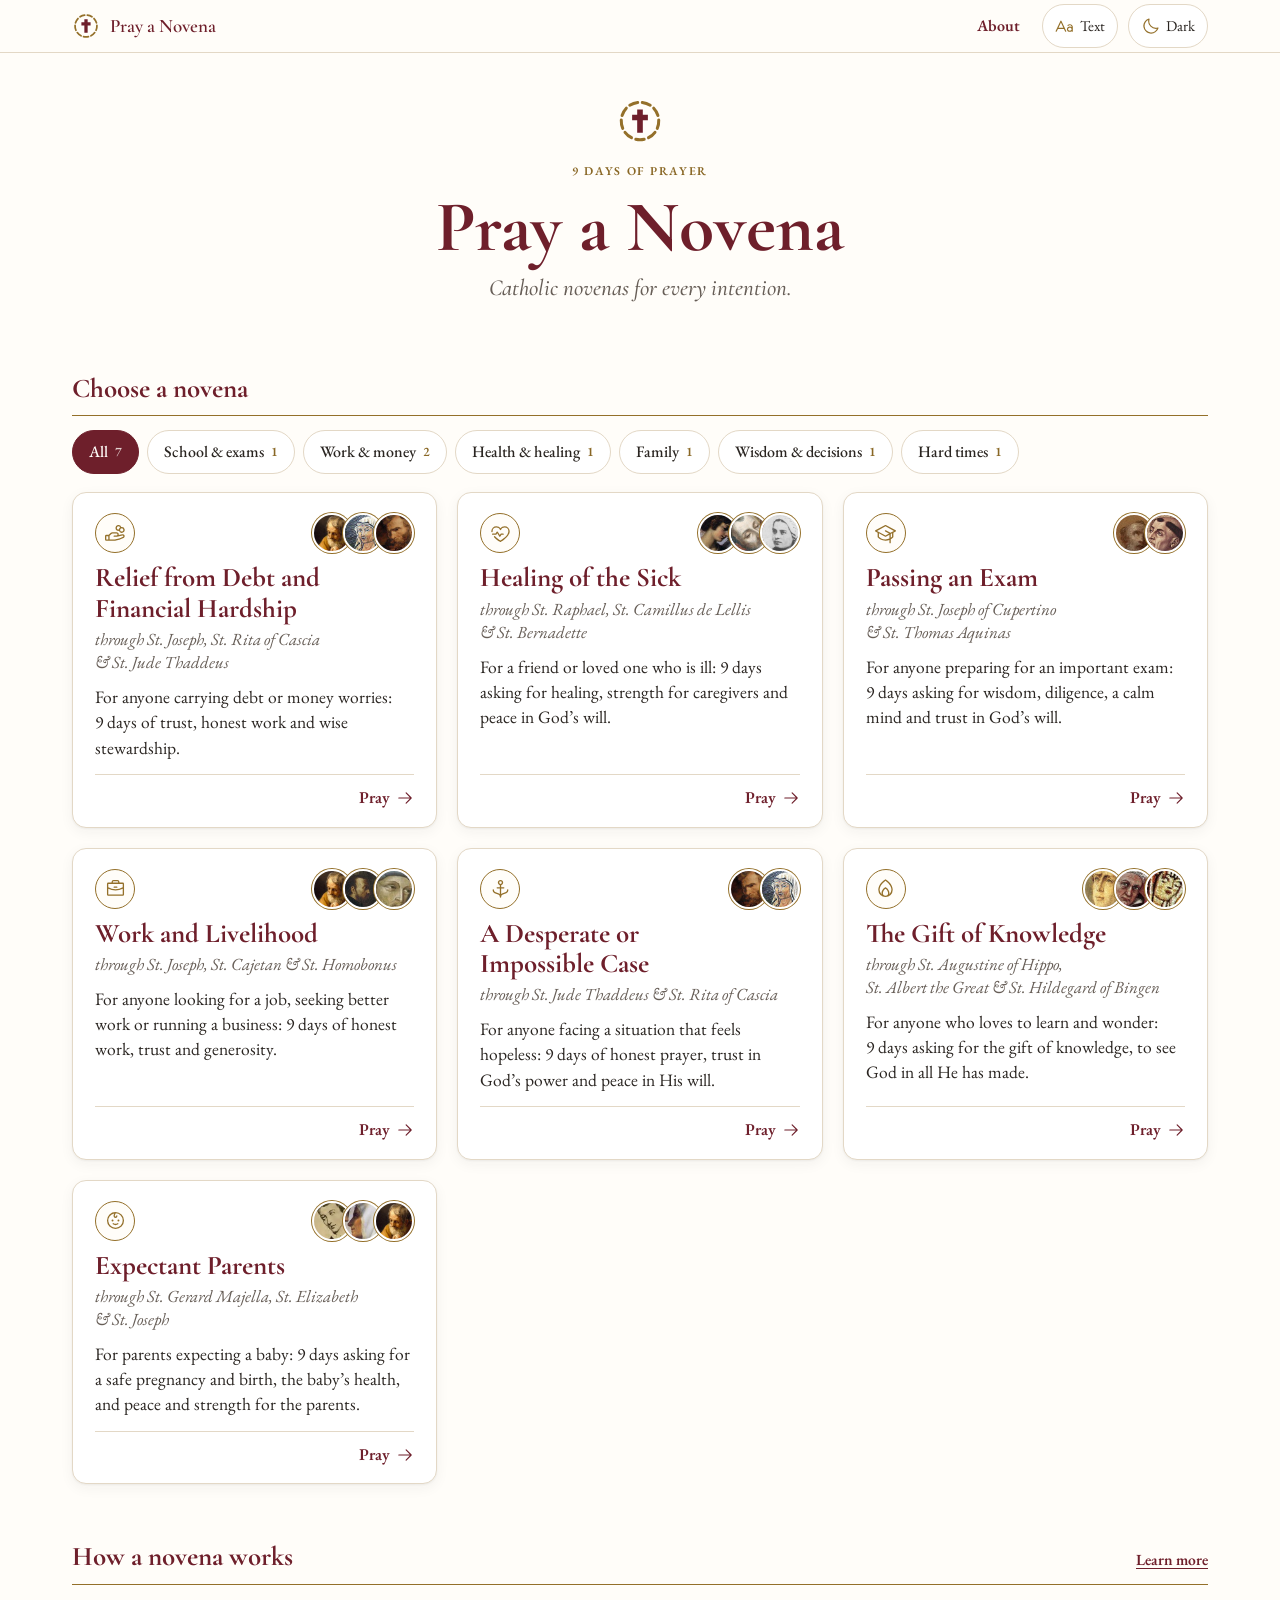
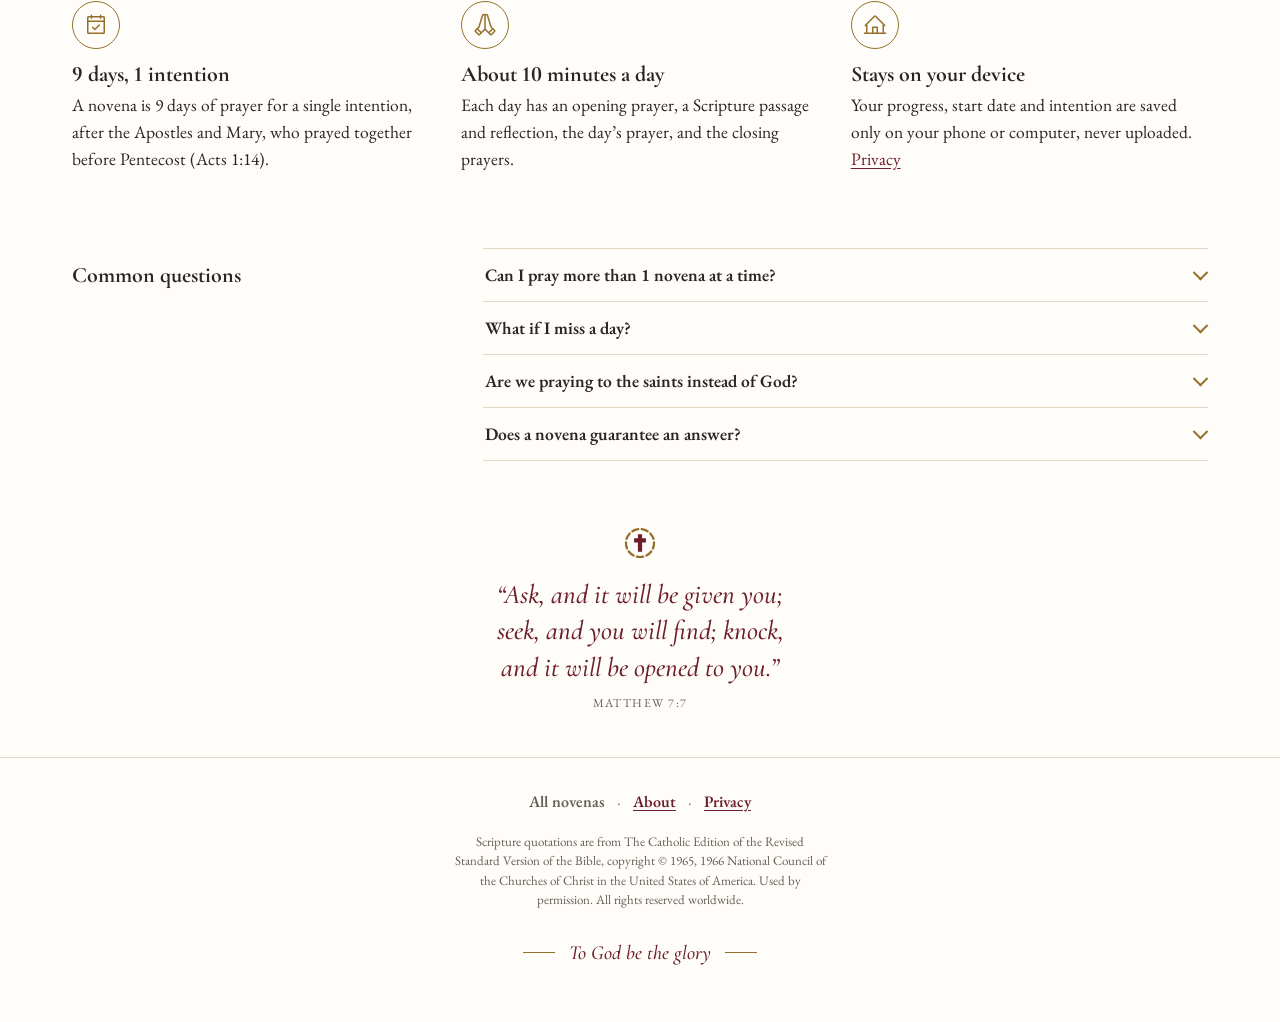
<file: site/index.html>
<!DOCTYPE html>
<html lang="en">
<head>
<meta charset="utf-8">
<meta name="viewport" content="width=device-width, initial-scale=1, viewport-fit=cover">
<title>Pray a Novena · Catholic novenas for every intention</title>
<meta name="apple-mobile-web-app-title" content="Pray a Novena">
<meta name="description" content="9-day Catholic novenas with Scripture, reflections and the prayers of the saints, on your phone or on paper.">
<meta name="theme-color" content="#FFFDF9" media="(prefers-color-scheme: light)">
<meta name="theme-color" content="#0E1524" media="(prefers-color-scheme: dark)">
<meta property="og:type" content="website">
<meta property="og:site_name" content="Pray a Novena">
<meta property="og:url" content="https://prayanovena.com/">
<meta property="og:title" content="Pray a Novena · Catholic novenas for every intention">
<meta property="og:description" content="9-day Catholic novenas with Scripture, reflections and the prayers of the saints, on your phone or on paper.">
<meta property="og:image" content="https://prayanovena.com/og.jpg?v=622653a5">
<meta property="og:image:alt" content="Pray a Novena: Catholic novenas for every intention">
<meta property="og:image:type" content="image/jpeg">
<meta property="og:image:width" content="1200"><meta property="og:image:height" content="630">
<meta name="twitter:card" content="summary_large_image">
<link rel="canonical" href="https://prayanovena.com/">
<link rel="icon" href="favicon.svg" type="image/svg+xml">
<link rel="apple-touch-icon" href="apple-touch-icon.png">
<link rel="manifest" href="manifest.webmanifest">
<link rel="preload" href="fonts/eb-garamond.woff2" as="font" type="font/woff2" crossorigin>
<link rel="preload" href="fonts/cormorant-garamond.woff2" as="font" type="font/woff2" crossorigin>
<link rel="stylesheet" href="fonts/fonts.css">
<style>
:root{
  --paper:#FFFDF9; --sheet:#FFFFFF; --ink:#2A2521; --muted:#675E57; --wine:#6E1F2B; --gold:#94702A;
  --rule:#E3D8C6; --wash:#F6F0E6; --gold-text:#896725; --rule-strong:#9C8B70;
  --display:"Cormorant Garamond","Cormorant",Garamond,"Times New Roman",serif;
  --body:"EB Garamond",Garamond,Georgia,"Times New Roman",serif;
  --scale:1;
  --card-shadow:0 1px 2px rgb(42 37 33 / .05),0 4px 14px rgb(42 37 33 / .05);
  color-scheme:light;
}
@media (prefers-color-scheme:dark){
  :root:not([data-mode="light"]){
    --paper:#0E1524; --sheet:#162036; --ink:#ECE6DA; --muted:#A7B0C2; --wine:#EBCF95; --gold:#C9A45A;
    --rule:#26324C; --wash:#1B2740; --gold-text:#D0AD66; --rule-strong:#5E6E90; --card-shadow:none; color-scheme:dark;
  }
}
:root[data-mode="dark"]{
  --paper:#0E1524; --sheet:#162036; --ink:#ECE6DA; --muted:#A7B0C2; --wine:#EBCF95; --gold:#C9A45A;
  --rule:#26324C; --wash:#1B2740; --gold-text:#D0AD66; --rule-strong:#5E6E90; --card-shadow:none; color-scheme:dark;
}
*{box-sizing:border-box}
html,body{margin:0}
html{scroll-padding-top:68px}
.skip{position:absolute;left:12px;top:-60px;z-index:20;padding:10px 16px;border-radius:999px;background:var(--wine);color:var(--paper);font-weight:600;text-decoration:none}
.skip:focus{top:8px}
body{background:var(--paper);color:var(--ink);font-family:var(--body);font-size:calc(18px * var(--scale));line-height:1.55;-webkit-font-smoothing:antialiased;font-variant-numeric:lining-nums;font-feature-settings:"lnum" 1}
a{color:var(--wine)}
svg.i{width:1em;height:1em;fill:currentColor;flex:none}
:focus-visible{outline:2px solid var(--gold);outline-offset:3px;border-radius:6px}
.wrap{max-width:680px;margin:0 auto;padding:0 20px}
.nb{white-space:nowrap}

.bar{position:sticky;top:0;z-index:5;background:var(--paper);border-bottom:1px solid var(--rule)}
.bar .wrap{position:relative;display:flex;align-items:center;gap:10px;height:52px}
.bar .mark{color:var(--wine);font-size:28px}
.bar .name{font-family:var(--display);font-weight:600;font-size:19px;color:var(--wine);flex:1}
.bar .spacer{flex:1}
.navlink{display:inline-flex;align-items:center;min-height:44px;padding:0 12px;border-radius:999px;color:var(--wine);font-weight:600;font-size:16px;text-decoration:none}
.navlink:hover{background:var(--wash)}
.h2row h2{font:inherit;color:inherit;margin:0}
.h2 .more{display:inline-flex;align-items:center;min-height:44px;margin:-10px 0;font-family:var(--body);font-size:calc(15.5px * var(--scale));font-weight:600;white-space:nowrap;text-underline-offset:3px}
.faq-h{font-family:var(--display);font-weight:700;font-size:calc(22px * var(--scale));color:var(--ink);margin:48px 0 8px}
.faq{border-top:1px solid var(--rule)}
.faq details{border-bottom:1px solid var(--rule)}
.faq summary{display:flex;align-items:center;justify-content:space-between;gap:12px;min-height:52px;padding:10px 2px;cursor:pointer;list-style:none;font-size:calc(17.5px * var(--scale));font-weight:600;color:var(--ink)}
.faq summary::-webkit-details-marker{display:none}
.faq summary::after{content:"";flex:none;width:9px;height:9px;border-right:2px solid var(--gold);border-bottom:2px solid var(--gold);transform:rotate(45deg) translate(-2px,-2px);transition:transform .15s}
.faq details[open] summary::after{transform:rotate(-135deg) translate(-2px,-2px)}
.faq summary:hover{color:var(--wine)}
.faq p{margin:0 0 14px;padding-right:24px;font-size:calc(17px * var(--scale));line-height:1.5}
.iconbtn{display:inline-flex;align-items:center;justify-content:center;gap:6px;min-width:44px;height:44px;padding:0 12px;border:1px solid var(--rule);border-radius:999px;background:var(--sheet);color:var(--ink);cursor:pointer;font:inherit;font-size:15px}
.iconbtn svg{font-size:19px;color:var(--gold)}
.iconbtn:hover{border-color:var(--gold)}
@media (max-width:600px){.bar .name{display:none}.bar .mark{font-size:30px}#themeLabel{display:none}.iconbtn{padding:0;width:44px}}

.hero{padding:28px 0 4px;text-align:center}
.cross{color:var(--wine);font-size:48px;line-height:1}
.kicker{margin:10px 0 0;font-size:calc(12px * var(--scale));letter-spacing:.14em;font-weight:600;color:var(--gold-text);text-transform:uppercase}
h1{font-family:var(--display);font-weight:700;color:var(--wine);font-size:clamp(40px,10vw,56px);line-height:1;margin:10px 0 10px}
.lede{text-wrap:balance;font-family:var(--display);font-style:italic;font-size:calc(clamp(18px,5vw,21px) * var(--scale));line-height:1.35;color:var(--muted);margin:0 auto;max-width:30ch}

.h2{display:flex;flex-wrap:wrap;align-items:baseline;justify-content:space-between;gap:4px 12px;font-family:var(--display);font-weight:700;font-size:calc(27px * var(--scale));color:var(--wine);margin:36px 0 16px;padding-bottom:6px;border-bottom:1px solid var(--gold)}

.cards{list-style:none;margin:0;padding:0;display:grid;gap:14px}
.card a{display:block;text-decoration:none;color:inherit;background:var(--sheet);border:1px solid var(--rule);border-radius:14px;padding:16px 18px 14px;box-shadow:var(--card-shadow);transition:border-color .15s,background-color .15s}
.card a:hover{border-color:var(--gold)}
.card a:active{background:var(--wash);border-color:var(--gold)}
.card.started a{border-top:3px solid var(--gold);padding-top:14px}
.card .top{display:flex;align-items:center;justify-content:space-between;gap:12px;margin-bottom:10px}
.card .ic{flex:none;width:40px;height:40px;border-radius:50%;border:1.5px solid var(--gold);color:var(--gold);display:grid;place-items:center;font-size:21px;background:var(--paper)}
.card .faces{display:flex;padding-left:9px}
.card .faces img{width:40px;height:40px;border-radius:50%;object-fit:cover;border:2px solid var(--sheet);margin-left:-9px;box-shadow:0 0 0 1px var(--gold);background:var(--wash)}
.card h3{font-family:var(--display);font-weight:700;font-size:calc(clamp(23px,6vw,27px) * var(--scale));line-height:1.12;color:var(--wine);margin:0 0 4px;text-wrap:balance}
.card .through{margin:0;font-style:italic;color:var(--muted);font-size:calc(17px * var(--scale));line-height:1.35}
.card .blurb{margin:10px 0 0;font-size:calc(17.5px * var(--scale));line-height:1.45}
.card .foot{display:flex;align-items:center;justify-content:space-between;gap:12px;margin-top:12px;padding-top:10px;border-top:1px solid var(--rule)}
.card .prog{margin:0;font-size:calc(15.5px * var(--scale));font-weight:600;letter-spacing:.02em;color:var(--gold-text)}
.card .go{margin-left:auto;display:inline-flex;align-items:center;gap:6px;font-weight:600;font-size:calc(16.5px * var(--scale));color:var(--wine);white-space:nowrap}
.card .go .i{font-size:18px}

.how{list-style:none;margin:0;padding:0;display:grid;gap:14px}
.how li{display:grid;grid-template-columns:40px 1fr;gap:12px;align-items:start;align-content:start}
.how .ic{width:40px;height:40px;border-radius:50%;border:1.5px solid var(--gold);color:var(--gold);display:grid;place-items:center;font-size:20px}
.how h3{margin:0;font-family:var(--display);font-size:calc(22px * var(--scale));font-weight:700;color:var(--ink);line-height:1.2}
.how p{margin:3px 0 0;font-size:calc(17.5px * var(--scale));color:var(--ink)}
.how p a{text-underline-offset:3px}

.close{text-align:center;padding:40px 0 4px}
.close .cross{font-size:36px}
.close blockquote{margin:10px auto 0;max-width:30ch;font-family:var(--display);font-style:italic;color:var(--wine);font-size:calc(23px * var(--scale));line-height:1.35;text-wrap:balance}
.cite{display:block;font-style:normal;font-family:var(--body);font-size:calc(12px * var(--scale));letter-spacing:.12em;color:var(--muted);margin-top:8px;text-transform:uppercase}

/* ---- site footer (shared by every page; built by tools/build.py) ---- */
.site-foot{margin-top:40px;border-top:1px solid var(--rule);text-align:center;color:var(--muted)}
.site-foot .wrap{padding-top:22px;padding-bottom:calc(56px + env(safe-area-inset-bottom))}
.foot-nav{display:flex;flex-wrap:wrap;justify-content:center;align-items:center;margin:0 0 8px}
.foot-nav a{display:inline-flex;align-items:center;min-height:44px;padding:0 12px;color:var(--wine);font-weight:600;font-size:calc(16px * var(--scale));text-underline-offset:3px}
.foot-nav a[aria-current="page"]{text-decoration:none;color:var(--muted)}
.foot-nav span{color:var(--rule-strong)}
.fnote{font-size:calc(13.5px * var(--scale));line-height:1.5;color:var(--muted);max-width:62ch;margin:0 auto 10px}
.fnote a{color:inherit;text-underline-offset:2px}
.fnote.warn{font-size:calc(15px * var(--scale));color:var(--ink)}
.fnote.credits{font-size:calc(13px * var(--scale))}
.amdg{display:flex;align-items:center;justify-content:center;gap:14px;margin:30px 0 0;font-family:var(--display);font-style:italic;font-weight:500;font-size:calc(20px * var(--scale));line-height:1.3;color:var(--wine)}
.amdg::before,.amdg::after{content:"";flex:none;width:32px;height:1px;background:var(--gold)}


/* filters: intention chips (and a search box once the library is large) */
.sr{position:absolute;width:1px;height:1px;padding:0;margin:-1px;overflow:hidden;clip:rect(0 0 0 0);white-space:nowrap;border:0}
.filters{margin:-4px 0 18px}
.chips{display:flex;gap:8px;overflow-x:auto;scroll-snap-type:x proximity;scroll-padding-inline:20px;margin:0 -20px;padding:2px 20px 6px;scrollbar-width:none;-webkit-overflow-scrolling:touch;
  -webkit-mask-image:linear-gradient(90deg,transparent 0,#000 14px,#000 calc(100% - 28px),transparent);mask-image:linear-gradient(90deg,transparent 0,#000 14px,#000 calc(100% - 28px),transparent)}
.chips::-webkit-scrollbar{display:none}
.chip{position:relative;flex:none;scroll-snap-align:start;display:inline-flex;align-items:center;gap:7px;min-height:44px;padding:0 16px;border:1px solid var(--rule);border-radius:999px;background:var(--sheet);color:var(--ink);font:inherit;font-size:calc(16px * var(--scale));font-weight:500;cursor:pointer;white-space:nowrap;transition:border-color .15s,background-color .15s,color .15s}
.chip .n{font-size:.82em;font-weight:600;color:var(--gold-text);font-variant-numeric:tabular-nums}
.chip:hover{border-color:var(--gold)}
.chip[aria-pressed="true"]{background:var(--wine);border-color:var(--wine);color:var(--paper)}
.chip[aria-pressed="true"] .n{color:inherit;opacity:.8}
.search{position:relative;margin-bottom:12px}
.search>svg{position:absolute;left:15px;top:50%;transform:translateY(-50%);font-size:20px;color:var(--gold)}
.search input{width:100%;height:50px;padding:0 48px 0 46px;border:1px solid var(--rule);border-radius:999px;background:var(--sheet);color:var(--ink);font:inherit;font-size:calc(17px * var(--scale));-webkit-appearance:none;appearance:none}
.search input::placeholder{color:var(--muted);opacity:1}
.search input:focus{outline:none;border-color:var(--gold);box-shadow:0 0 0 2px color-mix(in srgb,var(--gold) 35%,transparent)}
.search input::-webkit-search-cancel-button{display:none}
.search .clear{position:absolute;right:3px;top:50%;transform:translateY(-50%);width:44px;height:44px;border:0;border-radius:50%;background:none;color:var(--muted);cursor:pointer;display:grid;place-items:center;font-size:18px}
.search .clear[hidden]{display:none}
.card[hidden]{display:none}
.empty{margin:4px 0 0;padding:18px 20px;border:1px dashed var(--rule-strong);border-radius:14px;color:var(--muted);font-size:calc(17px * var(--scale))}
.linkbtn{border:0;background:none;padding:0;font:inherit;color:var(--wine);text-decoration:underline;text-underline-offset:3px;cursor:pointer}

/* text size popover (same as the novena pages) */
.sizer{display:none;position:absolute;right:20px;top:56px;background:var(--sheet);border:1px solid var(--rule);border-radius:12px;padding:8px;gap:6px;box-shadow:0 8px 24px rgb(0 0 0 / .12);z-index:6}
.sizer.open{display:flex}
.sizer button{min-width:48px;height:44px;border:1px solid var(--rule);border-radius:8px;background:var(--paper);cursor:pointer;font-family:var(--display);font-weight:700;color:var(--wine)}
.sizer button[aria-pressed="true"]{border-color:var(--wine);box-shadow:0 0 0 1px var(--wine) inset}
@media (max-width:600px){#sizeBtn>span{display:none}.sizer{right:16px}}
@media (hover:hover){.card a:hover{box-shadow:0 2px 4px rgb(42 37 33 / .06),0 10px 28px rgb(42 37 33 / .09)}}
@media (prefers-reduced-motion:reduce){*{transition:none!important}}

/* ---- wider screens: the same page, given room ---- */
@media (min-width:760px){
  .wrap{max-width:1080px;padding:0 32px}
  .hero{padding:56px 0 12px}
  h1{font-size:clamp(52px,6.4vw,72px)}
  .lede{font-size:23px;max-width:34ch}
  .h2{margin-top:52px}
  .cards{grid-template-columns:repeat(auto-fill,minmax(min(100%,340px),1fr));gap:20px}
  .card a{height:100%;display:flex;flex-direction:column;padding:20px 22px 16px}
  .card.started a{padding-top:18px}
  .card .blurb{margin-bottom:14px}
  .card .foot{margin-top:auto}
  .chips{flex-wrap:wrap;overflow:visible;margin:0;padding:2px 0 0;-webkit-mask-image:none;mask-image:none}
  .search{max-width:520px}
}
@media (min-width:960px){
  .how{grid-template-columns:repeat(3,1fr);gap:32px}
  .how li{grid-template-columns:1fr;gap:12px}
  .how .ic{width:48px;height:48px;font-size:24px}
  .close{padding-top:64px}
  .close blockquote{font-size:calc(27px * var(--scale));max-width:34ch}
}
/* wide screens: 3 novenas to a row, so the whole library shows at once */
@media (min-width:1200px){
  .wrap{max-width:1200px}
  .hero{padding-top:44px}
  .cards{grid-template-columns:repeat(3,1fr)}
}
/* common questions: heading on the left, answers on the right, using the full width */
@media (min-width:960px){
  .faq-block{display:grid;grid-template-columns:minmax(220px,1fr) 2fr;gap:0 48px;align-items:start;margin-top:76px}
  .faq-block .faq-h{margin:10px 0 0;max-width:none}
  .faq-block .faq{max-width:none}
}
</style>
</head>
<body>
<a class="skip" href="#listHead">Skip to the novenas</a>
<svg xmlns="http://www.w3.org/2000/svg" style="display:none" aria-hidden="true"><symbol id="i-logo" viewBox="0 0 64 64"><path fill="none" style="stroke:var(--gold,#94702A)" stroke-width="4" stroke-linecap="round" d="M35.05 7.19A25 25 0 0 1 45.62 11.03M50.28 14.95A25 25 0 0 1 55.91 24.69M56.97 30.69A25 25 0 0 1 55.01 41.77M51.97 47.05A25 25 0 0 1 43.35 54.28M37.62 56.36A25 25 0 0 1 26.38 56.36M20.65 54.28A25 25 0 0 1 12.03 47.05M8.99 41.77A25 25 0 0 1 7.03 30.69M8.09 24.69A25 25 0 0 1 13.72 14.95M18.38 11.03A25 25 0 0 1 28.95 7.19"/><path d="M28.25 16.5h7.5v7.0h6.75v7.5h-6.75v16.5h-7.5v-16.5h-6.75v-7.5h6.75z"/></symbol><symbol id="i-cross" viewBox="0 0 256 256"><path d="M200,72H160V32a16,16,0,0,0-16-16H112A16,16,0,0,0,96,32V72H56A16,16,0,0,0,40,88v32a16,16,0,0,0,16,16H96v88a16,16,0,0,0,16,16h32a16,16,0,0,0,16-16V136h40a16,16,0,0,0,16-16V88A16,16,0,0,0,200,72Zm0,48H152a8,8,0,0,0-8,8v96H112V128a8,8,0,0,0-8-8H56V88h48a8,8,0,0,0,8-8V32h32V80a8,8,0,0,0,8,8h48Z"/></symbol><symbol id="i-sun" viewBox="0 0 256 256"><path d="M120,40V16a8,8,0,0,1,16,0V40a8,8,0,0,1-16,0Zm72,88a64,64,0,1,1-64-64A64.07,64.07,0,0,1,192,128Zm-16,0a48,48,0,1,0-48,48A48.05,48.05,0,0,0,176,128ZM58.34,69.66A8,8,0,0,0,69.66,58.34l-16-16A8,8,0,0,0,42.34,53.66Zm0,116.68-16,16a8,8,0,0,0,11.32,11.32l16-16a8,8,0,0,0-11.32-11.32ZM192,72a8,8,0,0,0,5.66-2.34l16-16a8,8,0,0,0-11.32-11.32l-16,16A8,8,0,0,0,192,72Zm5.66,114.34a8,8,0,0,0-11.32,11.32l16,16a8,8,0,0,0,11.32-11.32ZM48,128a8,8,0,0,0-8-8H16a8,8,0,0,0,0,16H40A8,8,0,0,0,48,128Zm80,80a8,8,0,0,0-8,8v24a8,8,0,0,0,16,0V216A8,8,0,0,0,128,208Zm112-88H216a8,8,0,0,0,0,16h24a8,8,0,0,0,0-16Z"/></symbol><symbol id="i-moon" viewBox="0 0 256 256"><path d="M233.54,142.23a8,8,0,0,0-8-2,88.08,88.08,0,0,1-109.8-109.8,8,8,0,0,0-10-10,104.84,104.84,0,0,0-52.91,37A104,104,0,0,0,136,224a103.09,103.09,0,0,0,62.52-20.88,104.84,104.84,0,0,0,37-52.91A8,8,0,0,0,233.54,142.23ZM188.9,190.34A88,88,0,0,1,65.66,67.11a89,89,0,0,1,31.4-26A106,106,0,0,0,96,56,104.11,104.11,0,0,0,200,160a106,106,0,0,0,14.92-1.06A89,89,0,0,1,188.9,190.34Z"/></symbol><symbol id="i-text-aa" viewBox="0 0 256 256"><path d="M87.24,52.59a8,8,0,0,0-14.48,0l-64,136a8,8,0,1,0,14.48,6.81L39.9,160h80.2l16.66,35.4a8,8,0,1,0,14.48-6.81ZM47.43,144,80,74.79,112.57,144ZM200,96c-12.76,0-22.73,3.47-29.63,10.32a8,8,0,0,0,11.26,11.36c3.8-3.77,10-5.68,18.37-5.68,13.23,0,24,9,24,20v3.22A42.76,42.76,0,0,0,200,128c-22.06,0-40,16.15-40,36s17.94,36,40,36a42.73,42.73,0,0,0,24-7.25,8,8,0,0,0,16-.75V132C240,112.15,222.06,96,200,96Zm0,88c-13.23,0-24-9-24-20s10.77-20,24-20,24,9,24,20S213.23,184,200,184Z"/></symbol><symbol id="i-arrow-right" viewBox="0 0 256 256"><path d="M221.66,133.66l-72,72a8,8,0,0,1-11.32-11.32L196.69,136H40a8,8,0,0,1,0-16H196.69L138.34,61.66a8,8,0,0,1,11.32-11.32l72,72A8,8,0,0,1,221.66,133.66Z"/></symbol><symbol id="i-hands-praying" viewBox="0 0 256 256"><path d="M235.32,180l-36.24-36.25L162.62,23.46A21.76,21.76,0,0,0,128,12.93,21.76,21.76,0,0,0,93.38,23.46L56.92,143.76,20.68,180a16,16,0,0,0,0,22.62l32.69,32.69a16,16,0,0,0,22.63,0L124.28,187a40.68,40.68,0,0,0,3.72-4.29,40.68,40.68,0,0,0,3.72,4.29L180,235.32a16,16,0,0,0,22.63,0l32.69-32.69A16,16,0,0,0,235.32,180ZM64.68,224,32,191.32l12.69-12.69,32.69,32.69ZM120,158.75a23.85,23.85,0,0,1-7,17L88.68,200,56,167.32l13.65-13.66a8,8,0,0,0,2-3.34l37-122.22A5.78,5.78,0,0,1,120,29.78Zm23,17a23.85,23.85,0,0,1-7-17v-129a5.78,5.78,0,0,1,11.31-1.68l37,122.22a8,8,0,0,0,2,3.34l14.49,14.49-33.4,32ZM191.32,224l-12.56-12.57,33.39-32L224,191.32Z"/></symbol><symbol id="i-calendar-check" viewBox="0 0 256 256"><path d="M208,32H184V24a8,8,0,0,0-16,0v8H88V24a8,8,0,0,0-16,0v8H48A16,16,0,0,0,32,48V208a16,16,0,0,0,16,16H208a16,16,0,0,0,16-16V48A16,16,0,0,0,208,32ZM72,48v8a8,8,0,0,0,16,0V48h80v8a8,8,0,0,0,16,0V48h24V80H48V48ZM208,208H48V96H208V208Zm-38.34-85.66a8,8,0,0,1,0,11.32l-48,48a8,8,0,0,1-11.32,0l-24-24a8,8,0,0,1,11.32-11.32L116,164.69l42.34-42.35A8,8,0,0,1,169.66,122.34Z"/></symbol><symbol id="i-house-line" viewBox="0 0 256 256"><path d="M240,208H224V136l2.34,2.34A8,8,0,0,0,237.66,127L139.31,28.68a16,16,0,0,0-22.62,0L18.34,127a8,8,0,0,0,11.32,11.31L32,136v72H16a8,8,0,0,0,0,16H240a8,8,0,0,0,0-16ZM48,120l80-80,80,80v88H160V152a8,8,0,0,0-8-8H104a8,8,0,0,0-8,8v56H48Zm96,88H112V160h32Z"/></symbol><symbol id="i-magnifying-glass" viewBox="0 0 256 256"><path d="M229.66,218.34l-50.07-50.06a88.11,88.11,0,1,0-11.31,11.31l50.06,50.07a8,8,0,0,0,11.32-11.32ZM40,112a72,72,0,1,1,72,72A72.08,72.08,0,0,1,40,112Z"/></symbol><symbol id="i-x" viewBox="0 0 256 256"><path d="M205.66,194.34a8,8,0,0,1-11.32,11.32L128,139.31,61.66,205.66a8,8,0,0,1-11.32-11.32L116.69,128,50.34,61.66A8,8,0,0,1,61.66,50.34L128,116.69l66.34-66.35a8,8,0,0,1,11.32,11.32L139.31,128Z"/></symbol><symbol id="i-hand-coins" viewBox="0 0 256 256"><path d="M230.33,141.06a24.43,24.43,0,0,0-21.24-4.23l-41.84,9.62A28,28,0,0,0,140,112H89.94a31.82,31.82,0,0,0-22.63,9.37L44.69,144H16A16,16,0,0,0,0,160v40a16,16,0,0,0,16,16H120a7.93,7.93,0,0,0,1.94-.24l64-16a6.94,6.94,0,0,0,1.19-.4L226,182.82l.44-.2a24.6,24.6,0,0,0,3.93-41.56ZM16,160H40v40H16Zm203.43,8.21-38,16.18L119,200H56V155.31l22.63-22.62A15.86,15.86,0,0,1,89.94,128H140a12,12,0,0,1,0,24H112a8,8,0,0,0,0,16h32a8.32,8.32,0,0,0,1.79-.2l67-15.41.31-.08a8.6,8.6,0,0,1,6.3,15.9ZM164,96a36,36,0,0,0,5.9-.48,36,36,0,1,0,28.22-47A36,36,0,1,0,164,96Zm60-12a20,20,0,1,1-20-20A20,20,0,0,1,224,84ZM164,40a20,20,0,0,1,19.25,14.61,36,36,0,0,0-15,24.93A20.42,20.42,0,0,1,164,80a20,20,0,0,1,0-40Z"/></symbol><symbol id="i-heartbeat" viewBox="0 0 256 256"><path d="M72,144H32a8,8,0,0,1,0-16H67.72l13.62-20.44a8,8,0,0,1,13.32,0l25.34,38,9.34-14A8,8,0,0,1,136,128h24a8,8,0,0,1,0,16H140.28l-13.62,20.44a8,8,0,0,1-13.32,0L88,126.42l-9.34,14A8,8,0,0,1,72,144ZM178,40c-20.65,0-38.73,8.88-50,23.89C116.73,48.88,98.65,40,78,40a62.07,62.07,0,0,0-62,62c0,.75,0,1.5,0,2.25a8,8,0,1,0,16-.5c0-.58,0-1.17,0-1.75A46.06,46.06,0,0,1,78,56c19.45,0,35.78,10.36,42.6,27a8,8,0,0,0,14.8,0c6.82-16.67,23.15-27,42.6-27a46.06,46.06,0,0,1,46,46c0,53.61-77.76,102.15-96,112.8-10.83-6.31-42.63-26-66.68-52.21a8,8,0,1,0-11.8,10.82c31.17,34,72.93,56.68,74.69,57.63a8,8,0,0,0,7.58,0C136.21,228.66,240,172,240,102A62.07,62.07,0,0,0,178,40Z"/></symbol><symbol id="i-graduation-cap" viewBox="0 0 256 256"><path d="M251.76,88.94l-120-64a8,8,0,0,0-7.52,0l-120,64a8,8,0,0,0,0,14.12L32,117.87v48.42a15.91,15.91,0,0,0,4.06,10.65C49.16,191.53,78.51,216,128,216a130,130,0,0,0,48-8.76V240a8,8,0,0,0,16,0V199.51a115.63,115.63,0,0,0,27.94-22.57A15.91,15.91,0,0,0,224,166.29V117.87l27.76-14.81a8,8,0,0,0,0-14.12ZM128,200c-43.27,0-68.72-21.14-80-33.71V126.4l76.24,40.66a8,8,0,0,0,7.52,0L176,143.47v46.34C163.4,195.69,147.52,200,128,200Zm80-33.75a97.83,97.83,0,0,1-16,14.25V134.93l16-8.53ZM188,118.94l-.22-.13-56-29.87a8,8,0,0,0-7.52,14.12L171,128l-43,22.93L25,96,128,41.07,231,96Z"/></symbol><symbol id="i-briefcase" viewBox="0 0 256 256"><path d="M216,56H176V48a24,24,0,0,0-24-24H104A24,24,0,0,0,80,48v8H40A16,16,0,0,0,24,72V200a16,16,0,0,0,16,16H216a16,16,0,0,0,16-16V72A16,16,0,0,0,216,56ZM96,48a8,8,0,0,1,8-8h48a8,8,0,0,1,8,8v8H96ZM216,72v41.61A184,184,0,0,1,128,136a184.07,184.07,0,0,1-88-22.38V72Zm0,128H40V131.64A200.19,200.19,0,0,0,128,152a200.25,200.25,0,0,0,88-20.37V200ZM104,112a8,8,0,0,1,8-8h32a8,8,0,0,1,0,16H112A8,8,0,0,1,104,112Z"/></symbol><symbol id="i-anchor" viewBox="0 0 256 256"><path d="M216,136a8,8,0,0,0-8,8c0,24.69-13.77,29.64-38.1,36.28-11.36,3.1-24.12,6.6-33.9,14.34V128h32a8,8,0,0,0,0-16H136V87a32,32,0,1,0-16,0v25H88a8,8,0,0,0,0,16h32v66.62c-9.78-7.74-22.54-11.24-33.9-14.34C61.77,173.64,48,168.69,48,144a8,8,0,0,0-16,0c0,38.11,27.67,45.66,49.9,51.72C106.23,202.36,120,207.31,120,232a8,8,0,0,0,16,0c0-24.69,13.77-29.64,38.1-36.28C196.33,189.66,224,182.11,224,144A8,8,0,0,0,216,136ZM112,56a16,16,0,1,1,16,16A16,16,0,0,1,112,56Z"/></symbol><symbol id="i-flame" viewBox="0 0 256 256"><path d="M173.79,51.48a221.25,221.25,0,0,0-41.67-34.34,8,8,0,0,0-8.24,0A221.25,221.25,0,0,0,82.21,51.48C54.59,80.48,40,112.47,40,144a88,88,0,0,0,176,0C216,112.47,201.41,80.48,173.79,51.48ZM96,184c0-27.67,22.53-47.28,32-54.3,9.48,7,32,26.63,32,54.3a32,32,0,0,1-64,0Zm77.27,15.93A47.8,47.8,0,0,0,176,184c0-44-42.09-69.79-43.88-70.86a8,8,0,0,0-8.24,0C122.09,114.21,80,140,80,184a47.8,47.8,0,0,0,2.73,15.93A71.88,71.88,0,0,1,56,144c0-34.41,20.4-63.15,37.52-81.19A216.21,216.21,0,0,1,128,33.54a215.77,215.77,0,0,1,34.48,29.27C193.49,95.5,200,125,200,144A71.88,71.88,0,0,1,173.27,199.93Z"/></symbol><symbol id="i-baby" viewBox="0 0 256 256"><path d="M92,140a12,12,0,1,1,12-12A12,12,0,0,1,92,140Zm72-24a12,12,0,1,0,12,12A12,12,0,0,0,164,116Zm-12.27,45.23a45,45,0,0,1-47.46,0,8,8,0,0,0-8.54,13.54,61,61,0,0,0,64.54,0,8,8,0,0,0-8.54-13.54ZM232,128A104,104,0,1,1,128,24,104.11,104.11,0,0,1,232,128Zm-16,0a88.11,88.11,0,0,0-84.09-87.91C120.32,56.38,120,71.88,120,72a8,8,0,0,0,16,0,8,8,0,0,1,16,0,24,24,0,0,1-48,0c0-.73.13-14.3,8.46-30.63A88,88,0,1,0,216,128Z"/></symbol></svg>
<header class="bar">
  <div class="wrap">
    <svg class="i mark" aria-hidden="true" focusable="false"><use href="#i-logo"/></svg>
    <span class="name">Pray a Novena</span>
    <span class="spacer"></span>
    <a class="navlink" href="about/index.html">About</a>
    <button class="iconbtn" id="sizeBtn" type="button" aria-expanded="false" aria-controls="sizer" aria-label="Text size" title="Text size"><svg class="i" aria-hidden="true" focusable="false"><use href="#i-text-aa"/></svg><span>Text</span></button>
    <div class="sizer" id="sizer" role="group" aria-label="Text size">
      <button type="button" data-scale="1" aria-label="Normal text" style="font-size:15px">A</button>
      <button type="button" data-scale="1.15" aria-label="Larger text" style="font-size:19px">A</button>
      <button type="button" data-scale="1.35" aria-label="Largest text" style="font-size:24px">A</button>
    </div>
    <button class="iconbtn" id="themeBtn" type="button"><svg class="i" aria-hidden="true" focusable="false" id="themeIcon"><use href="#i-moon"/></svg><span id="themeLabel">Dark</span></button>
  </div>
</header>

<main class="wrap">
  <div class="hero">
    <div class="cross" aria-hidden="true"><svg class="i" aria-hidden="true" focusable="false"><use href="#i-logo"/></svg></div>
    <p class="kicker">9 days of prayer</p>
    <h1>Pray a Novena</h1>
    <p class="lede">Catholic novenas for every intention.</p>
  </div>

  <h2 class="h2" id="listHead" tabindex="-1">Choose a novena</h2>
  <div class="filters"><div class="chips" id="chips" role="group" aria-label="Filter by intention"><button type="button" class="chip" data-cat="all" aria-pressed="true">All<span class="n"><span class="sr">, </span>7<span class="sr"> novenas</span></span></button><button type="button" class="chip" data-cat="exams-school" aria-pressed="false">School &amp; exams<span class="n"><span class="sr">, </span>1<span class="sr"> novenas</span></span></button><button type="button" class="chip" data-cat="work-money" aria-pressed="false">Work &amp; money<span class="n"><span class="sr">, </span>2<span class="sr"> novenas</span></span></button><button type="button" class="chip" data-cat="healing" aria-pressed="false">Health &amp; healing<span class="n"><span class="sr">, </span>1<span class="sr"> novenas</span></span></button><button type="button" class="chip" data-cat="family" aria-pressed="false">Family<span class="n"><span class="sr">, </span>1<span class="sr"> novenas</span></span></button><button type="button" class="chip" data-cat="decisions-growth" aria-pressed="false">Wisdom &amp; decisions<span class="n"><span class="sr">, </span>1<span class="sr"> novenas</span></span></button><button type="button" class="chip" data-cat="hard-times" aria-pressed="false">Hard times<span class="n"><span class="sr">, </span>1<span class="sr"> novenas</span></span></button></div></div>
  <p class="sr" id="filterStatus" role="status" aria-live="polite"></p>
  <ul class="cards" id="cards" aria-labelledby="listHead">
<li class="card" data-key="novena-relief-from-debt" data-cat="work-money" data-search="relief from debt and financial hardship novena for relief from debt and financial hardship for anyone carrying debt or money worries: 9 days of trust, honest work and wise stewardship. work &amp; money st. joseph st. rita of cascia st. jude thaddeus mary, help of christians st. joseph st. rita of cascia st. jude thaddeus debt money bills loan utang pera financial hardship bayarin st. joseph st. jude st. rita"><a href="relief-from-debt/index.html" aria-labelledby="t-relief-from-debt p-relief-from-debt"><div class="top"><span class="ic" aria-hidden="true"><svg class="i"><use href="#i-hand-coins"/></svg></span><div class="faces" aria-hidden="true"><img src="relief-from-debt/img/joseph_face.jpg" alt="" width="36" height="36"><img src="relief-from-debt/img/rita_face.jpg" alt="" width="36" height="36"><img src="relief-from-debt/img/jude_face.jpg" alt="" width="36" height="36"></div></div><h3 id="t-relief-from-debt">Relief from Debt and Financial Hardship</h3><p class="through">through <span class="nb">St. Joseph</span>, <span class="nb">St. Rita of Cascia</span> &amp;&nbsp;<span class="nb">St. Jude Thaddeus</span></p><p class="blurb">For anyone carrying debt or money worries: 9&nbsp;days of trust, honest work and wise stewardship.</p><div class="foot"><p class="prog" id="p-relief-from-debt"></p><span class="go" aria-hidden="true"><span>Pray</span><svg class="i"><use href="#i-arrow-right"/></svg></span></div></a></li>
<li class="card" data-key="novena-healing" data-cat="healing" data-search="healing of the sick novena for the healing of the sick for a friend or loved one who is ill: 9 days asking for healing, strength for caregivers and peace in god&#x27;s will. health &amp; healing st. raphael st. camillus de lellis st. bernadette our lady of lourdes st. raphael st. camillus de lellis st. bernadette healing sick illness sickness surgery hospital cancer recovery sakit paggaling gamot st. raphael lourdes"><a href="healing/index.html" aria-labelledby="t-healing p-healing"><div class="top"><span class="ic" aria-hidden="true"><svg class="i"><use href="#i-heartbeat"/></svg></span><div class="faces" aria-hidden="true"><img src="healing/img/raphael_face.jpg" alt="" width="36" height="36"><img src="healing/img/camillus_face.jpg" alt="" width="36" height="36"><img src="healing/img/bernadette_face.jpg" alt="" width="36" height="36"></div></div><h3 id="t-healing">Healing of the Sick</h3><p class="through">through <span class="nb">St. Raphael</span>, <span class="nb">St. Camillus de Lellis</span> &amp;&nbsp;<span class="nb">St. Bernadette</span></p><p class="blurb">For a friend or loved one who is ill: 9&nbsp;days asking for healing, strength for caregivers and peace in God’s will.</p><div class="foot"><p class="prog" id="p-healing"></p><span class="go" aria-hidden="true"><span>Pray</span><svg class="i"><use href="#i-arrow-right"/></svg></span></div></a></li>
<li class="card" data-key="novena-passing-an-exam" data-cat="exams-school" data-search="passing an exam novena for passing an exam for anyone preparing for an important exam: 9 days asking for wisdom, diligence, a calm mind and trust in god&#x27;s will. school &amp; exams st. joseph of cupertino st. thomas aquinas our lady, seat of wisdom st. joseph of cupertino st. thomas aquinas exam board exam licensure exam bar exam entrance exam students studying school year pagsusulit eksamen estudyante wisdom"><a href="passing-an-exam/index.html" aria-labelledby="t-passing-an-exam p-passing-an-exam"><div class="top"><span class="ic" aria-hidden="true"><svg class="i"><use href="#i-graduation-cap"/></svg></span><div class="faces" aria-hidden="true"><img src="passing-an-exam/img/cupertino_face.jpg" alt="" width="36" height="36"><img src="passing-an-exam/img/aquinas_face.jpg" alt="" width="36" height="36"></div></div><h3 id="t-passing-an-exam">Passing an Exam</h3><p class="through">through <span class="nb">St. Joseph of Cupertino</span> &amp;&nbsp;<span class="nb">St. Thomas Aquinas</span></p><p class="blurb">For anyone preparing for an important exam: 9&nbsp;days asking for wisdom, diligence, a calm mind and trust in God’s will.</p><div class="foot"><p class="prog" id="p-passing-an-exam"></p><span class="go" aria-hidden="true"><span>Pray</span><svg class="i"><use href="#i-arrow-right"/></svg></span></div></a></li>
<li class="card" data-key="novena-work-and-livelihood" data-cat="work-money" data-search="work and livelihood novena for work and livelihood for anyone looking for a job, seeking better work or running a business: 9 days of honest work, trust and generosity. work &amp; money st. joseph st. cajetan st. homobonus our mother of perpetual help st. joseph st. cajetan st. homobonus job work trabaho hanapbuhay kabuhayan negosyo job search unemployed business livelihood career st. joseph the worker"><a href="work-and-livelihood/index.html" aria-labelledby="t-work-and-livelihood p-work-and-livelihood"><div class="top"><span class="ic" aria-hidden="true"><svg class="i"><use href="#i-briefcase"/></svg></span><div class="faces" aria-hidden="true"><img src="work-and-livelihood/img/joseph_face.jpg" alt="" width="36" height="36"><img src="work-and-livelihood/img/cajetan_face.jpg" alt="" width="36" height="36"><img src="work-and-livelihood/img/homobonus_face.jpg" alt="" width="36" height="36"></div></div><h3 id="t-work-and-livelihood">Work and Livelihood</h3><p class="through">through <span class="nb">St. Joseph</span>, <span class="nb">St. Cajetan</span> &amp;&nbsp;<span class="nb">St. Homobonus</span></p><p class="blurb">For anyone looking for a job, seeking better work or running a business: 9&nbsp;days of honest work, trust and generosity.</p><div class="foot"><p class="prog" id="p-work-and-livelihood"></p><span class="go" aria-hidden="true"><span>Pray</span><svg class="i"><use href="#i-arrow-right"/></svg></span></div></a></li>
<li class="card" data-key="novena-impossible-cases" data-cat="hard-times" data-search="a desperate or impossible case novena for a desperate or impossible case for anyone facing a situation that feels hopeless: 9 days of honest prayer, trust in god&#x27;s power and peace in his will. hard times st. jude thaddeus st. rita of cascia our lady, undoer of knots st. jude thaddeus st. rita of cascia impossible case desperate case hopeless situation lost cause st. jude st. rita undoer of knots broken relationship family problem pag-asa problema kawalan ng pag-asa"><a href="impossible-cases/index.html" aria-labelledby="t-impossible-cases p-impossible-cases"><div class="top"><span class="ic" aria-hidden="true"><svg class="i"><use href="#i-anchor"/></svg></span><div class="faces" aria-hidden="true"><img src="impossible-cases/img/jude_face.jpg" alt="" width="36" height="36"><img src="impossible-cases/img/rita_face.jpg" alt="" width="36" height="36"></div></div><h3 id="t-impossible-cases">A Desperate or Impossible Case</h3><p class="through">through <span class="nb">St. Jude Thaddeus</span> &amp;&nbsp;<span class="nb">St. Rita of Cascia</span></p><p class="blurb">For anyone facing a situation that feels hopeless: 9&nbsp;days of honest prayer, trust in God’s power and peace in His will.</p><div class="foot"><p class="prog" id="p-impossible-cases"></p><span class="go" aria-hidden="true"><span>Pray</span><svg class="i"><use href="#i-arrow-right"/></svg></span></div></a></li>
<li class="card" data-key="novena-gift-of-knowledge" data-cat="decisions-growth" data-search="the gift of knowledge novena for the gift of knowledge for anyone who loves to learn and wonder: 9 days asking for the gift of knowledge, to see god in all he has made. wisdom &amp; decisions st. augustine of hippo st. albert the great st. hildegard of bingen our lady of good counsel st. augustine of hippo st. albert the great st. hildegard of bingen knowledge gift of knowledge kaalaman science wisdom understanding gifts of the holy spirit holy spirit creation faith and science mysticism contemplation seeker karunungan pag-unawa espiritu santo"><a href="gift-of-knowledge/index.html" aria-labelledby="t-gift-of-knowledge p-gift-of-knowledge"><div class="top"><span class="ic" aria-hidden="true"><svg class="i"><use href="#i-flame"/></svg></span><div class="faces" aria-hidden="true"><img src="gift-of-knowledge/img/augustine_face.jpg" alt="" width="36" height="36"><img src="gift-of-knowledge/img/albert_face.jpg" alt="" width="36" height="36"><img src="gift-of-knowledge/img/hildegard_face.jpg" alt="" width="36" height="36"></div></div><h3 id="t-gift-of-knowledge">The Gift of Knowledge</h3><p class="through">through <span class="nb">St. Augustine of Hippo</span>, <span class="nb">St. Albert the Great</span> &amp;&nbsp;<span class="nb">St. Hildegard of Bingen</span></p><p class="blurb">For anyone who loves to learn and wonder: 9&nbsp;days asking for the gift of knowledge, to see God in all He has made.</p><div class="foot"><p class="prog" id="p-gift-of-knowledge"></p><span class="go" aria-hidden="true"><span>Pray</span><svg class="i"><use href="#i-arrow-right"/></svg></span></div></a></li>
<li class="card" data-key="novena-expectant-parents" data-cat="family" data-search="expectant parents novena for expectant parents for parents expecting a baby: 9 days asking for a safe pregnancy and birth, the baby&#x27;s health, and peace and strength for the parents. family st. gerard majella st. elizabeth st. joseph our lady of the visitation st. gerard majella st. elizabeth st. joseph pregnancy pregnant expecting baby unborn birth childbirth labor delivery mother father parents buntis nagdadalang-tao panganganak sanggol st. gerard majella visitation"><a href="expectant-parents/index.html" aria-labelledby="t-expectant-parents p-expectant-parents"><div class="top"><span class="ic" aria-hidden="true"><svg class="i"><use href="#i-baby"/></svg></span><div class="faces" aria-hidden="true"><img src="expectant-parents/img/gerard_face.jpg" alt="" width="36" height="36"><img src="expectant-parents/img/elizabeth_face.jpg" alt="" width="36" height="36"><img src="expectant-parents/img/joseph_face.jpg" alt="" width="36" height="36"></div></div><h3 id="t-expectant-parents">Expectant Parents</h3><p class="through">through <span class="nb">St. Gerard Majella</span>, <span class="nb">St. Elizabeth</span> &amp;&nbsp;<span class="nb">St. Joseph</span></p><p class="blurb">For parents expecting a baby: 9&nbsp;days asking for a safe pregnancy and birth, the baby’s health, and peace and strength for the parents.</p><div class="foot"><p class="prog" id="p-expectant-parents"></p><span class="go" aria-hidden="true"><span>Pray</span><svg class="i"><use href="#i-arrow-right"/></svg></span></div></a></li>
  </ul>
  <p class="empty" id="empty" hidden>No novena matches “<span id="emptyQ"></span>”. Try another word, like a saint’s name or what you are praying for. <button type="button" class="linkbtn" id="showAll">Show all novenas</button></p>

  <div class="h2 h2row"><h2>How a novena works</h2><a class="more" href="about/index.html">Learn more</a></div>
  <ul class="how">
    <li><span class="ic" aria-hidden="true"><svg class="i"><use href="#i-calendar-check"/></svg></span><div><h3>9&nbsp;days, 1&nbsp;intention</h3><p>A novena is 9&nbsp;days of prayer for a single intention, after the Apostles and Mary, who prayed together before Pentecost (Acts 1:14).</p></div></li>
    <li><span class="ic" aria-hidden="true"><svg class="i"><use href="#i-hands-praying"/></svg></span><div><h3>About 10&nbsp;minutes a day</h3><p>Each day has an opening prayer, a Scripture passage and reflection, the day’s prayer, and the closing prayers.</p></div></li>
    <li><span class="ic" aria-hidden="true"><svg class="i"><use href="#i-house-line"/></svg></span><div><h3>Stays on your device</h3><p>Your progress, start date and intention are saved only on your phone or computer, never uploaded. <a href="privacy/index.html">Privacy</a></p></div></li>
  </ul>

  <section class="faq-block" aria-labelledby="faqHead">
  <h3 class="faq-h" id="faqHead">Common questions</h3>
  <div class="faq">
    <details><summary>Can I pray more than 1 novena at a time?</summary><p>Yes. You can pray 2&nbsp;novenas side by side, say one for healing and one for finances, and each keeps its own progress here. Keep to what you can pray with attention. Or pray one novena and bring both intentions to it.</p></details>
    <details><summary>What if I miss a day?</summary><p>Simply pick up where you left off. A novena is a devotion, not a test.</p></details>
    <details><summary>Are we praying to the saints instead of God?</summary><p>No. We worship God alone. When we pray to a saint, we are asking that saint to pray for us, the way we ask a friend, because the saints are alive with God. <a href="about/index.html#saints">Why we ask the saints</a></p></details>
    <details><summary>Does a novena guarantee an answer?</summary><p>No novena comes with a guarantee. We bring our intention to God and trust His answer, which may be yes, not yet, or a grace we did not expect.</p></details>
  </div>
  </section>

  <div class="close">
    <div class="cross" aria-hidden="true"><svg class="i" aria-hidden="true" focusable="false"><use href="#i-logo"/></svg></div>
    <blockquote>“Ask, and it will be given you; seek, and you will find; knock, and it will be opened to you.”</blockquote>
    <span class="cite">Matthew 7:7</span>
  </div>
</main>
<footer class="site-foot">
  <div class="wrap">
    <nav class="foot-nav" aria-label="Site"><a href="index.html" aria-current="page">All novenas</a><span aria-hidden="true">·</span><a href="about/index.html">About</a><span aria-hidden="true">·</span><a href="privacy/index.html">Privacy</a></nav>
    <p class="fnote" id="offlineNote" hidden>Saved on this device, so it opens even without signal.</p>
    <p class="fnote credits">Scripture quotations are from The Catholic Edition of the Revised Standard Version of the Bible, copyright © 1965, 1966 National Council of the Churches of Christ in the United States of America. Used by permission. All rights reserved worldwide.</p>
    <p class="amdg">To God be the glory</p>
  </div>
</footer>
<script>
(function(){
  var root = document.documentElement, MODEKEY = "novenas-mode", SCALEKEY = "novenas-scale";
  var mem = {};
  function get(k){ try{ return localStorage.getItem(k); }catch(e){ return mem[k] || null; } }
  function set(k, v){ mem[k] = v; try{ localStorage.setItem(k, v); }catch(e){} }
  function isDark(){ try{ return getComputedStyle(root).colorScheme.indexOf("dark") >= 0; }catch(e){ return false; } }
  /* text size, shared with every novena page */
  var sizeBtns = [].slice.call(document.querySelectorAll("#sizer button")), sizer = document.getElementById("sizer"), sizeBtn = document.getElementById("sizeBtn");
  function paintScale(){
    var sc = parseFloat(get(SCALEKEY)); if ([1, 1.15, 1.35].indexOf(sc) < 0) sc = 1;
    root.style.setProperty("--scale", sc);
    sizeBtns.forEach(function(b){ b.setAttribute("aria-pressed", String(+b.getAttribute("data-scale") === sc)); });
  }
  function closeSizer(){ sizer.classList.remove("open"); sizeBtn.setAttribute("aria-expanded", "false"); }
  sizeBtn.addEventListener("click", function(e){ e.stopPropagation(); sizeBtn.setAttribute("aria-expanded", String(sizer.classList.toggle("open"))); });
  sizeBtns.forEach(function(b){ b.addEventListener("click", function(e){ e.stopPropagation(); set(SCALEKEY, b.getAttribute("data-scale")); paintScale(); }); });
  document.addEventListener("click", closeSizer);
  document.addEventListener("focusin", function(e){ if (e.target !== sizeBtn && !sizer.contains(e.target)) closeSizer(); });
  document.addEventListener("keydown", function(e){ if (e.key === "Escape" && sizer.classList.contains("open")){ closeSizer(); sizeBtn.focus(); } });
  paintScale();
  function paint(){
    var m = get(MODEKEY); if (m) root.setAttribute("data-mode", m); else root.removeAttribute("data-mode");
    var d = isDark();
    document.getElementById("themeIcon").firstElementChild.setAttribute("href", d ? "#i-sun" : "#i-moon");
    document.getElementById("themeLabel").textContent = d ? "Light" : "Dark";
    document.getElementById("themeBtn").setAttribute("aria-label", d ? "Switch to light mode" : "Switch to dark mode");
    [].forEach.call(document.querySelectorAll('meta[name="theme-color"]'), function(m){ m.setAttribute("content", d ? "#0E1524" : "#FFFDF9"); });
  }
  document.getElementById("themeBtn").addEventListener("click", function(){
    var next = isDark() ? "light" : "dark";
    set(MODEKEY, next);
    paint();
  });
  if (window.matchMedia){ var mq = matchMedia("(prefers-color-scheme: dark)"); if (mq.addEventListener) mq.addEventListener("change", paint); }
  paint();

  /* filters: intention chips (+ search box when present). The chip is kept in the address (#work-money) so it can be shared. */
  var cards = [].slice.call(document.querySelectorAll(".card")), chips = [].slice.call(document.querySelectorAll(".chip")),
      q = document.getElementById("q"), qClear = document.getElementById("qClear"), status = document.getElementById("filterStatus"),
      empty = document.getElementById("empty"), cat = "all";
  function norm(t){ return (t || "").toLowerCase().replace(/[\u2019']/g, "'").normalize("NFD").replace(/[\u0300-\u036f]/g, "").trim(); }
  function apply(announce){
    var words = q ? norm(q.value).split(/\s+/).filter(Boolean) : [], shown = 0;
    cards.forEach(function(c){
      var hay = norm(c.getAttribute("data-search"));
      var ok = (cat === "all" || c.getAttribute("data-cat") === cat) && words.every(function(w){ return hay.indexOf(w) >= 0; });
      c.hidden = !ok; if (ok) shown++;
    });
    chips.forEach(function(b){ b.setAttribute("aria-pressed", String(b.getAttribute("data-cat") === cat)); });
    if (qClear) qClear.hidden = !(q && q.value);
    if (empty){ empty.hidden = shown > 0; document.getElementById("emptyQ").textContent = q ? q.value : ""; }
    if (status && announce){
      var label = cat === "all" ? "" : " for " + (document.querySelector('.chip[data-cat="' + cat + '"]').firstChild.textContent);
      status.textContent = shown === 1 ? "1 novena" + label : shown + " novenas" + label;
    }
  }
  function setCat(c, announce){
    cat = chips.some(function(b){ return b.getAttribute("data-cat") === c; }) ? c : "all";
    try{ history.replaceState(null, "", cat === "all" ? location.pathname + location.search : "#" + cat); }catch(e){}
    apply(announce);
  }
  chips.forEach(function(b){ b.addEventListener("click", function(){
    setCat(b.getAttribute("data-cat"), true);
    try{ b.scrollIntoView({block:"nearest", inline:"center", behavior: matchMedia("(prefers-reduced-motion: reduce)").matches ? "auto" : "smooth"}); }catch(e){}
  }); });
  if (q){
    q.addEventListener("input", function(){ apply(true); });
    q.addEventListener("keydown", function(e){ if (e.key === "Escape" && q.value){ q.value = ""; apply(true); } });
    qClear.addEventListener("click", function(){ q.value = ""; apply(true); q.focus(); });
  }
  var showAll = document.getElementById("showAll");
  if (showAll) showAll.addEventListener("click", function(){ if (q) q.value = ""; setCat("all", true); });
  if (chips.length && location.hash.length > 1){
    setCat(location.hash.slice(1), false);
    var on = document.querySelector('.chip[aria-pressed="true"]'); if (on && on.scrollIntoView) on.scrollIntoView({block:"nearest", inline:"nearest"});
  } else if (q && q.value) apply(false);

  /* show where each novena stands, from what that novena saved on this phone */
  function today(){ var d = new Date(); d.setMinutes(d.getMinutes() - d.getTimezoneOffset()); return d.toISOString().slice(0,10); }
  function fmt(iso){ try{ return new Date(iso + "T00:00:00").toLocaleDateString("en-US", {weekday:"short", month:"short", day:"numeric"}); }catch(e){ return iso; } }
  var started = [];
  [].forEach.call(document.querySelectorAll(".card"), function(c){
    var s = null; try{ s = JSON.parse(get(c.getAttribute("data-key")) || "null"); }catch(e){}
    var p = c.querySelector(".prog"), go = c.querySelector(".go span");
    if (!s || !p) return;
    var list = Array.isArray(s.done) ? s.done : [], done = list.length, n = null, next = 9;
    for (var k = 1; k <= 9; k++){ if (list.indexOf(k) < 0){ next = k; break; } }
    if (s.start){ n = Math.round((new Date(today() + "T00:00:00") - new Date(s.start + "T00:00:00")) / 86400000) + 1; }
    if (done >= 9){ p.textContent = "All 9 days prayed"; go.textContent = "Pray again"; return; }
    if (n !== null && n > 9 && done === 0) return;
    if (n !== null && n < 1){ p.textContent = "Begins " + fmt(s.start); return; }
    if (done === 0 && n === null) return;
    c.classList.add("started");
    started.push(c);
    var day = n !== null && n >= 1 && n <= 9 ? n : next;   /* the novena page opens this day */
    p.textContent = done ? done + " of 9 prayed" : "Day " + n + " today";
    go.textContent = list.indexOf(day) >= 0 ? "Done for today" : (done ? "Continue Day " : "Pray Day ") + day;
  });
  /* novenas in progress come first, so a returning visitor finds theirs at once */
  var ul = document.getElementById("cards");
  started.reverse().forEach(function(c){ ul.insertBefore(c, ul.firstChild); });
})();
</script>
<script>
if ("serviceWorker" in navigator && window.isSecureContext){
  try{ navigator.serviceWorker.register("sw.js").then(function(){ return navigator.serviceWorker.ready; }).then(function(){ var n = document.getElementById("offlineNote"); if (n) n.hidden = false; }).catch(function(){}); }catch(e){}
}
</script>
</body>
</html>
</file>
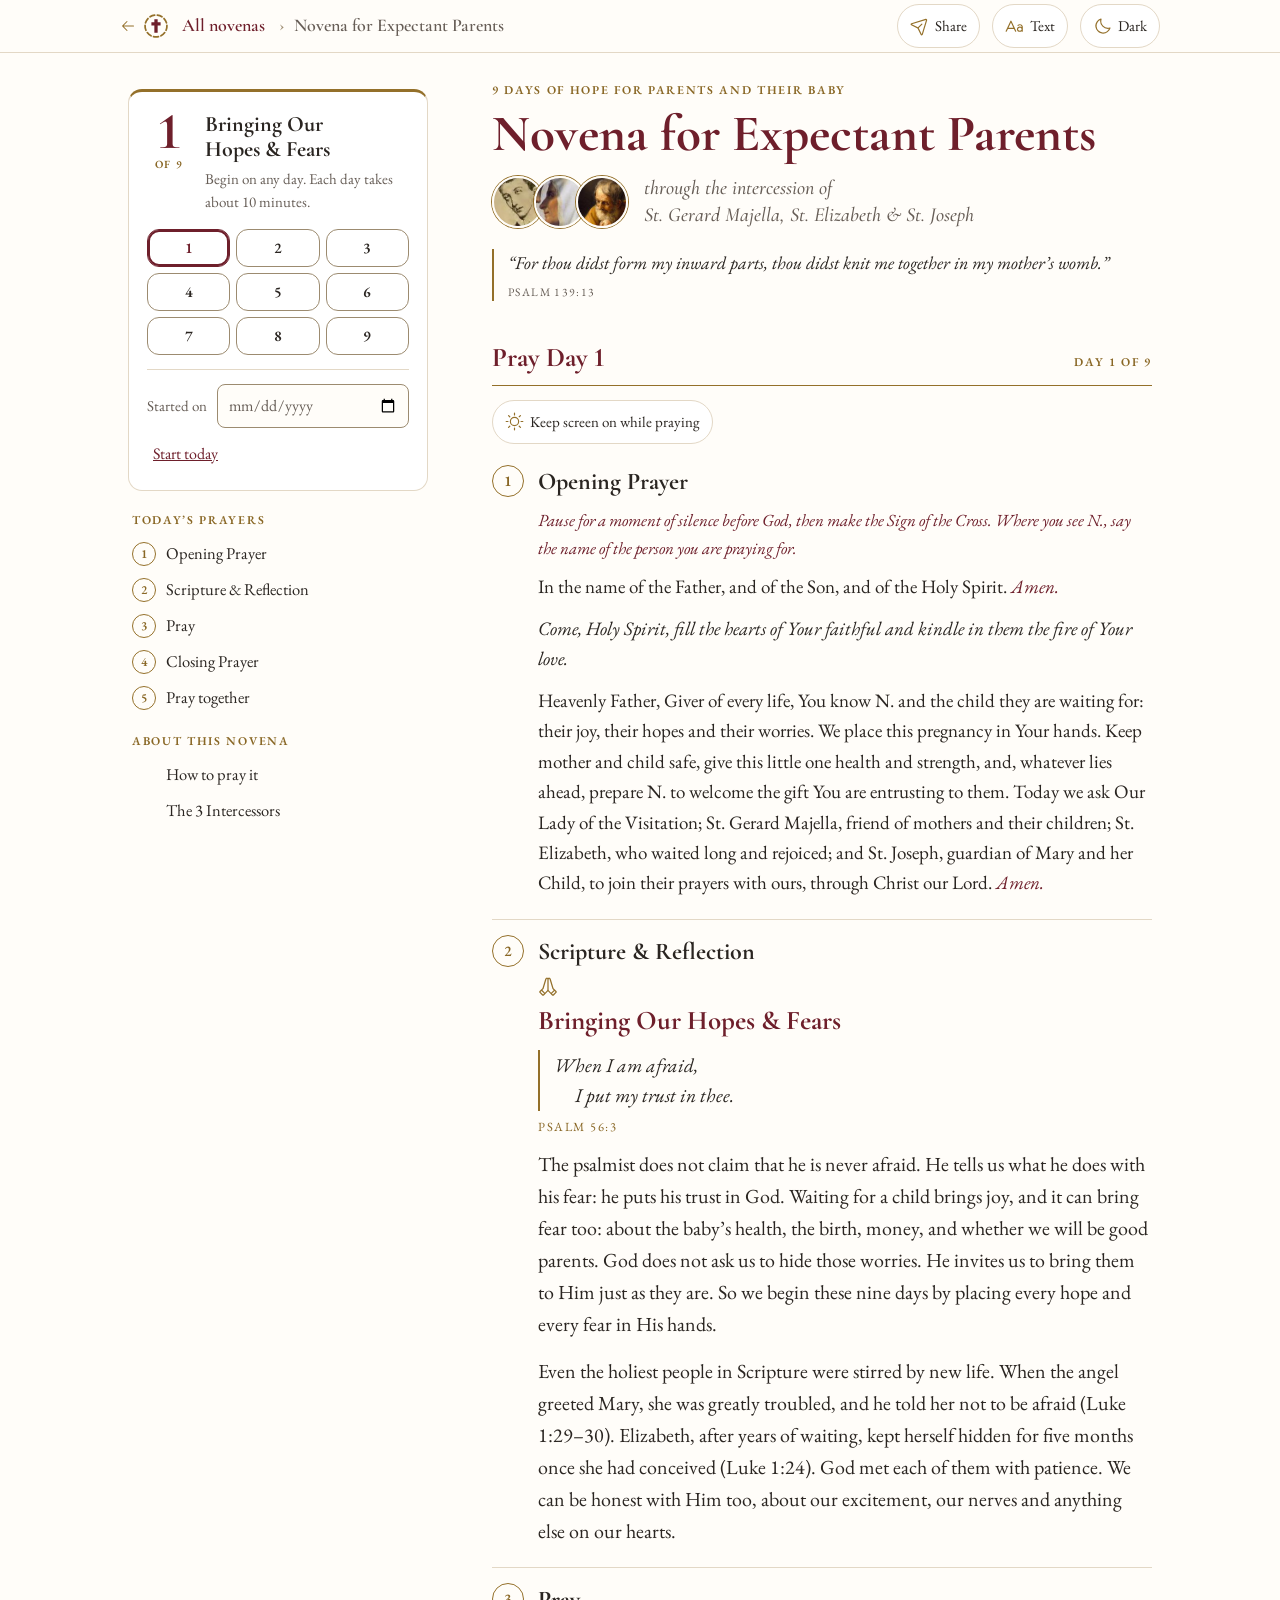
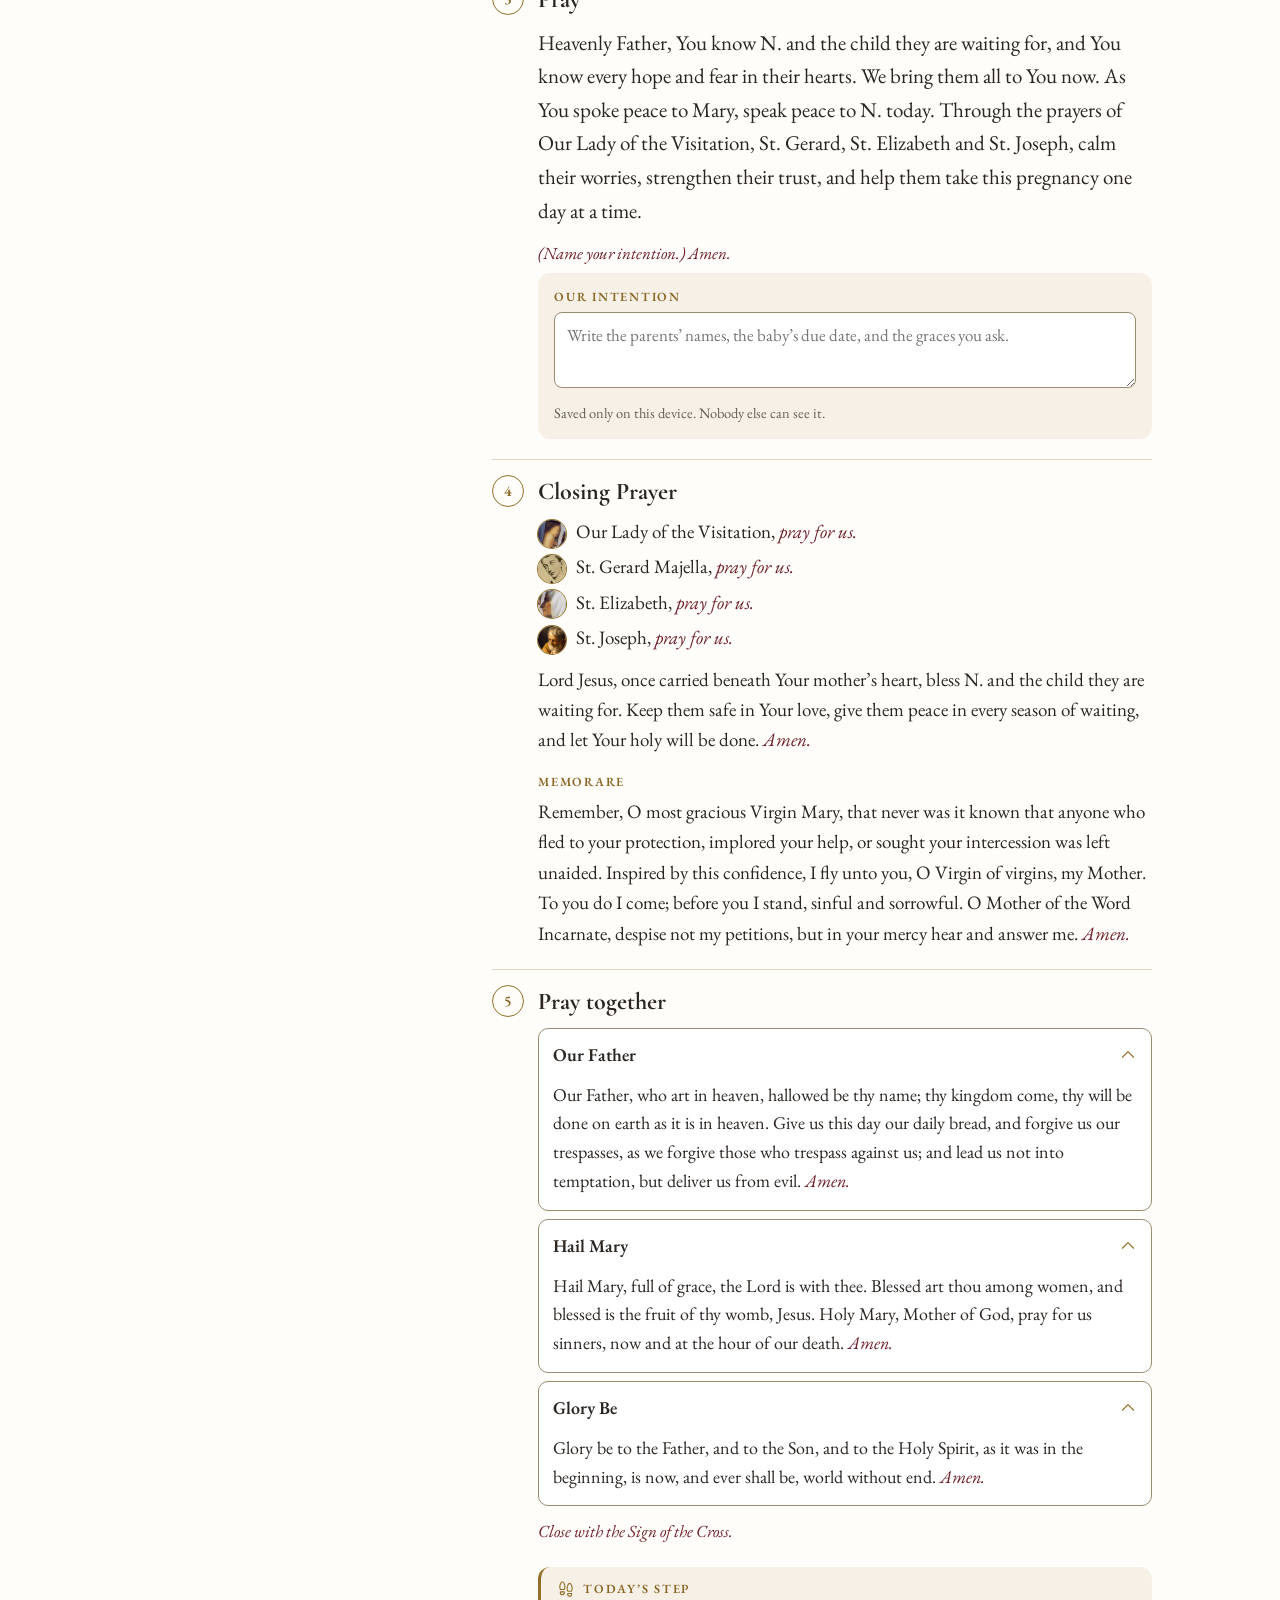
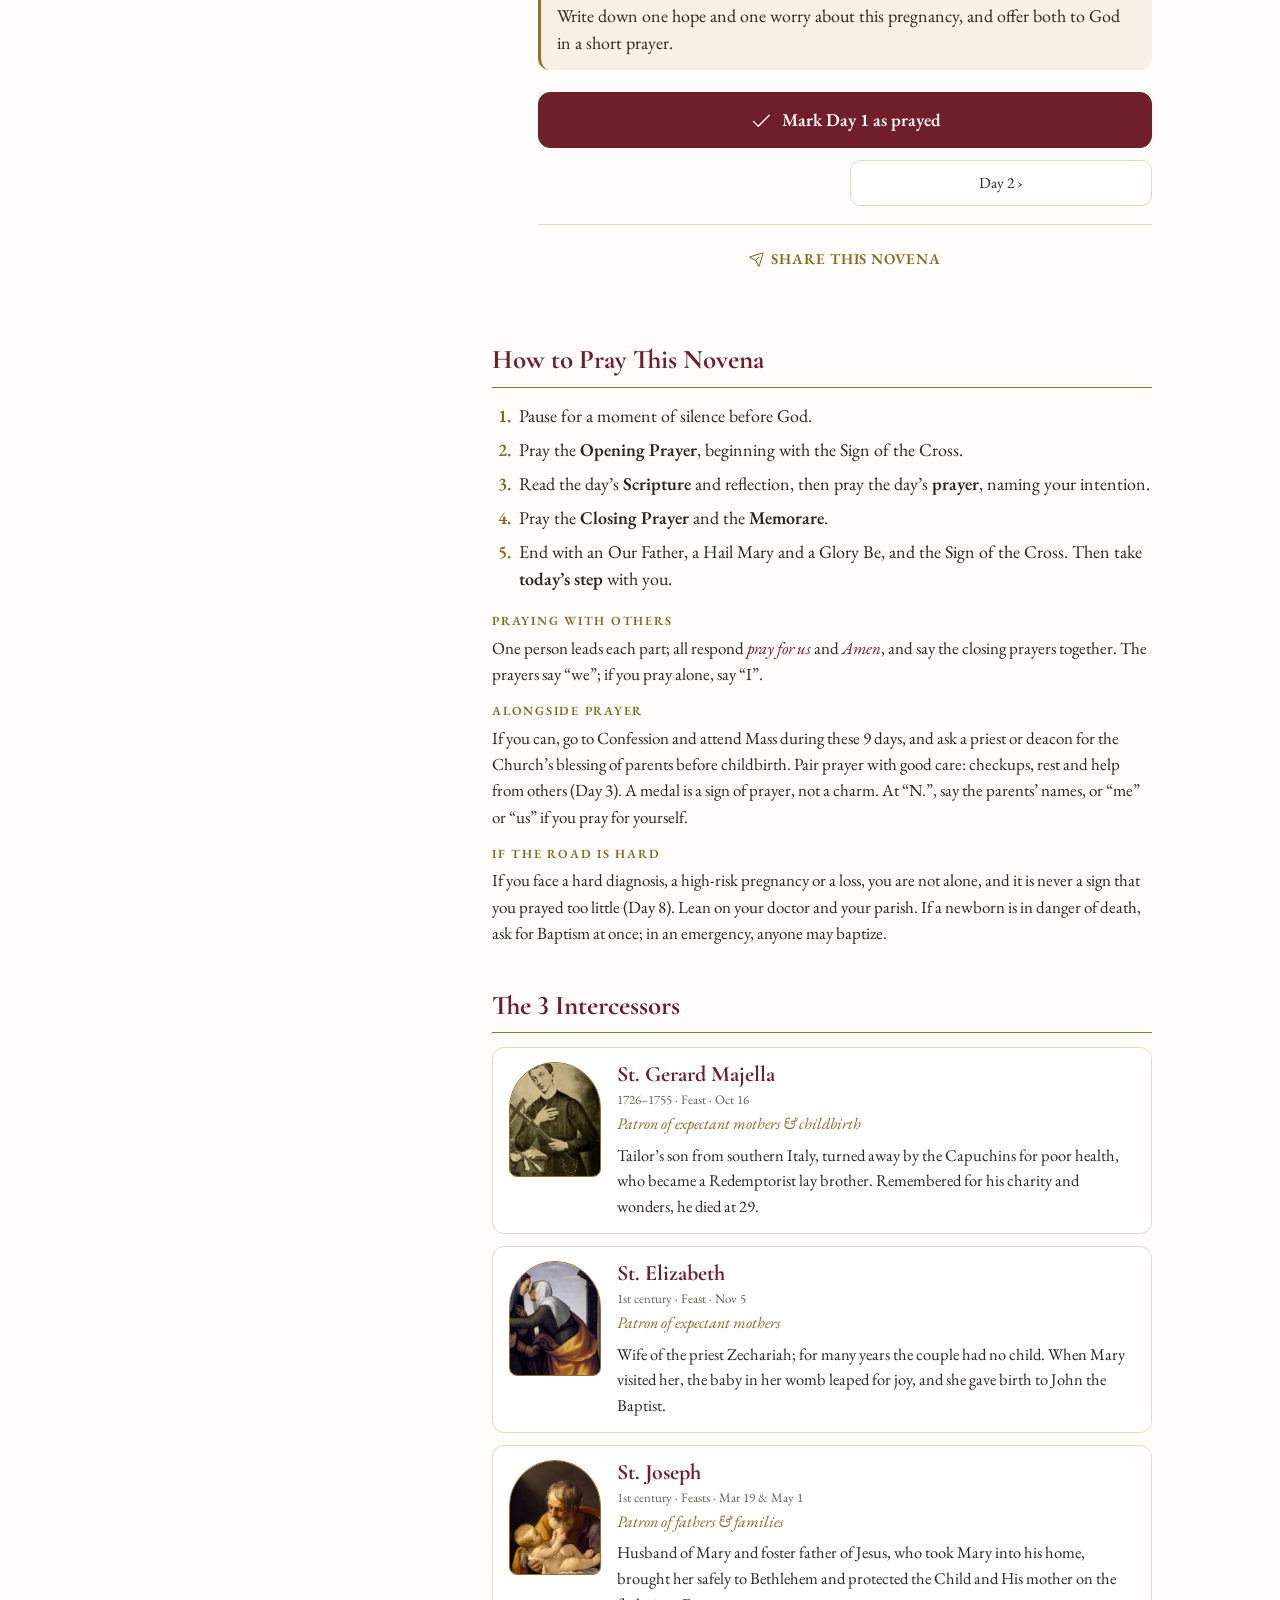
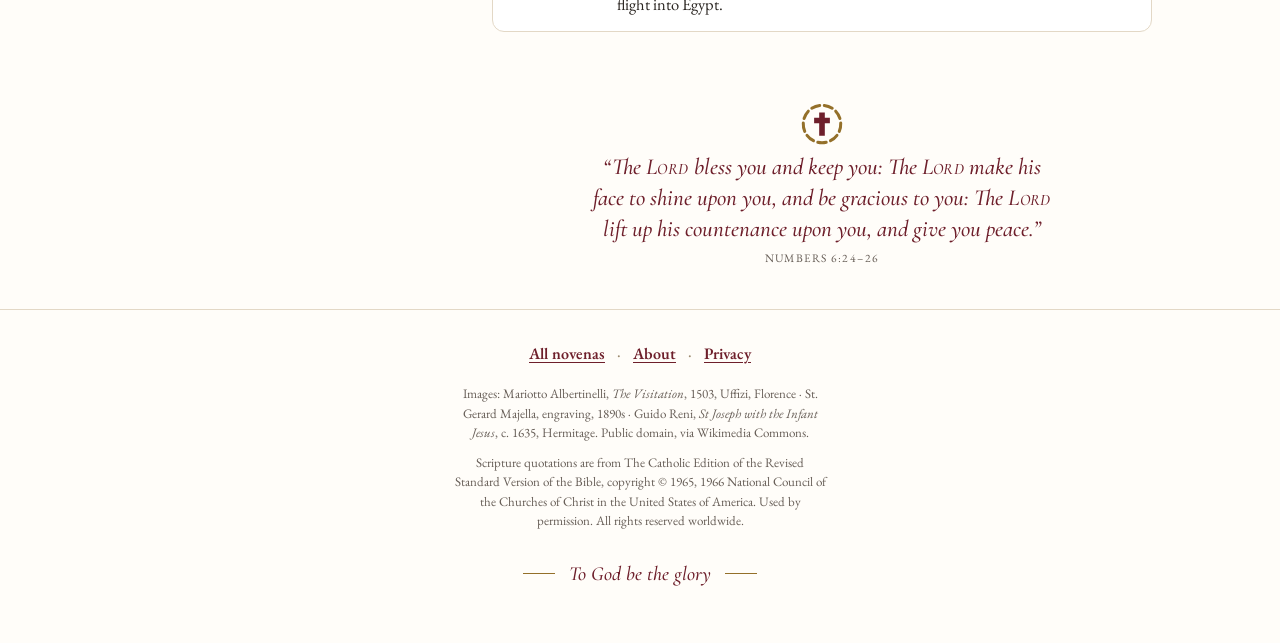
<file: site/expectant-parents/index.html>
<!DOCTYPE html>
<html lang="en">
<head>
<meta charset="utf-8">
<meta name="viewport" content="width=device-width, initial-scale=1, viewport-fit=cover">
<title>Novena for Expectant Parents | Pray a Novena</title>
<meta name="description" content="A 9-day Catholic novena for expectant parents and their baby, through Our Lady of the Visitation, St. Gerard Majella, St. Elizabeth and St. Joseph.">
<meta name="theme-color" content="#FFFDF9" media="(prefers-color-scheme: light)">
<meta name="theme-color" content="#0E1524" media="(prefers-color-scheme: dark)">
<meta property="og:type" content="website">
<meta property="og:site_name" content="Pray a Novena">
<meta property="og:url" content="https://prayanovena.com/expectant-parents/">
<meta property="og:title" content="Novena for Expectant Parents | Pray a Novena">
<meta property="og:description" content="9 days of prayer for expectant parents and their baby, through Our Lady, St. Gerard, St. Elizabeth and St. Joseph.">
<meta property="og:image" content="https://prayanovena.com/expectant-parents/og.jpg?v=5566ad22">
<meta property="og:image:alt" content="Novena for Expectant Parents: 9 days of hope for parents and their baby">
<meta property="og:image:type" content="image/jpeg">
<meta property="og:image:width" content="1200"><meta property="og:image:height" content="630">
<meta name="twitter:card" content="summary_large_image">
<link rel="canonical" href="https://prayanovena.com/expectant-parents/">
<link rel="icon" href="../favicon.svg" type="image/svg+xml">
<link rel="apple-touch-icon" href="../apple-touch-icon.png">
<link rel="manifest" href="../manifest.webmanifest">
<link rel="preload" href="../fonts/eb-garamond.woff2" as="font" type="font/woff2" crossorigin>
<link rel="preload" href="../fonts/cormorant-garamond.woff2" as="font" type="font/woff2" crossorigin>
<link rel="stylesheet" href="../fonts/fonts.css">
<style>
/* Novena page. Phone first: one prayer-book column (a "today" card, the 9 days, then the day's prayers
   in the order you pray them). Phones put the 9 days in a bottom bar; from 1024px a sidebar holds them.
   Sections: tokens · base · top bar · hero · today card · day buttons · prayer steps · guide · overlays
   · phones (600px, 420px) · desktop (1024px) · hover · motion · print. */

/* ---- tokens ---- */
:root{
  --paper:#FFFDF9;      /* page */
  --sheet:#FFFFFF;      /* raised surfaces */
  --ink:#2A2521;        /* text */
  --muted:#675E57;      /* secondary text */
  --wine:#6E1F2B;       /* spoken responses, headings */
  --gold:#94702A;       /* icons, rules of emphasis */
  --gold-text:#896725;  /* gold for small text (4.5:1) */
  --rule:#E3D8C6;       /* hairlines */
  --rule-strong:#9C8B70;/* control borders (3:1) */
  --wash:#F6F0E6;       /* soft fills */
  --frame:var(--gold);  /* rings around saint images */
  --cta:#6E1F2B; --on-cta:#FFFDF9;
  --display:"Cormorant Garamond","Cormorant",Garamond,"Times New Roman",serif;
  --body:"EB Garamond",Garamond,Georgia,"Times New Roman",serif;
  --scale:1;            /* text size: 1, 1.15 or 1.35, shared across the site */
  color-scheme:light;
}
@media (prefers-color-scheme:dark){
  :root:not([data-theme="light"]):not([data-mode="light"]){
    --paper:#0E1524; --sheet:#162036; --ink:#ECE6DA; --muted:#A7B0C2; --wine:#EBCF95; --gold:#C9A45A; --gold-text:#D0AD66;
    --rule:#26324C; --rule-strong:#5E6E90; --wash:#1B2740; --frame:color-mix(in srgb,#C9A45A 75%,transparent); --cta:#C9A45A; --on-cta:#0E1524; color-scheme:dark;
  }
}
:root[data-theme="dark"]:not([data-mode="light"]),:root[data-mode="dark"]{
  --paper:#0E1524; --sheet:#162036; --ink:#ECE6DA; --muted:#A7B0C2; --wine:#EBCF95; --gold:#C9A45A; --gold-text:#D0AD66;
  --rule:#26324C; --rule-strong:#5E6E90; --wash:#1B2740; --frame:color-mix(in srgb,#C9A45A 75%,transparent); --cta:#C9A45A; --on-cta:#0E1524; color-scheme:dark;
}

/* ---- base ---- */
*{box-sizing:border-box}
html,body{margin:0}
html{scroll-padding-top:124px}
body{background:var(--paper);color:var(--ink);font-family:var(--body);font-size:calc(18px * var(--scale));line-height:1.55;-webkit-font-smoothing:antialiased;text-rendering:optimizeLegibility;
  font-variant-numeric:lining-nums;font-feature-settings:"lnum" 1} /* modern numerals, so "1" never reads as Roman "I" */
button,input,textarea{font:inherit;color:inherit}
a{color:var(--wine)}
svg.i{width:1em;height:1em;fill:currentColor;flex:none}
:focus-visible{outline:2px solid var(--gold);outline-offset:3px;border-radius:4px}
.wrap{max-width:680px;margin:0 auto;padding:0 20px}
section{padding:30px 0 8px}
#prayer{scroll-margin-top:124px}
/* small gold caps labels */
.kicker,.ref,.sub-h,.intent label,.tip h3,.h2 .n,.daynum small,.dayicon,.toc-h,.todaystep .tslabel{font-weight:600;letter-spacing:.14em;text-transform:uppercase;color:var(--gold-text)}
.daynum,.track button,.step .num,.h2 .n,.dcap,.daynum small,.toc .num{font-variant-numeric:lining-nums tabular-nums;font-feature-settings:"lnum" 1,"tnum" 1}

/* ---- top bar ---- */
.bar{position:sticky;top:0;z-index:5;background:var(--paper);border-bottom:1px solid var(--rule)}
.bar .wrap{position:relative;display:flex;align-items:center;gap:12px;height:52px}
.home{display:flex;align-items:center;gap:12px;flex:none;min-width:0;text-decoration:none;min-height:44px}
.barshare{margin-left:auto}
.home .back-ic{font-size:16px;color:var(--gold);margin-right:-6px}
.bar .mark{color:var(--wine);font-size:28px;line-height:1}
.bar .name{font-family:var(--display);font-weight:600;font-size:18px;color:var(--wine);flex:1;white-space:nowrap;overflow:hidden;text-overflow:ellipsis}
.name .short{display:none}
.home .lbl{font-family:var(--display);font-weight:600;font-size:18px;color:var(--wine);white-space:nowrap}
.bar .name{color:var(--muted);min-width:0}
.bar .name::before{content:"›";margin:0 10px 0 2px;color:var(--rule-strong)}
@media (max-width:899px){.name .long{display:none}.name .short{display:inline}}
.hero .back{display:none}
.skip{position:absolute;left:12px;top:-60px;z-index:20;padding:10px 16px;border-radius:999px;background:var(--cta);color:var(--on-cta);font-weight:600;text-decoration:none}
.skip:focus{top:8px}
.sr{position:absolute;width:1px;height:1px;padding:0;margin:-1px;overflow:hidden;clip:rect(0 0 0 0);white-space:nowrap;border:0}
#prayHead:focus{outline:none}
#prayHead:focus-visible{outline:2px solid var(--gold);outline-offset:4px}
.iconbtn{display:inline-flex;align-items:center;justify-content:center;gap:6px;min-width:44px;height:44px;padding:0 12px;border:1px solid var(--rule);border-radius:999px;background:var(--sheet);color:var(--ink);cursor:pointer;font-size:15px}
.iconbtn svg{font-size:19px;color:var(--gold)}
.iconbtn:hover{border-color:var(--gold)}

/* ---- hero ---- */
.hero{padding:40px 0 12px;text-align:center}
.back{display:inline-flex;align-items:center;gap:6px;min-height:44px;padding:0 4px;margin:-8px 0 6px;color:var(--gold-text);font-size:15px;letter-spacing:.06em;text-transform:uppercase;text-decoration:none;font-weight:600}
button.back{background:none;border:0;cursor:pointer;font-family:var(--body)}
.back .i{width:16px;height:16px}
.back:hover,.back:focus-visible{text-decoration:underline;text-underline-offset:3px}
.cross{color:var(--wine);font-size:26px;line-height:1}
.cross svg{font-size:48px}
.kicker{margin:10px 0 0;font-size:calc(12px * var(--scale))}
h1{font-family:var(--display);font-weight:700;color:var(--wine);font-size:clamp(34px,8vw,46px);line-height:1.05;margin:10px 0 8px;text-wrap:balance}
.sub{font-family:var(--display);font-style:italic;font-size:calc(clamp(16.5px,4.6vw,20px) * var(--scale));line-height:1.35;color:var(--muted);margin:0 auto}
.sub .l2{display:block;text-wrap:balance}
.sub .nb{white-space:nowrap}
.epi{margin:18px auto 0;font-style:italic;font-size:calc(17px * var(--scale));max-width:34ch}
.cite{display:block;font-style:normal;font-size:calc(11.5px * var(--scale));letter-spacing:.12em;color:var(--muted);margin-top:4px;text-transform:uppercase}
.faces{display:flex;justify-content:center;gap:10px;margin:20px 0 0}
.faces img{width:56px;height:56px;border-radius:50%;object-fit:cover;margin:0;border:0;box-shadow:0 0 0 1px var(--frame)}

/* ---- today card ---- */
.today{margin:24px 0 8px;background:var(--sheet);border:1px solid var(--rule);border-top:3px solid var(--gold);border-radius:14px;padding:20px 20px 18px}
.today-top{display:flex;align-items:flex-start;gap:16px}
.daynum{font-family:var(--display);font-weight:700;color:var(--wine);font-size:60px;line-height:.85;min-width:56px;text-align:center}
.daynum small{display:block;white-space:nowrap;font-family:var(--body);font-size:calc(11px * min(var(--scale),1.15));margin-top:6px}
.today .ttl{font-family:var(--display);font-weight:700;font-size:calc(25px * var(--scale));line-height:1.15;margin:2px 0 4px;color:var(--ink);text-wrap:balance}
.today .status{margin:0;color:var(--muted);font-size:calc(16px * var(--scale))}
.cta{display:flex;align-items:center;justify-content:center;gap:10px;width:100%;margin-top:16px;border:0;border-radius:12px;background:var(--cta);color:var(--on-cta);font-size:calc(18px * min(var(--scale),1.15));font-weight:600;padding:14px 18px;cursor:pointer}
.cta svg{font-size:22px}
.startrow{display:flex;flex-wrap:wrap;align-items:center;gap:8px 12px;margin-top:14px;padding-top:14px;border-top:1px solid var(--rule);font-size:calc(15px * min(var(--scale),1.15));color:var(--muted)}
.startrow input{border:1px solid var(--rule-strong);border-radius:8px;background:var(--paper);padding:6px 10px;font-size:16px;min-height:44px}
.startrow .link{background:none;border:0;color:var(--wine);text-decoration:underline;cursor:pointer;min-height:44px;padding:0 6px;font-size:16px}
#resetAll{margin-left:auto}
#resetAll[hidden]{display:none}

/* ---- the 9 day buttons: a strip under the bar (tablet), a bottom bar (phone), a grid in the sidebar (desktop) ---- */
.days{position:sticky;top:53px;z-index:4;background:var(--paper);border-bottom:1px solid var(--rule)}
.dcap{display:none;margin:0;padding-top:7px;font-size:calc(13px * min(var(--scale),1.15));letter-spacing:.06em;color:var(--muted);white-space:nowrap;overflow:hidden;text-overflow:ellipsis;text-align:center}
.dcap b{color:var(--gold-text);font-weight:600;letter-spacing:.14em}
.track{display:grid;grid-template-columns:repeat(9,1fr);gap:4px;margin:18px 0 4px;padding:0;list-style:none}
.days .track{margin:0;padding:6px 0 7px}
.track button{position:relative;width:100%;height:44px;margin:0 auto;display:grid;place-items:center;border-radius:12px;border:1.5px solid var(--rule-strong);background:transparent;color:var(--ink);cursor:pointer;font-size:calc(15px * min(var(--scale),1.15));font-weight:600;padding:0}
.track button.done{background:var(--gold);border-color:var(--gold);color:var(--sheet)}
.track button.sel{border-color:var(--wine);box-shadow:0 0 0 2px var(--wine) inset;color:var(--wine)}
.track button.done.sel{color:var(--sheet);box-shadow:0 0 0 2px var(--sheet) inset,0 0 0 2px var(--wine)}
.track button.now::after{content:"";position:absolute;left:50%;bottom:5px;width:5px;height:5px;margin-left:-2.5px;border-radius:50%;background:currentColor}
.track button.now:not(.sel):not(.done){color:var(--wine);border-color:var(--wine)}
.toc,.grid9{display:none}

/* ---- prayer steps ---- */
.h2{display:flex;align-items:baseline;gap:10px;font-family:var(--display);font-weight:700;color:var(--wine);font-size:calc(27px * var(--scale));margin:0 0 14px;padding-bottom:6px;border-bottom:1px solid var(--gold)}
.h2 .n{font-family:var(--body);font-size:12px;margin-left:auto}
.wake{margin:-4px 0 14px;font-size:calc(15px * min(var(--scale),1.15))}
.wake[aria-pressed="true"]{border-color:var(--gold);background:var(--wash)}
.flow{font-size:calc(14.5px * var(--scale));color:var(--muted);margin:-6px 0 18px}
.steps{list-style:none;margin:0;padding:0;display:flex;flex-direction:column;gap:0}
.step{position:relative;padding:18px 0 20px 46px;border-bottom:1px solid var(--rule)}
.step:last-child{border-bottom:0}
.step .num{position:absolute;left:0;top:15px;width:32px;height:32px;border-radius:50%;border:1.5px solid var(--gold);color:var(--gold-text);display:grid;place-items:center;font-family:var(--body);font-size:15px;font-weight:600;letter-spacing:0}
.label{display:flex;align-items:center;gap:12px;margin:0 0 12px;font-family:var(--display);font-weight:700;font-size:calc(24px * var(--scale));line-height:1.15;color:var(--ink)}
.read{font-size:calc(19px * var(--scale));line-height:1.6}
.read p{margin:0 0 .6em}
.read p:last-child{margin-bottom:0}
.pray .read{font-size:calc(21px * var(--scale))}
.resp{color:var(--wine);font-style:italic}
.rubric{color:var(--wine);font-style:italic;font-size:calc(17px * var(--scale))}
.dayicon{display:inline-flex;align-items:center;gap:8px;font-size:12.5px}
.dayicon svg{font-size:20px;color:var(--gold)}
.dayicon span{position:absolute;width:1px;height:1px;overflow:hidden;clip:rect(0 0 0 0);white-space:nowrap}
.daytitle{font-family:var(--display);font-weight:700;color:var(--wine);font-size:calc(27px * var(--scale));line-height:1.15;margin:0 0 14px;text-wrap:balance}
.passage{margin:0;font-style:italic;font-size:calc(19.5px * var(--scale));line-height:1.55;padding-left:14px;border-left:2px solid var(--gold);text-wrap:pretty}
.passage .ln{display:block;padding-left:1.5em;text-indent:-1.5em;text-wrap:balance}
.passage .ln:nth-child(even){padding-left:2.6em}
.sc{font-variant:small-caps;letter-spacing:.02em}
.ref{font-size:calc(12.5px * var(--scale));letter-spacing:.12em;font-weight:400;margin:6px 0 12px}
.refl{font-size:calc(20px * var(--scale));line-height:1.6;margin:0}
.refl2{margin-top:.75em}
.litany p{position:relative;margin:0 0 .25em;padding-left:calc(38px * var(--scale))}
.litany .resp{white-space:nowrap}
.av{position:absolute;left:0;top:.15em;width:calc(28px * var(--scale));height:calc(28px * var(--scale));border-radius:50%;object-fit:cover;vertical-align:middle;box-shadow:0 0 0 1px var(--frame)}
.av-none{display:grid;place-items:center;background:var(--wash);color:var(--gold);font-size:calc(14px * var(--scale))}
.sub-h{font-size:calc(12.5px * var(--scale));margin:16px 0 6px}
.intent{background:var(--wash);border-radius:12px;padding:14px 16px;margin-top:6px}
.intent label{display:block;font-size:calc(12.5px * var(--scale));margin-bottom:6px}
.intent textarea{width:100%;min-height:76px;border:1px solid var(--rule-strong);border-radius:8px;background:var(--sheet);padding:10px 12px;font-size:17px;line-height:1.5;resize:vertical}
.hint{font-size:calc(14.5px * var(--scale));color:var(--muted);margin:4px 0 0}
.intent .hint{margin-top:6px}
details.prayer{border:1px solid var(--rule-strong);border-radius:10px;background:var(--sheet);margin:8px 0}
details.prayer summary{list-style:none;cursor:pointer;display:flex;align-items:center;gap:10px;padding:12px 14px;font-weight:600;font-size:calc(18px * var(--scale))}
details.prayer summary::-webkit-details-marker{display:none}
details.prayer summary svg{margin-left:auto;color:var(--gold);transition:transform .2s}
details.prayer[open] summary svg{transform:rotate(180deg)}
details.prayer .read{padding:0 14px 14px;font-size:calc(18px * var(--scale))}
.todaystep{margin:22px 0 0;background:var(--wash);border-radius:12px;padding:12px 16px 14px;border-left:3px solid var(--gold)}
.todaystep .tslabel{display:flex;align-items:center;gap:8px;margin:0 0 4px;font-size:calc(12.5px * var(--scale))}
.todaystep .tslabel svg{font-size:18px;color:var(--gold)}
.todaystep p:last-child{margin:0;font-size:calc(18px * var(--scale));line-height:1.5}
.markdone{display:flex;align-items:center;justify-content:center;gap:10px;width:100%;margin:22px 0 0;border:1.5px solid var(--cta);border-radius:12px;background:var(--cta);color:var(--on-cta);font-size:calc(18px * min(var(--scale),1.15));font-weight:600;padding:13px 16px;cursor:pointer}
.markdone svg{color:inherit;font-size:22px}
.markdone.is-done{background:var(--gold);border-color:var(--gold);color:var(--sheet)}
.markdone.is-done svg{color:var(--sheet)}
.daynav{display:flex;justify-content:space-between;gap:10px;margin-top:12px}
.donenote{margin:12px 0 0;text-align:center;font-style:italic;color:var(--muted);font-size:calc(16.5px * var(--scale))}
.donenote[hidden]{display:none}
.daynav button{flex:1;min-height:44px;border:1px solid var(--rule);background:var(--sheet);border-radius:10px;padding:10px;cursor:pointer;font-size:calc(15.5px * min(var(--scale),1.15));color:var(--ink)}
.daynav button:disabled{opacity:.4;cursor:default;visibility:hidden}
.sharerow{display:flex;justify-content:center;margin:18px 0 0;padding-top:12px;border-top:1px solid var(--rule)}
.sharerow .back{margin:0}

/* ---- guide: how to pray, tips, intercessors, close ---- */
ol.how{margin:0;padding-left:1.3em}
ol.how li{margin:0 0 6px;padding-left:4px}
ol.how li::marker{color:var(--gold-text);font-weight:600}
.tips{display:grid;gap:14px}
.tip h3{font-size:calc(12.5px * var(--scale));margin:0 0 4px}
.tip p{margin:0;font-size:calc(17px * var(--scale))}
.saints{display:grid;gap:12px}
.saint{display:grid;grid-template-columns:92px 1fr;gap:16px;align-items:start;background:var(--sheet);border:1px solid var(--rule);border-radius:12px;padding:14px 16px}
.portrait{width:92px;height:115px;object-fit:cover;border-radius:46px 46px 8px 8px;border:1px solid var(--frame);background:var(--wash)}
.saint h3{font-family:var(--display);font-weight:700;color:var(--wine);font-size:calc(22px * var(--scale));line-height:1.15;margin:0}
.saint .meta{font-size:calc(13px * var(--scale));color:var(--muted);margin:2px 0 0}
.saint .pat{font-style:italic;color:var(--gold-text);margin:2px 0 6px;font-size:calc(16px * var(--scale))}
.saint p{margin:0;font-size:calc(16.5px * var(--scale))}
.close{text-align:center;padding:36px 0 18px}
.close blockquote{margin:0;font-family:var(--display);font-style:italic;color:var(--wine);font-size:calc(23px * var(--scale));line-height:1.35;text-wrap:balance}

/* ---- site footer (shared by every page; built by tools/build.py) ---- */
.site-foot{margin-top:40px;border-top:1px solid var(--rule);text-align:center;color:var(--muted)}
.site-foot .wrap{padding-top:22px;padding-bottom:calc(56px + env(safe-area-inset-bottom))}
.foot-nav{display:flex;flex-wrap:wrap;justify-content:center;align-items:center;margin:0 0 8px}
.foot-nav a{display:inline-flex;align-items:center;min-height:44px;padding:0 12px;color:var(--wine);font-weight:600;font-size:calc(16px * var(--scale));text-underline-offset:3px}
.foot-nav a[aria-current="page"]{text-decoration:none;color:var(--muted)}
.foot-nav span{color:var(--rule-strong)}
.fnote{font-size:calc(13.5px * var(--scale));line-height:1.5;color:var(--muted);max-width:62ch;margin:0 auto 10px}
.fnote a{color:inherit;text-underline-offset:2px}
.fnote.warn{font-size:calc(15px * var(--scale));color:var(--ink)}
.fnote.credits{font-size:calc(13px * var(--scale))}
.amdg{display:flex;align-items:center;justify-content:center;gap:14px;margin:30px 0 0;font-family:var(--display);font-style:italic;font-weight:500;font-size:calc(20px * var(--scale));line-height:1.3;color:var(--wine)}
.amdg::before,.amdg::after{content:"";flex:none;width:32px;height:1px;background:var(--gold)}


/* ---- overlays: text size popover, toast ---- */
.sizer{display:none;position:absolute;right:20px;top:56px;background:var(--sheet);border:1px solid var(--rule);border-radius:12px;padding:8px;gap:6px;box-shadow:0 8px 24px rgb(0 0 0 / .12)}
.sizer.open{display:flex}
.sizer button{min-width:48px;height:44px;border:1px solid var(--rule);border-radius:8px;background:var(--paper);cursor:pointer;font-family:var(--display);font-weight:700;color:var(--wine)}
.sizer button[aria-pressed="true"]{border-color:var(--wine);box-shadow:0 0 0 1px var(--wine) inset}
.toast{position:fixed;left:50%;bottom:calc(22px + env(safe-area-inset-bottom));transform:translateX(-50%);background:var(--ink);color:var(--paper);padding:10px 18px;border-radius:999px;font-size:calc(15px * min(var(--scale),1.15));width:max-content;max-width:calc(100vw - 32px);text-align:center;overflow-wrap:anywhere;opacity:0;pointer-events:none;transition:opacity .25s}
.toast.show{opacity:1}

/* ---- phones ---- */
@media (max-width:600px){
  html{scroll-padding-top:64px;scroll-padding-bottom:calc(104px + env(safe-area-inset-bottom))}
  body{padding-bottom:calc(96px + env(safe-area-inset-bottom))}
  #prayer{scroll-margin-top:64px}
  .bar .wrap{gap:8px}
  .home{gap:10px}
  .bar .name{display:none}
  .bar .mark{font-size:30px}
  #sizeBtn>span,#themeLabel,.barshare>span{display:none}
  .bar .iconbtn{width:44px;min-width:44px;padding:0}
  .bar .iconbtn svg{font-size:21px}
  /* a shorter hero, so today's card and its button come into view sooner; the bar's arrow leads back */
  .hero{padding-top:22px}
  .hero .cross{display:none}
  .kicker{margin-top:0}
  .epi{margin-top:12px}
  .faces{margin-top:14px}
  .faces img{width:48px;height:48px}
  .today{margin-top:18px}
  /* the 9 days become a bottom tab bar, in thumb reach */
  .days{position:fixed;top:auto;bottom:0;left:0;right:0;border-bottom:0;border-top:1px solid var(--rule);box-shadow:0 -6px 18px rgb(0 0 0 / .06);padding-bottom:env(safe-area-inset-bottom)}
  .dcap{display:block}
  .days .track{padding:5px 0 8px}
  .toast{bottom:calc(108px + env(safe-area-inset-bottom))}
}
@media (max-width:420px){
  body{font-size:calc(17px * var(--scale))}
  .wrap{padding:0 16px}
  .today{padding:18px 14px}
  .daynum{font-size:52px}
  .step{padding-left:0}
  .step .num{position:static;display:inline-grid;flex:none}
}
/* narrow screens or large text: the saint's story runs under the portrait instead of in a thin column */
@media (max-width:480px){
  .saint{grid-template-columns:76px minmax(0,1fr);grid-template-rows:auto auto auto 1fr;column-gap:14px;row-gap:0;padding:14px}
  .saint>div{display:contents}
  .saint .portrait{grid-column:1;grid-row:1 / span 4;width:76px;height:95px;border-radius:38px 38px 8px 8px}
  .saint h3,.saint .meta,.saint .pat{grid-column:2}
  .saint .pat{margin-bottom:0}
  .saint div p:last-child{grid-column:1 / -1;grid-row:5;margin-top:10px}
}

/* ---- desktop: a prayer column with a sidebar ---- */
@media (min-width:1024px){
  html{scroll-padding-top:80px}
  #prayer{scroll-margin-top:80px;padding-top:0}
  .wrap{max-width:1120px;padding:0 40px}
  .days,.flow,.today .cta,.hero .cross{display:none}
  /* the page is a grid: the sidebar on the left, and the title opens the prayer column like a book page */
  main.wrap{display:grid;grid-template-columns:300px minmax(0,660px);grid-template-areas:"side hero" "side col" "side close";column-gap:64px;justify-content:center;align-items:start}
  .layout{display:contents}
  .side{grid-area:side;position:sticky;top:72px;max-height:calc(100vh - 88px);overflow:auto;padding:4px;margin:32px -4px -4px;scrollbar-width:thin}
  .col{grid-area:col}
  .close{grid-area:close}
  .hero{grid-area:hero;text-align:left;padding:28px 0 36px;display:grid;grid-template-columns:auto minmax(0,1fr);align-items:center;column-gap:16px}
  .hero>*{grid-column:1 / -1}
  .kicker{grid-row:2;margin:0}
  h1{grid-row:3;font-size:clamp(44px,4vw,54px);margin:8px 0 14px}
  .faces{grid-column:1;grid-row:4;margin:0;gap:0;padding-left:10px}
  .faces img{width:52px;height:52px;margin-left:-10px;border:2px solid var(--paper)}
  .sub{grid-column:2;grid-row:4;font-size:20px;margin:0}
  .epi{grid-row:5;margin:20px 0 0;max-width:none;font-size:18px;padding-left:14px;border-left:2px solid var(--gold)}
  .epi .cite{margin-top:6px}
  .today{margin:0;padding:18px 18px 14px}
  .today-top{gap:14px}
  .daynum{font-size:52px;min-width:44px}
  .today .ttl{font-size:calc(22px * var(--scale))}
  .today .status{font-size:calc(15px * var(--scale))}
  .grid9{display:grid;grid-template-columns:repeat(3,1fr);gap:6px;margin:16px 0 0}
  .grid9 button{height:38px}
  .startrow{gap:4px 10px}
  .startrow input{flex:1 1 130px}
  .toc{display:block;margin:20px 0 0;padding:0 4px}
  .toc-h{margin:0 0 6px;font-size:calc(12px * min(var(--scale),1.15))}
  .toc ol,.toc ul{list-style:none;margin:0 0 16px;padding:0}
  .toc a{display:flex;align-items:center;gap:10px;min-height:36px;padding:4px 10px;margin:0 -10px;border-radius:8px;color:var(--ink);text-decoration:none;font-size:calc(16.5px * min(var(--scale),1.15));line-height:1.25}
  .toc a:hover{background:var(--wash)}
  .toc a[aria-current]{color:var(--wine);font-weight:600;background:var(--wash)}
  .toc ul a{padding-left:44px}
  .toc .num{flex:none;width:24px;height:24px;border-radius:50%;border:1.5px solid var(--gold);color:var(--gold-text);display:grid;place-items:center;font-size:12.5px;font-weight:600}
  .toc a[aria-current] .num{background:var(--gold);color:var(--sheet)}
  .wake{margin:0 0 6px}
  /* short laptop screens: keep the whole sidebar in view */
  @media (max-height:820px){
    .today{padding:14px 16px 12px}
    .grid9{margin-top:12px}
    .grid9 button{height:34px}
    .startrow{margin-top:10px;padding-top:10px}
    .toc{margin-top:14px}
    .toc a{min-height:32px;padding-top:2px;padding-bottom:2px}
    .toc ol,.toc ul{margin-bottom:10px}
  }
  .close{padding-top:60px;max-width:640px;margin:0 auto;justify-self:center}
  .site-foot{margin-top:24px}
}

/* ---- hover (mouse only), motion, print ---- */
@media (hover:hover){
  .track button:not(.sel):not(.done):hover{border-color:var(--wine);color:var(--wine)}
  .daynav button:not(:disabled):hover,.startrow input:hover{border-color:var(--gold)}
  .cta:hover{filter:brightness(1.1)}
  .markdone:not(.is-done):hover{background:var(--wash)}
  details.prayer summary:hover{color:var(--wine)}
}
@media (prefers-reduced-motion:reduce){*{transition:none!important;scroll-behavior:auto!important}}
@media print{.bar,.days,.toc,.today .cta,.markdone,.donenote,.daynav,.intent,.startrow,.barshare,.sharerow,.foot-nav{display:none}}
</style>
</head>
<body>
<a class="skip" href="#prayHead">Skip to the prayer</a>
<svg xmlns="http://www.w3.org/2000/svg" style="display:none" aria-hidden="true"><symbol id="i-logo" viewBox="0 0 64 64"><path fill="none" style="stroke:var(--gold,#94702A)" stroke-width="4" stroke-linecap="round" d="M35.05 7.19A25 25 0 0 1 45.62 11.03M50.28 14.95A25 25 0 0 1 55.91 24.69M56.97 30.69A25 25 0 0 1 55.01 41.77M51.97 47.05A25 25 0 0 1 43.35 54.28M37.62 56.36A25 25 0 0 1 26.38 56.36M20.65 54.28A25 25 0 0 1 12.03 47.05M8.99 41.77A25 25 0 0 1 7.03 30.69M8.09 24.69A25 25 0 0 1 13.72 14.95M18.38 11.03A25 25 0 0 1 28.95 7.19"/><path d="M28.25 16.5h7.5v7.0h6.75v7.5h-6.75v16.5h-7.5v-16.5h-6.75v-7.5h6.75z"/></symbol><symbol id="i-cross" viewBox="0 0 256 256"><path d="M200,72H160V32a16,16,0,0,0-16-16H112A16,16,0,0,0,96,32V72H56A16,16,0,0,0,40,88v32a16,16,0,0,0,16,16H96v88a16,16,0,0,0,16,16h32a16,16,0,0,0,16-16V136h40a16,16,0,0,0,16-16V88A16,16,0,0,0,200,72Zm0,48H152a8,8,0,0,0-8,8v96H112V128a8,8,0,0,0-8-8H56V88h48a8,8,0,0,0,8-8V32h32V80a8,8,0,0,0,8,8h48Z"/></symbol><symbol id="i-sun" viewBox="0 0 256 256"><path d="M120,40V16a8,8,0,0,1,16,0V40a8,8,0,0,1-16,0Zm72,88a64,64,0,1,1-64-64A64.07,64.07,0,0,1,192,128Zm-16,0a48,48,0,1,0-48,48A48.05,48.05,0,0,0,176,128ZM58.34,69.66A8,8,0,0,0,69.66,58.34l-16-16A8,8,0,0,0,42.34,53.66Zm0,116.68-16,16a8,8,0,0,0,11.32,11.32l16-16a8,8,0,0,0-11.32-11.32ZM192,72a8,8,0,0,0,5.66-2.34l16-16a8,8,0,0,0-11.32-11.32l-16,16A8,8,0,0,0,192,72Zm5.66,114.34a8,8,0,0,0-11.32,11.32l16,16a8,8,0,0,0,11.32-11.32ZM48,128a8,8,0,0,0-8-8H16a8,8,0,0,0,0,16H40A8,8,0,0,0,48,128Zm80,80a8,8,0,0,0-8,8v24a8,8,0,0,0,16,0V216A8,8,0,0,0,128,208Zm112-88H216a8,8,0,0,0,0,16h24a8,8,0,0,0,0-16Z"/></symbol><symbol id="i-moon" viewBox="0 0 256 256"><path d="M233.54,142.23a8,8,0,0,0-8-2,88.08,88.08,0,0,1-109.8-109.8,8,8,0,0,0-10-10,104.84,104.84,0,0,0-52.91,37A104,104,0,0,0,136,224a103.09,103.09,0,0,0,62.52-20.88,104.84,104.84,0,0,0,37-52.91A8,8,0,0,0,233.54,142.23ZM188.9,190.34A88,88,0,0,1,65.66,67.11a89,89,0,0,1,31.4-26A106,106,0,0,0,96,56,104.11,104.11,0,0,0,200,160a106,106,0,0,0,14.92-1.06A89,89,0,0,1,188.9,190.34Z"/></symbol><symbol id="i-text-aa" viewBox="0 0 256 256"><path d="M87.24,52.59a8,8,0,0,0-14.48,0l-64,136a8,8,0,1,0,14.48,6.81L39.9,160h80.2l16.66,35.4a8,8,0,1,0,14.48-6.81ZM47.43,144,80,74.79,112.57,144ZM200,96c-12.76,0-22.73,3.47-29.63,10.32a8,8,0,0,0,11.26,11.36c3.8-3.77,10-5.68,18.37-5.68,13.23,0,24,9,24,20v3.22A42.76,42.76,0,0,0,200,128c-22.06,0-40,16.15-40,36s17.94,36,40,36a42.73,42.73,0,0,0,24-7.25,8,8,0,0,0,16-.75V132C240,112.15,222.06,96,200,96Zm0,88c-13.23,0-24-9-24-20s10.77-20,24-20,24,9,24,20S213.23,184,200,184Z"/></symbol><symbol id="i-check" viewBox="0 0 256 256"><path d="M229.66,77.66l-128,128a8,8,0,0,1-11.32,0l-56-56a8,8,0,0,1,11.32-11.32L96,188.69,218.34,66.34a8,8,0,0,1,11.32,11.32Z"/></symbol><symbol id="i-caret-down" viewBox="0 0 256 256"><path d="M213.66,101.66l-80,80a8,8,0,0,1-11.32,0l-80-80A8,8,0,0,1,53.66,90.34L128,164.69l74.34-74.35a8,8,0,0,1,11.32,11.32Z"/></symbol><symbol id="i-footprints" viewBox="0 0 256 256"><path d="M208.06,184H152a8,8,0,0,0-8,8v12a36,36,0,0,0,72.05,0V192A8,8,0,0,0,208.06,184Zm-8,20a20,20,0,0,1-40,0v-4h40ZM104,160h-56a8,8,0,0,0-8,8v12A36,36,0,0,0,112,180V168A8,8,0,0,0,104,160Zm-8,20a20,20,0,0,1-40,0v-4H96ZM76,16C64.36,16,53.07,26.31,44.2,45c-13.93,29.38-18.56,73,.29,96a8,8,0,0,0,6.2,2.93h50.55a8,8,0,0,0,6.2-2.93c18.85-23,14.22-66.65.29-96C98.85,26.31,87.57,16,76,16ZM97.15,128H54.78c-11.4-18.1-7.21-52.7,3.89-76.11C65.14,38.22,72.17,32,76,32s10.82,6.22,17.3,19.89C104.36,75.3,108.55,109.9,97.15,128Zm57.61,40h50.55a8,8,0,0,0,6.2-2.93c18.85-23,14.22-66.65.29-96C202.93,50.31,191.64,40,180,40s-22.89,10.31-31.77,29c-13.93,29.38-18.56,73,.29,96A8.05,8.05,0,0,0,154.76,168Zm8-92.11C169.22,62.22,176.25,56,180,56s10.82,6.22,17.29,19.89c11.1,23.41,15.29,58,3.9,76.11H158.85C147.45,133.9,151.64,99.3,162.74,75.89Z"/></symbol><symbol id="i-hands-praying" viewBox="0 0 256 256"><path d="M235.32,180l-36.24-36.25L162.62,23.46A21.76,21.76,0,0,0,128,12.93,21.76,21.76,0,0,0,93.38,23.46L56.92,143.76,20.68,180a16,16,0,0,0,0,22.62l32.69,32.69a16,16,0,0,0,22.63,0L124.28,187a40.68,40.68,0,0,0,3.72-4.29,40.68,40.68,0,0,0,3.72,4.29L180,235.32a16,16,0,0,0,22.63,0l32.69-32.69A16,16,0,0,0,235.32,180ZM64.68,224,32,191.32l12.69-12.69,32.69,32.69ZM120,158.75a23.85,23.85,0,0,1-7,17L88.68,200,56,167.32l13.65-13.66a8,8,0,0,0,2-3.34l37-122.22A5.78,5.78,0,0,1,120,29.78Zm23,17a23.85,23.85,0,0,1-7-17v-129a5.78,5.78,0,0,1,11.31-1.68l37,122.22a8,8,0,0,0,2,3.34l14.49,14.49-33.4,32ZM191.32,224l-12.56-12.57,33.39-32L224,191.32Z"/></symbol><symbol id="i-arrow-left" viewBox="0 0 256 256"><path d="M224,128a8,8,0,0,1-8,8H59.31l58.35,58.34a8,8,0,0,1-11.32,11.32l-72-72a8,8,0,0,1,0-11.32l72-72a8,8,0,0,1,11.32,11.32L59.31,120H216A8,8,0,0,1,224,128Z"/></symbol><symbol id="i-book-open" viewBox="0 0 256 256"><path d="M232,48H160a40,40,0,0,0-32,16A40,40,0,0,0,96,48H24a8,8,0,0,0-8,8V200a8,8,0,0,0,8,8H96a24,24,0,0,1,24,24,8,8,0,0,0,16,0,24,24,0,0,1,24-24h72a8,8,0,0,0,8-8V56A8,8,0,0,0,232,48ZM96,192H32V64H96a24,24,0,0,1,24,24V200A39.81,39.81,0,0,0,96,192Zm128,0H160a39.81,39.81,0,0,0-24,8V88a24,24,0,0,1,24-24h64Z"/></symbol><symbol id="i-paper-plane-tilt" viewBox="0 0 256 256"><path d="M227.32,28.68a16,16,0,0,0-15.66-4.08l-.15,0L19.57,82.84a16,16,0,0,0-2.49,29.8L102,154l41.3,84.87A15.86,15.86,0,0,0,157.74,248q.69,0,1.38-.06a15.88,15.88,0,0,0,14-11.51l58.2-191.94c0-.05,0-.1,0-.15A16,16,0,0,0,227.32,28.68ZM157.83,231.85l-.05.14,0-.07-40.06-82.3,48-48a8,8,0,0,0-11.31-11.31l-48,48L24.08,98.25l-.07,0,.14,0L216,40Z"/></symbol><symbol id="i-sparkle" viewBox="0 0 256 256"><path d="M197.58,129.06,146,110l-19-51.62a15.92,15.92,0,0,0-29.88,0L78,110l-51.62,19a15.92,15.92,0,0,0,0,29.88L78,178l19,51.62a15.92,15.92,0,0,0,29.88,0L146,178l51.62-19a15.92,15.92,0,0,0,0-29.88ZM137,164.22a8,8,0,0,0-4.74,4.74L112,223.85,91.78,169A8,8,0,0,0,87,164.22L32.15,144,87,123.78A8,8,0,0,0,91.78,119L112,64.15,132.22,119a8,8,0,0,0,4.74,4.74L191.85,144ZM144,40a8,8,0,0,1,8-8h16V16a8,8,0,0,1,16,0V32h16a8,8,0,0,1,0,16H184V64a8,8,0,0,1-16,0V48H152A8,8,0,0,1,144,40ZM248,88a8,8,0,0,1-8,8h-8v8a8,8,0,0,1-16,0V96h-8a8,8,0,0,1,0-16h8V72a8,8,0,0,1,16,0v8h8A8,8,0,0,1,248,88Z"/></symbol><symbol id="i-users" viewBox="0 0 256 256"><path d="M117.25,157.92a60,60,0,1,0-66.5,0A95.83,95.83,0,0,0,3.53,195.63a8,8,0,1,0,13.4,8.74,80,80,0,0,1,134.14,0,8,8,0,0,0,13.4-8.74A95.83,95.83,0,0,0,117.25,157.92ZM40,108a44,44,0,1,1,44,44A44.05,44.05,0,0,1,40,108Zm210.14,98.7a8,8,0,0,1-11.07-2.33A79.83,79.83,0,0,0,172,168a8,8,0,0,1,0-16,44,44,0,1,0-16.34-84.87,8,8,0,1,1-5.94-14.85,60,60,0,0,1,55.53,105.64,95.83,95.83,0,0,1,47.22,37.71A8,8,0,0,1,250.14,206.7Z"/></symbol><symbol id="i-shield-check" viewBox="0 0 256 256"><path d="M208,40H48A16,16,0,0,0,32,56v56c0,52.72,25.52,84.67,46.93,102.19,23.06,18.86,46,25.26,47,25.53a8,8,0,0,0,4.2,0c1-.27,23.91-6.67,47-25.53C198.48,196.67,224,164.72,224,112V56A16,16,0,0,0,208,40Zm0,72c0,37.07-13.66,67.16-40.6,89.42A129.3,129.3,0,0,1,128,223.62a128.25,128.25,0,0,1-38.92-21.81C61.82,179.51,48,149.3,48,112l0-56,160,0ZM82.34,141.66a8,8,0,0,1,11.32-11.32L112,148.69l50.34-50.35a8,8,0,0,1,11.32,11.32l-56,56a8,8,0,0,1-11.32,0Z"/></symbol><symbol id="i-hourglass-medium" viewBox="0 0 256 256"><path d="M200,75.64V40a16,16,0,0,0-16-16H72A16,16,0,0,0,56,40V76a16.07,16.07,0,0,0,6.4,12.8L114.67,128,62.4,167.2A16.07,16.07,0,0,0,56,180v36a16,16,0,0,0,16,16H184a16,16,0,0,0,16-16V180.36a16.09,16.09,0,0,0-6.35-12.77L141.27,128l52.38-39.6A16.05,16.05,0,0,0,200,75.64ZM72,40H184V75.64L178.23,80H77.33L72,76Zm56,78L98.67,96h58.4Zm56,98H72V180l48-36v24a8,8,0,0,0,16,0V144.08l48,36.28Z"/></symbol><symbol id="i-stethoscope" viewBox="0 0 256 256"><path d="M220,160a12,12,0,1,1-12-12A12,12,0,0,1,220,160Zm-4.55,39.29A48.08,48.08,0,0,1,168,240H144a48.05,48.05,0,0,1-48-48V151.49A64,64,0,0,1,40,88V40a8,8,0,0,1,8-8H72a8,8,0,0,1,0,16H56V88a48,48,0,0,0,48.64,48c26.11-.34,47.36-22.25,47.36-48.83V48H136a8,8,0,0,1,0-16h24a8,8,0,0,1,8,8V87.17c0,32.84-24.53,60.29-56,64.31V192a32,32,0,0,0,32,32h24a32.06,32.06,0,0,0,31.22-25,40,40,0,1,1,16.23.27ZM232,160a24,24,0,1,0-24,24A24,24,0,0,0,232,160Z"/></symbol><symbol id="i-baby" viewBox="0 0 256 256"><path d="M92,140a12,12,0,1,1,12-12A12,12,0,0,1,92,140Zm72-24a12,12,0,1,0,12,12A12,12,0,0,0,164,116Zm-12.27,45.23a45,45,0,0,1-47.46,0,8,8,0,0,0-8.54,13.54,61,61,0,0,0,64.54,0,8,8,0,0,0-8.54-13.54ZM232,128A104,104,0,1,1,128,24,104.11,104.11,0,0,1,232,128Zm-16,0a88.11,88.11,0,0,0-84.09-87.91C120.32,56.38,120,71.88,120,72a8,8,0,0,0,16,0,8,8,0,0,1,16,0,24,24,0,0,1-48,0c0-.73.13-14.3,8.46-30.63A88,88,0,1,0,216,128Z"/></symbol><symbol id="i-hand-heart" viewBox="0 0 256 256"><path d="M230.33,141.06a24.34,24.34,0,0,0-18.61-4.77C230.5,117.33,240,98.48,240,80c0-26.47-21.29-48-47.46-48A47.58,47.58,0,0,0,156,48.75,47.58,47.58,0,0,0,119.46,32C93.29,32,72,53.53,72,80c0,11,3.24,21.69,10.06,33a31.87,31.87,0,0,0-14.75,8.4L44.69,144H16A16,16,0,0,0,0,160v40a16,16,0,0,0,16,16H120a7.93,7.93,0,0,0,1.94-.24l64-16a6.94,6.94,0,0,0,1.19-.4L226,182.82l.44-.2a24.6,24.6,0,0,0,3.93-41.56ZM119.46,48A31.15,31.15,0,0,1,148.6,67a8,8,0,0,0,14.8,0,31.15,31.15,0,0,1,29.14-19C209.59,48,224,62.65,224,80c0,19.51-15.79,41.58-45.66,63.9l-11.09,2.55A28,28,0,0,0,140,112H100.68C92.05,100.36,88,90.12,88,80,88,62.65,102.41,48,119.46,48ZM16,160H40v40H16Zm203.43,8.21-38,16.18L119,200H56V155.31l22.63-22.62A15.86,15.86,0,0,1,89.94,128H140a12,12,0,0,1,0,24H112a8,8,0,0,0,0,16h32a8.32,8.32,0,0,0,1.79-.2l67-15.41.31-.08a8.6,8.6,0,0,1,6.3,15.9Z"/></symbol><symbol id="i-sun-horizon" viewBox="0 0 256 256"><path d="M240,152H199.55a73.54,73.54,0,0,0,.45-8,72,72,0,0,0-144,0,73.54,73.54,0,0,0,.45,8H16a8,8,0,0,0,0,16H240a8,8,0,0,0,0-16ZM72,144a56,56,0,1,1,111.41,8H72.59A56.13,56.13,0,0,1,72,144Zm144,56a8,8,0,0,1-8,8H48a8,8,0,0,1,0-16H208A8,8,0,0,1,216,200ZM72.84,43.58a8,8,0,0,1,14.32-7.16l8,16a8,8,0,0,1-14.32,7.16Zm-56,48.84a8,8,0,0,1,10.74-3.57l16,8a8,8,0,0,1-7.16,14.31l-16-8A8,8,0,0,1,16.84,92.42Zm192,15.16a8,8,0,0,1,3.58-10.73l16-8a8,8,0,1,1,7.16,14.31l-16,8a8,8,0,0,1-10.74-3.58Zm-48-55.16,8-16a8,8,0,0,1,14.32,7.16l-8,16a8,8,0,1,1-14.32-7.16Z"/></symbol></svg>
<header class="bar">
  <div class="wrap">
    <a class="home" href="../index.html" id="homeLink"><svg class="i back-ic" aria-hidden="true" focusable="false"><use href="#i-arrow-left"/></svg><svg class="i mark" aria-hidden="true" focusable="false"><use href="#i-logo"/></svg><span class="lbl">All novenas</span></a><span class="name"><span class="long">Novena for Expectant Parents</span><span class="short">Parents Novena</span></span>
    <button class="iconbtn barshare" type="button" data-share aria-label="Share this novena" title="Share this novena"><svg class="i" aria-hidden="true" focusable="false"><use href="#i-paper-plane-tilt"/></svg><span>Share</span></button>
    <button class="iconbtn" id="sizeBtn" type="button" aria-expanded="false" aria-controls="sizer" aria-label="Text size" title="Text size"><svg class="i" aria-hidden="true" focusable="false"><use href="#i-text-aa"/></svg><span>Text</span></button>
    <div class="sizer" id="sizer" role="group" aria-label="Text size">
      <button type="button" data-scale="1" aria-label="Normal text" style="font-size:15px">A</button>
      <button type="button" data-scale="1.15" aria-label="Larger text" style="font-size:19px">A</button>
      <button type="button" data-scale="1.35" aria-label="Largest text" style="font-size:24px">A</button>
    </div>
    <button class="iconbtn" id="themeBtn" type="button"><svg class="i" aria-hidden="true" focusable="false" id="themeIcon"><use href="#i-moon"/></svg><span id="themeLabel">Dark</span></button>
  </div>
</header>
<nav class="days" aria-label="The 9 days">
  <div class="wrap"><p class="dcap" id="dCap" aria-hidden="true"></p><ol class="track" id="track"></ol></div>
</nav>

<main class="wrap" id="top">
  <div class="hero">
    <div class="cross" aria-hidden="true"><svg class="i" aria-hidden="true" focusable="false"><use href="#i-logo"/></svg></div>
    <p class="kicker">9 days of hope for parents and their baby</p>
    <h1>Novena for Expectant Parents</h1>
    <p class="sub">through the intercession of<br><span class="l2"><span class="nb">St. Gerard Majella</span>, <span class="nb">St. Elizabeth</span> <span class="nb">&amp; St. Joseph</span></span></p>
    <p class="epi">“For thou didst form my inward parts, thou didst knit me together in my mother’s womb.”<span class="cite">Psalm 139:13</span></p>
    <div class="faces" aria-hidden="true"><img src="img/gerard_face.jpg" alt=""><img src="img/elizabeth_face.jpg" alt=""><img src="img/joseph_face.jpg" alt=""></div>
  </div>

  <div class="layout">
  <aside class="side" aria-label="Your novena">
  <div class="today" id="today">
    <div class="today-top">
      <div class="daynum" id="tNum">1<small>OF 9</small></div>
      <div>
        <p class="ttl" id="tTitle">Bringing Our Hopes &amp; Fears</p>
        <p class="status" id="tStatus" aria-live="polite">Begin on any day. Each day takes about 10&nbsp;minutes.</p>
      </div>
    </div>
    <ol class="track grid9" id="track2" aria-label="The 9 days"></ol>
    <button class="cta" id="beginBtn" type="button"><svg class="i" aria-hidden="true" focusable="false"><use href="#i-hands-praying"/></svg><span id="beginLabel">Pray Day 1</span></button>
    <div class="startrow">
      <label for="startDate">Started on</label>
      <input type="date" id="startDate">
      <button class="link" type="button" id="startToday">Start today</button>
      <button class="link" type="button" id="resetAll" hidden>Reset</button>
    </div>
  </div>
  <nav class="toc" aria-label="On this page">
    <p class="toc-h">Today’s prayers</p>
    <ol>
      <li><a href="#step-1"><span class="num">1</span>Opening Prayer</a></li>
      <li><a href="#step-2"><span class="num">2</span>Scripture &amp; Reflection</a></li>
      <li><a href="#step-3"><span class="num">3</span>Pray</a></li>
      <li><a href="#step-4"><span class="num">4</span>Closing Prayer</a></li>
      <li><a href="#step-5"><span class="num">5</span>Pray together</a></li>
    </ol>
    <p class="toc-h">About this novena</p>
    <ul>
      <li><a href="#howHead">How to pray it</a></li>
      <li><a href="#saintsHead">The 3 Intercessors</a></li>
    </ul>
  </nav>
  </aside>
  <div class="col">

  <section id="prayer" aria-labelledby="prayHead">
    <h2 class="h2" id="prayHead" tabindex="-1"><span id="prayHeadText">Pray Day 1</span><span class="n" id="prayHeadN" aria-hidden="true">DAY 1 OF 9</span></h2>
    <button class="iconbtn wake" id="wakeBtn" type="button" hidden aria-pressed="false"><svg class="i" aria-hidden="true" focusable="false"><use href="#i-sun"/></svg><span id="wakeLabel">Keep screen on while praying</span></button>
    <p class="flow" aria-hidden="true">Opening Prayer › Scripture &amp; Reflection › Prayer › Closing Prayer &amp; Memorare › Our Father · Hail Mary · Glory Be</p>

    <ol class="steps">
      <li id="step-1" class="step">
        <h3 class="label"><span class="num" aria-hidden="true">1</span>Opening Prayer</h3>
        <div class="read">
          <p class="rubric">Pause for a moment of silence before God, then make the Sign of the Cross. Where you see N., say the name of the person you are praying for.</p>
          <p>In the name of the Father, and of the Son, and of the Holy Spirit. <span class="resp">Amen.</span></p>
          <p><em>Come, Holy Spirit, fill the hearts of Your faithful and kindle in them the fire of Your love.</em></p>
          <p>Heavenly Father, Giver of every life, You know N. and the child they are waiting for: their joy, their hopes and their worries. We place this pregnancy in Your hands. Keep mother and child safe, give this little one health and strength, and, whatever lies ahead, prepare N. to welcome the gift You are entrusting to them. Today we ask Our Lady of the Visitation; St. Gerard Majella, friend of mothers and their children; St. Elizabeth, who waited long and rejoiced; and St. Joseph, guardian of Mary and her Child, to join their prayers with ours, through Christ our Lord. <span class="resp">Amen.</span></p>
        </div>
      </li>

      <li id="step-2" class="step">
        <h3 class="label"><span class="num" aria-hidden="true">2</span>Scripture &amp; Reflection</h3>
        <div class="dayicon" id="dIconLabel"><svg class="i" aria-hidden="true" focusable="false"><use href="#i-hands-praying"/></svg><span>DAY 1</span></div>
        <h4 class="daytitle" id="dTitle">Bringing Our Hopes &amp; Fears</h4>
        <blockquote class="passage" id="dVerse"></blockquote>
        <p class="ref"><span id="dRef"></span></p>
        <p class="refl" id="dRefl"></p>
        <p class="refl refl2" id="dMore"></p>
      </li>

      <li id="step-3" class="step pray">
        <h3 class="label"><span class="num" aria-hidden="true">3</span>Pray</h3>
        <div class="read">
          <p id="dPrayer"></p>
          <p class="rubric">(Name your intention.) <span class="resp">Amen.</span></p>
        </div>
        <div class="intent">
          <label for="intention">Our intention</label>
          <textarea id="intention" placeholder="Write the parents’ names, the baby’s due date, and the graces you ask."></textarea>
          <p class="hint" id="storeHint">Saved only on this device. Nobody else can see it.</p>
        </div>
      </li>

      <li id="step-4" class="step">
        <h3 class="label"><span class="num" aria-hidden="true">4</span>Closing Prayer</h3>
        <div class="read litany">
          <p><img class="av" src="img/mary_face.jpg" alt="">Our Lady of the Visitation, <span class="resp">pray for us.</span></p>
          <p><img class="av" src="img/gerard_face.jpg" alt="">St. Gerard Majella, <span class="resp">pray for us.</span></p>
          <p><img class="av" src="img/elizabeth_face.jpg" alt="">St. Elizabeth, <span class="resp">pray for us.</span></p>
          <p><img class="av" src="img/joseph_face.jpg" alt="">St. Joseph, <span class="resp">pray for us.</span></p>
        </div>
        <div class="read" style="margin-top:.6em">
          <p>Lord Jesus, once carried beneath Your mother’s heart, bless N. and the child they are waiting for. Keep them safe in Your love, give them peace in every season of waiting, and let Your holy will be done. <span class="resp">Amen.</span></p>
        </div>
        <p class="sub-h">Memorare</p>
        <div class="read">
          <p>Remember, O most gracious Virgin Mary, that never was it known that anyone who fled to your protection, implored your help, or sought your intercession was left unaided. Inspired by this confidence, I fly unto you, O Virgin of virgins, my Mother. To you do I come; before you I stand, sinful and sorrowful. O Mother of the Word Incarnate, despise not my petitions, but in your mercy hear and answer me. <span class="resp">Amen.</span></p>
        </div>
      </li>

      <li id="step-5" class="step">
        <h3 class="label"><span class="num" aria-hidden="true">5</span>Pray together</h3>
        <details class="prayer" open><summary>Our Father <svg class="i" aria-hidden="true" focusable="false"><use href="#i-caret-down"/></svg></summary>
          <div class="read"><p>Our Father, who art in heaven, hallowed be thy name; thy kingdom come, thy will be done on earth as it is in heaven. Give us this day our daily bread, and forgive us our trespasses, as we forgive those who trespass against us; and lead us not into temptation, but deliver us from evil. <span class="resp">Amen.</span></p></div>
        </details>
        <details class="prayer" open><summary>Hail Mary <svg class="i" aria-hidden="true" focusable="false"><use href="#i-caret-down"/></svg></summary>
          <div class="read"><p>Hail Mary, full of grace, the Lord is with thee. Blessed art thou among women, and blessed is the fruit of thy womb, Jesus. Holy Mary, Mother of God, pray for us sinners, now and at the hour of our death. <span class="resp">Amen.</span></p></div>
        </details>
        <details class="prayer" open><summary>Glory Be <svg class="i" aria-hidden="true" focusable="false"><use href="#i-caret-down"/></svg></summary>
          <div class="read"><p>Glory be to the Father, and to the Son, and to the Holy Spirit, as it was in the beginning, is now, and ever shall be, world without end. <span class="resp">Amen.</span></p></div>
        </details>
        <p class="rubric" style="margin-top:12px">Close with the Sign of the Cross.</p>
<div class="todaystep"><p class="tslabel"><svg class="i" aria-hidden="true" focusable="false"><use href="#i-footprints"/></svg>Today’s step</p><p id="dStep"></p></div>
        <button class="markdone" id="markBtn" type="button"><svg class="i" aria-hidden="true" focusable="false"><use href="#i-check"/></svg><span id="markLabel">Mark Day 1 as prayed</span></button>
        <p class="donenote" id="doneNote" hidden></p>
        <div class="daynav">
          <button type="button" id="prevBtn"><span aria-hidden="true">‹ </span>Day 0</button>
          <button type="button" id="nextBtn">Day 2<span aria-hidden="true"> ›</span></button>
        </div>
        <p class="sharerow"><button class="back" type="button" data-share><svg class="i" aria-hidden="true" focusable="false"><use href="#i-paper-plane-tilt"/></svg>Share this novena</button></p>
      </li>
    </ol>
  </section>

  <section aria-labelledby="howHead">
    <h2 class="h2" id="howHead">How to Pray This Novena</h2>
    <ol class="how">
      <li>Pause for a moment of silence before God.</li>
      <li>Pray the <strong>Opening Prayer</strong>, beginning with the Sign of the Cross.</li>
      <li>Read the day’s <strong>Scripture</strong> and reflection, then pray the day’s <strong>prayer</strong>, naming your intention.</li>
      <li>Pray the <strong>Closing Prayer</strong> and the <strong>Memorare</strong>.</li>
      <li>End with an Our Father, a Hail Mary and a Glory Be, and the Sign of the Cross. Then take <strong>today’s step</strong> with you.</li>
    </ol>
    <div class="tips" style="margin-top:18px">
      <div class="tip"><h3>Praying with others</h3><p>One person leads each part; all respond <span class="resp">pray for us</span> and <span class="resp">Amen</span>, and say the closing prayers together. The prayers say “we”; if you pray alone, say “I”.</p></div>
      <div class="tip"><h3>Alongside prayer</h3><p>If you can, go to Confession and attend Mass during these 9 days, and ask a priest or deacon for the Church’s blessing of parents before childbirth. Pair prayer with good care: checkups, rest and help from others (Day&nbsp;3). A medal is a sign of prayer, not a charm. At “N.”, say the parents’ names, or “me” or “us” if you pray for yourself.</p></div>
      <div class="tip"><h3>If the road is hard</h3><p>If you face a hard diagnosis, a high-risk pregnancy or a loss, you are not alone, and it is never a sign that you prayed too little (Day&nbsp;8). Lean on your doctor and your parish. If a newborn is in danger of death, ask for Baptism at once; in an emergency, anyone may baptize.</p></div>
    </div>
  </section>

  <section aria-labelledby="saintsHead">
    <h2 class="h2" id="saintsHead">The 3 Intercessors</h2>
    <div class="saints">
      <article class="saint"><img class="portrait" src="img/gerard.jpg" alt="Engraving: St. Gerard Majella holding a crucifix, from a 19th-century Life of the saint" width="92" height="115"><div><h3>St. Gerard Majella</h3><p class="meta">1726–1755 · Feast · Oct 16</p><p class="pat">Patron of expectant mothers &amp; childbirth</p><p>Tailor’s son from southern Italy, turned away by the Capuchins for poor health, who became a Redemptorist lay brother. Remembered for his charity and wonders, he died at 29.</p></div></article>
      <article class="saint"><img class="portrait" src="img/elizabeth.jpg" alt="Painting: St. Elizabeth embracing Mary at the Visitation, by Mariotto Albertinelli" width="92" height="115"><div><h3>St. Elizabeth</h3><p class="meta">1st century · Feast · Nov 5</p><p class="pat">Patron of expectant mothers</p><p>Wife of the priest Zechariah; for many years the couple had no child. When Mary visited her, the baby in her womb leaped for joy, and she gave birth to John the Baptist.</p></div></article>
      <article class="saint"><img class="portrait" src="img/joseph.jpg" alt="Painting: St. Joseph holding the Infant Jesus, by Guido Reni" width="92" height="115"><div><h3>St. Joseph</h3><p class="meta">1st century · Feasts · Mar 19 &amp; May 1</p><p class="pat">Patron of fathers &amp; families</p><p>Husband of Mary and foster father of Jesus, who took Mary into his home, brought her safely to Bethlehem and protected the Child and His mother on the flight into Egypt.</p></div></article>
    </div>
  </section>
  </div>
  </div>

  <div class="close">
    <div class="cross" aria-hidden="true"><svg class="i" aria-hidden="true" focusable="false"><use href="#i-logo"/></svg></div>
    <blockquote>“The <span class="sc">Lord</span> bless you and keep you: The <span class="sc">Lord</span> make his face to shine upon you, and be gracious to you: The <span class="sc">Lord</span> lift up his countenance upon you, and give you peace.”</blockquote>
    <span class="cite">Numbers 6:24–26</span>
  </div>
</main>
<footer class="site-foot">
  <div class="wrap">
    <nav class="foot-nav" aria-label="Site"><a href="../index.html">All novenas</a><span aria-hidden="true">·</span><a href="../about/index.html">About</a><span aria-hidden="true">·</span><a href="../privacy/index.html">Privacy</a></nav>
    <p class="fnote warn" id="storeFoot" hidden></p>
    <p class="fnote" id="offlineNote" hidden>Saved on this device, so it opens even without signal.</p>
    <p class="fnote credits">Images: Mariotto Albertinelli, <em>The Visitation</em>, 1503, Uffizi, Florence · St. Gerard Majella, engraving, 1890s · Guido Reni, <em>St Joseph with the Infant Jesus</em>, c. 1635, Hermitage. Public domain, via Wikimedia Commons.</p>
    <p class="fnote credits">Scripture quotations are from The Catholic Edition of the Revised Standard Version of the Bible, copyright © 1965, 1966 National Council of the Churches of Christ in the United States of America. Used by permission. All rights reserved worldwide.</p>
    <p class="amdg">To God be the glory</p>
  </div>
</footer>
<div class="toast" id="toast" role="status"></div>

<script>
(function(){
  var DAYS = [{"title": "Bringing Our Hopes & Fears", "ref": "Psalm 56:3", "verse": "When I am afraid, / I put my trust in thee.", "refl": "The psalmist does not claim that he is never afraid. He tells us what he does with his fear: he puts his trust in God. Waiting for a child brings joy, and it can bring fear too: about the baby’s health, the birth, money, and whether we will be good parents. God does not ask us to hide those worries. He invites us to bring them to Him just as they are. So we begin these nine days by placing every hope and every fear in His hands.", "more": "Even the holiest people in Scripture were stirred by new life. When the angel greeted Mary, she was greatly troubled, and he told her not to be afraid (Luke 1:29–30). Elizabeth, after years of waiting, kept herself hidden for five months once she had conceived (Luke 1:24). God met each of them with patience. We can be honest with Him too, about our excitement, our nerves and anything else on our hearts.", "prayer": "Heavenly Father, You know N. and the child they are waiting for, and You know every hope and fear in their hearts. We bring them all to You now. As You spoke peace to Mary, speak peace to N. today. Through the prayers of Our Lady of the Visitation, St. Gerard, St. Elizabeth and St. Joseph, calm their worries, strengthen their trust, and help them take this pregnancy one day at a time.", "step": "Write down one hope and one worry about this pregnancy, and offer both to God in a short prayer."}, {"title": "Known & Loved Before Birth", "ref": "Jeremiah 1:5", "verse": "“Before I formed you in the womb I knew you, and before you were born I consecrated you; I appointed you a prophet to the nations.”", "refl": "God told the young Jeremiah that He knew him before He formed him in the womb. The same is true of the child on the way. Before anyone has seen this little face, God already knows and loves this child, and has a purpose for their life. A pregnancy is not only something to get through; it is the hidden beginning of a person whom God calls by name. Today we thank Him for this new life, already precious in His eyes.", "more": "The Church teaches that every human life must be respected and protected from the moment of conception (CCC 2270). God’s plans are often surprising. St. Gerard Majella was a frail tailor’s son, turned away by the Capuchins because of his health, yet he became a Redemptorist brother whose kindness is still remembered nearly three centuries later. Whatever lies ahead, this child’s worth will never depend on strength or success.", "prayer": "Lord God, You are forming this child in secret, and You know them by name. We thank You for the gift of this new life, loved by You before anyone has seen their face. Through the prayers of St. Gerard, St. Elizabeth and St. Joseph, protect this little one as they grow, and help N. to welcome their child as a gift from You, whatever their needs and whatever Your plan for their life.", "step": "Thank God today for this child, by name or simply as “little one,” and pray one Hail Mary for them."}, {"title": "No One Waits Alone", "ref": "Luke 1:39–40", "verse": "In those days Mary arose and went with haste into the hill country, to a city of Judah, and she entered the house of Zechariah and greeted Elizabeth.", "refl": "As soon as Mary learned that her kinswoman Elizabeth was expecting, she hurried to be with her. Two women, each carrying a child, met in a simple house and shared their joy. No one should carry a pregnancy alone. Parents need people who listen, help and pray, and who notice when they are tired. Today we thank God for everyone who surrounds N. with care, and we ask Him to send support wherever it is missing.", "more": "When Mary greeted her, the baby in Elizabeth’s womb leaped, and Elizabeth was filled with the Holy Spirit (Luke 1:41). Then Mary stayed with her about three months (Luke 1:56). St. Elizabeth knew what it meant to wait: for many years she and Zechariah had no child. Now her joy was shared, and so was the work of those last months. Love often looks like that: practical, patient and present.", "prayer": "Loving Father, as Mary hurried to be with Elizabeth, surround N. with people who will help and encourage them. Bless their families and friends, and everyone who will share in the work of these months. Through the prayers of Our Lady of the Visitation and St. Elizabeth, may N. never feel alone, and may the joy of this child, like the joy of John leaping in his mother’s womb, be shared by many.", "step": "Offer the parents one practical help today, such as a meal, an errand or a ride; if you are expecting, accept one offer of help."}, {"title": "A Father’s Courage", "ref": "Matthew 1:20–21", "verse": "But as he considered this, behold, an angel of the Lord appeared to him in a dream, saying, “Joseph, son of David, do not fear to take Mary your wife, for that which is conceived in her is of the Holy Spirit; she will bear a son, and you shall call his name Jesus, for he will save his people from their sins.”", "refl": "Joseph faced an uncertain future, and God spoke to him the words every parent needs to hear: do not fear. Joseph took Mary into his home and cared for her and the Child she carried. Fathers, and all who stand beside an expectant mother, have a holy part to play. Their patience, protection and steady love matter more than they may realize. Today we pray that God will make every father and every support person strong, gentle and faithful.", "more": "St. Joseph never speaks a word in the Gospels, yet his actions say a great deal. He made the long journey to Bethlehem with Mary and stayed beside her when there was no place for them in the inn (Luke 2:4–7). Later he rose in the night and took the Child and His mother to safety in Egypt (Matthew 2:13–14). Quiet faithfulness is a powerful kind of love.", "prayer": "Lord God, You entrusted Mary and the Child she carried to the care of St. Joseph. Give every father, and everyone who supports this pregnancy, a share in his courage and tenderness. Free them from fear, and help them provide and protect with wisdom. Where a mother waits without the child’s father beside her, be her strength and send her faithful help. Through the prayers of St. Joseph, St. Gerard and St. Elizabeth, make the home of N. a place where this child will always know Your love.", "step": "If you support the mother, lighten her load in one way today; if you are the mother, accept one offer of help and pray for those who stand by you."}, {"title": "Peace in the Waiting", "ref": "Philippians 4:6–7", "verse": "Have no anxiety about anything, but in everything by prayer and supplication with thanksgiving let your requests be made known to God. And the peace of God, which passes all understanding, will keep your hearts and your minds in Christ Jesus.", "refl": "Pregnancy is full of waiting: for the next checkup, for test results, for the first kick, for the day labor begins. Waiting can stir up anxiety, especially at night. St. Paul does not scold the anxious. He shows them a way: bring every request to God, with thanks for what He has already given. Then His peace keeps watch over our hearts and minds, a peace that does not depend on knowing everything that lies ahead.", "more": "St. Gerard Majella knew how to wait in peace. When he was falsely accused of a grave sin, he made no defense and accepted the penance placed on him. In time his accuser took back her words, and his name was cleared. Gerard trusted that God saw everything. We may not know the result of a test or the day of the birth, but we know the One who holds them.", "prayer": "Lord Jesus, You know how long the days of waiting can feel. Calm the anxious thoughts of N., especially in the night and before every checkup. Teach them to bring each worry to You with thanks, and guard their hearts and minds with Your peace. Through the prayers of St. Gerard, who trusted You in silence, and of St. Elizabeth and St. Joseph, help N. to rest in Your care, one day at a time.", "step": "Whenever worry rises today, pray slowly, “Jesus, I trust in You,” and name one thing you are thankful for."}, {"title": "Skill for Doctors & Midwives", "ref": "Exodus 1:17", "verse": "But the midwives feared God, and did not do as the king of Egypt commanded them, but let the male children live.", "refl": "The Hebrew midwives Shiphrah and Puah protected newborn boys at great risk, because they feared God more than Pharaoh. Today, too, God works through those who care for mothers and babies: obstetricians, midwives, nurses and pediatricians. Their knowledge, attention and steady hands can make all the difference. Faith and good medical care go together. So we pray for everyone who will look after this mother and child, and ask God to guide them in every decision.", "more": "St. Gianna Beretta Molla, canonized in 2004, knew this work from the inside. An Italian doctor, she opened a clinic in the town of Mesero in 1950 and went on to specialize in pediatrics. She married Pietro Molla in 1955 and became the mother of four children. She is honored today as a patron of mothers, doctors and unborn children. We can ask her prayers for everyone who cares for this mother and child.", "prayer": "Lord, Giver of life, bless the doctors, midwives, nurses and all who care for N. and their child. Give them wisdom in every decision, skill in every procedure, and gentleness in every word. Like the faithful midwives of Egypt, may they always protect life with courage. Through the prayers of St. Gerard, St. Elizabeth and St. Joseph, guide their minds and hands, and make their work an instrument of Your care.", "step": "Pray by name for the doctor or midwife caring for this pregnancy, and thank a health worker you know this week."}, {"title": "A Safe Delivery", "ref": "John 16:21", "verse": "When a woman is in travail she has sorrow, because her hour has come; but when she is delivered of the child, she no longer remembers the anguish, for joy that a child is born into the world.", "refl": "Jesus Himself spoke about labor. He did not pretend it is easy: there is pain, and there is a moment when the hour comes. But He also spoke of the joy that follows, when a child is born into the world. Today we pray for the day of birth: for the mother’s strength and safety, for the baby’s safe arrival, and for calm hearts in everyone who will be there. Whatever that day brings, Christ will be present.", "more": "St. Gerard Majella is remembered as the mothers’ saint because of a story told since his time. A few months before he died, he dropped his handkerchief at a family’s home and told the girl who returned it to keep it, because one day it would be of use to her. Years later, in danger during childbirth, she asked for it and delivered safely. We ask his prayers in trust, not as a charm.", "prayer": "Lord Jesus, You told us that sorrow gives way to joy when a child is born into the world. When the hour of birth comes, give the mother strength, protect mother and child, and bring them safely through. Bless everyone present at the birth with calm and skill. Through the prayers of St. Gerard, friend of mothers, and of St. Elizabeth and St. Joseph, let this birth be wrapped in Your peace and followed by deep joy.", "step": "Pray one Hail Mary for the day of birth, asking Our Lady to be with mother and child in that hour."}, {"title": "When the Road Is Hard", "ref": "Psalm 34:18", "verse": "The LORD is near to the brokenhearted, / and saves the crushed in spirit.", "refl": "Not every pregnancy goes as hoped. Some parents hear a hard diagnosis, face bed rest or a high-risk birth, or carry the grief of a baby lost before. The psalm does not promise that hearts will never break. It promises that the Lord is near when they do. If this is your road, you are not being punished, and it is never a sign that you prayed too little. God is close to you, and no child is ever forgotten by Him.", "more": "For parents who have lost a child before birth, the Church entrusts these little ones to the mercy of God, who desires that all be saved, and allows us to hope for their salvation (CCC 1261). She offers funeral rites for these children and a blessing for grieving parents. St. Joseph knew fear and uncertainty, and St. Elizabeth knew years of sorrow. They stand with every parent who is hurting.", "prayer": "Lord, You are near to the brokenhearted. If this pregnancy brings difficult news or danger, stay close to N. and give them courage for each decision. Comfort every parent who has lost a child, and hold their little ones in Your mercy. Through the prayers of Our Lady of the Visitation, St. Elizabeth, St. Joseph and St. Gerard, give N. Your strength in their weakness, and a peace that holds even when answers are hard.", "step": "Pray today for parents facing a difficult pregnancy or the loss of a child, and if you know one, send them a short message of love."}, {"title": "Gratitude & Trust in God’s Will", "ref": "Luke 1:38", "verse": "And Mary said, “Behold, I am the handmaid of the Lord; let it be to me according to your word.” And the angel departed from her.", "refl": "Mary did not know everything that lay ahead when she said yes. She trusted the God who had spoken to her, and placed her whole future in His hands. We end these nine days in the same spirit: giving thanks for the gift of this child, and entrusting the pregnancy, the birth and every day after it to God’s loving will. With Our Lady, St. Gerard, St. Elizabeth and St. Joseph, we place N. and their little one in the hands of a faithful Father.", "more": "When Elizabeth gave birth, her neighbors and kinsfolk heard that the Lord had shown great mercy to her, and they rejoiced with her (Luke 1:58). Looking back over these nine days, we may notice small graces: a reassuring checkup, a kind word, a calmer heart, a friend who helped. Trusting God’s will does not mean we stop asking. It means we keep praying in peace, knowing this child is loved.", "prayer": "Lord, on this ninth day we thank You for the gift of life and for every grace, seen and unseen, that You have given N. and their child. Thank you, Our Lady of the Visitation, St. Gerard, St. Elizabeth and St. Joseph, for carrying our prayers to Jesus. With Mary we say, “Let it be,” and we entrust this pregnancy, this birth and this child’s whole life to Your loving will.", "step": "Write down three graces you noticed during these nine days, and thank God for them together."}];
  var ICONS = ["hands-praying", "sparkle", "users", "shield-check", "hourglass-medium", "stethoscope", "baby", "hand-heart", "sun-horizon"];
  var SHARE = {"url": "https://prayanovena.com/expectant-parents/", "title": "Novena for Expectant Parents", "text": "Sharing this novena with you: Novena for Expectant Parents. 9 days of prayer, one day at a time."}; /* the novena's public link and a short message: never the intention or progress */
  var KEY = "novena-expectant-parents", MODEKEY = "novenas-mode", canStore = true;
  function load(){ try{ var v = localStorage.getItem(KEY); return v ? JSON.parse(v) : {}; }catch(e){ canStore = false; return {}; } }
  function save(s){ if (!canStore) return; try{ localStorage.setItem(KEY, JSON.stringify(s)); }catch(e){ canStore = false; noteStore(); } }
  var state = load(); if (!state || typeof state !== "object") state = {};
  state.done = Array.isArray(state.done) ? state.done : [];
  var $ = function(id){ return document.getElementById(id); };
  var root = document.documentElement;
  var reduce = window.matchMedia && matchMedia("(prefers-reduced-motion: reduce)").matches;
  function noteStore(){
    if (canStore) return;
    $("storeHint").textContent = "This page cannot save on this device, so the intention clears when you close it.";
    var sf = $("storeFoot"); sf.textContent = "This page cannot save here, so progress resets when you close it."; sf.hidden = false;
  }
  noteStore();

  /* theme: follow the phone (or the host page) until someone picks one */
  function isDark(){ try{ return getComputedStyle(root).colorScheme.indexOf("dark") >= 0; }catch(e){ return false; } }
  function paintTheme(){
    var gm = null; try{ gm = localStorage.getItem(MODEKEY); }catch(e){}
    var md = gm || state.mode;
    if (md) root.setAttribute("data-mode", md); else root.removeAttribute("data-mode");
    var d = isDark();
    $("themeIcon").firstElementChild.setAttribute("href", d ? "#i-sun" : "#i-moon");
    $("themeLabel").textContent = d ? "Light" : "Dark";
    $("themeBtn").setAttribute("aria-label", d ? "Switch to light mode" : "Switch to dark mode");
    [].forEach.call(document.querySelectorAll('meta[name="theme-color"]'), function(m){ m.setAttribute("content", d ? "#0E1524" : "#FFFDF9"); });
  }
  $("themeBtn").addEventListener("click", function(){ state.mode = isDark() ? "light" : "dark"; save(state); try{ localStorage.setItem(MODEKEY, state.mode); }catch(e){} paintTheme(); });
  if (window.matchMedia){ var mq = matchMedia("(prefers-color-scheme: dark)"); if (mq.addEventListener) mq.addEventListener("change", paintTheme); }
  try{ new MutationObserver(paintTheme).observe(root, {attributes:true, attributeFilter:["data-theme"]}); }catch(e){}

  /* text size */
  var SCALES = [1, 1.15, 1.35], sizeBtns = [].slice.call(document.querySelectorAll("#sizer button"));
  function paintScale(){
    var gs = null; try{ gs = parseFloat(localStorage.getItem("novenas-scale")); }catch(e){}
    var s = SCALES.indexOf(gs) >= 0 ? gs : (SCALES.indexOf(state.scale) >= 0 ? state.scale : 1);
    root.style.setProperty("--scale", s);
    sizeBtns.forEach(function(b){ b.setAttribute("aria-pressed", String(+b.dataset.scale === s)); });
  }
  function closeSizer(){ $("sizer").classList.remove("open"); $("sizeBtn").setAttribute("aria-expanded", "false"); }
  $("sizeBtn").addEventListener("click", function(e){ e.stopPropagation(); var o = $("sizer").classList.toggle("open"); $("sizeBtn").setAttribute("aria-expanded", String(o)); });
  sizeBtns.forEach(function(b){ b.addEventListener("click", function(e){ e.stopPropagation(); state.scale = +b.dataset.scale; save(state); try{ localStorage.setItem("novenas-scale", state.scale); }catch(e){} paintScale(); }); });
  document.addEventListener("click", closeSizer);
  document.addEventListener("focusin", function(e){ if (e.target !== $("sizeBtn") && !$("sizer").contains(e.target)) closeSizer(); });
  document.addEventListener("keydown", function(e){ if (e.key === "Escape" && $("sizer").classList.contains("open")){ closeSizer(); $("sizeBtn").focus(); } });

  /* which day */
  function todayISO(){ var d = new Date(); d.setMinutes(d.getMinutes() - d.getTimezoneOffset()); return d.toISOString().slice(0,10); }
  function dayFromStart(){
    if (!state.start) return null;
    var a = new Date(state.start + "T00:00:00"), b = new Date(todayISO() + "T00:00:00");
    return Math.round((b - a) / 86400000) + 1;
  }
  function isDone(i){ return state.done.indexOf(i) >= 0; }
  function firstOpen(){ for (var i = 1; i <= 9; i++) if (!isDone(i)) return i; return 9; }
  function suggested(){ var n = dayFromStart(); if (n === null || n > 9) return firstOpen(); return Math.max(n, 1); }
  function fmt(iso){ try{ return new Date(iso + "T00:00:00").toLocaleDateString(undefined, {weekday:"short", month:"short", day:"numeric"}); }catch(e){ return iso; } }

  var sel = suggested();
  var m = /^#day-([1-9])$/.exec(location.hash);
  if (m){ sel = +m[1]; try{ history.replaceState(null, "", location.pathname + location.search); }catch(e){} }

  /* the nine day buttons, built once so focus stays put: the top or bottom strip, and the desktop sidebar grid */
  var chips = [];
  ["track", "track2"].forEach(function(id){
    for (var i = 1; i <= 9; i++){
      var li = document.createElement("li"), b = document.createElement("button");
      b.type = "button"; b.textContent = i; b.setAttribute("data-day", i);
      (function(k){ b.addEventListener("click", function(){
        var reading = $("prayer").getBoundingClientRect().top < 140;
        choose(k);
        if (reading) $("prayer").scrollIntoView({behavior: reduce ? "auto" : "smooth"});
      }); })(i);
      li.appendChild(b); $(id).appendChild(li); chips.push(b);
    }
  });

  var unarm = null, armT = null, shownDay = 0;
  function render(){
    if (unarm){ clearTimeout(unarm); unarm = null; }
    var d = DAYS[sel-1], done = isDone(sel), n = dayFromStart(), count = state.done.length, st;
    $("tNum").firstChild.nodeValue = sel;
    $("tTitle").textContent = d.title;
    $("dCap").innerHTML = "<b>DAY " + sel + "</b> · " + esc(d.title) + (done ? " · prayed" : (sel === n ? " · today" : ""));
    if (count === 9) st = "All 9 days prayed. Thanks be to God.";
    else if (n !== null && n > 9) st = "Your 9 days have passed. Finish any day you missed, or reset to begin again.";
    else if (n !== null && n < 1) st = "Your novena begins on " + fmt(state.start) + ".";
    else if (n !== null && sel === n && !done && firstOpen() < n) st = "Today is Day " + n + ". Pray it today, or catch up on Day " + firstOpen() + " first. Either is fine.";
    else if (n !== null && sel === n) st = (done ? "Today’s prayer is done. " : "Today is Day " + n + ". ") + count + " of 9 days prayed.";
    else if (!count && n === null) st = "Begin on any day. Each day takes about 10 minutes.";
    else st = (done ? "Prayed. " : "") + count + " of 9 days prayed.";
    $("tStatus").textContent = st;
    $("beginLabel").textContent = done ? "Pray Day " + sel + " again" : "Pray Day " + sel;
    $("prayHeadText").textContent = "Pray Day " + sel;
    $("prayHeadN").textContent = "DAY " + sel + " OF 9";
    var lab = $("dIconLabel"); lab.querySelector("use").setAttribute("href", "#i-" + ICONS[sel-1]); lab.querySelector("span").textContent = "DAY " + sel;
    $("dTitle").textContent = d.title; $("dVerse").innerHTML = fmtVerse(d.verse); $("dRef").textContent = d.ref; $("dMore").textContent = d.more; $("dStep").textContent = d.step; 
    $("dRefl").textContent = d.refl; $("dPrayer").textContent = d.prayer;
    var mb = $("markBtn"); mb.classList.toggle("is-done", done); mb.setAttribute("aria-pressed", String(done));
    $("markLabel").textContent = done ? "Day " + sel + " prayed" : "Mark Day " + sel + " as prayed";
    $("prevBtn").disabled = sel === 1; $("prevBtn").innerHTML = '<span aria-hidden="true">‹ </span>' + (sel > 1 ? "Day " + (sel-1) : "");
    $("nextBtn").disabled = sel === 9; $("nextBtn").innerHTML = (sel < 9 ? "Day " + (sel+1) : "") + '<span aria-hidden="true"> ›</span>';
    $("startDate").value = state.start || "";
    $("resetAll").hidden = !(count || state.start);
    if (!armT) $("resetAll").textContent = count === 9 ? "Begin a new round" : "Reset";
    var dn = $("doneNote"), msg = "";
    if (done && count === 9) msg = "All 9 days prayed. Thanks be to God.";
    else if (done && n !== null && sel === n && sel < 9) msg = "Come back tomorrow for Day " + (sel + 1) + ".";
    dn.textContent = msg; dn.hidden = !msg;
    chips.forEach(function(c){
      var k = +c.getAttribute("data-day"), j = k - 1, dn = isDone(k);
      c.classList.toggle("done", dn); c.classList.toggle("sel", k === sel); c.classList.toggle("now", k === n);
      c.setAttribute("aria-label", "Day " + k + ": " + DAYS[j].title + (k === n ? ", today" : "") + (dn ? ", prayed" : ""));
      if (k === sel) c.setAttribute("aria-current", "step"); else c.removeAttribute("aria-current");
    });
  }
  function esc(t){ return t.replace(/[&<>]/g, function(c){ return {"&":"&amp;","<":"&lt;",">":"&gt;"}[c]; }); }
  function fmtVerse(t){ var h = esc(t).replace(/LORD/g, '<span class="sc">Lord</span>'); var parts = h.split(" / "); return parts.length > 1 ? parts.map(function(l){ return '<span class="ln">' + l + '</span>'; }).join("") : h; }
  function choose(k){ sel = k; render(); }
  function toast(msg, ms){ var el = $("toast"); el.textContent = msg; el.classList.add("show"); clearTimeout(toast.t); toast.t = setTimeout(function(){ el.classList.remove("show"); }, ms || 2400); }
  /* move to the prayer and put focus on its heading, so keyboard and screen-reader users land where everyone else does */
  function goPrayer(smooth){ $("prayer").scrollIntoView({behavior: smooth && !reduce ? "smooth" : "auto"}); try{ $("prayHead").focus({preventScroll: true}); }catch(e){} }

  $("beginBtn").addEventListener("click", function(){ goPrayer(true); });
  if ($("homeLink").getAttribute("href") === "#top") $("homeLink").addEventListener("click", function(e){ e.preventDefault(); window.scrollTo({top:0, behavior: reduce ? "auto" : "smooth"}); });
  $("prevBtn").addEventListener("click", function(){ if (sel > 1){ choose(sel-1); goPrayer(false); } });
  $("nextBtn").addEventListener("click", function(){ if (sel < 9){ choose(sel+1); goPrayer(false); } });
  $("markBtn").addEventListener("click", function(){
    if (isDone(sel)){
      if (!unarm){ $("markLabel").textContent = "Tap again to unmark Day " + sel; toast("Tap again to unmark Day " + sel + ".", 3000); unarm = setTimeout(function(){ unarm = null; render(); }, 3000); return; }
      state.done.splice(state.done.indexOf(sel), 1); save(state); render(); return;
    }
    state.done.push(sel); if (!state.start && sel === 1) state.start = todayISO();
    save(state); render();
    toast(state.done.length === 9 ? "All 9 days prayed. Thanks be to God." : "Day " + sel + " prayed. God bless you.");
  });
  $("startDate").addEventListener("change", function(e){ state.start = e.target.value || null; save(state); sel = suggested(); render(); });
  $("startToday").addEventListener("click", function(){ state.start = todayISO(); save(state); sel = suggested(); render(); });
  $("resetAll").addEventListener("click", function(){
    var r = $("resetAll");
    if (!armT){ r.textContent = "Tap again to clear"; toast("Tap again to clear your progress.", 3500); armT = setTimeout(function(){ armT = null; render(); }, 3500); return; }
    clearTimeout(armT); armT = null;
    state.done = []; state.start = null; save(state); sel = 1; render(); toast("Progress cleared. Your intention is kept.");
  });
  var it = $("intention"); it.value = state.intention || "";
  it.addEventListener("input", function(){ state.intention = it.value; save(state); });
  /* share: the phone's share sheet (WhatsApp, Messenger, texts…) on touch screens; on a computer, copy the link */
  function copyText(t){
    var viaApi = navigator.clipboard && window.isSecureContext ? navigator.clipboard.writeText(t) : Promise.reject();
    return viaApi.catch(function(){
      var ta = document.createElement("textarea"), ok = false;
      ta.value = t; ta.setAttribute("readonly", ""); ta.style.cssText = "position:fixed;top:0;left:0;opacity:0";
      document.body.appendChild(ta); ta.select();
      try{ ok = document.execCommand("copy"); }catch(e){}
      document.body.removeChild(ta);
      if (!ok) throw new Error("copy failed");
    });
  }
  function copyLink(){
    copyText(SHARE.url).then(function(){ toast("Link copied. Paste it in a message to share."); },
      function(){ toast("Copy this link: " + SHARE.url.replace(/^https:\/\//, ""), 6000); });
  }
  var useSheet = !!navigator.share && !!window.matchMedia && matchMedia("(pointer: coarse)").matches;
  [].forEach.call(document.querySelectorAll("[data-share]"), function(b){
    b.addEventListener("click", function(){
      if (!useSheet) return copyLink();
      navigator.share({title: SHARE.title, text: SHARE.text, url: SHARE.url})
        .catch(function(e){ if (!e || e.name !== "AbortError") copyLink(); });
    });
  });
  window.addEventListener("hashchange", function(){ var h = /^#day-([1-9])$/.exec(location.hash); if (h) choose(+h[1]); });

  /* a page left open overnight moves to the new day */
  var lastDay = todayISO();
  function refreshDay(){ if (todayISO() !== lastDay){ lastDay = todayISO(); sel = suggested(); render(); } }
  document.addEventListener("visibilitychange", function(){ if (!document.hidden) refreshDay(); });
  window.addEventListener("pageshow", refreshDay);
  setInterval(refreshDay, 60000);

  /* keep the screen awake, only where the phone and page allow it */
  var lock = null, want = false, wb = $("wakeBtn");
  function paintWake(){ wb.setAttribute("aria-pressed", String(want)); $("wakeLabel").textContent = want ? "Screen stays on" : "Keep screen on while praying"; }
  function acquire(){ navigator.wakeLock.request("screen").then(function(l){ lock = l; l.addEventListener("release", function(){ lock = null; }); })
    .catch(function(){ want = false; paintWake(); wb.hidden = true; }); }
  var allowed = true; try{ if (document.featurePolicy) allowed = document.featurePolicy.allowsFeature("screen-wake-lock"); }catch(e){}
  if ("wakeLock" in navigator && allowed){
    wb.hidden = false;
    wb.addEventListener("click", function(){ want = !want; paintWake(); if (want) acquire(); else if (lock) lock.release(); });
    document.addEventListener("visibilitychange", function(){ if (!document.hidden && want && !lock) acquire(); });
  }

  /* desktop sidebar: mark the part of the prayer on screen (the last one whose top has passed under the bar) */
  var tocLinks = [].slice.call(document.querySelectorAll(".toc a")).map(function(a){
    var el = document.getElementById(a.getAttribute("href").slice(1)); if (el && el.tagName === "H2") el = el.parentNode; return {a: a, el: el}; });
  var tocTick = false;
  function paintToc(){
    tocTick = false; var cur = null;
    if (getComputedStyle(document.querySelector(".toc")).display === "none") return;
    tocLinks.forEach(function(t){ if (t.el && t.el.getBoundingClientRect().top <= 140) cur = t; });
    tocLinks.forEach(function(t){ if (t === cur) t.a.setAttribute("aria-current", "true"); else t.a.removeAttribute("aria-current"); });
  }
  window.addEventListener("scroll", function(){ if (!tocTick){ tocTick = true; requestAnimationFrame(paintToc); } }, {passive: true});
  window.addEventListener("resize", paintToc);
  paintToc();

  paintTheme(); paintScale(); render();
})();
</script>
<script>
if ("serviceWorker" in navigator && window.isSecureContext){
  try{ navigator.serviceWorker.register("../sw.js").then(function(){ return navigator.serviceWorker.ready; }).then(function(){ var n = document.getElementById("offlineNote"); if (n) n.hidden = false; }).catch(function(){}); }catch(e){}
}
</script>
</body>
</html>
</file>
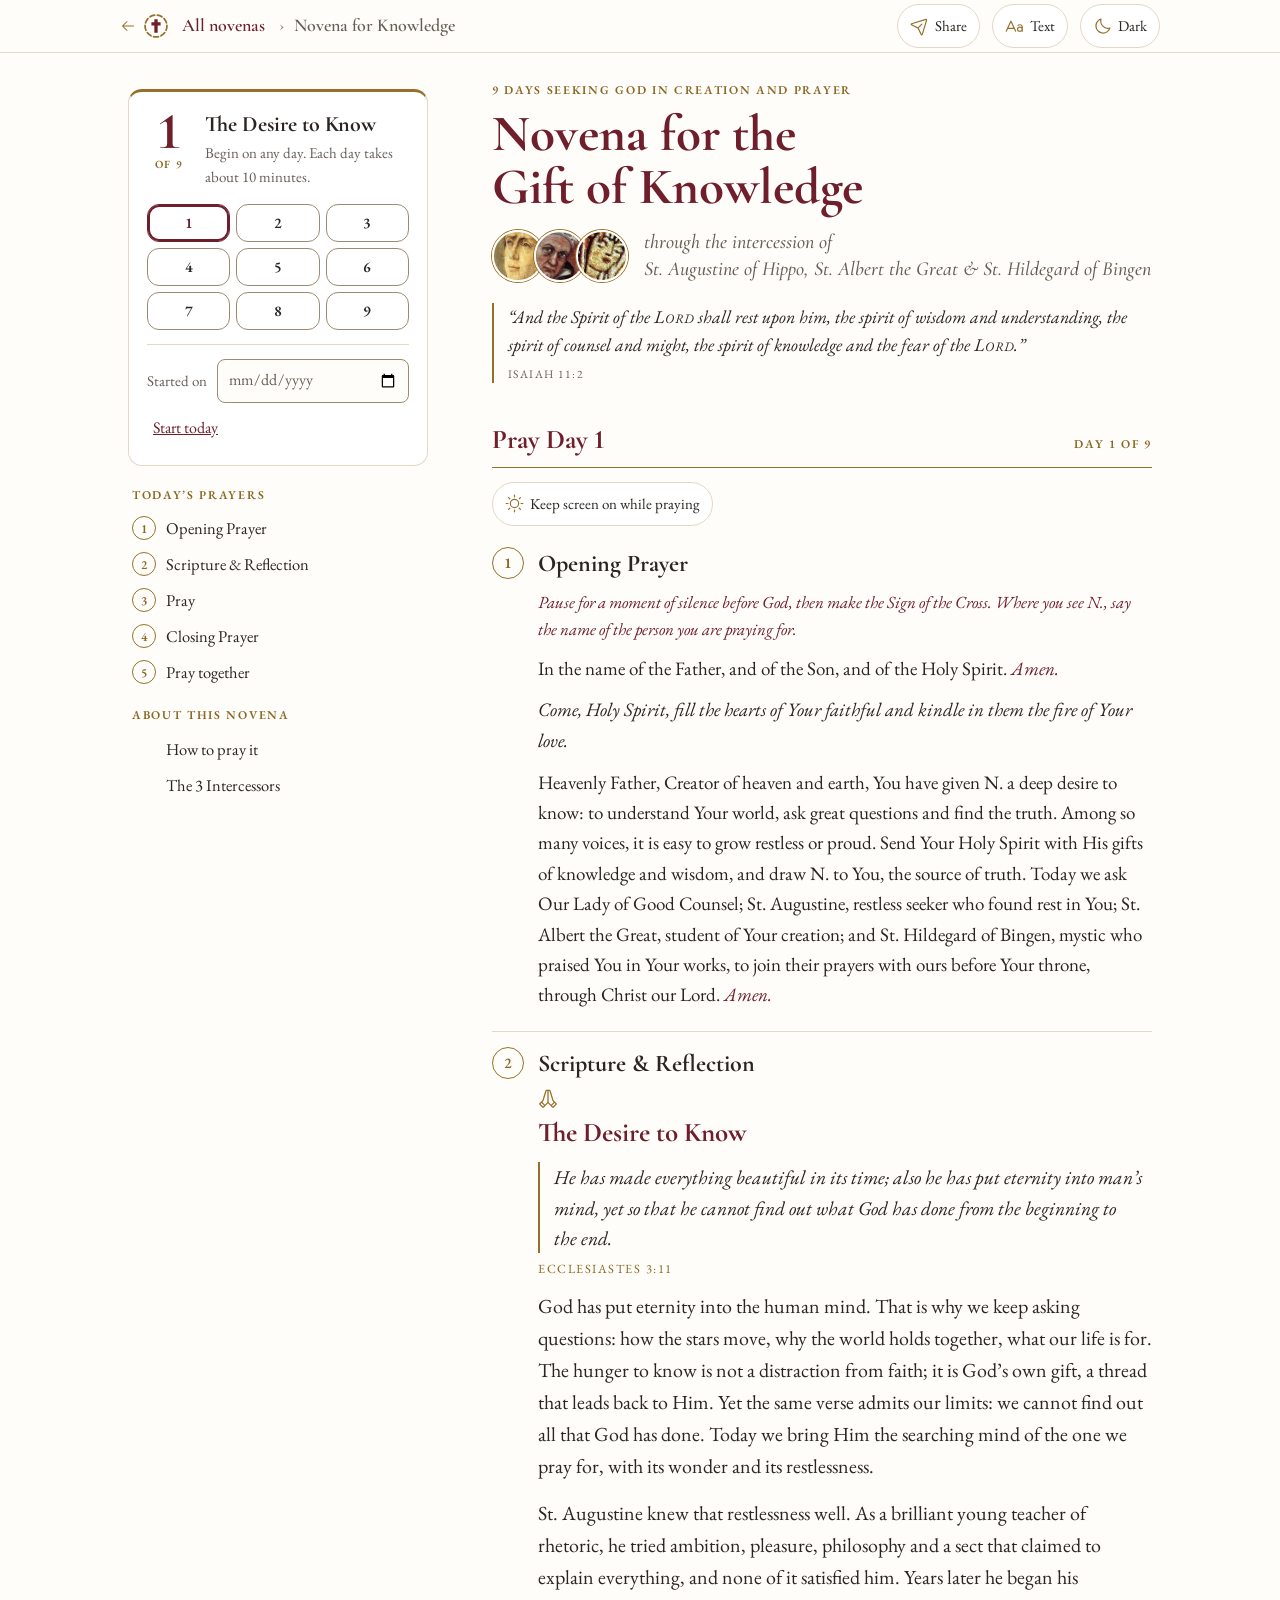
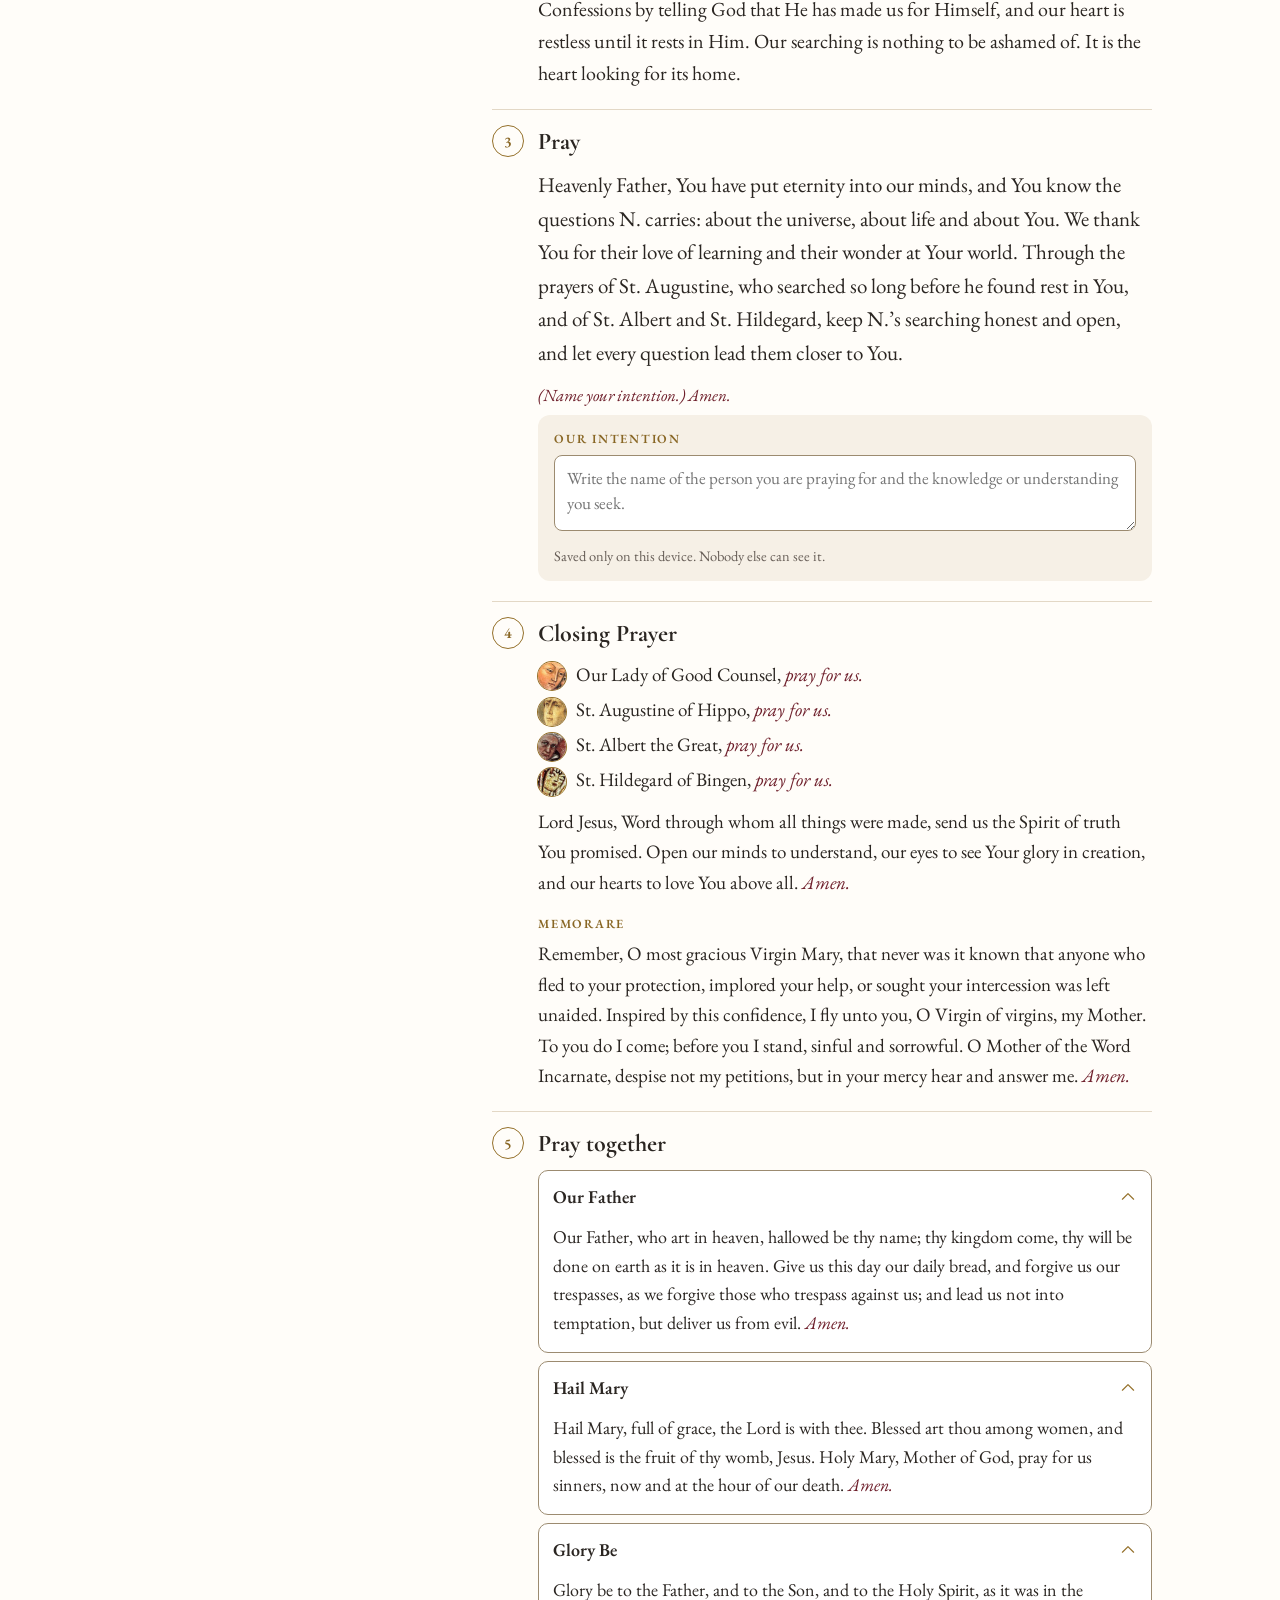
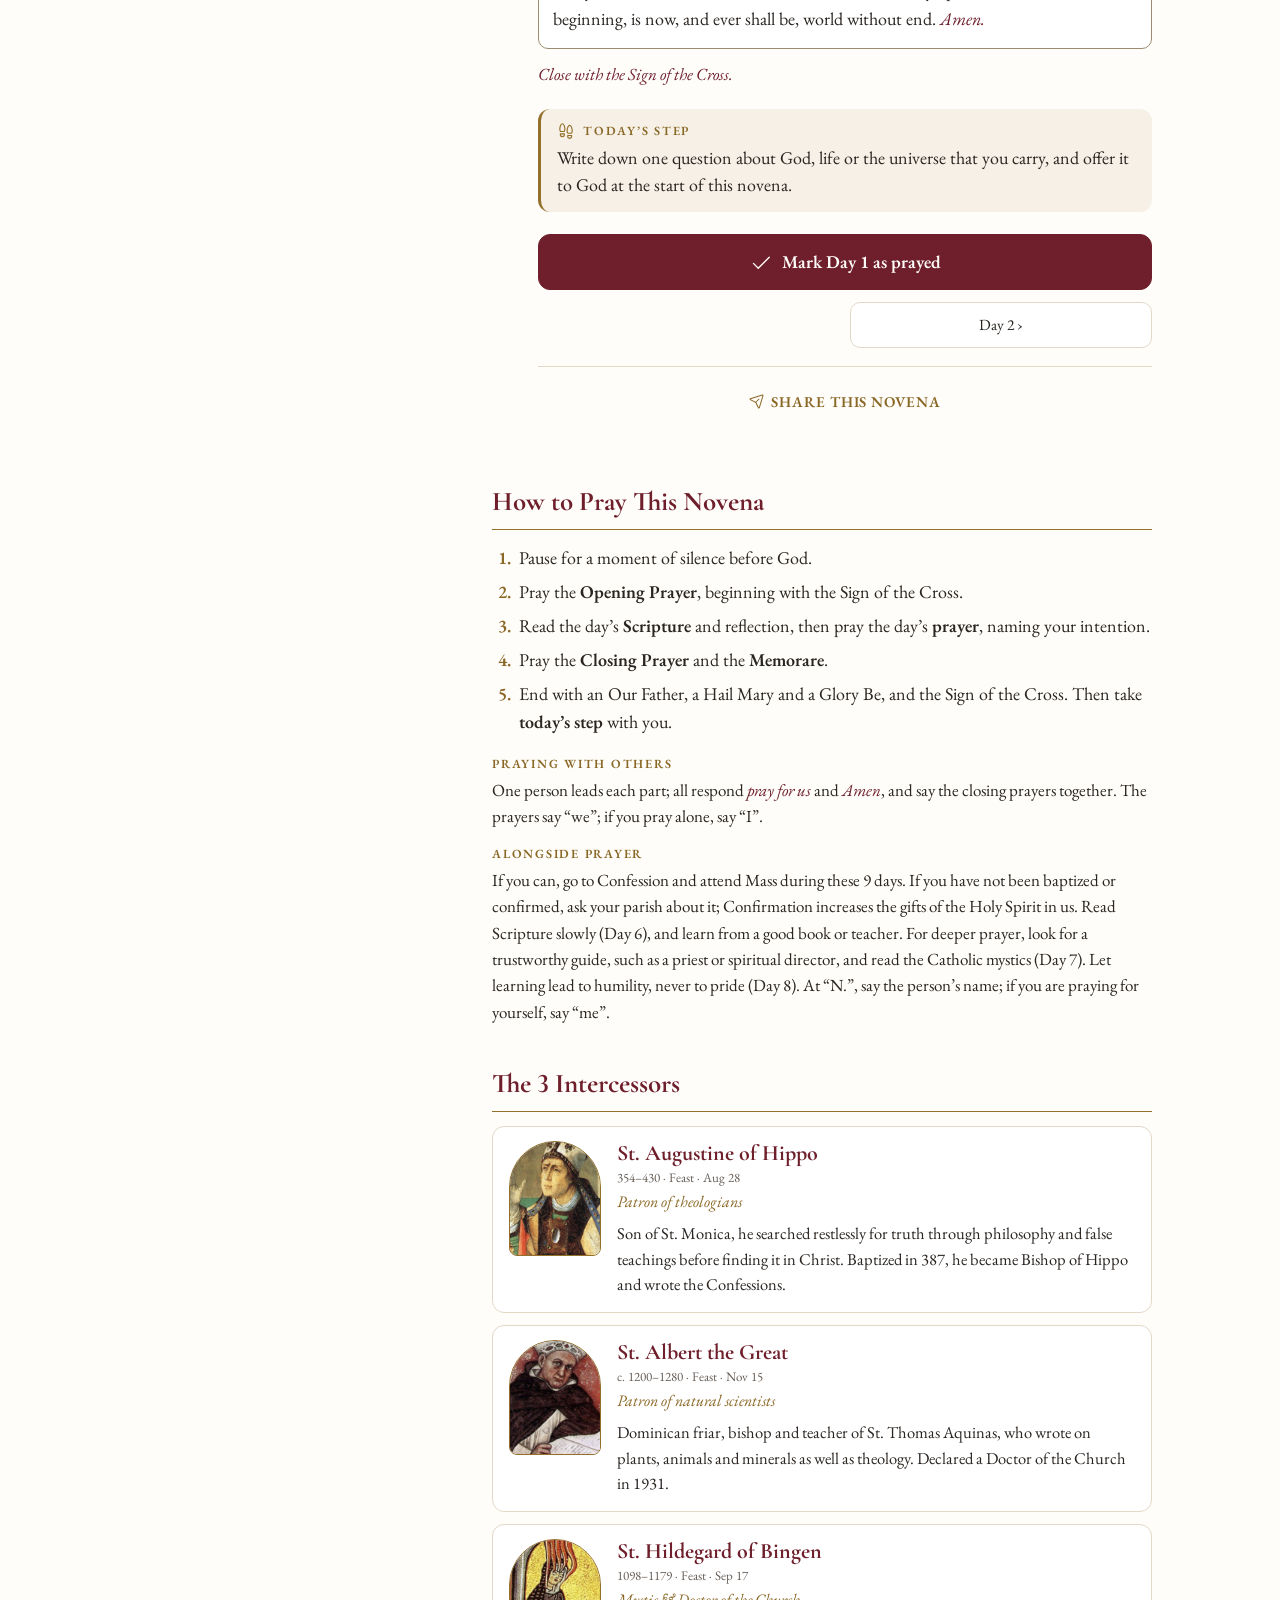
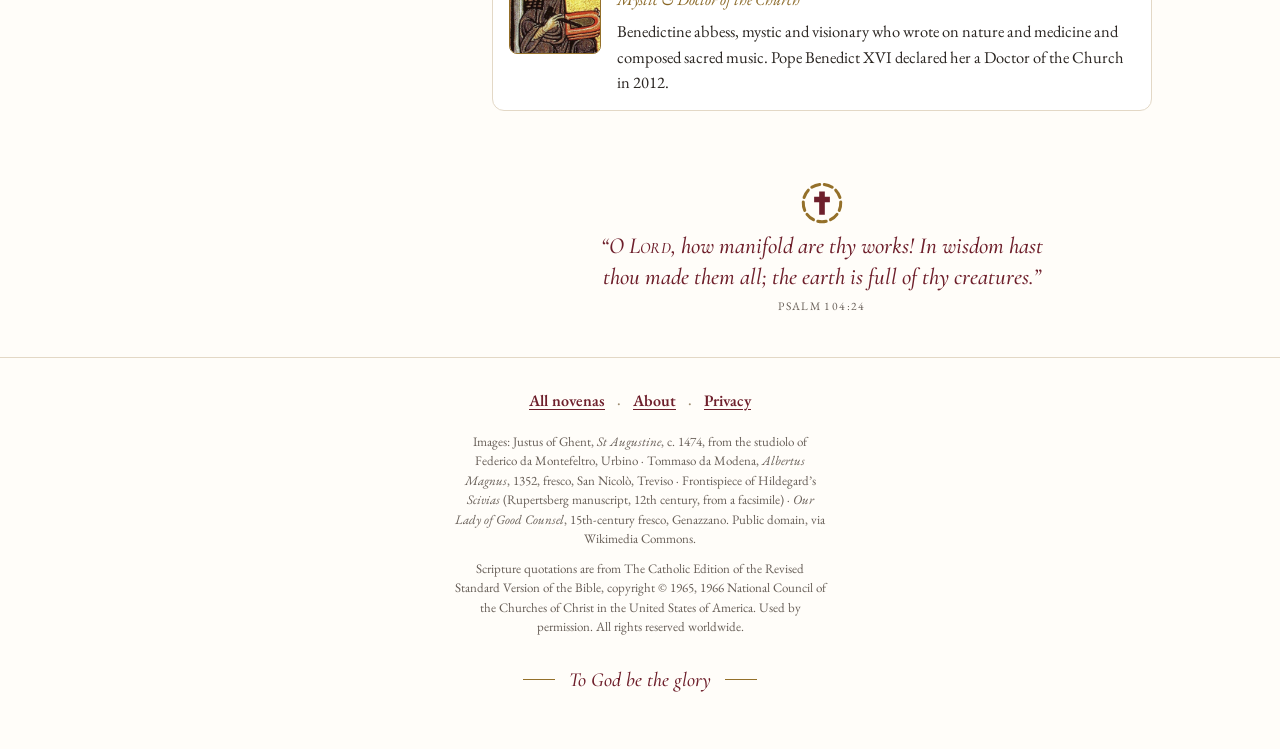
<file: site/gift-of-knowledge/index.html>
<!DOCTYPE html>
<html lang="en">
<head>
<meta charset="utf-8">
<meta name="viewport" content="width=device-width, initial-scale=1, viewport-fit=cover">
<title>Novena for Knowledge | Pray a Novena</title>
<meta name="description" content="A 9-day Catholic novena for the gift of knowledge, through Our Lady of Good Counsel, St. Augustine, St. Albert the Great and St. Hildegard of Bingen.">
<meta name="theme-color" content="#FFFDF9" media="(prefers-color-scheme: light)">
<meta name="theme-color" content="#0E1524" media="(prefers-color-scheme: dark)">
<meta property="og:type" content="website">
<meta property="og:site_name" content="Pray a Novena">
<meta property="og:url" content="https://prayanovena.com/gift-of-knowledge/">
<meta property="og:title" content="Novena for the Gift of Knowledge | Pray a Novena">
<meta property="og:description" content="9 days of prayer for the gift of knowledge, through Our Lady of Good Counsel, St. Augustine, St. Albert and St. Hildegard.">
<meta property="og:image" content="https://prayanovena.com/gift-of-knowledge/og.jpg?v=62ce44f1">
<meta property="og:image:alt" content="Novena for Knowledge: 9 days seeking God in creation and prayer">
<meta property="og:image:type" content="image/jpeg">
<meta property="og:image:width" content="1200"><meta property="og:image:height" content="630">
<meta name="twitter:card" content="summary_large_image">
<link rel="canonical" href="https://prayanovena.com/gift-of-knowledge/">
<link rel="icon" href="../favicon.svg" type="image/svg+xml">
<link rel="apple-touch-icon" href="../apple-touch-icon.png">
<link rel="manifest" href="../manifest.webmanifest">
<link rel="preload" href="../fonts/eb-garamond.woff2" as="font" type="font/woff2" crossorigin>
<link rel="preload" href="../fonts/cormorant-garamond.woff2" as="font" type="font/woff2" crossorigin>
<link rel="stylesheet" href="../fonts/fonts.css">
<style>
/* Novena page. Phone first: one prayer-book column (a "today" card, the 9 days, then the day's prayers
   in the order you pray them). Phones put the 9 days in a bottom bar; from 1024px a sidebar holds them.
   Sections: tokens · base · top bar · hero · today card · day buttons · prayer steps · guide · overlays
   · phones (600px, 420px) · desktop (1024px) · hover · motion · print. */

/* ---- tokens ---- */
:root{
  --paper:#FFFDF9;      /* page */
  --sheet:#FFFFFF;      /* raised surfaces */
  --ink:#2A2521;        /* text */
  --muted:#675E57;      /* secondary text */
  --wine:#6E1F2B;       /* spoken responses, headings */
  --gold:#94702A;       /* icons, rules of emphasis */
  --gold-text:#896725;  /* gold for small text (4.5:1) */
  --rule:#E3D8C6;       /* hairlines */
  --rule-strong:#9C8B70;/* control borders (3:1) */
  --wash:#F6F0E6;       /* soft fills */
  --frame:var(--gold);  /* rings around saint images */
  --cta:#6E1F2B; --on-cta:#FFFDF9;
  --display:"Cormorant Garamond","Cormorant",Garamond,"Times New Roman",serif;
  --body:"EB Garamond",Garamond,Georgia,"Times New Roman",serif;
  --scale:1;            /* text size: 1, 1.15 or 1.35, shared across the site */
  color-scheme:light;
}
@media (prefers-color-scheme:dark){
  :root:not([data-theme="light"]):not([data-mode="light"]){
    --paper:#0E1524; --sheet:#162036; --ink:#ECE6DA; --muted:#A7B0C2; --wine:#EBCF95; --gold:#C9A45A; --gold-text:#D0AD66;
    --rule:#26324C; --rule-strong:#5E6E90; --wash:#1B2740; --frame:color-mix(in srgb,#C9A45A 75%,transparent); --cta:#C9A45A; --on-cta:#0E1524; color-scheme:dark;
  }
}
:root[data-theme="dark"]:not([data-mode="light"]),:root[data-mode="dark"]{
  --paper:#0E1524; --sheet:#162036; --ink:#ECE6DA; --muted:#A7B0C2; --wine:#EBCF95; --gold:#C9A45A; --gold-text:#D0AD66;
  --rule:#26324C; --rule-strong:#5E6E90; --wash:#1B2740; --frame:color-mix(in srgb,#C9A45A 75%,transparent); --cta:#C9A45A; --on-cta:#0E1524; color-scheme:dark;
}

/* ---- base ---- */
*{box-sizing:border-box}
html,body{margin:0}
html{scroll-padding-top:124px}
body{background:var(--paper);color:var(--ink);font-family:var(--body);font-size:calc(18px * var(--scale));line-height:1.55;-webkit-font-smoothing:antialiased;text-rendering:optimizeLegibility;
  font-variant-numeric:lining-nums;font-feature-settings:"lnum" 1} /* modern numerals, so "1" never reads as Roman "I" */
button,input,textarea{font:inherit;color:inherit}
a{color:var(--wine)}
svg.i{width:1em;height:1em;fill:currentColor;flex:none}
:focus-visible{outline:2px solid var(--gold);outline-offset:3px;border-radius:4px}
.wrap{max-width:680px;margin:0 auto;padding:0 20px}
section{padding:30px 0 8px}
#prayer{scroll-margin-top:124px}
/* small gold caps labels */
.kicker,.ref,.sub-h,.intent label,.tip h3,.h2 .n,.daynum small,.dayicon,.toc-h,.todaystep .tslabel{font-weight:600;letter-spacing:.14em;text-transform:uppercase;color:var(--gold-text)}
.daynum,.track button,.step .num,.h2 .n,.dcap,.daynum small,.toc .num{font-variant-numeric:lining-nums tabular-nums;font-feature-settings:"lnum" 1,"tnum" 1}

/* ---- top bar ---- */
.bar{position:sticky;top:0;z-index:5;background:var(--paper);border-bottom:1px solid var(--rule)}
.bar .wrap{position:relative;display:flex;align-items:center;gap:12px;height:52px}
.home{display:flex;align-items:center;gap:12px;flex:none;min-width:0;text-decoration:none;min-height:44px}
.barshare{margin-left:auto}
.home .back-ic{font-size:16px;color:var(--gold);margin-right:-6px}
.bar .mark{color:var(--wine);font-size:28px;line-height:1}
.bar .name{font-family:var(--display);font-weight:600;font-size:18px;color:var(--wine);flex:1;white-space:nowrap;overflow:hidden;text-overflow:ellipsis}
.name .short{display:none}
.home .lbl{font-family:var(--display);font-weight:600;font-size:18px;color:var(--wine);white-space:nowrap}
.bar .name{color:var(--muted);min-width:0}
.bar .name::before{content:"›";margin:0 10px 0 2px;color:var(--rule-strong)}
@media (max-width:899px){.name .long{display:none}.name .short{display:inline}}
.hero .back{display:none}
.skip{position:absolute;left:12px;top:-60px;z-index:20;padding:10px 16px;border-radius:999px;background:var(--cta);color:var(--on-cta);font-weight:600;text-decoration:none}
.skip:focus{top:8px}
.sr{position:absolute;width:1px;height:1px;padding:0;margin:-1px;overflow:hidden;clip:rect(0 0 0 0);white-space:nowrap;border:0}
#prayHead:focus{outline:none}
#prayHead:focus-visible{outline:2px solid var(--gold);outline-offset:4px}
.iconbtn{display:inline-flex;align-items:center;justify-content:center;gap:6px;min-width:44px;height:44px;padding:0 12px;border:1px solid var(--rule);border-radius:999px;background:var(--sheet);color:var(--ink);cursor:pointer;font-size:15px}
.iconbtn svg{font-size:19px;color:var(--gold)}
.iconbtn:hover{border-color:var(--gold)}

/* ---- hero ---- */
.hero{padding:40px 0 12px;text-align:center}
.back{display:inline-flex;align-items:center;gap:6px;min-height:44px;padding:0 4px;margin:-8px 0 6px;color:var(--gold-text);font-size:15px;letter-spacing:.06em;text-transform:uppercase;text-decoration:none;font-weight:600}
button.back{background:none;border:0;cursor:pointer;font-family:var(--body)}
.back .i{width:16px;height:16px}
.back:hover,.back:focus-visible{text-decoration:underline;text-underline-offset:3px}
.cross{color:var(--wine);font-size:26px;line-height:1}
.cross svg{font-size:48px}
.kicker{margin:10px 0 0;font-size:calc(12px * var(--scale))}
h1{font-family:var(--display);font-weight:700;color:var(--wine);font-size:clamp(34px,8vw,46px);line-height:1.05;margin:10px 0 8px;text-wrap:balance}
.sub{font-family:var(--display);font-style:italic;font-size:calc(clamp(16.5px,4.6vw,20px) * var(--scale));line-height:1.35;color:var(--muted);margin:0 auto}
.sub .l2{display:block;text-wrap:balance}
.sub .nb{white-space:nowrap}
.epi{margin:18px auto 0;font-style:italic;font-size:calc(17px * var(--scale));max-width:34ch}
.cite{display:block;font-style:normal;font-size:calc(11.5px * var(--scale));letter-spacing:.12em;color:var(--muted);margin-top:4px;text-transform:uppercase}
.faces{display:flex;justify-content:center;gap:10px;margin:20px 0 0}
.faces img{width:56px;height:56px;border-radius:50%;object-fit:cover;margin:0;border:0;box-shadow:0 0 0 1px var(--frame)}

/* ---- today card ---- */
.today{margin:24px 0 8px;background:var(--sheet);border:1px solid var(--rule);border-top:3px solid var(--gold);border-radius:14px;padding:20px 20px 18px}
.today-top{display:flex;align-items:flex-start;gap:16px}
.daynum{font-family:var(--display);font-weight:700;color:var(--wine);font-size:60px;line-height:.85;min-width:56px;text-align:center}
.daynum small{display:block;white-space:nowrap;font-family:var(--body);font-size:calc(11px * min(var(--scale),1.15));margin-top:6px}
.today .ttl{font-family:var(--display);font-weight:700;font-size:calc(25px * var(--scale));line-height:1.15;margin:2px 0 4px;color:var(--ink);text-wrap:balance}
.today .status{margin:0;color:var(--muted);font-size:calc(16px * var(--scale))}
.cta{display:flex;align-items:center;justify-content:center;gap:10px;width:100%;margin-top:16px;border:0;border-radius:12px;background:var(--cta);color:var(--on-cta);font-size:calc(18px * min(var(--scale),1.15));font-weight:600;padding:14px 18px;cursor:pointer}
.cta svg{font-size:22px}
.startrow{display:flex;flex-wrap:wrap;align-items:center;gap:8px 12px;margin-top:14px;padding-top:14px;border-top:1px solid var(--rule);font-size:calc(15px * min(var(--scale),1.15));color:var(--muted)}
.startrow input{border:1px solid var(--rule-strong);border-radius:8px;background:var(--paper);padding:6px 10px;font-size:16px;min-height:44px}
.startrow .link{background:none;border:0;color:var(--wine);text-decoration:underline;cursor:pointer;min-height:44px;padding:0 6px;font-size:16px}
#resetAll{margin-left:auto}
#resetAll[hidden]{display:none}

/* ---- the 9 day buttons: a strip under the bar (tablet), a bottom bar (phone), a grid in the sidebar (desktop) ---- */
.days{position:sticky;top:53px;z-index:4;background:var(--paper);border-bottom:1px solid var(--rule)}
.dcap{display:none;margin:0;padding-top:7px;font-size:calc(13px * min(var(--scale),1.15));letter-spacing:.06em;color:var(--muted);white-space:nowrap;overflow:hidden;text-overflow:ellipsis;text-align:center}
.dcap b{color:var(--gold-text);font-weight:600;letter-spacing:.14em}
.track{display:grid;grid-template-columns:repeat(9,1fr);gap:4px;margin:18px 0 4px;padding:0;list-style:none}
.days .track{margin:0;padding:6px 0 7px}
.track button{position:relative;width:100%;height:44px;margin:0 auto;display:grid;place-items:center;border-radius:12px;border:1.5px solid var(--rule-strong);background:transparent;color:var(--ink);cursor:pointer;font-size:calc(15px * min(var(--scale),1.15));font-weight:600;padding:0}
.track button.done{background:var(--gold);border-color:var(--gold);color:var(--sheet)}
.track button.sel{border-color:var(--wine);box-shadow:0 0 0 2px var(--wine) inset;color:var(--wine)}
.track button.done.sel{color:var(--sheet);box-shadow:0 0 0 2px var(--sheet) inset,0 0 0 2px var(--wine)}
.track button.now::after{content:"";position:absolute;left:50%;bottom:5px;width:5px;height:5px;margin-left:-2.5px;border-radius:50%;background:currentColor}
.track button.now:not(.sel):not(.done){color:var(--wine);border-color:var(--wine)}
.toc,.grid9{display:none}

/* ---- prayer steps ---- */
.h2{display:flex;align-items:baseline;gap:10px;font-family:var(--display);font-weight:700;color:var(--wine);font-size:calc(27px * var(--scale));margin:0 0 14px;padding-bottom:6px;border-bottom:1px solid var(--gold)}
.h2 .n{font-family:var(--body);font-size:12px;margin-left:auto}
.wake{margin:-4px 0 14px;font-size:calc(15px * min(var(--scale),1.15))}
.wake[aria-pressed="true"]{border-color:var(--gold);background:var(--wash)}
.flow{font-size:calc(14.5px * var(--scale));color:var(--muted);margin:-6px 0 18px}
.steps{list-style:none;margin:0;padding:0;display:flex;flex-direction:column;gap:0}
.step{position:relative;padding:18px 0 20px 46px;border-bottom:1px solid var(--rule)}
.step:last-child{border-bottom:0}
.step .num{position:absolute;left:0;top:15px;width:32px;height:32px;border-radius:50%;border:1.5px solid var(--gold);color:var(--gold-text);display:grid;place-items:center;font-family:var(--body);font-size:15px;font-weight:600;letter-spacing:0}
.label{display:flex;align-items:center;gap:12px;margin:0 0 12px;font-family:var(--display);font-weight:700;font-size:calc(24px * var(--scale));line-height:1.15;color:var(--ink)}
.read{font-size:calc(19px * var(--scale));line-height:1.6}
.read p{margin:0 0 .6em}
.read p:last-child{margin-bottom:0}
.pray .read{font-size:calc(21px * var(--scale))}
.resp{color:var(--wine);font-style:italic}
.rubric{color:var(--wine);font-style:italic;font-size:calc(17px * var(--scale))}
.dayicon{display:inline-flex;align-items:center;gap:8px;font-size:12.5px}
.dayicon svg{font-size:20px;color:var(--gold)}
.dayicon span{position:absolute;width:1px;height:1px;overflow:hidden;clip:rect(0 0 0 0);white-space:nowrap}
.daytitle{font-family:var(--display);font-weight:700;color:var(--wine);font-size:calc(27px * var(--scale));line-height:1.15;margin:0 0 14px;text-wrap:balance}
.passage{margin:0;font-style:italic;font-size:calc(19.5px * var(--scale));line-height:1.55;padding-left:14px;border-left:2px solid var(--gold);text-wrap:pretty}
.passage .ln{display:block;padding-left:1.5em;text-indent:-1.5em;text-wrap:balance}
.passage .ln:nth-child(even){padding-left:2.6em}
.sc{font-variant:small-caps;letter-spacing:.02em}
.ref{font-size:calc(12.5px * var(--scale));letter-spacing:.12em;font-weight:400;margin:6px 0 12px}
.refl{font-size:calc(20px * var(--scale));line-height:1.6;margin:0}
.refl2{margin-top:.75em}
.litany p{position:relative;margin:0 0 .25em;padding-left:calc(38px * var(--scale))}
.litany .resp{white-space:nowrap}
.av{position:absolute;left:0;top:.15em;width:calc(28px * var(--scale));height:calc(28px * var(--scale));border-radius:50%;object-fit:cover;vertical-align:middle;box-shadow:0 0 0 1px var(--frame)}
.av-none{display:grid;place-items:center;background:var(--wash);color:var(--gold);font-size:calc(14px * var(--scale))}
.sub-h{font-size:calc(12.5px * var(--scale));margin:16px 0 6px}
.intent{background:var(--wash);border-radius:12px;padding:14px 16px;margin-top:6px}
.intent label{display:block;font-size:calc(12.5px * var(--scale));margin-bottom:6px}
.intent textarea{width:100%;min-height:76px;border:1px solid var(--rule-strong);border-radius:8px;background:var(--sheet);padding:10px 12px;font-size:17px;line-height:1.5;resize:vertical}
.hint{font-size:calc(14.5px * var(--scale));color:var(--muted);margin:4px 0 0}
.intent .hint{margin-top:6px}
details.prayer{border:1px solid var(--rule-strong);border-radius:10px;background:var(--sheet);margin:8px 0}
details.prayer summary{list-style:none;cursor:pointer;display:flex;align-items:center;gap:10px;padding:12px 14px;font-weight:600;font-size:calc(18px * var(--scale))}
details.prayer summary::-webkit-details-marker{display:none}
details.prayer summary svg{margin-left:auto;color:var(--gold);transition:transform .2s}
details.prayer[open] summary svg{transform:rotate(180deg)}
details.prayer .read{padding:0 14px 14px;font-size:calc(18px * var(--scale))}
.todaystep{margin:22px 0 0;background:var(--wash);border-radius:12px;padding:12px 16px 14px;border-left:3px solid var(--gold)}
.todaystep .tslabel{display:flex;align-items:center;gap:8px;margin:0 0 4px;font-size:calc(12.5px * var(--scale))}
.todaystep .tslabel svg{font-size:18px;color:var(--gold)}
.todaystep p:last-child{margin:0;font-size:calc(18px * var(--scale));line-height:1.5}
.markdone{display:flex;align-items:center;justify-content:center;gap:10px;width:100%;margin:22px 0 0;border:1.5px solid var(--cta);border-radius:12px;background:var(--cta);color:var(--on-cta);font-size:calc(18px * min(var(--scale),1.15));font-weight:600;padding:13px 16px;cursor:pointer}
.markdone svg{color:inherit;font-size:22px}
.markdone.is-done{background:var(--gold);border-color:var(--gold);color:var(--sheet)}
.markdone.is-done svg{color:var(--sheet)}
.daynav{display:flex;justify-content:space-between;gap:10px;margin-top:12px}
.donenote{margin:12px 0 0;text-align:center;font-style:italic;color:var(--muted);font-size:calc(16.5px * var(--scale))}
.donenote[hidden]{display:none}
.daynav button{flex:1;min-height:44px;border:1px solid var(--rule);background:var(--sheet);border-radius:10px;padding:10px;cursor:pointer;font-size:calc(15.5px * min(var(--scale),1.15));color:var(--ink)}
.daynav button:disabled{opacity:.4;cursor:default;visibility:hidden}
.sharerow{display:flex;justify-content:center;margin:18px 0 0;padding-top:12px;border-top:1px solid var(--rule)}
.sharerow .back{margin:0}

/* ---- guide: how to pray, tips, intercessors, close ---- */
ol.how{margin:0;padding-left:1.3em}
ol.how li{margin:0 0 6px;padding-left:4px}
ol.how li::marker{color:var(--gold-text);font-weight:600}
.tips{display:grid;gap:14px}
.tip h3{font-size:calc(12.5px * var(--scale));margin:0 0 4px}
.tip p{margin:0;font-size:calc(17px * var(--scale))}
.saints{display:grid;gap:12px}
.saint{display:grid;grid-template-columns:92px 1fr;gap:16px;align-items:start;background:var(--sheet);border:1px solid var(--rule);border-radius:12px;padding:14px 16px}
.portrait{width:92px;height:115px;object-fit:cover;border-radius:46px 46px 8px 8px;border:1px solid var(--frame);background:var(--wash)}
.saint h3{font-family:var(--display);font-weight:700;color:var(--wine);font-size:calc(22px * var(--scale));line-height:1.15;margin:0}
.saint .meta{font-size:calc(13px * var(--scale));color:var(--muted);margin:2px 0 0}
.saint .pat{font-style:italic;color:var(--gold-text);margin:2px 0 6px;font-size:calc(16px * var(--scale))}
.saint p{margin:0;font-size:calc(16.5px * var(--scale))}
.close{text-align:center;padding:36px 0 18px}
.close blockquote{margin:0;font-family:var(--display);font-style:italic;color:var(--wine);font-size:calc(23px * var(--scale));line-height:1.35;text-wrap:balance}

/* ---- site footer (shared by every page; built by tools/build.py) ---- */
.site-foot{margin-top:40px;border-top:1px solid var(--rule);text-align:center;color:var(--muted)}
.site-foot .wrap{padding-top:22px;padding-bottom:calc(56px + env(safe-area-inset-bottom))}
.foot-nav{display:flex;flex-wrap:wrap;justify-content:center;align-items:center;margin:0 0 8px}
.foot-nav a{display:inline-flex;align-items:center;min-height:44px;padding:0 12px;color:var(--wine);font-weight:600;font-size:calc(16px * var(--scale));text-underline-offset:3px}
.foot-nav a[aria-current="page"]{text-decoration:none;color:var(--muted)}
.foot-nav span{color:var(--rule-strong)}
.fnote{font-size:calc(13.5px * var(--scale));line-height:1.5;color:var(--muted);max-width:62ch;margin:0 auto 10px}
.fnote a{color:inherit;text-underline-offset:2px}
.fnote.warn{font-size:calc(15px * var(--scale));color:var(--ink)}
.fnote.credits{font-size:calc(13px * var(--scale))}
.amdg{display:flex;align-items:center;justify-content:center;gap:14px;margin:30px 0 0;font-family:var(--display);font-style:italic;font-weight:500;font-size:calc(20px * var(--scale));line-height:1.3;color:var(--wine)}
.amdg::before,.amdg::after{content:"";flex:none;width:32px;height:1px;background:var(--gold)}


/* ---- overlays: text size popover, toast ---- */
.sizer{display:none;position:absolute;right:20px;top:56px;background:var(--sheet);border:1px solid var(--rule);border-radius:12px;padding:8px;gap:6px;box-shadow:0 8px 24px rgb(0 0 0 / .12)}
.sizer.open{display:flex}
.sizer button{min-width:48px;height:44px;border:1px solid var(--rule);border-radius:8px;background:var(--paper);cursor:pointer;font-family:var(--display);font-weight:700;color:var(--wine)}
.sizer button[aria-pressed="true"]{border-color:var(--wine);box-shadow:0 0 0 1px var(--wine) inset}
.toast{position:fixed;left:50%;bottom:calc(22px + env(safe-area-inset-bottom));transform:translateX(-50%);background:var(--ink);color:var(--paper);padding:10px 18px;border-radius:999px;font-size:calc(15px * min(var(--scale),1.15));width:max-content;max-width:calc(100vw - 32px);text-align:center;overflow-wrap:anywhere;opacity:0;pointer-events:none;transition:opacity .25s}
.toast.show{opacity:1}

/* ---- phones ---- */
@media (max-width:600px){
  html{scroll-padding-top:64px;scroll-padding-bottom:calc(104px + env(safe-area-inset-bottom))}
  body{padding-bottom:calc(96px + env(safe-area-inset-bottom))}
  #prayer{scroll-margin-top:64px}
  .bar .wrap{gap:8px}
  .home{gap:10px}
  .bar .name{display:none}
  .bar .mark{font-size:30px}
  #sizeBtn>span,#themeLabel,.barshare>span{display:none}
  .bar .iconbtn{width:44px;min-width:44px;padding:0}
  .bar .iconbtn svg{font-size:21px}
  /* a shorter hero, so today's card and its button come into view sooner; the bar's arrow leads back */
  .hero{padding-top:22px}
  .hero .cross{display:none}
  .kicker{margin-top:0}
  .epi{margin-top:12px}
  .faces{margin-top:14px}
  .faces img{width:48px;height:48px}
  .today{margin-top:18px}
  /* the 9 days become a bottom tab bar, in thumb reach */
  .days{position:fixed;top:auto;bottom:0;left:0;right:0;border-bottom:0;border-top:1px solid var(--rule);box-shadow:0 -6px 18px rgb(0 0 0 / .06);padding-bottom:env(safe-area-inset-bottom)}
  .dcap{display:block}
  .days .track{padding:5px 0 8px}
  .toast{bottom:calc(108px + env(safe-area-inset-bottom))}
}
@media (max-width:420px){
  body{font-size:calc(17px * var(--scale))}
  .wrap{padding:0 16px}
  .today{padding:18px 14px}
  .daynum{font-size:52px}
  .step{padding-left:0}
  .step .num{position:static;display:inline-grid;flex:none}
}
/* narrow screens or large text: the saint's story runs under the portrait instead of in a thin column */
@media (max-width:480px){
  .saint{grid-template-columns:76px minmax(0,1fr);grid-template-rows:auto auto auto 1fr;column-gap:14px;row-gap:0;padding:14px}
  .saint>div{display:contents}
  .saint .portrait{grid-column:1;grid-row:1 / span 4;width:76px;height:95px;border-radius:38px 38px 8px 8px}
  .saint h3,.saint .meta,.saint .pat{grid-column:2}
  .saint .pat{margin-bottom:0}
  .saint div p:last-child{grid-column:1 / -1;grid-row:5;margin-top:10px}
}

/* ---- desktop: a prayer column with a sidebar ---- */
@media (min-width:1024px){
  html{scroll-padding-top:80px}
  #prayer{scroll-margin-top:80px;padding-top:0}
  .wrap{max-width:1120px;padding:0 40px}
  .days,.flow,.today .cta,.hero .cross{display:none}
  /* the page is a grid: the sidebar on the left, and the title opens the prayer column like a book page */
  main.wrap{display:grid;grid-template-columns:300px minmax(0,660px);grid-template-areas:"side hero" "side col" "side close";column-gap:64px;justify-content:center;align-items:start}
  .layout{display:contents}
  .side{grid-area:side;position:sticky;top:72px;max-height:calc(100vh - 88px);overflow:auto;padding:4px;margin:32px -4px -4px;scrollbar-width:thin}
  .col{grid-area:col}
  .close{grid-area:close}
  .hero{grid-area:hero;text-align:left;padding:28px 0 36px;display:grid;grid-template-columns:auto minmax(0,1fr);align-items:center;column-gap:16px}
  .hero>*{grid-column:1 / -1}
  .kicker{grid-row:2;margin:0}
  h1{grid-row:3;font-size:clamp(44px,4vw,54px);margin:8px 0 14px}
  .faces{grid-column:1;grid-row:4;margin:0;gap:0;padding-left:10px}
  .faces img{width:52px;height:52px;margin-left:-10px;border:2px solid var(--paper)}
  .sub{grid-column:2;grid-row:4;font-size:20px;margin:0}
  .epi{grid-row:5;margin:20px 0 0;max-width:none;font-size:18px;padding-left:14px;border-left:2px solid var(--gold)}
  .epi .cite{margin-top:6px}
  .today{margin:0;padding:18px 18px 14px}
  .today-top{gap:14px}
  .daynum{font-size:52px;min-width:44px}
  .today .ttl{font-size:calc(22px * var(--scale))}
  .today .status{font-size:calc(15px * var(--scale))}
  .grid9{display:grid;grid-template-columns:repeat(3,1fr);gap:6px;margin:16px 0 0}
  .grid9 button{height:38px}
  .startrow{gap:4px 10px}
  .startrow input{flex:1 1 130px}
  .toc{display:block;margin:20px 0 0;padding:0 4px}
  .toc-h{margin:0 0 6px;font-size:calc(12px * min(var(--scale),1.15))}
  .toc ol,.toc ul{list-style:none;margin:0 0 16px;padding:0}
  .toc a{display:flex;align-items:center;gap:10px;min-height:36px;padding:4px 10px;margin:0 -10px;border-radius:8px;color:var(--ink);text-decoration:none;font-size:calc(16.5px * min(var(--scale),1.15));line-height:1.25}
  .toc a:hover{background:var(--wash)}
  .toc a[aria-current]{color:var(--wine);font-weight:600;background:var(--wash)}
  .toc ul a{padding-left:44px}
  .toc .num{flex:none;width:24px;height:24px;border-radius:50%;border:1.5px solid var(--gold);color:var(--gold-text);display:grid;place-items:center;font-size:12.5px;font-weight:600}
  .toc a[aria-current] .num{background:var(--gold);color:var(--sheet)}
  .wake{margin:0 0 6px}
  /* short laptop screens: keep the whole sidebar in view */
  @media (max-height:820px){
    .today{padding:14px 16px 12px}
    .grid9{margin-top:12px}
    .grid9 button{height:34px}
    .startrow{margin-top:10px;padding-top:10px}
    .toc{margin-top:14px}
    .toc a{min-height:32px;padding-top:2px;padding-bottom:2px}
    .toc ol,.toc ul{margin-bottom:10px}
  }
  .close{padding-top:60px;max-width:640px;margin:0 auto;justify-self:center}
  .site-foot{margin-top:24px}
}

/* ---- hover (mouse only), motion, print ---- */
@media (hover:hover){
  .track button:not(.sel):not(.done):hover{border-color:var(--wine);color:var(--wine)}
  .daynav button:not(:disabled):hover,.startrow input:hover{border-color:var(--gold)}
  .cta:hover{filter:brightness(1.1)}
  .markdone:not(.is-done):hover{background:var(--wash)}
  details.prayer summary:hover{color:var(--wine)}
}
@media (prefers-reduced-motion:reduce){*{transition:none!important;scroll-behavior:auto!important}}
@media print{.bar,.days,.toc,.today .cta,.markdone,.donenote,.daynav,.intent,.startrow,.barshare,.sharerow,.foot-nav{display:none}}
</style>
</head>
<body>
<a class="skip" href="#prayHead">Skip to the prayer</a>
<svg xmlns="http://www.w3.org/2000/svg" style="display:none" aria-hidden="true"><symbol id="i-logo" viewBox="0 0 64 64"><path fill="none" style="stroke:var(--gold,#94702A)" stroke-width="4" stroke-linecap="round" d="M35.05 7.19A25 25 0 0 1 45.62 11.03M50.28 14.95A25 25 0 0 1 55.91 24.69M56.97 30.69A25 25 0 0 1 55.01 41.77M51.97 47.05A25 25 0 0 1 43.35 54.28M37.62 56.36A25 25 0 0 1 26.38 56.36M20.65 54.28A25 25 0 0 1 12.03 47.05M8.99 41.77A25 25 0 0 1 7.03 30.69M8.09 24.69A25 25 0 0 1 13.72 14.95M18.38 11.03A25 25 0 0 1 28.95 7.19"/><path d="M28.25 16.5h7.5v7.0h6.75v7.5h-6.75v16.5h-7.5v-16.5h-6.75v-7.5h6.75z"/></symbol><symbol id="i-cross" viewBox="0 0 256 256"><path d="M200,72H160V32a16,16,0,0,0-16-16H112A16,16,0,0,0,96,32V72H56A16,16,0,0,0,40,88v32a16,16,0,0,0,16,16H96v88a16,16,0,0,0,16,16h32a16,16,0,0,0,16-16V136h40a16,16,0,0,0,16-16V88A16,16,0,0,0,200,72Zm0,48H152a8,8,0,0,0-8,8v96H112V128a8,8,0,0,0-8-8H56V88h48a8,8,0,0,0,8-8V32h32V80a8,8,0,0,0,8,8h48Z"/></symbol><symbol id="i-sun" viewBox="0 0 256 256"><path d="M120,40V16a8,8,0,0,1,16,0V40a8,8,0,0,1-16,0Zm72,88a64,64,0,1,1-64-64A64.07,64.07,0,0,1,192,128Zm-16,0a48,48,0,1,0-48,48A48.05,48.05,0,0,0,176,128ZM58.34,69.66A8,8,0,0,0,69.66,58.34l-16-16A8,8,0,0,0,42.34,53.66Zm0,116.68-16,16a8,8,0,0,0,11.32,11.32l16-16a8,8,0,0,0-11.32-11.32ZM192,72a8,8,0,0,0,5.66-2.34l16-16a8,8,0,0,0-11.32-11.32l-16,16A8,8,0,0,0,192,72Zm5.66,114.34a8,8,0,0,0-11.32,11.32l16,16a8,8,0,0,0,11.32-11.32ZM48,128a8,8,0,0,0-8-8H16a8,8,0,0,0,0,16H40A8,8,0,0,0,48,128Zm80,80a8,8,0,0,0-8,8v24a8,8,0,0,0,16,0V216A8,8,0,0,0,128,208Zm112-88H216a8,8,0,0,0,0,16h24a8,8,0,0,0,0-16Z"/></symbol><symbol id="i-moon" viewBox="0 0 256 256"><path d="M233.54,142.23a8,8,0,0,0-8-2,88.08,88.08,0,0,1-109.8-109.8,8,8,0,0,0-10-10,104.84,104.84,0,0,0-52.91,37A104,104,0,0,0,136,224a103.09,103.09,0,0,0,62.52-20.88,104.84,104.84,0,0,0,37-52.91A8,8,0,0,0,233.54,142.23ZM188.9,190.34A88,88,0,0,1,65.66,67.11a89,89,0,0,1,31.4-26A106,106,0,0,0,96,56,104.11,104.11,0,0,0,200,160a106,106,0,0,0,14.92-1.06A89,89,0,0,1,188.9,190.34Z"/></symbol><symbol id="i-text-aa" viewBox="0 0 256 256"><path d="M87.24,52.59a8,8,0,0,0-14.48,0l-64,136a8,8,0,1,0,14.48,6.81L39.9,160h80.2l16.66,35.4a8,8,0,1,0,14.48-6.81ZM47.43,144,80,74.79,112.57,144ZM200,96c-12.76,0-22.73,3.47-29.63,10.32a8,8,0,0,0,11.26,11.36c3.8-3.77,10-5.68,18.37-5.68,13.23,0,24,9,24,20v3.22A42.76,42.76,0,0,0,200,128c-22.06,0-40,16.15-40,36s17.94,36,40,36a42.73,42.73,0,0,0,24-7.25,8,8,0,0,0,16-.75V132C240,112.15,222.06,96,200,96Zm0,88c-13.23,0-24-9-24-20s10.77-20,24-20,24,9,24,20S213.23,184,200,184Z"/></symbol><symbol id="i-check" viewBox="0 0 256 256"><path d="M229.66,77.66l-128,128a8,8,0,0,1-11.32,0l-56-56a8,8,0,0,1,11.32-11.32L96,188.69,218.34,66.34a8,8,0,0,1,11.32,11.32Z"/></symbol><symbol id="i-caret-down" viewBox="0 0 256 256"><path d="M213.66,101.66l-80,80a8,8,0,0,1-11.32,0l-80-80A8,8,0,0,1,53.66,90.34L128,164.69l74.34-74.35a8,8,0,0,1,11.32,11.32Z"/></symbol><symbol id="i-footprints" viewBox="0 0 256 256"><path d="M208.06,184H152a8,8,0,0,0-8,8v12a36,36,0,0,0,72.05,0V192A8,8,0,0,0,208.06,184Zm-8,20a20,20,0,0,1-40,0v-4h40ZM104,160h-56a8,8,0,0,0-8,8v12A36,36,0,0,0,112,180V168A8,8,0,0,0,104,160Zm-8,20a20,20,0,0,1-40,0v-4H96ZM76,16C64.36,16,53.07,26.31,44.2,45c-13.93,29.38-18.56,73,.29,96a8,8,0,0,0,6.2,2.93h50.55a8,8,0,0,0,6.2-2.93c18.85-23,14.22-66.65.29-96C98.85,26.31,87.57,16,76,16ZM97.15,128H54.78c-11.4-18.1-7.21-52.7,3.89-76.11C65.14,38.22,72.17,32,76,32s10.82,6.22,17.3,19.89C104.36,75.3,108.55,109.9,97.15,128Zm57.61,40h50.55a8,8,0,0,0,6.2-2.93c18.85-23,14.22-66.65.29-96C202.93,50.31,191.64,40,180,40s-22.89,10.31-31.77,29c-13.93,29.38-18.56,73,.29,96A8.05,8.05,0,0,0,154.76,168Zm8-92.11C169.22,62.22,176.25,56,180,56s10.82,6.22,17.29,19.89c11.1,23.41,15.29,58,3.9,76.11H158.85C147.45,133.9,151.64,99.3,162.74,75.89Z"/></symbol><symbol id="i-hands-praying" viewBox="0 0 256 256"><path d="M235.32,180l-36.24-36.25L162.62,23.46A21.76,21.76,0,0,0,128,12.93,21.76,21.76,0,0,0,93.38,23.46L56.92,143.76,20.68,180a16,16,0,0,0,0,22.62l32.69,32.69a16,16,0,0,0,22.63,0L124.28,187a40.68,40.68,0,0,0,3.72-4.29,40.68,40.68,0,0,0,3.72,4.29L180,235.32a16,16,0,0,0,22.63,0l32.69-32.69A16,16,0,0,0,235.32,180ZM64.68,224,32,191.32l12.69-12.69,32.69,32.69ZM120,158.75a23.85,23.85,0,0,1-7,17L88.68,200,56,167.32l13.65-13.66a8,8,0,0,0,2-3.34l37-122.22A5.78,5.78,0,0,1,120,29.78Zm23,17a23.85,23.85,0,0,1-7-17v-129a5.78,5.78,0,0,1,11.31-1.68l37,122.22a8,8,0,0,0,2,3.34l14.49,14.49-33.4,32ZM191.32,224l-12.56-12.57,33.39-32L224,191.32Z"/></symbol><symbol id="i-arrow-left" viewBox="0 0 256 256"><path d="M224,128a8,8,0,0,1-8,8H59.31l58.35,58.34a8,8,0,0,1-11.32,11.32l-72-72a8,8,0,0,1,0-11.32l72-72a8,8,0,0,1,11.32,11.32L59.31,120H216A8,8,0,0,1,224,128Z"/></symbol><symbol id="i-book-open" viewBox="0 0 256 256"><path d="M232,48H160a40,40,0,0,0-32,16A40,40,0,0,0,96,48H24a8,8,0,0,0-8,8V200a8,8,0,0,0,8,8H96a24,24,0,0,1,24,24,8,8,0,0,0,16,0,24,24,0,0,1,24-24h72a8,8,0,0,0,8-8V56A8,8,0,0,0,232,48ZM96,192H32V64H96a24,24,0,0,1,24,24V200A39.81,39.81,0,0,0,96,192Zm128,0H160a39.81,39.81,0,0,0-24,8V88a24,24,0,0,1,24-24h64Z"/></symbol><symbol id="i-paper-plane-tilt" viewBox="0 0 256 256"><path d="M227.32,28.68a16,16,0,0,0-15.66-4.08l-.15,0L19.57,82.84a16,16,0,0,0-2.49,29.8L102,154l41.3,84.87A15.86,15.86,0,0,0,157.74,248q.69,0,1.38-.06a15.88,15.88,0,0,0,14-11.51l58.2-191.94c0-.05,0-.1,0-.15A16,16,0,0,0,227.32,28.68ZM157.83,231.85l-.05.14,0-.07-40.06-82.3,48-48a8,8,0,0,0-11.31-11.31l-48,48L24.08,98.25l-.07,0,.14,0L216,40Z"/></symbol><symbol id="i-bird" viewBox="0 0 256 256"><path d="M176,68a12,12,0,1,1-12-12A12,12,0,0,1,176,68Zm64,12a8,8,0,0,1-3.56,6.66L216,100.28V120A104.11,104.11,0,0,1,112,224H24a16,16,0,0,1-12.49-26l.1-.12L96,96.63V76.89C96,43.47,122.79,16.16,155.71,16H156a60,60,0,0,1,57.21,41.86l23.23,15.48A8,8,0,0,1,240,80Zm-22.42,0L201.9,69.54a8,8,0,0,1-3.31-4.64A44,44,0,0,0,156,32h-.22C131.64,32.12,112,52.25,112,76.89V99.52a8,8,0,0,1-1.85,5.13L24,208h26.9l70.94-85.12a8,8,0,1,1,12.29,10.24L71.75,208H112a88.1,88.1,0,0,0,88-88V96a8,8,0,0,1,3.56-6.66Z"/></symbol><symbol id="i-star" viewBox="0 0 256 256"><path d="M239.18,97.26A16.38,16.38,0,0,0,224.92,86l-59-4.76L143.14,26.15a16.36,16.36,0,0,0-30.27,0L90.11,81.23,31.08,86a16.46,16.46,0,0,0-9.37,28.86l45,38.83L53,211.75a16.38,16.38,0,0,0,24.5,17.82L128,198.49l50.53,31.08A16.4,16.4,0,0,0,203,211.75l-13.76-58.07,45-38.83A16.43,16.43,0,0,0,239.18,97.26Zm-15.34,5.47-48.7,42a8,8,0,0,0-2.56,7.91l14.88,62.8a.37.37,0,0,1-.17.48c-.18.14-.23.11-.38,0l-54.72-33.65a8,8,0,0,0-8.38,0L69.09,215.94c-.15.09-.19.12-.38,0a.37.37,0,0,1-.17-.48l14.88-62.8a8,8,0,0,0-2.56-7.91l-48.7-42c-.12-.1-.23-.19-.13-.5s.18-.27.33-.29l63.92-5.16A8,8,0,0,0,103,91.86l24.62-59.61c.08-.17.11-.25.35-.25s.27.08.35.25L153,91.86a8,8,0,0,0,6.75,4.92l63.92,5.16c.15,0,.24,0,.33.29S224,102.63,223.84,102.73Z"/></symbol><symbol id="i-leaf" viewBox="0 0 256 256"><path d="M223.45,40.07a8,8,0,0,0-7.52-7.52C139.8,28.08,78.82,51,52.82,94a87.09,87.09,0,0,0-12.76,49c.57,15.92,5.21,32,13.79,47.85l-19.51,19.5a8,8,0,0,0,11.32,11.32l19.5-19.51C81,210.73,97.09,215.37,113,215.94q1.67.06,3.33.06A86.93,86.93,0,0,0,162,203.18C205,177.18,227.93,116.21,223.45,40.07ZM153.75,189.5c-22.75,13.78-49.68,14-76.71.77l88.63-88.62a8,8,0,0,0-11.32-11.32L65.73,179c-13.19-27-13-54,.77-76.71,22.09-36.47,74.6-56.44,141.31-54.06C210.2,114.89,190.22,167.41,153.75,189.5Z"/></symbol><symbol id="i-sparkle" viewBox="0 0 256 256"><path d="M197.58,129.06,146,110l-19-51.62a15.92,15.92,0,0,0-29.88,0L78,110l-51.62,19a15.92,15.92,0,0,0,0,29.88L78,178l19,51.62a15.92,15.92,0,0,0,29.88,0L146,178l51.62-19a15.92,15.92,0,0,0,0-29.88ZM137,164.22a8,8,0,0,0-4.74,4.74L112,223.85,91.78,169A8,8,0,0,0,87,164.22L32.15,144,87,123.78A8,8,0,0,0,91.78,119L112,64.15,132.22,119a8,8,0,0,0,4.74,4.74L191.85,144ZM144,40a8,8,0,0,1,8-8h16V16a8,8,0,0,1,16,0V32h16a8,8,0,0,1,0,16H184V64a8,8,0,0,1-16,0V48H152A8,8,0,0,1,144,40ZM248,88a8,8,0,0,1-8,8h-8v8a8,8,0,0,1-16,0V96h-8a8,8,0,0,1,0-16h8V72a8,8,0,0,1,16,0v8h8A8,8,0,0,1,248,88Z"/></symbol><symbol id="i-ear" viewBox="0 0 256 256"><path d="M216,104a8,8,0,0,1-16,0,72,72,0,0,0-144,0c0,26.7,8.53,34.92,17.57,43.64C82.21,156,92,165.41,92,188a36,36,0,0,0,36,36c10.24,0,18.45-4.16,25.83-13.09a8,8,0,1,1,12.34,10.18C155.81,233.64,143,240,128,240a52.06,52.06,0,0,1-52-52c0-15.79-5.68-21.27-13.54-28.84C52.46,149.5,40,137.5,40,104a88,88,0,0,1,176,0Zm-38.13,57.08A8,8,0,0,0,166.93,164,8,8,0,0,1,152,160c0-9.33,4.82-15.76,10.4-23.2,6.37-8.5,13.6-18.13,13.6-32.8a48,48,0,0,0-96,0,8,8,0,0,0,16,0,32,32,0,0,1,64,0c0,9.33-4.82,15.76-10.4,23.2-6.37,8.5-13.6,18.13-13.6,32.8a24,24,0,0,0,44.78,12A8,8,0,0,0,177.87,161.08Z"/></symbol><symbol id="i-hand-heart" viewBox="0 0 256 256"><path d="M230.33,141.06a24.34,24.34,0,0,0-18.61-4.77C230.5,117.33,240,98.48,240,80c0-26.47-21.29-48-47.46-48A47.58,47.58,0,0,0,156,48.75,47.58,47.58,0,0,0,119.46,32C93.29,32,72,53.53,72,80c0,11,3.24,21.69,10.06,33a31.87,31.87,0,0,0-14.75,8.4L44.69,144H16A16,16,0,0,0,0,160v40a16,16,0,0,0,16,16H120a7.93,7.93,0,0,0,1.94-.24l64-16a6.94,6.94,0,0,0,1.19-.4L226,182.82l.44-.2a24.6,24.6,0,0,0,3.93-41.56ZM119.46,48A31.15,31.15,0,0,1,148.6,67a8,8,0,0,0,14.8,0,31.15,31.15,0,0,1,29.14-19C209.59,48,224,62.65,224,80c0,19.51-15.79,41.58-45.66,63.9l-11.09,2.55A28,28,0,0,0,140,112H100.68C92.05,100.36,88,90.12,88,80,88,62.65,102.41,48,119.46,48ZM16,160H40v40H16Zm203.43,8.21-38,16.18L119,200H56V155.31l22.63-22.62A15.86,15.86,0,0,1,89.94,128H140a12,12,0,0,1,0,24H112a8,8,0,0,0,0,16h32a8.32,8.32,0,0,0,1.79-.2l67-15.41.31-.08a8.6,8.6,0,0,1,6.3,15.9Z"/></symbol><symbol id="i-sun-horizon" viewBox="0 0 256 256"><path d="M240,152H199.55a73.54,73.54,0,0,0,.45-8,72,72,0,0,0-144,0,73.54,73.54,0,0,0,.45,8H16a8,8,0,0,0,0,16H240a8,8,0,0,0,0-16ZM72,144a56,56,0,1,1,111.41,8H72.59A56.13,56.13,0,0,1,72,144Zm144,56a8,8,0,0,1-8,8H48a8,8,0,0,1,0-16H208A8,8,0,0,1,216,200ZM72.84,43.58a8,8,0,0,1,14.32-7.16l8,16a8,8,0,0,1-14.32,7.16Zm-56,48.84a8,8,0,0,1,10.74-3.57l16,8a8,8,0,0,1-7.16,14.31l-16-8A8,8,0,0,1,16.84,92.42Zm192,15.16a8,8,0,0,1,3.58-10.73l16-8a8,8,0,1,1,7.16,14.31l-16,8a8,8,0,0,1-10.74-3.58Zm-48-55.16,8-16a8,8,0,0,1,14.32,7.16l-8,16a8,8,0,1,1-14.32-7.16Z"/></symbol></svg>
<header class="bar">
  <div class="wrap">
    <a class="home" href="../index.html" id="homeLink"><svg class="i back-ic" aria-hidden="true" focusable="false"><use href="#i-arrow-left"/></svg><svg class="i mark" aria-hidden="true" focusable="false"><use href="#i-logo"/></svg><span class="lbl">All novenas</span></a><span class="name"><span class="long">Novena for Knowledge</span><span class="short">Knowledge Novena</span></span>
    <button class="iconbtn barshare" type="button" data-share aria-label="Share this novena" title="Share this novena"><svg class="i" aria-hidden="true" focusable="false"><use href="#i-paper-plane-tilt"/></svg><span>Share</span></button>
    <button class="iconbtn" id="sizeBtn" type="button" aria-expanded="false" aria-controls="sizer" aria-label="Text size" title="Text size"><svg class="i" aria-hidden="true" focusable="false"><use href="#i-text-aa"/></svg><span>Text</span></button>
    <div class="sizer" id="sizer" role="group" aria-label="Text size">
      <button type="button" data-scale="1" aria-label="Normal text" style="font-size:15px">A</button>
      <button type="button" data-scale="1.15" aria-label="Larger text" style="font-size:19px">A</button>
      <button type="button" data-scale="1.35" aria-label="Largest text" style="font-size:24px">A</button>
    </div>
    <button class="iconbtn" id="themeBtn" type="button"><svg class="i" aria-hidden="true" focusable="false" id="themeIcon"><use href="#i-moon"/></svg><span id="themeLabel">Dark</span></button>
  </div>
</header>
<nav class="days" aria-label="The 9 days">
  <div class="wrap"><p class="dcap" id="dCap" aria-hidden="true"></p><ol class="track" id="track"></ol></div>
</nav>

<main class="wrap" id="top">
  <div class="hero">
    <div class="cross" aria-hidden="true"><svg class="i" aria-hidden="true" focusable="false"><use href="#i-logo"/></svg></div>
    <p class="kicker">9 days seeking God in creation and prayer</p>
    <h1>Novena for the Gift of Knowledge</h1>
    <p class="sub">through the intercession of<br><span class="l2"><span class="nb">St. Augustine of Hippo</span>, <span class="nb">St. Albert the Great</span> <span class="nb">&amp; St. Hildegard of Bingen</span></span></p>
    <p class="epi">“And the Spirit of the <span class="sc">Lord</span> shall rest upon him, the spirit of wisdom and understanding, the spirit of counsel and might, the spirit of knowledge and the fear of the <span class="sc">Lord</span>.”<span class="cite">Isaiah 11:2</span></p>
    <div class="faces" aria-hidden="true"><img src="img/augustine_face.jpg" alt=""><img src="img/albert_face.jpg" alt=""><img src="img/hildegard_face.jpg" alt=""></div>
  </div>

  <div class="layout">
  <aside class="side" aria-label="Your novena">
  <div class="today" id="today">
    <div class="today-top">
      <div class="daynum" id="tNum">1<small>OF 9</small></div>
      <div>
        <p class="ttl" id="tTitle">The Desire to Know</p>
        <p class="status" id="tStatus" aria-live="polite">Begin on any day. Each day takes about 10&nbsp;minutes.</p>
      </div>
    </div>
    <ol class="track grid9" id="track2" aria-label="The 9 days"></ol>
    <button class="cta" id="beginBtn" type="button"><svg class="i" aria-hidden="true" focusable="false"><use href="#i-hands-praying"/></svg><span id="beginLabel">Pray Day 1</span></button>
    <div class="startrow">
      <label for="startDate">Started on</label>
      <input type="date" id="startDate">
      <button class="link" type="button" id="startToday">Start today</button>
      <button class="link" type="button" id="resetAll" hidden>Reset</button>
    </div>
  </div>
  <nav class="toc" aria-label="On this page">
    <p class="toc-h">Today’s prayers</p>
    <ol>
      <li><a href="#step-1"><span class="num">1</span>Opening Prayer</a></li>
      <li><a href="#step-2"><span class="num">2</span>Scripture &amp; Reflection</a></li>
      <li><a href="#step-3"><span class="num">3</span>Pray</a></li>
      <li><a href="#step-4"><span class="num">4</span>Closing Prayer</a></li>
      <li><a href="#step-5"><span class="num">5</span>Pray together</a></li>
    </ol>
    <p class="toc-h">About this novena</p>
    <ul>
      <li><a href="#howHead">How to pray it</a></li>
      <li><a href="#saintsHead">The 3 Intercessors</a></li>
    </ul>
  </nav>
  </aside>
  <div class="col">

  <section id="prayer" aria-labelledby="prayHead">
    <h2 class="h2" id="prayHead" tabindex="-1"><span id="prayHeadText">Pray Day 1</span><span class="n" id="prayHeadN" aria-hidden="true">DAY 1 OF 9</span></h2>
    <button class="iconbtn wake" id="wakeBtn" type="button" hidden aria-pressed="false"><svg class="i" aria-hidden="true" focusable="false"><use href="#i-sun"/></svg><span id="wakeLabel">Keep screen on while praying</span></button>
    <p class="flow" aria-hidden="true">Opening Prayer › Scripture &amp; Reflection › Prayer › Closing Prayer &amp; Memorare › Our Father · Hail Mary · Glory Be</p>

    <ol class="steps">
      <li id="step-1" class="step">
        <h3 class="label"><span class="num" aria-hidden="true">1</span>Opening Prayer</h3>
        <div class="read">
          <p class="rubric">Pause for a moment of silence before God, then make the Sign of the Cross. Where you see N., say the name of the person you are praying for.</p>
          <p>In the name of the Father, and of the Son, and of the Holy Spirit. <span class="resp">Amen.</span></p>
          <p><em>Come, Holy Spirit, fill the hearts of Your faithful and kindle in them the fire of Your love.</em></p>
          <p>Heavenly Father, Creator of heaven and earth, You have given N. a deep desire to know: to understand Your world, ask great questions and find the truth. Among so many voices, it is easy to grow restless or proud. Send Your Holy Spirit with His gifts of knowledge and wisdom, and draw N. to You, the source of truth. Today we ask Our Lady of Good Counsel; St. Augustine, restless seeker who found rest in You; St. Albert the Great, student of Your creation; and St. Hildegard of Bingen, mystic who praised You in Your works, to join their prayers with ours before Your throne, through Christ our Lord. <span class="resp">Amen.</span></p>
        </div>
      </li>

      <li id="step-2" class="step">
        <h3 class="label"><span class="num" aria-hidden="true">2</span>Scripture &amp; Reflection</h3>
        <div class="dayicon" id="dIconLabel"><svg class="i" aria-hidden="true" focusable="false"><use href="#i-hands-praying"/></svg><span>DAY 1</span></div>
        <h4 class="daytitle" id="dTitle">The Desire to Know</h4>
        <blockquote class="passage" id="dVerse"></blockquote>
        <p class="ref"><span id="dRef"></span></p>
        <p class="refl" id="dRefl"></p>
        <p class="refl refl2" id="dMore"></p>
      </li>

      <li id="step-3" class="step pray">
        <h3 class="label"><span class="num" aria-hidden="true">3</span>Pray</h3>
        <div class="read">
          <p id="dPrayer"></p>
          <p class="rubric">(Name your intention.) <span class="resp">Amen.</span></p>
        </div>
        <div class="intent">
          <label for="intention">Our intention</label>
          <textarea id="intention" placeholder="Write the name of the person you are praying for and the knowledge or understanding you seek."></textarea>
          <p class="hint" id="storeHint">Saved only on this device. Nobody else can see it.</p>
        </div>
      </li>

      <li id="step-4" class="step">
        <h3 class="label"><span class="num" aria-hidden="true">4</span>Closing Prayer</h3>
        <div class="read litany">
          <p><img class="av" src="img/mary_face.jpg" alt="">Our Lady of Good Counsel, <span class="resp">pray for us.</span></p>
          <p><img class="av" src="img/augustine_face.jpg" alt="">St. Augustine of Hippo, <span class="resp">pray for us.</span></p>
          <p><img class="av" src="img/albert_face.jpg" alt="">St. Albert the Great, <span class="resp">pray for us.</span></p>
          <p><img class="av" src="img/hildegard_face.jpg" alt="">St. Hildegard of Bingen, <span class="resp">pray for us.</span></p>
        </div>
        <div class="read" style="margin-top:.6em">
          <p>Lord Jesus, Word through whom all things were made, send us the Spirit of truth You promised. Open our minds to understand, our eyes to see Your glory in creation, and our hearts to love You above all. <span class="resp">Amen.</span></p>
        </div>
        <p class="sub-h">Memorare</p>
        <div class="read">
          <p>Remember, O most gracious Virgin Mary, that never was it known that anyone who fled to your protection, implored your help, or sought your intercession was left unaided. Inspired by this confidence, I fly unto you, O Virgin of virgins, my Mother. To you do I come; before you I stand, sinful and sorrowful. O Mother of the Word Incarnate, despise not my petitions, but in your mercy hear and answer me. <span class="resp">Amen.</span></p>
        </div>
      </li>

      <li id="step-5" class="step">
        <h3 class="label"><span class="num" aria-hidden="true">5</span>Pray together</h3>
        <details class="prayer" open><summary>Our Father <svg class="i" aria-hidden="true" focusable="false"><use href="#i-caret-down"/></svg></summary>
          <div class="read"><p>Our Father, who art in heaven, hallowed be thy name; thy kingdom come, thy will be done on earth as it is in heaven. Give us this day our daily bread, and forgive us our trespasses, as we forgive those who trespass against us; and lead us not into temptation, but deliver us from evil. <span class="resp">Amen.</span></p></div>
        </details>
        <details class="prayer" open><summary>Hail Mary <svg class="i" aria-hidden="true" focusable="false"><use href="#i-caret-down"/></svg></summary>
          <div class="read"><p>Hail Mary, full of grace, the Lord is with thee. Blessed art thou among women, and blessed is the fruit of thy womb, Jesus. Holy Mary, Mother of God, pray for us sinners, now and at the hour of our death. <span class="resp">Amen.</span></p></div>
        </details>
        <details class="prayer" open><summary>Glory Be <svg class="i" aria-hidden="true" focusable="false"><use href="#i-caret-down"/></svg></summary>
          <div class="read"><p>Glory be to the Father, and to the Son, and to the Holy Spirit, as it was in the beginning, is now, and ever shall be, world without end. <span class="resp">Amen.</span></p></div>
        </details>
        <p class="rubric" style="margin-top:12px">Close with the Sign of the Cross.</p>
<div class="todaystep"><p class="tslabel"><svg class="i" aria-hidden="true" focusable="false"><use href="#i-footprints"/></svg>Today’s step</p><p id="dStep"></p></div>
        <button class="markdone" id="markBtn" type="button"><svg class="i" aria-hidden="true" focusable="false"><use href="#i-check"/></svg><span id="markLabel">Mark Day 1 as prayed</span></button>
        <p class="donenote" id="doneNote" hidden></p>
        <div class="daynav">
          <button type="button" id="prevBtn"><span aria-hidden="true">‹ </span>Day 0</button>
          <button type="button" id="nextBtn">Day 2<span aria-hidden="true"> ›</span></button>
        </div>
        <p class="sharerow"><button class="back" type="button" data-share><svg class="i" aria-hidden="true" focusable="false"><use href="#i-paper-plane-tilt"/></svg>Share this novena</button></p>
      </li>
    </ol>
  </section>

  <section aria-labelledby="howHead">
    <h2 class="h2" id="howHead">How to Pray This Novena</h2>
    <ol class="how">
      <li>Pause for a moment of silence before God.</li>
      <li>Pray the <strong>Opening Prayer</strong>, beginning with the Sign of the Cross.</li>
      <li>Read the day’s <strong>Scripture</strong> and reflection, then pray the day’s <strong>prayer</strong>, naming your intention.</li>
      <li>Pray the <strong>Closing Prayer</strong> and the <strong>Memorare</strong>.</li>
      <li>End with an Our Father, a Hail Mary and a Glory Be, and the Sign of the Cross. Then take <strong>today’s step</strong> with you.</li>
    </ol>
    <div class="tips" style="margin-top:18px">
      <div class="tip"><h3>Praying with others</h3><p>One person leads each part; all respond <span class="resp">pray for us</span> and <span class="resp">Amen</span>, and say the closing prayers together. The prayers say “we”; if you pray alone, say “I”.</p></div>
      <div class="tip"><h3>Alongside prayer</h3><p>If you can, go to Confession and attend Mass during these 9 days. If you have not been baptized or confirmed, ask your parish about it; Confirmation increases the gifts of the Holy Spirit in us. Read Scripture slowly (Day&nbsp;6), and learn from a good book or teacher. For deeper prayer, look for a trustworthy guide, such as a priest or spiritual director, and read the Catholic mystics (Day&nbsp;7). Let learning lead to humility, never to pride (Day&nbsp;8). At “N.”, say the person’s name; if you are praying for yourself, say “me”.</p></div>
    </div>
  </section>

  <section aria-labelledby="saintsHead">
    <h2 class="h2" id="saintsHead">The 3 Intercessors</h2>
    <div class="saints">
      <article class="saint"><img class="portrait" src="img/augustine.jpg" alt="Painting: St. Augustine as a bishop, by Justus of Ghent" width="92" height="115"><div><h3>St. Augustine of Hippo</h3><p class="meta">354–430 · Feast · Aug 28</p><p class="pat">Patron of theologians</p><p>Son of St. Monica, he searched restlessly for truth through philosophy and false teachings before finding it in Christ. Baptized in 387, he became Bishop of Hippo and wrote the Confessions.</p></div></article>
      <article class="saint"><img class="portrait" src="img/albert.jpg" alt="Fresco: St. Albert the Great at his desk, by Tommaso da Modena" width="92" height="115"><div><h3>St. Albert the Great</h3><p class="meta">c. 1200–1280 · Feast · Nov 15</p><p class="pat">Patron of natural scientists</p><p>Dominican friar, bishop and teacher of St. Thomas Aquinas, who wrote on plants, animals and minerals as well as theology. Declared a Doctor of the Church in 1931.</p></div></article>
      <article class="saint"><img class="portrait" src="img/hildegard.jpg" alt="Manuscript painting: St. Hildegard receiving a vision and writing it down" width="92" height="115"><div><h3>St. Hildegard of Bingen</h3><p class="meta">1098–1179 · Feast · Sep 17</p><p class="pat">Mystic &amp; Doctor of the Church</p><p>Benedictine abbess, mystic and visionary who wrote on nature and medicine and composed sacred music. Pope Benedict XVI declared her a Doctor of the Church in 2012.</p></div></article>
    </div>
  </section>
  </div>
  </div>

  <div class="close">
    <div class="cross" aria-hidden="true"><svg class="i" aria-hidden="true" focusable="false"><use href="#i-logo"/></svg></div>
    <blockquote>“O <span class="sc">Lord</span>, how manifold are thy works! In wisdom hast thou made them all; the earth is full of thy creatures.”</blockquote>
    <span class="cite">Psalm 104:24</span>
  </div>
</main>
<footer class="site-foot">
  <div class="wrap">
    <nav class="foot-nav" aria-label="Site"><a href="../index.html">All novenas</a><span aria-hidden="true">·</span><a href="../about/index.html">About</a><span aria-hidden="true">·</span><a href="../privacy/index.html">Privacy</a></nav>
    <p class="fnote warn" id="storeFoot" hidden></p>
    <p class="fnote" id="offlineNote" hidden>Saved on this device, so it opens even without signal.</p>
    <p class="fnote credits">Images: Justus of Ghent, <em>St Augustine</em>, c. 1474, from the studiolo of Federico da Montefeltro, Urbino · Tommaso da Modena, <em>Albertus Magnus</em>, 1352, fresco, San Nicolò, Treviso · Frontispiece of Hildegard’s <em>Scivias</em> (Rupertsberg manuscript, 12th century, from a facsimile) · <em>Our Lady of Good Counsel</em>, 15th-century fresco, Genazzano. Public domain, via Wikimedia Commons.</p>
    <p class="fnote credits">Scripture quotations are from The Catholic Edition of the Revised Standard Version of the Bible, copyright © 1965, 1966 National Council of the Churches of Christ in the United States of America. Used by permission. All rights reserved worldwide.</p>
    <p class="amdg">To God be the glory</p>
  </div>
</footer>
<div class="toast" id="toast" role="status"></div>

<script>
(function(){
  var DAYS = [{"title": "The Desire to Know", "ref": "Ecclesiastes 3:11", "verse": "He has made everything beautiful in its time; also he has put eternity into man’s mind, yet so that he cannot find out what God has done from the beginning to the end.", "refl": "God has put eternity into the human mind. That is why we keep asking questions: how the stars move, why the world holds together, what our life is for. The hunger to know is not a distraction from faith; it is God’s own gift, a thread that leads back to Him. Yet the same verse admits our limits: we cannot find out all that God has done. Today we bring Him the searching mind of the one we pray for, with its wonder and its restlessness.", "more": "St. Augustine knew that restlessness well. As a brilliant young teacher of rhetoric, he tried ambition, pleasure, philosophy and a sect that claimed to explain everything, and none of it satisfied him. Years later he began his Confessions by telling God that He has made us for Himself, and our heart is restless until it rests in Him. Our searching is nothing to be ashamed of. It is the heart looking for its home.", "prayer": "Heavenly Father, You have put eternity into our minds, and You know the questions N. carries: about the universe, about life and about You. We thank You for their love of learning and their wonder at Your world. Through the prayers of St. Augustine, who searched so long before he found rest in You, and of St. Albert and St. Hildegard, keep N.’s searching honest and open, and let every question lead them closer to You.", "step": "Write down one question about God, life or the universe that you carry, and offer it to God at the start of this novena."}, {"title": "The Gift of Knowledge", "ref": "Wisdom 7:17", "verse": "For it is he who gave me unerring knowledge of what exists, to know the structure of the world and the activity of the elements.", "refl": "When young King Solomon asked God for an understanding mind (1 Kings 3), God gave him more than he asked. The Book of Wisdom puts these words on his lips: God gave him knowledge of what exists, of the structure of the world and the activity of the elements. The longing to understand how the universe works is not foreign to faith. Today we ask the Holy Spirit for the gift of knowledge: to know created things truly, and to see in each of them the hand of God.", "more": "The Church names seven gifts of the Holy Spirit: wisdom, understanding, counsel, fortitude, knowledge, piety and fear of the Lord (CCC 1831). St. Thomas Aquinas taught that the gift of knowledge helps us judge created things rightly: to see them as God’s works, never mistaking them for God. The gift of wisdom lifts our gaze to God Himself, and so the two belong together.", "prayer": "God of all knowledge, as You gave Solomon an understanding mind, we ask You now for N.: send Your Holy Spirit with the gift of knowledge, and with it wisdom, understanding and counsel. Let N. see every created thing in its true light, as Your work and a sign of Your goodness. With Our Lady of Good Counsel, who listened to Your word with her whole heart, and with St. Augustine and St. Hildegard praying for us, lead N. through Your works to You.", "step": "Pray “Come, Holy Spirit” before you study, read or work today, and ask Him specifically for the gift of knowledge."}, {"title": "The Heavens Tell His Glory", "ref": "Psalm 19:1", "verse": "The heavens are telling the glory of God; / and the firmament proclaims his handiwork.", "refl": "Long before telescopes, the psalmist looked up at the night sky and heard it speaking. Today we know far more: billions of galaxies, the steady paths of the planets, the hidden order inside every atom. The more we learn, the more there is to wonder at. Creation is not God, but it tells of Him, the way a painting tells of its painter. Today we ask for eyes that see the world as His handiwork, and hearts that answer with praise.", "more": "St. Hildegard of Bingen, a Benedictine abbess in twelfth-century Germany, saw the whole cosmos as the work of a good and loving Creator. She wrote about plants, trees, animals and the human body, and she composed music to praise God. For her, studying creation and singing God’s praise belonged together. She reminds us that wonder at the universe is already the beginning of prayer.", "prayer": "Creator of heaven and earth, the skies tell Your glory and the earth is full of Your works. Open N.’s eyes to the wonder of Your creation, from the farthest star to the smallest living cell, and let every discovery lead them to praise You. With St. Hildegard of Bingen, who sang Your praise in all Your works, and with St. Albert the Great and Our Lady of Good Counsel praying for us, teach us to wonder and adore.", "step": "Step outside tonight, or look at a photo of the night sky, and pray the words of Psalm 19:1 slowly as you look."}, {"title": "Faith & Science as Friends", "ref": "Wisdom 13:5", "verse": "For from the greatness and beauty of created things comes a corresponding perception of their Creator.", "refl": "The Book of Wisdom says that the greatness and beauty of creation lead the mind to its Maker. Faith and science are not enemies. The same God made the world and gave us minds to understand it, so the truths of nature and the truths of faith can never truly contradict each other (CCC 159). Pope St. John Paul II compared faith and reason to two wings on which the human spirit rises to the contemplation of truth. Today we pray for minds that use both wings.", "more": "St. Albert the Great was a Dominican friar and bishop, and one of the most learned men of the thirteenth century. He studied plants, animals and minerals with a careful eye, and wrote about what he observed. He also taught the young St. Thomas Aquinas. In 1941 Pope Pius XII named him patron of natural scientists. In St. Albert, prayer and the patient study of nature lived side by side.", "prayer": "Lord God, You are the author of nature and of faith, and You gave us minds to know Your works. Bless N.’s study of the world, and let them seek the truth with patience, honesty and joy. Through the prayers of St. Albert the Great, patron of natural scientists, and of St. Augustine and St. Hildegard, help N. hold faith and reason together, unafraid of where the truth may lead, for every truth comes from You.", "step": "Read or watch something about one wonder of nature or science today, and end by thanking God for what you learned."}, {"title": "The Order Behind All Things", "ref": "Colossians 1:17", "verse": "He is before all things, and in him all things hold together.", "refl": "Many people sense that the universe follows deep laws, from gravity to the code of life, and they long to understand them. St. Paul tells us who stands behind that order. All things were created through Christ and for Him, and in Him all things hold together. The order of the world is not an impersonal force or energy to be used, but the work of the eternal Word, a Person who knows us and loves us.", "more": "St. John’s Gospel calls Christ the Word, the Logos, through whom all things were made (John 1:3). Greek thinkers used logos for the reason in things; John reveals that this Reason has a face. Some popular ideas speak of “the universe” as a power that grants wishes or answers our thoughts. Christian faith offers something better: not a force to control, but a Father to trust, and a Son who became one of us.", "prayer": "Lord Jesus Christ, eternal Word of the Father, in You all things were made and in You all things hold together. As N. seeks to understand the laws and order of the universe, let them find not an empty force but You, who know and love them. With St. Augustine, who found in You the truth he had sought everywhere, and with St. Albert and St. Hildegard praying for us, lead N. from creation to its Creator.", "step": "Pray the first eighteen verses of John’s Gospel slowly, and notice what they say about the Word through whom all things were made."}, {"title": "Hearts Burning with Scripture", "ref": "Luke 24:32", "verse": "They said to each other, “Did not our hearts burn within us while he talked to us on the road, while he opened to us the scriptures?”", "refl": "On the road to Emmaus, two disciples walked with the risen Jesus without recognizing Him. As He explained the Scriptures, their hearts burned. Later He opened the minds of His disciples to understand the Scriptures (Luke 24:45). Understanding the Bible is not only a matter of study, though study helps. It is a gift of the Holy Spirit, given to those who read with open hearts. Today we ask that God’s word come alive for the one we pray for.", "more": "St. Augustine’s turning point came through Scripture. In a garden in Milan, torn over his divided heart, he heard a child’s voice chanting, “Take up and read.” He opened St. Paul’s letters and read a passage that called him to put on the Lord Jesus Christ (Romans 13:13–14). In his Confessions he tells how his doubts melted away. Reading slowly, with prayer, is still one of the surest ways God speaks to us.", "prayer": "Lord Jesus, You walked with Your disciples on the road to Emmaus and opened the Scriptures to them until their hearts burned. Walk with N., and open their mind to understand Your word. Through the prayers of St. Augustine, who took up and read and found You there, of Our Lady of Good Counsel, who pondered Your words in her heart, and of St. Hildegard, let Scripture become a living voice for N. each day.", "step": "Read Luke 24:13–35 slowly today, and stop to pray at any line that stirs your heart."}, {"title": "Seeking a Person in Prayer", "ref": "John 14:23", "verse": "Jesus answered him, “If a man loves me, he will keep my word, and my Father will love him, and we will come to him and make our home with him.”", "refl": "Here is the heart of Christian mysticism. Jesus does not offer a secret method or a hidden power. He promises Himself: the Father and the Son will come and make their home in anyone who loves Him. Contemplation is simply resting in that presence, loving the God who loved us first. It grows through prayer, Scripture and the sacraments. Today we pray that the one we pray for will seek not special experiences, but the living God who longs to dwell with them.", "more": "St. Hildegard received visions from childhood, yet she did not trust them on her own. She sought counsel, submitted her writings to the Church, and Pope Eugenius III encouraged her to keep writing. True mystics walk with the Church and with wise guides. If you are drawn to deeper prayer, a priest or spiritual director can help, and so can the Catholic mystics, such as St. Teresa of Ávila and St. John of the Cross.", "prayer": "Heavenly Father, Your Son promised that You would come and make Your home in all who love Him. Draw N. into true prayer: a loving friendship with You, nourished by Your word and the sacraments. With St. Hildegard, who listened for Your voice in humility, St. Augustine, who found You within his own heart, and Our Lady of Good Counsel, give N. wise guides on the way and the joy of resting in Your presence.", "step": "Spend ten minutes in silence before the Blessed Sacrament or a crucifix, simply resting in God’s presence without needing to say anything."}, {"title": "Knowledge That Serves Love", "ref": "1 Corinthians 13:2", "verse": "And if I have prophetic powers, and understand all mysteries and all knowledge, and if I have all faith, so as to remove mountains, but have not love, I am nothing.", "refl": "St. Paul could hardly put it more strongly: we might understand all mysteries and all knowledge and still be nothing without love. Earlier in the same letter he warns that knowledge can puff us up, while love builds up (1 Corinthians 8:1). Learning can make us proud and quick to look down on others. Real wisdom makes us humble and kind. Today we ask that everything the one we pray for learns may serve love: of God, of neighbor and of His world.", "more": "When a young student wrote to St. Augustine with questions about philosophy, the bishop told him that the way to the truth is first humility, second humility, third humility. The gift of counsel works in a humble heart, helping us judge well what to do in the choices of daily life, from study and work to vocation. A wise friend, a good confessor and honest prayer can help us hear it.", "prayer": "Lord, You are love, and You give knowledge so that we may love more. Keep N. from the pride that looks down on others, and make them humble, kind and generous with all they learn. Give them the gift of counsel in their choices. Through the prayers of St. Augustine, who learned that humility is the way to truth, St. Albert the Great, who shared his learning as a teacher, and Our Lady of Good Counsel, let N.’s knowledge serve love.", "step": "Share something you have learned with someone who would enjoy it, or thank a teacher who helped you love the truth."}, {"title": "Gratitude & Wonder at God’s Ways", "ref": "Romans 11:33", "verse": "O the depth of the riches and wisdom and knowledge of God! How unsearchable are his judgments and how inscrutable his ways!", "refl": "St. Paul spent long years pondering God’s plan, and in the end he did not claim to have figured God out. He broke into praise. The deeper we look, the more we find that God is greater than all our understanding. We end these nine days with thanks for every insight, every question and every moment of wonder. With Our Lady of Good Counsel, St. Augustine, St. Albert and St. Hildegard, we entrust the one we pray for, and their whole search for truth, to God’s loving will.", "more": "Some of our questions will stay open in this life, and that is no failure. St. Paul says that for now we see as in a dim mirror, but one day we will see face to face (1 Corinthians 13:12). God’s timing is not ours: St. Monica prayed for her son Augustine for many years before he found his way home. So we keep seeking, giving thanks, and trusting the One who knows us completely.", "prayer": "Heavenly Father, on this ninth day we thank You for the gift of a searching mind and for every grace of these nine days. Thank you, Our Lady of Good Counsel, St. Augustine, St. Albert and St. Hildegard, for carrying our prayers to Jesus. We entrust N. and all their questions to Your loving will. Give them what is truly good for them: knowledge, wisdom and a heart at rest in You.", "step": "Write down three graces you noticed during these nine days, and thank God for them together."}];
  var ICONS = ["hands-praying", "bird", "star", "leaf", "sparkle", "book-open", "ear", "hand-heart", "sun-horizon"];
  var SHARE = {"url": "https://prayanovena.com/gift-of-knowledge/", "title": "Novena for the Gift of Knowledge", "text": "Sharing this novena with you: Novena for the Gift of Knowledge. 9 days of prayer, one day at a time."}; /* the novena's public link and a short message: never the intention or progress */
  var KEY = "novena-gift-of-knowledge", MODEKEY = "novenas-mode", canStore = true;
  function load(){ try{ var v = localStorage.getItem(KEY); return v ? JSON.parse(v) : {}; }catch(e){ canStore = false; return {}; } }
  function save(s){ if (!canStore) return; try{ localStorage.setItem(KEY, JSON.stringify(s)); }catch(e){ canStore = false; noteStore(); } }
  var state = load(); if (!state || typeof state !== "object") state = {};
  state.done = Array.isArray(state.done) ? state.done : [];
  var $ = function(id){ return document.getElementById(id); };
  var root = document.documentElement;
  var reduce = window.matchMedia && matchMedia("(prefers-reduced-motion: reduce)").matches;
  function noteStore(){
    if (canStore) return;
    $("storeHint").textContent = "This page cannot save on this device, so the intention clears when you close it.";
    var sf = $("storeFoot"); sf.textContent = "This page cannot save here, so progress resets when you close it."; sf.hidden = false;
  }
  noteStore();

  /* theme: follow the phone (or the host page) until someone picks one */
  function isDark(){ try{ return getComputedStyle(root).colorScheme.indexOf("dark") >= 0; }catch(e){ return false; } }
  function paintTheme(){
    var gm = null; try{ gm = localStorage.getItem(MODEKEY); }catch(e){}
    var md = gm || state.mode;
    if (md) root.setAttribute("data-mode", md); else root.removeAttribute("data-mode");
    var d = isDark();
    $("themeIcon").firstElementChild.setAttribute("href", d ? "#i-sun" : "#i-moon");
    $("themeLabel").textContent = d ? "Light" : "Dark";
    $("themeBtn").setAttribute("aria-label", d ? "Switch to light mode" : "Switch to dark mode");
    [].forEach.call(document.querySelectorAll('meta[name="theme-color"]'), function(m){ m.setAttribute("content", d ? "#0E1524" : "#FFFDF9"); });
  }
  $("themeBtn").addEventListener("click", function(){ state.mode = isDark() ? "light" : "dark"; save(state); try{ localStorage.setItem(MODEKEY, state.mode); }catch(e){} paintTheme(); });
  if (window.matchMedia){ var mq = matchMedia("(prefers-color-scheme: dark)"); if (mq.addEventListener) mq.addEventListener("change", paintTheme); }
  try{ new MutationObserver(paintTheme).observe(root, {attributes:true, attributeFilter:["data-theme"]}); }catch(e){}

  /* text size */
  var SCALES = [1, 1.15, 1.35], sizeBtns = [].slice.call(document.querySelectorAll("#sizer button"));
  function paintScale(){
    var gs = null; try{ gs = parseFloat(localStorage.getItem("novenas-scale")); }catch(e){}
    var s = SCALES.indexOf(gs) >= 0 ? gs : (SCALES.indexOf(state.scale) >= 0 ? state.scale : 1);
    root.style.setProperty("--scale", s);
    sizeBtns.forEach(function(b){ b.setAttribute("aria-pressed", String(+b.dataset.scale === s)); });
  }
  function closeSizer(){ $("sizer").classList.remove("open"); $("sizeBtn").setAttribute("aria-expanded", "false"); }
  $("sizeBtn").addEventListener("click", function(e){ e.stopPropagation(); var o = $("sizer").classList.toggle("open"); $("sizeBtn").setAttribute("aria-expanded", String(o)); });
  sizeBtns.forEach(function(b){ b.addEventListener("click", function(e){ e.stopPropagation(); state.scale = +b.dataset.scale; save(state); try{ localStorage.setItem("novenas-scale", state.scale); }catch(e){} paintScale(); }); });
  document.addEventListener("click", closeSizer);
  document.addEventListener("focusin", function(e){ if (e.target !== $("sizeBtn") && !$("sizer").contains(e.target)) closeSizer(); });
  document.addEventListener("keydown", function(e){ if (e.key === "Escape" && $("sizer").classList.contains("open")){ closeSizer(); $("sizeBtn").focus(); } });

  /* which day */
  function todayISO(){ var d = new Date(); d.setMinutes(d.getMinutes() - d.getTimezoneOffset()); return d.toISOString().slice(0,10); }
  function dayFromStart(){
    if (!state.start) return null;
    var a = new Date(state.start + "T00:00:00"), b = new Date(todayISO() + "T00:00:00");
    return Math.round((b - a) / 86400000) + 1;
  }
  function isDone(i){ return state.done.indexOf(i) >= 0; }
  function firstOpen(){ for (var i = 1; i <= 9; i++) if (!isDone(i)) return i; return 9; }
  function suggested(){ var n = dayFromStart(); if (n === null || n > 9) return firstOpen(); return Math.max(n, 1); }
  function fmt(iso){ try{ return new Date(iso + "T00:00:00").toLocaleDateString(undefined, {weekday:"short", month:"short", day:"numeric"}); }catch(e){ return iso; } }

  var sel = suggested();
  var m = /^#day-([1-9])$/.exec(location.hash);
  if (m){ sel = +m[1]; try{ history.replaceState(null, "", location.pathname + location.search); }catch(e){} }

  /* the nine day buttons, built once so focus stays put: the top or bottom strip, and the desktop sidebar grid */
  var chips = [];
  ["track", "track2"].forEach(function(id){
    for (var i = 1; i <= 9; i++){
      var li = document.createElement("li"), b = document.createElement("button");
      b.type = "button"; b.textContent = i; b.setAttribute("data-day", i);
      (function(k){ b.addEventListener("click", function(){
        var reading = $("prayer").getBoundingClientRect().top < 140;
        choose(k);
        if (reading) $("prayer").scrollIntoView({behavior: reduce ? "auto" : "smooth"});
      }); })(i);
      li.appendChild(b); $(id).appendChild(li); chips.push(b);
    }
  });

  var unarm = null, armT = null, shownDay = 0;
  function render(){
    if (unarm){ clearTimeout(unarm); unarm = null; }
    var d = DAYS[sel-1], done = isDone(sel), n = dayFromStart(), count = state.done.length, st;
    $("tNum").firstChild.nodeValue = sel;
    $("tTitle").textContent = d.title;
    $("dCap").innerHTML = "<b>DAY " + sel + "</b> · " + esc(d.title) + (done ? " · prayed" : (sel === n ? " · today" : ""));
    if (count === 9) st = "All 9 days prayed. Thanks be to God.";
    else if (n !== null && n > 9) st = "Your 9 days have passed. Finish any day you missed, or reset to begin again.";
    else if (n !== null && n < 1) st = "Your novena begins on " + fmt(state.start) + ".";
    else if (n !== null && sel === n && !done && firstOpen() < n) st = "Today is Day " + n + ". Pray it today, or catch up on Day " + firstOpen() + " first. Either is fine.";
    else if (n !== null && sel === n) st = (done ? "Today’s prayer is done. " : "Today is Day " + n + ". ") + count + " of 9 days prayed.";
    else if (!count && n === null) st = "Begin on any day. Each day takes about 10 minutes.";
    else st = (done ? "Prayed. " : "") + count + " of 9 days prayed.";
    $("tStatus").textContent = st;
    $("beginLabel").textContent = done ? "Pray Day " + sel + " again" : "Pray Day " + sel;
    $("prayHeadText").textContent = "Pray Day " + sel;
    $("prayHeadN").textContent = "DAY " + sel + " OF 9";
    var lab = $("dIconLabel"); lab.querySelector("use").setAttribute("href", "#i-" + ICONS[sel-1]); lab.querySelector("span").textContent = "DAY " + sel;
    $("dTitle").textContent = d.title; $("dVerse").innerHTML = fmtVerse(d.verse); $("dRef").textContent = d.ref; $("dMore").textContent = d.more; $("dStep").textContent = d.step; 
    $("dRefl").textContent = d.refl; $("dPrayer").textContent = d.prayer;
    var mb = $("markBtn"); mb.classList.toggle("is-done", done); mb.setAttribute("aria-pressed", String(done));
    $("markLabel").textContent = done ? "Day " + sel + " prayed" : "Mark Day " + sel + " as prayed";
    $("prevBtn").disabled = sel === 1; $("prevBtn").innerHTML = '<span aria-hidden="true">‹ </span>' + (sel > 1 ? "Day " + (sel-1) : "");
    $("nextBtn").disabled = sel === 9; $("nextBtn").innerHTML = (sel < 9 ? "Day " + (sel+1) : "") + '<span aria-hidden="true"> ›</span>';
    $("startDate").value = state.start || "";
    $("resetAll").hidden = !(count || state.start);
    if (!armT) $("resetAll").textContent = count === 9 ? "Begin a new round" : "Reset";
    var dn = $("doneNote"), msg = "";
    if (done && count === 9) msg = "All 9 days prayed. Thanks be to God.";
    else if (done && n !== null && sel === n && sel < 9) msg = "Come back tomorrow for Day " + (sel + 1) + ".";
    dn.textContent = msg; dn.hidden = !msg;
    chips.forEach(function(c){
      var k = +c.getAttribute("data-day"), j = k - 1, dn = isDone(k);
      c.classList.toggle("done", dn); c.classList.toggle("sel", k === sel); c.classList.toggle("now", k === n);
      c.setAttribute("aria-label", "Day " + k + ": " + DAYS[j].title + (k === n ? ", today" : "") + (dn ? ", prayed" : ""));
      if (k === sel) c.setAttribute("aria-current", "step"); else c.removeAttribute("aria-current");
    });
  }
  function esc(t){ return t.replace(/[&<>]/g, function(c){ return {"&":"&amp;","<":"&lt;",">":"&gt;"}[c]; }); }
  function fmtVerse(t){ var h = esc(t).replace(/LORD/g, '<span class="sc">Lord</span>'); var parts = h.split(" / "); return parts.length > 1 ? parts.map(function(l){ return '<span class="ln">' + l + '</span>'; }).join("") : h; }
  function choose(k){ sel = k; render(); }
  function toast(msg, ms){ var el = $("toast"); el.textContent = msg; el.classList.add("show"); clearTimeout(toast.t); toast.t = setTimeout(function(){ el.classList.remove("show"); }, ms || 2400); }
  /* move to the prayer and put focus on its heading, so keyboard and screen-reader users land where everyone else does */
  function goPrayer(smooth){ $("prayer").scrollIntoView({behavior: smooth && !reduce ? "smooth" : "auto"}); try{ $("prayHead").focus({preventScroll: true}); }catch(e){} }

  $("beginBtn").addEventListener("click", function(){ goPrayer(true); });
  if ($("homeLink").getAttribute("href") === "#top") $("homeLink").addEventListener("click", function(e){ e.preventDefault(); window.scrollTo({top:0, behavior: reduce ? "auto" : "smooth"}); });
  $("prevBtn").addEventListener("click", function(){ if (sel > 1){ choose(sel-1); goPrayer(false); } });
  $("nextBtn").addEventListener("click", function(){ if (sel < 9){ choose(sel+1); goPrayer(false); } });
  $("markBtn").addEventListener("click", function(){
    if (isDone(sel)){
      if (!unarm){ $("markLabel").textContent = "Tap again to unmark Day " + sel; toast("Tap again to unmark Day " + sel + ".", 3000); unarm = setTimeout(function(){ unarm = null; render(); }, 3000); return; }
      state.done.splice(state.done.indexOf(sel), 1); save(state); render(); return;
    }
    state.done.push(sel); if (!state.start && sel === 1) state.start = todayISO();
    save(state); render();
    toast(state.done.length === 9 ? "All 9 days prayed. Thanks be to God." : "Day " + sel + " prayed. God bless you.");
  });
  $("startDate").addEventListener("change", function(e){ state.start = e.target.value || null; save(state); sel = suggested(); render(); });
  $("startToday").addEventListener("click", function(){ state.start = todayISO(); save(state); sel = suggested(); render(); });
  $("resetAll").addEventListener("click", function(){
    var r = $("resetAll");
    if (!armT){ r.textContent = "Tap again to clear"; toast("Tap again to clear your progress.", 3500); armT = setTimeout(function(){ armT = null; render(); }, 3500); return; }
    clearTimeout(armT); armT = null;
    state.done = []; state.start = null; save(state); sel = 1; render(); toast("Progress cleared. Your intention is kept.");
  });
  var it = $("intention"); it.value = state.intention || "";
  it.addEventListener("input", function(){ state.intention = it.value; save(state); });
  /* share: the phone's share sheet (WhatsApp, Messenger, texts…) on touch screens; on a computer, copy the link */
  function copyText(t){
    var viaApi = navigator.clipboard && window.isSecureContext ? navigator.clipboard.writeText(t) : Promise.reject();
    return viaApi.catch(function(){
      var ta = document.createElement("textarea"), ok = false;
      ta.value = t; ta.setAttribute("readonly", ""); ta.style.cssText = "position:fixed;top:0;left:0;opacity:0";
      document.body.appendChild(ta); ta.select();
      try{ ok = document.execCommand("copy"); }catch(e){}
      document.body.removeChild(ta);
      if (!ok) throw new Error("copy failed");
    });
  }
  function copyLink(){
    copyText(SHARE.url).then(function(){ toast("Link copied. Paste it in a message to share."); },
      function(){ toast("Copy this link: " + SHARE.url.replace(/^https:\/\//, ""), 6000); });
  }
  var useSheet = !!navigator.share && !!window.matchMedia && matchMedia("(pointer: coarse)").matches;
  [].forEach.call(document.querySelectorAll("[data-share]"), function(b){
    b.addEventListener("click", function(){
      if (!useSheet) return copyLink();
      navigator.share({title: SHARE.title, text: SHARE.text, url: SHARE.url})
        .catch(function(e){ if (!e || e.name !== "AbortError") copyLink(); });
    });
  });
  window.addEventListener("hashchange", function(){ var h = /^#day-([1-9])$/.exec(location.hash); if (h) choose(+h[1]); });

  /* a page left open overnight moves to the new day */
  var lastDay = todayISO();
  function refreshDay(){ if (todayISO() !== lastDay){ lastDay = todayISO(); sel = suggested(); render(); } }
  document.addEventListener("visibilitychange", function(){ if (!document.hidden) refreshDay(); });
  window.addEventListener("pageshow", refreshDay);
  setInterval(refreshDay, 60000);

  /* keep the screen awake, only where the phone and page allow it */
  var lock = null, want = false, wb = $("wakeBtn");
  function paintWake(){ wb.setAttribute("aria-pressed", String(want)); $("wakeLabel").textContent = want ? "Screen stays on" : "Keep screen on while praying"; }
  function acquire(){ navigator.wakeLock.request("screen").then(function(l){ lock = l; l.addEventListener("release", function(){ lock = null; }); })
    .catch(function(){ want = false; paintWake(); wb.hidden = true; }); }
  var allowed = true; try{ if (document.featurePolicy) allowed = document.featurePolicy.allowsFeature("screen-wake-lock"); }catch(e){}
  if ("wakeLock" in navigator && allowed){
    wb.hidden = false;
    wb.addEventListener("click", function(){ want = !want; paintWake(); if (want) acquire(); else if (lock) lock.release(); });
    document.addEventListener("visibilitychange", function(){ if (!document.hidden && want && !lock) acquire(); });
  }

  /* desktop sidebar: mark the part of the prayer on screen (the last one whose top has passed under the bar) */
  var tocLinks = [].slice.call(document.querySelectorAll(".toc a")).map(function(a){
    var el = document.getElementById(a.getAttribute("href").slice(1)); if (el && el.tagName === "H2") el = el.parentNode; return {a: a, el: el}; });
  var tocTick = false;
  function paintToc(){
    tocTick = false; var cur = null;
    if (getComputedStyle(document.querySelector(".toc")).display === "none") return;
    tocLinks.forEach(function(t){ if (t.el && t.el.getBoundingClientRect().top <= 140) cur = t; });
    tocLinks.forEach(function(t){ if (t === cur) t.a.setAttribute("aria-current", "true"); else t.a.removeAttribute("aria-current"); });
  }
  window.addEventListener("scroll", function(){ if (!tocTick){ tocTick = true; requestAnimationFrame(paintToc); } }, {passive: true});
  window.addEventListener("resize", paintToc);
  paintToc();

  paintTheme(); paintScale(); render();
})();
</script>
<script>
if ("serviceWorker" in navigator && window.isSecureContext){
  try{ navigator.serviceWorker.register("../sw.js").then(function(){ return navigator.serviceWorker.ready; }).then(function(){ var n = document.getElementById("offlineNote"); if (n) n.hidden = false; }).catch(function(){}); }catch(e){}
}
</script>
</body>
</html>
</file>
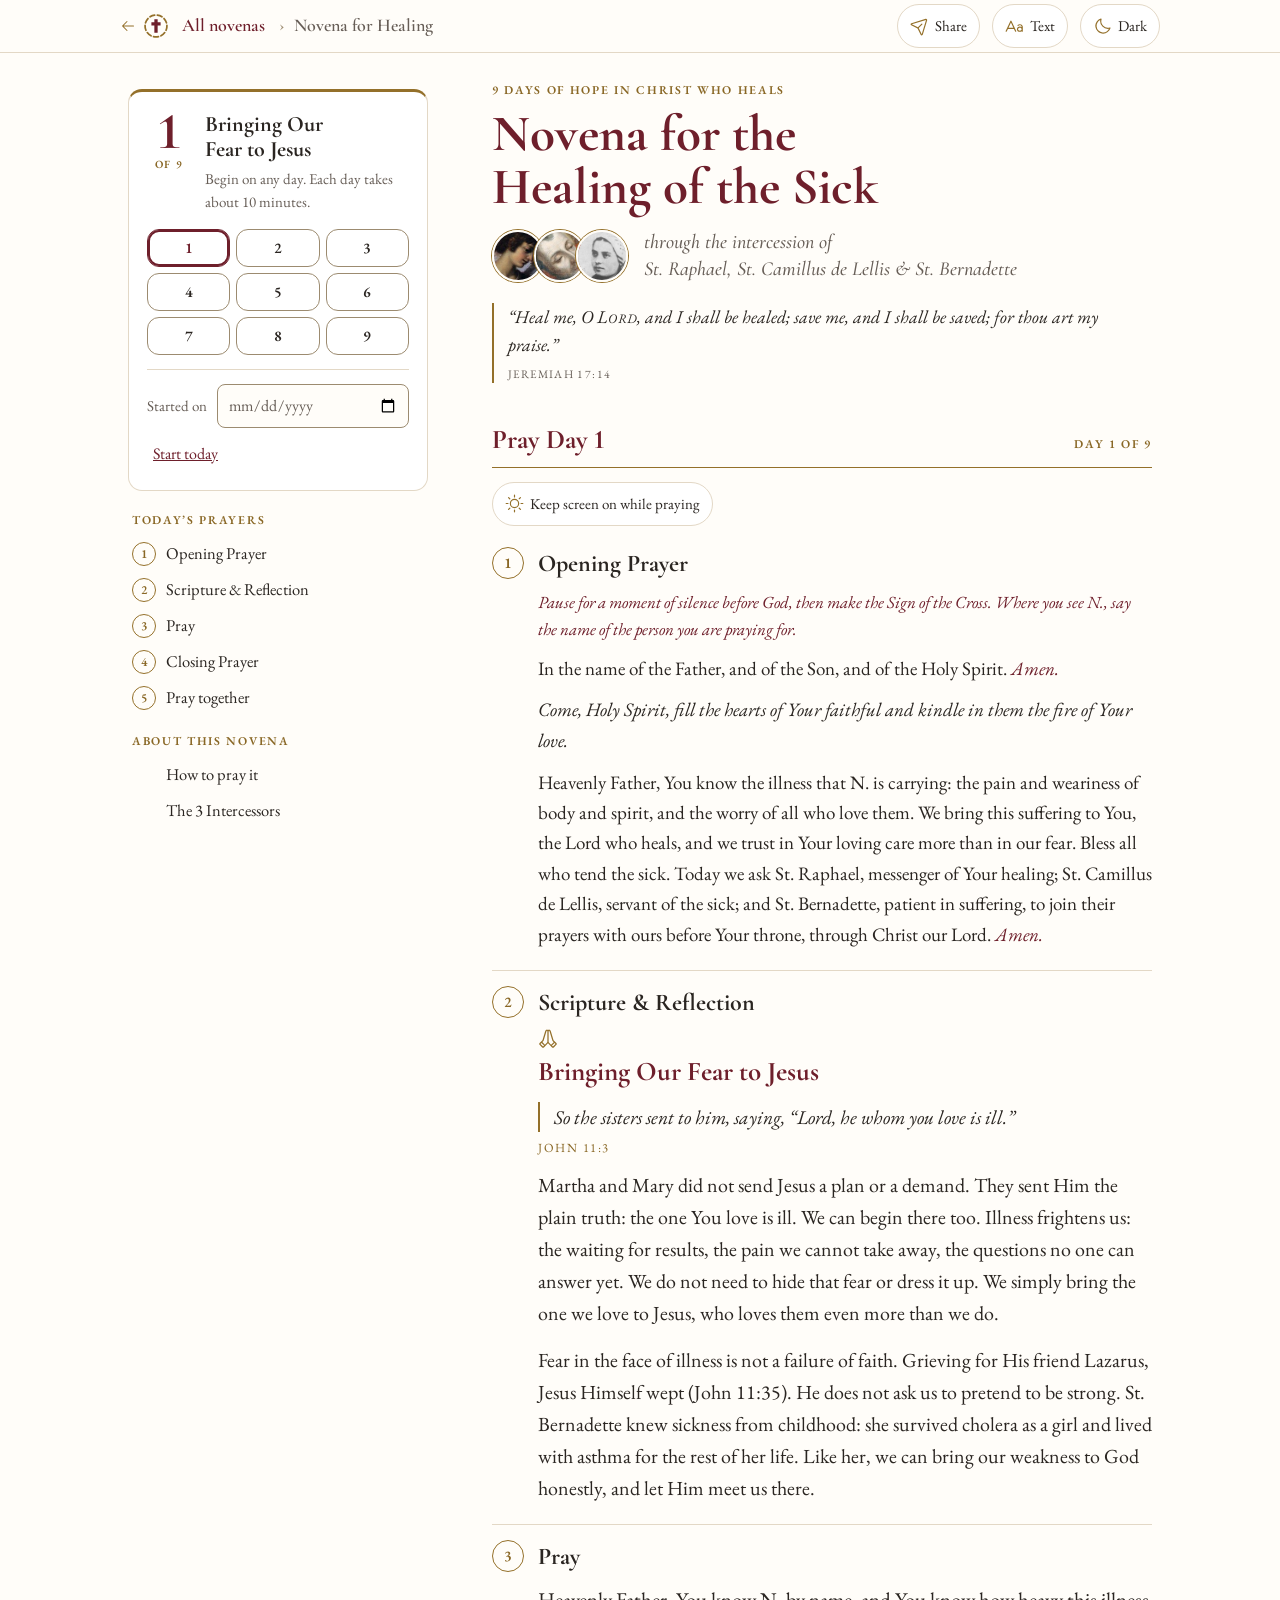
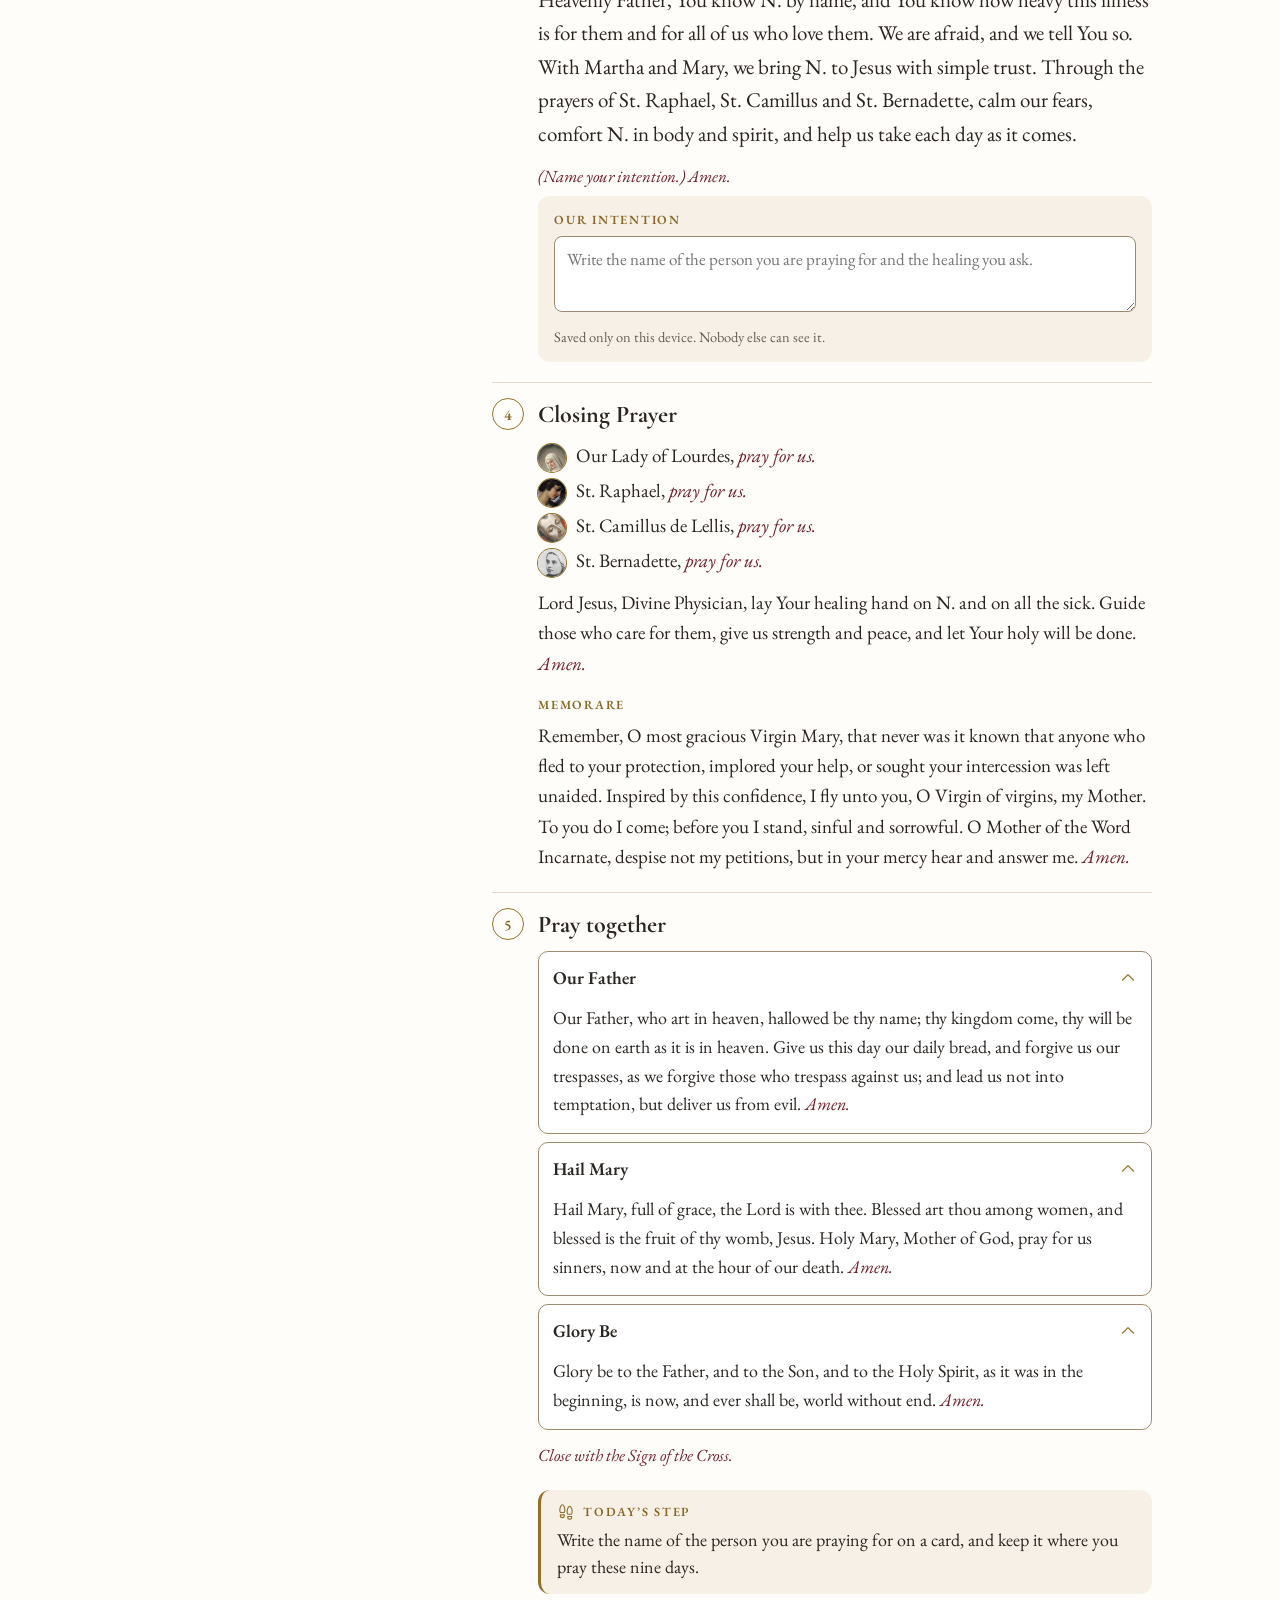
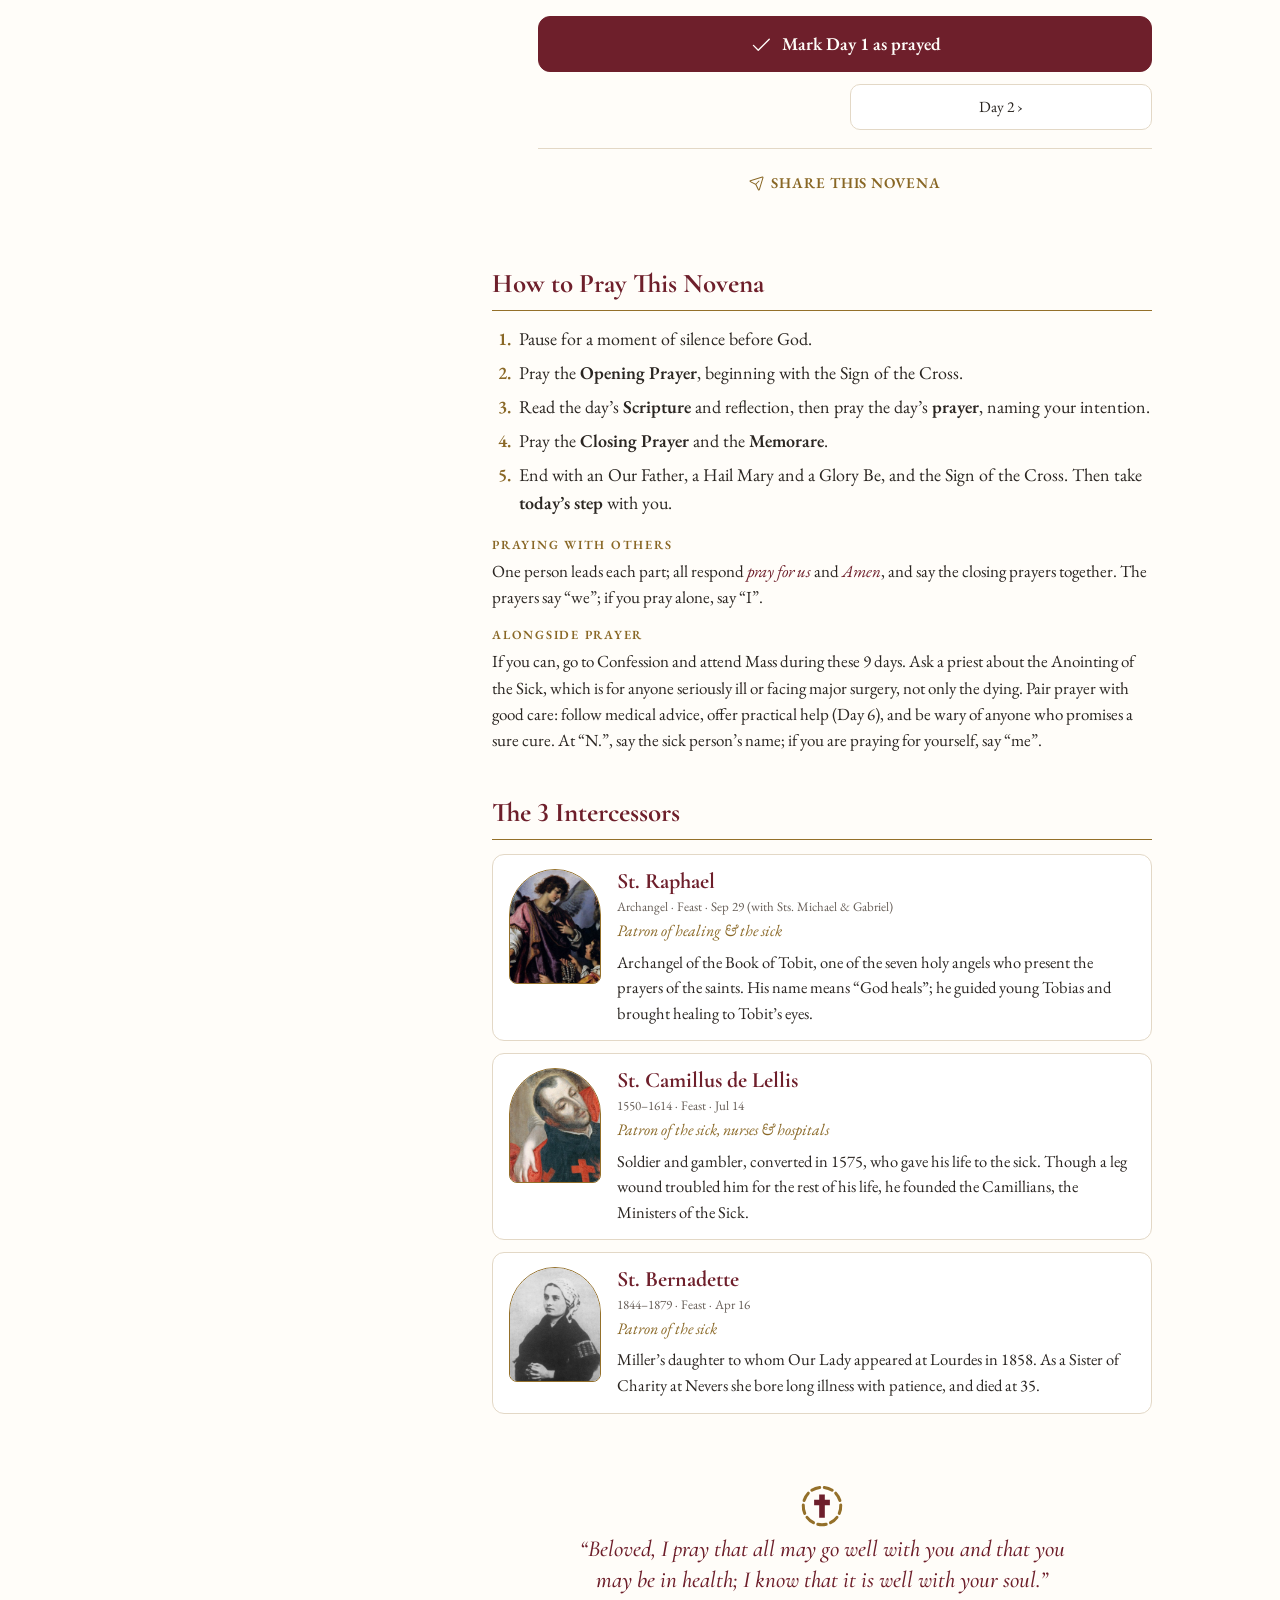
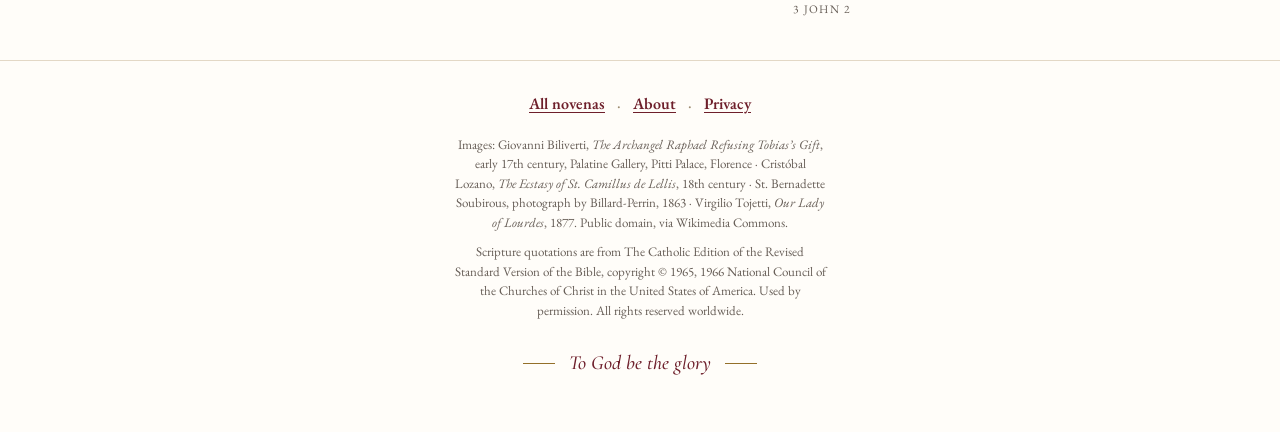
<file: site/healing/index.html>
<!DOCTYPE html>
<html lang="en">
<head>
<meta charset="utf-8">
<meta name="viewport" content="width=device-width, initial-scale=1, viewport-fit=cover">
<title>Novena for Healing | Pray a Novena</title>
<meta name="description" content="A 9-day Catholic novena for the healing of the sick, through Our Lady of Lourdes, St. Raphael, St. Camillus de Lellis and St. Bernadette.">
<meta name="theme-color" content="#FFFDF9" media="(prefers-color-scheme: light)">
<meta name="theme-color" content="#0E1524" media="(prefers-color-scheme: dark)">
<meta property="og:type" content="website">
<meta property="og:site_name" content="Pray a Novena">
<meta property="og:url" content="https://prayanovena.com/healing/">
<meta property="og:title" content="Novena for the Healing of the Sick | Pray a Novena">
<meta property="og:description" content="9 days of prayer for the healing of the sick, through Our Lady of Lourdes, St. Raphael, St. Camillus and St. Bernadette.">
<meta property="og:image" content="https://prayanovena.com/healing/og.jpg?v=3a58facc">
<meta property="og:image:alt" content="Novena for Healing: 9 days of hope in Christ who heals">
<meta property="og:image:type" content="image/jpeg">
<meta property="og:image:width" content="1200"><meta property="og:image:height" content="630">
<meta name="twitter:card" content="summary_large_image">
<link rel="canonical" href="https://prayanovena.com/healing/">
<link rel="icon" href="../favicon.svg" type="image/svg+xml">
<link rel="apple-touch-icon" href="../apple-touch-icon.png">
<link rel="manifest" href="../manifest.webmanifest">
<link rel="preload" href="../fonts/eb-garamond.woff2" as="font" type="font/woff2" crossorigin>
<link rel="preload" href="../fonts/cormorant-garamond.woff2" as="font" type="font/woff2" crossorigin>
<link rel="stylesheet" href="../fonts/fonts.css">
<style>
/* Novena page. Phone first: one prayer-book column (a "today" card, the 9 days, then the day's prayers
   in the order you pray them). Phones put the 9 days in a bottom bar; from 1024px a sidebar holds them.
   Sections: tokens · base · top bar · hero · today card · day buttons · prayer steps · guide · overlays
   · phones (600px, 420px) · desktop (1024px) · hover · motion · print. */

/* ---- tokens ---- */
:root{
  --paper:#FFFDF9;      /* page */
  --sheet:#FFFFFF;      /* raised surfaces */
  --ink:#2A2521;        /* text */
  --muted:#675E57;      /* secondary text */
  --wine:#6E1F2B;       /* spoken responses, headings */
  --gold:#94702A;       /* icons, rules of emphasis */
  --gold-text:#896725;  /* gold for small text (4.5:1) */
  --rule:#E3D8C6;       /* hairlines */
  --rule-strong:#9C8B70;/* control borders (3:1) */
  --wash:#F6F0E6;       /* soft fills */
  --frame:var(--gold);  /* rings around saint images */
  --cta:#6E1F2B; --on-cta:#FFFDF9;
  --display:"Cormorant Garamond","Cormorant",Garamond,"Times New Roman",serif;
  --body:"EB Garamond",Garamond,Georgia,"Times New Roman",serif;
  --scale:1;            /* text size: 1, 1.15 or 1.35, shared across the site */
  color-scheme:light;
}
@media (prefers-color-scheme:dark){
  :root:not([data-theme="light"]):not([data-mode="light"]){
    --paper:#0E1524; --sheet:#162036; --ink:#ECE6DA; --muted:#A7B0C2; --wine:#EBCF95; --gold:#C9A45A; --gold-text:#D0AD66;
    --rule:#26324C; --rule-strong:#5E6E90; --wash:#1B2740; --frame:color-mix(in srgb,#C9A45A 75%,transparent); --cta:#C9A45A; --on-cta:#0E1524; color-scheme:dark;
  }
}
:root[data-theme="dark"]:not([data-mode="light"]),:root[data-mode="dark"]{
  --paper:#0E1524; --sheet:#162036; --ink:#ECE6DA; --muted:#A7B0C2; --wine:#EBCF95; --gold:#C9A45A; --gold-text:#D0AD66;
  --rule:#26324C; --rule-strong:#5E6E90; --wash:#1B2740; --frame:color-mix(in srgb,#C9A45A 75%,transparent); --cta:#C9A45A; --on-cta:#0E1524; color-scheme:dark;
}

/* ---- base ---- */
*{box-sizing:border-box}
html,body{margin:0}
html{scroll-padding-top:124px}
body{background:var(--paper);color:var(--ink);font-family:var(--body);font-size:calc(18px * var(--scale));line-height:1.55;-webkit-font-smoothing:antialiased;text-rendering:optimizeLegibility;
  font-variant-numeric:lining-nums;font-feature-settings:"lnum" 1} /* modern numerals, so "1" never reads as Roman "I" */
button,input,textarea{font:inherit;color:inherit}
a{color:var(--wine)}
svg.i{width:1em;height:1em;fill:currentColor;flex:none}
:focus-visible{outline:2px solid var(--gold);outline-offset:3px;border-radius:4px}
.wrap{max-width:680px;margin:0 auto;padding:0 20px}
section{padding:30px 0 8px}
#prayer{scroll-margin-top:124px}
/* small gold caps labels */
.kicker,.ref,.sub-h,.intent label,.tip h3,.h2 .n,.daynum small,.dayicon,.toc-h,.todaystep .tslabel{font-weight:600;letter-spacing:.14em;text-transform:uppercase;color:var(--gold-text)}
.daynum,.track button,.step .num,.h2 .n,.dcap,.daynum small,.toc .num{font-variant-numeric:lining-nums tabular-nums;font-feature-settings:"lnum" 1,"tnum" 1}

/* ---- top bar ---- */
.bar{position:sticky;top:0;z-index:5;background:var(--paper);border-bottom:1px solid var(--rule)}
.bar .wrap{position:relative;display:flex;align-items:center;gap:12px;height:52px}
.home{display:flex;align-items:center;gap:12px;flex:none;min-width:0;text-decoration:none;min-height:44px}
.barshare{margin-left:auto}
.home .back-ic{font-size:16px;color:var(--gold);margin-right:-6px}
.bar .mark{color:var(--wine);font-size:28px;line-height:1}
.bar .name{font-family:var(--display);font-weight:600;font-size:18px;color:var(--wine);flex:1;white-space:nowrap;overflow:hidden;text-overflow:ellipsis}
.name .short{display:none}
.home .lbl{font-family:var(--display);font-weight:600;font-size:18px;color:var(--wine);white-space:nowrap}
.bar .name{color:var(--muted);min-width:0}
.bar .name::before{content:"›";margin:0 10px 0 2px;color:var(--rule-strong)}
@media (max-width:899px){.name .long{display:none}.name .short{display:inline}}
.hero .back{display:none}
.skip{position:absolute;left:12px;top:-60px;z-index:20;padding:10px 16px;border-radius:999px;background:var(--cta);color:var(--on-cta);font-weight:600;text-decoration:none}
.skip:focus{top:8px}
.sr{position:absolute;width:1px;height:1px;padding:0;margin:-1px;overflow:hidden;clip:rect(0 0 0 0);white-space:nowrap;border:0}
#prayHead:focus{outline:none}
#prayHead:focus-visible{outline:2px solid var(--gold);outline-offset:4px}
.iconbtn{display:inline-flex;align-items:center;justify-content:center;gap:6px;min-width:44px;height:44px;padding:0 12px;border:1px solid var(--rule);border-radius:999px;background:var(--sheet);color:var(--ink);cursor:pointer;font-size:15px}
.iconbtn svg{font-size:19px;color:var(--gold)}
.iconbtn:hover{border-color:var(--gold)}

/* ---- hero ---- */
.hero{padding:40px 0 12px;text-align:center}
.back{display:inline-flex;align-items:center;gap:6px;min-height:44px;padding:0 4px;margin:-8px 0 6px;color:var(--gold-text);font-size:15px;letter-spacing:.06em;text-transform:uppercase;text-decoration:none;font-weight:600}
button.back{background:none;border:0;cursor:pointer;font-family:var(--body)}
.back .i{width:16px;height:16px}
.back:hover,.back:focus-visible{text-decoration:underline;text-underline-offset:3px}
.cross{color:var(--wine);font-size:26px;line-height:1}
.cross svg{font-size:48px}
.kicker{margin:10px 0 0;font-size:calc(12px * var(--scale))}
h1{font-family:var(--display);font-weight:700;color:var(--wine);font-size:clamp(34px,8vw,46px);line-height:1.05;margin:10px 0 8px;text-wrap:balance}
.sub{font-family:var(--display);font-style:italic;font-size:calc(clamp(16.5px,4.6vw,20px) * var(--scale));line-height:1.35;color:var(--muted);margin:0 auto}
.sub .l2{display:block;text-wrap:balance}
.sub .nb{white-space:nowrap}
.epi{margin:18px auto 0;font-style:italic;font-size:calc(17px * var(--scale));max-width:34ch}
.cite{display:block;font-style:normal;font-size:calc(11.5px * var(--scale));letter-spacing:.12em;color:var(--muted);margin-top:4px;text-transform:uppercase}
.faces{display:flex;justify-content:center;gap:10px;margin:20px 0 0}
.faces img{width:56px;height:56px;border-radius:50%;object-fit:cover;margin:0;border:0;box-shadow:0 0 0 1px var(--frame)}

/* ---- today card ---- */
.today{margin:24px 0 8px;background:var(--sheet);border:1px solid var(--rule);border-top:3px solid var(--gold);border-radius:14px;padding:20px 20px 18px}
.today-top{display:flex;align-items:flex-start;gap:16px}
.daynum{font-family:var(--display);font-weight:700;color:var(--wine);font-size:60px;line-height:.85;min-width:56px;text-align:center}
.daynum small{display:block;white-space:nowrap;font-family:var(--body);font-size:calc(11px * min(var(--scale),1.15));margin-top:6px}
.today .ttl{font-family:var(--display);font-weight:700;font-size:calc(25px * var(--scale));line-height:1.15;margin:2px 0 4px;color:var(--ink);text-wrap:balance}
.today .status{margin:0;color:var(--muted);font-size:calc(16px * var(--scale))}
.cta{display:flex;align-items:center;justify-content:center;gap:10px;width:100%;margin-top:16px;border:0;border-radius:12px;background:var(--cta);color:var(--on-cta);font-size:calc(18px * min(var(--scale),1.15));font-weight:600;padding:14px 18px;cursor:pointer}
.cta svg{font-size:22px}
.startrow{display:flex;flex-wrap:wrap;align-items:center;gap:8px 12px;margin-top:14px;padding-top:14px;border-top:1px solid var(--rule);font-size:calc(15px * min(var(--scale),1.15));color:var(--muted)}
.startrow input{border:1px solid var(--rule-strong);border-radius:8px;background:var(--paper);padding:6px 10px;font-size:16px;min-height:44px}
.startrow .link{background:none;border:0;color:var(--wine);text-decoration:underline;cursor:pointer;min-height:44px;padding:0 6px;font-size:16px}
#resetAll{margin-left:auto}
#resetAll[hidden]{display:none}

/* ---- the 9 day buttons: a strip under the bar (tablet), a bottom bar (phone), a grid in the sidebar (desktop) ---- */
.days{position:sticky;top:53px;z-index:4;background:var(--paper);border-bottom:1px solid var(--rule)}
.dcap{display:none;margin:0;padding-top:7px;font-size:calc(13px * min(var(--scale),1.15));letter-spacing:.06em;color:var(--muted);white-space:nowrap;overflow:hidden;text-overflow:ellipsis;text-align:center}
.dcap b{color:var(--gold-text);font-weight:600;letter-spacing:.14em}
.track{display:grid;grid-template-columns:repeat(9,1fr);gap:4px;margin:18px 0 4px;padding:0;list-style:none}
.days .track{margin:0;padding:6px 0 7px}
.track button{position:relative;width:100%;height:44px;margin:0 auto;display:grid;place-items:center;border-radius:12px;border:1.5px solid var(--rule-strong);background:transparent;color:var(--ink);cursor:pointer;font-size:calc(15px * min(var(--scale),1.15));font-weight:600;padding:0}
.track button.done{background:var(--gold);border-color:var(--gold);color:var(--sheet)}
.track button.sel{border-color:var(--wine);box-shadow:0 0 0 2px var(--wine) inset;color:var(--wine)}
.track button.done.sel{color:var(--sheet);box-shadow:0 0 0 2px var(--sheet) inset,0 0 0 2px var(--wine)}
.track button.now::after{content:"";position:absolute;left:50%;bottom:5px;width:5px;height:5px;margin-left:-2.5px;border-radius:50%;background:currentColor}
.track button.now:not(.sel):not(.done){color:var(--wine);border-color:var(--wine)}
.toc,.grid9{display:none}

/* ---- prayer steps ---- */
.h2{display:flex;align-items:baseline;gap:10px;font-family:var(--display);font-weight:700;color:var(--wine);font-size:calc(27px * var(--scale));margin:0 0 14px;padding-bottom:6px;border-bottom:1px solid var(--gold)}
.h2 .n{font-family:var(--body);font-size:12px;margin-left:auto}
.wake{margin:-4px 0 14px;font-size:calc(15px * min(var(--scale),1.15))}
.wake[aria-pressed="true"]{border-color:var(--gold);background:var(--wash)}
.flow{font-size:calc(14.5px * var(--scale));color:var(--muted);margin:-6px 0 18px}
.steps{list-style:none;margin:0;padding:0;display:flex;flex-direction:column;gap:0}
.step{position:relative;padding:18px 0 20px 46px;border-bottom:1px solid var(--rule)}
.step:last-child{border-bottom:0}
.step .num{position:absolute;left:0;top:15px;width:32px;height:32px;border-radius:50%;border:1.5px solid var(--gold);color:var(--gold-text);display:grid;place-items:center;font-family:var(--body);font-size:15px;font-weight:600;letter-spacing:0}
.label{display:flex;align-items:center;gap:12px;margin:0 0 12px;font-family:var(--display);font-weight:700;font-size:calc(24px * var(--scale));line-height:1.15;color:var(--ink)}
.read{font-size:calc(19px * var(--scale));line-height:1.6}
.read p{margin:0 0 .6em}
.read p:last-child{margin-bottom:0}
.pray .read{font-size:calc(21px * var(--scale))}
.resp{color:var(--wine);font-style:italic}
.rubric{color:var(--wine);font-style:italic;font-size:calc(17px * var(--scale))}
.dayicon{display:inline-flex;align-items:center;gap:8px;font-size:12.5px}
.dayicon svg{font-size:20px;color:var(--gold)}
.dayicon span{position:absolute;width:1px;height:1px;overflow:hidden;clip:rect(0 0 0 0);white-space:nowrap}
.daytitle{font-family:var(--display);font-weight:700;color:var(--wine);font-size:calc(27px * var(--scale));line-height:1.15;margin:0 0 14px;text-wrap:balance}
.passage{margin:0;font-style:italic;font-size:calc(19.5px * var(--scale));line-height:1.55;padding-left:14px;border-left:2px solid var(--gold);text-wrap:pretty}
.passage .ln{display:block;padding-left:1.5em;text-indent:-1.5em;text-wrap:balance}
.passage .ln:nth-child(even){padding-left:2.6em}
.sc{font-variant:small-caps;letter-spacing:.02em}
.ref{font-size:calc(12.5px * var(--scale));letter-spacing:.12em;font-weight:400;margin:6px 0 12px}
.refl{font-size:calc(20px * var(--scale));line-height:1.6;margin:0}
.refl2{margin-top:.75em}
.litany p{position:relative;margin:0 0 .25em;padding-left:calc(38px * var(--scale))}
.litany .resp{white-space:nowrap}
.av{position:absolute;left:0;top:.15em;width:calc(28px * var(--scale));height:calc(28px * var(--scale));border-radius:50%;object-fit:cover;vertical-align:middle;box-shadow:0 0 0 1px var(--frame)}
.av-none{display:grid;place-items:center;background:var(--wash);color:var(--gold);font-size:calc(14px * var(--scale))}
.sub-h{font-size:calc(12.5px * var(--scale));margin:16px 0 6px}
.intent{background:var(--wash);border-radius:12px;padding:14px 16px;margin-top:6px}
.intent label{display:block;font-size:calc(12.5px * var(--scale));margin-bottom:6px}
.intent textarea{width:100%;min-height:76px;border:1px solid var(--rule-strong);border-radius:8px;background:var(--sheet);padding:10px 12px;font-size:17px;line-height:1.5;resize:vertical}
.hint{font-size:calc(14.5px * var(--scale));color:var(--muted);margin:4px 0 0}
.intent .hint{margin-top:6px}
details.prayer{border:1px solid var(--rule-strong);border-radius:10px;background:var(--sheet);margin:8px 0}
details.prayer summary{list-style:none;cursor:pointer;display:flex;align-items:center;gap:10px;padding:12px 14px;font-weight:600;font-size:calc(18px * var(--scale))}
details.prayer summary::-webkit-details-marker{display:none}
details.prayer summary svg{margin-left:auto;color:var(--gold);transition:transform .2s}
details.prayer[open] summary svg{transform:rotate(180deg)}
details.prayer .read{padding:0 14px 14px;font-size:calc(18px * var(--scale))}
.todaystep{margin:22px 0 0;background:var(--wash);border-radius:12px;padding:12px 16px 14px;border-left:3px solid var(--gold)}
.todaystep .tslabel{display:flex;align-items:center;gap:8px;margin:0 0 4px;font-size:calc(12.5px * var(--scale))}
.todaystep .tslabel svg{font-size:18px;color:var(--gold)}
.todaystep p:last-child{margin:0;font-size:calc(18px * var(--scale));line-height:1.5}
.markdone{display:flex;align-items:center;justify-content:center;gap:10px;width:100%;margin:22px 0 0;border:1.5px solid var(--cta);border-radius:12px;background:var(--cta);color:var(--on-cta);font-size:calc(18px * min(var(--scale),1.15));font-weight:600;padding:13px 16px;cursor:pointer}
.markdone svg{color:inherit;font-size:22px}
.markdone.is-done{background:var(--gold);border-color:var(--gold);color:var(--sheet)}
.markdone.is-done svg{color:var(--sheet)}
.daynav{display:flex;justify-content:space-between;gap:10px;margin-top:12px}
.donenote{margin:12px 0 0;text-align:center;font-style:italic;color:var(--muted);font-size:calc(16.5px * var(--scale))}
.donenote[hidden]{display:none}
.daynav button{flex:1;min-height:44px;border:1px solid var(--rule);background:var(--sheet);border-radius:10px;padding:10px;cursor:pointer;font-size:calc(15.5px * min(var(--scale),1.15));color:var(--ink)}
.daynav button:disabled{opacity:.4;cursor:default;visibility:hidden}
.sharerow{display:flex;justify-content:center;margin:18px 0 0;padding-top:12px;border-top:1px solid var(--rule)}
.sharerow .back{margin:0}

/* ---- guide: how to pray, tips, intercessors, close ---- */
ol.how{margin:0;padding-left:1.3em}
ol.how li{margin:0 0 6px;padding-left:4px}
ol.how li::marker{color:var(--gold-text);font-weight:600}
.tips{display:grid;gap:14px}
.tip h3{font-size:calc(12.5px * var(--scale));margin:0 0 4px}
.tip p{margin:0;font-size:calc(17px * var(--scale))}
.saints{display:grid;gap:12px}
.saint{display:grid;grid-template-columns:92px 1fr;gap:16px;align-items:start;background:var(--sheet);border:1px solid var(--rule);border-radius:12px;padding:14px 16px}
.portrait{width:92px;height:115px;object-fit:cover;border-radius:46px 46px 8px 8px;border:1px solid var(--frame);background:var(--wash)}
.saint h3{font-family:var(--display);font-weight:700;color:var(--wine);font-size:calc(22px * var(--scale));line-height:1.15;margin:0}
.saint .meta{font-size:calc(13px * var(--scale));color:var(--muted);margin:2px 0 0}
.saint .pat{font-style:italic;color:var(--gold-text);margin:2px 0 6px;font-size:calc(16px * var(--scale))}
.saint p{margin:0;font-size:calc(16.5px * var(--scale))}
.close{text-align:center;padding:36px 0 18px}
.close blockquote{margin:0;font-family:var(--display);font-style:italic;color:var(--wine);font-size:calc(23px * var(--scale));line-height:1.35;text-wrap:balance}

/* ---- site footer (shared by every page; built by tools/build.py) ---- */
.site-foot{margin-top:40px;border-top:1px solid var(--rule);text-align:center;color:var(--muted)}
.site-foot .wrap{padding-top:22px;padding-bottom:calc(56px + env(safe-area-inset-bottom))}
.foot-nav{display:flex;flex-wrap:wrap;justify-content:center;align-items:center;margin:0 0 8px}
.foot-nav a{display:inline-flex;align-items:center;min-height:44px;padding:0 12px;color:var(--wine);font-weight:600;font-size:calc(16px * var(--scale));text-underline-offset:3px}
.foot-nav a[aria-current="page"]{text-decoration:none;color:var(--muted)}
.foot-nav span{color:var(--rule-strong)}
.fnote{font-size:calc(13.5px * var(--scale));line-height:1.5;color:var(--muted);max-width:62ch;margin:0 auto 10px}
.fnote a{color:inherit;text-underline-offset:2px}
.fnote.warn{font-size:calc(15px * var(--scale));color:var(--ink)}
.fnote.credits{font-size:calc(13px * var(--scale))}
.amdg{display:flex;align-items:center;justify-content:center;gap:14px;margin:30px 0 0;font-family:var(--display);font-style:italic;font-weight:500;font-size:calc(20px * var(--scale));line-height:1.3;color:var(--wine)}
.amdg::before,.amdg::after{content:"";flex:none;width:32px;height:1px;background:var(--gold)}


/* ---- overlays: text size popover, toast ---- */
.sizer{display:none;position:absolute;right:20px;top:56px;background:var(--sheet);border:1px solid var(--rule);border-radius:12px;padding:8px;gap:6px;box-shadow:0 8px 24px rgb(0 0 0 / .12)}
.sizer.open{display:flex}
.sizer button{min-width:48px;height:44px;border:1px solid var(--rule);border-radius:8px;background:var(--paper);cursor:pointer;font-family:var(--display);font-weight:700;color:var(--wine)}
.sizer button[aria-pressed="true"]{border-color:var(--wine);box-shadow:0 0 0 1px var(--wine) inset}
.toast{position:fixed;left:50%;bottom:calc(22px + env(safe-area-inset-bottom));transform:translateX(-50%);background:var(--ink);color:var(--paper);padding:10px 18px;border-radius:999px;font-size:calc(15px * min(var(--scale),1.15));width:max-content;max-width:calc(100vw - 32px);text-align:center;overflow-wrap:anywhere;opacity:0;pointer-events:none;transition:opacity .25s}
.toast.show{opacity:1}

/* ---- phones ---- */
@media (max-width:600px){
  html{scroll-padding-top:64px;scroll-padding-bottom:calc(104px + env(safe-area-inset-bottom))}
  body{padding-bottom:calc(96px + env(safe-area-inset-bottom))}
  #prayer{scroll-margin-top:64px}
  .bar .wrap{gap:8px}
  .home{gap:10px}
  .bar .name{display:none}
  .bar .mark{font-size:30px}
  #sizeBtn>span,#themeLabel,.barshare>span{display:none}
  .bar .iconbtn{width:44px;min-width:44px;padding:0}
  .bar .iconbtn svg{font-size:21px}
  /* a shorter hero, so today's card and its button come into view sooner; the bar's arrow leads back */
  .hero{padding-top:22px}
  .hero .cross{display:none}
  .kicker{margin-top:0}
  .epi{margin-top:12px}
  .faces{margin-top:14px}
  .faces img{width:48px;height:48px}
  .today{margin-top:18px}
  /* the 9 days become a bottom tab bar, in thumb reach */
  .days{position:fixed;top:auto;bottom:0;left:0;right:0;border-bottom:0;border-top:1px solid var(--rule);box-shadow:0 -6px 18px rgb(0 0 0 / .06);padding-bottom:env(safe-area-inset-bottom)}
  .dcap{display:block}
  .days .track{padding:5px 0 8px}
  .toast{bottom:calc(108px + env(safe-area-inset-bottom))}
}
@media (max-width:420px){
  body{font-size:calc(17px * var(--scale))}
  .wrap{padding:0 16px}
  .today{padding:18px 14px}
  .daynum{font-size:52px}
  .step{padding-left:0}
  .step .num{position:static;display:inline-grid;flex:none}
}
/* narrow screens or large text: the saint's story runs under the portrait instead of in a thin column */
@media (max-width:480px){
  .saint{grid-template-columns:76px minmax(0,1fr);grid-template-rows:auto auto auto 1fr;column-gap:14px;row-gap:0;padding:14px}
  .saint>div{display:contents}
  .saint .portrait{grid-column:1;grid-row:1 / span 4;width:76px;height:95px;border-radius:38px 38px 8px 8px}
  .saint h3,.saint .meta,.saint .pat{grid-column:2}
  .saint .pat{margin-bottom:0}
  .saint div p:last-child{grid-column:1 / -1;grid-row:5;margin-top:10px}
}

/* ---- desktop: a prayer column with a sidebar ---- */
@media (min-width:1024px){
  html{scroll-padding-top:80px}
  #prayer{scroll-margin-top:80px;padding-top:0}
  .wrap{max-width:1120px;padding:0 40px}
  .days,.flow,.today .cta,.hero .cross{display:none}
  /* the page is a grid: the sidebar on the left, and the title opens the prayer column like a book page */
  main.wrap{display:grid;grid-template-columns:300px minmax(0,660px);grid-template-areas:"side hero" "side col" "side close";column-gap:64px;justify-content:center;align-items:start}
  .layout{display:contents}
  .side{grid-area:side;position:sticky;top:72px;max-height:calc(100vh - 88px);overflow:auto;padding:4px;margin:32px -4px -4px;scrollbar-width:thin}
  .col{grid-area:col}
  .close{grid-area:close}
  .hero{grid-area:hero;text-align:left;padding:28px 0 36px;display:grid;grid-template-columns:auto minmax(0,1fr);align-items:center;column-gap:16px}
  .hero>*{grid-column:1 / -1}
  .kicker{grid-row:2;margin:0}
  h1{grid-row:3;font-size:clamp(44px,4vw,54px);margin:8px 0 14px}
  .faces{grid-column:1;grid-row:4;margin:0;gap:0;padding-left:10px}
  .faces img{width:52px;height:52px;margin-left:-10px;border:2px solid var(--paper)}
  .sub{grid-column:2;grid-row:4;font-size:20px;margin:0}
  .epi{grid-row:5;margin:20px 0 0;max-width:none;font-size:18px;padding-left:14px;border-left:2px solid var(--gold)}
  .epi .cite{margin-top:6px}
  .today{margin:0;padding:18px 18px 14px}
  .today-top{gap:14px}
  .daynum{font-size:52px;min-width:44px}
  .today .ttl{font-size:calc(22px * var(--scale))}
  .today .status{font-size:calc(15px * var(--scale))}
  .grid9{display:grid;grid-template-columns:repeat(3,1fr);gap:6px;margin:16px 0 0}
  .grid9 button{height:38px}
  .startrow{gap:4px 10px}
  .startrow input{flex:1 1 130px}
  .toc{display:block;margin:20px 0 0;padding:0 4px}
  .toc-h{margin:0 0 6px;font-size:calc(12px * min(var(--scale),1.15))}
  .toc ol,.toc ul{list-style:none;margin:0 0 16px;padding:0}
  .toc a{display:flex;align-items:center;gap:10px;min-height:36px;padding:4px 10px;margin:0 -10px;border-radius:8px;color:var(--ink);text-decoration:none;font-size:calc(16.5px * min(var(--scale),1.15));line-height:1.25}
  .toc a:hover{background:var(--wash)}
  .toc a[aria-current]{color:var(--wine);font-weight:600;background:var(--wash)}
  .toc ul a{padding-left:44px}
  .toc .num{flex:none;width:24px;height:24px;border-radius:50%;border:1.5px solid var(--gold);color:var(--gold-text);display:grid;place-items:center;font-size:12.5px;font-weight:600}
  .toc a[aria-current] .num{background:var(--gold);color:var(--sheet)}
  .wake{margin:0 0 6px}
  /* short laptop screens: keep the whole sidebar in view */
  @media (max-height:820px){
    .today{padding:14px 16px 12px}
    .grid9{margin-top:12px}
    .grid9 button{height:34px}
    .startrow{margin-top:10px;padding-top:10px}
    .toc{margin-top:14px}
    .toc a{min-height:32px;padding-top:2px;padding-bottom:2px}
    .toc ol,.toc ul{margin-bottom:10px}
  }
  .close{padding-top:60px;max-width:640px;margin:0 auto;justify-self:center}
  .site-foot{margin-top:24px}
}

/* ---- hover (mouse only), motion, print ---- */
@media (hover:hover){
  .track button:not(.sel):not(.done):hover{border-color:var(--wine);color:var(--wine)}
  .daynav button:not(:disabled):hover,.startrow input:hover{border-color:var(--gold)}
  .cta:hover{filter:brightness(1.1)}
  .markdone:not(.is-done):hover{background:var(--wash)}
  details.prayer summary:hover{color:var(--wine)}
}
@media (prefers-reduced-motion:reduce){*{transition:none!important;scroll-behavior:auto!important}}
@media print{.bar,.days,.toc,.today .cta,.markdone,.donenote,.daynav,.intent,.startrow,.barshare,.sharerow,.foot-nav{display:none}}
</style>
</head>
<body>
<a class="skip" href="#prayHead">Skip to the prayer</a>
<svg xmlns="http://www.w3.org/2000/svg" style="display:none" aria-hidden="true"><symbol id="i-logo" viewBox="0 0 64 64"><path fill="none" style="stroke:var(--gold,#94702A)" stroke-width="4" stroke-linecap="round" d="M35.05 7.19A25 25 0 0 1 45.62 11.03M50.28 14.95A25 25 0 0 1 55.91 24.69M56.97 30.69A25 25 0 0 1 55.01 41.77M51.97 47.05A25 25 0 0 1 43.35 54.28M37.62 56.36A25 25 0 0 1 26.38 56.36M20.65 54.28A25 25 0 0 1 12.03 47.05M8.99 41.77A25 25 0 0 1 7.03 30.69M8.09 24.69A25 25 0 0 1 13.72 14.95M18.38 11.03A25 25 0 0 1 28.95 7.19"/><path d="M28.25 16.5h7.5v7.0h6.75v7.5h-6.75v16.5h-7.5v-16.5h-6.75v-7.5h6.75z"/></symbol><symbol id="i-cross" viewBox="0 0 256 256"><path d="M200,72H160V32a16,16,0,0,0-16-16H112A16,16,0,0,0,96,32V72H56A16,16,0,0,0,40,88v32a16,16,0,0,0,16,16H96v88a16,16,0,0,0,16,16h32a16,16,0,0,0,16-16V136h40a16,16,0,0,0,16-16V88A16,16,0,0,0,200,72Zm0,48H152a8,8,0,0,0-8,8v96H112V128a8,8,0,0,0-8-8H56V88h48a8,8,0,0,0,8-8V32h32V80a8,8,0,0,0,8,8h48Z"/></symbol><symbol id="i-sun" viewBox="0 0 256 256"><path d="M120,40V16a8,8,0,0,1,16,0V40a8,8,0,0,1-16,0Zm72,88a64,64,0,1,1-64-64A64.07,64.07,0,0,1,192,128Zm-16,0a48,48,0,1,0-48,48A48.05,48.05,0,0,0,176,128ZM58.34,69.66A8,8,0,0,0,69.66,58.34l-16-16A8,8,0,0,0,42.34,53.66Zm0,116.68-16,16a8,8,0,0,0,11.32,11.32l16-16a8,8,0,0,0-11.32-11.32ZM192,72a8,8,0,0,0,5.66-2.34l16-16a8,8,0,0,0-11.32-11.32l-16,16A8,8,0,0,0,192,72Zm5.66,114.34a8,8,0,0,0-11.32,11.32l16,16a8,8,0,0,0,11.32-11.32ZM48,128a8,8,0,0,0-8-8H16a8,8,0,0,0,0,16H40A8,8,0,0,0,48,128Zm80,80a8,8,0,0,0-8,8v24a8,8,0,0,0,16,0V216A8,8,0,0,0,128,208Zm112-88H216a8,8,0,0,0,0,16h24a8,8,0,0,0,0-16Z"/></symbol><symbol id="i-moon" viewBox="0 0 256 256"><path d="M233.54,142.23a8,8,0,0,0-8-2,88.08,88.08,0,0,1-109.8-109.8,8,8,0,0,0-10-10,104.84,104.84,0,0,0-52.91,37A104,104,0,0,0,136,224a103.09,103.09,0,0,0,62.52-20.88,104.84,104.84,0,0,0,37-52.91A8,8,0,0,0,233.54,142.23ZM188.9,190.34A88,88,0,0,1,65.66,67.11a89,89,0,0,1,31.4-26A106,106,0,0,0,96,56,104.11,104.11,0,0,0,200,160a106,106,0,0,0,14.92-1.06A89,89,0,0,1,188.9,190.34Z"/></symbol><symbol id="i-text-aa" viewBox="0 0 256 256"><path d="M87.24,52.59a8,8,0,0,0-14.48,0l-64,136a8,8,0,1,0,14.48,6.81L39.9,160h80.2l16.66,35.4a8,8,0,1,0,14.48-6.81ZM47.43,144,80,74.79,112.57,144ZM200,96c-12.76,0-22.73,3.47-29.63,10.32a8,8,0,0,0,11.26,11.36c3.8-3.77,10-5.68,18.37-5.68,13.23,0,24,9,24,20v3.22A42.76,42.76,0,0,0,200,128c-22.06,0-40,16.15-40,36s17.94,36,40,36a42.73,42.73,0,0,0,24-7.25,8,8,0,0,0,16-.75V132C240,112.15,222.06,96,200,96Zm0,88c-13.23,0-24-9-24-20s10.77-20,24-20,24,9,24,20S213.23,184,200,184Z"/></symbol><symbol id="i-check" viewBox="0 0 256 256"><path d="M229.66,77.66l-128,128a8,8,0,0,1-11.32,0l-56-56a8,8,0,0,1,11.32-11.32L96,188.69,218.34,66.34a8,8,0,0,1,11.32,11.32Z"/></symbol><symbol id="i-caret-down" viewBox="0 0 256 256"><path d="M213.66,101.66l-80,80a8,8,0,0,1-11.32,0l-80-80A8,8,0,0,1,53.66,90.34L128,164.69l74.34-74.35a8,8,0,0,1,11.32,11.32Z"/></symbol><symbol id="i-footprints" viewBox="0 0 256 256"><path d="M208.06,184H152a8,8,0,0,0-8,8v12a36,36,0,0,0,72.05,0V192A8,8,0,0,0,208.06,184Zm-8,20a20,20,0,0,1-40,0v-4h40ZM104,160h-56a8,8,0,0,0-8,8v12A36,36,0,0,0,112,180V168A8,8,0,0,0,104,160Zm-8,20a20,20,0,0,1-40,0v-4H96ZM76,16C64.36,16,53.07,26.31,44.2,45c-13.93,29.38-18.56,73,.29,96a8,8,0,0,0,6.2,2.93h50.55a8,8,0,0,0,6.2-2.93c18.85-23,14.22-66.65.29-96C98.85,26.31,87.57,16,76,16ZM97.15,128H54.78c-11.4-18.1-7.21-52.7,3.89-76.11C65.14,38.22,72.17,32,76,32s10.82,6.22,17.3,19.89C104.36,75.3,108.55,109.9,97.15,128Zm57.61,40h50.55a8,8,0,0,0,6.2-2.93c18.85-23,14.22-66.65.29-96C202.93,50.31,191.64,40,180,40s-22.89,10.31-31.77,29c-13.93,29.38-18.56,73,.29,96A8.05,8.05,0,0,0,154.76,168Zm8-92.11C169.22,62.22,176.25,56,180,56s10.82,6.22,17.29,19.89c11.1,23.41,15.29,58,3.9,76.11H158.85C147.45,133.9,151.64,99.3,162.74,75.89Z"/></symbol><symbol id="i-hands-praying" viewBox="0 0 256 256"><path d="M235.32,180l-36.24-36.25L162.62,23.46A21.76,21.76,0,0,0,128,12.93,21.76,21.76,0,0,0,93.38,23.46L56.92,143.76,20.68,180a16,16,0,0,0,0,22.62l32.69,32.69a16,16,0,0,0,22.63,0L124.28,187a40.68,40.68,0,0,0,3.72-4.29,40.68,40.68,0,0,0,3.72,4.29L180,235.32a16,16,0,0,0,22.63,0l32.69-32.69A16,16,0,0,0,235.32,180ZM64.68,224,32,191.32l12.69-12.69,32.69,32.69ZM120,158.75a23.85,23.85,0,0,1-7,17L88.68,200,56,167.32l13.65-13.66a8,8,0,0,0,2-3.34l37-122.22A5.78,5.78,0,0,1,120,29.78Zm23,17a23.85,23.85,0,0,1-7-17v-129a5.78,5.78,0,0,1,11.31-1.68l37,122.22a8,8,0,0,0,2,3.34l14.49,14.49-33.4,32ZM191.32,224l-12.56-12.57,33.39-32L224,191.32Z"/></symbol><symbol id="i-arrow-left" viewBox="0 0 256 256"><path d="M224,128a8,8,0,0,1-8,8H59.31l58.35,58.34a8,8,0,0,1-11.32,11.32l-72-72a8,8,0,0,1,0-11.32l72-72a8,8,0,0,1,11.32,11.32L59.31,120H216A8,8,0,0,1,224,128Z"/></symbol><symbol id="i-book-open" viewBox="0 0 256 256"><path d="M232,48H160a40,40,0,0,0-32,16A40,40,0,0,0,96,48H24a8,8,0,0,0-8,8V200a8,8,0,0,0,8,8H96a24,24,0,0,1,24,24,8,8,0,0,0,16,0,24,24,0,0,1,24-24h72a8,8,0,0,0,8-8V56A8,8,0,0,0,232,48ZM96,192H32V64H96a24,24,0,0,1,24,24V200A39.81,39.81,0,0,0,96,192Zm128,0H160a39.81,39.81,0,0,0-24,8V88a24,24,0,0,1,24-24h64Z"/></symbol><symbol id="i-paper-plane-tilt" viewBox="0 0 256 256"><path d="M227.32,28.68a16,16,0,0,0-15.66-4.08l-.15,0L19.57,82.84a16,16,0,0,0-2.49,29.8L102,154l41.3,84.87A15.86,15.86,0,0,0,157.74,248q.69,0,1.38-.06a15.88,15.88,0,0,0,14-11.51l58.2-191.94c0-.05,0-.1,0-.15A16,16,0,0,0,227.32,28.68ZM157.83,231.85l-.05.14,0-.07-40.06-82.3,48-48a8,8,0,0,0-11.31-11.31l-48,48L24.08,98.25l-.07,0,.14,0L216,40Z"/></symbol><symbol id="i-users" viewBox="0 0 256 256"><path d="M117.25,157.92a60,60,0,1,0-66.5,0A95.83,95.83,0,0,0,3.53,195.63a8,8,0,1,0,13.4,8.74,80,80,0,0,1,134.14,0,8,8,0,0,0,13.4-8.74A95.83,95.83,0,0,0,117.25,157.92ZM40,108a44,44,0,1,1,44,44A44.05,44.05,0,0,1,40,108Zm210.14,98.7a8,8,0,0,1-11.07-2.33A79.83,79.83,0,0,0,172,168a8,8,0,0,1,0-16,44,44,0,1,0-16.34-84.87,8,8,0,1,1-5.94-14.85,60,60,0,0,1,55.53,105.64,95.83,95.83,0,0,1,47.22,37.71A8,8,0,0,1,250.14,206.7Z"/></symbol><symbol id="i-mountains" viewBox="0 0 256 256"><path d="M164,80a28,28,0,1,0-28-28A28,28,0,0,0,164,80Zm0-40a12,12,0,1,1-12,12A12,12,0,0,1,164,40Zm90.88,155.92-54.56-92.08A15.87,15.87,0,0,0,186.55,96h0a15.85,15.85,0,0,0-13.76,7.84L146.63,148l-44.84-76.1a16,16,0,0,0-27.58,0L1.11,195.94A8,8,0,0,0,8,208H248a8,8,0,0,0,6.88-12.08ZM88,80l23.57,40H64.43ZM22,192l33-56h66l18.74,31.8,0,0L154,192Zm150.57,0-16.66-28.28L186.55,112,234,192Z"/></symbol><symbol id="i-hand" viewBox="0 0 256 256"><path d="M188,48a27.75,27.75,0,0,0-12,2.71V44a28,28,0,0,0-54.65-8.6A28,28,0,0,0,80,60v64l-3.82-6.13a28,28,0,0,0-48.6,27.82c16,33.77,28.93,57.72,43.72,72.69C86.24,233.54,103.2,240,128,240a88.1,88.1,0,0,0,88-88V76A28,28,0,0,0,188,48Zm12,104a72.08,72.08,0,0,1-72,72c-20.38,0-33.51-4.88-45.33-16.85C69.44,193.74,57.26,171,41.9,138.58a6.36,6.36,0,0,0-.3-.58,12,12,0,0,1,20.79-12,1.76,1.76,0,0,0,.14.23l18.67,30A8,8,0,0,0,96,152V60a12,12,0,0,1,24,0v60a8,8,0,0,0,16,0V44a12,12,0,0,1,24,0v76a8,8,0,0,0,16,0V76a12,12,0,0,1,24,0Z"/></symbol><symbol id="i-stethoscope" viewBox="0 0 256 256"><path d="M220,160a12,12,0,1,1-12-12A12,12,0,0,1,220,160Zm-4.55,39.29A48.08,48.08,0,0,1,168,240H144a48.05,48.05,0,0,1-48-48V151.49A64,64,0,0,1,40,88V40a8,8,0,0,1,8-8H72a8,8,0,0,1,0,16H56V88a48,48,0,0,0,48.64,48c26.11-.34,47.36-22.25,47.36-48.83V48H136a8,8,0,0,1,0-16h24a8,8,0,0,1,8,8V87.17c0,32.84-24.53,60.29-56,64.31V192a32,32,0,0,0,32,32h24a32.06,32.06,0,0,0,31.22-25,40,40,0,1,1,16.23.27ZM232,160a24,24,0,1,0-24,24A24,24,0,0,0,232,160Z"/></symbol><symbol id="i-hand-heart" viewBox="0 0 256 256"><path d="M230.33,141.06a24.34,24.34,0,0,0-18.61-4.77C230.5,117.33,240,98.48,240,80c0-26.47-21.29-48-47.46-48A47.58,47.58,0,0,0,156,48.75,47.58,47.58,0,0,0,119.46,32C93.29,32,72,53.53,72,80c0,11,3.24,21.69,10.06,33a31.87,31.87,0,0,0-14.75,8.4L44.69,144H16A16,16,0,0,0,0,160v40a16,16,0,0,0,16,16H120a7.93,7.93,0,0,0,1.94-.24l64-16a6.94,6.94,0,0,0,1.19-.4L226,182.82l.44-.2a24.6,24.6,0,0,0,3.93-41.56ZM119.46,48A31.15,31.15,0,0,1,148.6,67a8,8,0,0,0,14.8,0,31.15,31.15,0,0,1,29.14-19C209.59,48,224,62.65,224,80c0,19.51-15.79,41.58-45.66,63.9l-11.09,2.55A28,28,0,0,0,140,112H100.68C92.05,100.36,88,90.12,88,80,88,62.65,102.41,48,119.46,48ZM16,160H40v40H16Zm203.43,8.21-38,16.18L119,200H56V155.31l22.63-22.62A15.86,15.86,0,0,1,89.94,128H140a12,12,0,0,1,0,24H112a8,8,0,0,0,0,16h32a8.32,8.32,0,0,0,1.79-.2l67-15.41.31-.08a8.6,8.6,0,0,1,6.3,15.9Z"/></symbol><symbol id="i-heart" viewBox="0 0 256 256"><path d="M178,40c-20.65,0-38.73,8.88-50,23.89C116.73,48.88,98.65,40,78,40a62.07,62.07,0,0,0-62,62c0,70,103.79,126.66,108.21,129a8,8,0,0,0,7.58,0C136.21,228.66,240,172,240,102A62.07,62.07,0,0,0,178,40ZM128,214.8C109.74,204.16,32,155.69,32,102A46.06,46.06,0,0,1,78,56c19.45,0,35.78,10.36,42.6,27a8,8,0,0,0,14.8,0c6.82-16.67,23.15-27,42.6-27a46.06,46.06,0,0,1,46,46C224,155.61,146.24,204.15,128,214.8Z"/></symbol><symbol id="i-sun-horizon" viewBox="0 0 256 256"><path d="M240,152H199.55a73.54,73.54,0,0,0,.45-8,72,72,0,0,0-144,0,73.54,73.54,0,0,0,.45,8H16a8,8,0,0,0,0,16H240a8,8,0,0,0,0-16ZM72,144a56,56,0,1,1,111.41,8H72.59A56.13,56.13,0,0,1,72,144Zm144,56a8,8,0,0,1-8,8H48a8,8,0,0,1,0-16H208A8,8,0,0,1,216,200ZM72.84,43.58a8,8,0,0,1,14.32-7.16l8,16a8,8,0,0,1-14.32,7.16Zm-56,48.84a8,8,0,0,1,10.74-3.57l16,8a8,8,0,0,1-7.16,14.31l-16-8A8,8,0,0,1,16.84,92.42Zm192,15.16a8,8,0,0,1,3.58-10.73l16-8a8,8,0,1,1,7.16,14.31l-16,8a8,8,0,0,1-10.74-3.58Zm-48-55.16,8-16a8,8,0,0,1,14.32,7.16l-8,16a8,8,0,1,1-14.32-7.16Z"/></symbol></svg>
<header class="bar">
  <div class="wrap">
    <a class="home" href="../index.html" id="homeLink"><svg class="i back-ic" aria-hidden="true" focusable="false"><use href="#i-arrow-left"/></svg><svg class="i mark" aria-hidden="true" focusable="false"><use href="#i-logo"/></svg><span class="lbl">All novenas</span></a><span class="name"><span class="long">Novena for Healing</span><span class="short">Healing Novena</span></span>
    <button class="iconbtn barshare" type="button" data-share aria-label="Share this novena" title="Share this novena"><svg class="i" aria-hidden="true" focusable="false"><use href="#i-paper-plane-tilt"/></svg><span>Share</span></button>
    <button class="iconbtn" id="sizeBtn" type="button" aria-expanded="false" aria-controls="sizer" aria-label="Text size" title="Text size"><svg class="i" aria-hidden="true" focusable="false"><use href="#i-text-aa"/></svg><span>Text</span></button>
    <div class="sizer" id="sizer" role="group" aria-label="Text size">
      <button type="button" data-scale="1" aria-label="Normal text" style="font-size:15px">A</button>
      <button type="button" data-scale="1.15" aria-label="Larger text" style="font-size:19px">A</button>
      <button type="button" data-scale="1.35" aria-label="Largest text" style="font-size:24px">A</button>
    </div>
    <button class="iconbtn" id="themeBtn" type="button"><svg class="i" aria-hidden="true" focusable="false" id="themeIcon"><use href="#i-moon"/></svg><span id="themeLabel">Dark</span></button>
  </div>
</header>
<nav class="days" aria-label="The 9 days">
  <div class="wrap"><p class="dcap" id="dCap" aria-hidden="true"></p><ol class="track" id="track"></ol></div>
</nav>

<main class="wrap" id="top">
  <div class="hero">
    <div class="cross" aria-hidden="true"><svg class="i" aria-hidden="true" focusable="false"><use href="#i-logo"/></svg></div>
    <p class="kicker">9 days of hope in Christ who heals</p>
    <h1>Novena for the Healing of the Sick</h1>
    <p class="sub">through the intercession of<br><span class="l2"><span class="nb">St. Raphael</span>, <span class="nb">St. Camillus de Lellis</span> <span class="nb">&amp; St. Bernadette</span></span></p>
    <p class="epi">“Heal me, O <span class="sc">Lord</span>, and I shall be healed; save me, and I shall be saved; for thou art my praise.”<span class="cite">Jeremiah 17:14</span></p>
    <div class="faces" aria-hidden="true"><img src="img/raphael_face.jpg" alt=""><img src="img/camillus_face.jpg" alt=""><img src="img/bernadette_face.jpg" alt=""></div>
  </div>

  <div class="layout">
  <aside class="side" aria-label="Your novena">
  <div class="today" id="today">
    <div class="today-top">
      <div class="daynum" id="tNum">1<small>OF 9</small></div>
      <div>
        <p class="ttl" id="tTitle">Bringing Our Fear to Jesus</p>
        <p class="status" id="tStatus" aria-live="polite">Begin on any day. Each day takes about 10&nbsp;minutes.</p>
      </div>
    </div>
    <ol class="track grid9" id="track2" aria-label="The 9 days"></ol>
    <button class="cta" id="beginBtn" type="button"><svg class="i" aria-hidden="true" focusable="false"><use href="#i-hands-praying"/></svg><span id="beginLabel">Pray Day 1</span></button>
    <div class="startrow">
      <label for="startDate">Started on</label>
      <input type="date" id="startDate">
      <button class="link" type="button" id="startToday">Start today</button>
      <button class="link" type="button" id="resetAll" hidden>Reset</button>
    </div>
  </div>
  <nav class="toc" aria-label="On this page">
    <p class="toc-h">Today’s prayers</p>
    <ol>
      <li><a href="#step-1"><span class="num">1</span>Opening Prayer</a></li>
      <li><a href="#step-2"><span class="num">2</span>Scripture &amp; Reflection</a></li>
      <li><a href="#step-3"><span class="num">3</span>Pray</a></li>
      <li><a href="#step-4"><span class="num">4</span>Closing Prayer</a></li>
      <li><a href="#step-5"><span class="num">5</span>Pray together</a></li>
    </ol>
    <p class="toc-h">About this novena</p>
    <ul>
      <li><a href="#howHead">How to pray it</a></li>
      <li><a href="#saintsHead">The 3 Intercessors</a></li>
    </ul>
  </nav>
  </aside>
  <div class="col">

  <section id="prayer" aria-labelledby="prayHead">
    <h2 class="h2" id="prayHead" tabindex="-1"><span id="prayHeadText">Pray Day 1</span><span class="n" id="prayHeadN" aria-hidden="true">DAY 1 OF 9</span></h2>
    <button class="iconbtn wake" id="wakeBtn" type="button" hidden aria-pressed="false"><svg class="i" aria-hidden="true" focusable="false"><use href="#i-sun"/></svg><span id="wakeLabel">Keep screen on while praying</span></button>
    <p class="flow" aria-hidden="true">Opening Prayer › Scripture &amp; Reflection › Prayer › Closing Prayer &amp; Memorare › Our Father · Hail Mary · Glory Be</p>

    <ol class="steps">
      <li id="step-1" class="step">
        <h3 class="label"><span class="num" aria-hidden="true">1</span>Opening Prayer</h3>
        <div class="read">
          <p class="rubric">Pause for a moment of silence before God, then make the Sign of the Cross. Where you see N., say the name of the person you are praying for.</p>
          <p>In the name of the Father, and of the Son, and of the Holy Spirit. <span class="resp">Amen.</span></p>
          <p><em>Come, Holy Spirit, fill the hearts of Your faithful and kindle in them the fire of Your love.</em></p>
          <p>Heavenly Father, You know the illness that N. is carrying: the pain and weariness of body and spirit, and the worry of all who love them. We bring this suffering to You, the Lord who heals, and we trust in Your loving care more than in our fear. Bless all who tend the sick. Today we ask St. Raphael, messenger of Your healing; St. Camillus de Lellis, servant of the sick; and St. Bernadette, patient in suffering, to join their prayers with ours before Your throne, through Christ our Lord. <span class="resp">Amen.</span></p>
        </div>
      </li>

      <li id="step-2" class="step">
        <h3 class="label"><span class="num" aria-hidden="true">2</span>Scripture &amp; Reflection</h3>
        <div class="dayicon" id="dIconLabel"><svg class="i" aria-hidden="true" focusable="false"><use href="#i-hands-praying"/></svg><span>DAY 1</span></div>
        <h4 class="daytitle" id="dTitle">Bringing Our Fear to Jesus</h4>
        <blockquote class="passage" id="dVerse"></blockquote>
        <p class="ref"><span id="dRef"></span></p>
        <p class="refl" id="dRefl"></p>
        <p class="refl refl2" id="dMore"></p>
      </li>

      <li id="step-3" class="step pray">
        <h3 class="label"><span class="num" aria-hidden="true">3</span>Pray</h3>
        <div class="read">
          <p id="dPrayer"></p>
          <p class="rubric">(Name your intention.) <span class="resp">Amen.</span></p>
        </div>
        <div class="intent">
          <label for="intention">Our intention</label>
          <textarea id="intention" placeholder="Write the name of the person you are praying for and the healing you ask."></textarea>
          <p class="hint" id="storeHint">Saved only on this device. Nobody else can see it.</p>
        </div>
      </li>

      <li id="step-4" class="step">
        <h3 class="label"><span class="num" aria-hidden="true">4</span>Closing Prayer</h3>
        <div class="read litany">
          <p><img class="av" src="img/mary_face.jpg" alt="">Our Lady of Lourdes, <span class="resp">pray for us.</span></p>
          <p><img class="av" src="img/raphael_face.jpg" alt="">St. Raphael, <span class="resp">pray for us.</span></p>
          <p><img class="av" src="img/camillus_face.jpg" alt="">St. Camillus de Lellis, <span class="resp">pray for us.</span></p>
          <p><img class="av" src="img/bernadette_face.jpg" alt="">St. Bernadette, <span class="resp">pray for us.</span></p>
        </div>
        <div class="read" style="margin-top:.6em">
          <p>Lord Jesus, Divine Physician, lay Your healing hand on N. and on all the sick. Guide those who care for them, give us strength and peace, and let Your holy will be done. <span class="resp">Amen.</span></p>
        </div>
        <p class="sub-h">Memorare</p>
        <div class="read">
          <p>Remember, O most gracious Virgin Mary, that never was it known that anyone who fled to your protection, implored your help, or sought your intercession was left unaided. Inspired by this confidence, I fly unto you, O Virgin of virgins, my Mother. To you do I come; before you I stand, sinful and sorrowful. O Mother of the Word Incarnate, despise not my petitions, but in your mercy hear and answer me. <span class="resp">Amen.</span></p>
        </div>
      </li>

      <li id="step-5" class="step">
        <h3 class="label"><span class="num" aria-hidden="true">5</span>Pray together</h3>
        <details class="prayer" open><summary>Our Father <svg class="i" aria-hidden="true" focusable="false"><use href="#i-caret-down"/></svg></summary>
          <div class="read"><p>Our Father, who art in heaven, hallowed be thy name; thy kingdom come, thy will be done on earth as it is in heaven. Give us this day our daily bread, and forgive us our trespasses, as we forgive those who trespass against us; and lead us not into temptation, but deliver us from evil. <span class="resp">Amen.</span></p></div>
        </details>
        <details class="prayer" open><summary>Hail Mary <svg class="i" aria-hidden="true" focusable="false"><use href="#i-caret-down"/></svg></summary>
          <div class="read"><p>Hail Mary, full of grace, the Lord is with thee. Blessed art thou among women, and blessed is the fruit of thy womb, Jesus. Holy Mary, Mother of God, pray for us sinners, now and at the hour of our death. <span class="resp">Amen.</span></p></div>
        </details>
        <details class="prayer" open><summary>Glory Be <svg class="i" aria-hidden="true" focusable="false"><use href="#i-caret-down"/></svg></summary>
          <div class="read"><p>Glory be to the Father, and to the Son, and to the Holy Spirit, as it was in the beginning, is now, and ever shall be, world without end. <span class="resp">Amen.</span></p></div>
        </details>
        <p class="rubric" style="margin-top:12px">Close with the Sign of the Cross.</p>
<div class="todaystep"><p class="tslabel"><svg class="i" aria-hidden="true" focusable="false"><use href="#i-footprints"/></svg>Today’s step</p><p id="dStep"></p></div>
        <button class="markdone" id="markBtn" type="button"><svg class="i" aria-hidden="true" focusable="false"><use href="#i-check"/></svg><span id="markLabel">Mark Day 1 as prayed</span></button>
        <p class="donenote" id="doneNote" hidden></p>
        <div class="daynav">
          <button type="button" id="prevBtn"><span aria-hidden="true">‹ </span>Day 0</button>
          <button type="button" id="nextBtn">Day 2<span aria-hidden="true"> ›</span></button>
        </div>
        <p class="sharerow"><button class="back" type="button" data-share><svg class="i" aria-hidden="true" focusable="false"><use href="#i-paper-plane-tilt"/></svg>Share this novena</button></p>
      </li>
    </ol>
  </section>

  <section aria-labelledby="howHead">
    <h2 class="h2" id="howHead">How to Pray This Novena</h2>
    <ol class="how">
      <li>Pause for a moment of silence before God.</li>
      <li>Pray the <strong>Opening Prayer</strong>, beginning with the Sign of the Cross.</li>
      <li>Read the day’s <strong>Scripture</strong> and reflection, then pray the day’s <strong>prayer</strong>, naming your intention.</li>
      <li>Pray the <strong>Closing Prayer</strong> and the <strong>Memorare</strong>.</li>
      <li>End with an Our Father, a Hail Mary and a Glory Be, and the Sign of the Cross. Then take <strong>today’s step</strong> with you.</li>
    </ol>
    <div class="tips" style="margin-top:18px">
      <div class="tip"><h3>Praying with others</h3><p>One person leads each part; all respond <span class="resp">pray for us</span> and <span class="resp">Amen</span>, and say the closing prayers together. The prayers say “we”; if you pray alone, say “I”.</p></div>
      <div class="tip"><h3>Alongside prayer</h3><p>If you can, go to Confession and attend Mass during these 9 days. Ask a priest about the Anointing of the Sick, which is for anyone seriously ill or facing major surgery, not only the dying. Pair prayer with good care: follow medical advice, offer practical help (Day&nbsp;6), and be wary of anyone who promises a sure cure. At “N.”, say the sick person’s name; if you are praying for yourself, say “me”.</p></div>
    </div>
  </section>

  <section aria-labelledby="saintsHead">
    <h2 class="h2" id="saintsHead">The 3 Intercessors</h2>
    <div class="saints">
      <article class="saint"><img class="portrait" src="img/raphael.jpg" alt="Painting: the Archangel Raphael, by Giovanni Biliverti" width="92" height="115"><div><h3>St. Raphael</h3><p class="meta">Archangel · Feast · Sep 29 (with Sts. Michael &amp; Gabriel)</p><p class="pat">Patron of healing &amp; the sick</p><p>Archangel of the Book of Tobit, one of the seven holy angels who present the prayers of the saints. His name means “God heals”; he guided young Tobias and brought healing to Tobit’s eyes.</p></div></article>
      <article class="saint"><img class="portrait" src="img/camillus.jpg" alt="Painting: St. Camillus de Lellis wearing the red cross of his order, by Cristóbal Lozano" width="92" height="115"><div><h3>St. Camillus de Lellis</h3><p class="meta">1550–1614 · Feast · Jul 14</p><p class="pat">Patron of the sick, nurses &amp; hospitals</p><p>Soldier and gambler, converted in 1575, who gave his life to the sick. Though a leg wound troubled him for the rest of his life, he founded the Camillians, the Ministers of the Sick.</p></div></article>
      <article class="saint"><img class="portrait" src="img/bernadette.jpg" alt="Photograph: St. Bernadette Soubirous in 1863" width="92" height="115"><div><h3>St. Bernadette</h3><p class="meta">1844–1879 · Feast · Apr 16</p><p class="pat">Patron of the sick</p><p>Miller’s daughter to whom Our Lady appeared at Lourdes in 1858. As a Sister of Charity at Nevers she bore long illness with patience, and died at 35.</p></div></article>
    </div>
  </section>
  </div>
  </div>

  <div class="close">
    <div class="cross" aria-hidden="true"><svg class="i" aria-hidden="true" focusable="false"><use href="#i-logo"/></svg></div>
    <blockquote>“Beloved, I pray that all may go well with you and that you may be in health; I know that it is well with your soul.”</blockquote>
    <span class="cite">3 John 2</span>
  </div>
</main>
<footer class="site-foot">
  <div class="wrap">
    <nav class="foot-nav" aria-label="Site"><a href="../index.html">All novenas</a><span aria-hidden="true">·</span><a href="../about/index.html">About</a><span aria-hidden="true">·</span><a href="../privacy/index.html">Privacy</a></nav>
    <p class="fnote warn" id="storeFoot" hidden></p>
    <p class="fnote" id="offlineNote" hidden>Saved on this device, so it opens even without signal.</p>
    <p class="fnote credits">Images: Giovanni Biliverti, <em>The Archangel Raphael Refusing Tobias’s Gift</em>, early 17th century, Palatine Gallery, Pitti Palace, Florence · Cristóbal Lozano, <em>The Ecstasy of St. Camillus de Lellis</em>, 18th century · St. Bernadette Soubirous, photograph by Billard-Perrin, 1863 · Virgilio Tojetti, <em>Our Lady of Lourdes</em>, 1877. Public domain, via Wikimedia Commons.</p>
    <p class="fnote credits">Scripture quotations are from The Catholic Edition of the Revised Standard Version of the Bible, copyright © 1965, 1966 National Council of the Churches of Christ in the United States of America. Used by permission. All rights reserved worldwide.</p>
    <p class="amdg">To God be the glory</p>
  </div>
</footer>
<div class="toast" id="toast" role="status"></div>

<script>
(function(){
  var DAYS = [{"title": "Bringing Our Fear to Jesus", "ref": "John 11:3", "verse": "So the sisters sent to him, saying, “Lord, he whom you love is ill.”", "refl": "Martha and Mary did not send Jesus a plan or a demand. They sent Him the plain truth: the one You love is ill. We can begin there too. Illness frightens us: the waiting for results, the pain we cannot take away, the questions no one can answer yet. We do not need to hide that fear or dress it up. We simply bring the one we love to Jesus, who loves them even more than we do.", "more": "Fear in the face of illness is not a failure of faith. Grieving for His friend Lazarus, Jesus Himself wept (John 11:35). He does not ask us to pretend to be strong. St. Bernadette knew sickness from childhood: she survived cholera as a girl and lived with asthma for the rest of her life. Like her, we can bring our weakness to God honestly, and let Him meet us there.", "prayer": "Heavenly Father, You know N. by name, and You know how heavy this illness is for them and for all of us who love them. We are afraid, and we tell You so. With Martha and Mary, we bring N. to Jesus with simple trust. Through the prayers of St. Raphael, St. Camillus and St. Bernadette, calm our fears, comfort N. in body and spirit, and help us take each day as it comes.", "step": "Write the name of the person you are praying for on a card, and keep it where you pray these nine days."}, {"title": "Carried by Friends", "ref": "Mark 2:3–4", "verse": "And they came, bringing to him a paralytic carried by four men. And when they could not get near him because of the crowd, they removed the roof above him; and when they had made an opening, they let down the pallet on which the paralytic lay.", "refl": "The paralyzed man could not reach Jesus on his own, so his friends carried him, and when the crowd blocked the way, they climbed up and opened the roof. Mark tells us that Jesus saw their faith. When someone we love is too tired or in too much pain to pray, our prayer can carry them. This novena is our stretcher: nine days of bringing them, together and with love, to the feet of the Lord who heals.", "more": "St. Camillus de Lellis knew what it meant to carry the sick. When the Tiber flooded Rome in 1598, he and his brothers went into the Hospital of the Holy Spirit and carried the patients to safety. Intercession is like that: we lend our strength to someone who has little left. No one needs to pray alone, and no sick person is ever forgotten by God.", "prayer": "Lord Jesus, as four friends once carried a paralyzed man to You, we carry N. to You today. When they are too weary to pray, let our prayer be their stretcher, and let them feel the love of everyone who prays for them. Through the prayers of St. Camillus, who carried the sick in their need, and of St. Raphael and St. Bernadette, keep us faithful in bringing N. to You every day.", "step": "Send N. or their family a short message, call or visit today, so they know N. is being prayed for."}, {"title": "Not Alone in the Valley", "ref": "Psalm 23:4", "verse": "Even though I walk through the valley of the shadow of death, / I fear no evil; / for thou art with me; / thy rod and thy staff, / they comfort me.", "refl": "The psalm does not promise that there will be no valley. It promises company in it. A hospital corridor, a sleepless night, a long recovery, a diagnosis we did not want: these can feel like dark valleys. Yet the Good Shepherd walks them with us. In the Book of Tobit, God sent St. Raphael to walk beside young Tobias on a long and dangerous road, though Tobias did not yet know who his companion really was.", "more": "Tobias learned only at the end of the journey that his companion was an angel sent by God (Tobit 12). Often we, too, recognize God’s presence only when we look back. For now, it is enough to trust that Christ is with the sick in their pain and with all who love them. Even the last valley is not walked alone: Christ has passed through death and opened the way to eternal life.", "prayer": "Good Shepherd, walk with N. through this dark valley. When the road is long and the way ahead is unclear, let them sense that You are near. As St. Raphael guided Tobias on his journey, send Your holy angels to guard N. and all who care for them. With St. Camillus and St. Bernadette praying for us, drive away our fear and fill our hearts with quiet trust in You.", "step": "Pray Psalm 23 slowly today, for N. or with them, and rest for a moment on the words “for thou art with me.”"}, {"title": "Asking Boldly for Healing", "ref": "Mark 1:40–41", "verse": "And a leper came to him beseeching him, and kneeling said to him, “If you will, you can make me clean.” Moved with pity, he stretched out his hand and touched him, and said to him, “I will; be clean.”", "refl": "The leper kneels and asks plainly, with confidence and humility together: “If you will, you can.” Jesus is moved with pity, and He touches the man no one else would touch. We, too, may ask boldly for healing. God wants us to bring Him the desires of our hearts. So today we ask, without holding back, that the one we love be healed in body, and we leave the “if you will” in His loving hands.", "more": "At Lourdes in 1858, Our Lady told St. Bernadette to drink at the spring and wash there; she scraped the muddy ground and a spring began to flow. Some pilgrims have been cured there; many more have gone home with peace. If healing does not come, it is never a sign of weak faith: St. Paul begged three times to be freed of his affliction, and was answered with grace (2 Corinthians 12:8–9).", "prayer": "Lord Jesus, You were moved with pity and stretched out Your hand to heal. We ask You boldly: if it is Your will, heal N. of this illness and restore their health. Bless every treatment and every medicine they receive. With Our Lady of Lourdes, Health of the Sick, and with St. Bernadette, St. Raphael and St. Camillus praying for us, we place our request in Your hands with confidence and love.", "step": "Ask your parish, a prayer group or your family to remember N. in their prayers this week, or have a Mass offered for N."}, {"title": "Skill for Doctors & Nurses", "ref": "Sirach 38:13–14", "verse": "There is a time when success lies in the hands of physicians, for they too will pray to the Lord that he should grant them success in diagnosis and in healing, for the sake of preserving life.", "refl": "Sirach honors physicians as servants of the Lord, and reminds us that they, too, need prayer. God often heals through ordinary means: an accurate diagnosis, the right medicine, a careful surgeon, a nurse who notices a change in the night. Faith and medicine are not rivals. When we pray for the doctors and nurses who care for the one we love, we join our prayer to their skill and ask God to guide their minds and hands.", "more": "In the Book of Tobit, St. Raphael did not heal with a word alone. He told Tobias to keep the gall of a fish, and when Tobias put it on his father’s eyes, Tobit’s sight returned (Tobit 11). God used a remedy, a son’s care and an angel’s guidance together. This is one reason St. Raphael has long been invoked for physicians and for all who work for healing.", "prayer": "Lord, Giver of life, we pray for the doctors, nurses and all who care for N. Give them wisdom in diagnosis, skill in treatment, and gentleness in every word and touch. Through the prayers of St. Raphael, companion of Tobias, St. Camillus, patron of nurses and hospitals, and St. Bernadette, guide their decisions, protect them from tiredness and mistakes, and make their work an instrument of Your healing for N. and for all the sick.", "step": "Pray by name for one doctor, nurse or health worker caring for N., and thank someone in health care this week."}, {"title": "Strength for Caregivers", "ref": "Galatians 6:2", "verse": "Bear one another’s burdens, and so fulfil the law of Christ.", "refl": "Illness is never carried by one person alone. Around every sick person there are others: a spouse at the bedside, parents or children rearranging their days, friends who drive, cook and sit through long waits. St. Paul says that bearing one another’s burdens is how we live the law of Christ. Caregiving is holy work, often hidden and tiring. Today we pray for everyone who looks after the one we love, and ask God to strengthen them.", "more": "St. Camillus asked his brothers to care for each sick person with the tenderness of a mother caring for her only sick child. He served the sick for decades while in pain himself, so he knew how tiring that love can be. Caregivers need care too: rest, food, someone to talk to, and time to pray. Accepting help is not weakness, and a tired caregiver’s quiet faithfulness is itself a prayer God sees.", "prayer": "Loving Father, bless all who care for N.: those at the bedside, those who cook and drive and wait, and those who pray from far away. Renew their strength when they are tired, their patience when they are stretched, and their hope when they are discouraged. With St. Camillus, servant of the sick, and St. Raphael and St. Bernadette praying for us, help us bear this burden together in love.", "step": "Offer a caregiver one practical help today: a meal, an errand, or an hour so they can rest."}, {"title": "Christ Carries Our Weakness", "ref": "Matthew 8:17", "verse": "This was to fulfil what was spoken by the prophet Isaiah, “He took our infirmities and bore our diseases.”", "refl": "Jesus did not keep His distance from human suffering. He touched the sick, and on the Cross He took our pain into Himself. No sickness is outside His reach, and no sick person suffers alone. Those who are ill can join their pain to His and offer it with love for others. This does not make suffering good in itself, but in Christ it is never wasted. It can become a prayer, even on days when words will not come.", "more": "St. Bernadette was not cured of her own illnesses. When she could no longer work, she said that her work now was to be sick, and she offered her sufferings for sinners. On the feast of Our Lady of Lourdes in 1984, Pope St. John Paul II taught that suffering joined to Christ shares in His work of redemption (Salvifici Doloris). We may pray for healing and offer our pain at the same time.", "prayer": "Lord Jesus, You took our infirmities and bore our diseases. Stay close to N. in every moment of pain, especially in long nights and anxious waiting, and give them the grace to join their suffering to Yours. Through the prayers of St. Bernadette, who offered her illness with love, and of St. Raphael and St. Camillus, give N. courage and peace. We trust that nothing they endure is wasted in Your loving hands.", "step": "Pause before a crucifix today, and offer Jesus one pain or worry of your own for N."}, {"title": "Healing of Heart & Spirit", "ref": "Psalm 147:3", "verse": "He heals the brokenhearted, / and binds up their wounds.", "refl": "Some wounds do not show on a scan: fear, discouragement, anger, the loneliness of a long illness, the strain it puts on a family. The Lord who heals bodies also binds up hearts. Today we ask for that deeper healing, for the one we love and for ourselves. Healing of the spirit may come before healing of the body, or alongside it, or as His gift even when the body does not recover. God’s care reaches every part of us.", "more": "The greatest healing in St. Camillus’s life happened inside. A soldier with a quick temper and a gambling habit, he was converted in 1575 and gave the rest of his life to God and the sick. The wound in his leg troubled him until he died, yet his heart was made new. The Church offers us this healing too, above all in Confession and in the Anointing of the Sick.", "prayer": "Lord, You heal the brokenhearted and bind up their wounds. Heal N. in spirit as well as in body: free them from fear and discouragement, and fill them with Your peace. Heal our hearts, too, of worry, impatience and anything that divides us, and make our home a place of peace. Through the prayers of St. Camillus, whose heart You made new, and of St. Raphael and St. Bernadette, make us whole in You.", "step": "If you can, go to Confession this week, and gently ask N. or their family whether they would like a priest to bring Communion or the Anointing of the Sick."}, {"title": "Gratitude & Trust in God’s Will", "ref": "Romans 8:28", "verse": "We know that in everything God works for good with those who love him, who are called according to his purpose.", "refl": "St. Paul does not say that everything that happens is good. He says that God is at work for good in everything, even in illness. We end these nine days not by demanding an outcome, but by giving thanks, because God has heard every prayer and answers in the way that is truly best. With Our Lady of Lourdes, St. Raphael, St. Camillus and St. Bernadette, we place the one we love in the hands of a faithful Father.", "more": "Looking back over these nine days, we may notice small graces: a good night’s sleep, a kind nurse, a clearer diagnosis, a calmer heart, a family drawn closer. Before St. Raphael told Tobit and Tobias who he was, he urged them to praise God and give thanks for all He had done (Tobit 12:6). Trusting God’s will does not mean we stop praying for healing; it means we keep praying in peace.", "prayer": "Lord, on this ninth day we thank You for Your faithfulness and for every grace, seen and unseen, that You have given N. and all of us. Thank you, Our Lady of Lourdes, St. Raphael, St. Camillus and St. Bernadette, for carrying our prayers before Jesus. We entrust N.’s health, their healing and their whole life to Your loving will, trusting that You will give what is truly good for N. and for us.", "step": "Write down three graces you noticed during these nine days, and thank God for them together."}];
  var ICONS = ["hands-praying", "users", "mountains", "hand", "stethoscope", "hand-heart", "cross", "heart", "sun-horizon"];
  var SHARE = {"url": "https://prayanovena.com/healing/", "title": "Novena for the Healing of the Sick", "text": "Sharing this novena with you: Novena for the Healing of the Sick. 9 days of prayer, one day at a time."}; /* the novena's public link and a short message: never the intention or progress */
  var KEY = "novena-healing", MODEKEY = "novenas-mode", canStore = true;
  function load(){ try{ var v = localStorage.getItem(KEY); return v ? JSON.parse(v) : {}; }catch(e){ canStore = false; return {}; } }
  function save(s){ if (!canStore) return; try{ localStorage.setItem(KEY, JSON.stringify(s)); }catch(e){ canStore = false; noteStore(); } }
  var state = load(); if (!state || typeof state !== "object") state = {};
  state.done = Array.isArray(state.done) ? state.done : [];
  var $ = function(id){ return document.getElementById(id); };
  var root = document.documentElement;
  var reduce = window.matchMedia && matchMedia("(prefers-reduced-motion: reduce)").matches;
  function noteStore(){
    if (canStore) return;
    $("storeHint").textContent = "This page cannot save on this device, so the intention clears when you close it.";
    var sf = $("storeFoot"); sf.textContent = "This page cannot save here, so progress resets when you close it."; sf.hidden = false;
  }
  noteStore();

  /* theme: follow the phone (or the host page) until someone picks one */
  function isDark(){ try{ return getComputedStyle(root).colorScheme.indexOf("dark") >= 0; }catch(e){ return false; } }
  function paintTheme(){
    var gm = null; try{ gm = localStorage.getItem(MODEKEY); }catch(e){}
    var md = gm || state.mode;
    if (md) root.setAttribute("data-mode", md); else root.removeAttribute("data-mode");
    var d = isDark();
    $("themeIcon").firstElementChild.setAttribute("href", d ? "#i-sun" : "#i-moon");
    $("themeLabel").textContent = d ? "Light" : "Dark";
    $("themeBtn").setAttribute("aria-label", d ? "Switch to light mode" : "Switch to dark mode");
    [].forEach.call(document.querySelectorAll('meta[name="theme-color"]'), function(m){ m.setAttribute("content", d ? "#0E1524" : "#FFFDF9"); });
  }
  $("themeBtn").addEventListener("click", function(){ state.mode = isDark() ? "light" : "dark"; save(state); try{ localStorage.setItem(MODEKEY, state.mode); }catch(e){} paintTheme(); });
  if (window.matchMedia){ var mq = matchMedia("(prefers-color-scheme: dark)"); if (mq.addEventListener) mq.addEventListener("change", paintTheme); }
  try{ new MutationObserver(paintTheme).observe(root, {attributes:true, attributeFilter:["data-theme"]}); }catch(e){}

  /* text size */
  var SCALES = [1, 1.15, 1.35], sizeBtns = [].slice.call(document.querySelectorAll("#sizer button"));
  function paintScale(){
    var gs = null; try{ gs = parseFloat(localStorage.getItem("novenas-scale")); }catch(e){}
    var s = SCALES.indexOf(gs) >= 0 ? gs : (SCALES.indexOf(state.scale) >= 0 ? state.scale : 1);
    root.style.setProperty("--scale", s);
    sizeBtns.forEach(function(b){ b.setAttribute("aria-pressed", String(+b.dataset.scale === s)); });
  }
  function closeSizer(){ $("sizer").classList.remove("open"); $("sizeBtn").setAttribute("aria-expanded", "false"); }
  $("sizeBtn").addEventListener("click", function(e){ e.stopPropagation(); var o = $("sizer").classList.toggle("open"); $("sizeBtn").setAttribute("aria-expanded", String(o)); });
  sizeBtns.forEach(function(b){ b.addEventListener("click", function(e){ e.stopPropagation(); state.scale = +b.dataset.scale; save(state); try{ localStorage.setItem("novenas-scale", state.scale); }catch(e){} paintScale(); }); });
  document.addEventListener("click", closeSizer);
  document.addEventListener("focusin", function(e){ if (e.target !== $("sizeBtn") && !$("sizer").contains(e.target)) closeSizer(); });
  document.addEventListener("keydown", function(e){ if (e.key === "Escape" && $("sizer").classList.contains("open")){ closeSizer(); $("sizeBtn").focus(); } });

  /* which day */
  function todayISO(){ var d = new Date(); d.setMinutes(d.getMinutes() - d.getTimezoneOffset()); return d.toISOString().slice(0,10); }
  function dayFromStart(){
    if (!state.start) return null;
    var a = new Date(state.start + "T00:00:00"), b = new Date(todayISO() + "T00:00:00");
    return Math.round((b - a) / 86400000) + 1;
  }
  function isDone(i){ return state.done.indexOf(i) >= 0; }
  function firstOpen(){ for (var i = 1; i <= 9; i++) if (!isDone(i)) return i; return 9; }
  function suggested(){ var n = dayFromStart(); if (n === null || n > 9) return firstOpen(); return Math.max(n, 1); }
  function fmt(iso){ try{ return new Date(iso + "T00:00:00").toLocaleDateString(undefined, {weekday:"short", month:"short", day:"numeric"}); }catch(e){ return iso; } }

  var sel = suggested();
  var m = /^#day-([1-9])$/.exec(location.hash);
  if (m){ sel = +m[1]; try{ history.replaceState(null, "", location.pathname + location.search); }catch(e){} }

  /* the nine day buttons, built once so focus stays put: the top or bottom strip, and the desktop sidebar grid */
  var chips = [];
  ["track", "track2"].forEach(function(id){
    for (var i = 1; i <= 9; i++){
      var li = document.createElement("li"), b = document.createElement("button");
      b.type = "button"; b.textContent = i; b.setAttribute("data-day", i);
      (function(k){ b.addEventListener("click", function(){
        var reading = $("prayer").getBoundingClientRect().top < 140;
        choose(k);
        if (reading) $("prayer").scrollIntoView({behavior: reduce ? "auto" : "smooth"});
      }); })(i);
      li.appendChild(b); $(id).appendChild(li); chips.push(b);
    }
  });

  var unarm = null, armT = null, shownDay = 0;
  function render(){
    if (unarm){ clearTimeout(unarm); unarm = null; }
    var d = DAYS[sel-1], done = isDone(sel), n = dayFromStart(), count = state.done.length, st;
    $("tNum").firstChild.nodeValue = sel;
    $("tTitle").textContent = d.title;
    $("dCap").innerHTML = "<b>DAY " + sel + "</b> · " + esc(d.title) + (done ? " · prayed" : (sel === n ? " · today" : ""));
    if (count === 9) st = "All 9 days prayed. Thanks be to God.";
    else if (n !== null && n > 9) st = "Your 9 days have passed. Finish any day you missed, or reset to begin again.";
    else if (n !== null && n < 1) st = "Your novena begins on " + fmt(state.start) + ".";
    else if (n !== null && sel === n && !done && firstOpen() < n) st = "Today is Day " + n + ". Pray it today, or catch up on Day " + firstOpen() + " first. Either is fine.";
    else if (n !== null && sel === n) st = (done ? "Today’s prayer is done. " : "Today is Day " + n + ". ") + count + " of 9 days prayed.";
    else if (!count && n === null) st = "Begin on any day. Each day takes about 10 minutes.";
    else st = (done ? "Prayed. " : "") + count + " of 9 days prayed.";
    $("tStatus").textContent = st;
    $("beginLabel").textContent = done ? "Pray Day " + sel + " again" : "Pray Day " + sel;
    $("prayHeadText").textContent = "Pray Day " + sel;
    $("prayHeadN").textContent = "DAY " + sel + " OF 9";
    var lab = $("dIconLabel"); lab.querySelector("use").setAttribute("href", "#i-" + ICONS[sel-1]); lab.querySelector("span").textContent = "DAY " + sel;
    $("dTitle").textContent = d.title; $("dVerse").innerHTML = fmtVerse(d.verse); $("dRef").textContent = d.ref; $("dMore").textContent = d.more; $("dStep").textContent = d.step; 
    $("dRefl").textContent = d.refl; $("dPrayer").textContent = d.prayer;
    var mb = $("markBtn"); mb.classList.toggle("is-done", done); mb.setAttribute("aria-pressed", String(done));
    $("markLabel").textContent = done ? "Day " + sel + " prayed" : "Mark Day " + sel + " as prayed";
    $("prevBtn").disabled = sel === 1; $("prevBtn").innerHTML = '<span aria-hidden="true">‹ </span>' + (sel > 1 ? "Day " + (sel-1) : "");
    $("nextBtn").disabled = sel === 9; $("nextBtn").innerHTML = (sel < 9 ? "Day " + (sel+1) : "") + '<span aria-hidden="true"> ›</span>';
    $("startDate").value = state.start || "";
    $("resetAll").hidden = !(count || state.start);
    if (!armT) $("resetAll").textContent = count === 9 ? "Begin a new round" : "Reset";
    var dn = $("doneNote"), msg = "";
    if (done && count === 9) msg = "All 9 days prayed. Thanks be to God.";
    else if (done && n !== null && sel === n && sel < 9) msg = "Come back tomorrow for Day " + (sel + 1) + ".";
    dn.textContent = msg; dn.hidden = !msg;
    chips.forEach(function(c){
      var k = +c.getAttribute("data-day"), j = k - 1, dn = isDone(k);
      c.classList.toggle("done", dn); c.classList.toggle("sel", k === sel); c.classList.toggle("now", k === n);
      c.setAttribute("aria-label", "Day " + k + ": " + DAYS[j].title + (k === n ? ", today" : "") + (dn ? ", prayed" : ""));
      if (k === sel) c.setAttribute("aria-current", "step"); else c.removeAttribute("aria-current");
    });
  }
  function esc(t){ return t.replace(/[&<>]/g, function(c){ return {"&":"&amp;","<":"&lt;",">":"&gt;"}[c]; }); }
  function fmtVerse(t){ var h = esc(t).replace(/LORD/g, '<span class="sc">Lord</span>'); var parts = h.split(" / "); return parts.length > 1 ? parts.map(function(l){ return '<span class="ln">' + l + '</span>'; }).join("") : h; }
  function choose(k){ sel = k; render(); }
  function toast(msg, ms){ var el = $("toast"); el.textContent = msg; el.classList.add("show"); clearTimeout(toast.t); toast.t = setTimeout(function(){ el.classList.remove("show"); }, ms || 2400); }
  /* move to the prayer and put focus on its heading, so keyboard and screen-reader users land where everyone else does */
  function goPrayer(smooth){ $("prayer").scrollIntoView({behavior: smooth && !reduce ? "smooth" : "auto"}); try{ $("prayHead").focus({preventScroll: true}); }catch(e){} }

  $("beginBtn").addEventListener("click", function(){ goPrayer(true); });
  if ($("homeLink").getAttribute("href") === "#top") $("homeLink").addEventListener("click", function(e){ e.preventDefault(); window.scrollTo({top:0, behavior: reduce ? "auto" : "smooth"}); });
  $("prevBtn").addEventListener("click", function(){ if (sel > 1){ choose(sel-1); goPrayer(false); } });
  $("nextBtn").addEventListener("click", function(){ if (sel < 9){ choose(sel+1); goPrayer(false); } });
  $("markBtn").addEventListener("click", function(){
    if (isDone(sel)){
      if (!unarm){ $("markLabel").textContent = "Tap again to unmark Day " + sel; toast("Tap again to unmark Day " + sel + ".", 3000); unarm = setTimeout(function(){ unarm = null; render(); }, 3000); return; }
      state.done.splice(state.done.indexOf(sel), 1); save(state); render(); return;
    }
    state.done.push(sel); if (!state.start && sel === 1) state.start = todayISO();
    save(state); render();
    toast(state.done.length === 9 ? "All 9 days prayed. Thanks be to God." : "Day " + sel + " prayed. God bless you.");
  });
  $("startDate").addEventListener("change", function(e){ state.start = e.target.value || null; save(state); sel = suggested(); render(); });
  $("startToday").addEventListener("click", function(){ state.start = todayISO(); save(state); sel = suggested(); render(); });
  $("resetAll").addEventListener("click", function(){
    var r = $("resetAll");
    if (!armT){ r.textContent = "Tap again to clear"; toast("Tap again to clear your progress.", 3500); armT = setTimeout(function(){ armT = null; render(); }, 3500); return; }
    clearTimeout(armT); armT = null;
    state.done = []; state.start = null; save(state); sel = 1; render(); toast("Progress cleared. Your intention is kept.");
  });
  var it = $("intention"); it.value = state.intention || "";
  it.addEventListener("input", function(){ state.intention = it.value; save(state); });
  /* share: the phone's share sheet (WhatsApp, Messenger, texts…) on touch screens; on a computer, copy the link */
  function copyText(t){
    var viaApi = navigator.clipboard && window.isSecureContext ? navigator.clipboard.writeText(t) : Promise.reject();
    return viaApi.catch(function(){
      var ta = document.createElement("textarea"), ok = false;
      ta.value = t; ta.setAttribute("readonly", ""); ta.style.cssText = "position:fixed;top:0;left:0;opacity:0";
      document.body.appendChild(ta); ta.select();
      try{ ok = document.execCommand("copy"); }catch(e){}
      document.body.removeChild(ta);
      if (!ok) throw new Error("copy failed");
    });
  }
  function copyLink(){
    copyText(SHARE.url).then(function(){ toast("Link copied. Paste it in a message to share."); },
      function(){ toast("Copy this link: " + SHARE.url.replace(/^https:\/\//, ""), 6000); });
  }
  var useSheet = !!navigator.share && !!window.matchMedia && matchMedia("(pointer: coarse)").matches;
  [].forEach.call(document.querySelectorAll("[data-share]"), function(b){
    b.addEventListener("click", function(){
      if (!useSheet) return copyLink();
      navigator.share({title: SHARE.title, text: SHARE.text, url: SHARE.url})
        .catch(function(e){ if (!e || e.name !== "AbortError") copyLink(); });
    });
  });
  window.addEventListener("hashchange", function(){ var h = /^#day-([1-9])$/.exec(location.hash); if (h) choose(+h[1]); });

  /* a page left open overnight moves to the new day */
  var lastDay = todayISO();
  function refreshDay(){ if (todayISO() !== lastDay){ lastDay = todayISO(); sel = suggested(); render(); } }
  document.addEventListener("visibilitychange", function(){ if (!document.hidden) refreshDay(); });
  window.addEventListener("pageshow", refreshDay);
  setInterval(refreshDay, 60000);

  /* keep the screen awake, only where the phone and page allow it */
  var lock = null, want = false, wb = $("wakeBtn");
  function paintWake(){ wb.setAttribute("aria-pressed", String(want)); $("wakeLabel").textContent = want ? "Screen stays on" : "Keep screen on while praying"; }
  function acquire(){ navigator.wakeLock.request("screen").then(function(l){ lock = l; l.addEventListener("release", function(){ lock = null; }); })
    .catch(function(){ want = false; paintWake(); wb.hidden = true; }); }
  var allowed = true; try{ if (document.featurePolicy) allowed = document.featurePolicy.allowsFeature("screen-wake-lock"); }catch(e){}
  if ("wakeLock" in navigator && allowed){
    wb.hidden = false;
    wb.addEventListener("click", function(){ want = !want; paintWake(); if (want) acquire(); else if (lock) lock.release(); });
    document.addEventListener("visibilitychange", function(){ if (!document.hidden && want && !lock) acquire(); });
  }

  /* desktop sidebar: mark the part of the prayer on screen (the last one whose top has passed under the bar) */
  var tocLinks = [].slice.call(document.querySelectorAll(".toc a")).map(function(a){
    var el = document.getElementById(a.getAttribute("href").slice(1)); if (el && el.tagName === "H2") el = el.parentNode; return {a: a, el: el}; });
  var tocTick = false;
  function paintToc(){
    tocTick = false; var cur = null;
    if (getComputedStyle(document.querySelector(".toc")).display === "none") return;
    tocLinks.forEach(function(t){ if (t.el && t.el.getBoundingClientRect().top <= 140) cur = t; });
    tocLinks.forEach(function(t){ if (t === cur) t.a.setAttribute("aria-current", "true"); else t.a.removeAttribute("aria-current"); });
  }
  window.addEventListener("scroll", function(){ if (!tocTick){ tocTick = true; requestAnimationFrame(paintToc); } }, {passive: true});
  window.addEventListener("resize", paintToc);
  paintToc();

  paintTheme(); paintScale(); render();
})();
</script>
<script>
if ("serviceWorker" in navigator && window.isSecureContext){
  try{ navigator.serviceWorker.register("../sw.js").then(function(){ return navigator.serviceWorker.ready; }).then(function(){ var n = document.getElementById("offlineNote"); if (n) n.hidden = false; }).catch(function(){}); }catch(e){}
}
</script>
</body>
</html>
</file>
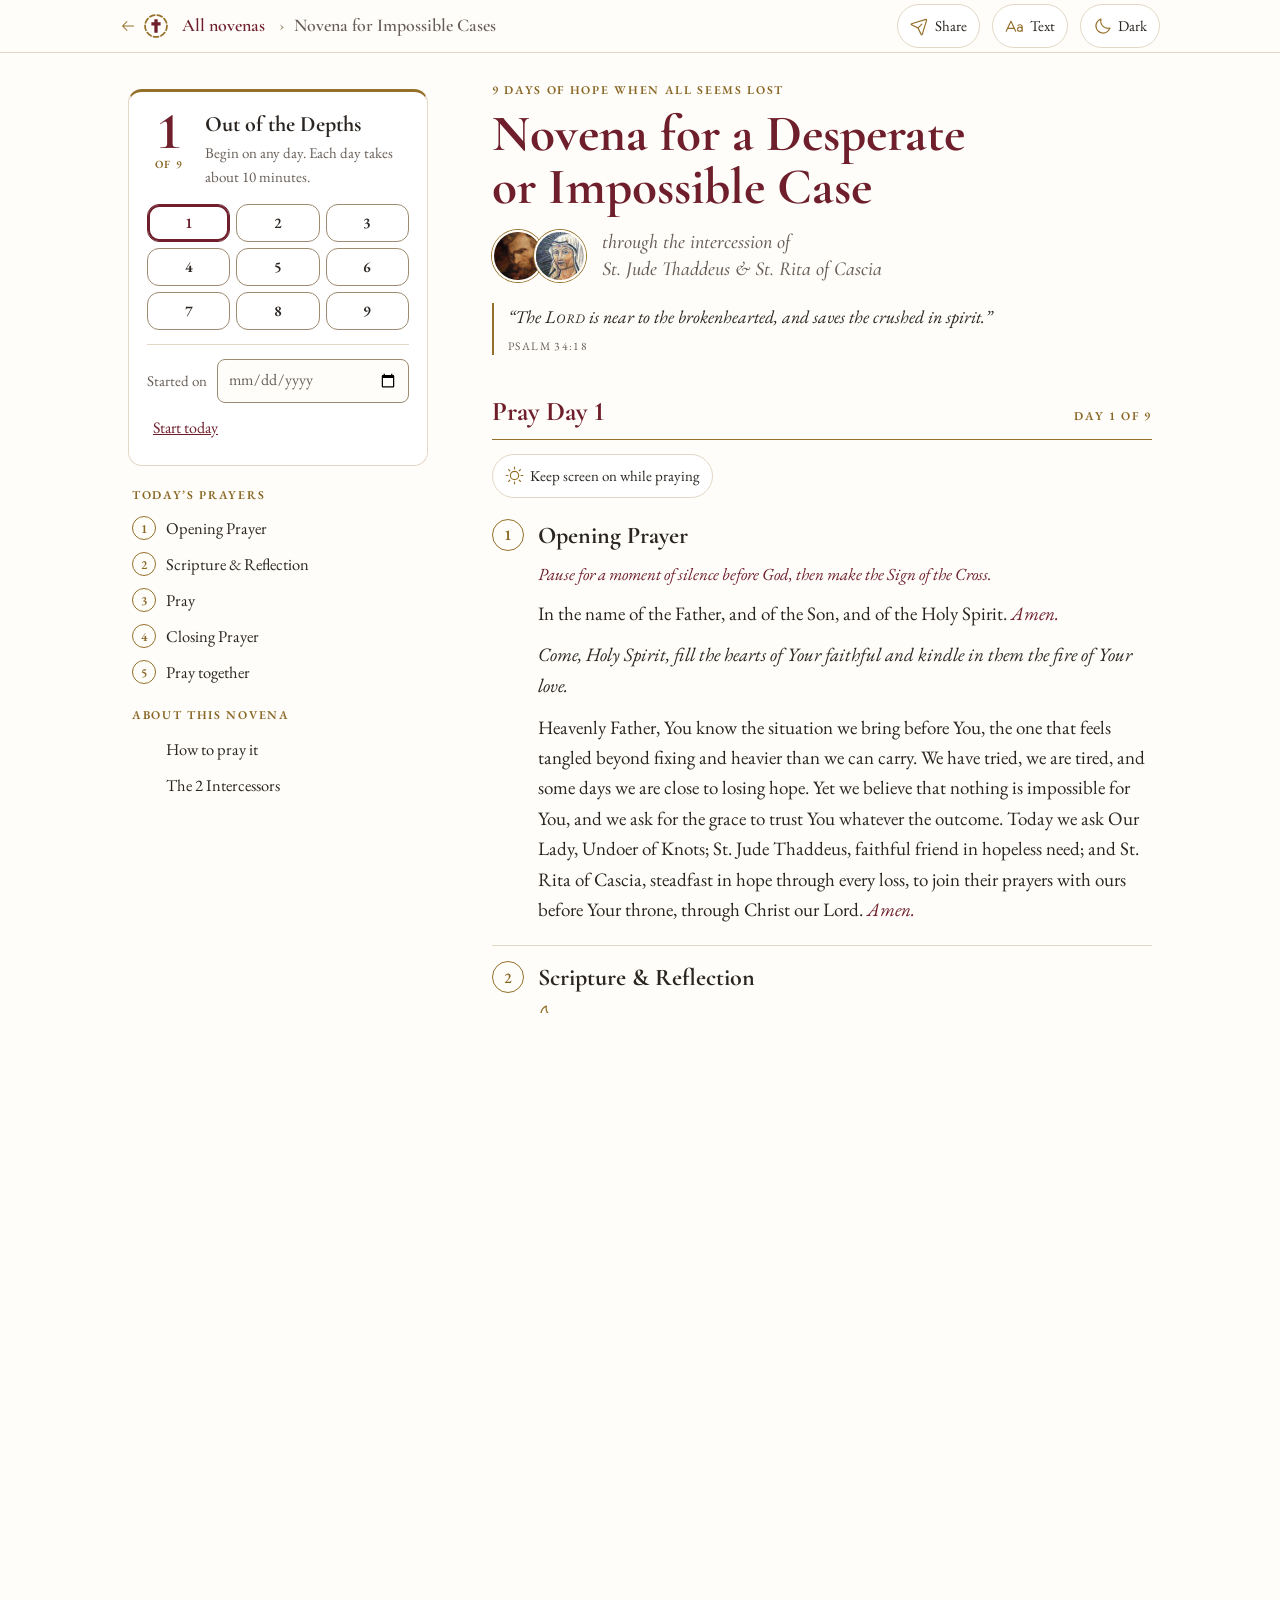
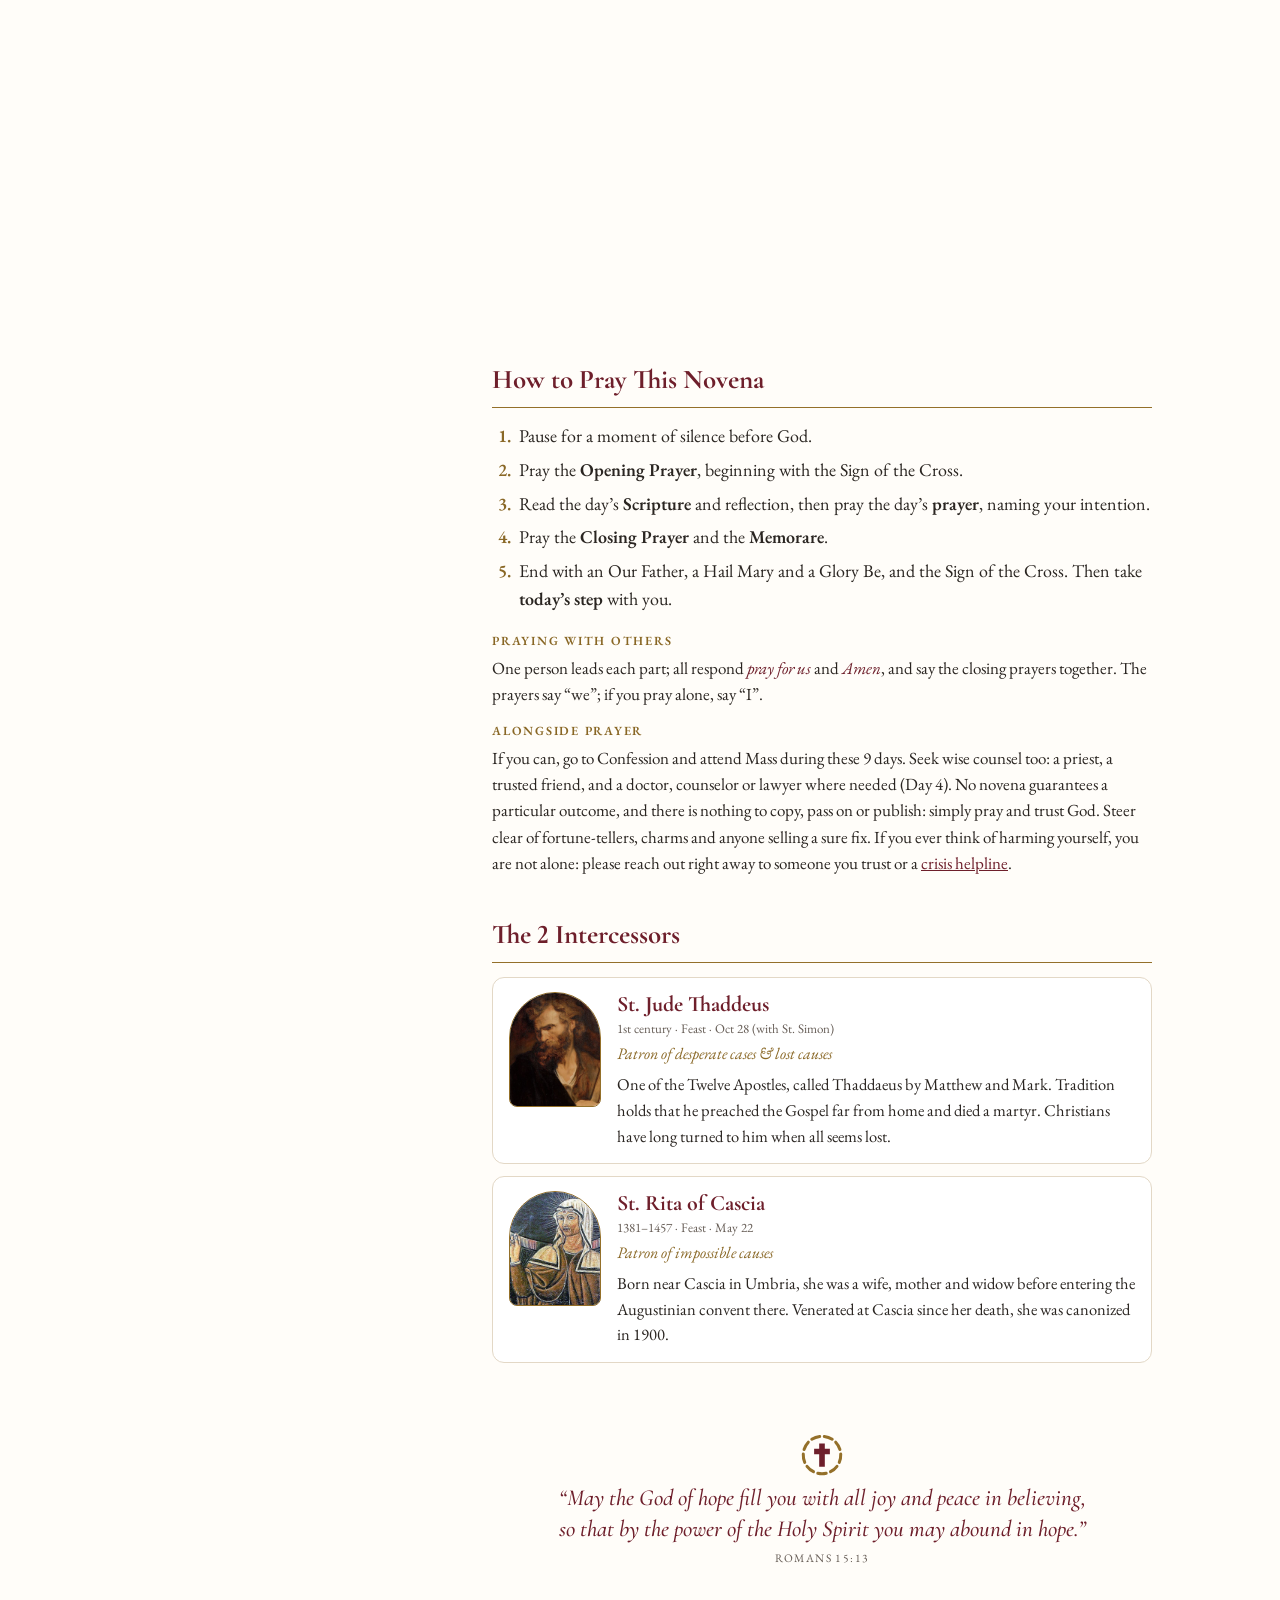
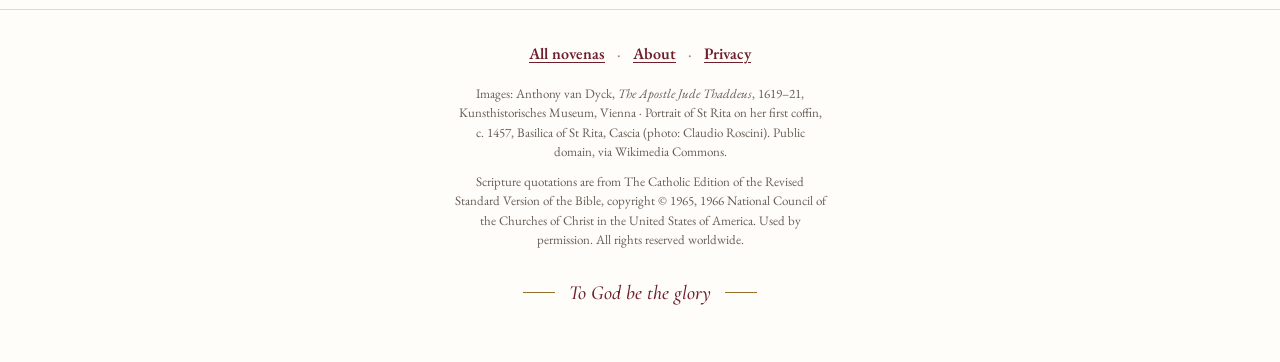
<file: site/impossible-cases/index.html>
<!DOCTYPE html>
<html lang="en">
<head>
<meta charset="utf-8">
<meta name="viewport" content="width=device-width, initial-scale=1, viewport-fit=cover">
<title>Novena for Impossible Cases | Pray a Novena</title>
<meta name="description" content="A 9-day Catholic novena for a desperate or impossible case, through St. Jude Thaddeus, St. Rita of Cascia and Our Lady, Undoer of Knots.">
<meta name="theme-color" content="#FFFDF9" media="(prefers-color-scheme: light)">
<meta name="theme-color" content="#0E1524" media="(prefers-color-scheme: dark)">
<meta property="og:type" content="website">
<meta property="og:site_name" content="Pray a Novena">
<meta property="og:url" content="https://prayanovena.com/impossible-cases/">
<meta property="og:title" content="Novena for a Desperate or Impossible Case | Pray a Novena">
<meta property="og:description" content="9 days of prayer for a desperate or impossible case, through St. Jude, St. Rita and Our Lady, Undoer of Knots.">
<meta property="og:image" content="https://prayanovena.com/impossible-cases/og.jpg?v=73ab6a06">
<meta property="og:image:alt" content="Novena for Impossible Cases: 9 days of hope when all seems lost">
<meta property="og:image:type" content="image/jpeg">
<meta property="og:image:width" content="1200"><meta property="og:image:height" content="630">
<meta name="twitter:card" content="summary_large_image">
<link rel="canonical" href="https://prayanovena.com/impossible-cases/">
<link rel="icon" href="../favicon.svg" type="image/svg+xml">
<link rel="apple-touch-icon" href="../apple-touch-icon.png">
<link rel="manifest" href="../manifest.webmanifest">
<link rel="preload" href="../fonts/eb-garamond.woff2" as="font" type="font/woff2" crossorigin>
<link rel="preload" href="../fonts/cormorant-garamond.woff2" as="font" type="font/woff2" crossorigin>
<link rel="stylesheet" href="../fonts/fonts.css">
<style>
/* Novena page. Phone first: one prayer-book column (a "today" card, the 9 days, then the day's prayers
   in the order you pray them). Phones put the 9 days in a bottom bar; from 1024px a sidebar holds them.
   Sections: tokens · base · top bar · hero · today card · day buttons · prayer steps · guide · overlays
   · phones (600px, 420px) · desktop (1024px) · hover · motion · print. */

/* ---- tokens ---- */
:root{
  --paper:#FFFDF9;      /* page */
  --sheet:#FFFFFF;      /* raised surfaces */
  --ink:#2A2521;        /* text */
  --muted:#675E57;      /* secondary text */
  --wine:#6E1F2B;       /* spoken responses, headings */
  --gold:#94702A;       /* icons, rules of emphasis */
  --gold-text:#896725;  /* gold for small text (4.5:1) */
  --rule:#E3D8C6;       /* hairlines */
  --rule-strong:#9C8B70;/* control borders (3:1) */
  --wash:#F6F0E6;       /* soft fills */
  --frame:var(--gold);  /* rings around saint images */
  --cta:#6E1F2B; --on-cta:#FFFDF9;
  --display:"Cormorant Garamond","Cormorant",Garamond,"Times New Roman",serif;
  --body:"EB Garamond",Garamond,Georgia,"Times New Roman",serif;
  --scale:1;            /* text size: 1, 1.15 or 1.35, shared across the site */
  color-scheme:light;
}
@media (prefers-color-scheme:dark){
  :root:not([data-theme="light"]):not([data-mode="light"]){
    --paper:#0E1524; --sheet:#162036; --ink:#ECE6DA; --muted:#A7B0C2; --wine:#EBCF95; --gold:#C9A45A; --gold-text:#D0AD66;
    --rule:#26324C; --rule-strong:#5E6E90; --wash:#1B2740; --frame:color-mix(in srgb,#C9A45A 75%,transparent); --cta:#C9A45A; --on-cta:#0E1524; color-scheme:dark;
  }
}
:root[data-theme="dark"]:not([data-mode="light"]),:root[data-mode="dark"]{
  --paper:#0E1524; --sheet:#162036; --ink:#ECE6DA; --muted:#A7B0C2; --wine:#EBCF95; --gold:#C9A45A; --gold-text:#D0AD66;
  --rule:#26324C; --rule-strong:#5E6E90; --wash:#1B2740; --frame:color-mix(in srgb,#C9A45A 75%,transparent); --cta:#C9A45A; --on-cta:#0E1524; color-scheme:dark;
}

/* ---- base ---- */
*{box-sizing:border-box}
html,body{margin:0}
html{scroll-padding-top:124px}
body{background:var(--paper);color:var(--ink);font-family:var(--body);font-size:calc(18px * var(--scale));line-height:1.55;-webkit-font-smoothing:antialiased;text-rendering:optimizeLegibility;
  font-variant-numeric:lining-nums;font-feature-settings:"lnum" 1} /* modern numerals, so "1" never reads as Roman "I" */
button,input,textarea{font:inherit;color:inherit}
a{color:var(--wine)}
svg.i{width:1em;height:1em;fill:currentColor;flex:none}
:focus-visible{outline:2px solid var(--gold);outline-offset:3px;border-radius:4px}
.wrap{max-width:680px;margin:0 auto;padding:0 20px}
section{padding:30px 0 8px}
#prayer{scroll-margin-top:124px}
/* small gold caps labels */
.kicker,.ref,.sub-h,.intent label,.tip h3,.h2 .n,.daynum small,.dayicon,.toc-h,.todaystep .tslabel{font-weight:600;letter-spacing:.14em;text-transform:uppercase;color:var(--gold-text)}
.daynum,.track button,.step .num,.h2 .n,.dcap,.daynum small,.toc .num{font-variant-numeric:lining-nums tabular-nums;font-feature-settings:"lnum" 1,"tnum" 1}

/* ---- top bar ---- */
.bar{position:sticky;top:0;z-index:5;background:var(--paper);border-bottom:1px solid var(--rule)}
.bar .wrap{position:relative;display:flex;align-items:center;gap:12px;height:52px}
.home{display:flex;align-items:center;gap:12px;flex:none;min-width:0;text-decoration:none;min-height:44px}
.barshare{margin-left:auto}
.home .back-ic{font-size:16px;color:var(--gold);margin-right:-6px}
.bar .mark{color:var(--wine);font-size:28px;line-height:1}
.bar .name{font-family:var(--display);font-weight:600;font-size:18px;color:var(--wine);flex:1;white-space:nowrap;overflow:hidden;text-overflow:ellipsis}
.name .short{display:none}
.home .lbl{font-family:var(--display);font-weight:600;font-size:18px;color:var(--wine);white-space:nowrap}
.bar .name{color:var(--muted);min-width:0}
.bar .name::before{content:"›";margin:0 10px 0 2px;color:var(--rule-strong)}
@media (max-width:899px){.name .long{display:none}.name .short{display:inline}}
.hero .back{display:none}
.skip{position:absolute;left:12px;top:-60px;z-index:20;padding:10px 16px;border-radius:999px;background:var(--cta);color:var(--on-cta);font-weight:600;text-decoration:none}
.skip:focus{top:8px}
.sr{position:absolute;width:1px;height:1px;padding:0;margin:-1px;overflow:hidden;clip:rect(0 0 0 0);white-space:nowrap;border:0}
#prayHead:focus{outline:none}
#prayHead:focus-visible{outline:2px solid var(--gold);outline-offset:4px}
.iconbtn{display:inline-flex;align-items:center;justify-content:center;gap:6px;min-width:44px;height:44px;padding:0 12px;border:1px solid var(--rule);border-radius:999px;background:var(--sheet);color:var(--ink);cursor:pointer;font-size:15px}
.iconbtn svg{font-size:19px;color:var(--gold)}
.iconbtn:hover{border-color:var(--gold)}

/* ---- hero ---- */
.hero{padding:40px 0 12px;text-align:center}
.back{display:inline-flex;align-items:center;gap:6px;min-height:44px;padding:0 4px;margin:-8px 0 6px;color:var(--gold-text);font-size:15px;letter-spacing:.06em;text-transform:uppercase;text-decoration:none;font-weight:600}
button.back{background:none;border:0;cursor:pointer;font-family:var(--body)}
.back .i{width:16px;height:16px}
.back:hover,.back:focus-visible{text-decoration:underline;text-underline-offset:3px}
.cross{color:var(--wine);font-size:26px;line-height:1}
.cross svg{font-size:48px}
.kicker{margin:10px 0 0;font-size:calc(12px * var(--scale))}
h1{font-family:var(--display);font-weight:700;color:var(--wine);font-size:clamp(34px,8vw,46px);line-height:1.05;margin:10px 0 8px;text-wrap:balance}
.sub{font-family:var(--display);font-style:italic;font-size:calc(clamp(16.5px,4.6vw,20px) * var(--scale));line-height:1.35;color:var(--muted);margin:0 auto}
.sub .l2{display:block;text-wrap:balance}
.sub .nb{white-space:nowrap}
.epi{margin:18px auto 0;font-style:italic;font-size:calc(17px * var(--scale));max-width:34ch}
.cite{display:block;font-style:normal;font-size:calc(11.5px * var(--scale));letter-spacing:.12em;color:var(--muted);margin-top:4px;text-transform:uppercase}
.faces{display:flex;justify-content:center;gap:10px;margin:20px 0 0}
.faces img{width:56px;height:56px;border-radius:50%;object-fit:cover;margin:0;border:0;box-shadow:0 0 0 1px var(--frame)}

/* ---- today card ---- */
.today{margin:24px 0 8px;background:var(--sheet);border:1px solid var(--rule);border-top:3px solid var(--gold);border-radius:14px;padding:20px 20px 18px}
.today-top{display:flex;align-items:flex-start;gap:16px}
.daynum{font-family:var(--display);font-weight:700;color:var(--wine);font-size:60px;line-height:.85;min-width:56px;text-align:center}
.daynum small{display:block;white-space:nowrap;font-family:var(--body);font-size:calc(11px * min(var(--scale),1.15));margin-top:6px}
.today .ttl{font-family:var(--display);font-weight:700;font-size:calc(25px * var(--scale));line-height:1.15;margin:2px 0 4px;color:var(--ink);text-wrap:balance}
.today .status{margin:0;color:var(--muted);font-size:calc(16px * var(--scale))}
.cta{display:flex;align-items:center;justify-content:center;gap:10px;width:100%;margin-top:16px;border:0;border-radius:12px;background:var(--cta);color:var(--on-cta);font-size:calc(18px * min(var(--scale),1.15));font-weight:600;padding:14px 18px;cursor:pointer}
.cta svg{font-size:22px}
.startrow{display:flex;flex-wrap:wrap;align-items:center;gap:8px 12px;margin-top:14px;padding-top:14px;border-top:1px solid var(--rule);font-size:calc(15px * min(var(--scale),1.15));color:var(--muted)}
.startrow input{border:1px solid var(--rule-strong);border-radius:8px;background:var(--paper);padding:6px 10px;font-size:16px;min-height:44px}
.startrow .link{background:none;border:0;color:var(--wine);text-decoration:underline;cursor:pointer;min-height:44px;padding:0 6px;font-size:16px}
#resetAll{margin-left:auto}
#resetAll[hidden]{display:none}

/* ---- the 9 day buttons: a strip under the bar (tablet), a bottom bar (phone), a grid in the sidebar (desktop) ---- */
.days{position:sticky;top:53px;z-index:4;background:var(--paper);border-bottom:1px solid var(--rule)}
.dcap{display:none;margin:0;padding-top:7px;font-size:calc(13px * min(var(--scale),1.15));letter-spacing:.06em;color:var(--muted);white-space:nowrap;overflow:hidden;text-overflow:ellipsis;text-align:center}
.dcap b{color:var(--gold-text);font-weight:600;letter-spacing:.14em}
.track{display:grid;grid-template-columns:repeat(9,1fr);gap:4px;margin:18px 0 4px;padding:0;list-style:none}
.days .track{margin:0;padding:6px 0 7px}
.track button{position:relative;width:100%;height:44px;margin:0 auto;display:grid;place-items:center;border-radius:12px;border:1.5px solid var(--rule-strong);background:transparent;color:var(--ink);cursor:pointer;font-size:calc(15px * min(var(--scale),1.15));font-weight:600;padding:0}
.track button.done{background:var(--gold);border-color:var(--gold);color:var(--sheet)}
.track button.sel{border-color:var(--wine);box-shadow:0 0 0 2px var(--wine) inset;color:var(--wine)}
.track button.done.sel{color:var(--sheet);box-shadow:0 0 0 2px var(--sheet) inset,0 0 0 2px var(--wine)}
.track button.now::after{content:"";position:absolute;left:50%;bottom:5px;width:5px;height:5px;margin-left:-2.5px;border-radius:50%;background:currentColor}
.track button.now:not(.sel):not(.done){color:var(--wine);border-color:var(--wine)}
.toc,.grid9{display:none}

/* ---- prayer steps ---- */
.h2{display:flex;align-items:baseline;gap:10px;font-family:var(--display);font-weight:700;color:var(--wine);font-size:calc(27px * var(--scale));margin:0 0 14px;padding-bottom:6px;border-bottom:1px solid var(--gold)}
.h2 .n{font-family:var(--body);font-size:12px;margin-left:auto}
.wake{margin:-4px 0 14px;font-size:calc(15px * min(var(--scale),1.15))}
.wake[aria-pressed="true"]{border-color:var(--gold);background:var(--wash)}
.flow{font-size:calc(14.5px * var(--scale));color:var(--muted);margin:-6px 0 18px}
.steps{list-style:none;margin:0;padding:0;display:flex;flex-direction:column;gap:0}
.step{position:relative;padding:18px 0 20px 46px;border-bottom:1px solid var(--rule)}
.step:last-child{border-bottom:0}
.step .num{position:absolute;left:0;top:15px;width:32px;height:32px;border-radius:50%;border:1.5px solid var(--gold);color:var(--gold-text);display:grid;place-items:center;font-family:var(--body);font-size:15px;font-weight:600;letter-spacing:0}
.label{display:flex;align-items:center;gap:12px;margin:0 0 12px;font-family:var(--display);font-weight:700;font-size:calc(24px * var(--scale));line-height:1.15;color:var(--ink)}
.read{font-size:calc(19px * var(--scale));line-height:1.6}
.read p{margin:0 0 .6em}
.read p:last-child{margin-bottom:0}
.pray .read{font-size:calc(21px * var(--scale))}
.resp{color:var(--wine);font-style:italic}
.rubric{color:var(--wine);font-style:italic;font-size:calc(17px * var(--scale))}
.dayicon{display:inline-flex;align-items:center;gap:8px;font-size:12.5px}
.dayicon svg{font-size:20px;color:var(--gold)}
.dayicon span{position:absolute;width:1px;height:1px;overflow:hidden;clip:rect(0 0 0 0);white-space:nowrap}
.daytitle{font-family:var(--display);font-weight:700;color:var(--wine);font-size:calc(27px * var(--scale));line-height:1.15;margin:0 0 14px;text-wrap:balance}
.passage{margin:0;font-style:italic;font-size:calc(19.5px * var(--scale));line-height:1.55;padding-left:14px;border-left:2px solid var(--gold);text-wrap:pretty}
.passage .ln{display:block;padding-left:1.5em;text-indent:-1.5em;text-wrap:balance}
.passage .ln:nth-child(even){padding-left:2.6em}
.sc{font-variant:small-caps;letter-spacing:.02em}
.ref{font-size:calc(12.5px * var(--scale));letter-spacing:.12em;font-weight:400;margin:6px 0 12px}
.refl{font-size:calc(20px * var(--scale));line-height:1.6;margin:0}
.refl2{margin-top:.75em}
.litany p{position:relative;margin:0 0 .25em;padding-left:calc(38px * var(--scale))}
.litany .resp{white-space:nowrap}
.av{position:absolute;left:0;top:.15em;width:calc(28px * var(--scale));height:calc(28px * var(--scale));border-radius:50%;object-fit:cover;vertical-align:middle;box-shadow:0 0 0 1px var(--frame)}
.av-none{display:grid;place-items:center;background:var(--wash);color:var(--gold);font-size:calc(14px * var(--scale))}
.sub-h{font-size:calc(12.5px * var(--scale));margin:16px 0 6px}
.intent{background:var(--wash);border-radius:12px;padding:14px 16px;margin-top:6px}
.intent label{display:block;font-size:calc(12.5px * var(--scale));margin-bottom:6px}
.intent textarea{width:100%;min-height:76px;border:1px solid var(--rule-strong);border-radius:8px;background:var(--sheet);padding:10px 12px;font-size:17px;line-height:1.5;resize:vertical}
.hint{font-size:calc(14.5px * var(--scale));color:var(--muted);margin:4px 0 0}
.intent .hint{margin-top:6px}
details.prayer{border:1px solid var(--rule-strong);border-radius:10px;background:var(--sheet);margin:8px 0}
details.prayer summary{list-style:none;cursor:pointer;display:flex;align-items:center;gap:10px;padding:12px 14px;font-weight:600;font-size:calc(18px * var(--scale))}
details.prayer summary::-webkit-details-marker{display:none}
details.prayer summary svg{margin-left:auto;color:var(--gold);transition:transform .2s}
details.prayer[open] summary svg{transform:rotate(180deg)}
details.prayer .read{padding:0 14px 14px;font-size:calc(18px * var(--scale))}
.todaystep{margin:22px 0 0;background:var(--wash);border-radius:12px;padding:12px 16px 14px;border-left:3px solid var(--gold)}
.todaystep .tslabel{display:flex;align-items:center;gap:8px;margin:0 0 4px;font-size:calc(12.5px * var(--scale))}
.todaystep .tslabel svg{font-size:18px;color:var(--gold)}
.todaystep p:last-child{margin:0;font-size:calc(18px * var(--scale));line-height:1.5}
.markdone{display:flex;align-items:center;justify-content:center;gap:10px;width:100%;margin:22px 0 0;border:1.5px solid var(--cta);border-radius:12px;background:var(--cta);color:var(--on-cta);font-size:calc(18px * min(var(--scale),1.15));font-weight:600;padding:13px 16px;cursor:pointer}
.markdone svg{color:inherit;font-size:22px}
.markdone.is-done{background:var(--gold);border-color:var(--gold);color:var(--sheet)}
.markdone.is-done svg{color:var(--sheet)}
.daynav{display:flex;justify-content:space-between;gap:10px;margin-top:12px}
.donenote{margin:12px 0 0;text-align:center;font-style:italic;color:var(--muted);font-size:calc(16.5px * var(--scale))}
.donenote[hidden]{display:none}
.daynav button{flex:1;min-height:44px;border:1px solid var(--rule);background:var(--sheet);border-radius:10px;padding:10px;cursor:pointer;font-size:calc(15.5px * min(var(--scale),1.15));color:var(--ink)}
.daynav button:disabled{opacity:.4;cursor:default;visibility:hidden}
.sharerow{display:flex;justify-content:center;margin:18px 0 0;padding-top:12px;border-top:1px solid var(--rule)}
.sharerow .back{margin:0}

/* ---- guide: how to pray, tips, intercessors, close ---- */
ol.how{margin:0;padding-left:1.3em}
ol.how li{margin:0 0 6px;padding-left:4px}
ol.how li::marker{color:var(--gold-text);font-weight:600}
.tips{display:grid;gap:14px}
.tip h3{font-size:calc(12.5px * var(--scale));margin:0 0 4px}
.tip p{margin:0;font-size:calc(17px * var(--scale))}
.saints{display:grid;gap:12px}
.saint{display:grid;grid-template-columns:92px 1fr;gap:16px;align-items:start;background:var(--sheet);border:1px solid var(--rule);border-radius:12px;padding:14px 16px}
.portrait{width:92px;height:115px;object-fit:cover;border-radius:46px 46px 8px 8px;border:1px solid var(--frame);background:var(--wash)}
.saint h3{font-family:var(--display);font-weight:700;color:var(--wine);font-size:calc(22px * var(--scale));line-height:1.15;margin:0}
.saint .meta{font-size:calc(13px * var(--scale));color:var(--muted);margin:2px 0 0}
.saint .pat{font-style:italic;color:var(--gold-text);margin:2px 0 6px;font-size:calc(16px * var(--scale))}
.saint p{margin:0;font-size:calc(16.5px * var(--scale))}
.close{text-align:center;padding:36px 0 18px}
.close blockquote{margin:0;font-family:var(--display);font-style:italic;color:var(--wine);font-size:calc(23px * var(--scale));line-height:1.35;text-wrap:balance}

/* ---- site footer (shared by every page; built by tools/build.py) ---- */
.site-foot{margin-top:40px;border-top:1px solid var(--rule);text-align:center;color:var(--muted)}
.site-foot .wrap{padding-top:22px;padding-bottom:calc(56px + env(safe-area-inset-bottom))}
.foot-nav{display:flex;flex-wrap:wrap;justify-content:center;align-items:center;margin:0 0 8px}
.foot-nav a{display:inline-flex;align-items:center;min-height:44px;padding:0 12px;color:var(--wine);font-weight:600;font-size:calc(16px * var(--scale));text-underline-offset:3px}
.foot-nav a[aria-current="page"]{text-decoration:none;color:var(--muted)}
.foot-nav span{color:var(--rule-strong)}
.fnote{font-size:calc(13.5px * var(--scale));line-height:1.5;color:var(--muted);max-width:62ch;margin:0 auto 10px}
.fnote a{color:inherit;text-underline-offset:2px}
.fnote.warn{font-size:calc(15px * var(--scale));color:var(--ink)}
.fnote.credits{font-size:calc(13px * var(--scale))}
.amdg{display:flex;align-items:center;justify-content:center;gap:14px;margin:30px 0 0;font-family:var(--display);font-style:italic;font-weight:500;font-size:calc(20px * var(--scale));line-height:1.3;color:var(--wine)}
.amdg::before,.amdg::after{content:"";flex:none;width:32px;height:1px;background:var(--gold)}


/* ---- overlays: text size popover, toast ---- */
.sizer{display:none;position:absolute;right:20px;top:56px;background:var(--sheet);border:1px solid var(--rule);border-radius:12px;padding:8px;gap:6px;box-shadow:0 8px 24px rgb(0 0 0 / .12)}
.sizer.open{display:flex}
.sizer button{min-width:48px;height:44px;border:1px solid var(--rule);border-radius:8px;background:var(--paper);cursor:pointer;font-family:var(--display);font-weight:700;color:var(--wine)}
.sizer button[aria-pressed="true"]{border-color:var(--wine);box-shadow:0 0 0 1px var(--wine) inset}
.toast{position:fixed;left:50%;bottom:calc(22px + env(safe-area-inset-bottom));transform:translateX(-50%);background:var(--ink);color:var(--paper);padding:10px 18px;border-radius:999px;font-size:calc(15px * min(var(--scale),1.15));width:max-content;max-width:calc(100vw - 32px);text-align:center;overflow-wrap:anywhere;opacity:0;pointer-events:none;transition:opacity .25s}
.toast.show{opacity:1}

/* ---- phones ---- */
@media (max-width:600px){
  html{scroll-padding-top:64px;scroll-padding-bottom:calc(104px + env(safe-area-inset-bottom))}
  body{padding-bottom:calc(96px + env(safe-area-inset-bottom))}
  #prayer{scroll-margin-top:64px}
  .bar .wrap{gap:8px}
  .home{gap:10px}
  .bar .name{display:none}
  .bar .mark{font-size:30px}
  #sizeBtn>span,#themeLabel,.barshare>span{display:none}
  .bar .iconbtn{width:44px;min-width:44px;padding:0}
  .bar .iconbtn svg{font-size:21px}
  /* a shorter hero, so today's card and its button come into view sooner; the bar's arrow leads back */
  .hero{padding-top:22px}
  .hero .cross{display:none}
  .kicker{margin-top:0}
  .epi{margin-top:12px}
  .faces{margin-top:14px}
  .faces img{width:48px;height:48px}
  .today{margin-top:18px}
  /* the 9 days become a bottom tab bar, in thumb reach */
  .days{position:fixed;top:auto;bottom:0;left:0;right:0;border-bottom:0;border-top:1px solid var(--rule);box-shadow:0 -6px 18px rgb(0 0 0 / .06);padding-bottom:env(safe-area-inset-bottom)}
  .dcap{display:block}
  .days .track{padding:5px 0 8px}
  .toast{bottom:calc(108px + env(safe-area-inset-bottom))}
}
@media (max-width:420px){
  body{font-size:calc(17px * var(--scale))}
  .wrap{padding:0 16px}
  .today{padding:18px 14px}
  .daynum{font-size:52px}
  .step{padding-left:0}
  .step .num{position:static;display:inline-grid;flex:none}
}
/* narrow screens or large text: the saint's story runs under the portrait instead of in a thin column */
@media (max-width:480px){
  .saint{grid-template-columns:76px minmax(0,1fr);grid-template-rows:auto auto auto 1fr;column-gap:14px;row-gap:0;padding:14px}
  .saint>div{display:contents}
  .saint .portrait{grid-column:1;grid-row:1 / span 4;width:76px;height:95px;border-radius:38px 38px 8px 8px}
  .saint h3,.saint .meta,.saint .pat{grid-column:2}
  .saint .pat{margin-bottom:0}
  .saint div p:last-child{grid-column:1 / -1;grid-row:5;margin-top:10px}
}

/* ---- desktop: a prayer column with a sidebar ---- */
@media (min-width:1024px){
  html{scroll-padding-top:80px}
  #prayer{scroll-margin-top:80px;padding-top:0}
  .wrap{max-width:1120px;padding:0 40px}
  .days,.flow,.today .cta,.hero .cross{display:none}
  /* the page is a grid: the sidebar on the left, and the title opens the prayer column like a book page */
  main.wrap{display:grid;grid-template-columns:300px minmax(0,660px);grid-template-areas:"side hero" "side col" "side close";column-gap:64px;justify-content:center;align-items:start}
  .layout{display:contents}
  .side{grid-area:side;position:sticky;top:72px;max-height:calc(100vh - 88px);overflow:auto;padding:4px;margin:32px -4px -4px;scrollbar-width:thin}
  .col{grid-area:col}
  .close{grid-area:close}
  .hero{grid-area:hero;text-align:left;padding:28px 0 36px;display:grid;grid-template-columns:auto minmax(0,1fr);align-items:center;column-gap:16px}
  .hero>*{grid-column:1 / -1}
  .kicker{grid-row:2;margin:0}
  h1{grid-row:3;font-size:clamp(44px,4vw,54px);margin:8px 0 14px}
  .faces{grid-column:1;grid-row:4;margin:0;gap:0;padding-left:10px}
  .faces img{width:52px;height:52px;margin-left:-10px;border:2px solid var(--paper)}
  .sub{grid-column:2;grid-row:4;font-size:20px;margin:0}
  .epi{grid-row:5;margin:20px 0 0;max-width:none;font-size:18px;padding-left:14px;border-left:2px solid var(--gold)}
  .epi .cite{margin-top:6px}
  .today{margin:0;padding:18px 18px 14px}
  .today-top{gap:14px}
  .daynum{font-size:52px;min-width:44px}
  .today .ttl{font-size:calc(22px * var(--scale))}
  .today .status{font-size:calc(15px * var(--scale))}
  .grid9{display:grid;grid-template-columns:repeat(3,1fr);gap:6px;margin:16px 0 0}
  .grid9 button{height:38px}
  .startrow{gap:4px 10px}
  .startrow input{flex:1 1 130px}
  .toc{display:block;margin:20px 0 0;padding:0 4px}
  .toc-h{margin:0 0 6px;font-size:calc(12px * min(var(--scale),1.15))}
  .toc ol,.toc ul{list-style:none;margin:0 0 16px;padding:0}
  .toc a{display:flex;align-items:center;gap:10px;min-height:36px;padding:4px 10px;margin:0 -10px;border-radius:8px;color:var(--ink);text-decoration:none;font-size:calc(16.5px * min(var(--scale),1.15));line-height:1.25}
  .toc a:hover{background:var(--wash)}
  .toc a[aria-current]{color:var(--wine);font-weight:600;background:var(--wash)}
  .toc ul a{padding-left:44px}
  .toc .num{flex:none;width:24px;height:24px;border-radius:50%;border:1.5px solid var(--gold);color:var(--gold-text);display:grid;place-items:center;font-size:12.5px;font-weight:600}
  .toc a[aria-current] .num{background:var(--gold);color:var(--sheet)}
  .wake{margin:0 0 6px}
  /* short laptop screens: keep the whole sidebar in view */
  @media (max-height:820px){
    .today{padding:14px 16px 12px}
    .grid9{margin-top:12px}
    .grid9 button{height:34px}
    .startrow{margin-top:10px;padding-top:10px}
    .toc{margin-top:14px}
    .toc a{min-height:32px;padding-top:2px;padding-bottom:2px}
    .toc ol,.toc ul{margin-bottom:10px}
  }
  .close{padding-top:60px;max-width:640px;margin:0 auto;justify-self:center}
  .site-foot{margin-top:24px}
}

/* ---- hover (mouse only), motion, print ---- */
@media (hover:hover){
  .track button:not(.sel):not(.done):hover{border-color:var(--wine);color:var(--wine)}
  .daynav button:not(:disabled):hover,.startrow input:hover{border-color:var(--gold)}
  .cta:hover{filter:brightness(1.1)}
  .markdone:not(.is-done):hover{background:var(--wash)}
  details.prayer summary:hover{color:var(--wine)}
}
@media (prefers-reduced-motion:reduce){*{transition:none!important;scroll-behavior:auto!important}}
@media print{.bar,.days,.toc,.today .cta,.markdone,.donenote,.daynav,.intent,.startrow,.barshare,.sharerow,.foot-nav{display:none}}
</style>
</head>
<body>
<a class="skip" href="#prayHead">Skip to the prayer</a>
<svg xmlns="http://www.w3.org/2000/svg" style="display:none" aria-hidden="true"><symbol id="i-logo" viewBox="0 0 64 64"><path fill="none" style="stroke:var(--gold,#94702A)" stroke-width="4" stroke-linecap="round" d="M35.05 7.19A25 25 0 0 1 45.62 11.03M50.28 14.95A25 25 0 0 1 55.91 24.69M56.97 30.69A25 25 0 0 1 55.01 41.77M51.97 47.05A25 25 0 0 1 43.35 54.28M37.62 56.36A25 25 0 0 1 26.38 56.36M20.65 54.28A25 25 0 0 1 12.03 47.05M8.99 41.77A25 25 0 0 1 7.03 30.69M8.09 24.69A25 25 0 0 1 13.72 14.95M18.38 11.03A25 25 0 0 1 28.95 7.19"/><path d="M28.25 16.5h7.5v7.0h6.75v7.5h-6.75v16.5h-7.5v-16.5h-6.75v-7.5h6.75z"/></symbol><symbol id="i-cross" viewBox="0 0 256 256"><path d="M200,72H160V32a16,16,0,0,0-16-16H112A16,16,0,0,0,96,32V72H56A16,16,0,0,0,40,88v32a16,16,0,0,0,16,16H96v88a16,16,0,0,0,16,16h32a16,16,0,0,0,16-16V136h40a16,16,0,0,0,16-16V88A16,16,0,0,0,200,72Zm0,48H152a8,8,0,0,0-8,8v96H112V128a8,8,0,0,0-8-8H56V88h48a8,8,0,0,0,8-8V32h32V80a8,8,0,0,0,8,8h48Z"/></symbol><symbol id="i-sun" viewBox="0 0 256 256"><path d="M120,40V16a8,8,0,0,1,16,0V40a8,8,0,0,1-16,0Zm72,88a64,64,0,1,1-64-64A64.07,64.07,0,0,1,192,128Zm-16,0a48,48,0,1,0-48,48A48.05,48.05,0,0,0,176,128ZM58.34,69.66A8,8,0,0,0,69.66,58.34l-16-16A8,8,0,0,0,42.34,53.66Zm0,116.68-16,16a8,8,0,0,0,11.32,11.32l16-16a8,8,0,0,0-11.32-11.32ZM192,72a8,8,0,0,0,5.66-2.34l16-16a8,8,0,0,0-11.32-11.32l-16,16A8,8,0,0,0,192,72Zm5.66,114.34a8,8,0,0,0-11.32,11.32l16,16a8,8,0,0,0,11.32-11.32ZM48,128a8,8,0,0,0-8-8H16a8,8,0,0,0,0,16H40A8,8,0,0,0,48,128Zm80,80a8,8,0,0,0-8,8v24a8,8,0,0,0,16,0V216A8,8,0,0,0,128,208Zm112-88H216a8,8,0,0,0,0,16h24a8,8,0,0,0,0-16Z"/></symbol><symbol id="i-moon" viewBox="0 0 256 256"><path d="M233.54,142.23a8,8,0,0,0-8-2,88.08,88.08,0,0,1-109.8-109.8,8,8,0,0,0-10-10,104.84,104.84,0,0,0-52.91,37A104,104,0,0,0,136,224a103.09,103.09,0,0,0,62.52-20.88,104.84,104.84,0,0,0,37-52.91A8,8,0,0,0,233.54,142.23ZM188.9,190.34A88,88,0,0,1,65.66,67.11a89,89,0,0,1,31.4-26A106,106,0,0,0,96,56,104.11,104.11,0,0,0,200,160a106,106,0,0,0,14.92-1.06A89,89,0,0,1,188.9,190.34Z"/></symbol><symbol id="i-text-aa" viewBox="0 0 256 256"><path d="M87.24,52.59a8,8,0,0,0-14.48,0l-64,136a8,8,0,1,0,14.48,6.81L39.9,160h80.2l16.66,35.4a8,8,0,1,0,14.48-6.81ZM47.43,144,80,74.79,112.57,144ZM200,96c-12.76,0-22.73,3.47-29.63,10.32a8,8,0,0,0,11.26,11.36c3.8-3.77,10-5.68,18.37-5.68,13.23,0,24,9,24,20v3.22A42.76,42.76,0,0,0,200,128c-22.06,0-40,16.15-40,36s17.94,36,40,36a42.73,42.73,0,0,0,24-7.25,8,8,0,0,0,16-.75V132C240,112.15,222.06,96,200,96Zm0,88c-13.23,0-24-9-24-20s10.77-20,24-20,24,9,24,20S213.23,184,200,184Z"/></symbol><symbol id="i-check" viewBox="0 0 256 256"><path d="M229.66,77.66l-128,128a8,8,0,0,1-11.32,0l-56-56a8,8,0,0,1,11.32-11.32L96,188.69,218.34,66.34a8,8,0,0,1,11.32,11.32Z"/></symbol><symbol id="i-caret-down" viewBox="0 0 256 256"><path d="M213.66,101.66l-80,80a8,8,0,0,1-11.32,0l-80-80A8,8,0,0,1,53.66,90.34L128,164.69l74.34-74.35a8,8,0,0,1,11.32,11.32Z"/></symbol><symbol id="i-footprints" viewBox="0 0 256 256"><path d="M208.06,184H152a8,8,0,0,0-8,8v12a36,36,0,0,0,72.05,0V192A8,8,0,0,0,208.06,184Zm-8,20a20,20,0,0,1-40,0v-4h40ZM104,160h-56a8,8,0,0,0-8,8v12A36,36,0,0,0,112,180V168A8,8,0,0,0,104,160Zm-8,20a20,20,0,0,1-40,0v-4H96ZM76,16C64.36,16,53.07,26.31,44.2,45c-13.93,29.38-18.56,73,.29,96a8,8,0,0,0,6.2,2.93h50.55a8,8,0,0,0,6.2-2.93c18.85-23,14.22-66.65.29-96C98.85,26.31,87.57,16,76,16ZM97.15,128H54.78c-11.4-18.1-7.21-52.7,3.89-76.11C65.14,38.22,72.17,32,76,32s10.82,6.22,17.3,19.89C104.36,75.3,108.55,109.9,97.15,128Zm57.61,40h50.55a8,8,0,0,0,6.2-2.93c18.85-23,14.22-66.65.29-96C202.93,50.31,191.64,40,180,40s-22.89,10.31-31.77,29c-13.93,29.38-18.56,73,.29,96A8.05,8.05,0,0,0,154.76,168Zm8-92.11C169.22,62.22,176.25,56,180,56s10.82,6.22,17.29,19.89c11.1,23.41,15.29,58,3.9,76.11H158.85C147.45,133.9,151.64,99.3,162.74,75.89Z"/></symbol><symbol id="i-hands-praying" viewBox="0 0 256 256"><path d="M235.32,180l-36.24-36.25L162.62,23.46A21.76,21.76,0,0,0,128,12.93,21.76,21.76,0,0,0,93.38,23.46L56.92,143.76,20.68,180a16,16,0,0,0,0,22.62l32.69,32.69a16,16,0,0,0,22.63,0L124.28,187a40.68,40.68,0,0,0,3.72-4.29,40.68,40.68,0,0,0,3.72,4.29L180,235.32a16,16,0,0,0,22.63,0l32.69-32.69A16,16,0,0,0,235.32,180ZM64.68,224,32,191.32l12.69-12.69,32.69,32.69ZM120,158.75a23.85,23.85,0,0,1-7,17L88.68,200,56,167.32l13.65-13.66a8,8,0,0,0,2-3.34l37-122.22A5.78,5.78,0,0,1,120,29.78Zm23,17a23.85,23.85,0,0,1-7-17v-129a5.78,5.78,0,0,1,11.31-1.68l37,122.22a8,8,0,0,0,2,3.34l14.49,14.49-33.4,32ZM191.32,224l-12.56-12.57,33.39-32L224,191.32Z"/></symbol><symbol id="i-arrow-left" viewBox="0 0 256 256"><path d="M224,128a8,8,0,0,1-8,8H59.31l58.35,58.34a8,8,0,0,1-11.32,11.32l-72-72a8,8,0,0,1,0-11.32l72-72a8,8,0,0,1,11.32,11.32L59.31,120H216A8,8,0,0,1,224,128Z"/></symbol><symbol id="i-book-open" viewBox="0 0 256 256"><path d="M232,48H160a40,40,0,0,0-32,16A40,40,0,0,0,96,48H24a8,8,0,0,0-8,8V200a8,8,0,0,0,8,8H96a24,24,0,0,1,24,24,8,8,0,0,0,16,0,24,24,0,0,1,24-24h72a8,8,0,0,0,8-8V56A8,8,0,0,0,232,48ZM96,192H32V64H96a24,24,0,0,1,24,24V200A39.81,39.81,0,0,0,96,192Zm128,0H160a39.81,39.81,0,0,0-24,8V88a24,24,0,0,1,24-24h64Z"/></symbol><symbol id="i-paper-plane-tilt" viewBox="0 0 256 256"><path d="M227.32,28.68a16,16,0,0,0-15.66-4.08l-.15,0L19.57,82.84a16,16,0,0,0-2.49,29.8L102,154l41.3,84.87A15.86,15.86,0,0,0,157.74,248q.69,0,1.38-.06a15.88,15.88,0,0,0,14-11.51l58.2-191.94c0-.05,0-.1,0-.15A16,16,0,0,0,227.32,28.68ZM157.83,231.85l-.05.14,0-.07-40.06-82.3,48-48a8,8,0,0,0-11.31-11.31l-48,48L24.08,98.25l-.07,0,.14,0L216,40Z"/></symbol><symbol id="i-lifebuoy" viewBox="0 0 256 256"><path d="M128,24A104,104,0,1,0,232,128,104.11,104.11,0,0,0,128,24Zm39.1,131.79a47.84,47.84,0,0,0,0-55.58l28.5-28.49a87.83,87.83,0,0,1,0,112.56ZM96,128a32,32,0,1,1,32,32A32,32,0,0,1,96,128Zm88.28-67.6L155.79,88.9a47.84,47.84,0,0,0-55.58,0L71.72,60.4a87.83,87.83,0,0,1,112.56,0ZM60.4,71.72l28.5,28.49a47.84,47.84,0,0,0,0,55.58L60.4,184.28a87.83,87.83,0,0,1,0-112.56ZM71.72,195.6l28.49-28.5a47.84,47.84,0,0,0,55.58,0l28.49,28.5a87.83,87.83,0,0,1-112.56,0Z"/></symbol><symbol id="i-sparkle" viewBox="0 0 256 256"><path d="M197.58,129.06,146,110l-19-51.62a15.92,15.92,0,0,0-29.88,0L78,110l-51.62,19a15.92,15.92,0,0,0,0,29.88L78,178l19,51.62a15.92,15.92,0,0,0,29.88,0L146,178l51.62-19a15.92,15.92,0,0,0,0-29.88ZM137,164.22a8,8,0,0,0-4.74,4.74L112,223.85,91.78,169A8,8,0,0,0,87,164.22L32.15,144,87,123.78A8,8,0,0,0,91.78,119L112,64.15,132.22,119a8,8,0,0,0,4.74,4.74L191.85,144ZM144,40a8,8,0,0,1,8-8h16V16a8,8,0,0,1,16,0V32h16a8,8,0,0,1,0,16H184V64a8,8,0,0,1-16,0V48H152A8,8,0,0,1,144,40ZM248,88a8,8,0,0,1-8,8h-8v8a8,8,0,0,1-16,0V96h-8a8,8,0,0,1,0-16h8V72a8,8,0,0,1,16,0v8h8A8,8,0,0,1,248,88Z"/></symbol><symbol id="i-hand-heart" viewBox="0 0 256 256"><path d="M230.33,141.06a24.34,24.34,0,0,0-18.61-4.77C230.5,117.33,240,98.48,240,80c0-26.47-21.29-48-47.46-48A47.58,47.58,0,0,0,156,48.75,47.58,47.58,0,0,0,119.46,32C93.29,32,72,53.53,72,80c0,11,3.24,21.69,10.06,33a31.87,31.87,0,0,0-14.75,8.4L44.69,144H16A16,16,0,0,0,0,160v40a16,16,0,0,0,16,16H120a7.93,7.93,0,0,0,1.94-.24l64-16a6.94,6.94,0,0,0,1.19-.4L226,182.82l.44-.2a24.6,24.6,0,0,0,3.93-41.56ZM119.46,48A31.15,31.15,0,0,1,148.6,67a8,8,0,0,0,14.8,0,31.15,31.15,0,0,1,29.14-19C209.59,48,224,62.65,224,80c0,19.51-15.79,41.58-45.66,63.9l-11.09,2.55A28,28,0,0,0,140,112H100.68C92.05,100.36,88,90.12,88,80,88,62.65,102.41,48,119.46,48ZM16,160H40v40H16Zm203.43,8.21-38,16.18L119,200H56V155.31l22.63-22.62A15.86,15.86,0,0,1,89.94,128H140a12,12,0,0,1,0,24H112a8,8,0,0,0,0,16h32a8.32,8.32,0,0,0,1.79-.2l67-15.41.31-.08a8.6,8.6,0,0,1,6.3,15.9Z"/></symbol><symbol id="i-flame" viewBox="0 0 256 256"><path d="M173.79,51.48a221.25,221.25,0,0,0-41.67-34.34,8,8,0,0,0-8.24,0A221.25,221.25,0,0,0,82.21,51.48C54.59,80.48,40,112.47,40,144a88,88,0,0,0,176,0C216,112.47,201.41,80.48,173.79,51.48ZM96,184c0-27.67,22.53-47.28,32-54.3,9.48,7,32,26.63,32,54.3a32,32,0,0,1-64,0Zm77.27,15.93A47.8,47.8,0,0,0,176,184c0-44-42.09-69.79-43.88-70.86a8,8,0,0,0-8.24,0C122.09,114.21,80,140,80,184a47.8,47.8,0,0,0,2.73,15.93A71.88,71.88,0,0,1,56,144c0-34.41,20.4-63.15,37.52-81.19A216.21,216.21,0,0,1,128,33.54a215.77,215.77,0,0,1,34.48,29.27C193.49,95.5,200,125,200,144A71.88,71.88,0,0,1,173.27,199.93Z"/></symbol><symbol id="i-sun-horizon" viewBox="0 0 256 256"><path d="M240,152H199.55a73.54,73.54,0,0,0,.45-8,72,72,0,0,0-144,0,73.54,73.54,0,0,0,.45,8H16a8,8,0,0,0,0,16H240a8,8,0,0,0,0-16ZM72,144a56,56,0,1,1,111.41,8H72.59A56.13,56.13,0,0,1,72,144Zm144,56a8,8,0,0,1-8,8H48a8,8,0,0,1,0-16H208A8,8,0,0,1,216,200ZM72.84,43.58a8,8,0,0,1,14.32-7.16l8,16a8,8,0,0,1-14.32,7.16Zm-56,48.84a8,8,0,0,1,10.74-3.57l16,8a8,8,0,0,1-7.16,14.31l-16-8A8,8,0,0,1,16.84,92.42Zm192,15.16a8,8,0,0,1,3.58-10.73l16-8a8,8,0,1,1,7.16,14.31l-16,8a8,8,0,0,1-10.74-3.58Zm-48-55.16,8-16a8,8,0,0,1,14.32,7.16l-8,16a8,8,0,1,1-14.32-7.16Z"/></symbol></svg>
<header class="bar">
  <div class="wrap">
    <a class="home" href="../index.html" id="homeLink"><svg class="i back-ic" aria-hidden="true" focusable="false"><use href="#i-arrow-left"/></svg><svg class="i mark" aria-hidden="true" focusable="false"><use href="#i-logo"/></svg><span class="lbl">All novenas</span></a><span class="name"><span class="long">Novena for Impossible Cases</span><span class="short">Hope Novena</span></span>
    <button class="iconbtn barshare" type="button" data-share aria-label="Share this novena" title="Share this novena"><svg class="i" aria-hidden="true" focusable="false"><use href="#i-paper-plane-tilt"/></svg><span>Share</span></button>
    <button class="iconbtn" id="sizeBtn" type="button" aria-expanded="false" aria-controls="sizer" aria-label="Text size" title="Text size"><svg class="i" aria-hidden="true" focusable="false"><use href="#i-text-aa"/></svg><span>Text</span></button>
    <div class="sizer" id="sizer" role="group" aria-label="Text size">
      <button type="button" data-scale="1" aria-label="Normal text" style="font-size:15px">A</button>
      <button type="button" data-scale="1.15" aria-label="Larger text" style="font-size:19px">A</button>
      <button type="button" data-scale="1.35" aria-label="Largest text" style="font-size:24px">A</button>
    </div>
    <button class="iconbtn" id="themeBtn" type="button"><svg class="i" aria-hidden="true" focusable="false" id="themeIcon"><use href="#i-moon"/></svg><span id="themeLabel">Dark</span></button>
  </div>
</header>
<nav class="days" aria-label="The 9 days">
  <div class="wrap"><p class="dcap" id="dCap" aria-hidden="true"></p><ol class="track" id="track"></ol></div>
</nav>

<main class="wrap" id="top">
  <div class="hero">
    <div class="cross" aria-hidden="true"><svg class="i" aria-hidden="true" focusable="false"><use href="#i-logo"/></svg></div>
    <p class="kicker">9 days of hope when all seems lost</p>
    <h1>Novena for a Desperate or Impossible Case</h1>
    <p class="sub">through the intercession of<br><span class="l2"><span class="nb">St. Jude Thaddeus</span> <span class="nb">&amp; St. Rita of Cascia</span></span></p>
    <p class="epi">“The <span class="sc">Lord</span> is near to the brokenhearted, and saves the crushed in spirit.”<span class="cite">Psalm 34:18</span></p>
    <div class="faces" aria-hidden="true"><img src="img/jude_face.jpg" alt=""><img src="img/rita_face.jpg" alt=""></div>
  </div>

  <div class="layout">
  <aside class="side" aria-label="Your novena">
  <div class="today" id="today">
    <div class="today-top">
      <div class="daynum" id="tNum">1<small>OF 9</small></div>
      <div>
        <p class="ttl" id="tTitle">Out of the Depths</p>
        <p class="status" id="tStatus" aria-live="polite">Begin on any day. Each day takes about 10&nbsp;minutes.</p>
      </div>
    </div>
    <ol class="track grid9" id="track2" aria-label="The 9 days"></ol>
    <button class="cta" id="beginBtn" type="button"><svg class="i" aria-hidden="true" focusable="false"><use href="#i-hands-praying"/></svg><span id="beginLabel">Pray Day 1</span></button>
    <div class="startrow">
      <label for="startDate">Started on</label>
      <input type="date" id="startDate">
      <button class="link" type="button" id="startToday">Start today</button>
      <button class="link" type="button" id="resetAll" hidden>Reset</button>
    </div>
  </div>
  <nav class="toc" aria-label="On this page">
    <p class="toc-h">Today’s prayers</p>
    <ol>
      <li><a href="#step-1"><span class="num">1</span>Opening Prayer</a></li>
      <li><a href="#step-2"><span class="num">2</span>Scripture &amp; Reflection</a></li>
      <li><a href="#step-3"><span class="num">3</span>Pray</a></li>
      <li><a href="#step-4"><span class="num">4</span>Closing Prayer</a></li>
      <li><a href="#step-5"><span class="num">5</span>Pray together</a></li>
    </ol>
    <p class="toc-h">About this novena</p>
    <ul>
      <li><a href="#howHead">How to pray it</a></li>
      <li><a href="#saintsHead">The 2 Intercessors</a></li>
    </ul>
  </nav>
  </aside>
  <div class="col">

  <section id="prayer" aria-labelledby="prayHead">
    <h2 class="h2" id="prayHead" tabindex="-1"><span id="prayHeadText">Pray Day 1</span><span class="n" id="prayHeadN" aria-hidden="true">DAY 1 OF 9</span></h2>
    <button class="iconbtn wake" id="wakeBtn" type="button" hidden aria-pressed="false"><svg class="i" aria-hidden="true" focusable="false"><use href="#i-sun"/></svg><span id="wakeLabel">Keep screen on while praying</span></button>
    <p class="flow" aria-hidden="true">Opening Prayer › Scripture &amp; Reflection › Prayer › Closing Prayer &amp; Memorare › Our Father · Hail Mary · Glory Be</p>

    <ol class="steps">
      <li id="step-1" class="step">
        <h3 class="label"><span class="num" aria-hidden="true">1</span>Opening Prayer</h3>
        <div class="read">
          <p class="rubric">Pause for a moment of silence before God, then make the Sign of the Cross.</p>
          <p>In the name of the Father, and of the Son, and of the Holy Spirit. <span class="resp">Amen.</span></p>
          <p><em>Come, Holy Spirit, fill the hearts of Your faithful and kindle in them the fire of Your love.</em></p>
          <p>Heavenly Father, You know the situation we bring before You, the one that feels tangled beyond fixing and heavier than we can carry. We have tried, we are tired, and some days we are close to losing hope. Yet we believe that nothing is impossible for You, and we ask for the grace to trust You whatever the outcome. Today we ask Our Lady, Undoer of Knots; St. Jude Thaddeus, faithful friend in hopeless need; and St. Rita of Cascia, steadfast in hope through every loss, to join their prayers with ours before Your throne, through Christ our Lord. <span class="resp">Amen.</span></p>
        </div>
      </li>

      <li id="step-2" class="step">
        <h3 class="label"><span class="num" aria-hidden="true">2</span>Scripture &amp; Reflection</h3>
        <div class="dayicon" id="dIconLabel"><svg class="i" aria-hidden="true" focusable="false"><use href="#i-hands-praying"/></svg><span>DAY 1</span></div>
        <h4 class="daytitle" id="dTitle">Out of the Depths</h4>
        <blockquote class="passage" id="dVerse"></blockquote>
        <p class="ref"><span id="dRef"></span></p>
        <p class="refl" id="dRefl"></p>
        <p class="refl refl2" id="dMore"></p>
      </li>

      <li id="step-3" class="step pray">
        <h3 class="label"><span class="num" aria-hidden="true">3</span>Pray</h3>
        <div class="read">
          <p id="dPrayer"></p>
          <p class="rubric">(Name your intention.) <span class="resp">Amen.</span></p>
        </div>
        <div class="intent">
          <label for="intention">Our intention</label>
          <textarea id="intention" placeholder="Write the situation you are bringing to God, in your own words."></textarea>
          <p class="hint" id="storeHint">Saved only on this device. Nobody else can see it.</p>
        </div>
      </li>

      <li id="step-4" class="step">
        <h3 class="label"><span class="num" aria-hidden="true">4</span>Closing Prayer</h3>
        <div class="read litany">
          <p><span class="av av-none" aria-hidden="true"><svg class="i" focusable="false"><use href="#i-cross"/></svg></span>Our Lady, Undoer of Knots, <span class="resp">pray for us.</span></p>
          <p><img class="av" src="img/jude_face.jpg" alt="">St. Jude Thaddeus, <span class="resp">pray for us.</span></p>
          <p><img class="av" src="img/rita_face.jpg" alt="">St. Rita of Cascia, <span class="resp">pray for us.</span></p>
        </div>
        <div class="read" style="margin-top:.6em">
          <p>Lord Jesus, You hold every tangled thread of our lives. Loosen what binds us, give us light for the next step and peace while we wait, and let Your holy will be done. <span class="resp">Amen.</span></p>
        </div>
        <p class="sub-h">Memorare</p>
        <div class="read">
          <p>Remember, O most gracious Virgin Mary, that never was it known that anyone who fled to your protection, implored your help, or sought your intercession was left unaided. Inspired by this confidence, I fly unto you, O Virgin of virgins, my Mother. To you do I come; before you I stand, sinful and sorrowful. O Mother of the Word Incarnate, despise not my petitions, but in your mercy hear and answer me. <span class="resp">Amen.</span></p>
        </div>
      </li>

      <li id="step-5" class="step">
        <h3 class="label"><span class="num" aria-hidden="true">5</span>Pray together</h3>
        <details class="prayer" open><summary>Our Father <svg class="i" aria-hidden="true" focusable="false"><use href="#i-caret-down"/></svg></summary>
          <div class="read"><p>Our Father, who art in heaven, hallowed be thy name; thy kingdom come, thy will be done on earth as it is in heaven. Give us this day our daily bread, and forgive us our trespasses, as we forgive those who trespass against us; and lead us not into temptation, but deliver us from evil. <span class="resp">Amen.</span></p></div>
        </details>
        <details class="prayer" open><summary>Hail Mary <svg class="i" aria-hidden="true" focusable="false"><use href="#i-caret-down"/></svg></summary>
          <div class="read"><p>Hail Mary, full of grace, the Lord is with thee. Blessed art thou among women, and blessed is the fruit of thy womb, Jesus. Holy Mary, Mother of God, pray for us sinners, now and at the hour of our death. <span class="resp">Amen.</span></p></div>
        </details>
        <details class="prayer" open><summary>Glory Be <svg class="i" aria-hidden="true" focusable="false"><use href="#i-caret-down"/></svg></summary>
          <div class="read"><p>Glory be to the Father, and to the Son, and to the Holy Spirit, as it was in the beginning, is now, and ever shall be, world without end. <span class="resp">Amen.</span></p></div>
        </details>
        <p class="rubric" style="margin-top:12px">Close with the Sign of the Cross.</p>
<div class="todaystep"><p class="tslabel"><svg class="i" aria-hidden="true" focusable="false"><use href="#i-footprints"/></svg>Today’s step</p><p id="dStep"></p></div>
        <button class="markdone" id="markBtn" type="button"><svg class="i" aria-hidden="true" focusable="false"><use href="#i-check"/></svg><span id="markLabel">Mark Day 1 as prayed</span></button>
        <p class="donenote" id="doneNote" hidden></p>
        <div class="daynav">
          <button type="button" id="prevBtn"><span aria-hidden="true">‹ </span>Day 0</button>
          <button type="button" id="nextBtn">Day 2<span aria-hidden="true"> ›</span></button>
        </div>
        <p class="sharerow"><button class="back" type="button" data-share><svg class="i" aria-hidden="true" focusable="false"><use href="#i-paper-plane-tilt"/></svg>Share this novena</button></p>
      </li>
    </ol>
  </section>

  <section aria-labelledby="howHead">
    <h2 class="h2" id="howHead">How to Pray This Novena</h2>
    <ol class="how">
      <li>Pause for a moment of silence before God.</li>
      <li>Pray the <strong>Opening Prayer</strong>, beginning with the Sign of the Cross.</li>
      <li>Read the day’s <strong>Scripture</strong> and reflection, then pray the day’s <strong>prayer</strong>, naming your intention.</li>
      <li>Pray the <strong>Closing Prayer</strong> and the <strong>Memorare</strong>.</li>
      <li>End with an Our Father, a Hail Mary and a Glory Be, and the Sign of the Cross. Then take <strong>today’s step</strong> with you.</li>
    </ol>
    <div class="tips" style="margin-top:18px">
      <div class="tip"><h3>Praying with others</h3><p>One person leads each part; all respond <span class="resp">pray for us</span> and <span class="resp">Amen</span>, and say the closing prayers together. The prayers say “we”; if you pray alone, say “I”.</p></div>
      <div class="tip"><h3>Alongside prayer</h3><p>If you can, go to Confession and attend Mass during these 9 days. Seek wise counsel too: a priest, a trusted friend, and a doctor, counselor or lawyer where needed (Day&nbsp;4). No novena guarantees a particular outcome, and there is nothing to copy, pass on or publish: simply pray and trust God. Steer clear of fortune-tellers, charms and anyone selling a sure fix. If you ever think of harming yourself, you are not alone: please reach out right away to someone you trust or a <a href="https://findahelpline.com" rel="noopener noreferrer" target="_blank">crisis helpline</a>.</p></div>
    </div>
  </section>

  <section aria-labelledby="saintsHead">
    <h2 class="h2" id="saintsHead">The 2 Intercessors</h2>
    <div class="saints">
      <article class="saint"><img class="portrait" src="img/jude.jpg" alt="Painting: St. Jude Thaddeus, by Anthony van Dyck" width="92" height="115"><div><h3>St. Jude Thaddeus</h3><p class="meta">1st century · Feast · Oct 28 (with St. Simon)</p><p class="pat">Patron of desperate cases &amp; lost causes</p><p>One of the Twelve Apostles, called Thaddaeus by Matthew and Mark. Tradition holds that he preached the Gospel far from home and died a martyr. Christians have long turned to him when all seems lost.</p></div></article>
      <article class="saint"><img class="portrait" src="img/rita.jpg" alt="Painting: St. Rita of Cascia, from her 15th-century coffin" width="92" height="115"><div><h3>St. Rita of Cascia</h3><p class="meta">1381–1457 · Feast · May 22</p><p class="pat">Patron of impossible causes</p><p>Born near Cascia in Umbria, she was a wife, mother and widow before entering the Augustinian convent there. Venerated at Cascia since her death, she was canonized in 1900.</p></div></article>
    </div>
  </section>
  </div>
  </div>

  <div class="close">
    <div class="cross" aria-hidden="true"><svg class="i" aria-hidden="true" focusable="false"><use href="#i-logo"/></svg></div>
    <blockquote>“May the God of hope fill you with all joy and peace in believing, so that by the power of the Holy Spirit you may abound in hope.”</blockquote>
    <span class="cite">Romans 15:13</span>
  </div>
</main>
<footer class="site-foot">
  <div class="wrap">
    <nav class="foot-nav" aria-label="Site"><a href="../index.html">All novenas</a><span aria-hidden="true">·</span><a href="../about/index.html">About</a><span aria-hidden="true">·</span><a href="../privacy/index.html">Privacy</a></nav>
    <p class="fnote warn" id="storeFoot" hidden></p>
    <p class="fnote" id="offlineNote" hidden>Saved on this device, so it opens even without signal.</p>
    <p class="fnote credits">Images: Anthony van Dyck, <em>The Apostle Jude Thaddeus</em>, 1619–21, Kunsthistorisches Museum, Vienna · Portrait of St Rita on her first coffin, c. 1457, Basilica of St Rita, Cascia (photo: Claudio Roscini). Public domain, via Wikimedia Commons.</p>
    <p class="fnote credits">Scripture quotations are from The Catholic Edition of the Revised Standard Version of the Bible, copyright © 1965, 1966 National Council of the Churches of Christ in the United States of America. Used by permission. All rights reserved worldwide.</p>
    <p class="amdg">To God be the glory</p>
  </div>
</footer>
<div class="toast" id="toast" role="status"></div>

<script>
(function(){
  var DAYS = [{"title": "Out of the Depths", "ref": "Psalm 130:1–2", "verse": "Out of the depths I cry to thee, O LORD! / Lord, hear my voice! / Let thy ears be attentive / to the voice of my supplications!", "refl": "The psalmist does not begin with praise or with a tidy request. He begins in the depths, and he says so. That is where many of us stand as we begin this novena: a relationship that has broken, an illness that drags on, a case in court, a loved one far from God, a burden that will not lift. We do not have to feel hopeful before we pray. The first honest prayer is simply to tell God where we are, and ask Him to hear.", "more": "The Church has long prayed this psalm, which gives words to people who feel they have none. A cry from the depths is already a seed of hope: we cry out only to someone we believe can hear. Many turn to St. Jude at the end of their rope. If the darkness brings thoughts of harming yourself, you are not alone: please reach out today to someone you trust or a crisis helpline.", "prayer": "Heavenly Father, from the depths we cry to You. You know this situation better than we do: how long it has lasted, how much it hurts, and how little we can change it by ourselves. We are tired, and some days we are close to giving up. Hear our voice. Through the prayers of St. Jude, faithful friend of those without hope, and of St. Rita, keep us from despair and help us take this one day at a time.", "step": "Write down, in a few honest sentences, the situation you are bringing to God, and keep the page where you pray these nine days."}, {"title": "Help My Unbelief", "ref": "Mark 9:24", "verse": "Immediately the father of the child cried out and said, “I believe; help my unbelief!”", "refl": "The father had watched his son suffer since childhood, and the disciples had already failed to help. When he finally reached Jesus, his faith was a mixture of trust and doubt, and he said so: “I believe; help my unbelief!” Jesus did not send him away for being honest. After a long struggle, our faith may feel just as mixed. We can still bring it, small and shaky as it is, and ask the Lord to strengthen what is weak.", "more": "Faith is first a gift of God (CCC 153). We cannot squeeze it out of ourselves by trying harder; we can ask for it and keep showing up. Tradition remembers St. Rita’s husband as a harsh, quick-tempered man, and her long years of patience with him, praying without seeing change. She kept returning to prayer. A faltering prayer is still a prayer, and God receives it.", "prayer": "Lord Jesus, we believe; help our unbelief. After so much waiting, our trust is mixed with doubt and our prayer is often tired. Do not let our weakness keep us from You. Through the prayers of St. Rita, who kept praying through long years of trial, and of St. Jude, strengthen the little faith we have, and give us the courage to keep bringing this need to You, honestly, day after day.", "step": "Pray the father’s words, “I believe; help my unbelief,” slowly three times today, and again whenever doubt or discouragement returns."}, {"title": "Nothing Is Impossible with God", "ref": "Matthew 19:26", "verse": "But Jesus looked at them and said to them, “With men this is impossible, but with God all things are possible.”", "refl": "The disciples had just asked who could possibly be saved, and Jesus answered with a look and a promise: what is impossible for us is not impossible for God. The angel told Mary the same thing: “with God nothing will be impossible.” This does not mean God will do whatever we ask. It means no knot is too tight for Him and no situation lies beyond the reach of His mercy, even when we cannot see the way through.", "more": "The devotion to Our Lady, Undoer of Knots, comes from a painting from around 1700 in the church of St. Peter am Perlach in Augsburg, Germany. It shows Mary patiently untying a long ribbon full of knots. It echoes St. Irenaeus, quoted by the Second Vatican Council: the knot of Eve’s disobedience was untied by Mary’s obedience. The future Pope Francis brought the image to Argentina, and from there the devotion spread widely.", "prayer": "Almighty Father, with You nothing is impossible. We bring You the knot we cannot untie: this situation that has defeated our best efforts. Through the prayers of Our Lady, Undoer of Knots, who trusted Your word when the way was hidden, and of St. Jude and St. Rita, loosen what is tangled, open what seems closed, and help us believe that Your mercy can reach even here, and give us patience while You work.", "step": "Picture this situation as a knot, and place it in Mary’s hands with one slow Hail Mary, asking her to bring it to Jesus."}, {"title": "A Way in the Wilderness", "ref": "Isaiah 43:19", "verse": "Behold, I am doing a new thing; / now it springs forth, do you not perceive it? / I will make a way in the wilderness and rivers in the desert.", "refl": "God spoke these words to His people in exile, when going home seemed impossible. He did not promise to lift them out of the wilderness in a single step; He promised a way through it. Many knots are loosened like that, slowly, one thread at a time. God often opens the way through ordinary means: an honest conversation, a good confessor, a wise friend, a doctor, counselor or lawyer. Seeking help is not a lack of faith. It is how we walk the road He opens.", "more": "St. Jude was one of the Twelve whom Jesus sent out two by two to preach and heal. He did not go alone, and neither do we. Christ often answers prayer through people He places on our path. Asking for help can feel humbling after a long struggle, but it lets others share the weight. Sometimes the first answer to prayer is the right person at the right time.", "prayer": "Lord God, You make a way in the wilderness and rivers in the desert. Where we see only a dead end, show us the next small step. Send us wise and trustworthy people, and give us the humility to ask for help and accept it. Through the prayers of St. Jude, Your apostle, and of St. Rita and Our Lady, Undoer of Knots, open a path through this wilderness, in Your time and in Your way.", "step": "Name one person who could help with this situation, such as a priest, counselor, doctor or lawyer, and contact them this week."}, {"title": "Pray & Do Not Lose Heart", "ref": "Luke 18:1", "verse": "And he told them a parable, to the effect that they ought always to pray and not lose heart.", "refl": "Jesus told of a widow who kept coming to an unjust judge until he finally heard her case. If even a hard judge listens to persistence, how much more will our Father, who loves us? The lesson is not that we must wear God down, but that we must not wear out. Some cases take a long time. Prayer that keeps coming back, day after day, is never wasted; it keeps our hearts turned toward God while we wait.", "more": "St. Rita’s story, as handed down, tells of the long road of a widow: her husband was killed in a feud, and her two sons died not long after. Near the end of her life, ill and bedridden, she asked a cousin in winter for a rose from her old garden, and one was found in bloom. That is why roses are blessed on her feast: a sign of hope flowering out of season.", "prayer": "Lord Jesus, You taught us to pray always and not lose heart. When this case drags on and nothing seems to change, keep us faithful in prayer. Guard us from bitterness and from the temptation to give up on You. Through the prayers of St. Rita, who persevered through loss and long waiting, and of St. Jude, help us keep knocking with patience and trust, believing that You hear every prayer.", "step": "Choose a set time to pray each day for the rest of this novena, and keep it even on the days when prayer feels useless."}, {"title": "Forgiveness Loosens Knots", "ref": "Ephesians 4:31–32", "verse": "Let all bitterness and wrath and anger and clamor and slander be put away from you, with all malice, and be kind to one another, tenderhearted, forgiving one another, as God in Christ forgave you.", "refl": "Some knots in our lives are tied by hurt: a betrayal, an injustice, words that cannot be taken back. Bitterness is understandable, but it binds us to the wound. St. Paul asks us to put it away and to forgive as God in Christ forgave us. Forgiveness does not mean pretending the wrong was small, and it does not always mean trusting again or staying in danger. It means handing the debt to God, so the knot in our own heart can begin to loosen.", "more": "Tradition tells that when St. Rita’s husband was murdered, she forgave the men who killed him, and that, fearing her sons would seek revenge, she prayed they would not lose their souls to it. When forgiveness feels impossible, we can begin by asking God for the desire to forgive. It is often a decision we renew many times before our feelings follow. Confession, where we receive God’s mercy ourselves, is often where that grace begins.", "prayer": "Merciful Father, You forgave us in Christ before we ever asked. Where this situation is tangled by hurt, anger or old wounds, free us from bitterness and teach us to forgive as You forgive. Heal what is broken between us and others, where that is possible and safe. Through the prayers of St. Rita, who forgave her husband’s killers, and of St. Jude and Our Lady, Undoer of Knots, soften every hardened heart, beginning with ours.", "step": "If you can, go to Confession this week, and pray by name for one person connected to this situation who has hurt you."}, {"title": "Not My Will, but Yours", "ref": "Luke 22:41–42", "verse": "And he withdrew from them about a stone’s throw, and knelt down and prayed, “Father, if thou art willing, remove this cup from me; nevertheless not my will, but thine, be done.”", "refl": "In the garden, Jesus asked His Father to take the cup away. The cup was not taken away. Yet His prayer was heard: an angel came to strengthen Him, and beyond the Cross the Father raised Him from the dead. When our prayer is not answered as we hoped, it is not a sign that our faith was too weak or that God does not care. Even the Son’s prayer was answered in a way deeper than the asking.", "more": "Saints, too, knew prayers that were not answered as they asked. St. Paul begged three times to be freed of his affliction, and was given grace instead (2 Corinthians 12:8–9). St. Rita, after long years of loss, bore a painful wound on her forehead in her last years. God did not spare them every sorrow, but He never left them. His answer may differ from ours and still be love.", "prayer": "Lord Jesus, in the garden You asked that the cup pass from You, and then gave Yourself to the Father’s will. Teach us to pray the same way: asking with all our hearts, and trusting the Father with the answer. If this burden is not lifted as we hope, give us grace for each day, and keep us from thinking we are forgotten. With St. Jude and St. Rita praying for us, hold us close in every outcome.", "step": "Pray Jesus’ words from the garden slowly today, offering this situation to the Father, and tell Him honestly what you fear about His answer."}, {"title": "Keep Yourselves in God’s Love", "ref": "Jude 20–21", "verse": "But you, beloved, build yourselves up on your most holy faith; pray in the Holy Spirit; keep yourselves in the love of God; wait for the mercy of our Lord Jesus Christ unto eternal life.", "refl": "The short Letter of Jude, long linked by tradition to the apostle, was written to Christians in a troubled time. Its counsel is simple: build on your faith, pray in the Spirit, keep yourselves in God’s love, and wait for His mercy. That is how we live while a hard situation remains unresolved. We cannot always fix the case, but we can stay close to God within it, and keep our eyes on the mercy that leads to eternal life.", "more": "St. Jude is often painted with a flame above his head, for the Holy Spirit who came upon the apostles at Pentecost, and with an image of Christ’s face on a medallion at his breast. Both point beyond him: the saint we ask for help in hopeless cases leads us to Jesus. The surest place to keep ourselves in God’s love is the Mass, where Christ gives Himself to us.", "prayer": "Holy Spirit, build us up in faith while we wait. When this burden stays and the answer is slow, keep us in the love of God, and do not let us drift from prayer, the sacraments or the people who love us. Through the prayers of St. Jude, friend of all who wait for Your mercy, and of St. Rita and Our Lady, Undoer of Knots, fill us with a hope that reaches all the way to eternal life.", "step": "If you can, go to Mass one extra time this week, and offer this intention to God as the gifts are brought to the altar."}, {"title": "Gratitude & Trust in God’s Will", "ref": "Ephesians 3:20–21", "verse": "Now to him who by the power at work within us is able to do far more abundantly than all that we ask or think, to him be glory in the church and in Christ Jesus to all generations, for ever and ever. Amen.", "refl": "St. Paul ends his prayer with praise for a God who can do far more than all we ask or think. We end these nine days the same way: not by demanding an outcome, but by thanking God and trusting Him with the answer. It may be the very thing we asked, something we did not expect, or the strength to carry what remains. With St. Jude, St. Rita and Our Lady, Undoer of Knots, we place this case in the hands of a faithful Father.", "more": "Looking back over these nine days, we may notice small graces: a conversation that went better than we feared, a clearer next step, an hour of peace, the courage to ask for help. These are signs of God at work. A novena is not a formula that forces a result, and there is nothing to copy or pass on. Trusting God’s will does not mean we stop praying; it means we keep praying in peace.", "prayer": "Father, on this ninth day we thank You for hearing every prayer, and for every grace, seen and unseen, that You have given us. Thank you, Our Lady, Undoer of Knots, St. Jude and St. Rita, for carrying our prayers to Jesus. We place this case in Your loving hands, trusting that You can do far more than we ask or imagine, and that You will give what is truly good for us.", "step": "Write down three graces you noticed during these nine days, and thank God for them together."}];
  var ICONS = ["moon", "lifebuoy", "sparkle", "footprints", "hands-praying", "hand-heart", "cross", "flame", "sun-horizon"];
  var SHARE = {"url": "https://prayanovena.com/impossible-cases/", "title": "Novena for a Desperate or Impossible Case", "text": "Sharing this novena with you: Novena for a Desperate or Impossible Case. 9 days of prayer, one day at a time."}; /* the novena's public link and a short message: never the intention or progress */
  var KEY = "novena-impossible-cases", MODEKEY = "novenas-mode", canStore = true;
  function load(){ try{ var v = localStorage.getItem(KEY); return v ? JSON.parse(v) : {}; }catch(e){ canStore = false; return {}; } }
  function save(s){ if (!canStore) return; try{ localStorage.setItem(KEY, JSON.stringify(s)); }catch(e){ canStore = false; noteStore(); } }
  var state = load(); if (!state || typeof state !== "object") state = {};
  state.done = Array.isArray(state.done) ? state.done : [];
  var $ = function(id){ return document.getElementById(id); };
  var root = document.documentElement;
  var reduce = window.matchMedia && matchMedia("(prefers-reduced-motion: reduce)").matches;
  function noteStore(){
    if (canStore) return;
    $("storeHint").textContent = "This page cannot save on this device, so the intention clears when you close it.";
    var sf = $("storeFoot"); sf.textContent = "This page cannot save here, so progress resets when you close it."; sf.hidden = false;
  }
  noteStore();

  /* theme: follow the phone (or the host page) until someone picks one */
  function isDark(){ try{ return getComputedStyle(root).colorScheme.indexOf("dark") >= 0; }catch(e){ return false; } }
  function paintTheme(){
    var gm = null; try{ gm = localStorage.getItem(MODEKEY); }catch(e){}
    var md = gm || state.mode;
    if (md) root.setAttribute("data-mode", md); else root.removeAttribute("data-mode");
    var d = isDark();
    $("themeIcon").firstElementChild.setAttribute("href", d ? "#i-sun" : "#i-moon");
    $("themeLabel").textContent = d ? "Light" : "Dark";
    $("themeBtn").setAttribute("aria-label", d ? "Switch to light mode" : "Switch to dark mode");
    [].forEach.call(document.querySelectorAll('meta[name="theme-color"]'), function(m){ m.setAttribute("content", d ? "#0E1524" : "#FFFDF9"); });
  }
  $("themeBtn").addEventListener("click", function(){ state.mode = isDark() ? "light" : "dark"; save(state); try{ localStorage.setItem(MODEKEY, state.mode); }catch(e){} paintTheme(); });
  if (window.matchMedia){ var mq = matchMedia("(prefers-color-scheme: dark)"); if (mq.addEventListener) mq.addEventListener("change", paintTheme); }
  try{ new MutationObserver(paintTheme).observe(root, {attributes:true, attributeFilter:["data-theme"]}); }catch(e){}

  /* text size */
  var SCALES = [1, 1.15, 1.35], sizeBtns = [].slice.call(document.querySelectorAll("#sizer button"));
  function paintScale(){
    var gs = null; try{ gs = parseFloat(localStorage.getItem("novenas-scale")); }catch(e){}
    var s = SCALES.indexOf(gs) >= 0 ? gs : (SCALES.indexOf(state.scale) >= 0 ? state.scale : 1);
    root.style.setProperty("--scale", s);
    sizeBtns.forEach(function(b){ b.setAttribute("aria-pressed", String(+b.dataset.scale === s)); });
  }
  function closeSizer(){ $("sizer").classList.remove("open"); $("sizeBtn").setAttribute("aria-expanded", "false"); }
  $("sizeBtn").addEventListener("click", function(e){ e.stopPropagation(); var o = $("sizer").classList.toggle("open"); $("sizeBtn").setAttribute("aria-expanded", String(o)); });
  sizeBtns.forEach(function(b){ b.addEventListener("click", function(e){ e.stopPropagation(); state.scale = +b.dataset.scale; save(state); try{ localStorage.setItem("novenas-scale", state.scale); }catch(e){} paintScale(); }); });
  document.addEventListener("click", closeSizer);
  document.addEventListener("focusin", function(e){ if (e.target !== $("sizeBtn") && !$("sizer").contains(e.target)) closeSizer(); });
  document.addEventListener("keydown", function(e){ if (e.key === "Escape" && $("sizer").classList.contains("open")){ closeSizer(); $("sizeBtn").focus(); } });

  /* which day */
  function todayISO(){ var d = new Date(); d.setMinutes(d.getMinutes() - d.getTimezoneOffset()); return d.toISOString().slice(0,10); }
  function dayFromStart(){
    if (!state.start) return null;
    var a = new Date(state.start + "T00:00:00"), b = new Date(todayISO() + "T00:00:00");
    return Math.round((b - a) / 86400000) + 1;
  }
  function isDone(i){ return state.done.indexOf(i) >= 0; }
  function firstOpen(){ for (var i = 1; i <= 9; i++) if (!isDone(i)) return i; return 9; }
  function suggested(){ var n = dayFromStart(); if (n === null || n > 9) return firstOpen(); return Math.max(n, 1); }
  function fmt(iso){ try{ return new Date(iso + "T00:00:00").toLocaleDateString(undefined, {weekday:"short", month:"short", day:"numeric"}); }catch(e){ return iso; } }

  var sel = suggested();
  var m = /^#day-([1-9])$/.exec(location.hash);
  if (m){ sel = +m[1]; try{ history.replaceState(null, "", location.pathname + location.search); }catch(e){} }

  /* the nine day buttons, built once so focus stays put: the top or bottom strip, and the desktop sidebar grid */
  var chips = [];
  ["track", "track2"].forEach(function(id){
    for (var i = 1; i <= 9; i++){
      var li = document.createElement("li"), b = document.createElement("button");
      b.type = "button"; b.textContent = i; b.setAttribute("data-day", i);
      (function(k){ b.addEventListener("click", function(){
        var reading = $("prayer").getBoundingClientRect().top < 140;
        choose(k);
        if (reading) $("prayer").scrollIntoView({behavior: reduce ? "auto" : "smooth"});
      }); })(i);
      li.appendChild(b); $(id).appendChild(li); chips.push(b);
    }
  });

  var unarm = null, armT = null, shownDay = 0;
  function render(){
    if (unarm){ clearTimeout(unarm); unarm = null; }
    var d = DAYS[sel-1], done = isDone(sel), n = dayFromStart(), count = state.done.length, st;
    $("tNum").firstChild.nodeValue = sel;
    $("tTitle").textContent = d.title;
    $("dCap").innerHTML = "<b>DAY " + sel + "</b> · " + esc(d.title) + (done ? " · prayed" : (sel === n ? " · today" : ""));
    if (count === 9) st = "All 9 days prayed. Thanks be to God.";
    else if (n !== null && n > 9) st = "Your 9 days have passed. Finish any day you missed, or reset to begin again.";
    else if (n !== null && n < 1) st = "Your novena begins on " + fmt(state.start) + ".";
    else if (n !== null && sel === n && !done && firstOpen() < n) st = "Today is Day " + n + ". Pray it today, or catch up on Day " + firstOpen() + " first. Either is fine.";
    else if (n !== null && sel === n) st = (done ? "Today’s prayer is done. " : "Today is Day " + n + ". ") + count + " of 9 days prayed.";
    else if (!count && n === null) st = "Begin on any day. Each day takes about 10 minutes.";
    else st = (done ? "Prayed. " : "") + count + " of 9 days prayed.";
    $("tStatus").textContent = st;
    $("beginLabel").textContent = done ? "Pray Day " + sel + " again" : "Pray Day " + sel;
    $("prayHeadText").textContent = "Pray Day " + sel;
    $("prayHeadN").textContent = "DAY " + sel + " OF 9";
    var lab = $("dIconLabel"); lab.querySelector("use").setAttribute("href", "#i-" + ICONS[sel-1]); lab.querySelector("span").textContent = "DAY " + sel;
    $("dTitle").textContent = d.title; $("dVerse").innerHTML = fmtVerse(d.verse); $("dRef").textContent = d.ref; $("dMore").textContent = d.more; $("dStep").textContent = d.step; 
    $("dRefl").textContent = d.refl; $("dPrayer").textContent = d.prayer;
    var mb = $("markBtn"); mb.classList.toggle("is-done", done); mb.setAttribute("aria-pressed", String(done));
    $("markLabel").textContent = done ? "Day " + sel + " prayed" : "Mark Day " + sel + " as prayed";
    $("prevBtn").disabled = sel === 1; $("prevBtn").innerHTML = '<span aria-hidden="true">‹ </span>' + (sel > 1 ? "Day " + (sel-1) : "");
    $("nextBtn").disabled = sel === 9; $("nextBtn").innerHTML = (sel < 9 ? "Day " + (sel+1) : "") + '<span aria-hidden="true"> ›</span>';
    $("startDate").value = state.start || "";
    $("resetAll").hidden = !(count || state.start);
    if (!armT) $("resetAll").textContent = count === 9 ? "Begin a new round" : "Reset";
    var dn = $("doneNote"), msg = "";
    if (done && count === 9) msg = "All 9 days prayed. Thanks be to God.";
    else if (done && n !== null && sel === n && sel < 9) msg = "Come back tomorrow for Day " + (sel + 1) + ".";
    dn.textContent = msg; dn.hidden = !msg;
    chips.forEach(function(c){
      var k = +c.getAttribute("data-day"), j = k - 1, dn = isDone(k);
      c.classList.toggle("done", dn); c.classList.toggle("sel", k === sel); c.classList.toggle("now", k === n);
      c.setAttribute("aria-label", "Day " + k + ": " + DAYS[j].title + (k === n ? ", today" : "") + (dn ? ", prayed" : ""));
      if (k === sel) c.setAttribute("aria-current", "step"); else c.removeAttribute("aria-current");
    });
  }
  function esc(t){ return t.replace(/[&<>]/g, function(c){ return {"&":"&amp;","<":"&lt;",">":"&gt;"}[c]; }); }
  function fmtVerse(t){ var h = esc(t).replace(/LORD/g, '<span class="sc">Lord</span>'); var parts = h.split(" / "); return parts.length > 1 ? parts.map(function(l){ return '<span class="ln">' + l + '</span>'; }).join("") : h; }
  function choose(k){ sel = k; render(); }
  function toast(msg, ms){ var el = $("toast"); el.textContent = msg; el.classList.add("show"); clearTimeout(toast.t); toast.t = setTimeout(function(){ el.classList.remove("show"); }, ms || 2400); }
  /* move to the prayer and put focus on its heading, so keyboard and screen-reader users land where everyone else does */
  function goPrayer(smooth){ $("prayer").scrollIntoView({behavior: smooth && !reduce ? "smooth" : "auto"}); try{ $("prayHead").focus({preventScroll: true}); }catch(e){} }

  $("beginBtn").addEventListener("click", function(){ goPrayer(true); });
  if ($("homeLink").getAttribute("href") === "#top") $("homeLink").addEventListener("click", function(e){ e.preventDefault(); window.scrollTo({top:0, behavior: reduce ? "auto" : "smooth"}); });
  $("prevBtn").addEventListener("click", function(){ if (sel > 1){ choose(sel-1); goPrayer(false); } });
  $("nextBtn").addEventListener("click", function(){ if (sel < 9){ choose(sel+1); goPrayer(false); } });
  $("markBtn").addEventListener("click", function(){
    if (isDone(sel)){
      if (!unarm){ $("markLabel").textContent = "Tap again to unmark Day " + sel; toast("Tap again to unmark Day " + sel + ".", 3000); unarm = setTimeout(function(){ unarm = null; render(); }, 3000); return; }
      state.done.splice(state.done.indexOf(sel), 1); save(state); render(); return;
    }
    state.done.push(sel); if (!state.start && sel === 1) state.start = todayISO();
    save(state); render();
    toast(state.done.length === 9 ? "All 9 days prayed. Thanks be to God." : "Day " + sel + " prayed. God bless you.");
  });
  $("startDate").addEventListener("change", function(e){ state.start = e.target.value || null; save(state); sel = suggested(); render(); });
  $("startToday").addEventListener("click", function(){ state.start = todayISO(); save(state); sel = suggested(); render(); });
  $("resetAll").addEventListener("click", function(){
    var r = $("resetAll");
    if (!armT){ r.textContent = "Tap again to clear"; toast("Tap again to clear your progress.", 3500); armT = setTimeout(function(){ armT = null; render(); }, 3500); return; }
    clearTimeout(armT); armT = null;
    state.done = []; state.start = null; save(state); sel = 1; render(); toast("Progress cleared. Your intention is kept.");
  });
  var it = $("intention"); it.value = state.intention || "";
  it.addEventListener("input", function(){ state.intention = it.value; save(state); });
  /* share: the phone's share sheet (WhatsApp, Messenger, texts…) on touch screens; on a computer, copy the link */
  function copyText(t){
    var viaApi = navigator.clipboard && window.isSecureContext ? navigator.clipboard.writeText(t) : Promise.reject();
    return viaApi.catch(function(){
      var ta = document.createElement("textarea"), ok = false;
      ta.value = t; ta.setAttribute("readonly", ""); ta.style.cssText = "position:fixed;top:0;left:0;opacity:0";
      document.body.appendChild(ta); ta.select();
      try{ ok = document.execCommand("copy"); }catch(e){}
      document.body.removeChild(ta);
      if (!ok) throw new Error("copy failed");
    });
  }
  function copyLink(){
    copyText(SHARE.url).then(function(){ toast("Link copied. Paste it in a message to share."); },
      function(){ toast("Copy this link: " + SHARE.url.replace(/^https:\/\//, ""), 6000); });
  }
  var useSheet = !!navigator.share && !!window.matchMedia && matchMedia("(pointer: coarse)").matches;
  [].forEach.call(document.querySelectorAll("[data-share]"), function(b){
    b.addEventListener("click", function(){
      if (!useSheet) return copyLink();
      navigator.share({title: SHARE.title, text: SHARE.text, url: SHARE.url})
        .catch(function(e){ if (!e || e.name !== "AbortError") copyLink(); });
    });
  });
  window.addEventListener("hashchange", function(){ var h = /^#day-([1-9])$/.exec(location.hash); if (h) choose(+h[1]); });

  /* a page left open overnight moves to the new day */
  var lastDay = todayISO();
  function refreshDay(){ if (todayISO() !== lastDay){ lastDay = todayISO(); sel = suggested(); render(); } }
  document.addEventListener("visibilitychange", function(){ if (!document.hidden) refreshDay(); });
  window.addEventListener("pageshow", refreshDay);
  setInterval(refreshDay, 60000);

  /* keep the screen awake, only where the phone and page allow it */
  var lock = null, want = false, wb = $("wakeBtn");
  function paintWake(){ wb.setAttribute("aria-pressed", String(want)); $("wakeLabel").textContent = want ? "Screen stays on" : "Keep screen on while praying"; }
  function acquire(){ navigator.wakeLock.request("screen").then(function(l){ lock = l; l.addEventListener("release", function(){ lock = null; }); })
    .catch(function(){ want = false; paintWake(); wb.hidden = true; }); }
  var allowed = true; try{ if (document.featurePolicy) allowed = document.featurePolicy.allowsFeature("screen-wake-lock"); }catch(e){}
  if ("wakeLock" in navigator && allowed){
    wb.hidden = false;
    wb.addEventListener("click", function(){ want = !want; paintWake(); if (want) acquire(); else if (lock) lock.release(); });
    document.addEventListener("visibilitychange", function(){ if (!document.hidden && want && !lock) acquire(); });
  }

  /* desktop sidebar: mark the part of the prayer on screen (the last one whose top has passed under the bar) */
  var tocLinks = [].slice.call(document.querySelectorAll(".toc a")).map(function(a){
    var el = document.getElementById(a.getAttribute("href").slice(1)); if (el && el.tagName === "H2") el = el.parentNode; return {a: a, el: el}; });
  var tocTick = false;
  function paintToc(){
    tocTick = false; var cur = null;
    if (getComputedStyle(document.querySelector(".toc")).display === "none") return;
    tocLinks.forEach(function(t){ if (t.el && t.el.getBoundingClientRect().top <= 140) cur = t; });
    tocLinks.forEach(function(t){ if (t === cur) t.a.setAttribute("aria-current", "true"); else t.a.removeAttribute("aria-current"); });
  }
  window.addEventListener("scroll", function(){ if (!tocTick){ tocTick = true; requestAnimationFrame(paintToc); } }, {passive: true});
  window.addEventListener("resize", paintToc);
  paintToc();

  paintTheme(); paintScale(); render();
})();
</script>
<script>
if ("serviceWorker" in navigator && window.isSecureContext){
  try{ navigator.serviceWorker.register("../sw.js").then(function(){ return navigator.serviceWorker.ready; }).then(function(){ var n = document.getElementById("offlineNote"); if (n) n.hidden = false; }).catch(function(){}); }catch(e){}
}
</script>
</body>
</html>
</file>
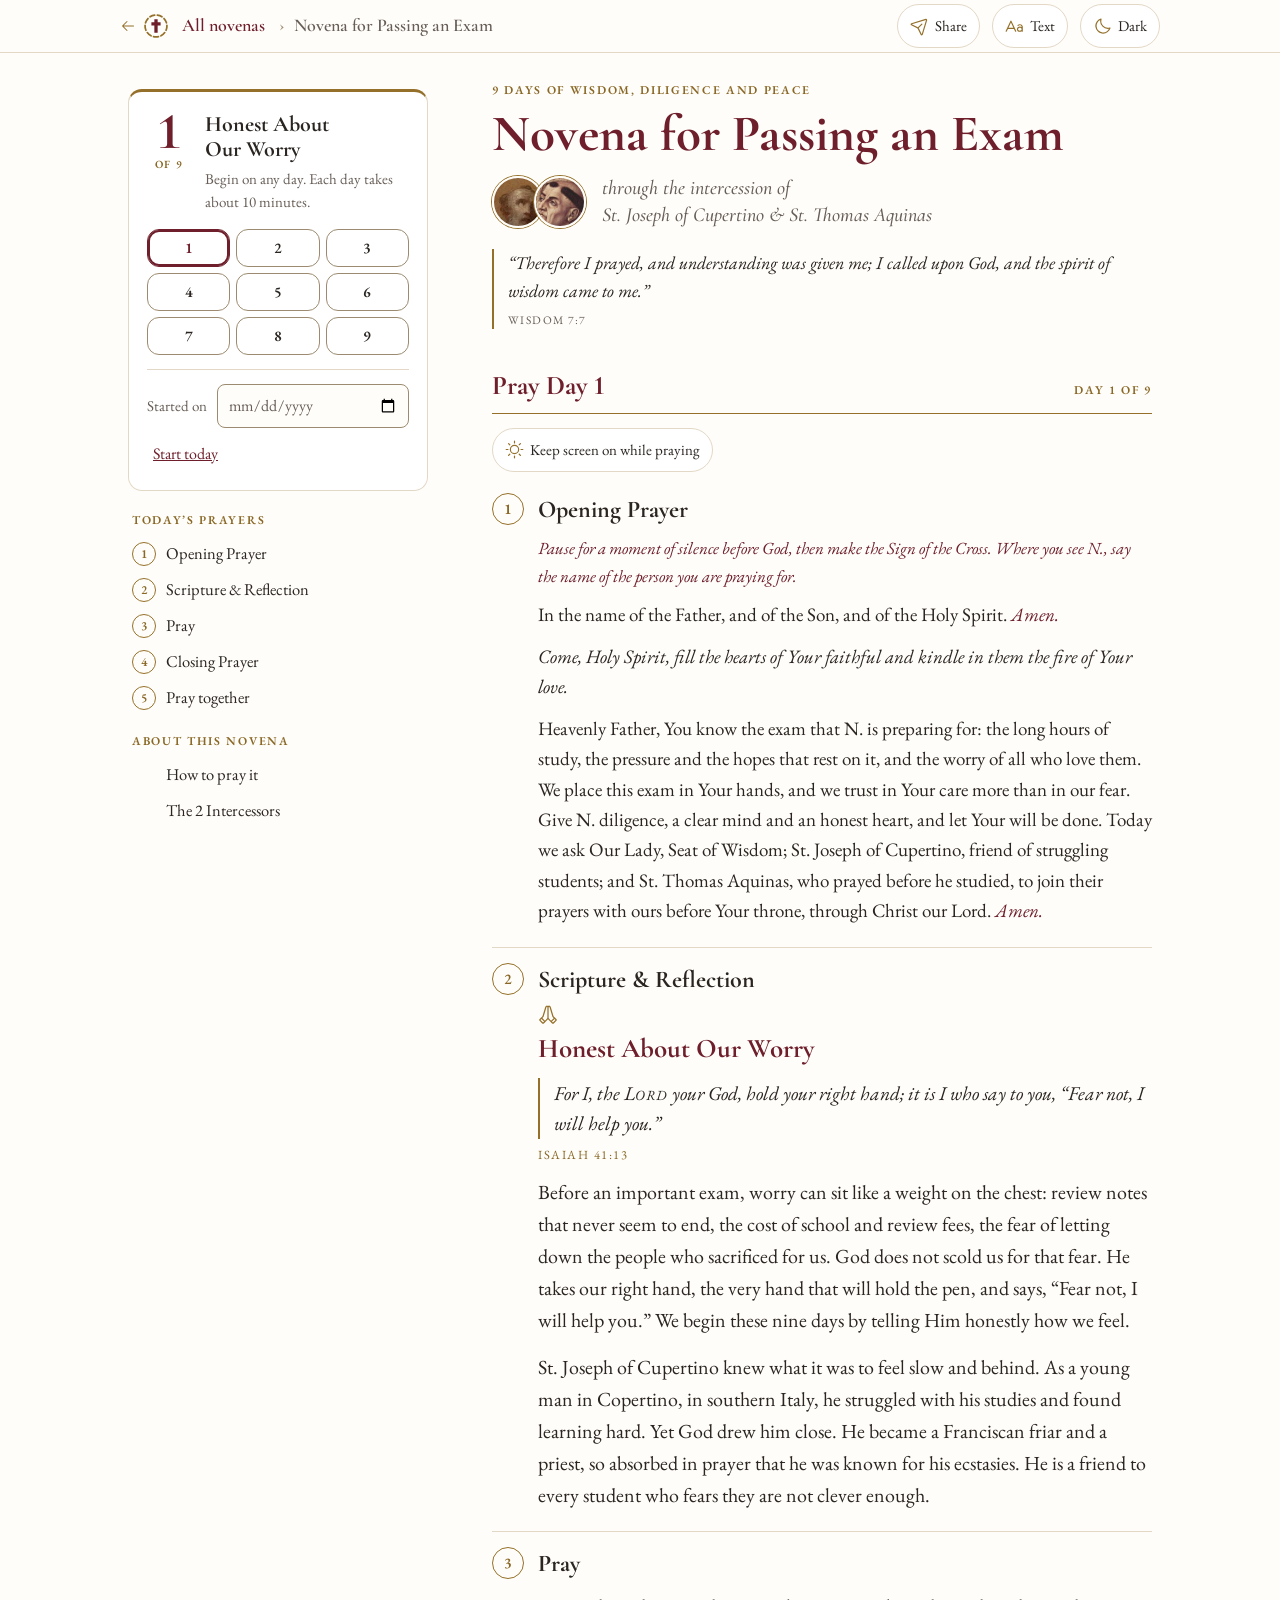
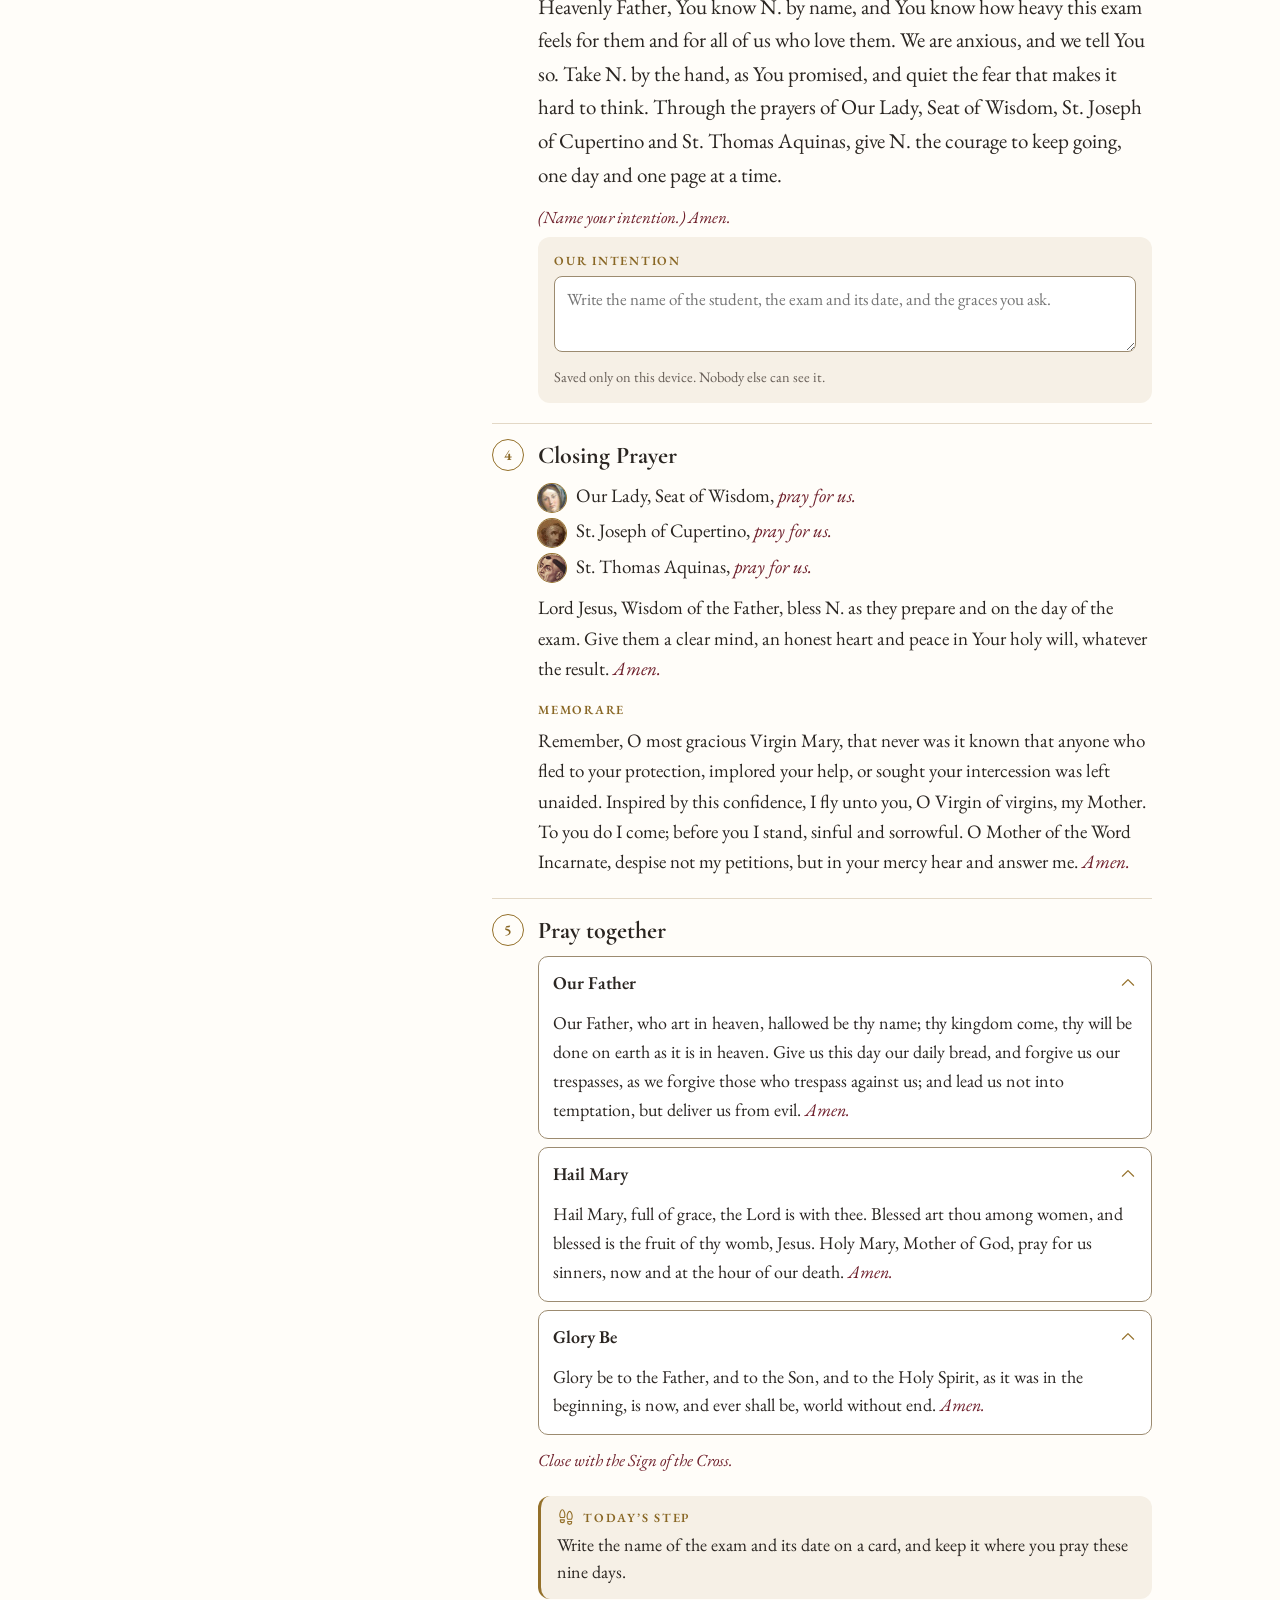
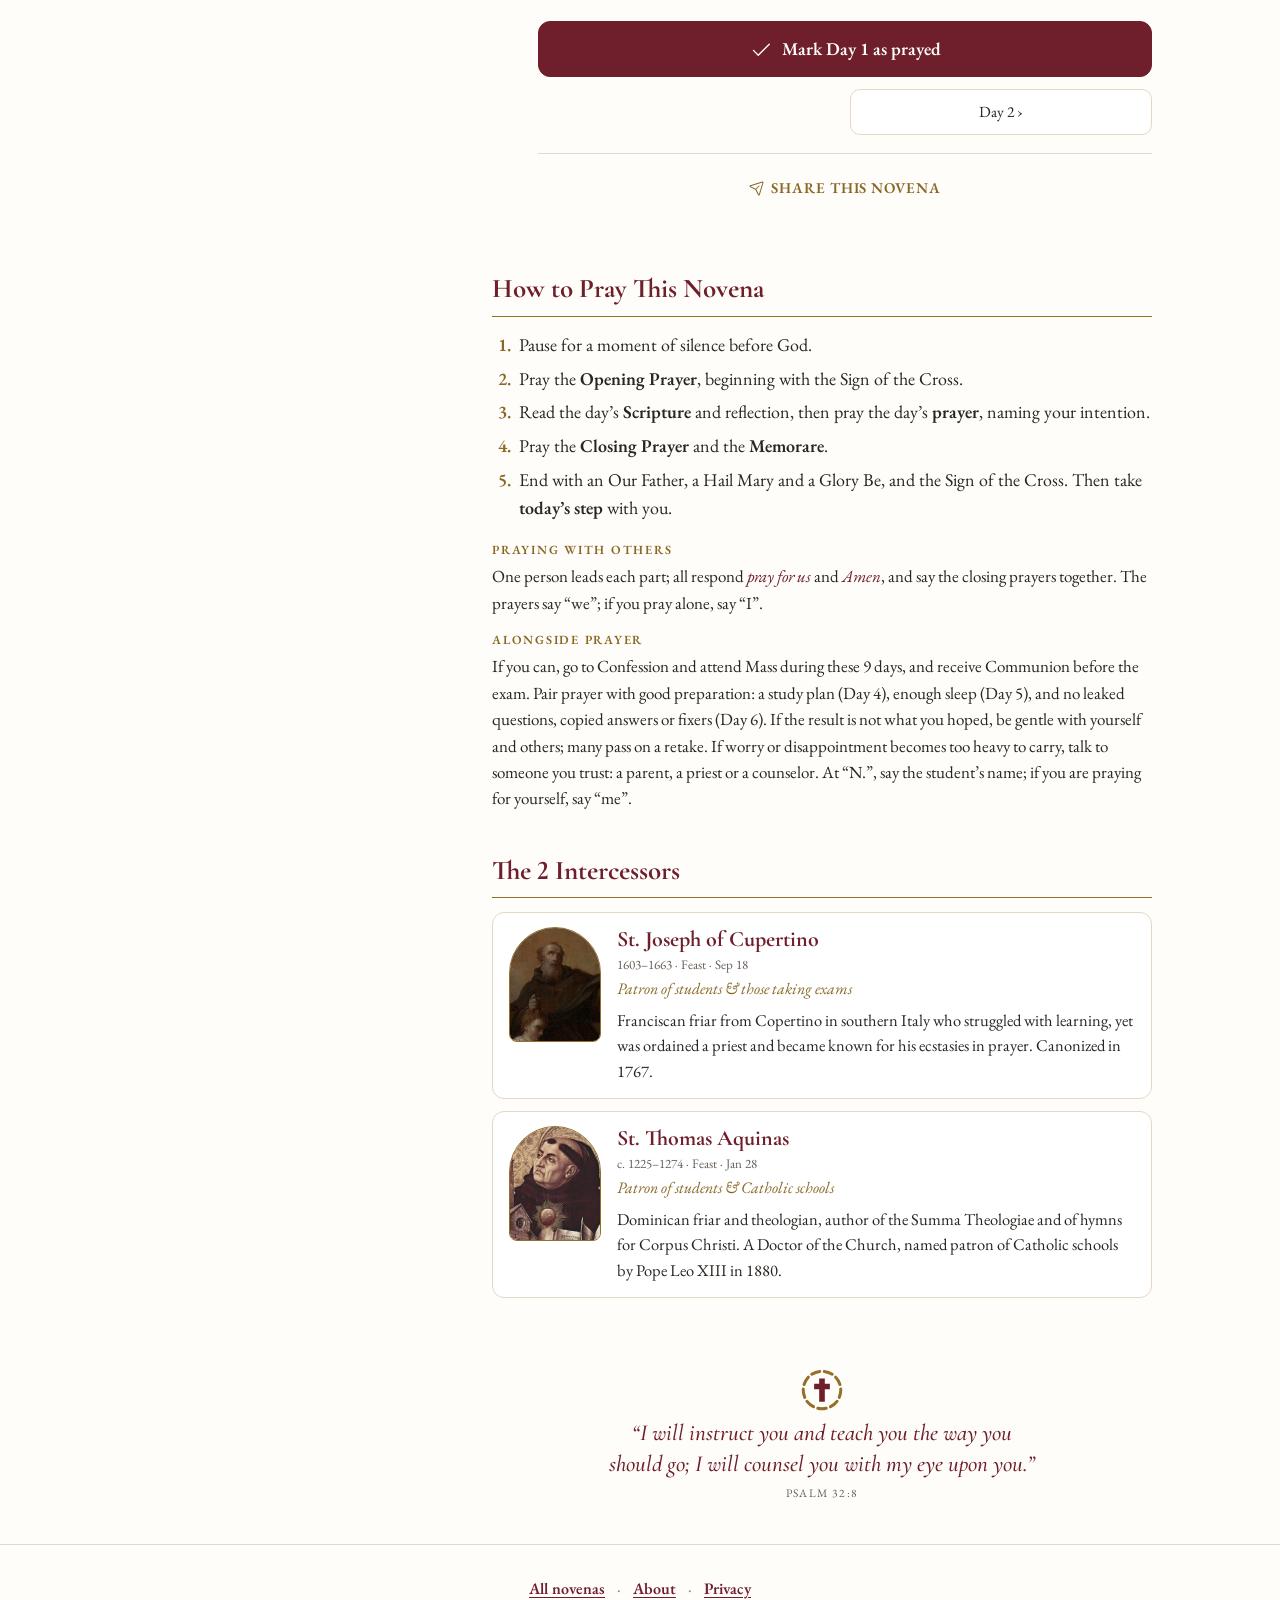
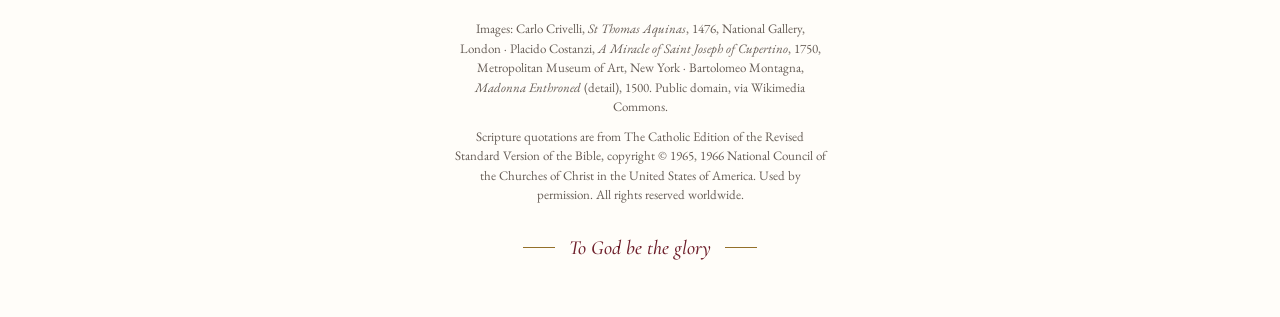
<file: site/passing-an-exam/index.html>
<!DOCTYPE html>
<html lang="en">
<head>
<meta charset="utf-8">
<meta name="viewport" content="width=device-width, initial-scale=1, viewport-fit=cover">
<title>Novena for Passing an Exam | Pray a Novena</title>
<meta name="description" content="A 9-day Catholic novena for anyone preparing for an exam, through Our Lady, Seat of Wisdom, St. Joseph of Cupertino and St. Thomas Aquinas.">
<meta name="theme-color" content="#FFFDF9" media="(prefers-color-scheme: light)">
<meta name="theme-color" content="#0E1524" media="(prefers-color-scheme: dark)">
<meta property="og:type" content="website">
<meta property="og:site_name" content="Pray a Novena">
<meta property="og:url" content="https://prayanovena.com/passing-an-exam/">
<meta property="og:title" content="Novena for Passing an Exam | Pray a Novena">
<meta property="og:description" content="9 days of prayer for passing an exam, through Our Lady, Seat of Wisdom, St. Joseph of Cupertino and St. Thomas Aquinas.">
<meta property="og:image" content="https://prayanovena.com/passing-an-exam/og.jpg?v=c3cec7f9">
<meta property="og:image:alt" content="Novena for Passing an Exam: 9 days of wisdom, diligence and peace">
<meta property="og:image:type" content="image/jpeg">
<meta property="og:image:width" content="1200"><meta property="og:image:height" content="630">
<meta name="twitter:card" content="summary_large_image">
<link rel="canonical" href="https://prayanovena.com/passing-an-exam/">
<link rel="icon" href="../favicon.svg" type="image/svg+xml">
<link rel="apple-touch-icon" href="../apple-touch-icon.png">
<link rel="manifest" href="../manifest.webmanifest">
<link rel="preload" href="../fonts/eb-garamond.woff2" as="font" type="font/woff2" crossorigin>
<link rel="preload" href="../fonts/cormorant-garamond.woff2" as="font" type="font/woff2" crossorigin>
<link rel="stylesheet" href="../fonts/fonts.css">
<style>
/* Novena page. Phone first: one prayer-book column (a "today" card, the 9 days, then the day's prayers
   in the order you pray them). Phones put the 9 days in a bottom bar; from 1024px a sidebar holds them.
   Sections: tokens · base · top bar · hero · today card · day buttons · prayer steps · guide · overlays
   · phones (600px, 420px) · desktop (1024px) · hover · motion · print. */

/* ---- tokens ---- */
:root{
  --paper:#FFFDF9;      /* page */
  --sheet:#FFFFFF;      /* raised surfaces */
  --ink:#2A2521;        /* text */
  --muted:#675E57;      /* secondary text */
  --wine:#6E1F2B;       /* spoken responses, headings */
  --gold:#94702A;       /* icons, rules of emphasis */
  --gold-text:#896725;  /* gold for small text (4.5:1) */
  --rule:#E3D8C6;       /* hairlines */
  --rule-strong:#9C8B70;/* control borders (3:1) */
  --wash:#F6F0E6;       /* soft fills */
  --frame:var(--gold);  /* rings around saint images */
  --cta:#6E1F2B; --on-cta:#FFFDF9;
  --display:"Cormorant Garamond","Cormorant",Garamond,"Times New Roman",serif;
  --body:"EB Garamond",Garamond,Georgia,"Times New Roman",serif;
  --scale:1;            /* text size: 1, 1.15 or 1.35, shared across the site */
  color-scheme:light;
}
@media (prefers-color-scheme:dark){
  :root:not([data-theme="light"]):not([data-mode="light"]){
    --paper:#0E1524; --sheet:#162036; --ink:#ECE6DA; --muted:#A7B0C2; --wine:#EBCF95; --gold:#C9A45A; --gold-text:#D0AD66;
    --rule:#26324C; --rule-strong:#5E6E90; --wash:#1B2740; --frame:color-mix(in srgb,#C9A45A 75%,transparent); --cta:#C9A45A; --on-cta:#0E1524; color-scheme:dark;
  }
}
:root[data-theme="dark"]:not([data-mode="light"]),:root[data-mode="dark"]{
  --paper:#0E1524; --sheet:#162036; --ink:#ECE6DA; --muted:#A7B0C2; --wine:#EBCF95; --gold:#C9A45A; --gold-text:#D0AD66;
  --rule:#26324C; --rule-strong:#5E6E90; --wash:#1B2740; --frame:color-mix(in srgb,#C9A45A 75%,transparent); --cta:#C9A45A; --on-cta:#0E1524; color-scheme:dark;
}

/* ---- base ---- */
*{box-sizing:border-box}
html,body{margin:0}
html{scroll-padding-top:124px}
body{background:var(--paper);color:var(--ink);font-family:var(--body);font-size:calc(18px * var(--scale));line-height:1.55;-webkit-font-smoothing:antialiased;text-rendering:optimizeLegibility;
  font-variant-numeric:lining-nums;font-feature-settings:"lnum" 1} /* modern numerals, so "1" never reads as Roman "I" */
button,input,textarea{font:inherit;color:inherit}
a{color:var(--wine)}
svg.i{width:1em;height:1em;fill:currentColor;flex:none}
:focus-visible{outline:2px solid var(--gold);outline-offset:3px;border-radius:4px}
.wrap{max-width:680px;margin:0 auto;padding:0 20px}
section{padding:30px 0 8px}
#prayer{scroll-margin-top:124px}
/* small gold caps labels */
.kicker,.ref,.sub-h,.intent label,.tip h3,.h2 .n,.daynum small,.dayicon,.toc-h,.todaystep .tslabel{font-weight:600;letter-spacing:.14em;text-transform:uppercase;color:var(--gold-text)}
.daynum,.track button,.step .num,.h2 .n,.dcap,.daynum small,.toc .num{font-variant-numeric:lining-nums tabular-nums;font-feature-settings:"lnum" 1,"tnum" 1}

/* ---- top bar ---- */
.bar{position:sticky;top:0;z-index:5;background:var(--paper);border-bottom:1px solid var(--rule)}
.bar .wrap{position:relative;display:flex;align-items:center;gap:12px;height:52px}
.home{display:flex;align-items:center;gap:12px;flex:none;min-width:0;text-decoration:none;min-height:44px}
.barshare{margin-left:auto}
.home .back-ic{font-size:16px;color:var(--gold);margin-right:-6px}
.bar .mark{color:var(--wine);font-size:28px;line-height:1}
.bar .name{font-family:var(--display);font-weight:600;font-size:18px;color:var(--wine);flex:1;white-space:nowrap;overflow:hidden;text-overflow:ellipsis}
.name .short{display:none}
.home .lbl{font-family:var(--display);font-weight:600;font-size:18px;color:var(--wine);white-space:nowrap}
.bar .name{color:var(--muted);min-width:0}
.bar .name::before{content:"›";margin:0 10px 0 2px;color:var(--rule-strong)}
@media (max-width:899px){.name .long{display:none}.name .short{display:inline}}
.hero .back{display:none}
.skip{position:absolute;left:12px;top:-60px;z-index:20;padding:10px 16px;border-radius:999px;background:var(--cta);color:var(--on-cta);font-weight:600;text-decoration:none}
.skip:focus{top:8px}
.sr{position:absolute;width:1px;height:1px;padding:0;margin:-1px;overflow:hidden;clip:rect(0 0 0 0);white-space:nowrap;border:0}
#prayHead:focus{outline:none}
#prayHead:focus-visible{outline:2px solid var(--gold);outline-offset:4px}
.iconbtn{display:inline-flex;align-items:center;justify-content:center;gap:6px;min-width:44px;height:44px;padding:0 12px;border:1px solid var(--rule);border-radius:999px;background:var(--sheet);color:var(--ink);cursor:pointer;font-size:15px}
.iconbtn svg{font-size:19px;color:var(--gold)}
.iconbtn:hover{border-color:var(--gold)}

/* ---- hero ---- */
.hero{padding:40px 0 12px;text-align:center}
.back{display:inline-flex;align-items:center;gap:6px;min-height:44px;padding:0 4px;margin:-8px 0 6px;color:var(--gold-text);font-size:15px;letter-spacing:.06em;text-transform:uppercase;text-decoration:none;font-weight:600}
button.back{background:none;border:0;cursor:pointer;font-family:var(--body)}
.back .i{width:16px;height:16px}
.back:hover,.back:focus-visible{text-decoration:underline;text-underline-offset:3px}
.cross{color:var(--wine);font-size:26px;line-height:1}
.cross svg{font-size:48px}
.kicker{margin:10px 0 0;font-size:calc(12px * var(--scale))}
h1{font-family:var(--display);font-weight:700;color:var(--wine);font-size:clamp(34px,8vw,46px);line-height:1.05;margin:10px 0 8px;text-wrap:balance}
.sub{font-family:var(--display);font-style:italic;font-size:calc(clamp(16.5px,4.6vw,20px) * var(--scale));line-height:1.35;color:var(--muted);margin:0 auto}
.sub .l2{display:block;text-wrap:balance}
.sub .nb{white-space:nowrap}
.epi{margin:18px auto 0;font-style:italic;font-size:calc(17px * var(--scale));max-width:34ch}
.cite{display:block;font-style:normal;font-size:calc(11.5px * var(--scale));letter-spacing:.12em;color:var(--muted);margin-top:4px;text-transform:uppercase}
.faces{display:flex;justify-content:center;gap:10px;margin:20px 0 0}
.faces img{width:56px;height:56px;border-radius:50%;object-fit:cover;margin:0;border:0;box-shadow:0 0 0 1px var(--frame)}

/* ---- today card ---- */
.today{margin:24px 0 8px;background:var(--sheet);border:1px solid var(--rule);border-top:3px solid var(--gold);border-radius:14px;padding:20px 20px 18px}
.today-top{display:flex;align-items:flex-start;gap:16px}
.daynum{font-family:var(--display);font-weight:700;color:var(--wine);font-size:60px;line-height:.85;min-width:56px;text-align:center}
.daynum small{display:block;white-space:nowrap;font-family:var(--body);font-size:calc(11px * min(var(--scale),1.15));margin-top:6px}
.today .ttl{font-family:var(--display);font-weight:700;font-size:calc(25px * var(--scale));line-height:1.15;margin:2px 0 4px;color:var(--ink);text-wrap:balance}
.today .status{margin:0;color:var(--muted);font-size:calc(16px * var(--scale))}
.cta{display:flex;align-items:center;justify-content:center;gap:10px;width:100%;margin-top:16px;border:0;border-radius:12px;background:var(--cta);color:var(--on-cta);font-size:calc(18px * min(var(--scale),1.15));font-weight:600;padding:14px 18px;cursor:pointer}
.cta svg{font-size:22px}
.startrow{display:flex;flex-wrap:wrap;align-items:center;gap:8px 12px;margin-top:14px;padding-top:14px;border-top:1px solid var(--rule);font-size:calc(15px * min(var(--scale),1.15));color:var(--muted)}
.startrow input{border:1px solid var(--rule-strong);border-radius:8px;background:var(--paper);padding:6px 10px;font-size:16px;min-height:44px}
.startrow .link{background:none;border:0;color:var(--wine);text-decoration:underline;cursor:pointer;min-height:44px;padding:0 6px;font-size:16px}
#resetAll{margin-left:auto}
#resetAll[hidden]{display:none}

/* ---- the 9 day buttons: a strip under the bar (tablet), a bottom bar (phone), a grid in the sidebar (desktop) ---- */
.days{position:sticky;top:53px;z-index:4;background:var(--paper);border-bottom:1px solid var(--rule)}
.dcap{display:none;margin:0;padding-top:7px;font-size:calc(13px * min(var(--scale),1.15));letter-spacing:.06em;color:var(--muted);white-space:nowrap;overflow:hidden;text-overflow:ellipsis;text-align:center}
.dcap b{color:var(--gold-text);font-weight:600;letter-spacing:.14em}
.track{display:grid;grid-template-columns:repeat(9,1fr);gap:4px;margin:18px 0 4px;padding:0;list-style:none}
.days .track{margin:0;padding:6px 0 7px}
.track button{position:relative;width:100%;height:44px;margin:0 auto;display:grid;place-items:center;border-radius:12px;border:1.5px solid var(--rule-strong);background:transparent;color:var(--ink);cursor:pointer;font-size:calc(15px * min(var(--scale),1.15));font-weight:600;padding:0}
.track button.done{background:var(--gold);border-color:var(--gold);color:var(--sheet)}
.track button.sel{border-color:var(--wine);box-shadow:0 0 0 2px var(--wine) inset;color:var(--wine)}
.track button.done.sel{color:var(--sheet);box-shadow:0 0 0 2px var(--sheet) inset,0 0 0 2px var(--wine)}
.track button.now::after{content:"";position:absolute;left:50%;bottom:5px;width:5px;height:5px;margin-left:-2.5px;border-radius:50%;background:currentColor}
.track button.now:not(.sel):not(.done){color:var(--wine);border-color:var(--wine)}
.toc,.grid9{display:none}

/* ---- prayer steps ---- */
.h2{display:flex;align-items:baseline;gap:10px;font-family:var(--display);font-weight:700;color:var(--wine);font-size:calc(27px * var(--scale));margin:0 0 14px;padding-bottom:6px;border-bottom:1px solid var(--gold)}
.h2 .n{font-family:var(--body);font-size:12px;margin-left:auto}
.wake{margin:-4px 0 14px;font-size:calc(15px * min(var(--scale),1.15))}
.wake[aria-pressed="true"]{border-color:var(--gold);background:var(--wash)}
.flow{font-size:calc(14.5px * var(--scale));color:var(--muted);margin:-6px 0 18px}
.steps{list-style:none;margin:0;padding:0;display:flex;flex-direction:column;gap:0}
.step{position:relative;padding:18px 0 20px 46px;border-bottom:1px solid var(--rule)}
.step:last-child{border-bottom:0}
.step .num{position:absolute;left:0;top:15px;width:32px;height:32px;border-radius:50%;border:1.5px solid var(--gold);color:var(--gold-text);display:grid;place-items:center;font-family:var(--body);font-size:15px;font-weight:600;letter-spacing:0}
.label{display:flex;align-items:center;gap:12px;margin:0 0 12px;font-family:var(--display);font-weight:700;font-size:calc(24px * var(--scale));line-height:1.15;color:var(--ink)}
.read{font-size:calc(19px * var(--scale));line-height:1.6}
.read p{margin:0 0 .6em}
.read p:last-child{margin-bottom:0}
.pray .read{font-size:calc(21px * var(--scale))}
.resp{color:var(--wine);font-style:italic}
.rubric{color:var(--wine);font-style:italic;font-size:calc(17px * var(--scale))}
.dayicon{display:inline-flex;align-items:center;gap:8px;font-size:12.5px}
.dayicon svg{font-size:20px;color:var(--gold)}
.dayicon span{position:absolute;width:1px;height:1px;overflow:hidden;clip:rect(0 0 0 0);white-space:nowrap}
.daytitle{font-family:var(--display);font-weight:700;color:var(--wine);font-size:calc(27px * var(--scale));line-height:1.15;margin:0 0 14px;text-wrap:balance}
.passage{margin:0;font-style:italic;font-size:calc(19.5px * var(--scale));line-height:1.55;padding-left:14px;border-left:2px solid var(--gold);text-wrap:pretty}
.passage .ln{display:block;padding-left:1.5em;text-indent:-1.5em;text-wrap:balance}
.passage .ln:nth-child(even){padding-left:2.6em}
.sc{font-variant:small-caps;letter-spacing:.02em}
.ref{font-size:calc(12.5px * var(--scale));letter-spacing:.12em;font-weight:400;margin:6px 0 12px}
.refl{font-size:calc(20px * var(--scale));line-height:1.6;margin:0}
.refl2{margin-top:.75em}
.litany p{position:relative;margin:0 0 .25em;padding-left:calc(38px * var(--scale))}
.litany .resp{white-space:nowrap}
.av{position:absolute;left:0;top:.15em;width:calc(28px * var(--scale));height:calc(28px * var(--scale));border-radius:50%;object-fit:cover;vertical-align:middle;box-shadow:0 0 0 1px var(--frame)}
.av-none{display:grid;place-items:center;background:var(--wash);color:var(--gold);font-size:calc(14px * var(--scale))}
.sub-h{font-size:calc(12.5px * var(--scale));margin:16px 0 6px}
.intent{background:var(--wash);border-radius:12px;padding:14px 16px;margin-top:6px}
.intent label{display:block;font-size:calc(12.5px * var(--scale));margin-bottom:6px}
.intent textarea{width:100%;min-height:76px;border:1px solid var(--rule-strong);border-radius:8px;background:var(--sheet);padding:10px 12px;font-size:17px;line-height:1.5;resize:vertical}
.hint{font-size:calc(14.5px * var(--scale));color:var(--muted);margin:4px 0 0}
.intent .hint{margin-top:6px}
details.prayer{border:1px solid var(--rule-strong);border-radius:10px;background:var(--sheet);margin:8px 0}
details.prayer summary{list-style:none;cursor:pointer;display:flex;align-items:center;gap:10px;padding:12px 14px;font-weight:600;font-size:calc(18px * var(--scale))}
details.prayer summary::-webkit-details-marker{display:none}
details.prayer summary svg{margin-left:auto;color:var(--gold);transition:transform .2s}
details.prayer[open] summary svg{transform:rotate(180deg)}
details.prayer .read{padding:0 14px 14px;font-size:calc(18px * var(--scale))}
.todaystep{margin:22px 0 0;background:var(--wash);border-radius:12px;padding:12px 16px 14px;border-left:3px solid var(--gold)}
.todaystep .tslabel{display:flex;align-items:center;gap:8px;margin:0 0 4px;font-size:calc(12.5px * var(--scale))}
.todaystep .tslabel svg{font-size:18px;color:var(--gold)}
.todaystep p:last-child{margin:0;font-size:calc(18px * var(--scale));line-height:1.5}
.markdone{display:flex;align-items:center;justify-content:center;gap:10px;width:100%;margin:22px 0 0;border:1.5px solid var(--cta);border-radius:12px;background:var(--cta);color:var(--on-cta);font-size:calc(18px * min(var(--scale),1.15));font-weight:600;padding:13px 16px;cursor:pointer}
.markdone svg{color:inherit;font-size:22px}
.markdone.is-done{background:var(--gold);border-color:var(--gold);color:var(--sheet)}
.markdone.is-done svg{color:var(--sheet)}
.daynav{display:flex;justify-content:space-between;gap:10px;margin-top:12px}
.donenote{margin:12px 0 0;text-align:center;font-style:italic;color:var(--muted);font-size:calc(16.5px * var(--scale))}
.donenote[hidden]{display:none}
.daynav button{flex:1;min-height:44px;border:1px solid var(--rule);background:var(--sheet);border-radius:10px;padding:10px;cursor:pointer;font-size:calc(15.5px * min(var(--scale),1.15));color:var(--ink)}
.daynav button:disabled{opacity:.4;cursor:default;visibility:hidden}
.sharerow{display:flex;justify-content:center;margin:18px 0 0;padding-top:12px;border-top:1px solid var(--rule)}
.sharerow .back{margin:0}

/* ---- guide: how to pray, tips, intercessors, close ---- */
ol.how{margin:0;padding-left:1.3em}
ol.how li{margin:0 0 6px;padding-left:4px}
ol.how li::marker{color:var(--gold-text);font-weight:600}
.tips{display:grid;gap:14px}
.tip h3{font-size:calc(12.5px * var(--scale));margin:0 0 4px}
.tip p{margin:0;font-size:calc(17px * var(--scale))}
.saints{display:grid;gap:12px}
.saint{display:grid;grid-template-columns:92px 1fr;gap:16px;align-items:start;background:var(--sheet);border:1px solid var(--rule);border-radius:12px;padding:14px 16px}
.portrait{width:92px;height:115px;object-fit:cover;border-radius:46px 46px 8px 8px;border:1px solid var(--frame);background:var(--wash)}
.saint h3{font-family:var(--display);font-weight:700;color:var(--wine);font-size:calc(22px * var(--scale));line-height:1.15;margin:0}
.saint .meta{font-size:calc(13px * var(--scale));color:var(--muted);margin:2px 0 0}
.saint .pat{font-style:italic;color:var(--gold-text);margin:2px 0 6px;font-size:calc(16px * var(--scale))}
.saint p{margin:0;font-size:calc(16.5px * var(--scale))}
.close{text-align:center;padding:36px 0 18px}
.close blockquote{margin:0;font-family:var(--display);font-style:italic;color:var(--wine);font-size:calc(23px * var(--scale));line-height:1.35;text-wrap:balance}

/* ---- site footer (shared by every page; built by tools/build.py) ---- */
.site-foot{margin-top:40px;border-top:1px solid var(--rule);text-align:center;color:var(--muted)}
.site-foot .wrap{padding-top:22px;padding-bottom:calc(56px + env(safe-area-inset-bottom))}
.foot-nav{display:flex;flex-wrap:wrap;justify-content:center;align-items:center;margin:0 0 8px}
.foot-nav a{display:inline-flex;align-items:center;min-height:44px;padding:0 12px;color:var(--wine);font-weight:600;font-size:calc(16px * var(--scale));text-underline-offset:3px}
.foot-nav a[aria-current="page"]{text-decoration:none;color:var(--muted)}
.foot-nav span{color:var(--rule-strong)}
.fnote{font-size:calc(13.5px * var(--scale));line-height:1.5;color:var(--muted);max-width:62ch;margin:0 auto 10px}
.fnote a{color:inherit;text-underline-offset:2px}
.fnote.warn{font-size:calc(15px * var(--scale));color:var(--ink)}
.fnote.credits{font-size:calc(13px * var(--scale))}
.amdg{display:flex;align-items:center;justify-content:center;gap:14px;margin:30px 0 0;font-family:var(--display);font-style:italic;font-weight:500;font-size:calc(20px * var(--scale));line-height:1.3;color:var(--wine)}
.amdg::before,.amdg::after{content:"";flex:none;width:32px;height:1px;background:var(--gold)}


/* ---- overlays: text size popover, toast ---- */
.sizer{display:none;position:absolute;right:20px;top:56px;background:var(--sheet);border:1px solid var(--rule);border-radius:12px;padding:8px;gap:6px;box-shadow:0 8px 24px rgb(0 0 0 / .12)}
.sizer.open{display:flex}
.sizer button{min-width:48px;height:44px;border:1px solid var(--rule);border-radius:8px;background:var(--paper);cursor:pointer;font-family:var(--display);font-weight:700;color:var(--wine)}
.sizer button[aria-pressed="true"]{border-color:var(--wine);box-shadow:0 0 0 1px var(--wine) inset}
.toast{position:fixed;left:50%;bottom:calc(22px + env(safe-area-inset-bottom));transform:translateX(-50%);background:var(--ink);color:var(--paper);padding:10px 18px;border-radius:999px;font-size:calc(15px * min(var(--scale),1.15));width:max-content;max-width:calc(100vw - 32px);text-align:center;overflow-wrap:anywhere;opacity:0;pointer-events:none;transition:opacity .25s}
.toast.show{opacity:1}

/* ---- phones ---- */
@media (max-width:600px){
  html{scroll-padding-top:64px;scroll-padding-bottom:calc(104px + env(safe-area-inset-bottom))}
  body{padding-bottom:calc(96px + env(safe-area-inset-bottom))}
  #prayer{scroll-margin-top:64px}
  .bar .wrap{gap:8px}
  .home{gap:10px}
  .bar .name{display:none}
  .bar .mark{font-size:30px}
  #sizeBtn>span,#themeLabel,.barshare>span{display:none}
  .bar .iconbtn{width:44px;min-width:44px;padding:0}
  .bar .iconbtn svg{font-size:21px}
  /* a shorter hero, so today's card and its button come into view sooner; the bar's arrow leads back */
  .hero{padding-top:22px}
  .hero .cross{display:none}
  .kicker{margin-top:0}
  .epi{margin-top:12px}
  .faces{margin-top:14px}
  .faces img{width:48px;height:48px}
  .today{margin-top:18px}
  /* the 9 days become a bottom tab bar, in thumb reach */
  .days{position:fixed;top:auto;bottom:0;left:0;right:0;border-bottom:0;border-top:1px solid var(--rule);box-shadow:0 -6px 18px rgb(0 0 0 / .06);padding-bottom:env(safe-area-inset-bottom)}
  .dcap{display:block}
  .days .track{padding:5px 0 8px}
  .toast{bottom:calc(108px + env(safe-area-inset-bottom))}
}
@media (max-width:420px){
  body{font-size:calc(17px * var(--scale))}
  .wrap{padding:0 16px}
  .today{padding:18px 14px}
  .daynum{font-size:52px}
  .step{padding-left:0}
  .step .num{position:static;display:inline-grid;flex:none}
}
/* narrow screens or large text: the saint's story runs under the portrait instead of in a thin column */
@media (max-width:480px){
  .saint{grid-template-columns:76px minmax(0,1fr);grid-template-rows:auto auto auto 1fr;column-gap:14px;row-gap:0;padding:14px}
  .saint>div{display:contents}
  .saint .portrait{grid-column:1;grid-row:1 / span 4;width:76px;height:95px;border-radius:38px 38px 8px 8px}
  .saint h3,.saint .meta,.saint .pat{grid-column:2}
  .saint .pat{margin-bottom:0}
  .saint div p:last-child{grid-column:1 / -1;grid-row:5;margin-top:10px}
}

/* ---- desktop: a prayer column with a sidebar ---- */
@media (min-width:1024px){
  html{scroll-padding-top:80px}
  #prayer{scroll-margin-top:80px;padding-top:0}
  .wrap{max-width:1120px;padding:0 40px}
  .days,.flow,.today .cta,.hero .cross{display:none}
  /* the page is a grid: the sidebar on the left, and the title opens the prayer column like a book page */
  main.wrap{display:grid;grid-template-columns:300px minmax(0,660px);grid-template-areas:"side hero" "side col" "side close";column-gap:64px;justify-content:center;align-items:start}
  .layout{display:contents}
  .side{grid-area:side;position:sticky;top:72px;max-height:calc(100vh - 88px);overflow:auto;padding:4px;margin:32px -4px -4px;scrollbar-width:thin}
  .col{grid-area:col}
  .close{grid-area:close}
  .hero{grid-area:hero;text-align:left;padding:28px 0 36px;display:grid;grid-template-columns:auto minmax(0,1fr);align-items:center;column-gap:16px}
  .hero>*{grid-column:1 / -1}
  .kicker{grid-row:2;margin:0}
  h1{grid-row:3;font-size:clamp(44px,4vw,54px);margin:8px 0 14px}
  .faces{grid-column:1;grid-row:4;margin:0;gap:0;padding-left:10px}
  .faces img{width:52px;height:52px;margin-left:-10px;border:2px solid var(--paper)}
  .sub{grid-column:2;grid-row:4;font-size:20px;margin:0}
  .epi{grid-row:5;margin:20px 0 0;max-width:none;font-size:18px;padding-left:14px;border-left:2px solid var(--gold)}
  .epi .cite{margin-top:6px}
  .today{margin:0;padding:18px 18px 14px}
  .today-top{gap:14px}
  .daynum{font-size:52px;min-width:44px}
  .today .ttl{font-size:calc(22px * var(--scale))}
  .today .status{font-size:calc(15px * var(--scale))}
  .grid9{display:grid;grid-template-columns:repeat(3,1fr);gap:6px;margin:16px 0 0}
  .grid9 button{height:38px}
  .startrow{gap:4px 10px}
  .startrow input{flex:1 1 130px}
  .toc{display:block;margin:20px 0 0;padding:0 4px}
  .toc-h{margin:0 0 6px;font-size:calc(12px * min(var(--scale),1.15))}
  .toc ol,.toc ul{list-style:none;margin:0 0 16px;padding:0}
  .toc a{display:flex;align-items:center;gap:10px;min-height:36px;padding:4px 10px;margin:0 -10px;border-radius:8px;color:var(--ink);text-decoration:none;font-size:calc(16.5px * min(var(--scale),1.15));line-height:1.25}
  .toc a:hover{background:var(--wash)}
  .toc a[aria-current]{color:var(--wine);font-weight:600;background:var(--wash)}
  .toc ul a{padding-left:44px}
  .toc .num{flex:none;width:24px;height:24px;border-radius:50%;border:1.5px solid var(--gold);color:var(--gold-text);display:grid;place-items:center;font-size:12.5px;font-weight:600}
  .toc a[aria-current] .num{background:var(--gold);color:var(--sheet)}
  .wake{margin:0 0 6px}
  /* short laptop screens: keep the whole sidebar in view */
  @media (max-height:820px){
    .today{padding:14px 16px 12px}
    .grid9{margin-top:12px}
    .grid9 button{height:34px}
    .startrow{margin-top:10px;padding-top:10px}
    .toc{margin-top:14px}
    .toc a{min-height:32px;padding-top:2px;padding-bottom:2px}
    .toc ol,.toc ul{margin-bottom:10px}
  }
  .close{padding-top:60px;max-width:640px;margin:0 auto;justify-self:center}
  .site-foot{margin-top:24px}
}

/* ---- hover (mouse only), motion, print ---- */
@media (hover:hover){
  .track button:not(.sel):not(.done):hover{border-color:var(--wine);color:var(--wine)}
  .daynav button:not(:disabled):hover,.startrow input:hover{border-color:var(--gold)}
  .cta:hover{filter:brightness(1.1)}
  .markdone:not(.is-done):hover{background:var(--wash)}
  details.prayer summary:hover{color:var(--wine)}
}
@media (prefers-reduced-motion:reduce){*{transition:none!important;scroll-behavior:auto!important}}
@media print{.bar,.days,.toc,.today .cta,.markdone,.donenote,.daynav,.intent,.startrow,.barshare,.sharerow,.foot-nav{display:none}}
</style>
</head>
<body>
<a class="skip" href="#prayHead">Skip to the prayer</a>
<svg xmlns="http://www.w3.org/2000/svg" style="display:none" aria-hidden="true"><symbol id="i-logo" viewBox="0 0 64 64"><path fill="none" style="stroke:var(--gold,#94702A)" stroke-width="4" stroke-linecap="round" d="M35.05 7.19A25 25 0 0 1 45.62 11.03M50.28 14.95A25 25 0 0 1 55.91 24.69M56.97 30.69A25 25 0 0 1 55.01 41.77M51.97 47.05A25 25 0 0 1 43.35 54.28M37.62 56.36A25 25 0 0 1 26.38 56.36M20.65 54.28A25 25 0 0 1 12.03 47.05M8.99 41.77A25 25 0 0 1 7.03 30.69M8.09 24.69A25 25 0 0 1 13.72 14.95M18.38 11.03A25 25 0 0 1 28.95 7.19"/><path d="M28.25 16.5h7.5v7.0h6.75v7.5h-6.75v16.5h-7.5v-16.5h-6.75v-7.5h6.75z"/></symbol><symbol id="i-cross" viewBox="0 0 256 256"><path d="M200,72H160V32a16,16,0,0,0-16-16H112A16,16,0,0,0,96,32V72H56A16,16,0,0,0,40,88v32a16,16,0,0,0,16,16H96v88a16,16,0,0,0,16,16h32a16,16,0,0,0,16-16V136h40a16,16,0,0,0,16-16V88A16,16,0,0,0,200,72Zm0,48H152a8,8,0,0,0-8,8v96H112V128a8,8,0,0,0-8-8H56V88h48a8,8,0,0,0,8-8V32h32V80a8,8,0,0,0,8,8h48Z"/></symbol><symbol id="i-sun" viewBox="0 0 256 256"><path d="M120,40V16a8,8,0,0,1,16,0V40a8,8,0,0,1-16,0Zm72,88a64,64,0,1,1-64-64A64.07,64.07,0,0,1,192,128Zm-16,0a48,48,0,1,0-48,48A48.05,48.05,0,0,0,176,128ZM58.34,69.66A8,8,0,0,0,69.66,58.34l-16-16A8,8,0,0,0,42.34,53.66Zm0,116.68-16,16a8,8,0,0,0,11.32,11.32l16-16a8,8,0,0,0-11.32-11.32ZM192,72a8,8,0,0,0,5.66-2.34l16-16a8,8,0,0,0-11.32-11.32l-16,16A8,8,0,0,0,192,72Zm5.66,114.34a8,8,0,0,0-11.32,11.32l16,16a8,8,0,0,0,11.32-11.32ZM48,128a8,8,0,0,0-8-8H16a8,8,0,0,0,0,16H40A8,8,0,0,0,48,128Zm80,80a8,8,0,0,0-8,8v24a8,8,0,0,0,16,0V216A8,8,0,0,0,128,208Zm112-88H216a8,8,0,0,0,0,16h24a8,8,0,0,0,0-16Z"/></symbol><symbol id="i-moon" viewBox="0 0 256 256"><path d="M233.54,142.23a8,8,0,0,0-8-2,88.08,88.08,0,0,1-109.8-109.8,8,8,0,0,0-10-10,104.84,104.84,0,0,0-52.91,37A104,104,0,0,0,136,224a103.09,103.09,0,0,0,62.52-20.88,104.84,104.84,0,0,0,37-52.91A8,8,0,0,0,233.54,142.23ZM188.9,190.34A88,88,0,0,1,65.66,67.11a89,89,0,0,1,31.4-26A106,106,0,0,0,96,56,104.11,104.11,0,0,0,200,160a106,106,0,0,0,14.92-1.06A89,89,0,0,1,188.9,190.34Z"/></symbol><symbol id="i-text-aa" viewBox="0 0 256 256"><path d="M87.24,52.59a8,8,0,0,0-14.48,0l-64,136a8,8,0,1,0,14.48,6.81L39.9,160h80.2l16.66,35.4a8,8,0,1,0,14.48-6.81ZM47.43,144,80,74.79,112.57,144ZM200,96c-12.76,0-22.73,3.47-29.63,10.32a8,8,0,0,0,11.26,11.36c3.8-3.77,10-5.68,18.37-5.68,13.23,0,24,9,24,20v3.22A42.76,42.76,0,0,0,200,128c-22.06,0-40,16.15-40,36s17.94,36,40,36a42.73,42.73,0,0,0,24-7.25,8,8,0,0,0,16-.75V132C240,112.15,222.06,96,200,96Zm0,88c-13.23,0-24-9-24-20s10.77-20,24-20,24,9,24,20S213.23,184,200,184Z"/></symbol><symbol id="i-check" viewBox="0 0 256 256"><path d="M229.66,77.66l-128,128a8,8,0,0,1-11.32,0l-56-56a8,8,0,0,1,11.32-11.32L96,188.69,218.34,66.34a8,8,0,0,1,11.32,11.32Z"/></symbol><symbol id="i-caret-down" viewBox="0 0 256 256"><path d="M213.66,101.66l-80,80a8,8,0,0,1-11.32,0l-80-80A8,8,0,0,1,53.66,90.34L128,164.69l74.34-74.35a8,8,0,0,1,11.32,11.32Z"/></symbol><symbol id="i-footprints" viewBox="0 0 256 256"><path d="M208.06,184H152a8,8,0,0,0-8,8v12a36,36,0,0,0,72.05,0V192A8,8,0,0,0,208.06,184Zm-8,20a20,20,0,0,1-40,0v-4h40ZM104,160h-56a8,8,0,0,0-8,8v12A36,36,0,0,0,112,180V168A8,8,0,0,0,104,160Zm-8,20a20,20,0,0,1-40,0v-4H96ZM76,16C64.36,16,53.07,26.31,44.2,45c-13.93,29.38-18.56,73,.29,96a8,8,0,0,0,6.2,2.93h50.55a8,8,0,0,0,6.2-2.93c18.85-23,14.22-66.65.29-96C98.85,26.31,87.57,16,76,16ZM97.15,128H54.78c-11.4-18.1-7.21-52.7,3.89-76.11C65.14,38.22,72.17,32,76,32s10.82,6.22,17.3,19.89C104.36,75.3,108.55,109.9,97.15,128Zm57.61,40h50.55a8,8,0,0,0,6.2-2.93c18.85-23,14.22-66.65.29-96C202.93,50.31,191.64,40,180,40s-22.89,10.31-31.77,29c-13.93,29.38-18.56,73,.29,96A8.05,8.05,0,0,0,154.76,168Zm8-92.11C169.22,62.22,176.25,56,180,56s10.82,6.22,17.29,19.89c11.1,23.41,15.29,58,3.9,76.11H158.85C147.45,133.9,151.64,99.3,162.74,75.89Z"/></symbol><symbol id="i-hands-praying" viewBox="0 0 256 256"><path d="M235.32,180l-36.24-36.25L162.62,23.46A21.76,21.76,0,0,0,128,12.93,21.76,21.76,0,0,0,93.38,23.46L56.92,143.76,20.68,180a16,16,0,0,0,0,22.62l32.69,32.69a16,16,0,0,0,22.63,0L124.28,187a40.68,40.68,0,0,0,3.72-4.29,40.68,40.68,0,0,0,3.72,4.29L180,235.32a16,16,0,0,0,22.63,0l32.69-32.69A16,16,0,0,0,235.32,180ZM64.68,224,32,191.32l12.69-12.69,32.69,32.69ZM120,158.75a23.85,23.85,0,0,1-7,17L88.68,200,56,167.32l13.65-13.66a8,8,0,0,0,2-3.34l37-122.22A5.78,5.78,0,0,1,120,29.78Zm23,17a23.85,23.85,0,0,1-7-17v-129a5.78,5.78,0,0,1,11.31-1.68l37,122.22a8,8,0,0,0,2,3.34l14.49,14.49-33.4,32ZM191.32,224l-12.56-12.57,33.39-32L224,191.32Z"/></symbol><symbol id="i-arrow-left" viewBox="0 0 256 256"><path d="M224,128a8,8,0,0,1-8,8H59.31l58.35,58.34a8,8,0,0,1-11.32,11.32l-72-72a8,8,0,0,1,0-11.32l72-72a8,8,0,0,1,11.32,11.32L59.31,120H216A8,8,0,0,1,224,128Z"/></symbol><symbol id="i-book-open" viewBox="0 0 256 256"><path d="M232,48H160a40,40,0,0,0-32,16A40,40,0,0,0,96,48H24a8,8,0,0,0-8,8V200a8,8,0,0,0,8,8H96a24,24,0,0,1,24,24,8,8,0,0,0,16,0,24,24,0,0,1,24-24h72a8,8,0,0,0,8-8V56A8,8,0,0,0,232,48ZM96,192H32V64H96a24,24,0,0,1,24,24V200A39.81,39.81,0,0,0,96,192Zm128,0H160a39.81,39.81,0,0,0-24,8V88a24,24,0,0,1,24-24h64Z"/></symbol><symbol id="i-paper-plane-tilt" viewBox="0 0 256 256"><path d="M227.32,28.68a16,16,0,0,0-15.66-4.08l-.15,0L19.57,82.84a16,16,0,0,0-2.49,29.8L102,154l41.3,84.87A15.86,15.86,0,0,0,157.74,248q.69,0,1.38-.06a15.88,15.88,0,0,0,14-11.51l58.2-191.94c0-.05,0-.1,0-.15A16,16,0,0,0,227.32,28.68ZM157.83,231.85l-.05.14,0-.07-40.06-82.3,48-48a8,8,0,0,0-11.31-11.31l-48,48L24.08,98.25l-.07,0,.14,0L216,40Z"/></symbol><symbol id="i-hand" viewBox="0 0 256 256"><path d="M188,48a27.75,27.75,0,0,0-12,2.71V44a28,28,0,0,0-54.65-8.6A28,28,0,0,0,80,60v64l-3.82-6.13a28,28,0,0,0-48.6,27.82c16,33.77,28.93,57.72,43.72,72.69C86.24,233.54,103.2,240,128,240a88.1,88.1,0,0,0,88-88V76A28,28,0,0,0,188,48Zm12,104a72.08,72.08,0,0,1-72,72c-20.38,0-33.51-4.88-45.33-16.85C69.44,193.74,57.26,171,41.9,138.58a6.36,6.36,0,0,0-.3-.58,12,12,0,0,1,20.79-12,1.76,1.76,0,0,0,.14.23l18.67,30A8,8,0,0,0,96,152V60a12,12,0,0,1,24,0v60a8,8,0,0,0,16,0V44a12,12,0,0,1,24,0v76a8,8,0,0,0,16,0V76a12,12,0,0,1,24,0Z"/></symbol><symbol id="i-sparkle" viewBox="0 0 256 256"><path d="M197.58,129.06,146,110l-19-51.62a15.92,15.92,0,0,0-29.88,0L78,110l-51.62,19a15.92,15.92,0,0,0,0,29.88L78,178l19,51.62a15.92,15.92,0,0,0,29.88,0L146,178l51.62-19a15.92,15.92,0,0,0,0-29.88ZM137,164.22a8,8,0,0,0-4.74,4.74L112,223.85,91.78,169A8,8,0,0,0,87,164.22L32.15,144,87,123.78A8,8,0,0,0,91.78,119L112,64.15,132.22,119a8,8,0,0,0,4.74,4.74L191.85,144ZM144,40a8,8,0,0,1,8-8h16V16a8,8,0,0,1,16,0V32h16a8,8,0,0,1,0,16H184V64a8,8,0,0,1-16,0V48H152A8,8,0,0,1,144,40ZM248,88a8,8,0,0,1-8,8h-8v8a8,8,0,0,1-16,0V96h-8a8,8,0,0,1,0-16h8V72a8,8,0,0,1,16,0v8h8A8,8,0,0,1,248,88Z"/></symbol><symbol id="i-shield-check" viewBox="0 0 256 256"><path d="M208,40H48A16,16,0,0,0,32,56v56c0,52.72,25.52,84.67,46.93,102.19,23.06,18.86,46,25.26,47,25.53a8,8,0,0,0,4.2,0c1-.27,23.91-6.67,47-25.53C198.48,196.67,224,164.72,224,112V56A16,16,0,0,0,208,40Zm0,72c0,37.07-13.66,67.16-40.6,89.42A129.3,129.3,0,0,1,128,223.62a128.25,128.25,0,0,1-38.92-21.81C61.82,179.51,48,149.3,48,112l0-56,160,0ZM82.34,141.66a8,8,0,0,1,11.32-11.32L112,148.69l50.34-50.35a8,8,0,0,1,11.32,11.32l-56,56a8,8,0,0,1-11.32,0Z"/></symbol><symbol id="i-bird" viewBox="0 0 256 256"><path d="M176,68a12,12,0,1,1-12-12A12,12,0,0,1,176,68Zm64,12a8,8,0,0,1-3.56,6.66L216,100.28V120A104.11,104.11,0,0,1,112,224H24a16,16,0,0,1-12.49-26l.1-.12L96,96.63V76.89C96,43.47,122.79,16.16,155.71,16H156a60,60,0,0,1,57.21,41.86l23.23,15.48A8,8,0,0,1,240,80Zm-22.42,0L201.9,69.54a8,8,0,0,1-3.31-4.64A44,44,0,0,0,156,32h-.22C131.64,32.12,112,52.25,112,76.89V99.52a8,8,0,0,1-1.85,5.13L24,208h26.9l70.94-85.12a8,8,0,1,1,12.29,10.24L71.75,208H112a88.1,88.1,0,0,0,88-88V96a8,8,0,0,1,3.56-6.66Z"/></symbol><symbol id="i-hand-heart" viewBox="0 0 256 256"><path d="M230.33,141.06a24.34,24.34,0,0,0-18.61-4.77C230.5,117.33,240,98.48,240,80c0-26.47-21.29-48-47.46-48A47.58,47.58,0,0,0,156,48.75,47.58,47.58,0,0,0,119.46,32C93.29,32,72,53.53,72,80c0,11,3.24,21.69,10.06,33a31.87,31.87,0,0,0-14.75,8.4L44.69,144H16A16,16,0,0,0,0,160v40a16,16,0,0,0,16,16H120a7.93,7.93,0,0,0,1.94-.24l64-16a6.94,6.94,0,0,0,1.19-.4L226,182.82l.44-.2a24.6,24.6,0,0,0,3.93-41.56ZM119.46,48A31.15,31.15,0,0,1,148.6,67a8,8,0,0,0,14.8,0,31.15,31.15,0,0,1,29.14-19C209.59,48,224,62.65,224,80c0,19.51-15.79,41.58-45.66,63.9l-11.09,2.55A28,28,0,0,0,140,112H100.68C92.05,100.36,88,90.12,88,80,88,62.65,102.41,48,119.46,48ZM16,160H40v40H16Zm203.43,8.21-38,16.18L119,200H56V155.31l22.63-22.62A15.86,15.86,0,0,1,89.94,128H140a12,12,0,0,1,0,24H112a8,8,0,0,0,0,16h32a8.32,8.32,0,0,0,1.79-.2l67-15.41.31-.08a8.6,8.6,0,0,1,6.3,15.9Z"/></symbol><symbol id="i-sun-horizon" viewBox="0 0 256 256"><path d="M240,152H199.55a73.54,73.54,0,0,0,.45-8,72,72,0,0,0-144,0,73.54,73.54,0,0,0,.45,8H16a8,8,0,0,0,0,16H240a8,8,0,0,0,0-16ZM72,144a56,56,0,1,1,111.41,8H72.59A56.13,56.13,0,0,1,72,144Zm144,56a8,8,0,0,1-8,8H48a8,8,0,0,1,0-16H208A8,8,0,0,1,216,200ZM72.84,43.58a8,8,0,0,1,14.32-7.16l8,16a8,8,0,0,1-14.32,7.16Zm-56,48.84a8,8,0,0,1,10.74-3.57l16,8a8,8,0,0,1-7.16,14.31l-16-8A8,8,0,0,1,16.84,92.42Zm192,15.16a8,8,0,0,1,3.58-10.73l16-8a8,8,0,1,1,7.16,14.31l-16,8a8,8,0,0,1-10.74-3.58Zm-48-55.16,8-16a8,8,0,0,1,14.32,7.16l-8,16a8,8,0,1,1-14.32-7.16Z"/></symbol></svg>
<header class="bar">
  <div class="wrap">
    <a class="home" href="../index.html" id="homeLink"><svg class="i back-ic" aria-hidden="true" focusable="false"><use href="#i-arrow-left"/></svg><svg class="i mark" aria-hidden="true" focusable="false"><use href="#i-logo"/></svg><span class="lbl">All novenas</span></a><span class="name"><span class="long">Novena for Passing an Exam</span><span class="short">Exam Novena</span></span>
    <button class="iconbtn barshare" type="button" data-share aria-label="Share this novena" title="Share this novena"><svg class="i" aria-hidden="true" focusable="false"><use href="#i-paper-plane-tilt"/></svg><span>Share</span></button>
    <button class="iconbtn" id="sizeBtn" type="button" aria-expanded="false" aria-controls="sizer" aria-label="Text size" title="Text size"><svg class="i" aria-hidden="true" focusable="false"><use href="#i-text-aa"/></svg><span>Text</span></button>
    <div class="sizer" id="sizer" role="group" aria-label="Text size">
      <button type="button" data-scale="1" aria-label="Normal text" style="font-size:15px">A</button>
      <button type="button" data-scale="1.15" aria-label="Larger text" style="font-size:19px">A</button>
      <button type="button" data-scale="1.35" aria-label="Largest text" style="font-size:24px">A</button>
    </div>
    <button class="iconbtn" id="themeBtn" type="button"><svg class="i" aria-hidden="true" focusable="false" id="themeIcon"><use href="#i-moon"/></svg><span id="themeLabel">Dark</span></button>
  </div>
</header>
<nav class="days" aria-label="The 9 days">
  <div class="wrap"><p class="dcap" id="dCap" aria-hidden="true"></p><ol class="track" id="track"></ol></div>
</nav>

<main class="wrap" id="top">
  <div class="hero">
    <div class="cross" aria-hidden="true"><svg class="i" aria-hidden="true" focusable="false"><use href="#i-logo"/></svg></div>
    <p class="kicker">9 days of wisdom, diligence and peace</p>
    <h1>Novena for Passing an Exam</h1>
    <p class="sub">through the intercession of<br><span class="l2"><span class="nb">St. Joseph of Cupertino</span> <span class="nb">&amp; St. Thomas Aquinas</span></span></p>
    <p class="epi">“Therefore I prayed, and understanding was given me; I called upon God, and the spirit of wisdom came to me.”<span class="cite">Wisdom 7:7</span></p>
    <div class="faces" aria-hidden="true"><img src="img/cupertino_face.jpg" alt=""><img src="img/aquinas_face.jpg" alt=""></div>
  </div>

  <div class="layout">
  <aside class="side" aria-label="Your novena">
  <div class="today" id="today">
    <div class="today-top">
      <div class="daynum" id="tNum">1<small>OF 9</small></div>
      <div>
        <p class="ttl" id="tTitle">Honest About Our Worry</p>
        <p class="status" id="tStatus" aria-live="polite">Begin on any day. Each day takes about 10&nbsp;minutes.</p>
      </div>
    </div>
    <ol class="track grid9" id="track2" aria-label="The 9 days"></ol>
    <button class="cta" id="beginBtn" type="button"><svg class="i" aria-hidden="true" focusable="false"><use href="#i-hands-praying"/></svg><span id="beginLabel">Pray Day 1</span></button>
    <div class="startrow">
      <label for="startDate">Started on</label>
      <input type="date" id="startDate">
      <button class="link" type="button" id="startToday">Start today</button>
      <button class="link" type="button" id="resetAll" hidden>Reset</button>
    </div>
  </div>
  <nav class="toc" aria-label="On this page">
    <p class="toc-h">Today’s prayers</p>
    <ol>
      <li><a href="#step-1"><span class="num">1</span>Opening Prayer</a></li>
      <li><a href="#step-2"><span class="num">2</span>Scripture &amp; Reflection</a></li>
      <li><a href="#step-3"><span class="num">3</span>Pray</a></li>
      <li><a href="#step-4"><span class="num">4</span>Closing Prayer</a></li>
      <li><a href="#step-5"><span class="num">5</span>Pray together</a></li>
    </ol>
    <p class="toc-h">About this novena</p>
    <ul>
      <li><a href="#howHead">How to pray it</a></li>
      <li><a href="#saintsHead">The 2 Intercessors</a></li>
    </ul>
  </nav>
  </aside>
  <div class="col">

  <section id="prayer" aria-labelledby="prayHead">
    <h2 class="h2" id="prayHead" tabindex="-1"><span id="prayHeadText">Pray Day 1</span><span class="n" id="prayHeadN" aria-hidden="true">DAY 1 OF 9</span></h2>
    <button class="iconbtn wake" id="wakeBtn" type="button" hidden aria-pressed="false"><svg class="i" aria-hidden="true" focusable="false"><use href="#i-sun"/></svg><span id="wakeLabel">Keep screen on while praying</span></button>
    <p class="flow" aria-hidden="true">Opening Prayer › Scripture &amp; Reflection › Prayer › Closing Prayer &amp; Memorare › Our Father · Hail Mary · Glory Be</p>

    <ol class="steps">
      <li id="step-1" class="step">
        <h3 class="label"><span class="num" aria-hidden="true">1</span>Opening Prayer</h3>
        <div class="read">
          <p class="rubric">Pause for a moment of silence before God, then make the Sign of the Cross. Where you see N., say the name of the person you are praying for.</p>
          <p>In the name of the Father, and of the Son, and of the Holy Spirit. <span class="resp">Amen.</span></p>
          <p><em>Come, Holy Spirit, fill the hearts of Your faithful and kindle in them the fire of Your love.</em></p>
          <p>Heavenly Father, You know the exam that N. is preparing for: the long hours of study, the pressure and the hopes that rest on it, and the worry of all who love them. We place this exam in Your hands, and we trust in Your care more than in our fear. Give N. diligence, a clear mind and an honest heart, and let Your will be done. Today we ask Our Lady, Seat of Wisdom; St. Joseph of Cupertino, friend of struggling students; and St. Thomas Aquinas, who prayed before he studied, to join their prayers with ours before Your throne, through Christ our Lord. <span class="resp">Amen.</span></p>
        </div>
      </li>

      <li id="step-2" class="step">
        <h3 class="label"><span class="num" aria-hidden="true">2</span>Scripture &amp; Reflection</h3>
        <div class="dayicon" id="dIconLabel"><svg class="i" aria-hidden="true" focusable="false"><use href="#i-hands-praying"/></svg><span>DAY 1</span></div>
        <h4 class="daytitle" id="dTitle">Honest About Our Worry</h4>
        <blockquote class="passage" id="dVerse"></blockquote>
        <p class="ref"><span id="dRef"></span></p>
        <p class="refl" id="dRefl"></p>
        <p class="refl refl2" id="dMore"></p>
      </li>

      <li id="step-3" class="step pray">
        <h3 class="label"><span class="num" aria-hidden="true">3</span>Pray</h3>
        <div class="read">
          <p id="dPrayer"></p>
          <p class="rubric">(Name your intention.) <span class="resp">Amen.</span></p>
        </div>
        <div class="intent">
          <label for="intention">Our intention</label>
          <textarea id="intention" placeholder="Write the name of the student, the exam and its date, and the graces you ask."></textarea>
          <p class="hint" id="storeHint">Saved only on this device. Nobody else can see it.</p>
        </div>
      </li>

      <li id="step-4" class="step">
        <h3 class="label"><span class="num" aria-hidden="true">4</span>Closing Prayer</h3>
        <div class="read litany">
          <p><img class="av" src="img/mary_face.jpg" alt="">Our Lady, Seat of Wisdom, <span class="resp">pray for us.</span></p>
          <p><img class="av" src="img/cupertino_face.jpg" alt="">St. Joseph of Cupertino, <span class="resp">pray for us.</span></p>
          <p><img class="av" src="img/aquinas_face.jpg" alt="">St. Thomas Aquinas, <span class="resp">pray for us.</span></p>
        </div>
        <div class="read" style="margin-top:.6em">
          <p>Lord Jesus, Wisdom of the Father, bless N. as they prepare and on the day of the exam. Give them a clear mind, an honest heart and peace in Your holy will, whatever the result. <span class="resp">Amen.</span></p>
        </div>
        <p class="sub-h">Memorare</p>
        <div class="read">
          <p>Remember, O most gracious Virgin Mary, that never was it known that anyone who fled to your protection, implored your help, or sought your intercession was left unaided. Inspired by this confidence, I fly unto you, O Virgin of virgins, my Mother. To you do I come; before you I stand, sinful and sorrowful. O Mother of the Word Incarnate, despise not my petitions, but in your mercy hear and answer me. <span class="resp">Amen.</span></p>
        </div>
      </li>

      <li id="step-5" class="step">
        <h3 class="label"><span class="num" aria-hidden="true">5</span>Pray together</h3>
        <details class="prayer" open><summary>Our Father <svg class="i" aria-hidden="true" focusable="false"><use href="#i-caret-down"/></svg></summary>
          <div class="read"><p>Our Father, who art in heaven, hallowed be thy name; thy kingdom come, thy will be done on earth as it is in heaven. Give us this day our daily bread, and forgive us our trespasses, as we forgive those who trespass against us; and lead us not into temptation, but deliver us from evil. <span class="resp">Amen.</span></p></div>
        </details>
        <details class="prayer" open><summary>Hail Mary <svg class="i" aria-hidden="true" focusable="false"><use href="#i-caret-down"/></svg></summary>
          <div class="read"><p>Hail Mary, full of grace, the Lord is with thee. Blessed art thou among women, and blessed is the fruit of thy womb, Jesus. Holy Mary, Mother of God, pray for us sinners, now and at the hour of our death. <span class="resp">Amen.</span></p></div>
        </details>
        <details class="prayer" open><summary>Glory Be <svg class="i" aria-hidden="true" focusable="false"><use href="#i-caret-down"/></svg></summary>
          <div class="read"><p>Glory be to the Father, and to the Son, and to the Holy Spirit, as it was in the beginning, is now, and ever shall be, world without end. <span class="resp">Amen.</span></p></div>
        </details>
        <p class="rubric" style="margin-top:12px">Close with the Sign of the Cross.</p>
<div class="todaystep"><p class="tslabel"><svg class="i" aria-hidden="true" focusable="false"><use href="#i-footprints"/></svg>Today’s step</p><p id="dStep"></p></div>
        <button class="markdone" id="markBtn" type="button"><svg class="i" aria-hidden="true" focusable="false"><use href="#i-check"/></svg><span id="markLabel">Mark Day 1 as prayed</span></button>
        <p class="donenote" id="doneNote" hidden></p>
        <div class="daynav">
          <button type="button" id="prevBtn"><span aria-hidden="true">‹ </span>Day 0</button>
          <button type="button" id="nextBtn">Day 2<span aria-hidden="true"> ›</span></button>
        </div>
        <p class="sharerow"><button class="back" type="button" data-share><svg class="i" aria-hidden="true" focusable="false"><use href="#i-paper-plane-tilt"/></svg>Share this novena</button></p>
      </li>
    </ol>
  </section>

  <section aria-labelledby="howHead">
    <h2 class="h2" id="howHead">How to Pray This Novena</h2>
    <ol class="how">
      <li>Pause for a moment of silence before God.</li>
      <li>Pray the <strong>Opening Prayer</strong>, beginning with the Sign of the Cross.</li>
      <li>Read the day’s <strong>Scripture</strong> and reflection, then pray the day’s <strong>prayer</strong>, naming your intention.</li>
      <li>Pray the <strong>Closing Prayer</strong> and the <strong>Memorare</strong>.</li>
      <li>End with an Our Father, a Hail Mary and a Glory Be, and the Sign of the Cross. Then take <strong>today’s step</strong> with you.</li>
    </ol>
    <div class="tips" style="margin-top:18px">
      <div class="tip"><h3>Praying with others</h3><p>One person leads each part; all respond <span class="resp">pray for us</span> and <span class="resp">Amen</span>, and say the closing prayers together. The prayers say “we”; if you pray alone, say “I”.</p></div>
      <div class="tip"><h3>Alongside prayer</h3><p>If you can, go to Confession and attend Mass during these 9 days, and receive Communion before the exam. Pair prayer with good preparation: a study plan (Day&nbsp;4), enough sleep (Day&nbsp;5), and no leaked questions, copied answers or fixers (Day&nbsp;6). If the result is not what you hoped, be gentle with yourself and others; many pass on a retake. If worry or disappointment becomes too heavy to carry, talk to someone you trust: a parent, a priest or a counselor. At “N.”, say the student’s name; if you are praying for yourself, say “me”.</p></div>
    </div>
  </section>

  <section aria-labelledby="saintsHead">
    <h2 class="h2" id="saintsHead">The 2 Intercessors</h2>
    <div class="saints">
      <article class="saint"><img class="portrait" src="img/cupertino.jpg" alt="Painting: St. Joseph of Cupertino lifted in prayer, by Placido Costanzi" width="92" height="115"><div><h3>St. Joseph of Cupertino</h3><p class="meta">1603–1663 · Feast · Sep 18</p><p class="pat">Patron of students &amp; those taking exams</p><p>Franciscan friar from Copertino in southern Italy who struggled with learning, yet was ordained a priest and became known for his ecstasies in prayer. Canonized in 1767.</p></div></article>
      <article class="saint"><img class="portrait" src="img/aquinas.jpg" alt="Painting: St. Thomas Aquinas holding a church and a book, by Carlo Crivelli" width="92" height="115"><div><h3>St. Thomas Aquinas</h3><p class="meta">c. 1225–1274 · Feast · Jan 28</p><p class="pat">Patron of students &amp; Catholic schools</p><p>Dominican friar and theologian, author of the Summa Theologiae and of hymns for Corpus Christi. A Doctor of the Church, named patron of Catholic schools by Pope Leo XIII in 1880.</p></div></article>
    </div>
  </section>
  </div>
  </div>

  <div class="close">
    <div class="cross" aria-hidden="true"><svg class="i" aria-hidden="true" focusable="false"><use href="#i-logo"/></svg></div>
    <blockquote>“I will instruct you and teach you the way you should go; I will counsel you with my eye upon you.”</blockquote>
    <span class="cite">Psalm 32:8</span>
  </div>
</main>
<footer class="site-foot">
  <div class="wrap">
    <nav class="foot-nav" aria-label="Site"><a href="../index.html">All novenas</a><span aria-hidden="true">·</span><a href="../about/index.html">About</a><span aria-hidden="true">·</span><a href="../privacy/index.html">Privacy</a></nav>
    <p class="fnote warn" id="storeFoot" hidden></p>
    <p class="fnote" id="offlineNote" hidden>Saved on this device, so it opens even without signal.</p>
    <p class="fnote credits">Images: Carlo Crivelli, <em>St Thomas Aquinas</em>, 1476, National Gallery, London · Placido Costanzi, <em>A Miracle of Saint Joseph of Cupertino</em>, 1750, Metropolitan Museum of Art, New York · Bartolomeo Montagna, <em>Madonna Enthroned</em> (detail), 1500. Public domain, via Wikimedia Commons.</p>
    <p class="fnote credits">Scripture quotations are from The Catholic Edition of the Revised Standard Version of the Bible, copyright © 1965, 1966 National Council of the Churches of Christ in the United States of America. Used by permission. All rights reserved worldwide.</p>
    <p class="amdg">To God be the glory</p>
  </div>
</footer>
<div class="toast" id="toast" role="status"></div>

<script>
(function(){
  var DAYS = [{"title": "Honest About Our Worry", "ref": "Isaiah 41:13", "verse": "For I, the LORD your God, hold your right hand; it is I who say to you, “Fear not, I will help you.”", "refl": "Before an important exam, worry can sit like a weight on the chest: review notes that never seem to end, the cost of school and review fees, the fear of letting down the people who sacrificed for us. God does not scold us for that fear. He takes our right hand, the very hand that will hold the pen, and says, “Fear not, I will help you.” We begin these nine days by telling Him honestly how we feel.", "more": "St. Joseph of Cupertino knew what it was to feel slow and behind. As a young man in Copertino, in southern Italy, he struggled with his studies and found learning hard. Yet God drew him close. He became a Franciscan friar and a priest, so absorbed in prayer that he was known for his ecstasies. He is a friend to every student who fears they are not clever enough.", "prayer": "Heavenly Father, You know N. by name, and You know how heavy this exam feels for them and for all of us who love them. We are anxious, and we tell You so. Take N. by the hand, as You promised, and quiet the fear that makes it hard to think. Through the prayers of Our Lady, Seat of Wisdom, St. Joseph of Cupertino and St. Thomas Aquinas, give N. the courage to keep going, one day and one page at a time.", "step": "Write the name of the exam and its date on a card, and keep it where you pray these nine days."}, {"title": "Offering Our Work to God", "ref": "Proverbs 16:3", "verse": "Commit your work to the LORD, / and your plans will be established.", "refl": "Studying can feel like a lonely race against the calendar. Proverbs offers another way: commit the work to the Lord. That does not mean we stop studying and wait for a miracle. It means every hour at the desk, every practice test and every chapter read again can be offered to God as an act of love. When our work is placed in His hands, it is no longer ours alone, and the outcome rests with Him too.", "more": "St. Thomas Aquinas was one of the greatest minds the Church has known, yet it is said that he never began to study or write without first praying. A prayer before study long attributed to him, still used by students, asks the Creator of all things to guide the beginning of their work, direct its progress and bring it to completion. Prayer did not replace his study; it gave his study its direction.", "prayer": "Lord God, we commit this exam and all the work before it into Your hands. Bless every hour of study, every review class and every practice test, and make them an offering of love to You. Through the prayers of St. Thomas Aquinas, who began his study with prayer, and of Our Lady, Seat of Wisdom, and St. Joseph of Cupertino, help N. work faithfully today and leave tomorrow, and the results, in Your care.", "step": "Before you study today, offer the hour to God in a short prayer of your own, or pray St. Thomas Aquinas’s prayer before study."}, {"title": "Asking for Wisdom", "ref": "James 1:5", "verse": "If any of you lacks wisdom, let him ask God, who gives to all men generously and without reproaching, and it will be given him.", "refl": "St. James makes a remarkable promise: ask God for wisdom, and He will give it generously, without making us feel foolish for asking. Wisdom is more than memorizing facts. It is understanding what we learn, seeing how things fit together, and knowing what matters most. Today we ask boldly for that gift, and for the help we need now: understanding as we study, a memory that keeps what we have learned, and good judgment to use it well, now and in the work ahead.", "more": "In the Litany of Loreto the Church calls Mary the Seat of Wisdom. Christ, the Wisdom of God (1 Corinthians 1:24), rested in her arms as a child, as a king sits on his throne. Mary kept the events of His childhood and pondered them in her heart (Luke 2:19, 51). She shows us that true wisdom begins in a heart that listens to God, and she brings our prayers for understanding to her Son.", "prayer": "God of all wisdom, You give generously to all who ask. We ask You now for N.: understanding as they study, a memory that holds what they learn, and the judgment to use it well. With Our Lady, Seat of Wisdom, who held Your eternal Word in her arms, and with St. Thomas Aquinas and St. Joseph of Cupertino praying for us, open N.’s mind to the truth and keep their heart humble and teachable.", "step": "Pray one Hail Mary before each study session today, asking Our Lady, Seat of Wisdom, for understanding."}, {"title": "Diligence in Study", "ref": "Colossians 3:23–24", "verse": "Whatever your task, work heartily, as serving the Lord and not men, knowing that from the Lord you will receive the inheritance as your reward; you are serving the Lord Christ.", "refl": "Prayer is not a shortcut around study. God usually answers our prayer for a good exam through the ordinary work of preparation: reading carefully, reviewing faithfully, practicing until things become clear. St. Paul asks us to work heartily, as serving the Lord. That turns study into a kind of service. On tired days, when distractions call and the material feels endless, we can remember that even this quiet, hidden effort is offered to Christ, who sees it all.", "more": "The story is told that when St. Joseph of Cupertino came to his examination for the diaconate, there was only one passage of the Gospel he knew well, and he was asked to explain that very text. For this reason, students have long asked his prayers before exams. The story is not a promise that we can skip our studies. It reminds us that God sees both our honest effort and our limits.", "prayer": "Lord Jesus, You worked with Your hands at Nazareth and did each task with love. Give N. diligence in study: the discipline to keep a good schedule, the focus to set distractions aside, and the perseverance to keep going on tired days. Through the prayers of St. Joseph of Cupertino, who knew how hard learning can be, and of Our Lady, Seat of Wisdom, and St. Thomas Aquinas, make every hour of study a gift offered to You.", "step": "Make a simple study plan for the days until the exam, and put your phone in another room for one study session today."}, {"title": "Rest for Body & Mind", "ref": "Psalm 127:2", "verse": "It is in vain that you rise up early / and go late to rest, / eating the bread of anxious toil; / for he gives to his beloved sleep.", "refl": "Many of us know the all-night cram, fueled by coffee and fear. The psalm gently says it is in vain. God does not want us to wear ourselves out as if everything depended on us alone. Sleep is not wasted time: it helps the mind keep what we have studied, and going to bed on time is a small act of trust. Today we pray for rest and health during review season, and on the night before the exam.", "more": "St. Thomas Aquinas taught that the mind, like the body, needs rest, and that wholesome recreation has a place in a virtuous life. He even retold an old story of St. John the Evangelist, who relaxed with his disciples and explained that a bow kept always bent will break. Good meals, a short walk, time with friends and a full night’s sleep are part of good preparation, not a lack of seriousness.", "prayer": "Loving Father, You give Your beloved sleep. Protect N. from exhaustion and from the anxious toil that wears down body and mind. Grant them good health, restful nights, and the wisdom to stop studying when it is time to rest. With St. Thomas Aquinas, who taught that the mind needs rest, and with Our Lady, Seat of Wisdom, and St. Joseph of Cupertino praying for us, renew N.’s strength each morning.", "step": "Tonight, set a time to stop studying, put away screens, and pray a short night prayer before you sleep."}, {"title": "Integrity Without Shortcuts", "ref": "Psalm 25:21", "verse": "May integrity and uprightness preserve me, / for I wait for thee.", "refl": "Under pressure, shortcuts can look tempting: leaked questions, a classmate’s answers, a hidden note, a fixer who promises a sure pass. The psalmist asks that integrity and uprightness may preserve him. An honest result, whatever it is, is worth more than a dishonest pass. One day patients, clients, students and whole communities will trust what this exam says we know. Today we pray for the grace and the courage to keep our hands and hearts clean, whatever it costs.", "more": "Cheating harms more than the one who cheats. It wrongs classmates who studied honestly and the people who will one day depend on our knowledge. Honesty also frees us: we can walk into the exam room with a clear conscience, knowing that whatever happens is truly ours. If we have cut corners before, the door of mercy is open in Confession, and God’s grace can make us people others can trust.", "prayer": "Lord, You are the Truth. Keep N. honest in study and in the exam room. Free them from every temptation to cheat, to copy or to buy an easy way through, and give them the courage to refuse when others do not. Through the prayers of St. Joseph of Cupertino, humble and simple before You, and of Our Lady, Seat of Wisdom, and St. Thomas Aquinas, let N.’s results, whatever they are, be honestly their own.", "step": "Decide now that you will not use leaked questions or copied answers, and tell God so in a short prayer."}, {"title": "Peace on Exam Day", "ref": "John 14:27", "verse": "Peace I leave with you; my peace I give to you; not as the world gives do I give to you. Let not your hearts be troubled, neither let them be afraid.", "refl": "Jesus spoke these words on the night before His Passion, when His friends were frightened. He did not promise them an easy tomorrow; He gave them His own peace. On exam day, that peace is what we need most: a calm heart, a clear mind, and the steadiness to read each question carefully. When panic rises or the mind goes blank, we can breathe slowly, whisper His name, and go on calmly to the next question.", "more": "A few simple habits help peace take root: preparing documents, pencils and the route the night before, leaving early, eating something, and arriving with time to pray. Some students hold a small rosary or pray a Hail Mary as they sit down. These are not lucky charms; they help us remember that we are not alone in the exam room. Christ is there, and so are the prayers of all who love us.", "prayer": "Lord Jesus, give N. Your peace on the day of the exam. Calm their nerves, clear their mind, and help them read every question carefully and answer with confidence. If panic rises or memory fails, steady them and bring back what they have learned. With Our Lady, Seat of Wisdom, St. Joseph of Cupertino and St. Thomas Aquinas praying beside them, let N. do their best with a quiet heart.", "step": "Prepare everything for exam day the night before, and choose a short prayer to say as you sit down, such as “Jesus, I trust in You.”"}, {"title": "Gifts Meant for Others", "ref": "Matthew 5:16", "verse": "Let your light so shine before men, that they may see your good works and give glory to your Father who is in heaven.", "refl": "An exam is never only about a score. Behind every board exam, bar exam or entrance exam there is a calling: the nurse who will care for the sick, the engineer whose bridges people will cross, the teacher who will form children, the lawyer who will defend the weak. Jesus asks us to let our light shine through good works that give glory to the Father. Today we pray that all this learning may one day become service.", "more": "St. Thomas Aquinas did not study for his own glory. Near the end of his life, after an experience during Mass, he stopped writing, and said that all he had written seemed like straw compared with what he had seen. He never despised learning; he saw it in its true place, at the service of God and neighbor. Our diplomas and licenses, too, are gifts to be shared, not trophies to keep.", "prayer": "Heavenly Father, every gift of mind and heart comes from You. We pray that N.’s studies may become a light for others in the work You are calling them to. Make them competent, honest and compassionate toward everyone who will depend on them. Through the prayers of St. Thomas Aquinas, who placed all his learning at Your service, and of Our Lady, Seat of Wisdom, and St. Joseph of Cupertino, let their work give You glory.", "step": "Write one sentence about the people you hope to serve through the work this exam opens, and keep it with your notes."}, {"title": "Gratitude & Trust in God’s Will", "ref": "Proverbs 3:5–6", "verse": "Trust in the LORD with all your heart, / and do not rely on your own insight. / In all your ways acknowledge him, / and he will make straight your paths.", "refl": "We end these nine days by trusting in the Lord with all our heart, not relying on our own insight. We have studied, prayed and asked boldly. Now we give thanks, because God has heard every prayer and will make straight our paths. A pass is a gift to receive with gratitude. If the result is not what we hoped, it is not a sign that God has abandoned us or that our prayer was weak. His care for us has not changed.", "more": "Many good nurses, engineers, teachers and lawyers did not pass on their first try. If you or someone you love must retake an exam, there is no shame in it. Grieve honestly, rest, and then begin again, perhaps with a new plan. Be gentle with those who did not pass: a kind word or a shared meal can mean more than advice. And whatever the result, give thanks for the graces of these days.", "prayer": "Heavenly Father, on this ninth day we thank You for Your faithfulness and for every grace, seen and unseen, that You have given N. in these days of study and prayer. Thank you, Our Lady, Seat of Wisdom, St. Joseph of Cupertino and St. Thomas Aquinas, for carrying our prayers before Jesus. We entrust this exam, its results and N.’s whole future to Your loving will, trusting that You will lead them in the way that is truly good.", "step": "Write down three graces you noticed during these nine days, and thank God for them together."}];
  var ICONS = ["hands-praying", "hand", "sparkle", "book-open", "moon", "shield-check", "bird", "hand-heart", "sun-horizon"];
  var SHARE = {"url": "https://prayanovena.com/passing-an-exam/", "title": "Novena for Passing an Exam", "text": "Sharing this novena with you: Novena for Passing an Exam. 9 days of prayer, one day at a time."}; /* the novena's public link and a short message: never the intention or progress */
  var KEY = "novena-passing-an-exam", MODEKEY = "novenas-mode", canStore = true;
  function load(){ try{ var v = localStorage.getItem(KEY); return v ? JSON.parse(v) : {}; }catch(e){ canStore = false; return {}; } }
  function save(s){ if (!canStore) return; try{ localStorage.setItem(KEY, JSON.stringify(s)); }catch(e){ canStore = false; noteStore(); } }
  var state = load(); if (!state || typeof state !== "object") state = {};
  state.done = Array.isArray(state.done) ? state.done : [];
  var $ = function(id){ return document.getElementById(id); };
  var root = document.documentElement;
  var reduce = window.matchMedia && matchMedia("(prefers-reduced-motion: reduce)").matches;
  function noteStore(){
    if (canStore) return;
    $("storeHint").textContent = "This page cannot save on this device, so the intention clears when you close it.";
    var sf = $("storeFoot"); sf.textContent = "This page cannot save here, so progress resets when you close it."; sf.hidden = false;
  }
  noteStore();

  /* theme: follow the phone (or the host page) until someone picks one */
  function isDark(){ try{ return getComputedStyle(root).colorScheme.indexOf("dark") >= 0; }catch(e){ return false; } }
  function paintTheme(){
    var gm = null; try{ gm = localStorage.getItem(MODEKEY); }catch(e){}
    var md = gm || state.mode;
    if (md) root.setAttribute("data-mode", md); else root.removeAttribute("data-mode");
    var d = isDark();
    $("themeIcon").firstElementChild.setAttribute("href", d ? "#i-sun" : "#i-moon");
    $("themeLabel").textContent = d ? "Light" : "Dark";
    $("themeBtn").setAttribute("aria-label", d ? "Switch to light mode" : "Switch to dark mode");
    [].forEach.call(document.querySelectorAll('meta[name="theme-color"]'), function(m){ m.setAttribute("content", d ? "#0E1524" : "#FFFDF9"); });
  }
  $("themeBtn").addEventListener("click", function(){ state.mode = isDark() ? "light" : "dark"; save(state); try{ localStorage.setItem(MODEKEY, state.mode); }catch(e){} paintTheme(); });
  if (window.matchMedia){ var mq = matchMedia("(prefers-color-scheme: dark)"); if (mq.addEventListener) mq.addEventListener("change", paintTheme); }
  try{ new MutationObserver(paintTheme).observe(root, {attributes:true, attributeFilter:["data-theme"]}); }catch(e){}

  /* text size */
  var SCALES = [1, 1.15, 1.35], sizeBtns = [].slice.call(document.querySelectorAll("#sizer button"));
  function paintScale(){
    var gs = null; try{ gs = parseFloat(localStorage.getItem("novenas-scale")); }catch(e){}
    var s = SCALES.indexOf(gs) >= 0 ? gs : (SCALES.indexOf(state.scale) >= 0 ? state.scale : 1);
    root.style.setProperty("--scale", s);
    sizeBtns.forEach(function(b){ b.setAttribute("aria-pressed", String(+b.dataset.scale === s)); });
  }
  function closeSizer(){ $("sizer").classList.remove("open"); $("sizeBtn").setAttribute("aria-expanded", "false"); }
  $("sizeBtn").addEventListener("click", function(e){ e.stopPropagation(); var o = $("sizer").classList.toggle("open"); $("sizeBtn").setAttribute("aria-expanded", String(o)); });
  sizeBtns.forEach(function(b){ b.addEventListener("click", function(e){ e.stopPropagation(); state.scale = +b.dataset.scale; save(state); try{ localStorage.setItem("novenas-scale", state.scale); }catch(e){} paintScale(); }); });
  document.addEventListener("click", closeSizer);
  document.addEventListener("focusin", function(e){ if (e.target !== $("sizeBtn") && !$("sizer").contains(e.target)) closeSizer(); });
  document.addEventListener("keydown", function(e){ if (e.key === "Escape" && $("sizer").classList.contains("open")){ closeSizer(); $("sizeBtn").focus(); } });

  /* which day */
  function todayISO(){ var d = new Date(); d.setMinutes(d.getMinutes() - d.getTimezoneOffset()); return d.toISOString().slice(0,10); }
  function dayFromStart(){
    if (!state.start) return null;
    var a = new Date(state.start + "T00:00:00"), b = new Date(todayISO() + "T00:00:00");
    return Math.round((b - a) / 86400000) + 1;
  }
  function isDone(i){ return state.done.indexOf(i) >= 0; }
  function firstOpen(){ for (var i = 1; i <= 9; i++) if (!isDone(i)) return i; return 9; }
  function suggested(){ var n = dayFromStart(); if (n === null || n > 9) return firstOpen(); return Math.max(n, 1); }
  function fmt(iso){ try{ return new Date(iso + "T00:00:00").toLocaleDateString(undefined, {weekday:"short", month:"short", day:"numeric"}); }catch(e){ return iso; } }

  var sel = suggested();
  var m = /^#day-([1-9])$/.exec(location.hash);
  if (m){ sel = +m[1]; try{ history.replaceState(null, "", location.pathname + location.search); }catch(e){} }

  /* the nine day buttons, built once so focus stays put: the top or bottom strip, and the desktop sidebar grid */
  var chips = [];
  ["track", "track2"].forEach(function(id){
    for (var i = 1; i <= 9; i++){
      var li = document.createElement("li"), b = document.createElement("button");
      b.type = "button"; b.textContent = i; b.setAttribute("data-day", i);
      (function(k){ b.addEventListener("click", function(){
        var reading = $("prayer").getBoundingClientRect().top < 140;
        choose(k);
        if (reading) $("prayer").scrollIntoView({behavior: reduce ? "auto" : "smooth"});
      }); })(i);
      li.appendChild(b); $(id).appendChild(li); chips.push(b);
    }
  });

  var unarm = null, armT = null, shownDay = 0;
  function render(){
    if (unarm){ clearTimeout(unarm); unarm = null; }
    var d = DAYS[sel-1], done = isDone(sel), n = dayFromStart(), count = state.done.length, st;
    $("tNum").firstChild.nodeValue = sel;
    $("tTitle").textContent = d.title;
    $("dCap").innerHTML = "<b>DAY " + sel + "</b> · " + esc(d.title) + (done ? " · prayed" : (sel === n ? " · today" : ""));
    if (count === 9) st = "All 9 days prayed. Thanks be to God.";
    else if (n !== null && n > 9) st = "Your 9 days have passed. Finish any day you missed, or reset to begin again.";
    else if (n !== null && n < 1) st = "Your novena begins on " + fmt(state.start) + ".";
    else if (n !== null && sel === n && !done && firstOpen() < n) st = "Today is Day " + n + ". Pray it today, or catch up on Day " + firstOpen() + " first. Either is fine.";
    else if (n !== null && sel === n) st = (done ? "Today’s prayer is done. " : "Today is Day " + n + ". ") + count + " of 9 days prayed.";
    else if (!count && n === null) st = "Begin on any day. Each day takes about 10 minutes.";
    else st = (done ? "Prayed. " : "") + count + " of 9 days prayed.";
    $("tStatus").textContent = st;
    $("beginLabel").textContent = done ? "Pray Day " + sel + " again" : "Pray Day " + sel;
    $("prayHeadText").textContent = "Pray Day " + sel;
    $("prayHeadN").textContent = "DAY " + sel + " OF 9";
    var lab = $("dIconLabel"); lab.querySelector("use").setAttribute("href", "#i-" + ICONS[sel-1]); lab.querySelector("span").textContent = "DAY " + sel;
    $("dTitle").textContent = d.title; $("dVerse").innerHTML = fmtVerse(d.verse); $("dRef").textContent = d.ref; $("dMore").textContent = d.more; $("dStep").textContent = d.step; 
    $("dRefl").textContent = d.refl; $("dPrayer").textContent = d.prayer;
    var mb = $("markBtn"); mb.classList.toggle("is-done", done); mb.setAttribute("aria-pressed", String(done));
    $("markLabel").textContent = done ? "Day " + sel + " prayed" : "Mark Day " + sel + " as prayed";
    $("prevBtn").disabled = sel === 1; $("prevBtn").innerHTML = '<span aria-hidden="true">‹ </span>' + (sel > 1 ? "Day " + (sel-1) : "");
    $("nextBtn").disabled = sel === 9; $("nextBtn").innerHTML = (sel < 9 ? "Day " + (sel+1) : "") + '<span aria-hidden="true"> ›</span>';
    $("startDate").value = state.start || "";
    $("resetAll").hidden = !(count || state.start);
    if (!armT) $("resetAll").textContent = count === 9 ? "Begin a new round" : "Reset";
    var dn = $("doneNote"), msg = "";
    if (done && count === 9) msg = "All 9 days prayed. Thanks be to God.";
    else if (done && n !== null && sel === n && sel < 9) msg = "Come back tomorrow for Day " + (sel + 1) + ".";
    dn.textContent = msg; dn.hidden = !msg;
    chips.forEach(function(c){
      var k = +c.getAttribute("data-day"), j = k - 1, dn = isDone(k);
      c.classList.toggle("done", dn); c.classList.toggle("sel", k === sel); c.classList.toggle("now", k === n);
      c.setAttribute("aria-label", "Day " + k + ": " + DAYS[j].title + (k === n ? ", today" : "") + (dn ? ", prayed" : ""));
      if (k === sel) c.setAttribute("aria-current", "step"); else c.removeAttribute("aria-current");
    });
  }
  function esc(t){ return t.replace(/[&<>]/g, function(c){ return {"&":"&amp;","<":"&lt;",">":"&gt;"}[c]; }); }
  function fmtVerse(t){ var h = esc(t).replace(/LORD/g, '<span class="sc">Lord</span>'); var parts = h.split(" / "); return parts.length > 1 ? parts.map(function(l){ return '<span class="ln">' + l + '</span>'; }).join("") : h; }
  function choose(k){ sel = k; render(); }
  function toast(msg, ms){ var el = $("toast"); el.textContent = msg; el.classList.add("show"); clearTimeout(toast.t); toast.t = setTimeout(function(){ el.classList.remove("show"); }, ms || 2400); }
  /* move to the prayer and put focus on its heading, so keyboard and screen-reader users land where everyone else does */
  function goPrayer(smooth){ $("prayer").scrollIntoView({behavior: smooth && !reduce ? "smooth" : "auto"}); try{ $("prayHead").focus({preventScroll: true}); }catch(e){} }

  $("beginBtn").addEventListener("click", function(){ goPrayer(true); });
  if ($("homeLink").getAttribute("href") === "#top") $("homeLink").addEventListener("click", function(e){ e.preventDefault(); window.scrollTo({top:0, behavior: reduce ? "auto" : "smooth"}); });
  $("prevBtn").addEventListener("click", function(){ if (sel > 1){ choose(sel-1); goPrayer(false); } });
  $("nextBtn").addEventListener("click", function(){ if (sel < 9){ choose(sel+1); goPrayer(false); } });
  $("markBtn").addEventListener("click", function(){
    if (isDone(sel)){
      if (!unarm){ $("markLabel").textContent = "Tap again to unmark Day " + sel; toast("Tap again to unmark Day " + sel + ".", 3000); unarm = setTimeout(function(){ unarm = null; render(); }, 3000); return; }
      state.done.splice(state.done.indexOf(sel), 1); save(state); render(); return;
    }
    state.done.push(sel); if (!state.start && sel === 1) state.start = todayISO();
    save(state); render();
    toast(state.done.length === 9 ? "All 9 days prayed. Thanks be to God." : "Day " + sel + " prayed. God bless you.");
  });
  $("startDate").addEventListener("change", function(e){ state.start = e.target.value || null; save(state); sel = suggested(); render(); });
  $("startToday").addEventListener("click", function(){ state.start = todayISO(); save(state); sel = suggested(); render(); });
  $("resetAll").addEventListener("click", function(){
    var r = $("resetAll");
    if (!armT){ r.textContent = "Tap again to clear"; toast("Tap again to clear your progress.", 3500); armT = setTimeout(function(){ armT = null; render(); }, 3500); return; }
    clearTimeout(armT); armT = null;
    state.done = []; state.start = null; save(state); sel = 1; render(); toast("Progress cleared. Your intention is kept.");
  });
  var it = $("intention"); it.value = state.intention || "";
  it.addEventListener("input", function(){ state.intention = it.value; save(state); });
  /* share: the phone's share sheet (WhatsApp, Messenger, texts…) on touch screens; on a computer, copy the link */
  function copyText(t){
    var viaApi = navigator.clipboard && window.isSecureContext ? navigator.clipboard.writeText(t) : Promise.reject();
    return viaApi.catch(function(){
      var ta = document.createElement("textarea"), ok = false;
      ta.value = t; ta.setAttribute("readonly", ""); ta.style.cssText = "position:fixed;top:0;left:0;opacity:0";
      document.body.appendChild(ta); ta.select();
      try{ ok = document.execCommand("copy"); }catch(e){}
      document.body.removeChild(ta);
      if (!ok) throw new Error("copy failed");
    });
  }
  function copyLink(){
    copyText(SHARE.url).then(function(){ toast("Link copied. Paste it in a message to share."); },
      function(){ toast("Copy this link: " + SHARE.url.replace(/^https:\/\//, ""), 6000); });
  }
  var useSheet = !!navigator.share && !!window.matchMedia && matchMedia("(pointer: coarse)").matches;
  [].forEach.call(document.querySelectorAll("[data-share]"), function(b){
    b.addEventListener("click", function(){
      if (!useSheet) return copyLink();
      navigator.share({title: SHARE.title, text: SHARE.text, url: SHARE.url})
        .catch(function(e){ if (!e || e.name !== "AbortError") copyLink(); });
    });
  });
  window.addEventListener("hashchange", function(){ var h = /^#day-([1-9])$/.exec(location.hash); if (h) choose(+h[1]); });

  /* a page left open overnight moves to the new day */
  var lastDay = todayISO();
  function refreshDay(){ if (todayISO() !== lastDay){ lastDay = todayISO(); sel = suggested(); render(); } }
  document.addEventListener("visibilitychange", function(){ if (!document.hidden) refreshDay(); });
  window.addEventListener("pageshow", refreshDay);
  setInterval(refreshDay, 60000);

  /* keep the screen awake, only where the phone and page allow it */
  var lock = null, want = false, wb = $("wakeBtn");
  function paintWake(){ wb.setAttribute("aria-pressed", String(want)); $("wakeLabel").textContent = want ? "Screen stays on" : "Keep screen on while praying"; }
  function acquire(){ navigator.wakeLock.request("screen").then(function(l){ lock = l; l.addEventListener("release", function(){ lock = null; }); })
    .catch(function(){ want = false; paintWake(); wb.hidden = true; }); }
  var allowed = true; try{ if (document.featurePolicy) allowed = document.featurePolicy.allowsFeature("screen-wake-lock"); }catch(e){}
  if ("wakeLock" in navigator && allowed){
    wb.hidden = false;
    wb.addEventListener("click", function(){ want = !want; paintWake(); if (want) acquire(); else if (lock) lock.release(); });
    document.addEventListener("visibilitychange", function(){ if (!document.hidden && want && !lock) acquire(); });
  }

  /* desktop sidebar: mark the part of the prayer on screen (the last one whose top has passed under the bar) */
  var tocLinks = [].slice.call(document.querySelectorAll(".toc a")).map(function(a){
    var el = document.getElementById(a.getAttribute("href").slice(1)); if (el && el.tagName === "H2") el = el.parentNode; return {a: a, el: el}; });
  var tocTick = false;
  function paintToc(){
    tocTick = false; var cur = null;
    if (getComputedStyle(document.querySelector(".toc")).display === "none") return;
    tocLinks.forEach(function(t){ if (t.el && t.el.getBoundingClientRect().top <= 140) cur = t; });
    tocLinks.forEach(function(t){ if (t === cur) t.a.setAttribute("aria-current", "true"); else t.a.removeAttribute("aria-current"); });
  }
  window.addEventListener("scroll", function(){ if (!tocTick){ tocTick = true; requestAnimationFrame(paintToc); } }, {passive: true});
  window.addEventListener("resize", paintToc);
  paintToc();

  paintTheme(); paintScale(); render();
})();
</script>
<script>
if ("serviceWorker" in navigator && window.isSecureContext){
  try{ navigator.serviceWorker.register("../sw.js").then(function(){ return navigator.serviceWorker.ready; }).then(function(){ var n = document.getElementById("offlineNote"); if (n) n.hidden = false; }).catch(function(){}); }catch(e){}
}
</script>
</body>
</html>
</file>
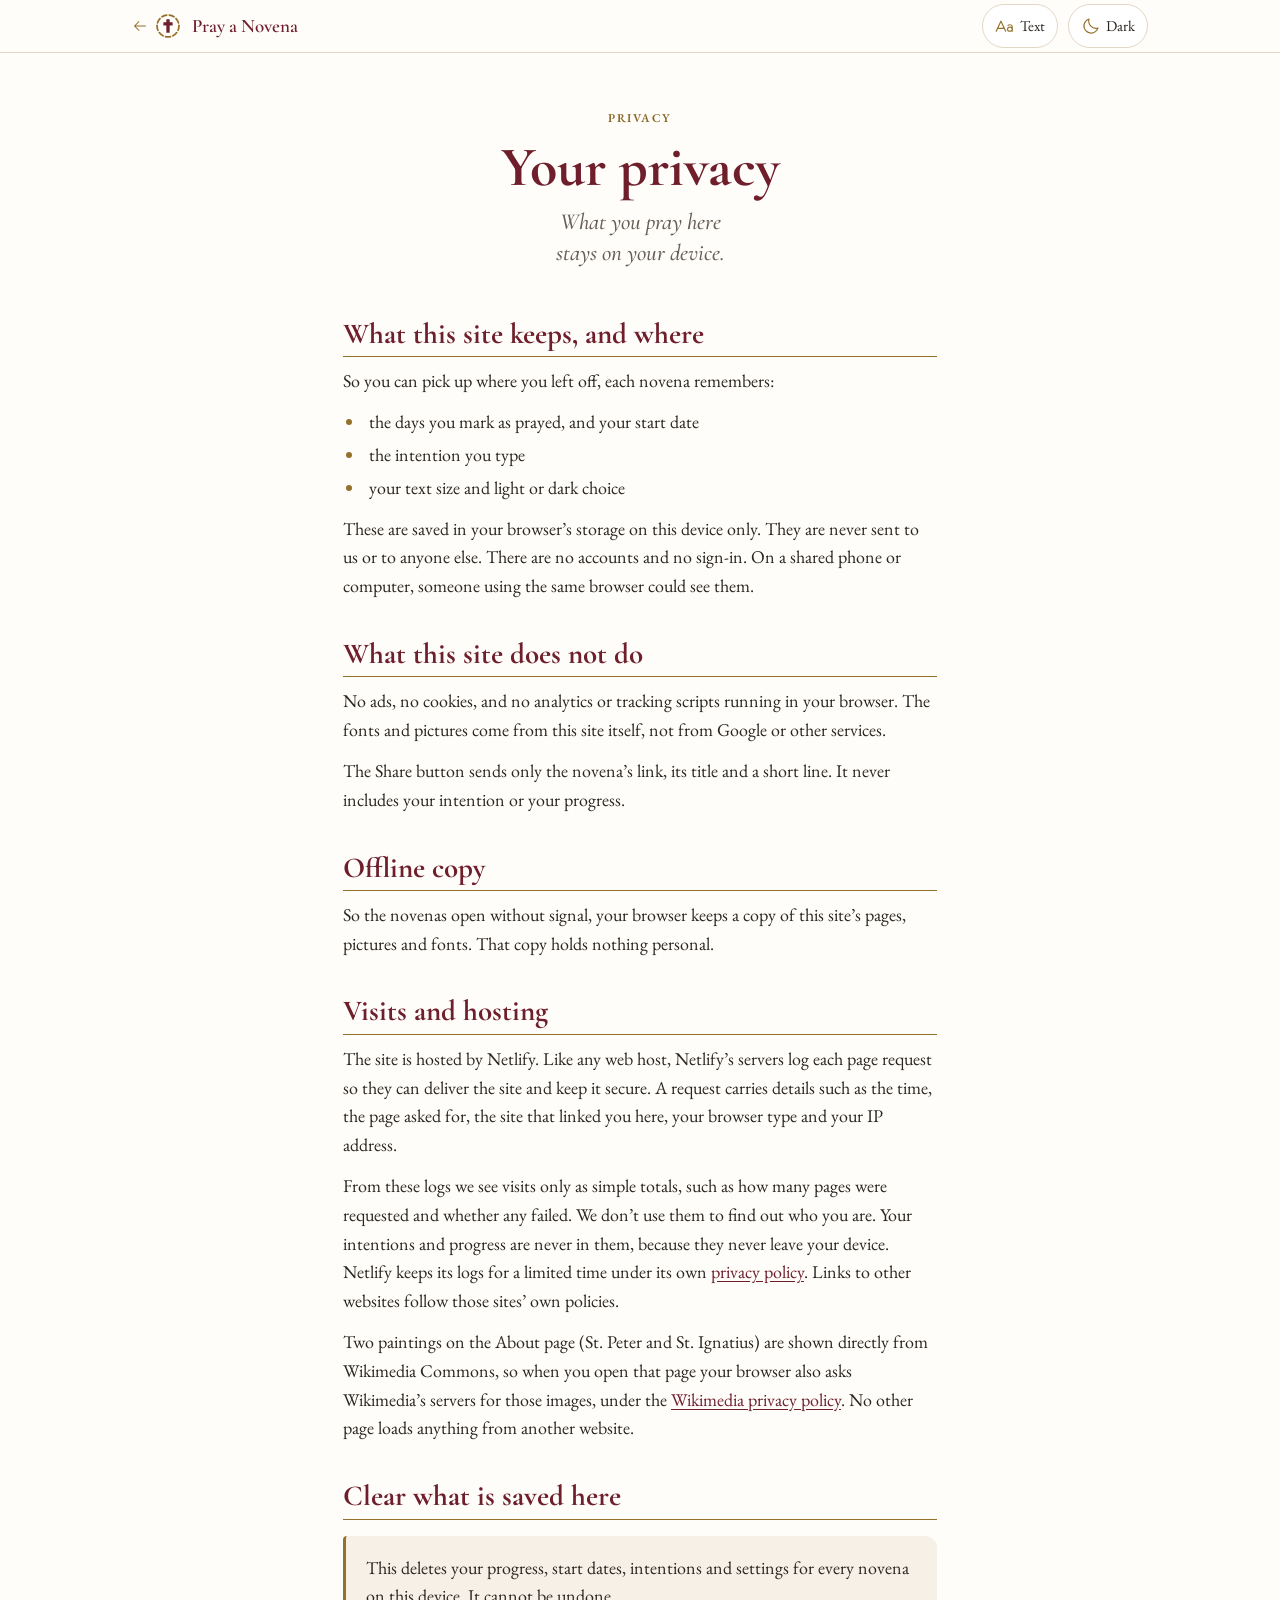
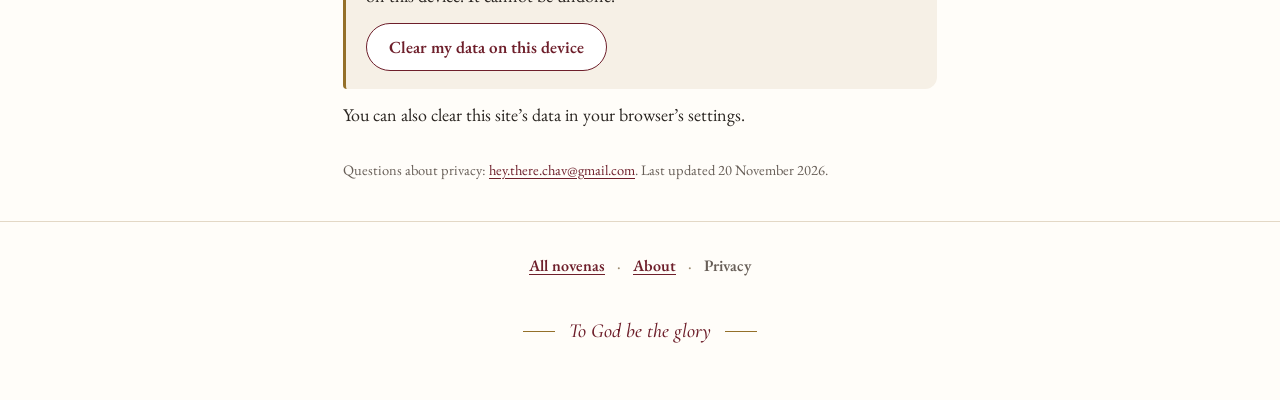
<file: site/privacy/index.html>
<!DOCTYPE html>
<html lang="en">
<head>
<meta charset="utf-8">
<meta name="viewport" content="width=device-width, initial-scale=1, viewport-fit=cover">
<title>Privacy | Pray a Novena</title>
<meta name="apple-mobile-web-app-title" content="Pray a Novena">
<meta name="description" content="What Pray a Novena keeps, and where: your progress and intentions stay on your device. No accounts, ads or cookies.">
<meta name="theme-color" content="#FFFDF9" media="(prefers-color-scheme: light)">
<meta name="theme-color" content="#0E1524" media="(prefers-color-scheme: dark)">
<meta property="og:type" content="website">
<meta property="og:site_name" content="Pray a Novena">
<meta property="og:url" content="https://prayanovena.com/privacy/">
<meta property="og:title" content="Privacy | Pray a Novena">
<meta property="og:description" content="Your progress and intentions stay on your device. No accounts, ads or cookies.">
<link rel="canonical" href="https://prayanovena.com/privacy/">
<link rel="icon" href="../favicon.svg" type="image/svg+xml">
<link rel="apple-touch-icon" href="../apple-touch-icon.png">
<link rel="manifest" href="../manifest.webmanifest">
<link rel="preload" href="../fonts/eb-garamond.woff2" as="font" type="font/woff2" crossorigin>
<link rel="preload" href="../fonts/cormorant-garamond.woff2" as="font" type="font/woff2" crossorigin>
<link rel="stylesheet" href="../fonts/fonts.css">
<style>
/* Privacy page: one short reading column. Tokens and top bar are the same as the About page. */
:root{
  --paper:#FFFDF9; --sheet:#FFFFFF; --ink:#2A2521; --muted:#675E57; --wine:#6E1F2B; --gold:#94702A;
  --rule:#E3D8C6; --wash:#F6F0E6; --gold-text:#896725; --rule-strong:#9C8B70;
  --display:"Cormorant Garamond","Cormorant",Garamond,"Times New Roman",serif;
  --body:"EB Garamond",Garamond,Georgia,"Times New Roman",serif;
  --scale:1;
  color-scheme:light;
}
@media (prefers-color-scheme:dark){
  :root:not([data-mode="light"]){
    --paper:#0E1524; --sheet:#162036; --ink:#ECE6DA; --muted:#A7B0C2; --wine:#EBCF95; --gold:#C9A45A;
    --rule:#26324C; --wash:#1B2740; --gold-text:#D0AD66; --rule-strong:#5E6E90; color-scheme:dark;
  }
}
:root[data-mode="dark"]{
  --paper:#0E1524; --sheet:#162036; --ink:#ECE6DA; --muted:#A7B0C2; --wine:#EBCF95; --gold:#C9A45A;
  --rule:#26324C; --wash:#1B2740; --gold-text:#D0AD66; --rule-strong:#5E6E90; color-scheme:dark;
}
*{box-sizing:border-box}
html,body{margin:0}
body{background:var(--paper);color:var(--ink);font-family:var(--body);font-size:calc(18px * var(--scale));line-height:1.6;-webkit-font-smoothing:antialiased;font-variant-numeric:lining-nums;font-feature-settings:"lnum" 1}
a{color:var(--wine);text-underline-offset:3px}
svg.i{width:1em;height:1em;fill:currentColor;flex:none}
:focus-visible{outline:2px solid var(--gold);outline-offset:3px;border-radius:6px}
.wrap{max-width:680px;margin:0 auto;padding:0 20px}
.sr{position:absolute;width:1px;height:1px;padding:0;margin:-1px;overflow:hidden;clip:rect(0 0 0 0);white-space:nowrap;border:0}

/* ---- top bar ---- */
.bar{position:sticky;top:0;z-index:5;background:var(--paper);border-bottom:1px solid var(--rule)}
.bar .wrap{position:relative;display:flex;align-items:center;gap:10px;height:52px}
.home{display:flex;align-items:center;gap:10px;flex:1;min-width:0;min-height:44px;text-decoration:none}
.home .back-ic{font-size:16px;color:var(--gold);margin-right:-4px}
.bar .mark{color:var(--wine);font-size:28px}
.bar .name{font-family:var(--display);font-weight:600;font-size:19px;color:var(--wine);white-space:nowrap;overflow:hidden;text-overflow:ellipsis}
.iconbtn{display:inline-flex;align-items:center;justify-content:center;gap:6px;min-width:44px;height:44px;padding:0 12px;border:1px solid var(--rule);border-radius:999px;background:var(--sheet);color:var(--ink);cursor:pointer;font:inherit;font-size:15px}
.iconbtn svg{font-size:19px;color:var(--gold)}
.iconbtn:hover{border-color:var(--gold)}
.sizer{display:none;position:absolute;right:20px;top:56px;background:var(--sheet);border:1px solid var(--rule);border-radius:12px;padding:8px;gap:6px;box-shadow:0 8px 24px rgb(0 0 0 / .12);z-index:6}
.sizer.open{display:flex}
.sizer button{min-width:48px;height:44px;border:1px solid var(--rule);border-radius:8px;background:var(--paper);cursor:pointer;font-family:var(--display);font-weight:700;color:var(--wine)}
.sizer button[aria-pressed="true"]{border-color:var(--wine);box-shadow:0 0 0 1px var(--wine) inset}
@media (max-width:600px){
  #themeLabel,#sizeBtn>span{display:none}
  .iconbtn{padding:0;width:44px}
  .bar .mark{font-size:30px}
  .bar .name{font-size:18px}
  .sizer{right:16px}
}

/* ---- page ---- */
.hero{padding:30px 0 6px;text-align:center}
.kicker{margin:0;font-size:calc(12px * var(--scale));letter-spacing:.14em;font-weight:600;color:var(--gold-text);text-transform:uppercase}
h1{font-family:var(--display);font-weight:700;color:var(--wine);font-size:clamp(40px,10vw,56px);line-height:1.05;margin:10px 0 10px}
.lede{text-wrap:balance;font-family:var(--display);font-style:italic;font-size:calc(clamp(19px,5vw,23px) * var(--scale));line-height:1.35;color:var(--muted);margin:0 auto;max-width:30ch}
.h2{font-family:var(--display);font-weight:700;font-size:calc(clamp(25px,6.4vw,29px) * var(--scale));line-height:1.15;color:var(--wine);margin:36px 0 10px;padding-bottom:6px;border-bottom:1px solid var(--gold)}
p{margin:0 0 12px}
ul.list{margin:0 0 12px;padding-left:1.2em}
ul.list li{margin:0 0 4px;padding-left:4px}
ul.list li::marker{color:var(--gold)}
.clear{margin:16px 0 4px;padding:18px 20px;background:var(--wash);border-left:3px solid var(--gold);border-radius:4px 12px 12px 4px}
.clear p{margin:0 0 12px}
.clearbtn{display:inline-flex;align-items:center;justify-content:center;min-height:48px;padding:0 22px;border:1.5px solid var(--wine);border-radius:999px;background:var(--sheet);color:var(--wine);font:inherit;font-size:calc(17px * var(--scale));font-weight:600;cursor:pointer}
.clearbtn.armed{background:var(--wine);color:var(--paper)}
.clearstatus{margin:12px 0 0;font-style:italic;color:var(--muted)}
.clearstatus:empty{display:none}
.updated{margin-top:28px;font-size:calc(14.5px * var(--scale));color:var(--muted)}
@media (min-width:760px){
  .wrap{max-width:1080px;padding:0 32px}
  .hero{padding:56px 0 12px}
  main .col{max-width:66ch;margin:0 auto}
}
@media (prefers-reduced-motion:reduce){*{transition:none!important}}

/* ---- site footer (shared by every page; built by tools/build.py) ---- */
.site-foot{margin-top:40px;border-top:1px solid var(--rule);text-align:center;color:var(--muted)}
.site-foot .wrap{padding-top:22px;padding-bottom:calc(56px + env(safe-area-inset-bottom))}
.foot-nav{display:flex;flex-wrap:wrap;justify-content:center;align-items:center;margin:0 0 8px}
.foot-nav a{display:inline-flex;align-items:center;min-height:44px;padding:0 12px;color:var(--wine);font-weight:600;font-size:calc(16px * var(--scale));text-underline-offset:3px}
.foot-nav a[aria-current="page"]{text-decoration:none;color:var(--muted)}
.foot-nav span{color:var(--rule-strong)}
.fnote{font-size:calc(13.5px * var(--scale));line-height:1.5;color:var(--muted);max-width:62ch;margin:0 auto 10px}
.fnote a{color:inherit;text-underline-offset:2px}
.fnote.warn{font-size:calc(15px * var(--scale));color:var(--ink)}
.fnote.credits{font-size:calc(13px * var(--scale))}
.amdg{display:flex;align-items:center;justify-content:center;gap:14px;margin:30px 0 0;font-family:var(--display);font-style:italic;font-weight:500;font-size:calc(20px * var(--scale));line-height:1.3;color:var(--wine)}
.amdg::before,.amdg::after{content:"";flex:none;width:32px;height:1px;background:var(--gold)}

</style>
</head>
<body>
<svg xmlns="http://www.w3.org/2000/svg" style="display:none" aria-hidden="true"><symbol id="i-logo" viewBox="0 0 64 64"><path fill="none" style="stroke:var(--gold,#94702A)" stroke-width="4" stroke-linecap="round" d="M35.05 7.19A25 25 0 0 1 45.62 11.03M50.28 14.95A25 25 0 0 1 55.91 24.69M56.97 30.69A25 25 0 0 1 55.01 41.77M51.97 47.05A25 25 0 0 1 43.35 54.28M37.62 56.36A25 25 0 0 1 26.38 56.36M20.65 54.28A25 25 0 0 1 12.03 47.05M8.99 41.77A25 25 0 0 1 7.03 30.69M8.09 24.69A25 25 0 0 1 13.72 14.95M18.38 11.03A25 25 0 0 1 28.95 7.19"/><path d="M28.25 16.5h7.5v7.0h6.75v7.5h-6.75v16.5h-7.5v-16.5h-6.75v-7.5h6.75z"/></symbol><symbol id="i-cross" viewBox="0 0 256 256"><path d="M200,72H160V32a16,16,0,0,0-16-16H112A16,16,0,0,0,96,32V72H56A16,16,0,0,0,40,88v32a16,16,0,0,0,16,16H96v88a16,16,0,0,0,16,16h32a16,16,0,0,0,16-16V136h40a16,16,0,0,0,16-16V88A16,16,0,0,0,200,72Zm0,48H152a8,8,0,0,0-8,8v96H112V128a8,8,0,0,0-8-8H56V88h48a8,8,0,0,0,8-8V32h32V80a8,8,0,0,0,8,8h48Z"/></symbol><symbol id="i-sun" viewBox="0 0 256 256"><path d="M120,40V16a8,8,0,0,1,16,0V40a8,8,0,0,1-16,0Zm72,88a64,64,0,1,1-64-64A64.07,64.07,0,0,1,192,128Zm-16,0a48,48,0,1,0-48,48A48.05,48.05,0,0,0,176,128ZM58.34,69.66A8,8,0,0,0,69.66,58.34l-16-16A8,8,0,0,0,42.34,53.66Zm0,116.68-16,16a8,8,0,0,0,11.32,11.32l16-16a8,8,0,0,0-11.32-11.32ZM192,72a8,8,0,0,0,5.66-2.34l16-16a8,8,0,0,0-11.32-11.32l-16,16A8,8,0,0,0,192,72Zm5.66,114.34a8,8,0,0,0-11.32,11.32l16,16a8,8,0,0,0,11.32-11.32ZM48,128a8,8,0,0,0-8-8H16a8,8,0,0,0,0,16H40A8,8,0,0,0,48,128Zm80,80a8,8,0,0,0-8,8v24a8,8,0,0,0,16,0V216A8,8,0,0,0,128,208Zm112-88H216a8,8,0,0,0,0,16h24a8,8,0,0,0,0-16Z"/></symbol><symbol id="i-moon" viewBox="0 0 256 256"><path d="M233.54,142.23a8,8,0,0,0-8-2,88.08,88.08,0,0,1-109.8-109.8,8,8,0,0,0-10-10,104.84,104.84,0,0,0-52.91,37A104,104,0,0,0,136,224a103.09,103.09,0,0,0,62.52-20.88,104.84,104.84,0,0,0,37-52.91A8,8,0,0,0,233.54,142.23ZM188.9,190.34A88,88,0,0,1,65.66,67.11a89,89,0,0,1,31.4-26A106,106,0,0,0,96,56,104.11,104.11,0,0,0,200,160a106,106,0,0,0,14.92-1.06A89,89,0,0,1,188.9,190.34Z"/></symbol><symbol id="i-text-aa" viewBox="0 0 256 256"><path d="M87.24,52.59a8,8,0,0,0-14.48,0l-64,136a8,8,0,1,0,14.48,6.81L39.9,160h80.2l16.66,35.4a8,8,0,1,0,14.48-6.81ZM47.43,144,80,74.79,112.57,144ZM200,96c-12.76,0-22.73,3.47-29.63,10.32a8,8,0,0,0,11.26,11.36c3.8-3.77,10-5.68,18.37-5.68,13.23,0,24,9,24,20v3.22A42.76,42.76,0,0,0,200,128c-22.06,0-40,16.15-40,36s17.94,36,40,36a42.73,42.73,0,0,0,24-7.25,8,8,0,0,0,16-.75V132C240,112.15,222.06,96,200,96Zm0,88c-13.23,0-24-9-24-20s10.77-20,24-20,24,9,24,20S213.23,184,200,184Z"/></symbol><symbol id="i-arrow-left" viewBox="0 0 256 256"><path d="M224,128a8,8,0,0,1-8,8H59.31l58.35,58.34a8,8,0,0,1-11.32,11.32l-72-72a8,8,0,0,1,0-11.32l72-72a8,8,0,0,1,11.32,11.32L59.31,120H216A8,8,0,0,1,224,128Z"/></symbol></svg>
<header class="bar">
  <div class="wrap">
    <a class="home" href="../index.html"><svg class="i back-ic" aria-hidden="true" focusable="false"><use href="#i-arrow-left"/></svg><svg class="i mark" aria-hidden="true" focusable="false"><use href="#i-logo"/></svg><span class="name">Pray a Novena</span><span class="sr"> (all novenas)</span></a>
    <button class="iconbtn" id="sizeBtn" type="button" aria-expanded="false" aria-controls="sizer" aria-label="Text size" title="Text size"><svg class="i" aria-hidden="true" focusable="false"><use href="#i-text-aa"/></svg><span>Text</span></button>
    <div class="sizer" id="sizer" role="group" aria-label="Text size">
      <button type="button" data-scale="1" aria-label="Normal text" style="font-size:15px">A</button>
      <button type="button" data-scale="1.15" aria-label="Larger text" style="font-size:19px">A</button>
      <button type="button" data-scale="1.35" aria-label="Largest text" style="font-size:24px">A</button>
    </div>
    <button class="iconbtn" id="themeBtn" type="button"><svg class="i" aria-hidden="true" focusable="false" id="themeIcon"><use href="#i-moon"/></svg><span id="themeLabel">Dark</span></button>
  </div>
</header>

<main class="wrap">
  <div class="hero">
    <p class="kicker">Privacy</p>
    <h1>Your privacy</h1>
    <p class="lede">What you pray here stays on your device.</p>
  </div>

  <div class="col">
    <h2 class="h2">What this site keeps, and where</h2>
    <p>So you can pick up where you left off, each novena remembers:</p>
    <ul class="list">
      <li>the days you mark as prayed, and your start date</li>
      <li>the intention you type</li>
      <li>your text size and light or dark choice</li>
    </ul>
    <p>These are saved in your browser’s storage on this device only. They are never sent to us or to anyone else. There are no accounts and no sign-in. On a shared phone or computer, someone using the same browser could see them.</p>

    <h2 class="h2">What this site does not do</h2>
    <p>No ads, no cookies, and no analytics or tracking scripts running in your browser. The fonts and pictures come from this site itself, not from Google or other services.</p>
    <p>The Share button sends only the novena’s link, its title and a short line. It never includes your intention or your progress.</p>

    <h2 class="h2">Offline copy</h2>
    <p>So the novenas open without signal, your browser keeps a copy of this site’s pages, pictures and fonts. That copy holds nothing personal.</p>

    <h2 class="h2">Visits and hosting</h2>
    <p>The site is hosted by Netlify. Like any web host, Netlify’s servers log each page request so they can deliver the site and keep it secure. A request carries details such as the time, the page asked for, the site that linked you here, your browser type and your IP address.</p>
    <p>From these logs we see visits only as simple totals, such as how many pages were requested and whether any failed. We don’t use them to find out who you are. Your intentions and progress are never in them, because they never leave your device. Netlify keeps its logs for a limited time under its own <a href="https://www.netlify.com/privacy/">privacy policy</a>. Links to other websites follow those sites’ own policies.</p>
    <p>Two paintings on the About page (St.&nbsp;Peter and St.&nbsp;Ignatius) are shown directly from Wikimedia Commons, so when you open that page your browser also asks Wikimedia’s servers for those images, under the <a href="https://foundation.wikimedia.org/wiki/Policy:Privacy_policy">Wikimedia privacy policy</a>. No other page loads anything from another website.</p>

    <h2 class="h2" id="clear">Clear what is saved here</h2>
    <div class="clear">
      <p>This deletes your progress, start dates, intentions and settings for every novena on this device. It cannot be undone.</p>
      <button class="clearbtn" type="button" id="clearBtn">Clear my data on this device</button>
      <p class="clearstatus" id="clearStatus" role="status"></p>
    </div>
    <p style="margin-top:12px">You can also clear this site’s data in your browser’s settings.</p>

    <p class="updated">Questions about privacy: <a href="mailto:hey.there.chav@gmail.com?subject=Pray%20a%20Novena%20privacy">hey.there.chav@gmail.com</a>. Last updated 20&nbsp;November&nbsp;2026.</p>
  </div>
</main>
<footer class="site-foot">
  <div class="wrap">
    <nav class="foot-nav" aria-label="Site"><a href="../index.html">All novenas</a><span aria-hidden="true">·</span><a href="../about/index.html">About</a><span aria-hidden="true">·</span><a href="../privacy/index.html" aria-current="page">Privacy</a></nav>
    <p class="fnote" id="offlineNote" hidden>Saved on this device, so it opens even without signal.</p>
    <p class="amdg">To God be the glory</p>
  </div>
</footer>
<script>
(function(){
  var root = document.documentElement, MODEKEY = "novenas-mode", SCALEKEY = "novenas-scale";
  var mem = {};
  function get(k){ try{ return localStorage.getItem(k); }catch(e){ return mem[k] || null; } }
  function set(k, v){ mem[k] = v; try{ localStorage.setItem(k, v); }catch(e){} }
  function isDark(){ try{ return getComputedStyle(root).colorScheme.indexOf("dark") >= 0; }catch(e){ return false; } }
  var sizeBtns = [].slice.call(document.querySelectorAll("#sizer button")), sizer = document.getElementById("sizer"), sizeBtn = document.getElementById("sizeBtn");
  function paintScale(){
    var sc = parseFloat(get(SCALEKEY)); if ([1, 1.15, 1.35].indexOf(sc) < 0) sc = 1;
    root.style.setProperty("--scale", sc);
    sizeBtns.forEach(function(b){ b.setAttribute("aria-pressed", String(+b.getAttribute("data-scale") === sc)); });
  }
  function closeSizer(){ sizer.classList.remove("open"); sizeBtn.setAttribute("aria-expanded", "false"); }
  sizeBtn.addEventListener("click", function(e){ e.stopPropagation(); sizeBtn.setAttribute("aria-expanded", String(sizer.classList.toggle("open"))); });
  sizeBtns.forEach(function(b){ b.addEventListener("click", function(e){ e.stopPropagation(); set(SCALEKEY, b.getAttribute("data-scale")); paintScale(); }); });
  document.addEventListener("click", closeSizer);
  document.addEventListener("focusin", function(e){ if (e.target !== sizeBtn && !sizer.contains(e.target)) closeSizer(); });
  document.addEventListener("keydown", function(e){ if (e.key === "Escape" && sizer.classList.contains("open")){ closeSizer(); sizeBtn.focus(); } });
  paintScale();
  function paint(){
    var m = get(MODEKEY); if (m) root.setAttribute("data-mode", m); else root.removeAttribute("data-mode");
    var d = isDark();
    document.getElementById("themeIcon").firstElementChild.setAttribute("href", d ? "#i-sun" : "#i-moon");
    document.getElementById("themeLabel").textContent = d ? "Light" : "Dark";
    document.getElementById("themeBtn").setAttribute("aria-label", d ? "Switch to light mode" : "Switch to dark mode");
    [].forEach.call(document.querySelectorAll('meta[name="theme-color"]'), function(m){ m.setAttribute("content", d ? "#0E1524" : "#FFFDF9"); });
  }
  document.getElementById("themeBtn").addEventListener("click", function(){
    set(MODEKEY, isDark() ? "light" : "dark");
    paint();
  });
  if (window.matchMedia){ var mq = matchMedia("(prefers-color-scheme: dark)"); if (mq.addEventListener) mq.addEventListener("change", paint); }
  paint();

  /* clear everything this site saved here: every novena's progress and intention ("novena-…") and the settings ("novenas-…") */
  var btn = document.getElementById("clearBtn"), status = document.getElementById("clearStatus"), armed = null;
  function ours(){ var out = []; try{ for (var i = 0; i < localStorage.length; i++){ var k = localStorage.key(i); if (/^novenas?-/.test(k)) out.push(k); } }catch(e){} return out; }
  btn.addEventListener("click", function(){
    var keys = ours();
    if (!keys.length){ status.textContent = "Nothing from this site is saved on this device."; return; }
    if (!armed){
      btn.textContent = "Tap again to clear everything"; btn.classList.add("armed");
      armed = setTimeout(function(){ armed = null; btn.textContent = "Clear my data on this device"; btn.classList.remove("armed"); }, 4000);
      return;
    }
    clearTimeout(armed); armed = null;
    try{ keys.forEach(function(k){ localStorage.removeItem(k); }); }catch(e){}
    btn.textContent = "Clear my data on this device"; btn.classList.remove("armed");
    root.style.setProperty("--scale", 1); root.removeAttribute("data-mode"); paint(); paintScale();
    status.textContent = "Cleared. Nothing from this site is saved on this device now.";
  });
})();
</script>
<script>
if ("serviceWorker" in navigator && window.isSecureContext){
  try{ navigator.serviceWorker.register("../sw.js").then(function(){ return navigator.serviceWorker.ready; }).then(function(){ var n = document.getElementById("offlineNote"); if (n) n.hidden = false; }).catch(function(){}); }catch(e){}
}
</script>
</body>
</html>
</file>
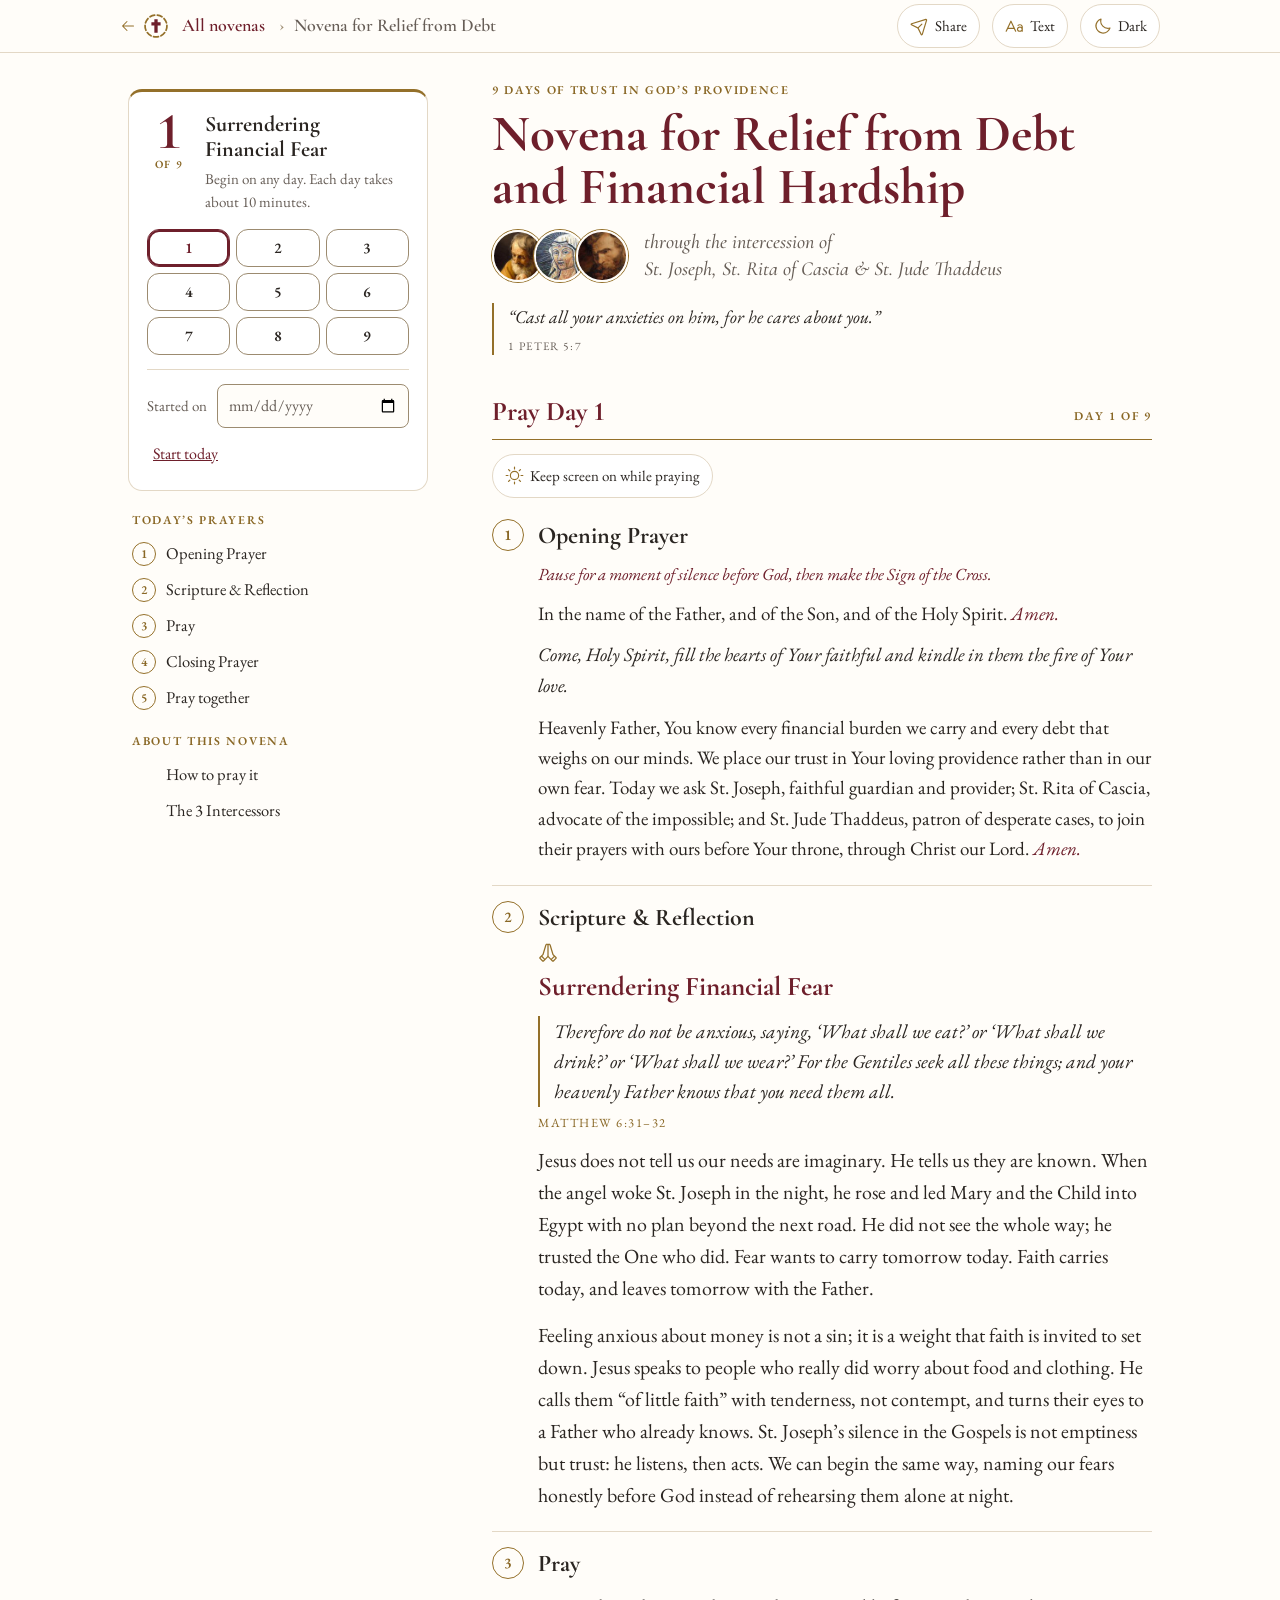
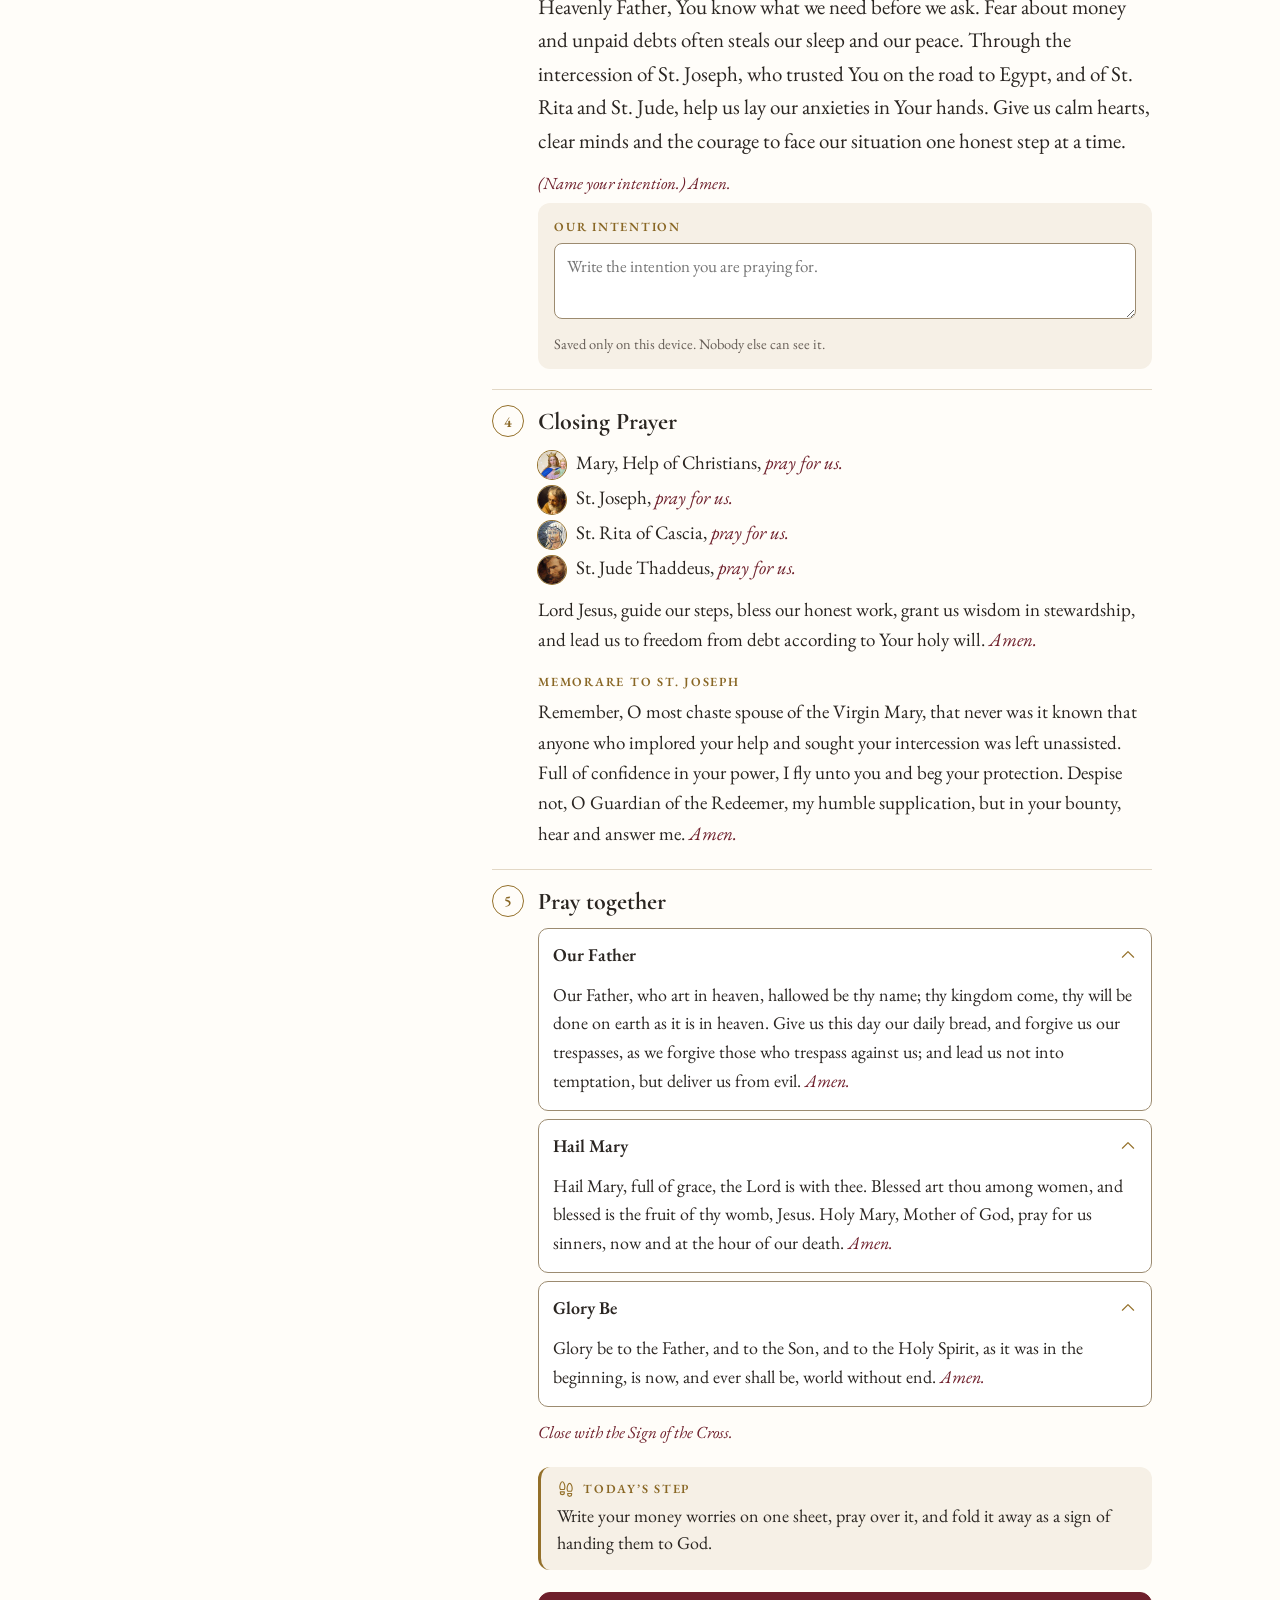
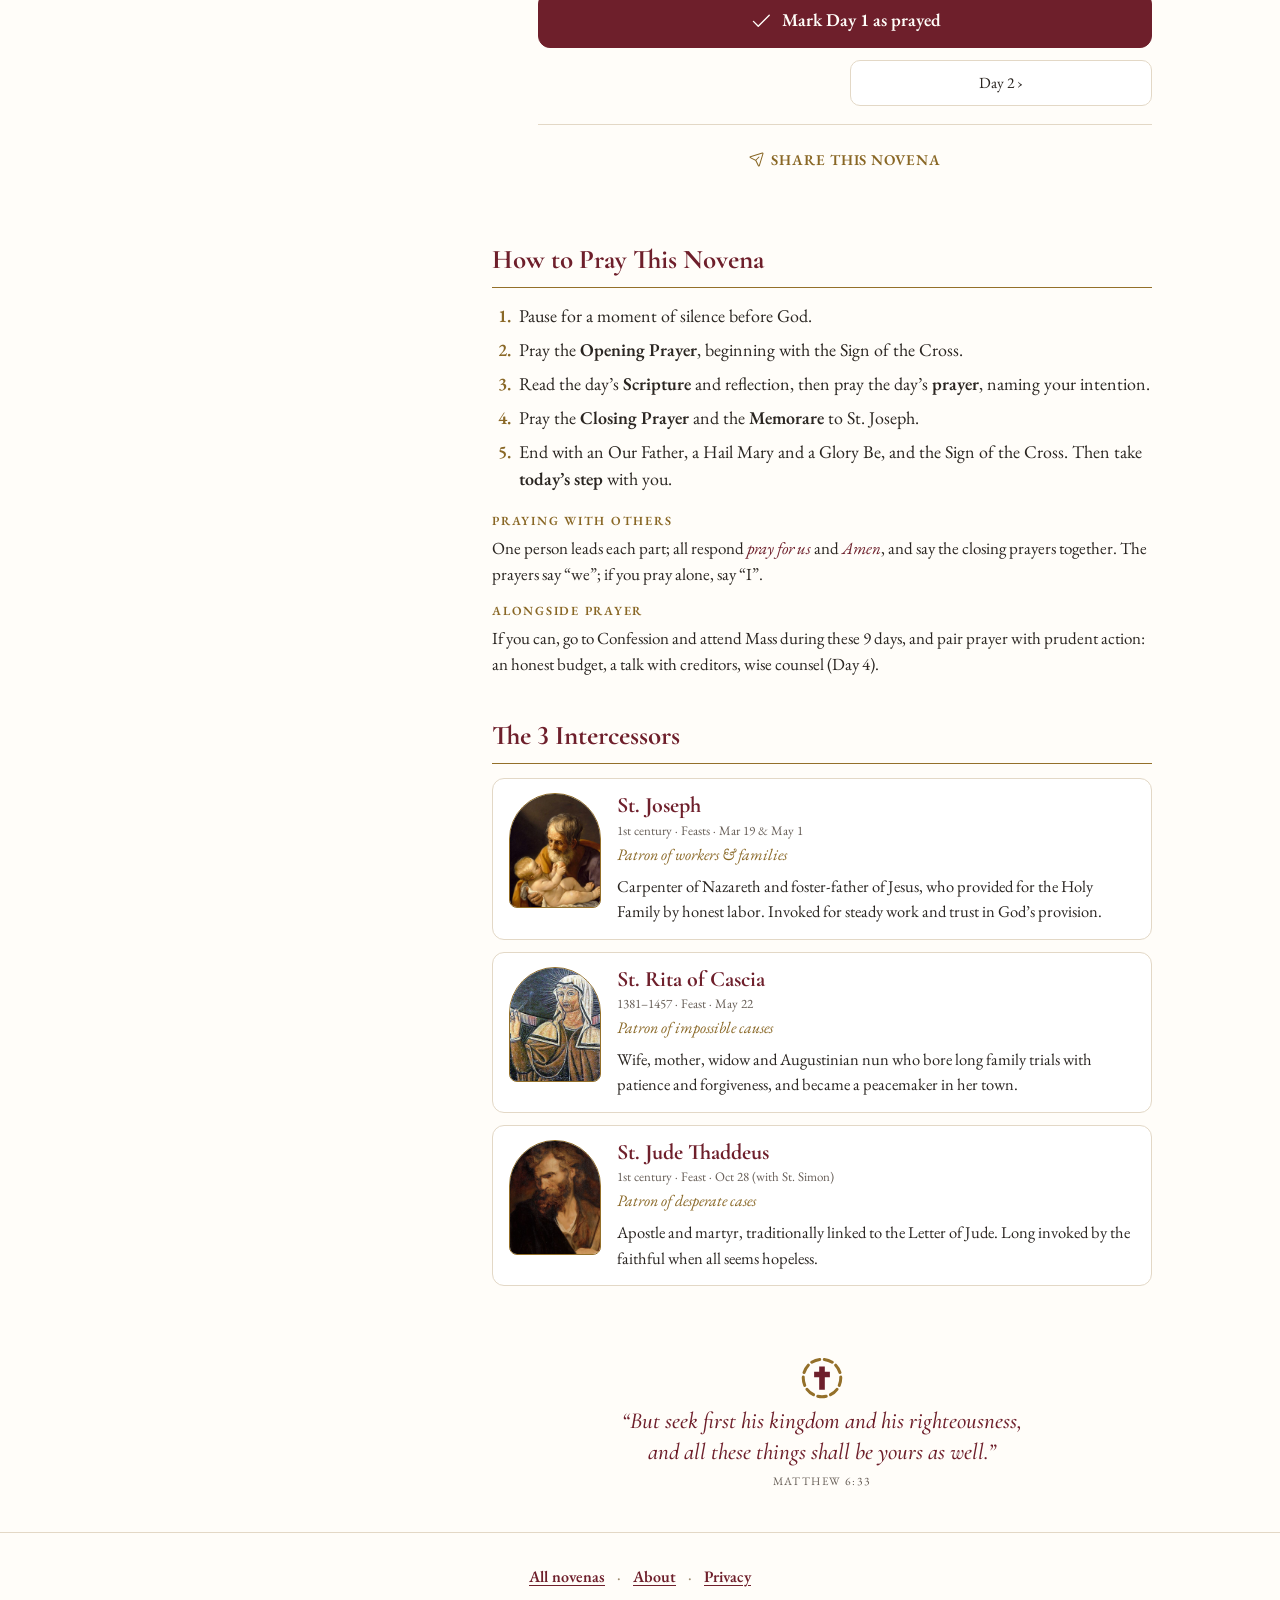
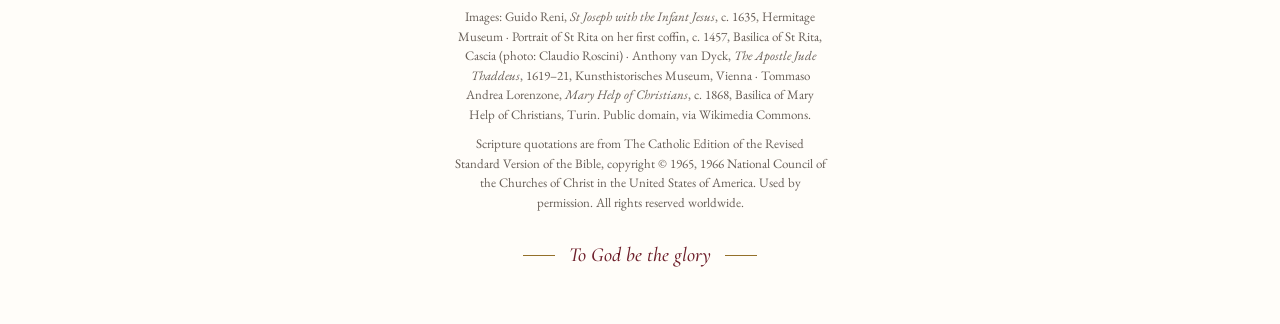
<file: site/relief-from-debt/index.html>
<!DOCTYPE html>
<html lang="en">
<head>
<meta charset="utf-8">
<meta name="viewport" content="width=device-width, initial-scale=1, viewport-fit=cover">
<title>Novena for Relief from Debt | Pray a Novena</title>
<meta name="description" content="A 9-day Catholic novena for relief from debt and financial hardship, through St. Joseph, St. Rita of Cascia and St. Jude Thaddeus.">
<meta name="theme-color" content="#FFFDF9" media="(prefers-color-scheme: light)">
<meta name="theme-color" content="#0E1524" media="(prefers-color-scheme: dark)">
<meta property="og:type" content="website">
<meta property="og:site_name" content="Pray a Novena">
<meta property="og:url" content="https://prayanovena.com/relief-from-debt/">
<meta property="og:title" content="Novena for Relief from Debt and Financial Hardship">
<meta property="og:description" content="9 days of prayer for relief from debt and financial hardship, through St. Joseph, St. Rita and St. Jude.">
<meta property="og:image" content="https://prayanovena.com/relief-from-debt/og.jpg?v=b3ce217f">
<meta property="og:image:alt" content="Novena for Relief from Debt: 9 days of trust in God’s providence">
<meta property="og:image:type" content="image/jpeg">
<meta property="og:image:width" content="1200"><meta property="og:image:height" content="630">
<meta name="twitter:card" content="summary_large_image">
<link rel="canonical" href="https://prayanovena.com/relief-from-debt/">
<link rel="icon" href="../favicon.svg" type="image/svg+xml">
<link rel="apple-touch-icon" href="../apple-touch-icon.png">
<link rel="manifest" href="../manifest.webmanifest">
<link rel="preload" href="../fonts/eb-garamond.woff2" as="font" type="font/woff2" crossorigin>
<link rel="preload" href="../fonts/cormorant-garamond.woff2" as="font" type="font/woff2" crossorigin>
<link rel="stylesheet" href="../fonts/fonts.css">
<style>
/* Novena page. Phone first: one prayer-book column (a "today" card, the 9 days, then the day's prayers
   in the order you pray them). Phones put the 9 days in a bottom bar; from 1024px a sidebar holds them.
   Sections: tokens · base · top bar · hero · today card · day buttons · prayer steps · guide · overlays
   · phones (600px, 420px) · desktop (1024px) · hover · motion · print. */

/* ---- tokens ---- */
:root{
  --paper:#FFFDF9;      /* page */
  --sheet:#FFFFFF;      /* raised surfaces */
  --ink:#2A2521;        /* text */
  --muted:#675E57;      /* secondary text */
  --wine:#6E1F2B;       /* spoken responses, headings */
  --gold:#94702A;       /* icons, rules of emphasis */
  --gold-text:#896725;  /* gold for small text (4.5:1) */
  --rule:#E3D8C6;       /* hairlines */
  --rule-strong:#9C8B70;/* control borders (3:1) */
  --wash:#F6F0E6;       /* soft fills */
  --frame:var(--gold);  /* rings around saint images */
  --cta:#6E1F2B; --on-cta:#FFFDF9;
  --display:"Cormorant Garamond","Cormorant",Garamond,"Times New Roman",serif;
  --body:"EB Garamond",Garamond,Georgia,"Times New Roman",serif;
  --scale:1;            /* text size: 1, 1.15 or 1.35, shared across the site */
  color-scheme:light;
}
@media (prefers-color-scheme:dark){
  :root:not([data-theme="light"]):not([data-mode="light"]){
    --paper:#0E1524; --sheet:#162036; --ink:#ECE6DA; --muted:#A7B0C2; --wine:#EBCF95; --gold:#C9A45A; --gold-text:#D0AD66;
    --rule:#26324C; --rule-strong:#5E6E90; --wash:#1B2740; --frame:color-mix(in srgb,#C9A45A 75%,transparent); --cta:#C9A45A; --on-cta:#0E1524; color-scheme:dark;
  }
}
:root[data-theme="dark"]:not([data-mode="light"]),:root[data-mode="dark"]{
  --paper:#0E1524; --sheet:#162036; --ink:#ECE6DA; --muted:#A7B0C2; --wine:#EBCF95; --gold:#C9A45A; --gold-text:#D0AD66;
  --rule:#26324C; --rule-strong:#5E6E90; --wash:#1B2740; --frame:color-mix(in srgb,#C9A45A 75%,transparent); --cta:#C9A45A; --on-cta:#0E1524; color-scheme:dark;
}

/* ---- base ---- */
*{box-sizing:border-box}
html,body{margin:0}
html{scroll-padding-top:124px}
body{background:var(--paper);color:var(--ink);font-family:var(--body);font-size:calc(18px * var(--scale));line-height:1.55;-webkit-font-smoothing:antialiased;text-rendering:optimizeLegibility;
  font-variant-numeric:lining-nums;font-feature-settings:"lnum" 1} /* modern numerals, so "1" never reads as Roman "I" */
button,input,textarea{font:inherit;color:inherit}
a{color:var(--wine)}
svg.i{width:1em;height:1em;fill:currentColor;flex:none}
:focus-visible{outline:2px solid var(--gold);outline-offset:3px;border-radius:4px}
.wrap{max-width:680px;margin:0 auto;padding:0 20px}
section{padding:30px 0 8px}
#prayer{scroll-margin-top:124px}
/* small gold caps labels */
.kicker,.ref,.sub-h,.intent label,.tip h3,.h2 .n,.daynum small,.dayicon,.toc-h,.todaystep .tslabel{font-weight:600;letter-spacing:.14em;text-transform:uppercase;color:var(--gold-text)}
.daynum,.track button,.step .num,.h2 .n,.dcap,.daynum small,.toc .num{font-variant-numeric:lining-nums tabular-nums;font-feature-settings:"lnum" 1,"tnum" 1}

/* ---- top bar ---- */
.bar{position:sticky;top:0;z-index:5;background:var(--paper);border-bottom:1px solid var(--rule)}
.bar .wrap{position:relative;display:flex;align-items:center;gap:12px;height:52px}
.home{display:flex;align-items:center;gap:12px;flex:none;min-width:0;text-decoration:none;min-height:44px}
.barshare{margin-left:auto}
.home .back-ic{font-size:16px;color:var(--gold);margin-right:-6px}
.bar .mark{color:var(--wine);font-size:28px;line-height:1}
.bar .name{font-family:var(--display);font-weight:600;font-size:18px;color:var(--wine);flex:1;white-space:nowrap;overflow:hidden;text-overflow:ellipsis}
.name .short{display:none}
.home .lbl{font-family:var(--display);font-weight:600;font-size:18px;color:var(--wine);white-space:nowrap}
.bar .name{color:var(--muted);min-width:0}
.bar .name::before{content:"›";margin:0 10px 0 2px;color:var(--rule-strong)}
@media (max-width:899px){.name .long{display:none}.name .short{display:inline}}
.hero .back{display:none}
.skip{position:absolute;left:12px;top:-60px;z-index:20;padding:10px 16px;border-radius:999px;background:var(--cta);color:var(--on-cta);font-weight:600;text-decoration:none}
.skip:focus{top:8px}
.sr{position:absolute;width:1px;height:1px;padding:0;margin:-1px;overflow:hidden;clip:rect(0 0 0 0);white-space:nowrap;border:0}
#prayHead:focus{outline:none}
#prayHead:focus-visible{outline:2px solid var(--gold);outline-offset:4px}
.iconbtn{display:inline-flex;align-items:center;justify-content:center;gap:6px;min-width:44px;height:44px;padding:0 12px;border:1px solid var(--rule);border-radius:999px;background:var(--sheet);color:var(--ink);cursor:pointer;font-size:15px}
.iconbtn svg{font-size:19px;color:var(--gold)}
.iconbtn:hover{border-color:var(--gold)}

/* ---- hero ---- */
.hero{padding:40px 0 12px;text-align:center}
.back{display:inline-flex;align-items:center;gap:6px;min-height:44px;padding:0 4px;margin:-8px 0 6px;color:var(--gold-text);font-size:15px;letter-spacing:.06em;text-transform:uppercase;text-decoration:none;font-weight:600}
button.back{background:none;border:0;cursor:pointer;font-family:var(--body)}
.back .i{width:16px;height:16px}
.back:hover,.back:focus-visible{text-decoration:underline;text-underline-offset:3px}
.cross{color:var(--wine);font-size:26px;line-height:1}
.cross svg{font-size:48px}
.kicker{margin:10px 0 0;font-size:calc(12px * var(--scale))}
h1{font-family:var(--display);font-weight:700;color:var(--wine);font-size:clamp(34px,8vw,46px);line-height:1.05;margin:10px 0 8px;text-wrap:balance}
.sub{font-family:var(--display);font-style:italic;font-size:calc(clamp(16.5px,4.6vw,20px) * var(--scale));line-height:1.35;color:var(--muted);margin:0 auto}
.sub .l2{display:block;text-wrap:balance}
.sub .nb{white-space:nowrap}
.epi{margin:18px auto 0;font-style:italic;font-size:calc(17px * var(--scale));max-width:34ch}
.cite{display:block;font-style:normal;font-size:calc(11.5px * var(--scale));letter-spacing:.12em;color:var(--muted);margin-top:4px;text-transform:uppercase}
.faces{display:flex;justify-content:center;gap:10px;margin:20px 0 0}
.faces img{width:56px;height:56px;border-radius:50%;object-fit:cover;margin:0;border:0;box-shadow:0 0 0 1px var(--frame)}

/* ---- today card ---- */
.today{margin:24px 0 8px;background:var(--sheet);border:1px solid var(--rule);border-top:3px solid var(--gold);border-radius:14px;padding:20px 20px 18px}
.today-top{display:flex;align-items:flex-start;gap:16px}
.daynum{font-family:var(--display);font-weight:700;color:var(--wine);font-size:60px;line-height:.85;min-width:56px;text-align:center}
.daynum small{display:block;white-space:nowrap;font-family:var(--body);font-size:calc(11px * min(var(--scale),1.15));margin-top:6px}
.today .ttl{font-family:var(--display);font-weight:700;font-size:calc(25px * var(--scale));line-height:1.15;margin:2px 0 4px;color:var(--ink);text-wrap:balance}
.today .status{margin:0;color:var(--muted);font-size:calc(16px * var(--scale))}
.cta{display:flex;align-items:center;justify-content:center;gap:10px;width:100%;margin-top:16px;border:0;border-radius:12px;background:var(--cta);color:var(--on-cta);font-size:calc(18px * min(var(--scale),1.15));font-weight:600;padding:14px 18px;cursor:pointer}
.cta svg{font-size:22px}
.startrow{display:flex;flex-wrap:wrap;align-items:center;gap:8px 12px;margin-top:14px;padding-top:14px;border-top:1px solid var(--rule);font-size:calc(15px * min(var(--scale),1.15));color:var(--muted)}
.startrow input{border:1px solid var(--rule-strong);border-radius:8px;background:var(--paper);padding:6px 10px;font-size:16px;min-height:44px}
.startrow .link{background:none;border:0;color:var(--wine);text-decoration:underline;cursor:pointer;min-height:44px;padding:0 6px;font-size:16px}
#resetAll{margin-left:auto}
#resetAll[hidden]{display:none}

/* ---- the 9 day buttons: a strip under the bar (tablet), a bottom bar (phone), a grid in the sidebar (desktop) ---- */
.days{position:sticky;top:53px;z-index:4;background:var(--paper);border-bottom:1px solid var(--rule)}
.dcap{display:none;margin:0;padding-top:7px;font-size:calc(13px * min(var(--scale),1.15));letter-spacing:.06em;color:var(--muted);white-space:nowrap;overflow:hidden;text-overflow:ellipsis;text-align:center}
.dcap b{color:var(--gold-text);font-weight:600;letter-spacing:.14em}
.track{display:grid;grid-template-columns:repeat(9,1fr);gap:4px;margin:18px 0 4px;padding:0;list-style:none}
.days .track{margin:0;padding:6px 0 7px}
.track button{position:relative;width:100%;height:44px;margin:0 auto;display:grid;place-items:center;border-radius:12px;border:1.5px solid var(--rule-strong);background:transparent;color:var(--ink);cursor:pointer;font-size:calc(15px * min(var(--scale),1.15));font-weight:600;padding:0}
.track button.done{background:var(--gold);border-color:var(--gold);color:var(--sheet)}
.track button.sel{border-color:var(--wine);box-shadow:0 0 0 2px var(--wine) inset;color:var(--wine)}
.track button.done.sel{color:var(--sheet);box-shadow:0 0 0 2px var(--sheet) inset,0 0 0 2px var(--wine)}
.track button.now::after{content:"";position:absolute;left:50%;bottom:5px;width:5px;height:5px;margin-left:-2.5px;border-radius:50%;background:currentColor}
.track button.now:not(.sel):not(.done){color:var(--wine);border-color:var(--wine)}
.toc,.grid9{display:none}

/* ---- prayer steps ---- */
.h2{display:flex;align-items:baseline;gap:10px;font-family:var(--display);font-weight:700;color:var(--wine);font-size:calc(27px * var(--scale));margin:0 0 14px;padding-bottom:6px;border-bottom:1px solid var(--gold)}
.h2 .n{font-family:var(--body);font-size:12px;margin-left:auto}
.wake{margin:-4px 0 14px;font-size:calc(15px * min(var(--scale),1.15))}
.wake[aria-pressed="true"]{border-color:var(--gold);background:var(--wash)}
.flow{font-size:calc(14.5px * var(--scale));color:var(--muted);margin:-6px 0 18px}
.steps{list-style:none;margin:0;padding:0;display:flex;flex-direction:column;gap:0}
.step{position:relative;padding:18px 0 20px 46px;border-bottom:1px solid var(--rule)}
.step:last-child{border-bottom:0}
.step .num{position:absolute;left:0;top:15px;width:32px;height:32px;border-radius:50%;border:1.5px solid var(--gold);color:var(--gold-text);display:grid;place-items:center;font-family:var(--body);font-size:15px;font-weight:600;letter-spacing:0}
.label{display:flex;align-items:center;gap:12px;margin:0 0 12px;font-family:var(--display);font-weight:700;font-size:calc(24px * var(--scale));line-height:1.15;color:var(--ink)}
.read{font-size:calc(19px * var(--scale));line-height:1.6}
.read p{margin:0 0 .6em}
.read p:last-child{margin-bottom:0}
.pray .read{font-size:calc(21px * var(--scale))}
.resp{color:var(--wine);font-style:italic}
.rubric{color:var(--wine);font-style:italic;font-size:calc(17px * var(--scale))}
.dayicon{display:inline-flex;align-items:center;gap:8px;font-size:12.5px}
.dayicon svg{font-size:20px;color:var(--gold)}
.dayicon span{position:absolute;width:1px;height:1px;overflow:hidden;clip:rect(0 0 0 0);white-space:nowrap}
.daytitle{font-family:var(--display);font-weight:700;color:var(--wine);font-size:calc(27px * var(--scale));line-height:1.15;margin:0 0 14px;text-wrap:balance}
.passage{margin:0;font-style:italic;font-size:calc(19.5px * var(--scale));line-height:1.55;padding-left:14px;border-left:2px solid var(--gold);text-wrap:pretty}
.passage .ln{display:block;padding-left:1.5em;text-indent:-1.5em;text-wrap:balance}
.passage .ln:nth-child(even){padding-left:2.6em}
.sc{font-variant:small-caps;letter-spacing:.02em}
.ref{font-size:calc(12.5px * var(--scale));letter-spacing:.12em;font-weight:400;margin:6px 0 12px}
.refl{font-size:calc(20px * var(--scale));line-height:1.6;margin:0}
.refl2{margin-top:.75em}
.litany p{position:relative;margin:0 0 .25em;padding-left:calc(38px * var(--scale))}
.litany .resp{white-space:nowrap}
.av{position:absolute;left:0;top:.15em;width:calc(28px * var(--scale));height:calc(28px * var(--scale));border-radius:50%;object-fit:cover;vertical-align:middle;box-shadow:0 0 0 1px var(--frame)}
.av-none{display:grid;place-items:center;background:var(--wash);color:var(--gold);font-size:calc(14px * var(--scale))}
.sub-h{font-size:calc(12.5px * var(--scale));margin:16px 0 6px}
.intent{background:var(--wash);border-radius:12px;padding:14px 16px;margin-top:6px}
.intent label{display:block;font-size:calc(12.5px * var(--scale));margin-bottom:6px}
.intent textarea{width:100%;min-height:76px;border:1px solid var(--rule-strong);border-radius:8px;background:var(--sheet);padding:10px 12px;font-size:17px;line-height:1.5;resize:vertical}
.hint{font-size:calc(14.5px * var(--scale));color:var(--muted);margin:4px 0 0}
.intent .hint{margin-top:6px}
details.prayer{border:1px solid var(--rule-strong);border-radius:10px;background:var(--sheet);margin:8px 0}
details.prayer summary{list-style:none;cursor:pointer;display:flex;align-items:center;gap:10px;padding:12px 14px;font-weight:600;font-size:calc(18px * var(--scale))}
details.prayer summary::-webkit-details-marker{display:none}
details.prayer summary svg{margin-left:auto;color:var(--gold);transition:transform .2s}
details.prayer[open] summary svg{transform:rotate(180deg)}
details.prayer .read{padding:0 14px 14px;font-size:calc(18px * var(--scale))}
.todaystep{margin:22px 0 0;background:var(--wash);border-radius:12px;padding:12px 16px 14px;border-left:3px solid var(--gold)}
.todaystep .tslabel{display:flex;align-items:center;gap:8px;margin:0 0 4px;font-size:calc(12.5px * var(--scale))}
.todaystep .tslabel svg{font-size:18px;color:var(--gold)}
.todaystep p:last-child{margin:0;font-size:calc(18px * var(--scale));line-height:1.5}
.markdone{display:flex;align-items:center;justify-content:center;gap:10px;width:100%;margin:22px 0 0;border:1.5px solid var(--cta);border-radius:12px;background:var(--cta);color:var(--on-cta);font-size:calc(18px * min(var(--scale),1.15));font-weight:600;padding:13px 16px;cursor:pointer}
.markdone svg{color:inherit;font-size:22px}
.markdone.is-done{background:var(--gold);border-color:var(--gold);color:var(--sheet)}
.markdone.is-done svg{color:var(--sheet)}
.daynav{display:flex;justify-content:space-between;gap:10px;margin-top:12px}
.donenote{margin:12px 0 0;text-align:center;font-style:italic;color:var(--muted);font-size:calc(16.5px * var(--scale))}
.donenote[hidden]{display:none}
.daynav button{flex:1;min-height:44px;border:1px solid var(--rule);background:var(--sheet);border-radius:10px;padding:10px;cursor:pointer;font-size:calc(15.5px * min(var(--scale),1.15));color:var(--ink)}
.daynav button:disabled{opacity:.4;cursor:default;visibility:hidden}
.sharerow{display:flex;justify-content:center;margin:18px 0 0;padding-top:12px;border-top:1px solid var(--rule)}
.sharerow .back{margin:0}

/* ---- guide: how to pray, tips, intercessors, close ---- */
ol.how{margin:0;padding-left:1.3em}
ol.how li{margin:0 0 6px;padding-left:4px}
ol.how li::marker{color:var(--gold-text);font-weight:600}
.tips{display:grid;gap:14px}
.tip h3{font-size:calc(12.5px * var(--scale));margin:0 0 4px}
.tip p{margin:0;font-size:calc(17px * var(--scale))}
.saints{display:grid;gap:12px}
.saint{display:grid;grid-template-columns:92px 1fr;gap:16px;align-items:start;background:var(--sheet);border:1px solid var(--rule);border-radius:12px;padding:14px 16px}
.portrait{width:92px;height:115px;object-fit:cover;border-radius:46px 46px 8px 8px;border:1px solid var(--frame);background:var(--wash)}
.saint h3{font-family:var(--display);font-weight:700;color:var(--wine);font-size:calc(22px * var(--scale));line-height:1.15;margin:0}
.saint .meta{font-size:calc(13px * var(--scale));color:var(--muted);margin:2px 0 0}
.saint .pat{font-style:italic;color:var(--gold-text);margin:2px 0 6px;font-size:calc(16px * var(--scale))}
.saint p{margin:0;font-size:calc(16.5px * var(--scale))}
.close{text-align:center;padding:36px 0 18px}
.close blockquote{margin:0;font-family:var(--display);font-style:italic;color:var(--wine);font-size:calc(23px * var(--scale));line-height:1.35;text-wrap:balance}

/* ---- site footer (shared by every page; built by tools/build.py) ---- */
.site-foot{margin-top:40px;border-top:1px solid var(--rule);text-align:center;color:var(--muted)}
.site-foot .wrap{padding-top:22px;padding-bottom:calc(56px + env(safe-area-inset-bottom))}
.foot-nav{display:flex;flex-wrap:wrap;justify-content:center;align-items:center;margin:0 0 8px}
.foot-nav a{display:inline-flex;align-items:center;min-height:44px;padding:0 12px;color:var(--wine);font-weight:600;font-size:calc(16px * var(--scale));text-underline-offset:3px}
.foot-nav a[aria-current="page"]{text-decoration:none;color:var(--muted)}
.foot-nav span{color:var(--rule-strong)}
.fnote{font-size:calc(13.5px * var(--scale));line-height:1.5;color:var(--muted);max-width:62ch;margin:0 auto 10px}
.fnote a{color:inherit;text-underline-offset:2px}
.fnote.warn{font-size:calc(15px * var(--scale));color:var(--ink)}
.fnote.credits{font-size:calc(13px * var(--scale))}
.amdg{display:flex;align-items:center;justify-content:center;gap:14px;margin:30px 0 0;font-family:var(--display);font-style:italic;font-weight:500;font-size:calc(20px * var(--scale));line-height:1.3;color:var(--wine)}
.amdg::before,.amdg::after{content:"";flex:none;width:32px;height:1px;background:var(--gold)}


/* ---- overlays: text size popover, toast ---- */
.sizer{display:none;position:absolute;right:20px;top:56px;background:var(--sheet);border:1px solid var(--rule);border-radius:12px;padding:8px;gap:6px;box-shadow:0 8px 24px rgb(0 0 0 / .12)}
.sizer.open{display:flex}
.sizer button{min-width:48px;height:44px;border:1px solid var(--rule);border-radius:8px;background:var(--paper);cursor:pointer;font-family:var(--display);font-weight:700;color:var(--wine)}
.sizer button[aria-pressed="true"]{border-color:var(--wine);box-shadow:0 0 0 1px var(--wine) inset}
.toast{position:fixed;left:50%;bottom:calc(22px + env(safe-area-inset-bottom));transform:translateX(-50%);background:var(--ink);color:var(--paper);padding:10px 18px;border-radius:999px;font-size:calc(15px * min(var(--scale),1.15));width:max-content;max-width:calc(100vw - 32px);text-align:center;overflow-wrap:anywhere;opacity:0;pointer-events:none;transition:opacity .25s}
.toast.show{opacity:1}

/* ---- phones ---- */
@media (max-width:600px){
  html{scroll-padding-top:64px;scroll-padding-bottom:calc(104px + env(safe-area-inset-bottom))}
  body{padding-bottom:calc(96px + env(safe-area-inset-bottom))}
  #prayer{scroll-margin-top:64px}
  .bar .wrap{gap:8px}
  .home{gap:10px}
  .bar .name{display:none}
  .bar .mark{font-size:30px}
  #sizeBtn>span,#themeLabel,.barshare>span{display:none}
  .bar .iconbtn{width:44px;min-width:44px;padding:0}
  .bar .iconbtn svg{font-size:21px}
  /* a shorter hero, so today's card and its button come into view sooner; the bar's arrow leads back */
  .hero{padding-top:22px}
  .hero .cross{display:none}
  .kicker{margin-top:0}
  .epi{margin-top:12px}
  .faces{margin-top:14px}
  .faces img{width:48px;height:48px}
  .today{margin-top:18px}
  /* the 9 days become a bottom tab bar, in thumb reach */
  .days{position:fixed;top:auto;bottom:0;left:0;right:0;border-bottom:0;border-top:1px solid var(--rule);box-shadow:0 -6px 18px rgb(0 0 0 / .06);padding-bottom:env(safe-area-inset-bottom)}
  .dcap{display:block}
  .days .track{padding:5px 0 8px}
  .toast{bottom:calc(108px + env(safe-area-inset-bottom))}
}
@media (max-width:420px){
  body{font-size:calc(17px * var(--scale))}
  .wrap{padding:0 16px}
  .today{padding:18px 14px}
  .daynum{font-size:52px}
  .step{padding-left:0}
  .step .num{position:static;display:inline-grid;flex:none}
}
/* narrow screens or large text: the saint's story runs under the portrait instead of in a thin column */
@media (max-width:480px){
  .saint{grid-template-columns:76px minmax(0,1fr);grid-template-rows:auto auto auto 1fr;column-gap:14px;row-gap:0;padding:14px}
  .saint>div{display:contents}
  .saint .portrait{grid-column:1;grid-row:1 / span 4;width:76px;height:95px;border-radius:38px 38px 8px 8px}
  .saint h3,.saint .meta,.saint .pat{grid-column:2}
  .saint .pat{margin-bottom:0}
  .saint div p:last-child{grid-column:1 / -1;grid-row:5;margin-top:10px}
}

/* ---- desktop: a prayer column with a sidebar ---- */
@media (min-width:1024px){
  html{scroll-padding-top:80px}
  #prayer{scroll-margin-top:80px;padding-top:0}
  .wrap{max-width:1120px;padding:0 40px}
  .days,.flow,.today .cta,.hero .cross{display:none}
  /* the page is a grid: the sidebar on the left, and the title opens the prayer column like a book page */
  main.wrap{display:grid;grid-template-columns:300px minmax(0,660px);grid-template-areas:"side hero" "side col" "side close";column-gap:64px;justify-content:center;align-items:start}
  .layout{display:contents}
  .side{grid-area:side;position:sticky;top:72px;max-height:calc(100vh - 88px);overflow:auto;padding:4px;margin:32px -4px -4px;scrollbar-width:thin}
  .col{grid-area:col}
  .close{grid-area:close}
  .hero{grid-area:hero;text-align:left;padding:28px 0 36px;display:grid;grid-template-columns:auto minmax(0,1fr);align-items:center;column-gap:16px}
  .hero>*{grid-column:1 / -1}
  .kicker{grid-row:2;margin:0}
  h1{grid-row:3;font-size:clamp(44px,4vw,54px);margin:8px 0 14px}
  .faces{grid-column:1;grid-row:4;margin:0;gap:0;padding-left:10px}
  .faces img{width:52px;height:52px;margin-left:-10px;border:2px solid var(--paper)}
  .sub{grid-column:2;grid-row:4;font-size:20px;margin:0}
  .epi{grid-row:5;margin:20px 0 0;max-width:none;font-size:18px;padding-left:14px;border-left:2px solid var(--gold)}
  .epi .cite{margin-top:6px}
  .today{margin:0;padding:18px 18px 14px}
  .today-top{gap:14px}
  .daynum{font-size:52px;min-width:44px}
  .today .ttl{font-size:calc(22px * var(--scale))}
  .today .status{font-size:calc(15px * var(--scale))}
  .grid9{display:grid;grid-template-columns:repeat(3,1fr);gap:6px;margin:16px 0 0}
  .grid9 button{height:38px}
  .startrow{gap:4px 10px}
  .startrow input{flex:1 1 130px}
  .toc{display:block;margin:20px 0 0;padding:0 4px}
  .toc-h{margin:0 0 6px;font-size:calc(12px * min(var(--scale),1.15))}
  .toc ol,.toc ul{list-style:none;margin:0 0 16px;padding:0}
  .toc a{display:flex;align-items:center;gap:10px;min-height:36px;padding:4px 10px;margin:0 -10px;border-radius:8px;color:var(--ink);text-decoration:none;font-size:calc(16.5px * min(var(--scale),1.15));line-height:1.25}
  .toc a:hover{background:var(--wash)}
  .toc a[aria-current]{color:var(--wine);font-weight:600;background:var(--wash)}
  .toc ul a{padding-left:44px}
  .toc .num{flex:none;width:24px;height:24px;border-radius:50%;border:1.5px solid var(--gold);color:var(--gold-text);display:grid;place-items:center;font-size:12.5px;font-weight:600}
  .toc a[aria-current] .num{background:var(--gold);color:var(--sheet)}
  .wake{margin:0 0 6px}
  /* short laptop screens: keep the whole sidebar in view */
  @media (max-height:820px){
    .today{padding:14px 16px 12px}
    .grid9{margin-top:12px}
    .grid9 button{height:34px}
    .startrow{margin-top:10px;padding-top:10px}
    .toc{margin-top:14px}
    .toc a{min-height:32px;padding-top:2px;padding-bottom:2px}
    .toc ol,.toc ul{margin-bottom:10px}
  }
  .close{padding-top:60px;max-width:640px;margin:0 auto;justify-self:center}
  .site-foot{margin-top:24px}
}

/* ---- hover (mouse only), motion, print ---- */
@media (hover:hover){
  .track button:not(.sel):not(.done):hover{border-color:var(--wine);color:var(--wine)}
  .daynav button:not(:disabled):hover,.startrow input:hover{border-color:var(--gold)}
  .cta:hover{filter:brightness(1.1)}
  .markdone:not(.is-done):hover{background:var(--wash)}
  details.prayer summary:hover{color:var(--wine)}
}
@media (prefers-reduced-motion:reduce){*{transition:none!important;scroll-behavior:auto!important}}
@media print{.bar,.days,.toc,.today .cta,.markdone,.donenote,.daynav,.intent,.startrow,.barshare,.sharerow,.foot-nav{display:none}}
</style>
</head>
<body>
<a class="skip" href="#prayHead">Skip to the prayer</a>
<svg xmlns="http://www.w3.org/2000/svg" style="display:none" aria-hidden="true"><symbol id="i-logo" viewBox="0 0 64 64"><path fill="none" style="stroke:var(--gold,#94702A)" stroke-width="4" stroke-linecap="round" d="M35.05 7.19A25 25 0 0 1 45.62 11.03M50.28 14.95A25 25 0 0 1 55.91 24.69M56.97 30.69A25 25 0 0 1 55.01 41.77M51.97 47.05A25 25 0 0 1 43.35 54.28M37.62 56.36A25 25 0 0 1 26.38 56.36M20.65 54.28A25 25 0 0 1 12.03 47.05M8.99 41.77A25 25 0 0 1 7.03 30.69M8.09 24.69A25 25 0 0 1 13.72 14.95M18.38 11.03A25 25 0 0 1 28.95 7.19"/><path d="M28.25 16.5h7.5v7.0h6.75v7.5h-6.75v16.5h-7.5v-16.5h-6.75v-7.5h6.75z"/></symbol><symbol id="i-cross" viewBox="0 0 256 256"><path d="M200,72H160V32a16,16,0,0,0-16-16H112A16,16,0,0,0,96,32V72H56A16,16,0,0,0,40,88v32a16,16,0,0,0,16,16H96v88a16,16,0,0,0,16,16h32a16,16,0,0,0,16-16V136h40a16,16,0,0,0,16-16V88A16,16,0,0,0,200,72Zm0,48H152a8,8,0,0,0-8,8v96H112V128a8,8,0,0,0-8-8H56V88h48a8,8,0,0,0,8-8V32h32V80a8,8,0,0,0,8,8h48Z"/></symbol><symbol id="i-sun" viewBox="0 0 256 256"><path d="M120,40V16a8,8,0,0,1,16,0V40a8,8,0,0,1-16,0Zm72,88a64,64,0,1,1-64-64A64.07,64.07,0,0,1,192,128Zm-16,0a48,48,0,1,0-48,48A48.05,48.05,0,0,0,176,128ZM58.34,69.66A8,8,0,0,0,69.66,58.34l-16-16A8,8,0,0,0,42.34,53.66Zm0,116.68-16,16a8,8,0,0,0,11.32,11.32l16-16a8,8,0,0,0-11.32-11.32ZM192,72a8,8,0,0,0,5.66-2.34l16-16a8,8,0,0,0-11.32-11.32l-16,16A8,8,0,0,0,192,72Zm5.66,114.34a8,8,0,0,0-11.32,11.32l16,16a8,8,0,0,0,11.32-11.32ZM48,128a8,8,0,0,0-8-8H16a8,8,0,0,0,0,16H40A8,8,0,0,0,48,128Zm80,80a8,8,0,0,0-8,8v24a8,8,0,0,0,16,0V216A8,8,0,0,0,128,208Zm112-88H216a8,8,0,0,0,0,16h24a8,8,0,0,0,0-16Z"/></symbol><symbol id="i-moon" viewBox="0 0 256 256"><path d="M233.54,142.23a8,8,0,0,0-8-2,88.08,88.08,0,0,1-109.8-109.8,8,8,0,0,0-10-10,104.84,104.84,0,0,0-52.91,37A104,104,0,0,0,136,224a103.09,103.09,0,0,0,62.52-20.88,104.84,104.84,0,0,0,37-52.91A8,8,0,0,0,233.54,142.23ZM188.9,190.34A88,88,0,0,1,65.66,67.11a89,89,0,0,1,31.4-26A106,106,0,0,0,96,56,104.11,104.11,0,0,0,200,160a106,106,0,0,0,14.92-1.06A89,89,0,0,1,188.9,190.34Z"/></symbol><symbol id="i-text-aa" viewBox="0 0 256 256"><path d="M87.24,52.59a8,8,0,0,0-14.48,0l-64,136a8,8,0,1,0,14.48,6.81L39.9,160h80.2l16.66,35.4a8,8,0,1,0,14.48-6.81ZM47.43,144,80,74.79,112.57,144ZM200,96c-12.76,0-22.73,3.47-29.63,10.32a8,8,0,0,0,11.26,11.36c3.8-3.77,10-5.68,18.37-5.68,13.23,0,24,9,24,20v3.22A42.76,42.76,0,0,0,200,128c-22.06,0-40,16.15-40,36s17.94,36,40,36a42.73,42.73,0,0,0,24-7.25,8,8,0,0,0,16-.75V132C240,112.15,222.06,96,200,96Zm0,88c-13.23,0-24-9-24-20s10.77-20,24-20,24,9,24,20S213.23,184,200,184Z"/></symbol><symbol id="i-check" viewBox="0 0 256 256"><path d="M229.66,77.66l-128,128a8,8,0,0,1-11.32,0l-56-56a8,8,0,0,1,11.32-11.32L96,188.69,218.34,66.34a8,8,0,0,1,11.32,11.32Z"/></symbol><symbol id="i-caret-down" viewBox="0 0 256 256"><path d="M213.66,101.66l-80,80a8,8,0,0,1-11.32,0l-80-80A8,8,0,0,1,53.66,90.34L128,164.69l74.34-74.35a8,8,0,0,1,11.32,11.32Z"/></symbol><symbol id="i-footprints" viewBox="0 0 256 256"><path d="M208.06,184H152a8,8,0,0,0-8,8v12a36,36,0,0,0,72.05,0V192A8,8,0,0,0,208.06,184Zm-8,20a20,20,0,0,1-40,0v-4h40ZM104,160h-56a8,8,0,0,0-8,8v12A36,36,0,0,0,112,180V168A8,8,0,0,0,104,160Zm-8,20a20,20,0,0,1-40,0v-4H96ZM76,16C64.36,16,53.07,26.31,44.2,45c-13.93,29.38-18.56,73,.29,96a8,8,0,0,0,6.2,2.93h50.55a8,8,0,0,0,6.2-2.93c18.85-23,14.22-66.65.29-96C98.85,26.31,87.57,16,76,16ZM97.15,128H54.78c-11.4-18.1-7.21-52.7,3.89-76.11C65.14,38.22,72.17,32,76,32s10.82,6.22,17.3,19.89C104.36,75.3,108.55,109.9,97.15,128Zm57.61,40h50.55a8,8,0,0,0,6.2-2.93c18.85-23,14.22-66.65.29-96C202.93,50.31,191.64,40,180,40s-22.89,10.31-31.77,29c-13.93,29.38-18.56,73,.29,96A8.05,8.05,0,0,0,154.76,168Zm8-92.11C169.22,62.22,176.25,56,180,56s10.82,6.22,17.29,19.89c11.1,23.41,15.29,58,3.9,76.11H158.85C147.45,133.9,151.64,99.3,162.74,75.89Z"/></symbol><symbol id="i-hands-praying" viewBox="0 0 256 256"><path d="M235.32,180l-36.24-36.25L162.62,23.46A21.76,21.76,0,0,0,128,12.93,21.76,21.76,0,0,0,93.38,23.46L56.92,143.76,20.68,180a16,16,0,0,0,0,22.62l32.69,32.69a16,16,0,0,0,22.63,0L124.28,187a40.68,40.68,0,0,0,3.72-4.29,40.68,40.68,0,0,0,3.72,4.29L180,235.32a16,16,0,0,0,22.63,0l32.69-32.69A16,16,0,0,0,235.32,180ZM64.68,224,32,191.32l12.69-12.69,32.69,32.69ZM120,158.75a23.85,23.85,0,0,1-7,17L88.68,200,56,167.32l13.65-13.66a8,8,0,0,0,2-3.34l37-122.22A5.78,5.78,0,0,1,120,29.78Zm23,17a23.85,23.85,0,0,1-7-17v-129a5.78,5.78,0,0,1,11.31-1.68l37,122.22a8,8,0,0,0,2,3.34l14.49,14.49-33.4,32ZM191.32,224l-12.56-12.57,33.39-32L224,191.32Z"/></symbol><symbol id="i-arrow-left" viewBox="0 0 256 256"><path d="M224,128a8,8,0,0,1-8,8H59.31l58.35,58.34a8,8,0,0,1-11.32,11.32l-72-72a8,8,0,0,1,0-11.32l72-72a8,8,0,0,1,11.32,11.32L59.31,120H216A8,8,0,0,1,224,128Z"/></symbol><symbol id="i-book-open" viewBox="0 0 256 256"><path d="M232,48H160a40,40,0,0,0-32,16A40,40,0,0,0,96,48H24a8,8,0,0,0-8,8V200a8,8,0,0,0,8,8H96a24,24,0,0,1,24,24,8,8,0,0,0,16,0,24,24,0,0,1,24-24h72a8,8,0,0,0,8-8V56A8,8,0,0,0,232,48ZM96,192H32V64H96a24,24,0,0,1,24,24V200A39.81,39.81,0,0,0,96,192Zm128,0H160a39.81,39.81,0,0,0-24,8V88a24,24,0,0,1,24-24h64Z"/></symbol><symbol id="i-paper-plane-tilt" viewBox="0 0 256 256"><path d="M227.32,28.68a16,16,0,0,0-15.66-4.08l-.15,0L19.57,82.84a16,16,0,0,0-2.49,29.8L102,154l41.3,84.87A15.86,15.86,0,0,0,157.74,248q.69,0,1.38-.06a15.88,15.88,0,0,0,14-11.51l58.2-191.94c0-.05,0-.1,0-.15A16,16,0,0,0,227.32,28.68ZM157.83,231.85l-.05.14,0-.07-40.06-82.3,48-48a8,8,0,0,0-11.31-11.31l-48,48L24.08,98.25l-.07,0,.14,0L216,40Z"/></symbol><symbol id="i-sun-horizon" viewBox="0 0 256 256"><path d="M240,152H199.55a73.54,73.54,0,0,0,.45-8,72,72,0,0,0-144,0,73.54,73.54,0,0,0,.45,8H16a8,8,0,0,0,0,16H240a8,8,0,0,0,0-16ZM72,144a56,56,0,1,1,111.41,8H72.59A56.13,56.13,0,0,1,72,144Zm144,56a8,8,0,0,1-8,8H48a8,8,0,0,1,0-16H208A8,8,0,0,1,216,200ZM72.84,43.58a8,8,0,0,1,14.32-7.16l8,16a8,8,0,0,1-14.32,7.16Zm-56,48.84a8,8,0,0,1,10.74-3.57l16,8a8,8,0,0,1-7.16,14.31l-16-8A8,8,0,0,1,16.84,92.42Zm192,15.16a8,8,0,0,1,3.58-10.73l16-8a8,8,0,1,1,7.16,14.31l-16,8a8,8,0,0,1-10.74-3.58Zm-48-55.16,8-16a8,8,0,0,1,14.32,7.16l-8,16a8,8,0,1,1-14.32-7.16Z"/></symbol><symbol id="i-hammer" viewBox="0 0 256 256"><path d="M251.34,112,183.88,44.08a96.1,96.1,0,0,0-135.77,0l-.09.09L34.25,58.4A8,8,0,0,0,45.74,69.53L59.47,55.35a79.92,79.92,0,0,1,18.71-13.9L124.68,88l-96,96a16,16,0,0,0,0,22.63l20.69,20.69a16,16,0,0,0,22.63,0l96-96,14.34,14.34h0L200,163.3a16,16,0,0,0,22.63,0l28.69-28.69A16,16,0,0,0,251.34,112ZM60.68,216,40,195.31l68-68L128.68,148ZM162.34,114.32,140,136.67,119.31,116l22.35-22.35a8,8,0,0,0,0-11.32L94.32,35a80,80,0,0,1,78.23,20.41l44.22,44.51L188,128.66l-14.34-14.34A8,8,0,0,0,162.34,114.32Zm49,37.66-12-12L228,111.25l12,12Z"/></symbol><symbol id="i-scales" viewBox="0 0 256 256"><path d="M239.43,133l-32-80h0a8,8,0,0,0-9.16-4.84L136,62V40a8,8,0,0,0-16,0V65.58L54.26,80.19A8,8,0,0,0,48.57,85h0v.06L16.57,165a7.92,7.92,0,0,0-.57,3c0,23.31,24.54,32,40,32s40-8.69,40-32a7.92,7.92,0,0,0-.57-3L66.92,93.77,120,82V208H104a8,8,0,0,0,0,16h48a8,8,0,0,0,0-16H136V78.42L187,67.1,160.57,133a7.92,7.92,0,0,0-.57,3c0,23.31,24.54,32,40,32s40-8.69,40-32A7.92,7.92,0,0,0,239.43,133ZM56,184c-7.53,0-22.76-3.61-23.93-14.64L56,109.54l23.93,59.82C78.76,180.39,63.53,184,56,184Zm144-32c-7.53,0-22.76-3.61-23.93-14.64L200,77.54l23.93,59.82C222.76,148.39,207.53,152,200,152Z"/></symbol><symbol id="i-hourglass-medium" viewBox="0 0 256 256"><path d="M200,75.64V40a16,16,0,0,0-16-16H72A16,16,0,0,0,56,40V76a16.07,16.07,0,0,0,6.4,12.8L114.67,128,62.4,167.2A16.07,16.07,0,0,0,56,180v36a16,16,0,0,0,16,16H184a16,16,0,0,0,16-16V180.36a16.09,16.09,0,0,0-6.35-12.77L141.27,128l52.38-39.6A16.05,16.05,0,0,0,200,75.64ZM72,40H184V75.64L178.23,80H77.33L72,76Zm56,78L98.67,96h58.4Zm56,98H72V180l48-36v24a8,8,0,0,0,16,0V144.08l48,36.28Z"/></symbol><symbol id="i-house-line" viewBox="0 0 256 256"><path d="M240,208H224V136l2.34,2.34A8,8,0,0,0,237.66,127L139.31,28.68a16,16,0,0,0-22.62,0L18.34,127a8,8,0,0,0,11.32,11.31L32,136v72H16a8,8,0,0,0,0,16H240a8,8,0,0,0,0-16ZM48,120l80-80,80,80v88H160V152a8,8,0,0,0-8-8H104a8,8,0,0,0-8,8v56H48Zm96,88H112V160h32Z"/></symbol><symbol id="i-calendar-check" viewBox="0 0 256 256"><path d="M208,32H184V24a8,8,0,0,0-16,0v8H88V24a8,8,0,0,0-16,0v8H48A16,16,0,0,0,32,48V208a16,16,0,0,0,16,16H208a16,16,0,0,0,16-16V48A16,16,0,0,0,208,32ZM72,48v8a8,8,0,0,0,16,0V48h80v8a8,8,0,0,0,16,0V48h24V80H48V48ZM208,208H48V96H208V208Zm-38.34-85.66a8,8,0,0,1,0,11.32l-48,48a8,8,0,0,1-11.32,0l-24-24a8,8,0,0,1,11.32-11.32L116,164.69l42.34-42.35A8,8,0,0,1,169.66,122.34Z"/></symbol><symbol id="i-hand-heart" viewBox="0 0 256 256"><path d="M230.33,141.06a24.34,24.34,0,0,0-18.61-4.77C230.5,117.33,240,98.48,240,80c0-26.47-21.29-48-47.46-48A47.58,47.58,0,0,0,156,48.75,47.58,47.58,0,0,0,119.46,32C93.29,32,72,53.53,72,80c0,11,3.24,21.69,10.06,33a31.87,31.87,0,0,0-14.75,8.4L44.69,144H16A16,16,0,0,0,0,160v40a16,16,0,0,0,16,16H120a7.93,7.93,0,0,0,1.94-.24l64-16a6.94,6.94,0,0,0,1.19-.4L226,182.82l.44-.2a24.6,24.6,0,0,0,3.93-41.56ZM119.46,48A31.15,31.15,0,0,1,148.6,67a8,8,0,0,0,14.8,0,31.15,31.15,0,0,1,29.14-19C209.59,48,224,62.65,224,80c0,19.51-15.79,41.58-45.66,63.9l-11.09,2.55A28,28,0,0,0,140,112H100.68C92.05,100.36,88,90.12,88,80,88,62.65,102.41,48,119.46,48ZM16,160H40v40H16Zm203.43,8.21-38,16.18L119,200H56V155.31l22.63-22.62A15.86,15.86,0,0,1,89.94,128H140a12,12,0,0,1,0,24H112a8,8,0,0,0,0,16h32a8.32,8.32,0,0,0,1.79-.2l67-15.41.31-.08a8.6,8.6,0,0,1,6.3,15.9Z"/></symbol></svg>
<header class="bar">
  <div class="wrap">
    <a class="home" href="../index.html" id="homeLink"><svg class="i back-ic" aria-hidden="true" focusable="false"><use href="#i-arrow-left"/></svg><svg class="i mark" aria-hidden="true" focusable="false"><use href="#i-logo"/></svg><span class="lbl">All novenas</span></a><span class="name"><span class="long">Novena for Relief from Debt</span><span class="short">Debt Novena</span></span>
    <button class="iconbtn barshare" type="button" data-share aria-label="Share this novena" title="Share this novena"><svg class="i" aria-hidden="true" focusable="false"><use href="#i-paper-plane-tilt"/></svg><span>Share</span></button>
    <button class="iconbtn" id="sizeBtn" type="button" aria-expanded="false" aria-controls="sizer" aria-label="Text size" title="Text size"><svg class="i" aria-hidden="true" focusable="false"><use href="#i-text-aa"/></svg><span>Text</span></button>
    <div class="sizer" id="sizer" role="group" aria-label="Text size">
      <button type="button" data-scale="1" aria-label="Normal text" style="font-size:15px">A</button>
      <button type="button" data-scale="1.15" aria-label="Larger text" style="font-size:19px">A</button>
      <button type="button" data-scale="1.35" aria-label="Largest text" style="font-size:24px">A</button>
    </div>
    <button class="iconbtn" id="themeBtn" type="button"><svg class="i" aria-hidden="true" focusable="false" id="themeIcon"><use href="#i-moon"/></svg><span id="themeLabel">Dark</span></button>
  </div>
</header>
<nav class="days" aria-label="The 9 days">
  <div class="wrap"><p class="dcap" id="dCap" aria-hidden="true"></p><ol class="track" id="track"></ol></div>
</nav>

<main class="wrap" id="top">
  <div class="hero">
    <div class="cross" aria-hidden="true"><svg class="i" aria-hidden="true" focusable="false"><use href="#i-logo"/></svg></div>
    <p class="kicker">9 days of trust in God’s providence</p>
    <h1>Novena for Relief from Debt and Financial Hardship</h1>
    <p class="sub">through the intercession of<br><span class="l2"><span class="nb">St. Joseph</span>, <span class="nb">St. Rita of Cascia</span> <span class="nb">&amp; St. Jude Thaddeus</span></span></p>
    <p class="epi">“Cast all your anxieties on him, for he cares about you.”<span class="cite">1 Peter 5:7</span></p>
    <div class="faces" aria-hidden="true"><img src="img/joseph_face.jpg" alt=""><img src="img/rita_face.jpg" alt=""><img src="img/jude_face.jpg" alt=""></div>
  </div>

  <div class="layout">
  <aside class="side" aria-label="Your novena">
  <div class="today" id="today">
    <div class="today-top">
      <div class="daynum" id="tNum">1<small>OF 9</small></div>
      <div>
        <p class="ttl" id="tTitle">Surrendering Financial Fear</p>
        <p class="status" id="tStatus" aria-live="polite">Begin on any day. Each day takes about 10&nbsp;minutes.</p>
      </div>
    </div>
    <ol class="track grid9" id="track2" aria-label="The 9 days"></ol>
    <button class="cta" id="beginBtn" type="button"><svg class="i" aria-hidden="true" focusable="false"><use href="#i-hands-praying"/></svg><span id="beginLabel">Pray Day 1</span></button>
    <div class="startrow">
      <label for="startDate">Started on</label>
      <input type="date" id="startDate">
      <button class="link" type="button" id="startToday">Start today</button>
      <button class="link" type="button" id="resetAll" hidden>Reset</button>
    </div>
  </div>
  <nav class="toc" aria-label="On this page">
    <p class="toc-h">Today’s prayers</p>
    <ol>
      <li><a href="#step-1"><span class="num">1</span>Opening Prayer</a></li>
      <li><a href="#step-2"><span class="num">2</span>Scripture &amp; Reflection</a></li>
      <li><a href="#step-3"><span class="num">3</span>Pray</a></li>
      <li><a href="#step-4"><span class="num">4</span>Closing Prayer</a></li>
      <li><a href="#step-5"><span class="num">5</span>Pray together</a></li>
    </ol>
    <p class="toc-h">About this novena</p>
    <ul>
      <li><a href="#howHead">How to pray it</a></li>
      <li><a href="#saintsHead">The 3 Intercessors</a></li>
    </ul>
  </nav>
  </aside>
  <div class="col">

  <section id="prayer" aria-labelledby="prayHead">
    <h2 class="h2" id="prayHead" tabindex="-1"><span id="prayHeadText">Pray Day 1</span><span class="n" id="prayHeadN" aria-hidden="true">DAY 1 OF 9</span></h2>
    <button class="iconbtn wake" id="wakeBtn" type="button" hidden aria-pressed="false"><svg class="i" aria-hidden="true" focusable="false"><use href="#i-sun"/></svg><span id="wakeLabel">Keep screen on while praying</span></button>
    <p class="flow" aria-hidden="true">Opening Prayer › Scripture &amp; Reflection › Prayer › Closing Prayer &amp; Memorare › Our Father · Hail Mary · Glory Be</p>

    <ol class="steps">
      <li id="step-1" class="step">
        <h3 class="label"><span class="num" aria-hidden="true">1</span>Opening Prayer</h3>
        <div class="read">
          <p class="rubric">Pause for a moment of silence before God, then make the Sign of the Cross.</p>
          <p>In the name of the Father, and of the Son, and of the Holy Spirit. <span class="resp">Amen.</span></p>
          <p><em>Come, Holy Spirit, fill the hearts of Your faithful and kindle in them the fire of Your love.</em></p>
          <p>Heavenly Father, You know every financial burden we carry and every debt that weighs on our minds. We place our trust in Your loving providence rather than in our own fear. Today we ask St. Joseph, faithful guardian and provider; St. Rita of Cascia, advocate of the impossible; and St. Jude Thaddeus, patron of desperate cases, to join their prayers with ours before Your throne, through Christ our Lord. <span class="resp">Amen.</span></p>
        </div>
      </li>

      <li id="step-2" class="step">
        <h3 class="label"><span class="num" aria-hidden="true">2</span>Scripture &amp; Reflection</h3>
        <div class="dayicon" id="dIconLabel"><svg class="i" aria-hidden="true" focusable="false"><use href="#i-hands-praying"/></svg><span>DAY 1</span></div>
        <h4 class="daytitle" id="dTitle">Surrendering Financial Fear</h4>
        <blockquote class="passage" id="dVerse"></blockquote>
        <p class="ref"><span id="dRef"></span></p>
        <p class="refl" id="dRefl"></p>
        <p class="refl refl2" id="dMore"></p>
      </li>

      <li id="step-3" class="step pray">
        <h3 class="label"><span class="num" aria-hidden="true">3</span>Pray</h3>
        <div class="read">
          <p id="dPrayer"></p>
          <p class="rubric">(Name your intention.) <span class="resp">Amen.</span></p>
        </div>
        <div class="intent">
          <label for="intention">Our intention</label>
          <textarea id="intention" placeholder="Write the intention you are praying for."></textarea>
          <p class="hint" id="storeHint">Saved only on this device. Nobody else can see it.</p>
        </div>
      </li>

      <li id="step-4" class="step">
        <h3 class="label"><span class="num" aria-hidden="true">4</span>Closing Prayer</h3>
        <div class="read litany">
          <p><img class="av" src="img/mary_face.jpg" alt="">Mary, Help of Christians, <span class="resp">pray for us.</span></p>
          <p><img class="av" src="img/joseph_face.jpg" alt="">St. Joseph, <span class="resp">pray for us.</span></p>
          <p><img class="av" src="img/rita_face.jpg" alt="">St. Rita of Cascia, <span class="resp">pray for us.</span></p>
          <p><img class="av" src="img/jude_face.jpg" alt="">St. Jude Thaddeus, <span class="resp">pray for us.</span></p>
        </div>
        <div class="read" style="margin-top:.6em">
          <p>Lord Jesus, guide our steps, bless our honest work, grant us wisdom in stewardship, and lead us to freedom from debt according to Your holy will. <span class="resp">Amen.</span></p>
        </div>
        <p class="sub-h">Memorare to St. Joseph</p>
        <div class="read">
          <p>Remember, O most chaste spouse of the Virgin Mary, that never was it known that anyone who implored your help and sought your intercession was left unassisted. Full of confidence in your power, I fly unto you and beg your protection. Despise not, O Guardian of the Redeemer, my humble supplication, but in your bounty, hear and answer me. <span class="resp">Amen.</span></p>
        </div>
      </li>

      <li id="step-5" class="step">
        <h3 class="label"><span class="num" aria-hidden="true">5</span>Pray together</h3>
        <details class="prayer" open><summary>Our Father <svg class="i" aria-hidden="true" focusable="false"><use href="#i-caret-down"/></svg></summary>
          <div class="read"><p>Our Father, who art in heaven, hallowed be thy name; thy kingdom come, thy will be done on earth as it is in heaven. Give us this day our daily bread, and forgive us our trespasses, as we forgive those who trespass against us; and lead us not into temptation, but deliver us from evil. <span class="resp">Amen.</span></p></div>
        </details>
        <details class="prayer" open><summary>Hail Mary <svg class="i" aria-hidden="true" focusable="false"><use href="#i-caret-down"/></svg></summary>
          <div class="read"><p>Hail Mary, full of grace, the Lord is with thee. Blessed art thou among women, and blessed is the fruit of thy womb, Jesus. Holy Mary, Mother of God, pray for us sinners, now and at the hour of our death. <span class="resp">Amen.</span></p></div>
        </details>
        <details class="prayer" open><summary>Glory Be <svg class="i" aria-hidden="true" focusable="false"><use href="#i-caret-down"/></svg></summary>
          <div class="read"><p>Glory be to the Father, and to the Son, and to the Holy Spirit, as it was in the beginning, is now, and ever shall be, world without end. <span class="resp">Amen.</span></p></div>
        </details>
        <p class="rubric" style="margin-top:12px">Close with the Sign of the Cross.</p>
<div class="todaystep"><p class="tslabel"><svg class="i" aria-hidden="true" focusable="false"><use href="#i-footprints"/></svg>Today’s step</p><p id="dStep"></p></div>
        <button class="markdone" id="markBtn" type="button"><svg class="i" aria-hidden="true" focusable="false"><use href="#i-check"/></svg><span id="markLabel">Mark Day 1 as prayed</span></button>
        <p class="donenote" id="doneNote" hidden></p>
        <div class="daynav">
          <button type="button" id="prevBtn"><span aria-hidden="true">‹ </span>Day 0</button>
          <button type="button" id="nextBtn">Day 2<span aria-hidden="true"> ›</span></button>
        </div>
        <p class="sharerow"><button class="back" type="button" data-share><svg class="i" aria-hidden="true" focusable="false"><use href="#i-paper-plane-tilt"/></svg>Share this novena</button></p>
      </li>
    </ol>
  </section>

  <section aria-labelledby="howHead">
    <h2 class="h2" id="howHead">How to Pray This Novena</h2>
    <ol class="how">
      <li>Pause for a moment of silence before God.</li>
      <li>Pray the <strong>Opening Prayer</strong>, beginning with the Sign of the Cross.</li>
      <li>Read the day’s <strong>Scripture</strong> and reflection, then pray the day’s <strong>prayer</strong>, naming your intention.</li>
      <li>Pray the <strong>Closing Prayer</strong> and the <strong>Memorare</strong> to St. Joseph.</li>
      <li>End with an Our Father, a Hail Mary and a Glory Be, and the Sign of the Cross. Then take <strong>today’s step</strong> with you.</li>
    </ol>
    <div class="tips" style="margin-top:18px">
      <div class="tip"><h3>Praying with others</h3><p>One person leads each part; all respond <span class="resp">pray for us</span> and <span class="resp">Amen</span>, and say the closing prayers together. The prayers say “we”; if you pray alone, say “I”.</p></div>
      <div class="tip"><h3>Alongside prayer</h3><p>If you can, go to Confession and attend Mass during these 9 days, and pair prayer with prudent action: an honest budget, a talk with creditors, wise counsel (Day&nbsp;4).</p></div>
    </div>
  </section>

  <section aria-labelledby="saintsHead">
    <h2 class="h2" id="saintsHead">The 3 Intercessors</h2>
    <div class="saints">
      <article class="saint"><img class="portrait" src="img/joseph.jpg" alt="Painting: St. Joseph holding the Infant Jesus, by Guido Reni" width="92" height="115"><div><h3>St. Joseph</h3><p class="meta">1st century · Feasts · Mar 19 &amp; May 1</p><p class="pat">Patron of workers &amp; families</p><p>Carpenter of Nazareth and foster-father of Jesus, who provided for the Holy Family by honest labor. Invoked for steady work and trust in God’s provision.</p></div></article>
      <article class="saint"><img class="portrait" src="img/rita.jpg" alt="Painting: St. Rita of Cascia, from her 15th-century coffin" width="92" height="115"><div><h3>St. Rita of Cascia</h3><p class="meta">1381–1457 · Feast · May 22</p><p class="pat">Patron of impossible causes</p><p>Wife, mother, widow and Augustinian nun who bore long family trials with patience and forgiveness, and became a peacemaker in her town.</p></div></article>
      <article class="saint"><img class="portrait" src="img/jude.jpg" alt="Painting: St. Jude Thaddeus, by Anthony van Dyck" width="92" height="115"><div><h3>St. Jude Thaddeus</h3><p class="meta">1st century · Feast · Oct 28 (with St. Simon)</p><p class="pat">Patron of desperate cases</p><p>Apostle and martyr, traditionally linked to the Letter of Jude. Long invoked by the faithful when all seems hopeless.</p></div></article>
    </div>
  </section>
  </div>
  </div>

  <div class="close">
    <div class="cross" aria-hidden="true"><svg class="i" aria-hidden="true" focusable="false"><use href="#i-logo"/></svg></div>
    <blockquote>“But seek first his kingdom and his righteousness, and all these things shall be yours as well.”</blockquote>
    <span class="cite">Matthew 6:33</span>
  </div>
</main>
<footer class="site-foot">
  <div class="wrap">
    <nav class="foot-nav" aria-label="Site"><a href="../index.html">All novenas</a><span aria-hidden="true">·</span><a href="../about/index.html">About</a><span aria-hidden="true">·</span><a href="../privacy/index.html">Privacy</a></nav>
    <p class="fnote warn" id="storeFoot" hidden></p>
    <p class="fnote" id="offlineNote" hidden>Saved on this device, so it opens even without signal.</p>
    <p class="fnote credits">Images: Guido Reni, <em>St Joseph with the Infant Jesus</em>, c. 1635, Hermitage Museum · Portrait of St Rita on her first coffin, c. 1457, Basilica of St Rita, Cascia (photo: Claudio Roscini) · Anthony van Dyck, <em>The Apostle Jude Thaddeus</em>, 1619–21, Kunsthistorisches Museum, Vienna · Tommaso Andrea Lorenzone, <em>Mary Help of Christians</em>, c. 1868, Basilica of Mary Help of Christians, Turin. Public domain, via Wikimedia Commons.</p>
    <p class="fnote credits">Scripture quotations are from The Catholic Edition of the Revised Standard Version of the Bible, copyright © 1965, 1966 National Council of the Churches of Christ in the United States of America. Used by permission. All rights reserved worldwide.</p>
    <p class="amdg">To God be the glory</p>
  </div>
</footer>
<div class="toast" id="toast" role="status"></div>

<script>
(function(){
  var DAYS = [{"title": "Surrendering Financial Fear", "ref": "Matthew 6:31–32", "refl": "Jesus does not tell us our needs are imaginary. He tells us they are known. When the angel woke St. Joseph in the night, he rose and led Mary and the Child into Egypt with no plan beyond the next road. He did not see the whole way; he trusted the One who did. Fear wants to carry tomorrow today. Faith carries today, and leaves tomorrow with the Father.", "more": "Feeling anxious about money is not a sin; it is a weight that faith is invited to set down. Jesus speaks to people who really did worry about food and clothing. He calls them “of little faith” with tenderness, not contempt, and turns their eyes to a Father who already knows. St. Joseph’s silence in the Gospels is not emptiness but trust: he listens, then acts. We can begin the same way, naming our fears honestly before God instead of rehearsing them alone at night.", "step": "Write your money worries on one sheet, pray over it, and fold it away as a sign of handing them to God.", "prayer": "Heavenly Father, You know what we need before we ask. Fear about money and unpaid debts often steals our sleep and our peace. Through the intercession of St. Joseph, who trusted You on the road to Egypt, and of St. Rita and St. Jude, help us lay our anxieties in Your hands. Give us calm hearts, clear minds and the courage to face our situation one honest step at a time.", "verse": "Therefore do not be anxious, saying, ‘What shall we eat?’ or ‘What shall we drink?’ or ‘What shall we wear?’ For the Gentiles seek all these things; and your heavenly Father knows that you need them all."}, {"title": "Hope When Options Run Out", "ref": "Luke 1:38", "refl": "The angel told a young woman with no power and no money that “with God nothing will be impossible.” Mary did not have answers; she had trust, and she said yes. St. Rita lived through years when every door seemed shut, and St. Jude has long been invoked by people who feel they have run out of options. Their lives say the same thing: God’s mercy is larger than our calculations.", "more": "Hope is different from optimism. Optimism looks at the numbers and expects them to improve; hope looks at God and trusts Him whatever the numbers say. Mary’s “let it be to me” was not passive resignation but an active yes, given before she could see how things would work out. Tradition tells that St. Rita was refused entry to the convent at Cascia three times, yet she kept praying, and worked to reconcile the feuding families, until the way opened. Hope keeps knocking, gently and persistently, without despair.", "step": "Choose one door to knock on this week, like a call or a request for advice, and pray for courage.", "prayer": "Lord God, nothing is impossible for You. When our debts look too heavy and the numbers will not add up, renew our hope in Your power to open doors we cannot see. With Mary, who said yes without knowing the way, and with St. Rita, St. Jude and St. Joseph praying beside us, guard our home from despair and show us the next faithful step.", "verse": "And Mary said, “Behold, I am the handmaid of the Lord; let it be to me according to your word.” And the angel departed from her."}, {"title": "Blessing on Daily Work", "ref": "Psalm 128:1–2", "refl": "In the workshop at Nazareth, St. Joseph measured, cut and sanded, and the Son of God learned a trade at his side. Ordinary, honest work became holy there. The psalm calls it a blessing to eat the fruit of the labor of our hands. Work is not only how we pay what we owe; it is one of the ways God answers our prayer for daily bread.", "more": "The Church honors St. Joseph the Worker on May 1, reminding us that labor has dignity because it shares in God’s own work of creating and sustaining. A job that feels small is still a place where God can be served and found. If work is scarce, our search for it can itself be offered as prayer. If work is hard, we can ask St. Joseph to pray for us as we work, for he once worked beside Jesus: faithfully, patiently and without cutting corners.", "step": "Before work or your job search today, pray: “St. Joseph the Worker, pray for us,” and offer the day to God.", "prayer": "Father, bless the work of our hands. Bring steady, honest income into our home, and lead us to fair work and good opportunities. Through the prayers of St. Joseph, the faithful carpenter of Nazareth, and of St. Rita and St. Jude, help us work with diligence and integrity, so that we may provide for those we love and pay what we owe with honest hearts.", "verse": "Blessed is every one who fears the LORD, / who walks in his ways! / You shall eat the fruit of the labor of your hands; / you shall be happy, and it shall be well with you."}, {"title": "Wisdom in Stewardship", "ref": "Luke 14:28", "refl": "Jesus points to the builder who first sits down and counts the cost. Faith does not avoid budgets or hard numbers; it gives us the courage to look at them. Prayer and prudence walk together. Facing every debt honestly, spending with care and seeking good advice are not signs of weak faith. They are how we cooperate with the grace we are asking for.", "more": "Prudence is one of the cardinal virtues: the practical wisdom to see what is true and choose the right means to a good end. Paying what we owe is a matter of justice, so a realistic plan is itself an act of faithfulness and love. It can be humbling to ask for counsel, from a trusted friend, the parish social action ministry or a professional, but humility receives the help that pride refuses. God often answers prayer through wise people He places on our path.", "step": "List every debt on one page with its amount, due date and interest; seeing the whole picture is where a plan begins.", "prayer": "God of wisdom, give us clear eyes to face every debt honestly, and the discipline to spend, save and plan with care. Through the prayers of St. Joseph, St. Rita and St. Jude, help us recognize wise counsel and accept it with humility. Free us from careless choices and from the shame that makes us hide, and lead us patiently toward the freedom of an ordered life.", "verse": "For which of you, desiring to build a tower, does not first sit down and count the cost, whether he has enough to complete it?"}, {"title": "Patience in Waiting", "ref": "Lamentations 3:25–26", "refl": "Getting out of debt rarely happens overnight. Some burdens lift slowly, payment by payment. St. Rita knew long waiting: a marriage shadowed by family feuds, the loss of her husband and sons, and years of prayer that never let bitterness take root. To wait quietly for the Lord is not to give up. It is to keep doing the next good thing while trusting Him with the timing.", "more": "Waiting tempts us in two directions: to despair (“nothing will change”) or to rush (“I must fix everything now, whatever it takes”). Both forget that God is at work in time. St. Rita’s patience was not weakness; tradition remembers how she forgave those who had wronged her family. Patience grows when we measure progress honestly, celebrate small steps and refuse quick fixes that only deepen debt: gambling, high-interest “5-6” loans or lending apps, and get-rich schemes.", "step": "When frustration rises today, pause and pray one Hail Mary slowly before you speak or decide.", "prayer": "Lord, when progress feels slow and we grow tired of waiting for relief, strengthen our perseverance. Keep us from discouragement, from bitterness, and from quick schemes that only make our burdens heavier. With St. Rita, who waited on You through long years, and with St. Joseph and St. Jude interceding for us, guard our hearts and keep us faithful one day at a time.", "verse": "The LORD is good to those who wait for him, / to the soul that seeks him. / It is good that one should wait quietly / for the salvation of the LORD."}, {"title": "Peace for the Family", "ref": "Colossians 3:14–15", "refl": "Money strain often spills into the home: sharp words, silence, blame. St. Joseph guarded the peace of the Holy Family through danger and uncertainty, and St. Rita became known as a peacemaker in a town divided by feuds. St. Paul asks us to put on love, which binds everything together, and to let the peace of Christ rule in our hearts. Our debts do not have to divide us.", "more": "Financial stress is one of the most common sources of tension in families. Peace does not mean pretending everything is fine; it means facing problems together, as a team rather than as opponents. It helps to speak gently, to share the facts openly among the adults, to tell children only what they can carry, and to forgive quickly. Children notice how we carry hard things. When they see us pray, plan and stay kind under pressure, they learn a faith that will serve them for life.", "step": "Spend a few minutes together today without talking about money, and thank one another for one specific thing.", "prayer": "Loving Father, protect our family from the strain of money worries. Where there has been blame, bring forgiveness; where there has been silence, bring honest words spoken with love. Through the prayers of St. Joseph, guardian of the Holy Family, St. Rita the peacemaker and St. Jude, fill our home with patience, mutual support and the peace of Christ in every trial.", "verse": "And above all these put on love, which binds everything together in perfect harmony. And let the peace of Christ rule in your hearts, to which indeed you were called in the one body. And be thankful."}, {"title": "Pressing Bills & Deadlines", "ref": "Philippians 4:6–7", "refl": "St. Paul wrote these words while in chains, not from comfort. He does not pretend our troubles are small; he tells us to turn every worry into prayer, with thanksgiving. When bills and deadlines press close, we can do exactly that, by name. St. Jude, patron of desperate cases, is a friend in urgent need: we ask him to pray for us as we face our most pressing bills.", "more": "Notice the order St. Paul gives: prayer and supplication with thanksgiving, and then peace. Thanksgiving in the middle of pressure seems strange, yet it reminds us of every time God has already carried us through. St. John’s Gospel shows Jude, “not Iscariot,” asking Jesus a sincere question at the Last Supper (John 14:22), and the faithful have long invited him into the hardest cases. Peace that “passes all understanding” does not wait for the bills to be paid; it keeps our hearts while we deal with them.", "step": "Contact the creditor of your most urgent bill: pay what you can after essentials, or ask for a fair written arrangement.", "prayer": "Lord Jesus, You know the exact obligations and urgent bills pressing on us right now. We bring them to You by name, with thanks for every time You have provided for us before. Through the prayers of St. Jude, friend in urgent need, and of St. Joseph and St. Rita, provide timely relief, fair arrangements and the means to meet our commitments, and guard our hearts with Your peace.", "verse": "Have no anxiety about anything, but in everything by prayer and supplication with thanksgiving let your requests be made known to God. And the peace of God, which passes all understanding, will keep your hearts and your minds in Christ Jesus."}, {"title": "A Free & Generous Heart", "ref": "Romans 13:8", "refl": "Just after telling us to pay everyone what is due, St. Paul names the only debt we should never stop paying: love. Freedom from debt is not about having more for ourselves; it is about being free to give what we owe, and then to give generously. Money is a good servant and a cruel master. As this burden lifts, we ask for hearts that stay humble, grateful and open to the needs of others.", "more": "Jesus warned that we cannot serve God and money. Borrowing is not a sin in itself, and repaying honestly is justice; but debt must not become our master. The goal of this novena is freedom: to owe nothing but love. Generosity is possible even in hard times; it may cost time or skill rather than cash. When we give, we remember that everything we have is gift. Beware of any message that promises riches in return for faith or offerings; God is a Father, not a merchant.", "step": "Do one small act of generosity that costs time rather than money: help, visit, listen, or pray for someone else’s burden.", "prayer": "Heavenly Father, purify our desires. As You lift this burden, keep our hearts humble and free from greed, envy and fear. Teach us to owe no one anything except love. With St. Joseph, St. Rita and St. Jude praying for us, make us faithful stewards of all You give, generous to those in need, and grateful for every gift, great and small.", "verse": "Owe no one anything, except to love one another; for he who loves his neighbor has fulfilled the law."}, {"title": "Gratitude & Complete Trust in God’s Will", "ref": "1 Thessalonians 5:16–18", "refl": "A novena is a school of trust. We end these nine days not by demanding an outcome, but by giving thanks, because God hears every prayer and answers in the way that is truly best. Some answers come quickly, some slowly, some in forms we did not expect. With St. Joseph, St. Rita and St. Jude, we place our finances, our work and our future in the hands of a faithful Father.", "more": "Gratitude changes how we see. Looking back over these nine days, we may notice small graces: a kind word, an unexpected help, a clearer plan, a calmer heart. These are signs that God is at work. To trust His will is not to stop praying or planning; it is to keep doing both in peace. If you can, go to Confession and Mass in the days ahead and bring this intention to the altar, where Christ offers Himself for us.", "step": "Write down three graces you noticed during these nine days, and thank God for them together.", "prayer": "Lord, on this ninth day we thank You for Your faithfulness and for every grace, seen and unseen, that You have given and will give. Thank you, St. Joseph, St. Rita and St. Jude, for carrying our intentions before Jesus. We surrender our finances, our work and our future to Your loving will, trusting that You will provide what is truly good for us.", "verse": "Rejoice always, pray constantly, give thanks in all circumstances; for this is the will of God in Christ Jesus for you."}];
  var ICONS = ["hands-praying", "sun-horizon", "hammer", "scales", "hourglass-medium", "house-line", "calendar-check", "hand-heart", "cross"];
  var SHARE = {"url": "https://prayanovena.com/relief-from-debt/", "title": "Novena for Relief from Debt and Financial Hardship", "text": "Sharing this novena with you: Novena for Relief from Debt and Financial Hardship. 9 days of prayer, one day at a time."}; /* the novena's public link and a short message: never the intention or progress */
  var KEY = "novena-relief-from-debt", MODEKEY = "novenas-mode", canStore = true;
  function load(){ try{ var v = localStorage.getItem(KEY); return v ? JSON.parse(v) : {}; }catch(e){ canStore = false; return {}; } }
  function save(s){ if (!canStore) return; try{ localStorage.setItem(KEY, JSON.stringify(s)); }catch(e){ canStore = false; noteStore(); } }
  var state = load(); if (!state || typeof state !== "object") state = {};
  state.done = Array.isArray(state.done) ? state.done : [];
  var $ = function(id){ return document.getElementById(id); };
  var root = document.documentElement;
  var reduce = window.matchMedia && matchMedia("(prefers-reduced-motion: reduce)").matches;
  function noteStore(){
    if (canStore) return;
    $("storeHint").textContent = "This page cannot save on this device, so the intention clears when you close it.";
    var sf = $("storeFoot"); sf.textContent = "This page cannot save here, so progress resets when you close it."; sf.hidden = false;
  }
  noteStore();

  /* theme: follow the phone (or the host page) until someone picks one */
  function isDark(){ try{ return getComputedStyle(root).colorScheme.indexOf("dark") >= 0; }catch(e){ return false; } }
  function paintTheme(){
    var gm = null; try{ gm = localStorage.getItem(MODEKEY); }catch(e){}
    var md = gm || state.mode;
    if (md) root.setAttribute("data-mode", md); else root.removeAttribute("data-mode");
    var d = isDark();
    $("themeIcon").firstElementChild.setAttribute("href", d ? "#i-sun" : "#i-moon");
    $("themeLabel").textContent = d ? "Light" : "Dark";
    $("themeBtn").setAttribute("aria-label", d ? "Switch to light mode" : "Switch to dark mode");
    [].forEach.call(document.querySelectorAll('meta[name="theme-color"]'), function(m){ m.setAttribute("content", d ? "#0E1524" : "#FFFDF9"); });
  }
  $("themeBtn").addEventListener("click", function(){ state.mode = isDark() ? "light" : "dark"; save(state); try{ localStorage.setItem(MODEKEY, state.mode); }catch(e){} paintTheme(); });
  if (window.matchMedia){ var mq = matchMedia("(prefers-color-scheme: dark)"); if (mq.addEventListener) mq.addEventListener("change", paintTheme); }
  try{ new MutationObserver(paintTheme).observe(root, {attributes:true, attributeFilter:["data-theme"]}); }catch(e){}

  /* text size */
  var SCALES = [1, 1.15, 1.35], sizeBtns = [].slice.call(document.querySelectorAll("#sizer button"));
  function paintScale(){
    var gs = null; try{ gs = parseFloat(localStorage.getItem("novenas-scale")); }catch(e){}
    var s = SCALES.indexOf(gs) >= 0 ? gs : (SCALES.indexOf(state.scale) >= 0 ? state.scale : 1);
    root.style.setProperty("--scale", s);
    sizeBtns.forEach(function(b){ b.setAttribute("aria-pressed", String(+b.dataset.scale === s)); });
  }
  function closeSizer(){ $("sizer").classList.remove("open"); $("sizeBtn").setAttribute("aria-expanded", "false"); }
  $("sizeBtn").addEventListener("click", function(e){ e.stopPropagation(); var o = $("sizer").classList.toggle("open"); $("sizeBtn").setAttribute("aria-expanded", String(o)); });
  sizeBtns.forEach(function(b){ b.addEventListener("click", function(e){ e.stopPropagation(); state.scale = +b.dataset.scale; save(state); try{ localStorage.setItem("novenas-scale", state.scale); }catch(e){} paintScale(); }); });
  document.addEventListener("click", closeSizer);
  document.addEventListener("focusin", function(e){ if (e.target !== $("sizeBtn") && !$("sizer").contains(e.target)) closeSizer(); });
  document.addEventListener("keydown", function(e){ if (e.key === "Escape" && $("sizer").classList.contains("open")){ closeSizer(); $("sizeBtn").focus(); } });

  /* which day */
  function todayISO(){ var d = new Date(); d.setMinutes(d.getMinutes() - d.getTimezoneOffset()); return d.toISOString().slice(0,10); }
  function dayFromStart(){
    if (!state.start) return null;
    var a = new Date(state.start + "T00:00:00"), b = new Date(todayISO() + "T00:00:00");
    return Math.round((b - a) / 86400000) + 1;
  }
  function isDone(i){ return state.done.indexOf(i) >= 0; }
  function firstOpen(){ for (var i = 1; i <= 9; i++) if (!isDone(i)) return i; return 9; }
  function suggested(){ var n = dayFromStart(); if (n === null || n > 9) return firstOpen(); return Math.max(n, 1); }
  function fmt(iso){ try{ return new Date(iso + "T00:00:00").toLocaleDateString(undefined, {weekday:"short", month:"short", day:"numeric"}); }catch(e){ return iso; } }

  var sel = suggested();
  var m = /^#day-([1-9])$/.exec(location.hash);
  if (m){ sel = +m[1]; try{ history.replaceState(null, "", location.pathname + location.search); }catch(e){} }

  /* the nine day buttons, built once so focus stays put: the top or bottom strip, and the desktop sidebar grid */
  var chips = [];
  ["track", "track2"].forEach(function(id){
    for (var i = 1; i <= 9; i++){
      var li = document.createElement("li"), b = document.createElement("button");
      b.type = "button"; b.textContent = i; b.setAttribute("data-day", i);
      (function(k){ b.addEventListener("click", function(){
        var reading = $("prayer").getBoundingClientRect().top < 140;
        choose(k);
        if (reading) $("prayer").scrollIntoView({behavior: reduce ? "auto" : "smooth"});
      }); })(i);
      li.appendChild(b); $(id).appendChild(li); chips.push(b);
    }
  });

  var unarm = null, armT = null, shownDay = 0;
  function render(){
    if (unarm){ clearTimeout(unarm); unarm = null; }
    var d = DAYS[sel-1], done = isDone(sel), n = dayFromStart(), count = state.done.length, st;
    $("tNum").firstChild.nodeValue = sel;
    $("tTitle").textContent = d.title;
    $("dCap").innerHTML = "<b>DAY " + sel + "</b> · " + esc(d.title) + (done ? " · prayed" : (sel === n ? " · today" : ""));
    if (count === 9) st = "All 9 days prayed. Thanks be to God.";
    else if (n !== null && n > 9) st = "Your 9 days have passed. Finish any day you missed, or reset to begin again.";
    else if (n !== null && n < 1) st = "Your novena begins on " + fmt(state.start) + ".";
    else if (n !== null && sel === n && !done && firstOpen() < n) st = "Today is Day " + n + ". Pray it today, or catch up on Day " + firstOpen() + " first. Either is fine.";
    else if (n !== null && sel === n) st = (done ? "Today’s prayer is done. " : "Today is Day " + n + ". ") + count + " of 9 days prayed.";
    else if (!count && n === null) st = "Begin on any day. Each day takes about 10 minutes.";
    else st = (done ? "Prayed. " : "") + count + " of 9 days prayed.";
    $("tStatus").textContent = st;
    $("beginLabel").textContent = done ? "Pray Day " + sel + " again" : "Pray Day " + sel;
    $("prayHeadText").textContent = "Pray Day " + sel;
    $("prayHeadN").textContent = "DAY " + sel + " OF 9";
    var lab = $("dIconLabel"); lab.querySelector("use").setAttribute("href", "#i-" + ICONS[sel-1]); lab.querySelector("span").textContent = "DAY " + sel;
    $("dTitle").textContent = d.title; $("dVerse").innerHTML = fmtVerse(d.verse); $("dRef").textContent = d.ref; $("dMore").textContent = d.more; $("dStep").textContent = d.step; 
    $("dRefl").textContent = d.refl; $("dPrayer").textContent = d.prayer;
    var mb = $("markBtn"); mb.classList.toggle("is-done", done); mb.setAttribute("aria-pressed", String(done));
    $("markLabel").textContent = done ? "Day " + sel + " prayed" : "Mark Day " + sel + " as prayed";
    $("prevBtn").disabled = sel === 1; $("prevBtn").innerHTML = '<span aria-hidden="true">‹ </span>' + (sel > 1 ? "Day " + (sel-1) : "");
    $("nextBtn").disabled = sel === 9; $("nextBtn").innerHTML = (sel < 9 ? "Day " + (sel+1) : "") + '<span aria-hidden="true"> ›</span>';
    $("startDate").value = state.start || "";
    $("resetAll").hidden = !(count || state.start);
    if (!armT) $("resetAll").textContent = count === 9 ? "Begin a new round" : "Reset";
    var dn = $("doneNote"), msg = "";
    if (done && count === 9) msg = "All 9 days prayed. Thanks be to God.";
    else if (done && n !== null && sel === n && sel < 9) msg = "Come back tomorrow for Day " + (sel + 1) + ".";
    dn.textContent = msg; dn.hidden = !msg;
    chips.forEach(function(c){
      var k = +c.getAttribute("data-day"), j = k - 1, dn = isDone(k);
      c.classList.toggle("done", dn); c.classList.toggle("sel", k === sel); c.classList.toggle("now", k === n);
      c.setAttribute("aria-label", "Day " + k + ": " + DAYS[j].title + (k === n ? ", today" : "") + (dn ? ", prayed" : ""));
      if (k === sel) c.setAttribute("aria-current", "step"); else c.removeAttribute("aria-current");
    });
  }
  function esc(t){ return t.replace(/[&<>]/g, function(c){ return {"&":"&amp;","<":"&lt;",">":"&gt;"}[c]; }); }
  function fmtVerse(t){ var h = esc(t).replace(/LORD/g, '<span class="sc">Lord</span>'); var parts = h.split(" / "); return parts.length > 1 ? parts.map(function(l){ return '<span class="ln">' + l + '</span>'; }).join("") : h; }
  function choose(k){ sel = k; render(); }
  function toast(msg, ms){ var el = $("toast"); el.textContent = msg; el.classList.add("show"); clearTimeout(toast.t); toast.t = setTimeout(function(){ el.classList.remove("show"); }, ms || 2400); }
  /* move to the prayer and put focus on its heading, so keyboard and screen-reader users land where everyone else does */
  function goPrayer(smooth){ $("prayer").scrollIntoView({behavior: smooth && !reduce ? "smooth" : "auto"}); try{ $("prayHead").focus({preventScroll: true}); }catch(e){} }

  $("beginBtn").addEventListener("click", function(){ goPrayer(true); });
  if ($("homeLink").getAttribute("href") === "#top") $("homeLink").addEventListener("click", function(e){ e.preventDefault(); window.scrollTo({top:0, behavior: reduce ? "auto" : "smooth"}); });
  $("prevBtn").addEventListener("click", function(){ if (sel > 1){ choose(sel-1); goPrayer(false); } });
  $("nextBtn").addEventListener("click", function(){ if (sel < 9){ choose(sel+1); goPrayer(false); } });
  $("markBtn").addEventListener("click", function(){
    if (isDone(sel)){
      if (!unarm){ $("markLabel").textContent = "Tap again to unmark Day " + sel; toast("Tap again to unmark Day " + sel + ".", 3000); unarm = setTimeout(function(){ unarm = null; render(); }, 3000); return; }
      state.done.splice(state.done.indexOf(sel), 1); save(state); render(); return;
    }
    state.done.push(sel); if (!state.start && sel === 1) state.start = todayISO();
    save(state); render();
    toast(state.done.length === 9 ? "All 9 days prayed. Thanks be to God." : "Day " + sel + " prayed. God bless you.");
  });
  $("startDate").addEventListener("change", function(e){ state.start = e.target.value || null; save(state); sel = suggested(); render(); });
  $("startToday").addEventListener("click", function(){ state.start = todayISO(); save(state); sel = suggested(); render(); });
  $("resetAll").addEventListener("click", function(){
    var r = $("resetAll");
    if (!armT){ r.textContent = "Tap again to clear"; toast("Tap again to clear your progress.", 3500); armT = setTimeout(function(){ armT = null; render(); }, 3500); return; }
    clearTimeout(armT); armT = null;
    state.done = []; state.start = null; save(state); sel = 1; render(); toast("Progress cleared. Your intention is kept.");
  });
  var it = $("intention"); it.value = state.intention || "";
  it.addEventListener("input", function(){ state.intention = it.value; save(state); });
  /* share: the phone's share sheet (WhatsApp, Messenger, texts…) on touch screens; on a computer, copy the link */
  function copyText(t){
    var viaApi = navigator.clipboard && window.isSecureContext ? navigator.clipboard.writeText(t) : Promise.reject();
    return viaApi.catch(function(){
      var ta = document.createElement("textarea"), ok = false;
      ta.value = t; ta.setAttribute("readonly", ""); ta.style.cssText = "position:fixed;top:0;left:0;opacity:0";
      document.body.appendChild(ta); ta.select();
      try{ ok = document.execCommand("copy"); }catch(e){}
      document.body.removeChild(ta);
      if (!ok) throw new Error("copy failed");
    });
  }
  function copyLink(){
    copyText(SHARE.url).then(function(){ toast("Link copied. Paste it in a message to share."); },
      function(){ toast("Copy this link: " + SHARE.url.replace(/^https:\/\//, ""), 6000); });
  }
  var useSheet = !!navigator.share && !!window.matchMedia && matchMedia("(pointer: coarse)").matches;
  [].forEach.call(document.querySelectorAll("[data-share]"), function(b){
    b.addEventListener("click", function(){
      if (!useSheet) return copyLink();
      navigator.share({title: SHARE.title, text: SHARE.text, url: SHARE.url})
        .catch(function(e){ if (!e || e.name !== "AbortError") copyLink(); });
    });
  });
  window.addEventListener("hashchange", function(){ var h = /^#day-([1-9])$/.exec(location.hash); if (h) choose(+h[1]); });

  /* a page left open overnight moves to the new day */
  var lastDay = todayISO();
  function refreshDay(){ if (todayISO() !== lastDay){ lastDay = todayISO(); sel = suggested(); render(); } }
  document.addEventListener("visibilitychange", function(){ if (!document.hidden) refreshDay(); });
  window.addEventListener("pageshow", refreshDay);
  setInterval(refreshDay, 60000);

  /* keep the screen awake, only where the phone and page allow it */
  var lock = null, want = false, wb = $("wakeBtn");
  function paintWake(){ wb.setAttribute("aria-pressed", String(want)); $("wakeLabel").textContent = want ? "Screen stays on" : "Keep screen on while praying"; }
  function acquire(){ navigator.wakeLock.request("screen").then(function(l){ lock = l; l.addEventListener("release", function(){ lock = null; }); })
    .catch(function(){ want = false; paintWake(); wb.hidden = true; }); }
  var allowed = true; try{ if (document.featurePolicy) allowed = document.featurePolicy.allowsFeature("screen-wake-lock"); }catch(e){}
  if ("wakeLock" in navigator && allowed){
    wb.hidden = false;
    wb.addEventListener("click", function(){ want = !want; paintWake(); if (want) acquire(); else if (lock) lock.release(); });
    document.addEventListener("visibilitychange", function(){ if (!document.hidden && want && !lock) acquire(); });
  }

  /* desktop sidebar: mark the part of the prayer on screen (the last one whose top has passed under the bar) */
  var tocLinks = [].slice.call(document.querySelectorAll(".toc a")).map(function(a){
    var el = document.getElementById(a.getAttribute("href").slice(1)); if (el && el.tagName === "H2") el = el.parentNode; return {a: a, el: el}; });
  var tocTick = false;
  function paintToc(){
    tocTick = false; var cur = null;
    if (getComputedStyle(document.querySelector(".toc")).display === "none") return;
    tocLinks.forEach(function(t){ if (t.el && t.el.getBoundingClientRect().top <= 140) cur = t; });
    tocLinks.forEach(function(t){ if (t === cur) t.a.setAttribute("aria-current", "true"); else t.a.removeAttribute("aria-current"); });
  }
  window.addEventListener("scroll", function(){ if (!tocTick){ tocTick = true; requestAnimationFrame(paintToc); } }, {passive: true});
  window.addEventListener("resize", paintToc);
  paintToc();

  paintTheme(); paintScale(); render();
})();
</script>
<script>
if ("serviceWorker" in navigator && window.isSecureContext){
  try{ navigator.serviceWorker.register("../sw.js").then(function(){ return navigator.serviceWorker.ready; }).then(function(){ var n = document.getElementById("offlineNote"); if (n) n.hidden = false; }).catch(function(){}); }catch(e){}
}
</script>
</body>
</html>
</file>
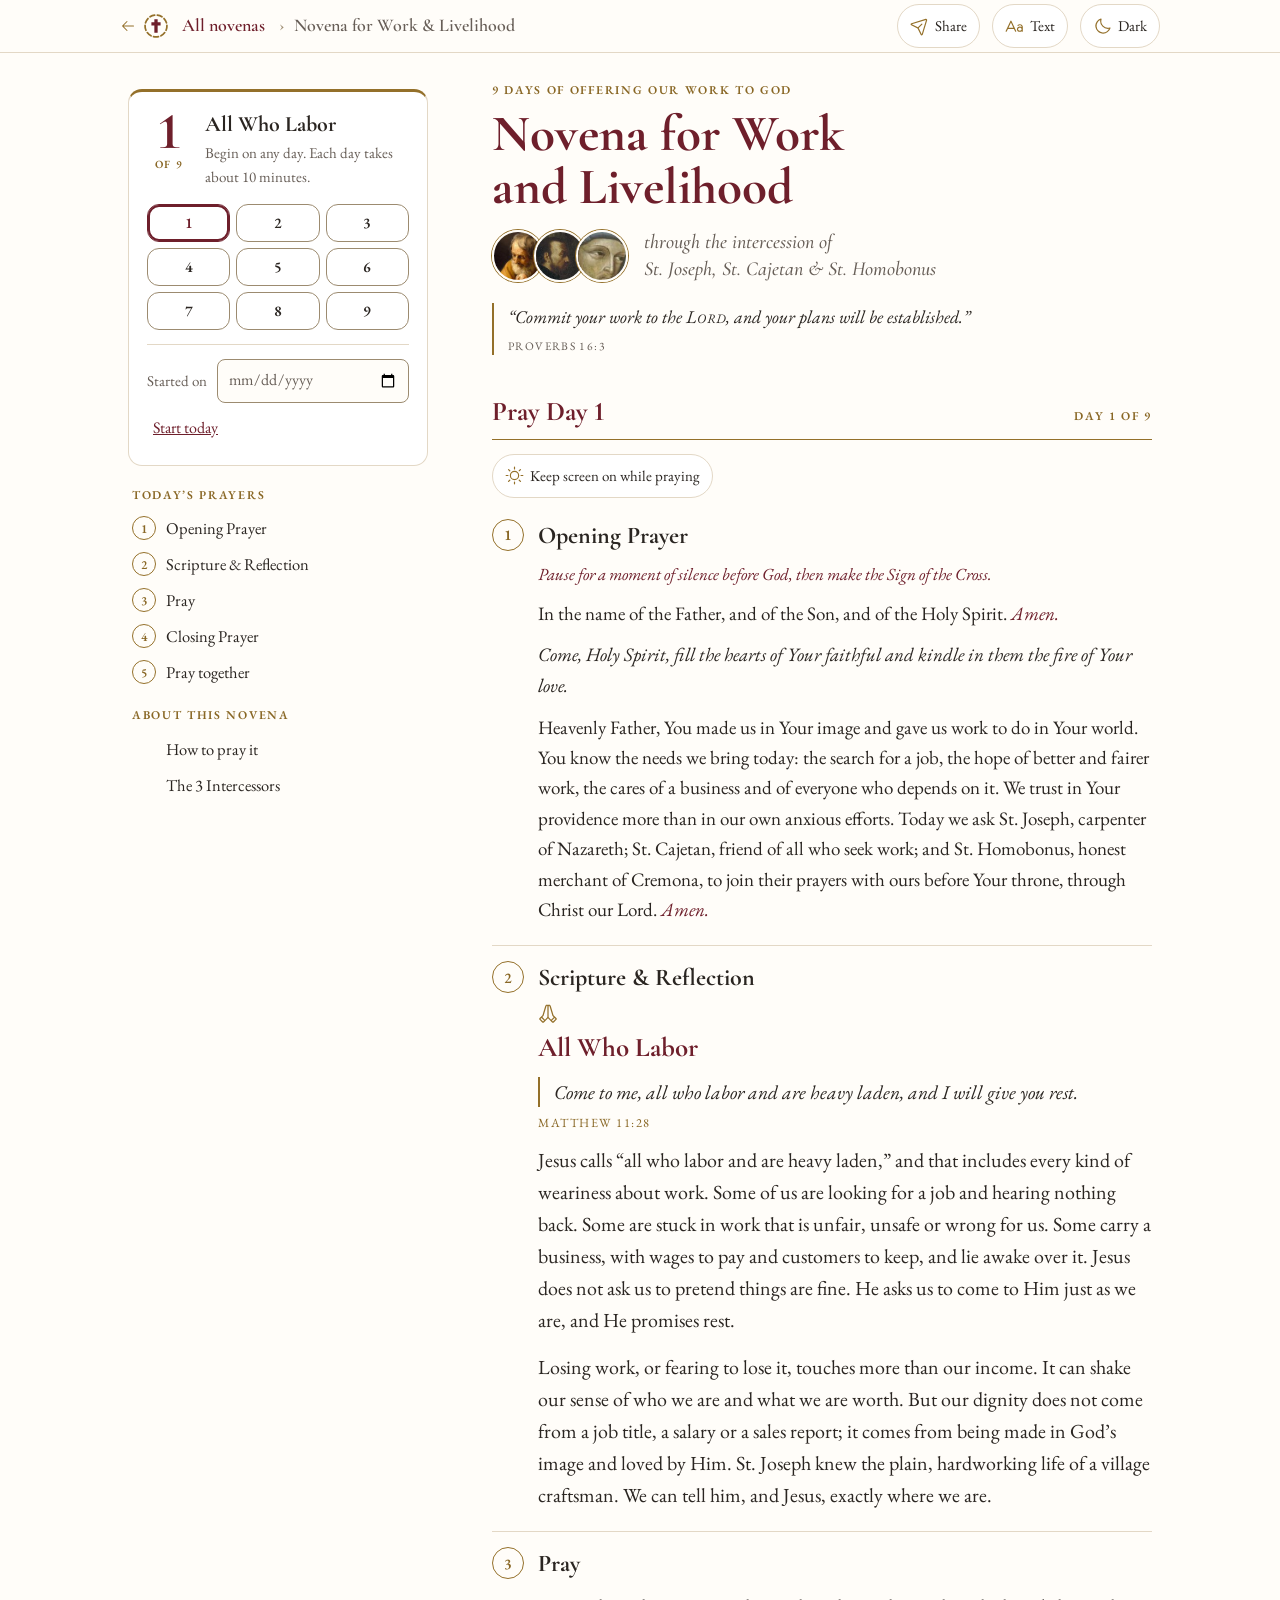
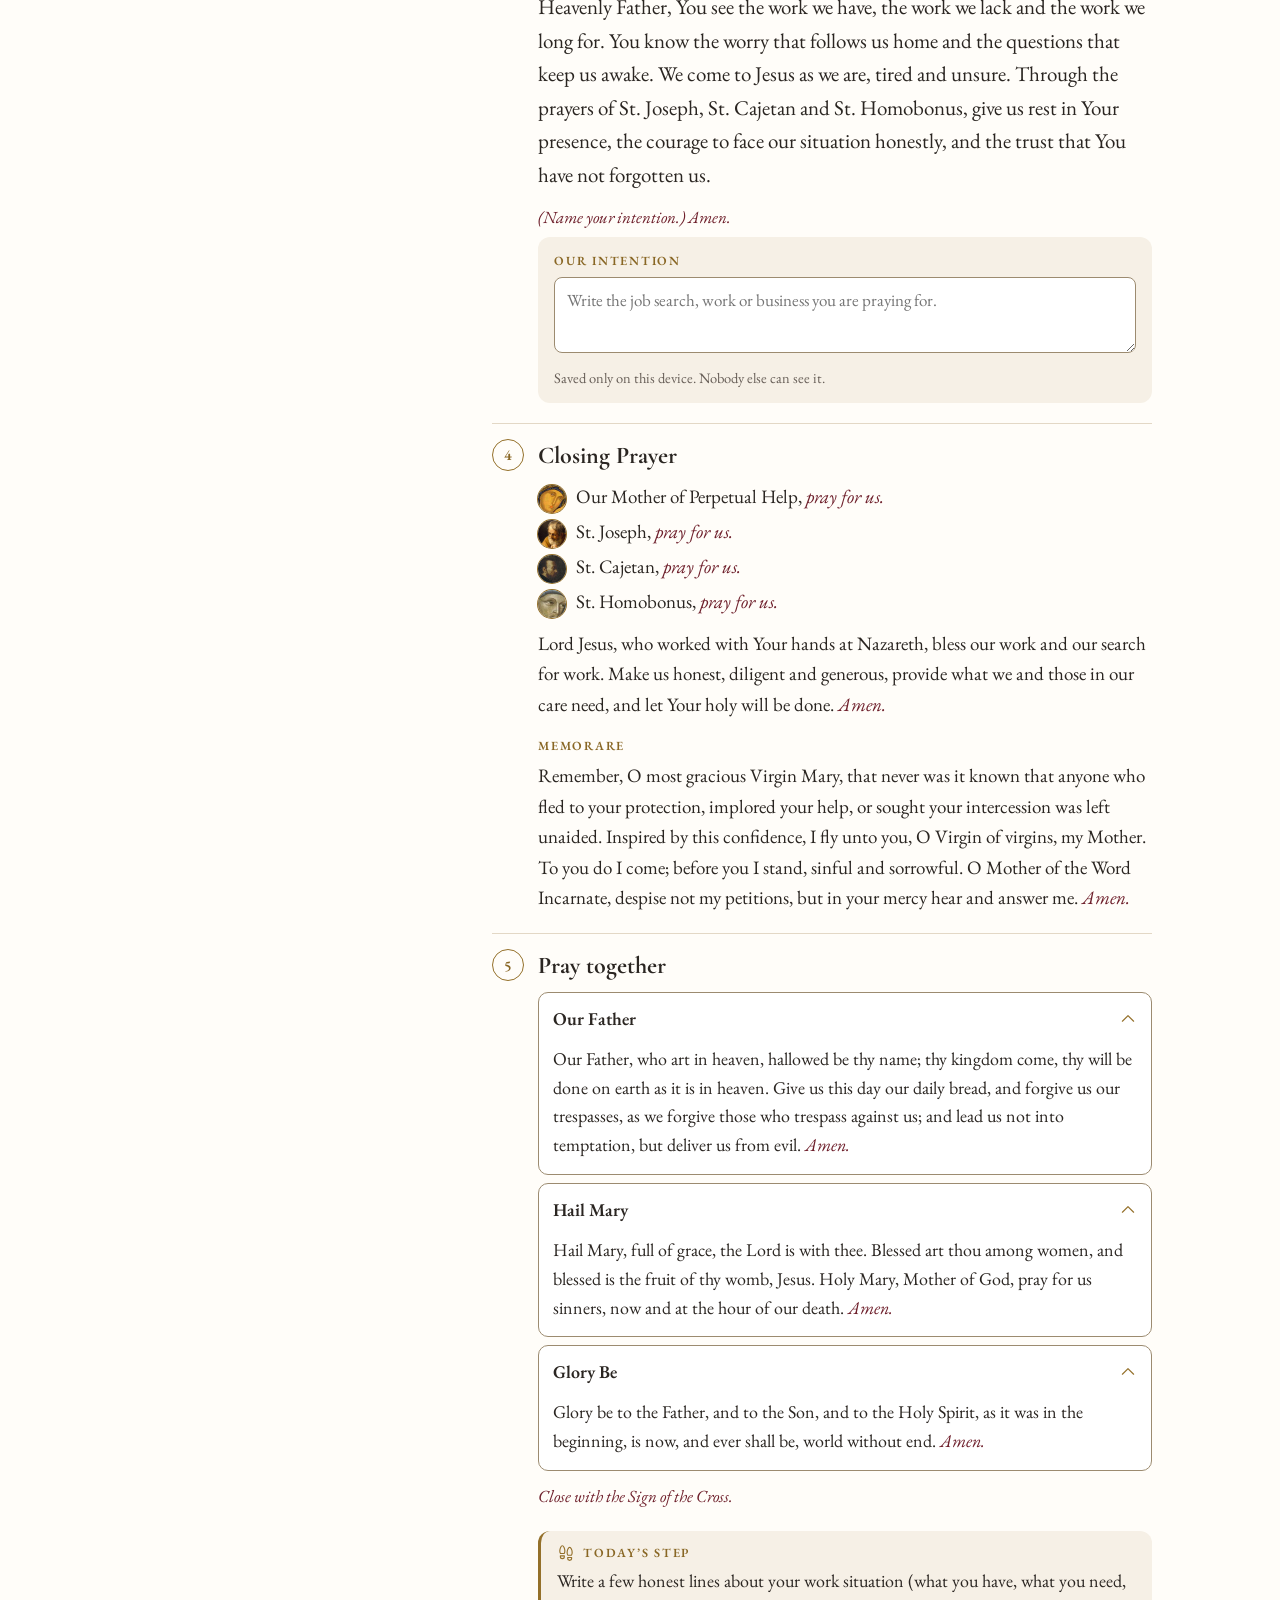
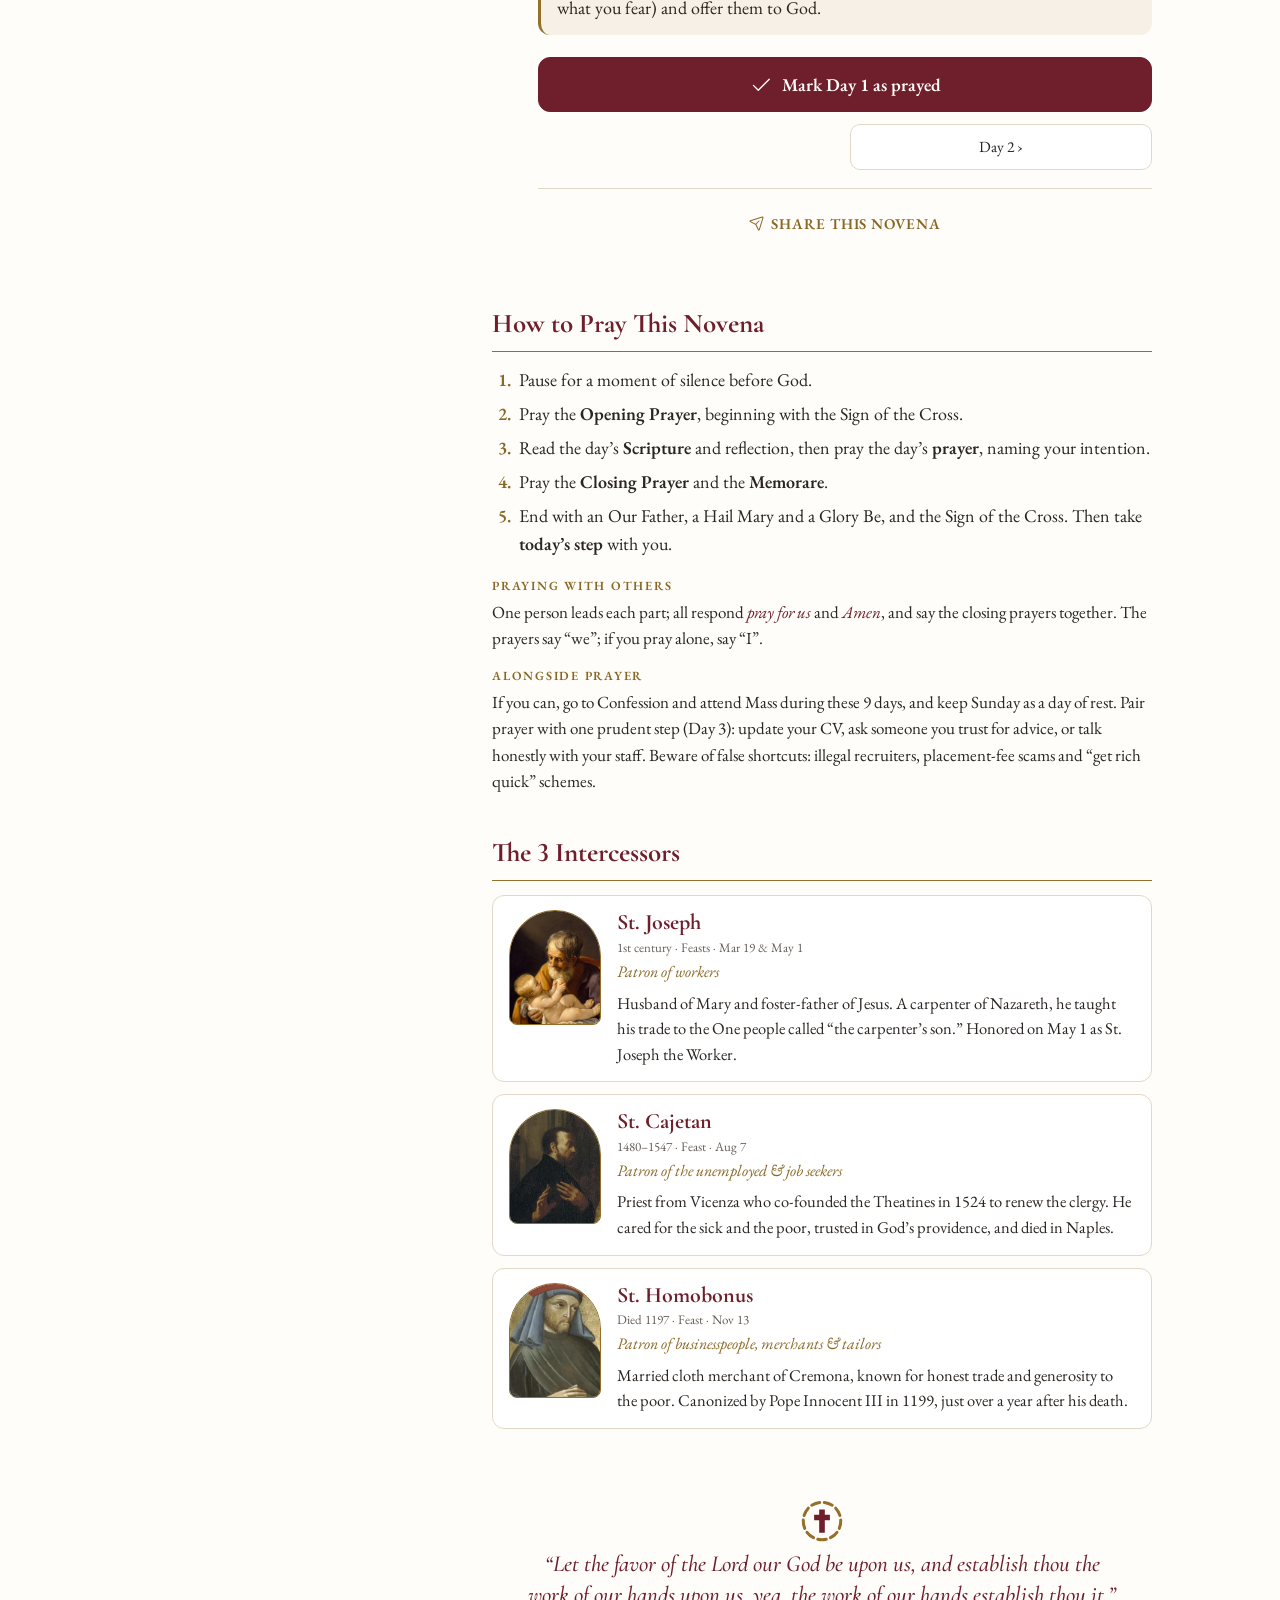
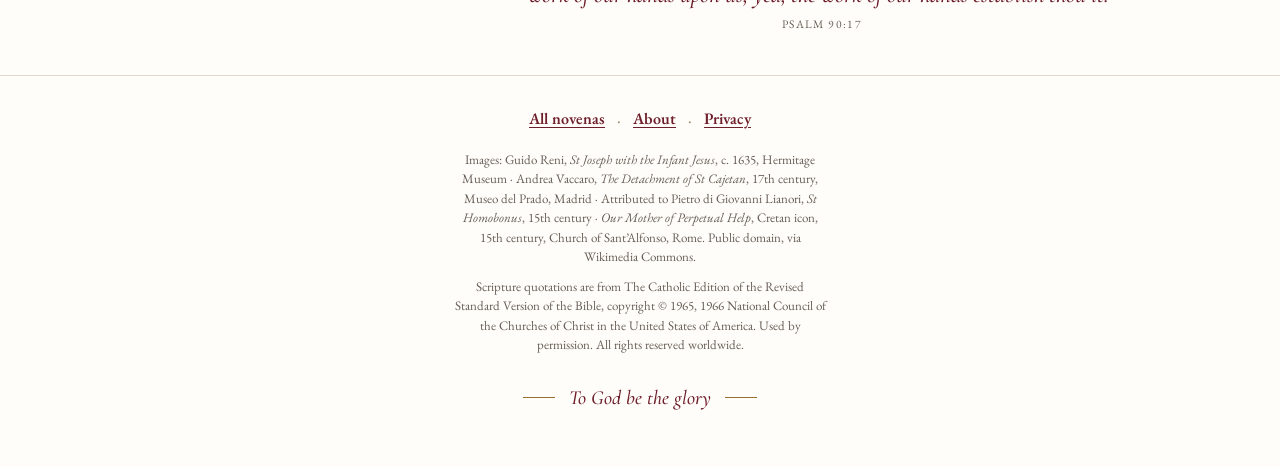
<file: site/work-and-livelihood/index.html>
<!DOCTYPE html>
<html lang="en">
<head>
<meta charset="utf-8">
<meta name="viewport" content="width=device-width, initial-scale=1, viewport-fit=cover">
<title>Novena for Work &amp; Livelihood | Pray a Novena</title>
<meta name="description" content="A 9-day Catholic novena for job seekers, workers and business owners, through St. Joseph, St. Cajetan and St. Homobonus.">
<meta name="theme-color" content="#FFFDF9" media="(prefers-color-scheme: light)">
<meta name="theme-color" content="#0E1524" media="(prefers-color-scheme: dark)">
<meta property="og:type" content="website">
<meta property="og:site_name" content="Pray a Novena">
<meta property="og:url" content="https://prayanovena.com/work-and-livelihood/">
<meta property="og:title" content="Novena for Work and Livelihood | Pray a Novena">
<meta property="og:description" content="9 days of prayer for work and livelihood, through St. Joseph, St. Cajetan and St. Homobonus.">
<meta property="og:image" content="https://prayanovena.com/work-and-livelihood/og.jpg?v=a7fc085f">
<meta property="og:image:alt" content="Novena for Work &amp; Livelihood: 9 days of offering our work to God">
<meta property="og:image:type" content="image/jpeg">
<meta property="og:image:width" content="1200"><meta property="og:image:height" content="630">
<meta name="twitter:card" content="summary_large_image">
<link rel="canonical" href="https://prayanovena.com/work-and-livelihood/">
<link rel="icon" href="../favicon.svg" type="image/svg+xml">
<link rel="apple-touch-icon" href="../apple-touch-icon.png">
<link rel="manifest" href="../manifest.webmanifest">
<link rel="preload" href="../fonts/eb-garamond.woff2" as="font" type="font/woff2" crossorigin>
<link rel="preload" href="../fonts/cormorant-garamond.woff2" as="font" type="font/woff2" crossorigin>
<link rel="stylesheet" href="../fonts/fonts.css">
<style>
/* Novena page. Phone first: one prayer-book column (a "today" card, the 9 days, then the day's prayers
   in the order you pray them). Phones put the 9 days in a bottom bar; from 1024px a sidebar holds them.
   Sections: tokens · base · top bar · hero · today card · day buttons · prayer steps · guide · overlays
   · phones (600px, 420px) · desktop (1024px) · hover · motion · print. */

/* ---- tokens ---- */
:root{
  --paper:#FFFDF9;      /* page */
  --sheet:#FFFFFF;      /* raised surfaces */
  --ink:#2A2521;        /* text */
  --muted:#675E57;      /* secondary text */
  --wine:#6E1F2B;       /* spoken responses, headings */
  --gold:#94702A;       /* icons, rules of emphasis */
  --gold-text:#896725;  /* gold for small text (4.5:1) */
  --rule:#E3D8C6;       /* hairlines */
  --rule-strong:#9C8B70;/* control borders (3:1) */
  --wash:#F6F0E6;       /* soft fills */
  --frame:var(--gold);  /* rings around saint images */
  --cta:#6E1F2B; --on-cta:#FFFDF9;
  --display:"Cormorant Garamond","Cormorant",Garamond,"Times New Roman",serif;
  --body:"EB Garamond",Garamond,Georgia,"Times New Roman",serif;
  --scale:1;            /* text size: 1, 1.15 or 1.35, shared across the site */
  color-scheme:light;
}
@media (prefers-color-scheme:dark){
  :root:not([data-theme="light"]):not([data-mode="light"]){
    --paper:#0E1524; --sheet:#162036; --ink:#ECE6DA; --muted:#A7B0C2; --wine:#EBCF95; --gold:#C9A45A; --gold-text:#D0AD66;
    --rule:#26324C; --rule-strong:#5E6E90; --wash:#1B2740; --frame:color-mix(in srgb,#C9A45A 75%,transparent); --cta:#C9A45A; --on-cta:#0E1524; color-scheme:dark;
  }
}
:root[data-theme="dark"]:not([data-mode="light"]),:root[data-mode="dark"]{
  --paper:#0E1524; --sheet:#162036; --ink:#ECE6DA; --muted:#A7B0C2; --wine:#EBCF95; --gold:#C9A45A; --gold-text:#D0AD66;
  --rule:#26324C; --rule-strong:#5E6E90; --wash:#1B2740; --frame:color-mix(in srgb,#C9A45A 75%,transparent); --cta:#C9A45A; --on-cta:#0E1524; color-scheme:dark;
}

/* ---- base ---- */
*{box-sizing:border-box}
html,body{margin:0}
html{scroll-padding-top:124px}
body{background:var(--paper);color:var(--ink);font-family:var(--body);font-size:calc(18px * var(--scale));line-height:1.55;-webkit-font-smoothing:antialiased;text-rendering:optimizeLegibility;
  font-variant-numeric:lining-nums;font-feature-settings:"lnum" 1} /* modern numerals, so "1" never reads as Roman "I" */
button,input,textarea{font:inherit;color:inherit}
a{color:var(--wine)}
svg.i{width:1em;height:1em;fill:currentColor;flex:none}
:focus-visible{outline:2px solid var(--gold);outline-offset:3px;border-radius:4px}
.wrap{max-width:680px;margin:0 auto;padding:0 20px}
section{padding:30px 0 8px}
#prayer{scroll-margin-top:124px}
/* small gold caps labels */
.kicker,.ref,.sub-h,.intent label,.tip h3,.h2 .n,.daynum small,.dayicon,.toc-h,.todaystep .tslabel{font-weight:600;letter-spacing:.14em;text-transform:uppercase;color:var(--gold-text)}
.daynum,.track button,.step .num,.h2 .n,.dcap,.daynum small,.toc .num{font-variant-numeric:lining-nums tabular-nums;font-feature-settings:"lnum" 1,"tnum" 1}

/* ---- top bar ---- */
.bar{position:sticky;top:0;z-index:5;background:var(--paper);border-bottom:1px solid var(--rule)}
.bar .wrap{position:relative;display:flex;align-items:center;gap:12px;height:52px}
.home{display:flex;align-items:center;gap:12px;flex:none;min-width:0;text-decoration:none;min-height:44px}
.barshare{margin-left:auto}
.home .back-ic{font-size:16px;color:var(--gold);margin-right:-6px}
.bar .mark{color:var(--wine);font-size:28px;line-height:1}
.bar .name{font-family:var(--display);font-weight:600;font-size:18px;color:var(--wine);flex:1;white-space:nowrap;overflow:hidden;text-overflow:ellipsis}
.name .short{display:none}
.home .lbl{font-family:var(--display);font-weight:600;font-size:18px;color:var(--wine);white-space:nowrap}
.bar .name{color:var(--muted);min-width:0}
.bar .name::before{content:"›";margin:0 10px 0 2px;color:var(--rule-strong)}
@media (max-width:899px){.name .long{display:none}.name .short{display:inline}}
.hero .back{display:none}
.skip{position:absolute;left:12px;top:-60px;z-index:20;padding:10px 16px;border-radius:999px;background:var(--cta);color:var(--on-cta);font-weight:600;text-decoration:none}
.skip:focus{top:8px}
.sr{position:absolute;width:1px;height:1px;padding:0;margin:-1px;overflow:hidden;clip:rect(0 0 0 0);white-space:nowrap;border:0}
#prayHead:focus{outline:none}
#prayHead:focus-visible{outline:2px solid var(--gold);outline-offset:4px}
.iconbtn{display:inline-flex;align-items:center;justify-content:center;gap:6px;min-width:44px;height:44px;padding:0 12px;border:1px solid var(--rule);border-radius:999px;background:var(--sheet);color:var(--ink);cursor:pointer;font-size:15px}
.iconbtn svg{font-size:19px;color:var(--gold)}
.iconbtn:hover{border-color:var(--gold)}

/* ---- hero ---- */
.hero{padding:40px 0 12px;text-align:center}
.back{display:inline-flex;align-items:center;gap:6px;min-height:44px;padding:0 4px;margin:-8px 0 6px;color:var(--gold-text);font-size:15px;letter-spacing:.06em;text-transform:uppercase;text-decoration:none;font-weight:600}
button.back{background:none;border:0;cursor:pointer;font-family:var(--body)}
.back .i{width:16px;height:16px}
.back:hover,.back:focus-visible{text-decoration:underline;text-underline-offset:3px}
.cross{color:var(--wine);font-size:26px;line-height:1}
.cross svg{font-size:48px}
.kicker{margin:10px 0 0;font-size:calc(12px * var(--scale))}
h1{font-family:var(--display);font-weight:700;color:var(--wine);font-size:clamp(34px,8vw,46px);line-height:1.05;margin:10px 0 8px;text-wrap:balance}
.sub{font-family:var(--display);font-style:italic;font-size:calc(clamp(16.5px,4.6vw,20px) * var(--scale));line-height:1.35;color:var(--muted);margin:0 auto}
.sub .l2{display:block;text-wrap:balance}
.sub .nb{white-space:nowrap}
.epi{margin:18px auto 0;font-style:italic;font-size:calc(17px * var(--scale));max-width:34ch}
.cite{display:block;font-style:normal;font-size:calc(11.5px * var(--scale));letter-spacing:.12em;color:var(--muted);margin-top:4px;text-transform:uppercase}
.faces{display:flex;justify-content:center;gap:10px;margin:20px 0 0}
.faces img{width:56px;height:56px;border-radius:50%;object-fit:cover;margin:0;border:0;box-shadow:0 0 0 1px var(--frame)}

/* ---- today card ---- */
.today{margin:24px 0 8px;background:var(--sheet);border:1px solid var(--rule);border-top:3px solid var(--gold);border-radius:14px;padding:20px 20px 18px}
.today-top{display:flex;align-items:flex-start;gap:16px}
.daynum{font-family:var(--display);font-weight:700;color:var(--wine);font-size:60px;line-height:.85;min-width:56px;text-align:center}
.daynum small{display:block;white-space:nowrap;font-family:var(--body);font-size:calc(11px * min(var(--scale),1.15));margin-top:6px}
.today .ttl{font-family:var(--display);font-weight:700;font-size:calc(25px * var(--scale));line-height:1.15;margin:2px 0 4px;color:var(--ink);text-wrap:balance}
.today .status{margin:0;color:var(--muted);font-size:calc(16px * var(--scale))}
.cta{display:flex;align-items:center;justify-content:center;gap:10px;width:100%;margin-top:16px;border:0;border-radius:12px;background:var(--cta);color:var(--on-cta);font-size:calc(18px * min(var(--scale),1.15));font-weight:600;padding:14px 18px;cursor:pointer}
.cta svg{font-size:22px}
.startrow{display:flex;flex-wrap:wrap;align-items:center;gap:8px 12px;margin-top:14px;padding-top:14px;border-top:1px solid var(--rule);font-size:calc(15px * min(var(--scale),1.15));color:var(--muted)}
.startrow input{border:1px solid var(--rule-strong);border-radius:8px;background:var(--paper);padding:6px 10px;font-size:16px;min-height:44px}
.startrow .link{background:none;border:0;color:var(--wine);text-decoration:underline;cursor:pointer;min-height:44px;padding:0 6px;font-size:16px}
#resetAll{margin-left:auto}
#resetAll[hidden]{display:none}

/* ---- the 9 day buttons: a strip under the bar (tablet), a bottom bar (phone), a grid in the sidebar (desktop) ---- */
.days{position:sticky;top:53px;z-index:4;background:var(--paper);border-bottom:1px solid var(--rule)}
.dcap{display:none;margin:0;padding-top:7px;font-size:calc(13px * min(var(--scale),1.15));letter-spacing:.06em;color:var(--muted);white-space:nowrap;overflow:hidden;text-overflow:ellipsis;text-align:center}
.dcap b{color:var(--gold-text);font-weight:600;letter-spacing:.14em}
.track{display:grid;grid-template-columns:repeat(9,1fr);gap:4px;margin:18px 0 4px;padding:0;list-style:none}
.days .track{margin:0;padding:6px 0 7px}
.track button{position:relative;width:100%;height:44px;margin:0 auto;display:grid;place-items:center;border-radius:12px;border:1.5px solid var(--rule-strong);background:transparent;color:var(--ink);cursor:pointer;font-size:calc(15px * min(var(--scale),1.15));font-weight:600;padding:0}
.track button.done{background:var(--gold);border-color:var(--gold);color:var(--sheet)}
.track button.sel{border-color:var(--wine);box-shadow:0 0 0 2px var(--wine) inset;color:var(--wine)}
.track button.done.sel{color:var(--sheet);box-shadow:0 0 0 2px var(--sheet) inset,0 0 0 2px var(--wine)}
.track button.now::after{content:"";position:absolute;left:50%;bottom:5px;width:5px;height:5px;margin-left:-2.5px;border-radius:50%;background:currentColor}
.track button.now:not(.sel):not(.done){color:var(--wine);border-color:var(--wine)}
.toc,.grid9{display:none}

/* ---- prayer steps ---- */
.h2{display:flex;align-items:baseline;gap:10px;font-family:var(--display);font-weight:700;color:var(--wine);font-size:calc(27px * var(--scale));margin:0 0 14px;padding-bottom:6px;border-bottom:1px solid var(--gold)}
.h2 .n{font-family:var(--body);font-size:12px;margin-left:auto}
.wake{margin:-4px 0 14px;font-size:calc(15px * min(var(--scale),1.15))}
.wake[aria-pressed="true"]{border-color:var(--gold);background:var(--wash)}
.flow{font-size:calc(14.5px * var(--scale));color:var(--muted);margin:-6px 0 18px}
.steps{list-style:none;margin:0;padding:0;display:flex;flex-direction:column;gap:0}
.step{position:relative;padding:18px 0 20px 46px;border-bottom:1px solid var(--rule)}
.step:last-child{border-bottom:0}
.step .num{position:absolute;left:0;top:15px;width:32px;height:32px;border-radius:50%;border:1.5px solid var(--gold);color:var(--gold-text);display:grid;place-items:center;font-family:var(--body);font-size:15px;font-weight:600;letter-spacing:0}
.label{display:flex;align-items:center;gap:12px;margin:0 0 12px;font-family:var(--display);font-weight:700;font-size:calc(24px * var(--scale));line-height:1.15;color:var(--ink)}
.read{font-size:calc(19px * var(--scale));line-height:1.6}
.read p{margin:0 0 .6em}
.read p:last-child{margin-bottom:0}
.pray .read{font-size:calc(21px * var(--scale))}
.resp{color:var(--wine);font-style:italic}
.rubric{color:var(--wine);font-style:italic;font-size:calc(17px * var(--scale))}
.dayicon{display:inline-flex;align-items:center;gap:8px;font-size:12.5px}
.dayicon svg{font-size:20px;color:var(--gold)}
.dayicon span{position:absolute;width:1px;height:1px;overflow:hidden;clip:rect(0 0 0 0);white-space:nowrap}
.daytitle{font-family:var(--display);font-weight:700;color:var(--wine);font-size:calc(27px * var(--scale));line-height:1.15;margin:0 0 14px;text-wrap:balance}
.passage{margin:0;font-style:italic;font-size:calc(19.5px * var(--scale));line-height:1.55;padding-left:14px;border-left:2px solid var(--gold);text-wrap:pretty}
.passage .ln{display:block;padding-left:1.5em;text-indent:-1.5em;text-wrap:balance}
.passage .ln:nth-child(even){padding-left:2.6em}
.sc{font-variant:small-caps;letter-spacing:.02em}
.ref{font-size:calc(12.5px * var(--scale));letter-spacing:.12em;font-weight:400;margin:6px 0 12px}
.refl{font-size:calc(20px * var(--scale));line-height:1.6;margin:0}
.refl2{margin-top:.75em}
.litany p{position:relative;margin:0 0 .25em;padding-left:calc(38px * var(--scale))}
.litany .resp{white-space:nowrap}
.av{position:absolute;left:0;top:.15em;width:calc(28px * var(--scale));height:calc(28px * var(--scale));border-radius:50%;object-fit:cover;vertical-align:middle;box-shadow:0 0 0 1px var(--frame)}
.av-none{display:grid;place-items:center;background:var(--wash);color:var(--gold);font-size:calc(14px * var(--scale))}
.sub-h{font-size:calc(12.5px * var(--scale));margin:16px 0 6px}
.intent{background:var(--wash);border-radius:12px;padding:14px 16px;margin-top:6px}
.intent label{display:block;font-size:calc(12.5px * var(--scale));margin-bottom:6px}
.intent textarea{width:100%;min-height:76px;border:1px solid var(--rule-strong);border-radius:8px;background:var(--sheet);padding:10px 12px;font-size:17px;line-height:1.5;resize:vertical}
.hint{font-size:calc(14.5px * var(--scale));color:var(--muted);margin:4px 0 0}
.intent .hint{margin-top:6px}
details.prayer{border:1px solid var(--rule-strong);border-radius:10px;background:var(--sheet);margin:8px 0}
details.prayer summary{list-style:none;cursor:pointer;display:flex;align-items:center;gap:10px;padding:12px 14px;font-weight:600;font-size:calc(18px * var(--scale))}
details.prayer summary::-webkit-details-marker{display:none}
details.prayer summary svg{margin-left:auto;color:var(--gold);transition:transform .2s}
details.prayer[open] summary svg{transform:rotate(180deg)}
details.prayer .read{padding:0 14px 14px;font-size:calc(18px * var(--scale))}
.todaystep{margin:22px 0 0;background:var(--wash);border-radius:12px;padding:12px 16px 14px;border-left:3px solid var(--gold)}
.todaystep .tslabel{display:flex;align-items:center;gap:8px;margin:0 0 4px;font-size:calc(12.5px * var(--scale))}
.todaystep .tslabel svg{font-size:18px;color:var(--gold)}
.todaystep p:last-child{margin:0;font-size:calc(18px * var(--scale));line-height:1.5}
.markdone{display:flex;align-items:center;justify-content:center;gap:10px;width:100%;margin:22px 0 0;border:1.5px solid var(--cta);border-radius:12px;background:var(--cta);color:var(--on-cta);font-size:calc(18px * min(var(--scale),1.15));font-weight:600;padding:13px 16px;cursor:pointer}
.markdone svg{color:inherit;font-size:22px}
.markdone.is-done{background:var(--gold);border-color:var(--gold);color:var(--sheet)}
.markdone.is-done svg{color:var(--sheet)}
.daynav{display:flex;justify-content:space-between;gap:10px;margin-top:12px}
.donenote{margin:12px 0 0;text-align:center;font-style:italic;color:var(--muted);font-size:calc(16.5px * var(--scale))}
.donenote[hidden]{display:none}
.daynav button{flex:1;min-height:44px;border:1px solid var(--rule);background:var(--sheet);border-radius:10px;padding:10px;cursor:pointer;font-size:calc(15.5px * min(var(--scale),1.15));color:var(--ink)}
.daynav button:disabled{opacity:.4;cursor:default;visibility:hidden}
.sharerow{display:flex;justify-content:center;margin:18px 0 0;padding-top:12px;border-top:1px solid var(--rule)}
.sharerow .back{margin:0}

/* ---- guide: how to pray, tips, intercessors, close ---- */
ol.how{margin:0;padding-left:1.3em}
ol.how li{margin:0 0 6px;padding-left:4px}
ol.how li::marker{color:var(--gold-text);font-weight:600}
.tips{display:grid;gap:14px}
.tip h3{font-size:calc(12.5px * var(--scale));margin:0 0 4px}
.tip p{margin:0;font-size:calc(17px * var(--scale))}
.saints{display:grid;gap:12px}
.saint{display:grid;grid-template-columns:92px 1fr;gap:16px;align-items:start;background:var(--sheet);border:1px solid var(--rule);border-radius:12px;padding:14px 16px}
.portrait{width:92px;height:115px;object-fit:cover;border-radius:46px 46px 8px 8px;border:1px solid var(--frame);background:var(--wash)}
.saint h3{font-family:var(--display);font-weight:700;color:var(--wine);font-size:calc(22px * var(--scale));line-height:1.15;margin:0}
.saint .meta{font-size:calc(13px * var(--scale));color:var(--muted);margin:2px 0 0}
.saint .pat{font-style:italic;color:var(--gold-text);margin:2px 0 6px;font-size:calc(16px * var(--scale))}
.saint p{margin:0;font-size:calc(16.5px * var(--scale))}
.close{text-align:center;padding:36px 0 18px}
.close blockquote{margin:0;font-family:var(--display);font-style:italic;color:var(--wine);font-size:calc(23px * var(--scale));line-height:1.35;text-wrap:balance}

/* ---- site footer (shared by every page; built by tools/build.py) ---- */
.site-foot{margin-top:40px;border-top:1px solid var(--rule);text-align:center;color:var(--muted)}
.site-foot .wrap{padding-top:22px;padding-bottom:calc(56px + env(safe-area-inset-bottom))}
.foot-nav{display:flex;flex-wrap:wrap;justify-content:center;align-items:center;margin:0 0 8px}
.foot-nav a{display:inline-flex;align-items:center;min-height:44px;padding:0 12px;color:var(--wine);font-weight:600;font-size:calc(16px * var(--scale));text-underline-offset:3px}
.foot-nav a[aria-current="page"]{text-decoration:none;color:var(--muted)}
.foot-nav span{color:var(--rule-strong)}
.fnote{font-size:calc(13.5px * var(--scale));line-height:1.5;color:var(--muted);max-width:62ch;margin:0 auto 10px}
.fnote a{color:inherit;text-underline-offset:2px}
.fnote.warn{font-size:calc(15px * var(--scale));color:var(--ink)}
.fnote.credits{font-size:calc(13px * var(--scale))}
.amdg{display:flex;align-items:center;justify-content:center;gap:14px;margin:30px 0 0;font-family:var(--display);font-style:italic;font-weight:500;font-size:calc(20px * var(--scale));line-height:1.3;color:var(--wine)}
.amdg::before,.amdg::after{content:"";flex:none;width:32px;height:1px;background:var(--gold)}


/* ---- overlays: text size popover, toast ---- */
.sizer{display:none;position:absolute;right:20px;top:56px;background:var(--sheet);border:1px solid var(--rule);border-radius:12px;padding:8px;gap:6px;box-shadow:0 8px 24px rgb(0 0 0 / .12)}
.sizer.open{display:flex}
.sizer button{min-width:48px;height:44px;border:1px solid var(--rule);border-radius:8px;background:var(--paper);cursor:pointer;font-family:var(--display);font-weight:700;color:var(--wine)}
.sizer button[aria-pressed="true"]{border-color:var(--wine);box-shadow:0 0 0 1px var(--wine) inset}
.toast{position:fixed;left:50%;bottom:calc(22px + env(safe-area-inset-bottom));transform:translateX(-50%);background:var(--ink);color:var(--paper);padding:10px 18px;border-radius:999px;font-size:calc(15px * min(var(--scale),1.15));width:max-content;max-width:calc(100vw - 32px);text-align:center;overflow-wrap:anywhere;opacity:0;pointer-events:none;transition:opacity .25s}
.toast.show{opacity:1}

/* ---- phones ---- */
@media (max-width:600px){
  html{scroll-padding-top:64px;scroll-padding-bottom:calc(104px + env(safe-area-inset-bottom))}
  body{padding-bottom:calc(96px + env(safe-area-inset-bottom))}
  #prayer{scroll-margin-top:64px}
  .bar .wrap{gap:8px}
  .home{gap:10px}
  .bar .name{display:none}
  .bar .mark{font-size:30px}
  #sizeBtn>span,#themeLabel,.barshare>span{display:none}
  .bar .iconbtn{width:44px;min-width:44px;padding:0}
  .bar .iconbtn svg{font-size:21px}
  /* a shorter hero, so today's card and its button come into view sooner; the bar's arrow leads back */
  .hero{padding-top:22px}
  .hero .cross{display:none}
  .kicker{margin-top:0}
  .epi{margin-top:12px}
  .faces{margin-top:14px}
  .faces img{width:48px;height:48px}
  .today{margin-top:18px}
  /* the 9 days become a bottom tab bar, in thumb reach */
  .days{position:fixed;top:auto;bottom:0;left:0;right:0;border-bottom:0;border-top:1px solid var(--rule);box-shadow:0 -6px 18px rgb(0 0 0 / .06);padding-bottom:env(safe-area-inset-bottom)}
  .dcap{display:block}
  .days .track{padding:5px 0 8px}
  .toast{bottom:calc(108px + env(safe-area-inset-bottom))}
}
@media (max-width:420px){
  body{font-size:calc(17px * var(--scale))}
  .wrap{padding:0 16px}
  .today{padding:18px 14px}
  .daynum{font-size:52px}
  .step{padding-left:0}
  .step .num{position:static;display:inline-grid;flex:none}
}
/* narrow screens or large text: the saint's story runs under the portrait instead of in a thin column */
@media (max-width:480px){
  .saint{grid-template-columns:76px minmax(0,1fr);grid-template-rows:auto auto auto 1fr;column-gap:14px;row-gap:0;padding:14px}
  .saint>div{display:contents}
  .saint .portrait{grid-column:1;grid-row:1 / span 4;width:76px;height:95px;border-radius:38px 38px 8px 8px}
  .saint h3,.saint .meta,.saint .pat{grid-column:2}
  .saint .pat{margin-bottom:0}
  .saint div p:last-child{grid-column:1 / -1;grid-row:5;margin-top:10px}
}

/* ---- desktop: a prayer column with a sidebar ---- */
@media (min-width:1024px){
  html{scroll-padding-top:80px}
  #prayer{scroll-margin-top:80px;padding-top:0}
  .wrap{max-width:1120px;padding:0 40px}
  .days,.flow,.today .cta,.hero .cross{display:none}
  /* the page is a grid: the sidebar on the left, and the title opens the prayer column like a book page */
  main.wrap{display:grid;grid-template-columns:300px minmax(0,660px);grid-template-areas:"side hero" "side col" "side close";column-gap:64px;justify-content:center;align-items:start}
  .layout{display:contents}
  .side{grid-area:side;position:sticky;top:72px;max-height:calc(100vh - 88px);overflow:auto;padding:4px;margin:32px -4px -4px;scrollbar-width:thin}
  .col{grid-area:col}
  .close{grid-area:close}
  .hero{grid-area:hero;text-align:left;padding:28px 0 36px;display:grid;grid-template-columns:auto minmax(0,1fr);align-items:center;column-gap:16px}
  .hero>*{grid-column:1 / -1}
  .kicker{grid-row:2;margin:0}
  h1{grid-row:3;font-size:clamp(44px,4vw,54px);margin:8px 0 14px}
  .faces{grid-column:1;grid-row:4;margin:0;gap:0;padding-left:10px}
  .faces img{width:52px;height:52px;margin-left:-10px;border:2px solid var(--paper)}
  .sub{grid-column:2;grid-row:4;font-size:20px;margin:0}
  .epi{grid-row:5;margin:20px 0 0;max-width:none;font-size:18px;padding-left:14px;border-left:2px solid var(--gold)}
  .epi .cite{margin-top:6px}
  .today{margin:0;padding:18px 18px 14px}
  .today-top{gap:14px}
  .daynum{font-size:52px;min-width:44px}
  .today .ttl{font-size:calc(22px * var(--scale))}
  .today .status{font-size:calc(15px * var(--scale))}
  .grid9{display:grid;grid-template-columns:repeat(3,1fr);gap:6px;margin:16px 0 0}
  .grid9 button{height:38px}
  .startrow{gap:4px 10px}
  .startrow input{flex:1 1 130px}
  .toc{display:block;margin:20px 0 0;padding:0 4px}
  .toc-h{margin:0 0 6px;font-size:calc(12px * min(var(--scale),1.15))}
  .toc ol,.toc ul{list-style:none;margin:0 0 16px;padding:0}
  .toc a{display:flex;align-items:center;gap:10px;min-height:36px;padding:4px 10px;margin:0 -10px;border-radius:8px;color:var(--ink);text-decoration:none;font-size:calc(16.5px * min(var(--scale),1.15));line-height:1.25}
  .toc a:hover{background:var(--wash)}
  .toc a[aria-current]{color:var(--wine);font-weight:600;background:var(--wash)}
  .toc ul a{padding-left:44px}
  .toc .num{flex:none;width:24px;height:24px;border-radius:50%;border:1.5px solid var(--gold);color:var(--gold-text);display:grid;place-items:center;font-size:12.5px;font-weight:600}
  .toc a[aria-current] .num{background:var(--gold);color:var(--sheet)}
  .wake{margin:0 0 6px}
  /* short laptop screens: keep the whole sidebar in view */
  @media (max-height:820px){
    .today{padding:14px 16px 12px}
    .grid9{margin-top:12px}
    .grid9 button{height:34px}
    .startrow{margin-top:10px;padding-top:10px}
    .toc{margin-top:14px}
    .toc a{min-height:32px;padding-top:2px;padding-bottom:2px}
    .toc ol,.toc ul{margin-bottom:10px}
  }
  .close{padding-top:60px;max-width:640px;margin:0 auto;justify-self:center}
  .site-foot{margin-top:24px}
}

/* ---- hover (mouse only), motion, print ---- */
@media (hover:hover){
  .track button:not(.sel):not(.done):hover{border-color:var(--wine);color:var(--wine)}
  .daynav button:not(:disabled):hover,.startrow input:hover{border-color:var(--gold)}
  .cta:hover{filter:brightness(1.1)}
  .markdone:not(.is-done):hover{background:var(--wash)}
  details.prayer summary:hover{color:var(--wine)}
}
@media (prefers-reduced-motion:reduce){*{transition:none!important;scroll-behavior:auto!important}}
@media print{.bar,.days,.toc,.today .cta,.markdone,.donenote,.daynav,.intent,.startrow,.barshare,.sharerow,.foot-nav{display:none}}
</style>
</head>
<body>
<a class="skip" href="#prayHead">Skip to the prayer</a>
<svg xmlns="http://www.w3.org/2000/svg" style="display:none" aria-hidden="true"><symbol id="i-logo" viewBox="0 0 64 64"><path fill="none" style="stroke:var(--gold,#94702A)" stroke-width="4" stroke-linecap="round" d="M35.05 7.19A25 25 0 0 1 45.62 11.03M50.28 14.95A25 25 0 0 1 55.91 24.69M56.97 30.69A25 25 0 0 1 55.01 41.77M51.97 47.05A25 25 0 0 1 43.35 54.28M37.62 56.36A25 25 0 0 1 26.38 56.36M20.65 54.28A25 25 0 0 1 12.03 47.05M8.99 41.77A25 25 0 0 1 7.03 30.69M8.09 24.69A25 25 0 0 1 13.72 14.95M18.38 11.03A25 25 0 0 1 28.95 7.19"/><path d="M28.25 16.5h7.5v7.0h6.75v7.5h-6.75v16.5h-7.5v-16.5h-6.75v-7.5h6.75z"/></symbol><symbol id="i-cross" viewBox="0 0 256 256"><path d="M200,72H160V32a16,16,0,0,0-16-16H112A16,16,0,0,0,96,32V72H56A16,16,0,0,0,40,88v32a16,16,0,0,0,16,16H96v88a16,16,0,0,0,16,16h32a16,16,0,0,0,16-16V136h40a16,16,0,0,0,16-16V88A16,16,0,0,0,200,72Zm0,48H152a8,8,0,0,0-8,8v96H112V128a8,8,0,0,0-8-8H56V88h48a8,8,0,0,0,8-8V32h32V80a8,8,0,0,0,8,8h48Z"/></symbol><symbol id="i-sun" viewBox="0 0 256 256"><path d="M120,40V16a8,8,0,0,1,16,0V40a8,8,0,0,1-16,0Zm72,88a64,64,0,1,1-64-64A64.07,64.07,0,0,1,192,128Zm-16,0a48,48,0,1,0-48,48A48.05,48.05,0,0,0,176,128ZM58.34,69.66A8,8,0,0,0,69.66,58.34l-16-16A8,8,0,0,0,42.34,53.66Zm0,116.68-16,16a8,8,0,0,0,11.32,11.32l16-16a8,8,0,0,0-11.32-11.32ZM192,72a8,8,0,0,0,5.66-2.34l16-16a8,8,0,0,0-11.32-11.32l-16,16A8,8,0,0,0,192,72Zm5.66,114.34a8,8,0,0,0-11.32,11.32l16,16a8,8,0,0,0,11.32-11.32ZM48,128a8,8,0,0,0-8-8H16a8,8,0,0,0,0,16H40A8,8,0,0,0,48,128Zm80,80a8,8,0,0,0-8,8v24a8,8,0,0,0,16,0V216A8,8,0,0,0,128,208Zm112-88H216a8,8,0,0,0,0,16h24a8,8,0,0,0,0-16Z"/></symbol><symbol id="i-moon" viewBox="0 0 256 256"><path d="M233.54,142.23a8,8,0,0,0-8-2,88.08,88.08,0,0,1-109.8-109.8,8,8,0,0,0-10-10,104.84,104.84,0,0,0-52.91,37A104,104,0,0,0,136,224a103.09,103.09,0,0,0,62.52-20.88,104.84,104.84,0,0,0,37-52.91A8,8,0,0,0,233.54,142.23ZM188.9,190.34A88,88,0,0,1,65.66,67.11a89,89,0,0,1,31.4-26A106,106,0,0,0,96,56,104.11,104.11,0,0,0,200,160a106,106,0,0,0,14.92-1.06A89,89,0,0,1,188.9,190.34Z"/></symbol><symbol id="i-text-aa" viewBox="0 0 256 256"><path d="M87.24,52.59a8,8,0,0,0-14.48,0l-64,136a8,8,0,1,0,14.48,6.81L39.9,160h80.2l16.66,35.4a8,8,0,1,0,14.48-6.81ZM47.43,144,80,74.79,112.57,144ZM200,96c-12.76,0-22.73,3.47-29.63,10.32a8,8,0,0,0,11.26,11.36c3.8-3.77,10-5.68,18.37-5.68,13.23,0,24,9,24,20v3.22A42.76,42.76,0,0,0,200,128c-22.06,0-40,16.15-40,36s17.94,36,40,36a42.73,42.73,0,0,0,24-7.25,8,8,0,0,0,16-.75V132C240,112.15,222.06,96,200,96Zm0,88c-13.23,0-24-9-24-20s10.77-20,24-20,24,9,24,20S213.23,184,200,184Z"/></symbol><symbol id="i-check" viewBox="0 0 256 256"><path d="M229.66,77.66l-128,128a8,8,0,0,1-11.32,0l-56-56a8,8,0,0,1,11.32-11.32L96,188.69,218.34,66.34a8,8,0,0,1,11.32,11.32Z"/></symbol><symbol id="i-caret-down" viewBox="0 0 256 256"><path d="M213.66,101.66l-80,80a8,8,0,0,1-11.32,0l-80-80A8,8,0,0,1,53.66,90.34L128,164.69l74.34-74.35a8,8,0,0,1,11.32,11.32Z"/></symbol><symbol id="i-footprints" viewBox="0 0 256 256"><path d="M208.06,184H152a8,8,0,0,0-8,8v12a36,36,0,0,0,72.05,0V192A8,8,0,0,0,208.06,184Zm-8,20a20,20,0,0,1-40,0v-4h40ZM104,160h-56a8,8,0,0,0-8,8v12A36,36,0,0,0,112,180V168A8,8,0,0,0,104,160Zm-8,20a20,20,0,0,1-40,0v-4H96ZM76,16C64.36,16,53.07,26.31,44.2,45c-13.93,29.38-18.56,73,.29,96a8,8,0,0,0,6.2,2.93h50.55a8,8,0,0,0,6.2-2.93c18.85-23,14.22-66.65.29-96C98.85,26.31,87.57,16,76,16ZM97.15,128H54.78c-11.4-18.1-7.21-52.7,3.89-76.11C65.14,38.22,72.17,32,76,32s10.82,6.22,17.3,19.89C104.36,75.3,108.55,109.9,97.15,128Zm57.61,40h50.55a8,8,0,0,0,6.2-2.93c18.85-23,14.22-66.65.29-96C202.93,50.31,191.64,40,180,40s-22.89,10.31-31.77,29c-13.93,29.38-18.56,73,.29,96A8.05,8.05,0,0,0,154.76,168Zm8-92.11C169.22,62.22,176.25,56,180,56s10.82,6.22,17.29,19.89c11.1,23.41,15.29,58,3.9,76.11H158.85C147.45,133.9,151.64,99.3,162.74,75.89Z"/></symbol><symbol id="i-hands-praying" viewBox="0 0 256 256"><path d="M235.32,180l-36.24-36.25L162.62,23.46A21.76,21.76,0,0,0,128,12.93,21.76,21.76,0,0,0,93.38,23.46L56.92,143.76,20.68,180a16,16,0,0,0,0,22.62l32.69,32.69a16,16,0,0,0,22.63,0L124.28,187a40.68,40.68,0,0,0,3.72-4.29,40.68,40.68,0,0,0,3.72,4.29L180,235.32a16,16,0,0,0,22.63,0l32.69-32.69A16,16,0,0,0,235.32,180ZM64.68,224,32,191.32l12.69-12.69,32.69,32.69ZM120,158.75a23.85,23.85,0,0,1-7,17L88.68,200,56,167.32l13.65-13.66a8,8,0,0,0,2-3.34l37-122.22A5.78,5.78,0,0,1,120,29.78Zm23,17a23.85,23.85,0,0,1-7-17v-129a5.78,5.78,0,0,1,11.31-1.68l37,122.22a8,8,0,0,0,2,3.34l14.49,14.49-33.4,32ZM191.32,224l-12.56-12.57,33.39-32L224,191.32Z"/></symbol><symbol id="i-arrow-left" viewBox="0 0 256 256"><path d="M224,128a8,8,0,0,1-8,8H59.31l58.35,58.34a8,8,0,0,1-11.32,11.32l-72-72a8,8,0,0,1,0-11.32l72-72a8,8,0,0,1,11.32,11.32L59.31,120H216A8,8,0,0,1,224,128Z"/></symbol><symbol id="i-book-open" viewBox="0 0 256 256"><path d="M232,48H160a40,40,0,0,0-32,16A40,40,0,0,0,96,48H24a8,8,0,0,0-8,8V200a8,8,0,0,0,8,8H96a24,24,0,0,1,24,24,8,8,0,0,0,16,0,24,24,0,0,1,24-24h72a8,8,0,0,0,8-8V56A8,8,0,0,0,232,48ZM96,192H32V64H96a24,24,0,0,1,24,24V200A39.81,39.81,0,0,0,96,192Zm128,0H160a39.81,39.81,0,0,0-24,8V88a24,24,0,0,1,24-24h64Z"/></symbol><symbol id="i-paper-plane-tilt" viewBox="0 0 256 256"><path d="M227.32,28.68a16,16,0,0,0-15.66-4.08l-.15,0L19.57,82.84a16,16,0,0,0-2.49,29.8L102,154l41.3,84.87A15.86,15.86,0,0,0,157.74,248q.69,0,1.38-.06a15.88,15.88,0,0,0,14-11.51l58.2-191.94c0-.05,0-.1,0-.15A16,16,0,0,0,227.32,28.68ZM157.83,231.85l-.05.14,0-.07-40.06-82.3,48-48a8,8,0,0,0-11.31-11.31l-48,48L24.08,98.25l-.07,0,.14,0L216,40Z"/></symbol><symbol id="i-hammer" viewBox="0 0 256 256"><path d="M251.34,112,183.88,44.08a96.1,96.1,0,0,0-135.77,0l-.09.09L34.25,58.4A8,8,0,0,0,45.74,69.53L59.47,55.35a79.92,79.92,0,0,1,18.71-13.9L124.68,88l-96,96a16,16,0,0,0,0,22.63l20.69,20.69a16,16,0,0,0,22.63,0l96-96,14.34,14.34h0L200,163.3a16,16,0,0,0,22.63,0l28.69-28.69A16,16,0,0,0,251.34,112ZM60.68,216,40,195.31l68-68L128.68,148ZM162.34,114.32,140,136.67,119.31,116l22.35-22.35a8,8,0,0,0,0-11.32L94.32,35a80,80,0,0,1,78.23,20.41l44.22,44.51L188,128.66l-14.34-14.34A8,8,0,0,0,162.34,114.32Zm49,37.66-12-12L228,111.25l12,12Z"/></symbol><symbol id="i-gift" viewBox="0 0 256 256"><path d="M216,72H180.92c.39-.33.79-.65,1.17-1A29.53,29.53,0,0,0,192,49.57,32.62,32.62,0,0,0,158.44,16,29.53,29.53,0,0,0,137,25.91a54.94,54.94,0,0,0-9,14.48,54.94,54.94,0,0,0-9-14.48A29.53,29.53,0,0,0,97.56,16,32.62,32.62,0,0,0,64,49.57,29.53,29.53,0,0,0,73.91,71c.38.33.78.65,1.17,1H40A16,16,0,0,0,24,88v32a16,16,0,0,0,16,16v64a16,16,0,0,0,16,16H200a16,16,0,0,0,16-16V136a16,16,0,0,0,16-16V88A16,16,0,0,0,216,72ZM149,36.51a13.69,13.69,0,0,1,10-4.5h.49A16.62,16.62,0,0,1,176,49.08a13.69,13.69,0,0,1-4.5,10c-9.49,8.4-25.24,11.36-35,12.4C137.7,60.89,141,45.5,149,36.51Zm-64.09.36A16.63,16.63,0,0,1,96.59,32h.49a13.69,13.69,0,0,1,10,4.5c8.39,9.48,11.35,25.2,12.39,34.92-9.72-1-25.44-4-34.92-12.39a13.69,13.69,0,0,1-4.5-10A16.6,16.6,0,0,1,84.87,36.87ZM40,88h80v32H40Zm16,48h64v64H56Zm144,64H136V136h64Zm16-80H136V88h80v32Z"/></symbol><symbol id="i-scales" viewBox="0 0 256 256"><path d="M239.43,133l-32-80h0a8,8,0,0,0-9.16-4.84L136,62V40a8,8,0,0,0-16,0V65.58L54.26,80.19A8,8,0,0,0,48.57,85h0v.06L16.57,165a7.92,7.92,0,0,0-.57,3c0,23.31,24.54,32,40,32s40-8.69,40-32a7.92,7.92,0,0,0-.57-3L66.92,93.77,120,82V208H104a8,8,0,0,0,0,16h48a8,8,0,0,0,0-16H136V78.42L187,67.1,160.57,133a7.92,7.92,0,0,0-.57,3c0,23.31,24.54,32,40,32s40-8.69,40-32A7.92,7.92,0,0,0,239.43,133ZM56,184c-7.53,0-22.76-3.61-23.93-14.64L56,109.54l23.93,59.82C78.76,180.39,63.53,184,56,184Zm144-32c-7.53,0-22.76-3.61-23.93-14.64L200,77.54l23.93,59.82C222.76,148.39,207.53,152,200,152Z"/></symbol><symbol id="i-compass" viewBox="0 0 256 256"><path d="M128,24A104,104,0,1,0,232,128,104.11,104.11,0,0,0,128,24Zm0,192a88,88,0,1,1,88-88A88.1,88.1,0,0,1,128,216ZM172.42,72.84l-64,32a8.05,8.05,0,0,0-3.58,3.58l-32,64A8,8,0,0,0,80,184a8.1,8.1,0,0,0,3.58-.84l64-32a8.05,8.05,0,0,0,3.58-3.58l32-64a8,8,0,0,0-10.74-10.74ZM138,138,97.89,158.11,118,118l40.15-20.07Z"/></symbol><symbol id="i-hand-heart" viewBox="0 0 256 256"><path d="M230.33,141.06a24.34,24.34,0,0,0-18.61-4.77C230.5,117.33,240,98.48,240,80c0-26.47-21.29-48-47.46-48A47.58,47.58,0,0,0,156,48.75,47.58,47.58,0,0,0,119.46,32C93.29,32,72,53.53,72,80c0,11,3.24,21.69,10.06,33a31.87,31.87,0,0,0-14.75,8.4L44.69,144H16A16,16,0,0,0,0,160v40a16,16,0,0,0,16,16H120a7.93,7.93,0,0,0,1.94-.24l64-16a6.94,6.94,0,0,0,1.19-.4L226,182.82l.44-.2a24.6,24.6,0,0,0,3.93-41.56ZM119.46,48A31.15,31.15,0,0,1,148.6,67a8,8,0,0,0,14.8,0,31.15,31.15,0,0,1,29.14-19C209.59,48,224,62.65,224,80c0,19.51-15.79,41.58-45.66,63.9l-11.09,2.55A28,28,0,0,0,140,112H100.68C92.05,100.36,88,90.12,88,80,88,62.65,102.41,48,119.46,48ZM16,160H40v40H16Zm203.43,8.21-38,16.18L119,200H56V155.31l22.63-22.62A15.86,15.86,0,0,1,89.94,128H140a12,12,0,0,1,0,24H112a8,8,0,0,0,0,16h32a8.32,8.32,0,0,0,1.79-.2l67-15.41.31-.08a8.6,8.6,0,0,1,6.3,15.9Z"/></symbol><symbol id="i-sun-horizon" viewBox="0 0 256 256"><path d="M240,152H199.55a73.54,73.54,0,0,0,.45-8,72,72,0,0,0-144,0,73.54,73.54,0,0,0,.45,8H16a8,8,0,0,0,0,16H240a8,8,0,0,0,0-16ZM72,144a56,56,0,1,1,111.41,8H72.59A56.13,56.13,0,0,1,72,144Zm144,56a8,8,0,0,1-8,8H48a8,8,0,0,1,0-16H208A8,8,0,0,1,216,200ZM72.84,43.58a8,8,0,0,1,14.32-7.16l8,16a8,8,0,0,1-14.32,7.16Zm-56,48.84a8,8,0,0,1,10.74-3.57l16,8a8,8,0,0,1-7.16,14.31l-16-8A8,8,0,0,1,16.84,92.42Zm192,15.16a8,8,0,0,1,3.58-10.73l16-8a8,8,0,1,1,7.16,14.31l-16,8a8,8,0,0,1-10.74-3.58Zm-48-55.16,8-16a8,8,0,0,1,14.32,7.16l-8,16a8,8,0,1,1-14.32-7.16Z"/></symbol></svg>
<header class="bar">
  <div class="wrap">
    <a class="home" href="../index.html" id="homeLink"><svg class="i back-ic" aria-hidden="true" focusable="false"><use href="#i-arrow-left"/></svg><svg class="i mark" aria-hidden="true" focusable="false"><use href="#i-logo"/></svg><span class="lbl">All novenas</span></a><span class="name"><span class="long">Novena for Work &amp; Livelihood</span><span class="short">Work Novena</span></span>
    <button class="iconbtn barshare" type="button" data-share aria-label="Share this novena" title="Share this novena"><svg class="i" aria-hidden="true" focusable="false"><use href="#i-paper-plane-tilt"/></svg><span>Share</span></button>
    <button class="iconbtn" id="sizeBtn" type="button" aria-expanded="false" aria-controls="sizer" aria-label="Text size" title="Text size"><svg class="i" aria-hidden="true" focusable="false"><use href="#i-text-aa"/></svg><span>Text</span></button>
    <div class="sizer" id="sizer" role="group" aria-label="Text size">
      <button type="button" data-scale="1" aria-label="Normal text" style="font-size:15px">A</button>
      <button type="button" data-scale="1.15" aria-label="Larger text" style="font-size:19px">A</button>
      <button type="button" data-scale="1.35" aria-label="Largest text" style="font-size:24px">A</button>
    </div>
    <button class="iconbtn" id="themeBtn" type="button"><svg class="i" aria-hidden="true" focusable="false" id="themeIcon"><use href="#i-moon"/></svg><span id="themeLabel">Dark</span></button>
  </div>
</header>
<nav class="days" aria-label="The 9 days">
  <div class="wrap"><p class="dcap" id="dCap" aria-hidden="true"></p><ol class="track" id="track"></ol></div>
</nav>

<main class="wrap" id="top">
  <div class="hero">
    <div class="cross" aria-hidden="true"><svg class="i" aria-hidden="true" focusable="false"><use href="#i-logo"/></svg></div>
    <p class="kicker">9 days of offering our work to God</p>
    <h1>Novena for Work and Livelihood</h1>
    <p class="sub">through the intercession of<br><span class="l2"><span class="nb">St. Joseph</span>, <span class="nb">St. Cajetan</span> <span class="nb">&amp; St. Homobonus</span></span></p>
    <p class="epi">“Commit your work to the <span class="sc">Lord</span>, and your plans will be established.”<span class="cite">Proverbs 16:3</span></p>
    <div class="faces" aria-hidden="true"><img src="img/joseph_face.jpg" alt=""><img src="img/cajetan_face.jpg" alt=""><img src="img/homobonus_face.jpg" alt=""></div>
  </div>

  <div class="layout">
  <aside class="side" aria-label="Your novena">
  <div class="today" id="today">
    <div class="today-top">
      <div class="daynum" id="tNum">1<small>OF 9</small></div>
      <div>
        <p class="ttl" id="tTitle">All Who Labor</p>
        <p class="status" id="tStatus" aria-live="polite">Begin on any day. Each day takes about 10&nbsp;minutes.</p>
      </div>
    </div>
    <ol class="track grid9" id="track2" aria-label="The 9 days"></ol>
    <button class="cta" id="beginBtn" type="button"><svg class="i" aria-hidden="true" focusable="false"><use href="#i-hands-praying"/></svg><span id="beginLabel">Pray Day 1</span></button>
    <div class="startrow">
      <label for="startDate">Started on</label>
      <input type="date" id="startDate">
      <button class="link" type="button" id="startToday">Start today</button>
      <button class="link" type="button" id="resetAll" hidden>Reset</button>
    </div>
  </div>
  <nav class="toc" aria-label="On this page">
    <p class="toc-h">Today’s prayers</p>
    <ol>
      <li><a href="#step-1"><span class="num">1</span>Opening Prayer</a></li>
      <li><a href="#step-2"><span class="num">2</span>Scripture &amp; Reflection</a></li>
      <li><a href="#step-3"><span class="num">3</span>Pray</a></li>
      <li><a href="#step-4"><span class="num">4</span>Closing Prayer</a></li>
      <li><a href="#step-5"><span class="num">5</span>Pray together</a></li>
    </ol>
    <p class="toc-h">About this novena</p>
    <ul>
      <li><a href="#howHead">How to pray it</a></li>
      <li><a href="#saintsHead">The 3 Intercessors</a></li>
    </ul>
  </nav>
  </aside>
  <div class="col">

  <section id="prayer" aria-labelledby="prayHead">
    <h2 class="h2" id="prayHead" tabindex="-1"><span id="prayHeadText">Pray Day 1</span><span class="n" id="prayHeadN" aria-hidden="true">DAY 1 OF 9</span></h2>
    <button class="iconbtn wake" id="wakeBtn" type="button" hidden aria-pressed="false"><svg class="i" aria-hidden="true" focusable="false"><use href="#i-sun"/></svg><span id="wakeLabel">Keep screen on while praying</span></button>
    <p class="flow" aria-hidden="true">Opening Prayer › Scripture &amp; Reflection › Prayer › Closing Prayer &amp; Memorare › Our Father · Hail Mary · Glory Be</p>

    <ol class="steps">
      <li id="step-1" class="step">
        <h3 class="label"><span class="num" aria-hidden="true">1</span>Opening Prayer</h3>
        <div class="read">
          <p class="rubric">Pause for a moment of silence before God, then make the Sign of the Cross.</p>
          <p>In the name of the Father, and of the Son, and of the Holy Spirit. <span class="resp">Amen.</span></p>
          <p><em>Come, Holy Spirit, fill the hearts of Your faithful and kindle in them the fire of Your love.</em></p>
          <p>Heavenly Father, You made us in Your image and gave us work to do in Your world. You know the needs we bring today: the search for a job, the hope of better and fairer work, the cares of a business and of everyone who depends on it. We trust in Your providence more than in our own anxious efforts. Today we ask St. Joseph, carpenter of Nazareth; St. Cajetan, friend of all who seek work; and St. Homobonus, honest merchant of Cremona, to join their prayers with ours before Your throne, through Christ our Lord. <span class="resp">Amen.</span></p>
        </div>
      </li>

      <li id="step-2" class="step">
        <h3 class="label"><span class="num" aria-hidden="true">2</span>Scripture &amp; Reflection</h3>
        <div class="dayicon" id="dIconLabel"><svg class="i" aria-hidden="true" focusable="false"><use href="#i-hands-praying"/></svg><span>DAY 1</span></div>
        <h4 class="daytitle" id="dTitle">All Who Labor</h4>
        <blockquote class="passage" id="dVerse"></blockquote>
        <p class="ref"><span id="dRef"></span></p>
        <p class="refl" id="dRefl"></p>
        <p class="refl refl2" id="dMore"></p>
      </li>

      <li id="step-3" class="step pray">
        <h3 class="label"><span class="num" aria-hidden="true">3</span>Pray</h3>
        <div class="read">
          <p id="dPrayer"></p>
          <p class="rubric">(Name your intention.) <span class="resp">Amen.</span></p>
        </div>
        <div class="intent">
          <label for="intention">Our intention</label>
          <textarea id="intention" placeholder="Write the job search, work or business you are praying for."></textarea>
          <p class="hint" id="storeHint">Saved only on this device. Nobody else can see it.</p>
        </div>
      </li>

      <li id="step-4" class="step">
        <h3 class="label"><span class="num" aria-hidden="true">4</span>Closing Prayer</h3>
        <div class="read litany">
          <p><img class="av" src="img/mary_face.jpg" alt="">Our Mother of Perpetual Help, <span class="resp">pray for us.</span></p>
          <p><img class="av" src="img/joseph_face.jpg" alt="">St. Joseph, <span class="resp">pray for us.</span></p>
          <p><img class="av" src="img/cajetan_face.jpg" alt="">St. Cajetan, <span class="resp">pray for us.</span></p>
          <p><img class="av" src="img/homobonus_face.jpg" alt="">St. Homobonus, <span class="resp">pray for us.</span></p>
        </div>
        <div class="read" style="margin-top:.6em">
          <p>Lord Jesus, who worked with Your hands at Nazareth, bless our work and our search for work. Make us honest, diligent and generous, provide what we and those in our care need, and let Your holy will be done. <span class="resp">Amen.</span></p>
        </div>
        <p class="sub-h">Memorare</p>
        <div class="read">
          <p>Remember, O most gracious Virgin Mary, that never was it known that anyone who fled to your protection, implored your help, or sought your intercession was left unaided. Inspired by this confidence, I fly unto you, O Virgin of virgins, my Mother. To you do I come; before you I stand, sinful and sorrowful. O Mother of the Word Incarnate, despise not my petitions, but in your mercy hear and answer me. <span class="resp">Amen.</span></p>
        </div>
      </li>

      <li id="step-5" class="step">
        <h3 class="label"><span class="num" aria-hidden="true">5</span>Pray together</h3>
        <details class="prayer" open><summary>Our Father <svg class="i" aria-hidden="true" focusable="false"><use href="#i-caret-down"/></svg></summary>
          <div class="read"><p>Our Father, who art in heaven, hallowed be thy name; thy kingdom come, thy will be done on earth as it is in heaven. Give us this day our daily bread, and forgive us our trespasses, as we forgive those who trespass against us; and lead us not into temptation, but deliver us from evil. <span class="resp">Amen.</span></p></div>
        </details>
        <details class="prayer" open><summary>Hail Mary <svg class="i" aria-hidden="true" focusable="false"><use href="#i-caret-down"/></svg></summary>
          <div class="read"><p>Hail Mary, full of grace, the Lord is with thee. Blessed art thou among women, and blessed is the fruit of thy womb, Jesus. Holy Mary, Mother of God, pray for us sinners, now and at the hour of our death. <span class="resp">Amen.</span></p></div>
        </details>
        <details class="prayer" open><summary>Glory Be <svg class="i" aria-hidden="true" focusable="false"><use href="#i-caret-down"/></svg></summary>
          <div class="read"><p>Glory be to the Father, and to the Son, and to the Holy Spirit, as it was in the beginning, is now, and ever shall be, world without end. <span class="resp">Amen.</span></p></div>
        </details>
        <p class="rubric" style="margin-top:12px">Close with the Sign of the Cross.</p>
<div class="todaystep"><p class="tslabel"><svg class="i" aria-hidden="true" focusable="false"><use href="#i-footprints"/></svg>Today’s step</p><p id="dStep"></p></div>
        <button class="markdone" id="markBtn" type="button"><svg class="i" aria-hidden="true" focusable="false"><use href="#i-check"/></svg><span id="markLabel">Mark Day 1 as prayed</span></button>
        <p class="donenote" id="doneNote" hidden></p>
        <div class="daynav">
          <button type="button" id="prevBtn"><span aria-hidden="true">‹ </span>Day 0</button>
          <button type="button" id="nextBtn">Day 2<span aria-hidden="true"> ›</span></button>
        </div>
        <p class="sharerow"><button class="back" type="button" data-share><svg class="i" aria-hidden="true" focusable="false"><use href="#i-paper-plane-tilt"/></svg>Share this novena</button></p>
      </li>
    </ol>
  </section>

  <section aria-labelledby="howHead">
    <h2 class="h2" id="howHead">How to Pray This Novena</h2>
    <ol class="how">
      <li>Pause for a moment of silence before God.</li>
      <li>Pray the <strong>Opening Prayer</strong>, beginning with the Sign of the Cross.</li>
      <li>Read the day’s <strong>Scripture</strong> and reflection, then pray the day’s <strong>prayer</strong>, naming your intention.</li>
      <li>Pray the <strong>Closing Prayer</strong> and the <strong>Memorare</strong>.</li>
      <li>End with an Our Father, a Hail Mary and a Glory Be, and the Sign of the Cross. Then take <strong>today’s step</strong> with you.</li>
    </ol>
    <div class="tips" style="margin-top:18px">
      <div class="tip"><h3>Praying with others</h3><p>One person leads each part; all respond <span class="resp">pray for us</span> and <span class="resp">Amen</span>, and say the closing prayers together. The prayers say “we”; if you pray alone, say “I”.</p></div>
      <div class="tip"><h3>Alongside prayer</h3><p>If you can, go to Confession and attend Mass during these 9 days, and keep Sunday as a day of rest. Pair prayer with one prudent step (Day&nbsp;3): update your CV, ask someone you trust for advice, or talk honestly with your staff. Beware of false shortcuts: illegal recruiters, placement-fee scams and “get rich quick” schemes.</p></div>
    </div>
  </section>

  <section aria-labelledby="saintsHead">
    <h2 class="h2" id="saintsHead">The 3 Intercessors</h2>
    <div class="saints">
      <article class="saint"><img class="portrait" src="img/joseph.jpg" alt="Painting: St. Joseph holding the Infant Jesus, by Guido Reni" width="92" height="115"><div><h3>St. Joseph</h3><p class="meta">1st century · Feasts · Mar 19 &amp; May 1</p><p class="pat">Patron of workers</p><p>Husband of Mary and foster-father of Jesus. A carpenter of Nazareth, he taught his trade to the One people called “the carpenter’s son.” Honored on May 1 as St. Joseph the Worker.</p></div></article>
      <article class="saint"><img class="portrait" src="img/cajetan.jpg" alt="Painting: St. Cajetan in a black cassock, by Andrea Vaccaro" width="92" height="115"><div><h3>St. Cajetan</h3><p class="meta">1480–1547 · Feast · Aug 7</p><p class="pat">Patron of the unemployed &amp; job seekers</p><p>Priest from Vicenza who co-founded the Theatines in 1524 to renew the clergy. He cared for the sick and the poor, trusted in God’s providence, and died in Naples.</p></div></article>
      <article class="saint"><img class="portrait" src="img/homobonus.jpg" alt="Painting: St. Homobonus in a merchant’s hood and cap, holding a purse" width="92" height="115"><div><h3>St. Homobonus</h3><p class="meta">Died 1197 · Feast · Nov 13</p><p class="pat">Patron of businesspeople, merchants &amp; tailors</p><p>Married cloth merchant of Cremona, known for honest trade and generosity to the poor. Canonized by Pope Innocent III in 1199, just over a year after his death.</p></div></article>
    </div>
  </section>
  </div>
  </div>

  <div class="close">
    <div class="cross" aria-hidden="true"><svg class="i" aria-hidden="true" focusable="false"><use href="#i-logo"/></svg></div>
    <blockquote>“Let the favor of the Lord our God be upon us, and establish thou the work of our hands upon us, yea, the work of our hands establish thou it.”</blockquote>
    <span class="cite">Psalm 90:17</span>
  </div>
</main>
<footer class="site-foot">
  <div class="wrap">
    <nav class="foot-nav" aria-label="Site"><a href="../index.html">All novenas</a><span aria-hidden="true">·</span><a href="../about/index.html">About</a><span aria-hidden="true">·</span><a href="../privacy/index.html">Privacy</a></nav>
    <p class="fnote warn" id="storeFoot" hidden></p>
    <p class="fnote" id="offlineNote" hidden>Saved on this device, so it opens even without signal.</p>
    <p class="fnote credits">Images: Guido Reni, <em>St Joseph with the Infant Jesus</em>, c. 1635, Hermitage Museum · Andrea Vaccaro, <em>The Detachment of St Cajetan</em>, 17th century, Museo del Prado, Madrid · Attributed to Pietro di Giovanni Lianori, <em>St Homobonus</em>, 15th century · <em>Our Mother of Perpetual Help</em>, Cretan icon, 15th century, Church of Sant’Alfonso, Rome. Public domain, via Wikimedia Commons.</p>
    <p class="fnote credits">Scripture quotations are from The Catholic Edition of the Revised Standard Version of the Bible, copyright © 1965, 1966 National Council of the Churches of Christ in the United States of America. Used by permission. All rights reserved worldwide.</p>
    <p class="amdg">To God be the glory</p>
  </div>
</footer>
<div class="toast" id="toast" role="status"></div>

<script>
(function(){
  var DAYS = [{"title": "All Who Labor", "ref": "Matthew 11:28", "verse": "Come to me, all who labor and are heavy laden, and I will give you rest.", "refl": "Jesus calls “all who labor and are heavy laden,” and that includes every kind of weariness about work. Some of us are looking for a job and hearing nothing back. Some are stuck in work that is unfair, unsafe or wrong for us. Some carry a business, with wages to pay and customers to keep, and lie awake over it. Jesus does not ask us to pretend things are fine. He asks us to come to Him just as we are, and He promises rest.", "more": "Losing work, or fearing to lose it, touches more than our income. It can shake our sense of who we are and what we are worth. But our dignity does not come from a job title, a salary or a sales report; it comes from being made in God’s image and loved by Him. St. Joseph knew the plain, hardworking life of a village craftsman. We can tell him, and Jesus, exactly where we are.", "prayer": "Heavenly Father, You see the work we have, the work we lack and the work we long for. You know the worry that follows us home and the questions that keep us awake. We come to Jesus as we are, tired and unsure. Through the prayers of St. Joseph, St. Cajetan and St. Homobonus, give us rest in Your presence, the courage to face our situation honestly, and the trust that You have not forgotten us.", "step": "Write a few honest lines about your work situation (what you have, what you need, what you fear) and offer them to God."}, {"title": "Trust, Not Anxious Toil", "ref": "Psalm 127:2", "verse": "It is in vain that you rise up early and go late to rest, / eating the bread of anxious toil; / for he gives to his beloved sleep.", "refl": "The psalm does not praise laziness. It warns against work that trusts only in itself: rising earlier, staying later, eating “the bread of anxious toil,” as if everything depended on us. St. Cajetan is remembered as a saint of Providence. His Theatine priests owned nothing and did not even beg, trusting God to provide. We still work hard, and we still plan. But we can lay our heads down at night, because the outcome rests in God’s hands.", "more": "The Church asks us to keep Sunday for worship and to set aside work that keeps us from it, remembering that we are more than what we produce (CCC 2184–2185). For the overworked, that can feel impossible; for those without work, Sunday can feel empty. Yet the Lord’s Day is a gift to both: a reminder that our worth is not measured by output, and that the Father holds what we cannot.", "prayer": "Lord God, You give sleep to those You love. Free us from the anxious toil that trusts only in our own effort, and from the fear that keeps us working long past what is wise. Through the prayers of St. Cajetan, who trusted in Your providence, and of Our Mother of Perpetual Help, teach us to work hard and rest well, to keep Your day holy, and to leave tomorrow in Your hands.", "step": "This Sunday, go to Mass and set aside some time for real rest, without job listings, work emails or business accounts."}, {"title": "Ask, Seek, Knock", "ref": "Matthew 7:7–8", "verse": "Ask, and it will be given you; seek, and you will find; knock, and it will be opened to you. For every one who asks receives, and he who seeks finds, and to him who knocks it will be opened.", "refl": "Jesus tells us to ask, to seek and to knock, and to keep on doing it. He does not promise that the first door will open, or that every door will. He promises that the Father hears us and gives what is good. Looking for work can mean many silent applications and interviews that lead nowhere. Each one can be offered as a prayer. St. Cajetan, invoked by so many people looking for work, reminds us that we never knock alone.", "more": "Every August 7, crowds line up at the shrine of San Cayetano in Buenos Aires to ask for bread and work. Their faith is simple and persevering. Searching for work is itself work, and it can be tiring and humbling. It helps to treat it like a job: a set time each day, honest follow-up, and a short prayer before each application, interview or sales call. Rejection is not the last word on our worth.", "prayer": "Father, Your Son told us to ask, to seek and to knock. We ask You for honest, fairly paid work, for customers and good opportunities, and for the right people to cross our path. When we hear nothing back, keep us from discouragement and bitterness. Through the prayers of St. Cajetan, friend of all who look for work, and of St. Joseph, help us keep knocking with patience, humility and hope.", "step": "Take one concrete step today: update your CV, send one application, or ask someone you trust about openings or new customers."}, {"title": "Work Made Holy", "ref": "Genesis 2:15", "verse": "The LORD God took the man and put him in the garden of Eden to till it and keep it.", "refl": "Before there was any sin, God gave the first man work to do: to till the garden and to keep it. Work is not a punishment. It is a share in God’s own care for the world. Centuries later, the Son of God spent most of His years on earth in Nazareth, known to His neighbors as “the carpenter’s son.” He learned His trade from St. Joseph. Ordinary work, done well and offered to God, became holy there.", "more": "The Church teaches that work honors the Creator’s gifts and the talents we have received, and can become a path to holiness when united to Christ (CCC 2427). Work is for the person, not the person for work (CCC 2428). In 1955 Pope Pius XII instituted the feast of St. Joseph the Worker on May 1. Whatever our work, at a desk, a counter or a building site, we can offer it to God.", "prayer": "Lord God, You gave us work as a share in Your care for the world, and Your Son worked with His hands at Nazareth. Through the prayers of St. Joseph, the carpenter, help us see the dignity of every honest job, our own and other people’s. Make us diligent and careful in what we do, faithful in small tasks, and glad to offer our work to You, whether anyone notices it or not.", "step": "Do one ordinary task today with extra care, and offer it to God for someone who is looking for work."}, {"title": "Work That Fits Our Gifts", "ref": "Sirach 38:31", "verse": "All these rely upon their hands, and each is skilful in his own work.", "refl": "Sirach looks at the farmer, the craftsman, the smith and the potter, and sees that each has his own skill. Then he adds something beautiful: “their prayer is in the practice of their trade.” God gives each of us gifts, and work is one of the places where they grow and serve others. Some of us are in jobs that waste our gifts, pay unfairly or wear us down. It is right to ask God for better work, and to seek it wisely.", "more": "The Church teaches that a just wage is the legitimate fruit of work, and that refusing or withholding it can be a grave injustice (CCC 2434). Wanting fair pay, safe conditions and an employer who treats people with respect is not ingratitude. Still, a change of work needs discernment: talking it over with people we trust, weighing what it will cost those who depend on us, and asking where our gifts are truly needed.", "prayer": "Father, You have given each of us gifts to use for others. Lead us to work that fits those gifts, pays fairly, keeps us safe and treats us with respect. Where we must stay for now, give us patience, and courage to speak up for what is right. Through the prayers of St. Joseph, who taught Your Son His trade, of Our Mother of Perpetual Help and of St. Cajetan, guide our choices and open the way You know is best.", "step": "List three gifts or skills that others have thanked you for, and ask God how they might serve in your work."}, {"title": "Honest Dealings", "ref": "Proverbs 11:1", "verse": "A false balance is an abomination to the LORD, but a just weight is his delight.", "refl": "In the markets of ancient Israel, a dishonest trader could cheat with a scale that tipped his way. God calls that false balance an abomination, and calls a just weight His delight. St. Homobonus, a cloth merchant of Cremona, was known for his scrupulous honesty in trade. Whether we run a small store, sell online or manage a company, God cares how we price, measure, advertise and pay. Honest business is a way of loving our neighbor.", "more": "Honesty runs both ways. Owners owe their workers just wages, paid on time, and their customers fair prices and the truth about what they sell. Workers owe their employers an honest day’s work. The Church names business fraud and unjust wages as sins against the seventh commandment (CCC 2409). When Pope Innocent III canonized St. Homobonus in 1199, he called him “father of the poor”: his trade served others, not only himself.", "prayer": "God of truth, make us honest in all our dealings. Keep us from cheating, cutting corners, hiding faults or taking advantage of anyone. If we employ others, help us pay fair wages on time and treat our workers with respect. If we serve customers, help us deal with them truthfully. Through the prayers of St. Homobonus, the honest merchant, make our work a sign of integrity, even when honesty costs us.", "step": "Look at one part of your work or business (a price, a report, a wage, a promise) and make sure it is completely honest."}, {"title": "Wisdom in Decisions", "ref": "James 1:5", "verse": "If any of you lacks wisdom, let him ask God, who gives to all men generously and without reproaching, and it will be given him.", "refl": "Work brings hard decisions: which offer to accept, whether to leave a job, whether to hire, expand, cut back or close. St. James tells us simply to ask God for wisdom, and assures us that He gives it generously and without reproach. St. Joseph faced decisions he could never have planned for. He listened to God, then acted without delay. We can bring every decision to prayer, gather the facts, seek good counsel, and then choose in peace.", "more": "God guided St. Joseph in dreams; for most of us, discernment comes more quietly. It grows as we pray honestly, talk with people who know us and know the work, think of everyone the choice will affect, and notice where we find lasting peace. St. Homobonus was a married man running a business, not a monk. His holiness grew in ordinary decisions: what to sell, what to charge, how much to give away.", "prayer": "Lord, You give wisdom generously to all who ask. Give us clear minds and honest hearts in every decision about our work: offers to weigh, people to hire, risks to take or avoid. Keep us from acting out of panic, pride or greed. Through the prayers of St. Joseph, who listened and obeyed, and of St. Homobonus, who did business with a clean conscience, help us choose what is right and leave the results to You.", "step": "Bring one work decision to prayer today, then talk it over with someone wise and honest before you decide."}, {"title": "Honest Work, Open Hands", "ref": "Ephesians 4:28", "verse": "Let the thief no longer steal, but rather let him labor, doing honest work with his hands, so that he may be able to give to those in need.", "refl": "St. Paul gives work two purposes: to earn honestly, and to have something to share. Work is never only for ourselves. It provides for our own, and it lets us open our hands to people in need. St. Homobonus did well in business, yet he and his wife lived simply, and he gave much of his money to the poor. Generosity keeps our work from turning into greed, and keeps our hearts free for God.", "more": "St. Cajetan cared for the poor and the sick in practical ways. In his home city of Vicenza he founded a hospital for the incurably ill, and he served the sick himself. Generosity can be wise as well as warm. Even when money is tight, there is something we can give: a fair chance to someone looking for work, honest advice to a struggling neighbor, a little set aside for the poor.", "prayer": "Generous Father, everything we have comes from You. Bless our work so that we may provide for those in our care and have something to share with those in need. Keep us from greed, envy and the love of money, and open our hands to the poor. Through the prayers of St. Homobonus, father of the poor, and of St. Cajetan, who served the sick and the poor, make us generous in good times and in lean ones.", "step": "Share something from your work this week with someone in need: a donation, a meal, a job lead, or your skill given freely."}, {"title": "Gratitude & Trust in God’s Will", "ref": "Colossians 3:17", "verse": "And whatever you do, in word or deed, do everything in the name of the Lord Jesus, giving thanks to God the Father through him.", "refl": "St. Paul asks us to do everything in the name of Jesus, giving thanks. We end these nine days not by demanding an outcome, but by giving thanks, because God has heard every prayer and answers in the way that is truly best. Some of us may have found work; some are still waiting; some face a business that may not survive. With St. Joseph, St. Cajetan and St. Homobonus, we place our work and our future in the hands of a faithful Father.", "more": "A closed door, a long search or a business that fails is never a sign that God has abandoned us or that our faith was too weak. The Cross looked like failure too. Looking back over these nine days, we may notice small graces: a kind word, a helpful contact, a clearer mind, a little more peace. Trusting God’s will means we keep praying and working, in peace.", "prayer": "Lord, on this ninth day we thank You for Your faithfulness and for every grace, seen and unseen, that You have given us. Thank you, Our Mother of Perpetual Help, St. Joseph, St. Cajetan and St. Homobonus, for carrying our prayers before Jesus. We entrust our work, our search, our business and all who depend on us to Your loving will, trusting that You will give what is truly good for us.", "step": "Write down three graces you noticed during these nine days, and thank God for them together."}];
  var ICONS = ["hands-praying", "moon", "footprints", "hammer", "gift", "scales", "compass", "hand-heart", "sun-horizon"];
  var SHARE = {"url": "https://prayanovena.com/work-and-livelihood/", "title": "Novena for Work and Livelihood", "text": "Sharing this novena with you: Novena for Work and Livelihood. 9 days of prayer, one day at a time."}; /* the novena's public link and a short message: never the intention or progress */
  var KEY = "novena-work-and-livelihood", MODEKEY = "novenas-mode", canStore = true;
  function load(){ try{ var v = localStorage.getItem(KEY); return v ? JSON.parse(v) : {}; }catch(e){ canStore = false; return {}; } }
  function save(s){ if (!canStore) return; try{ localStorage.setItem(KEY, JSON.stringify(s)); }catch(e){ canStore = false; noteStore(); } }
  var state = load(); if (!state || typeof state !== "object") state = {};
  state.done = Array.isArray(state.done) ? state.done : [];
  var $ = function(id){ return document.getElementById(id); };
  var root = document.documentElement;
  var reduce = window.matchMedia && matchMedia("(prefers-reduced-motion: reduce)").matches;
  function noteStore(){
    if (canStore) return;
    $("storeHint").textContent = "This page cannot save on this device, so the intention clears when you close it.";
    var sf = $("storeFoot"); sf.textContent = "This page cannot save here, so progress resets when you close it."; sf.hidden = false;
  }
  noteStore();

  /* theme: follow the phone (or the host page) until someone picks one */
  function isDark(){ try{ return getComputedStyle(root).colorScheme.indexOf("dark") >= 0; }catch(e){ return false; } }
  function paintTheme(){
    var gm = null; try{ gm = localStorage.getItem(MODEKEY); }catch(e){}
    var md = gm || state.mode;
    if (md) root.setAttribute("data-mode", md); else root.removeAttribute("data-mode");
    var d = isDark();
    $("themeIcon").firstElementChild.setAttribute("href", d ? "#i-sun" : "#i-moon");
    $("themeLabel").textContent = d ? "Light" : "Dark";
    $("themeBtn").setAttribute("aria-label", d ? "Switch to light mode" : "Switch to dark mode");
    [].forEach.call(document.querySelectorAll('meta[name="theme-color"]'), function(m){ m.setAttribute("content", d ? "#0E1524" : "#FFFDF9"); });
  }
  $("themeBtn").addEventListener("click", function(){ state.mode = isDark() ? "light" : "dark"; save(state); try{ localStorage.setItem(MODEKEY, state.mode); }catch(e){} paintTheme(); });
  if (window.matchMedia){ var mq = matchMedia("(prefers-color-scheme: dark)"); if (mq.addEventListener) mq.addEventListener("change", paintTheme); }
  try{ new MutationObserver(paintTheme).observe(root, {attributes:true, attributeFilter:["data-theme"]}); }catch(e){}

  /* text size */
  var SCALES = [1, 1.15, 1.35], sizeBtns = [].slice.call(document.querySelectorAll("#sizer button"));
  function paintScale(){
    var gs = null; try{ gs = parseFloat(localStorage.getItem("novenas-scale")); }catch(e){}
    var s = SCALES.indexOf(gs) >= 0 ? gs : (SCALES.indexOf(state.scale) >= 0 ? state.scale : 1);
    root.style.setProperty("--scale", s);
    sizeBtns.forEach(function(b){ b.setAttribute("aria-pressed", String(+b.dataset.scale === s)); });
  }
  function closeSizer(){ $("sizer").classList.remove("open"); $("sizeBtn").setAttribute("aria-expanded", "false"); }
  $("sizeBtn").addEventListener("click", function(e){ e.stopPropagation(); var o = $("sizer").classList.toggle("open"); $("sizeBtn").setAttribute("aria-expanded", String(o)); });
  sizeBtns.forEach(function(b){ b.addEventListener("click", function(e){ e.stopPropagation(); state.scale = +b.dataset.scale; save(state); try{ localStorage.setItem("novenas-scale", state.scale); }catch(e){} paintScale(); }); });
  document.addEventListener("click", closeSizer);
  document.addEventListener("focusin", function(e){ if (e.target !== $("sizeBtn") && !$("sizer").contains(e.target)) closeSizer(); });
  document.addEventListener("keydown", function(e){ if (e.key === "Escape" && $("sizer").classList.contains("open")){ closeSizer(); $("sizeBtn").focus(); } });

  /* which day */
  function todayISO(){ var d = new Date(); d.setMinutes(d.getMinutes() - d.getTimezoneOffset()); return d.toISOString().slice(0,10); }
  function dayFromStart(){
    if (!state.start) return null;
    var a = new Date(state.start + "T00:00:00"), b = new Date(todayISO() + "T00:00:00");
    return Math.round((b - a) / 86400000) + 1;
  }
  function isDone(i){ return state.done.indexOf(i) >= 0; }
  function firstOpen(){ for (var i = 1; i <= 9; i++) if (!isDone(i)) return i; return 9; }
  function suggested(){ var n = dayFromStart(); if (n === null || n > 9) return firstOpen(); return Math.max(n, 1); }
  function fmt(iso){ try{ return new Date(iso + "T00:00:00").toLocaleDateString(undefined, {weekday:"short", month:"short", day:"numeric"}); }catch(e){ return iso; } }

  var sel = suggested();
  var m = /^#day-([1-9])$/.exec(location.hash);
  if (m){ sel = +m[1]; try{ history.replaceState(null, "", location.pathname + location.search); }catch(e){} }

  /* the nine day buttons, built once so focus stays put: the top or bottom strip, and the desktop sidebar grid */
  var chips = [];
  ["track", "track2"].forEach(function(id){
    for (var i = 1; i <= 9; i++){
      var li = document.createElement("li"), b = document.createElement("button");
      b.type = "button"; b.textContent = i; b.setAttribute("data-day", i);
      (function(k){ b.addEventListener("click", function(){
        var reading = $("prayer").getBoundingClientRect().top < 140;
        choose(k);
        if (reading) $("prayer").scrollIntoView({behavior: reduce ? "auto" : "smooth"});
      }); })(i);
      li.appendChild(b); $(id).appendChild(li); chips.push(b);
    }
  });

  var unarm = null, armT = null, shownDay = 0;
  function render(){
    if (unarm){ clearTimeout(unarm); unarm = null; }
    var d = DAYS[sel-1], done = isDone(sel), n = dayFromStart(), count = state.done.length, st;
    $("tNum").firstChild.nodeValue = sel;
    $("tTitle").textContent = d.title;
    $("dCap").innerHTML = "<b>DAY " + sel + "</b> · " + esc(d.title) + (done ? " · prayed" : (sel === n ? " · today" : ""));
    if (count === 9) st = "All 9 days prayed. Thanks be to God.";
    else if (n !== null && n > 9) st = "Your 9 days have passed. Finish any day you missed, or reset to begin again.";
    else if (n !== null && n < 1) st = "Your novena begins on " + fmt(state.start) + ".";
    else if (n !== null && sel === n && !done && firstOpen() < n) st = "Today is Day " + n + ". Pray it today, or catch up on Day " + firstOpen() + " first. Either is fine.";
    else if (n !== null && sel === n) st = (done ? "Today’s prayer is done. " : "Today is Day " + n + ". ") + count + " of 9 days prayed.";
    else if (!count && n === null) st = "Begin on any day. Each day takes about 10 minutes.";
    else st = (done ? "Prayed. " : "") + count + " of 9 days prayed.";
    $("tStatus").textContent = st;
    $("beginLabel").textContent = done ? "Pray Day " + sel + " again" : "Pray Day " + sel;
    $("prayHeadText").textContent = "Pray Day " + sel;
    $("prayHeadN").textContent = "DAY " + sel + " OF 9";
    var lab = $("dIconLabel"); lab.querySelector("use").setAttribute("href", "#i-" + ICONS[sel-1]); lab.querySelector("span").textContent = "DAY " + sel;
    $("dTitle").textContent = d.title; $("dVerse").innerHTML = fmtVerse(d.verse); $("dRef").textContent = d.ref; $("dMore").textContent = d.more; $("dStep").textContent = d.step; 
    $("dRefl").textContent = d.refl; $("dPrayer").textContent = d.prayer;
    var mb = $("markBtn"); mb.classList.toggle("is-done", done); mb.setAttribute("aria-pressed", String(done));
    $("markLabel").textContent = done ? "Day " + sel + " prayed" : "Mark Day " + sel + " as prayed";
    $("prevBtn").disabled = sel === 1; $("prevBtn").innerHTML = '<span aria-hidden="true">‹ </span>' + (sel > 1 ? "Day " + (sel-1) : "");
    $("nextBtn").disabled = sel === 9; $("nextBtn").innerHTML = (sel < 9 ? "Day " + (sel+1) : "") + '<span aria-hidden="true"> ›</span>';
    $("startDate").value = state.start || "";
    $("resetAll").hidden = !(count || state.start);
    if (!armT) $("resetAll").textContent = count === 9 ? "Begin a new round" : "Reset";
    var dn = $("doneNote"), msg = "";
    if (done && count === 9) msg = "All 9 days prayed. Thanks be to God.";
    else if (done && n !== null && sel === n && sel < 9) msg = "Come back tomorrow for Day " + (sel + 1) + ".";
    dn.textContent = msg; dn.hidden = !msg;
    chips.forEach(function(c){
      var k = +c.getAttribute("data-day"), j = k - 1, dn = isDone(k);
      c.classList.toggle("done", dn); c.classList.toggle("sel", k === sel); c.classList.toggle("now", k === n);
      c.setAttribute("aria-label", "Day " + k + ": " + DAYS[j].title + (k === n ? ", today" : "") + (dn ? ", prayed" : ""));
      if (k === sel) c.setAttribute("aria-current", "step"); else c.removeAttribute("aria-current");
    });
  }
  function esc(t){ return t.replace(/[&<>]/g, function(c){ return {"&":"&amp;","<":"&lt;",">":"&gt;"}[c]; }); }
  function fmtVerse(t){ var h = esc(t).replace(/LORD/g, '<span class="sc">Lord</span>'); var parts = h.split(" / "); return parts.length > 1 ? parts.map(function(l){ return '<span class="ln">' + l + '</span>'; }).join("") : h; }
  function choose(k){ sel = k; render(); }
  function toast(msg, ms){ var el = $("toast"); el.textContent = msg; el.classList.add("show"); clearTimeout(toast.t); toast.t = setTimeout(function(){ el.classList.remove("show"); }, ms || 2400); }
  /* move to the prayer and put focus on its heading, so keyboard and screen-reader users land where everyone else does */
  function goPrayer(smooth){ $("prayer").scrollIntoView({behavior: smooth && !reduce ? "smooth" : "auto"}); try{ $("prayHead").focus({preventScroll: true}); }catch(e){} }

  $("beginBtn").addEventListener("click", function(){ goPrayer(true); });
  if ($("homeLink").getAttribute("href") === "#top") $("homeLink").addEventListener("click", function(e){ e.preventDefault(); window.scrollTo({top:0, behavior: reduce ? "auto" : "smooth"}); });
  $("prevBtn").addEventListener("click", function(){ if (sel > 1){ choose(sel-1); goPrayer(false); } });
  $("nextBtn").addEventListener("click", function(){ if (sel < 9){ choose(sel+1); goPrayer(false); } });
  $("markBtn").addEventListener("click", function(){
    if (isDone(sel)){
      if (!unarm){ $("markLabel").textContent = "Tap again to unmark Day " + sel; toast("Tap again to unmark Day " + sel + ".", 3000); unarm = setTimeout(function(){ unarm = null; render(); }, 3000); return; }
      state.done.splice(state.done.indexOf(sel), 1); save(state); render(); return;
    }
    state.done.push(sel); if (!state.start && sel === 1) state.start = todayISO();
    save(state); render();
    toast(state.done.length === 9 ? "All 9 days prayed. Thanks be to God." : "Day " + sel + " prayed. God bless you.");
  });
  $("startDate").addEventListener("change", function(e){ state.start = e.target.value || null; save(state); sel = suggested(); render(); });
  $("startToday").addEventListener("click", function(){ state.start = todayISO(); save(state); sel = suggested(); render(); });
  $("resetAll").addEventListener("click", function(){
    var r = $("resetAll");
    if (!armT){ r.textContent = "Tap again to clear"; toast("Tap again to clear your progress.", 3500); armT = setTimeout(function(){ armT = null; render(); }, 3500); return; }
    clearTimeout(armT); armT = null;
    state.done = []; state.start = null; save(state); sel = 1; render(); toast("Progress cleared. Your intention is kept.");
  });
  var it = $("intention"); it.value = state.intention || "";
  it.addEventListener("input", function(){ state.intention = it.value; save(state); });
  /* share: the phone's share sheet (WhatsApp, Messenger, texts…) on touch screens; on a computer, copy the link */
  function copyText(t){
    var viaApi = navigator.clipboard && window.isSecureContext ? navigator.clipboard.writeText(t) : Promise.reject();
    return viaApi.catch(function(){
      var ta = document.createElement("textarea"), ok = false;
      ta.value = t; ta.setAttribute("readonly", ""); ta.style.cssText = "position:fixed;top:0;left:0;opacity:0";
      document.body.appendChild(ta); ta.select();
      try{ ok = document.execCommand("copy"); }catch(e){}
      document.body.removeChild(ta);
      if (!ok) throw new Error("copy failed");
    });
  }
  function copyLink(){
    copyText(SHARE.url).then(function(){ toast("Link copied. Paste it in a message to share."); },
      function(){ toast("Copy this link: " + SHARE.url.replace(/^https:\/\//, ""), 6000); });
  }
  var useSheet = !!navigator.share && !!window.matchMedia && matchMedia("(pointer: coarse)").matches;
  [].forEach.call(document.querySelectorAll("[data-share]"), function(b){
    b.addEventListener("click", function(){
      if (!useSheet) return copyLink();
      navigator.share({title: SHARE.title, text: SHARE.text, url: SHARE.url})
        .catch(function(e){ if (!e || e.name !== "AbortError") copyLink(); });
    });
  });
  window.addEventListener("hashchange", function(){ var h = /^#day-([1-9])$/.exec(location.hash); if (h) choose(+h[1]); });

  /* a page left open overnight moves to the new day */
  var lastDay = todayISO();
  function refreshDay(){ if (todayISO() !== lastDay){ lastDay = todayISO(); sel = suggested(); render(); } }
  document.addEventListener("visibilitychange", function(){ if (!document.hidden) refreshDay(); });
  window.addEventListener("pageshow", refreshDay);
  setInterval(refreshDay, 60000);

  /* keep the screen awake, only where the phone and page allow it */
  var lock = null, want = false, wb = $("wakeBtn");
  function paintWake(){ wb.setAttribute("aria-pressed", String(want)); $("wakeLabel").textContent = want ? "Screen stays on" : "Keep screen on while praying"; }
  function acquire(){ navigator.wakeLock.request("screen").then(function(l){ lock = l; l.addEventListener("release", function(){ lock = null; }); })
    .catch(function(){ want = false; paintWake(); wb.hidden = true; }); }
  var allowed = true; try{ if (document.featurePolicy) allowed = document.featurePolicy.allowsFeature("screen-wake-lock"); }catch(e){}
  if ("wakeLock" in navigator && allowed){
    wb.hidden = false;
    wb.addEventListener("click", function(){ want = !want; paintWake(); if (want) acquire(); else if (lock) lock.release(); });
    document.addEventListener("visibilitychange", function(){ if (!document.hidden && want && !lock) acquire(); });
  }

  /* desktop sidebar: mark the part of the prayer on screen (the last one whose top has passed under the bar) */
  var tocLinks = [].slice.call(document.querySelectorAll(".toc a")).map(function(a){
    var el = document.getElementById(a.getAttribute("href").slice(1)); if (el && el.tagName === "H2") el = el.parentNode; return {a: a, el: el}; });
  var tocTick = false;
  function paintToc(){
    tocTick = false; var cur = null;
    if (getComputedStyle(document.querySelector(".toc")).display === "none") return;
    tocLinks.forEach(function(t){ if (t.el && t.el.getBoundingClientRect().top <= 140) cur = t; });
    tocLinks.forEach(function(t){ if (t === cur) t.a.setAttribute("aria-current", "true"); else t.a.removeAttribute("aria-current"); });
  }
  window.addEventListener("scroll", function(){ if (!tocTick){ tocTick = true; requestAnimationFrame(paintToc); } }, {passive: true});
  window.addEventListener("resize", paintToc);
  paintToc();

  paintTheme(); paintScale(); render();
})();
</script>
<script>
if ("serviceWorker" in navigator && window.isSecureContext){
  try{ navigator.serviceWorker.register("../sw.js").then(function(){ return navigator.serviceWorker.ready; }).then(function(){ var n = document.getElementById("offlineNote"); if (n) n.hidden = false; }).catch(function(){}); }catch(e){}
}
</script>
</body>
</html>
</file>
<file: site/fonts/fonts.css>
/* Cormorant Garamond and EB Garamond (SIL Open Font License), latin subset, served from this site so the pages work offline. */
@font-face { font-family: 'Cormorant Garamond'; font-style: italic; font-weight: 500; font-display: swap; src: url(cormorant-garamond-italic.woff2) format('woff2'); unicode-range: U+0000-00FF, U+0131, U+0152-0153, U+02BB-02BC, U+02C6, U+02DA, U+02DC, U+0304, U+0308, U+0329, U+2000-206F, U+20AC, U+2122, U+2191, U+2193, U+2212, U+2215, U+FEFF, U+FFFD; }
@font-face { font-family: 'Cormorant Garamond'; font-style: normal; font-weight: 500; font-display: swap; src: url(cormorant-garamond.woff2) format('woff2'); unicode-range: U+0000-00FF, U+0131, U+0152-0153, U+02BB-02BC, U+02C6, U+02DA, U+02DC, U+0304, U+0308, U+0329, U+2000-206F, U+20AC, U+2122, U+2191, U+2193, U+2212, U+2215, U+FEFF, U+FFFD; }
@font-face { font-family: 'Cormorant Garamond'; font-style: normal; font-weight: 600; font-display: swap; src: url(cormorant-garamond.woff2) format('woff2'); unicode-range: U+0000-00FF, U+0131, U+0152-0153, U+02BB-02BC, U+02C6, U+02DA, U+02DC, U+0304, U+0308, U+0329, U+2000-206F, U+20AC, U+2122, U+2191, U+2193, U+2212, U+2215, U+FEFF, U+FFFD; }
@font-face { font-family: 'Cormorant Garamond'; font-style: normal; font-weight: 700; font-display: swap; src: url(cormorant-garamond.woff2) format('woff2'); unicode-range: U+0000-00FF, U+0131, U+0152-0153, U+02BB-02BC, U+02C6, U+02DA, U+02DC, U+0304, U+0308, U+0329, U+2000-206F, U+20AC, U+2122, U+2191, U+2193, U+2212, U+2215, U+FEFF, U+FFFD; }
@font-face { font-family: 'EB Garamond'; font-style: italic; font-weight: 400; font-display: swap; src: url(eb-garamond-italic.woff2) format('woff2'); unicode-range: U+0000-00FF, U+0131, U+0152-0153, U+02BB-02BC, U+02C6, U+02DA, U+02DC, U+0304, U+0308, U+0329, U+2000-206F, U+20AC, U+2122, U+2191, U+2193, U+2212, U+2215, U+FEFF, U+FFFD; }
@font-face { font-family: 'EB Garamond'; font-style: normal; font-weight: 400; font-display: swap; src: url(eb-garamond.woff2) format('woff2'); unicode-range: U+0000-00FF, U+0131, U+0152-0153, U+02BB-02BC, U+02C6, U+02DA, U+02DC, U+0304, U+0308, U+0329, U+2000-206F, U+20AC, U+2122, U+2191, U+2193, U+2212, U+2215, U+FEFF, U+FFFD; }
@font-face { font-family: 'EB Garamond'; font-style: normal; font-weight: 500; font-display: swap; src: url(eb-garamond.woff2) format('woff2'); unicode-range: U+0000-00FF, U+0131, U+0152-0153, U+02BB-02BC, U+02C6, U+02DA, U+02DC, U+0304, U+0308, U+0329, U+2000-206F, U+20AC, U+2122, U+2191, U+2193, U+2212, U+2215, U+FEFF, U+FFFD; }
@font-face { font-family: 'EB Garamond'; font-style: normal; font-weight: 600; font-display: swap; src: url(eb-garamond.woff2) format('woff2'); unicode-range: U+0000-00FF, U+0131, U+0152-0153, U+02BB-02BC, U+02C6, U+02DA, U+02DC, U+0304, U+0308, U+0329, U+2000-206F, U+20AC, U+2122, U+2191, U+2193, U+2212, U+2215, U+FEFF, U+FFFD; }
</file>
